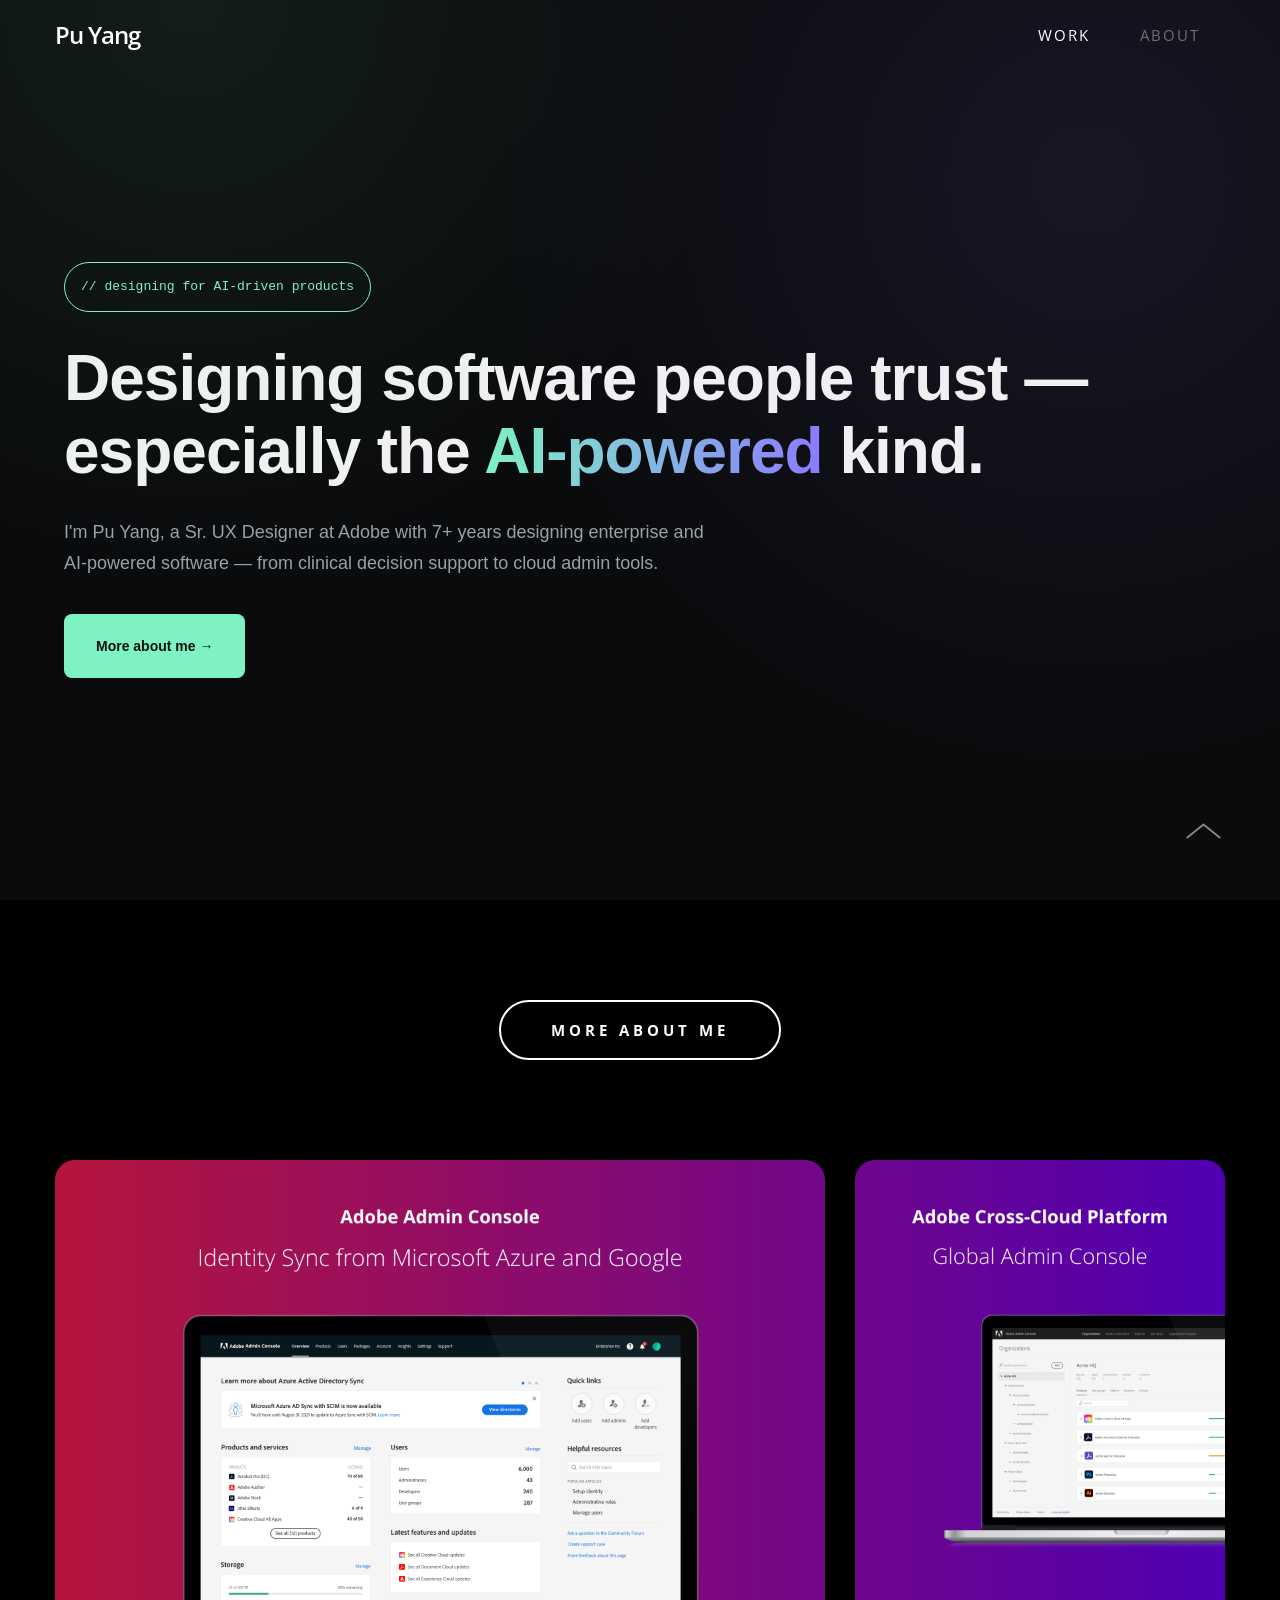
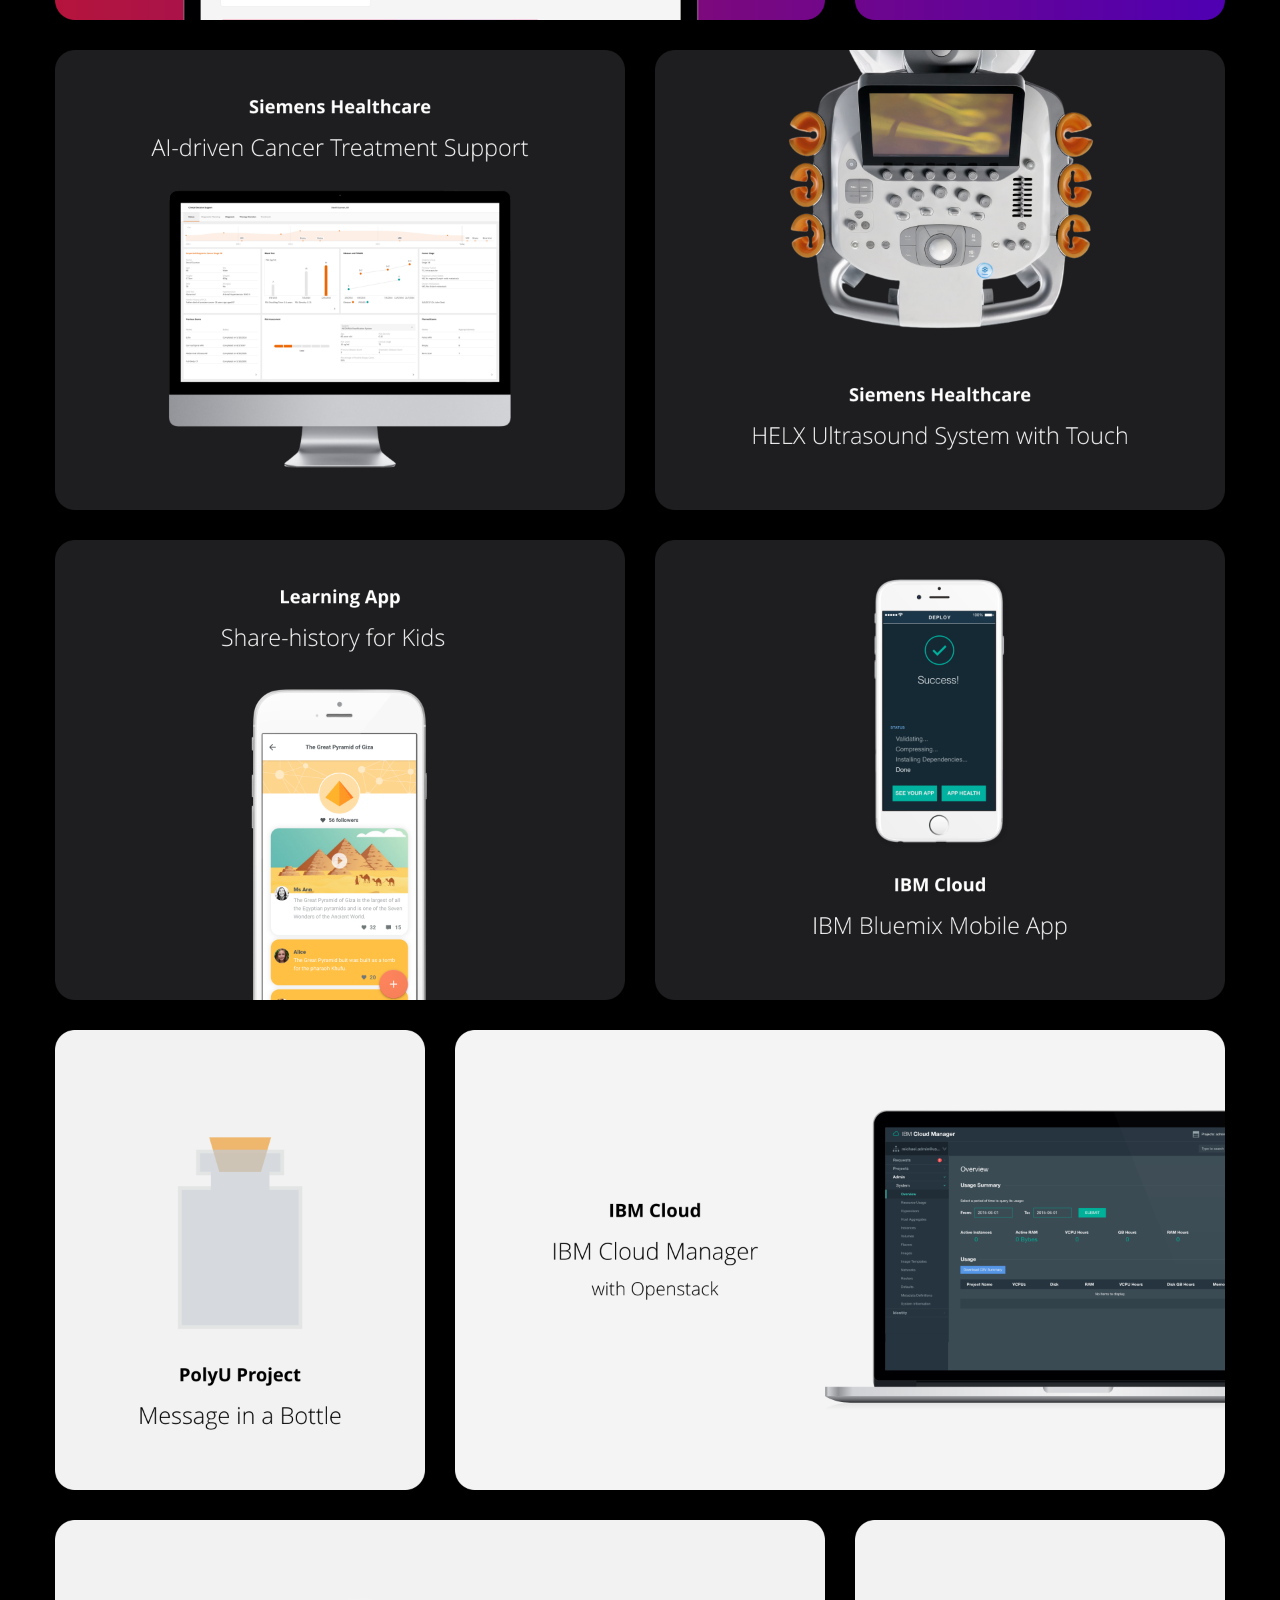
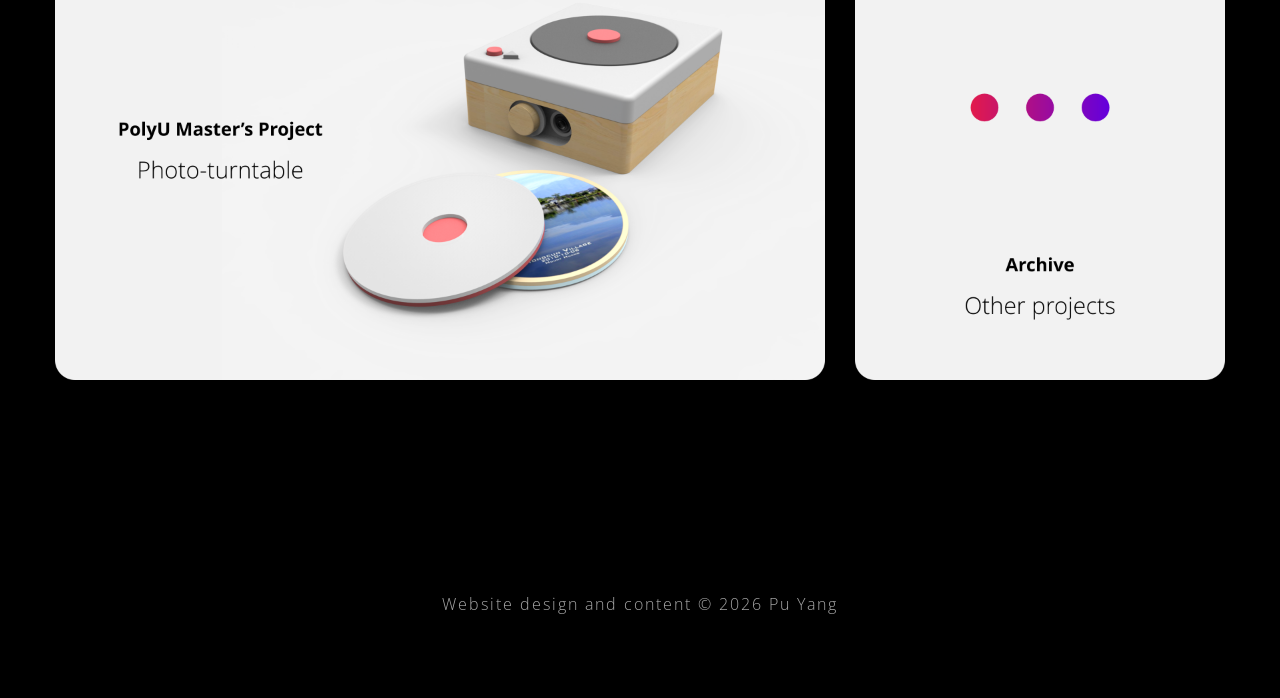
<file: index.html>
<!DOCTYPE html>
<html lang="en-US" data-version="3.0.16">
	<head>
		<meta charset="UTF-8" />
		<meta name="viewport" content="width=device-width, initial-scale=1.0, maximum-scale=1.0" />
		<meta name="description" content="My Portfolio">
		<title>Pu Yang</title>

		<link type="text/css" rel="stylesheet" href="wp-content/themes/semplice/css/reset.css">
		<link data-fontset-id="ce-fontset" href="https://fonts.googleapis.com/css?family=Open+Sans:300,300italic,400,400italic,600,600italic,700,700italic" rel="stylesheet" type="text/css"><link data-fontset-id="ce-fontset" href="https://fonts.googleapis.com/css?family=PT+Serif:400,400italic" rel="stylesheet" type="text/css"><style id="ce-fontset" type="text/css">.light,.light_italic{font-family:"Open Sans", Arial, sans-serif;font-weight:300;}.regular,.regular_italic{font-family:"Open Sans", Arial, sans-serif;font-weight:400;}.semibold,.semibold_italic{font-family:"Open Sans", Arial, sans-serif;font-weight:600;}.bold,.bold_italic,strong,b{font-family:"Open Sans", Arial, sans-serif;font-weight:700;}.custom_one,.custom_one_italic{font-family:"PT Serif", Georgia, serif;font-weight:400;}.light_italic, .regular_italic, .semibold_italic, .bold_italic, .custom_one_italic {font-style:italic}.wysiwyg-ce h1, .wysiwyg-ce h2, .wysiwyg-ce h3, .wysiwyg-ce h4, .wysiwyg-ce h5, .wysiwyg-ce h6, #semplice h1, #semplice h2, #semplice h3, #semplice h4, #semplice h5, #semplice h6 { font-weight: 700; }</style>		<link type="text/css" rel="stylesheet" href="wp-content/themes/semplice/style.css">
		<style type="text/css" id="semplice-custom-css">.cover-62 .cover-headline h1 { font-size: 45px !important; line-height: 60px !important; }@media (min-width: 980px) and (max-width: 1199px) {.cover-62 .cover-headline h1 { font-size: 30px !important; line-height: 34.615384615385px !important; }}@media (min-width: 768px) and (max-width: 979px) {.cover-62 .cover-headline h1 { font-size: 26.470588235294px !important; line-height: 32.142857142857px !important; }}@media (max-width: 767px) {.cover-62 .cover-headline h1 { font-size: 17.307692307692px !important; line-height: 20.454545454545px !important; }}@media (max-width: 567px) {.cover-62 .cover-headline h1 { font-size: 13.235294117647px !important; line-height: 15px !important; }}#content { height: 100%; }.cover-62, .cover-62 .cover-image, .cover-62 .video-fadein { background-color: #000000 !important; }.cover-62 .cover-video-responsive { background-image: url(wp-content/uploads/2021/01/Group-172780@2x.png); }.cover-62 .cover-video-responsive { background-position: 50% 0; }.cover-62 .cover-video { opacity: 0.35}.cover-62 { background: #000000}.cover-62 .cover-headline h1 { color: #ffffff !important; }.cover-62 .cover-headline h1 { text-transform: none !important; }.bar { background: #d84c36 !important; }.cover-62 .see-more:hover .icon { transform: scale(1.15);-ms-transform: scale(1.15);-webkit-transform: scale(1.15); }div.logo a { color: #ffffff !important; }header { top: -70px; }#fullscreen-menu { top: 70px; }#navbar, .controls a, div.loader, div.header-icon, #navbar-bg, .controls a span { height: 70px; }div.logo h1 { line-height: 70px !important; }.controls a svg, div.header-icon { margin-top: 23px !important; }section#blog, .post-password-form, section#not-found { margin-top: 70px !important; }.menu-style-nobutton ul li a, nav.standard ul li a { line-height: 70px !important; }.title-top { top: 70px; }.logo svg { margin-top: 24px; }#navbar-bg { background: #161617 !important; }#fullscreen-menu { background: rgb(0, 0, 0); background: rgba(0, 0, 0, 1); }#navbar-bg { opacity: 1; }#navbar { border-bottom: 1px solid transparent !important; }.transparent { opacity: 0 !important; }@media (max-width: 767px) {.transparent { background: #161617 !important; }}#navbar .controls a .nav-icon { background: #707070 !important; }#navbar .controls a svg { fill: #707070 !important; }#fullscreen-menu .menu-inner nav ul li a, .follow-links ul li a svg, nav.standard ul li a { letter-spacing: 2px !important; }#fullscreen-menu .menu-inner nav ul li a, .follow-links ul li a svg, nav.standard ul li a { text-transform: uppercase !important; }#navbar .controls a.project-panel-button { margin-right: -10px; padding-left: 10px; }nav.standard ul li a { padding: 0px 25px; }#fullscreen-menu .menu-inner nav { padding: 40px 0px; }#fullscreen-menu .menu-inner nav ul li a, .follow-links ul li a svg, nav.standard ul li a { color: #707070 !important; }.follow-links ul li a svg { fill: #707070 !important; }nav.standard ul li a { text-decoration: none !important; }#fullscreen-menu .menu-inner nav ul li a { border-color: #e6e6e6 !important; }#fullscreen-menu .menu-inner nav ul li.current-menu-item a, #fullscreen-menu .menu-inner nav ul li.current_page_item a, nav.standard ul li.current-menu-item a, nav.standard ul li.current_page_item a, #fullscreen-menu .menu-inner nav ul li.current-menu-item a:hover, #fullscreen-menu .menu-inner nav ul li.current_page_item a:hover, nav.standard ul li.current-menu-item a:hover, nav.standard ul li.current_page_item a:hover, .is-work nav.standard ul li.portfolio-grid a, .is-work #fullscreen-menu .menu-inner nav ul li.portfolio-grid a { color: #ffffff !important; }nav.standard ul li.current-menu-item a, nav.standard ul li.current_page_item a, nav.standard ul li.current-menu-item a:hover, nav.standard ul li.current_page_item a:hover, .is-work nav.standard ul li.portfolio-grid a { text-decoration: none !important; }#fullscreen-menu .menu-inner nav ul li.current-menu-item a, #fullscreen-menu .menu-inner nav ul li.current_page_item a, #fullscreen-menu .menu-inner nav ul li.current-menu-item a:hover, #fullscreen-menu .menu-inner nav ul li.current_page_item a:hover, .is-work #fullscreen-menu .menu-inner nav ul li.portfolio-grid a { border-color: #000000 !important; }#fullscreen-menu .menu-inner nav ul li a:hover, .follow-links ul li a svg, nav.standard ul li a:hover { color: #d84c36 !important; }.follow-links ul li a:hover svg { fill: #d84c36 !important; }nav.standard ul li a:hover { text-decoration: none !important; }#fullscreen-menu .menu-inner nav ul li a:hover { border-color: #000000 !important; }nav.standard ul li a:hover { background: transparent !important; }nav.standard ul li a { font-size: 15px !important; }#fullscreen-menu .menu-inner nav { margin-top: 70px !important; }#fullscreen-menu .menu-inner nav { top: 70px; transform: translate(0px, 0px); -webkit-transform: translate(0px, 0px); }#fullscreen-menu .menu-inner nav ul li { text-align: center; }#fullscreen-menu .menu-inner .follow-links { background: rgb(255, 255, 255); background: rgba(255, 255, 255, 1); }#fullscreen-menu .menu-inner .follow-links ul li a { padding-top: 5px; padding-bottom: 5px; }#fullscreen-menu .menu-inner .follow-links { border-top: 1px solid transparent !important; }#fullscreen-menu .menu-inner .follow-links ul li a { padding-right: 10px; padding-left: 10px; }#fullscreen-menu .menu-inner .follow-links ul li a svg { fill: #aaaaaa !important; }#fullscreen-menu .menu-inner .follow-links ul li a:hover svg { fill: #000000 !important; }#fullscreen-menu .menu-inner .follow-links ul li a:hover { background: #ffffff !important; }.share-box { background: #ffffff !important; }.share-icons-wrapper p { color: #000000 !important; }.share-icon a svg { fill: #000000 !important; }body {background-color: #ffffff !important;}header { top: 0px !important; opacity: 1; }.fade-content, #project-panel-footer, #blog { opacity: 1 }.no-gutter-grid-sizer { width: 8.3333% !important; }.no-gutter-gutter-sizer { width: 0px; }.remove-gutter-yes { margin: 0px !important; }.masonry-span0{ width: 0% !important; float: left; }.masonry-span1{ width: 8.3333% !important; float: left; }.masonry-span2{ width: 16.6667% !important; float: left; }.masonry-span3{ width: 25% !important; float: left; }.masonry-span4{ width: 33.3333% !important; float: left; }.masonry-span5{ width: 41.6667% !important; float: left; }.masonry-span6{ width: 50% !important; float: left; }.masonry-span7{ width: 58.3333% !important; float: left; }.masonry-span8{ width: 66.6667% !important; float: left; }.masonry-span9{ width: 75% !important; float: left; }.masonry-span10{ width: 83.3333% !important; float: left; }.masonry-span11{ width: 91.6667% !important; float: left; }.masonry-span12{ width: 100% !important; float: left; }@media (max-width: 767px) {.masonry-span1, .masonry-span2, .masonry-span3, .masonry-span4, .masonry-span5, .masonry-span6, .masonry-span7, .masonry-span8, .masonry-span9, .masonry-span10, .masonry-span11, .masonry-span12 { width: 100% !important; }}.lightbox-overlay { background-color: rgba(255,255,255,0.98); -webkit-animation: fadein 0.35s; -moz-animation: fadein 0.35s; -ms-animation: fadein 0.35s; -o-animation: fadein 0.35s; animation: fadein 0.35s; }@keyframes fadein { from { background-color: rgba(255,255,255,0); } to { background-color: rgba(255,255,255,0.98); } }@-moz-keyframes fadein { from { background-color: rgba(255,255,255,0); } to { background-color: rgba(255,255,255,0.98); } }@-webkit-keyframes fadein { from { background-color: rgba(255,255,255,0); } to { background-color: rgba(255,255,255,0.98); } }@-ms-keyframes fadein { from { background-color: rgba(255,255,255,0); } to { background-color: rgba(255,255,255,0.98); } }@-o-keyframes fadein { from { background-color: rgba(255,255,255,0); } to { background-color: rgba(255,255,255,0.98); } }</style>

<link rel='stylesheet' id='wp-block-library-css' href='assets/vendor/css/block-library.min.css' type='text/css' media='all' />
<style id='wp-block-library-inline-css' type='text/css'>
.has-text-align-justify{text-align:justify;}
</style>
<style id='classic-theme-styles-inline-css' type='text/css'>
/*! This file is auto-generated */
.wp-block-button__link{color:#fff;background-color:#32373c;border-radius:9999px;box-shadow:none;text-decoration:none;padding:calc(.667em + 2px) calc(1.333em + 2px);font-size:1.125em}.wp-block-file__button{background:#32373c;color:#fff;text-decoration:none}
</style>
<style id='global-styles-inline-css' type='text/css'>
body{--wp--preset--color--black: #000000;--wp--preset--color--cyan-bluish-gray: #abb8c3;--wp--preset--color--white: #ffffff;--wp--preset--color--pale-pink: #f78da7;--wp--preset--color--vivid-red: #cf2e2e;--wp--preset--color--luminous-vivid-orange: #ff6900;--wp--preset--color--luminous-vivid-amber: #fcb900;--wp--preset--color--light-green-cyan: #7bdcb5;--wp--preset--color--vivid-green-cyan: #00d084;--wp--preset--color--pale-cyan-blue: #8ed1fc;--wp--preset--color--vivid-cyan-blue: #0693e3;--wp--preset--color--vivid-purple: #9b51e0;--wp--preset--gradient--vivid-cyan-blue-to-vivid-purple: linear-gradient(135deg,rgba(6,147,227,1) 0%,rgb(155,81,224) 100%);--wp--preset--gradient--light-green-cyan-to-vivid-green-cyan: linear-gradient(135deg,rgb(122,220,180) 0%,rgb(0,208,130) 100%);--wp--preset--gradient--luminous-vivid-amber-to-luminous-vivid-orange: linear-gradient(135deg,rgba(252,185,0,1) 0%,rgba(255,105,0,1) 100%);--wp--preset--gradient--luminous-vivid-orange-to-vivid-red: linear-gradient(135deg,rgba(255,105,0,1) 0%,rgb(207,46,46) 100%);--wp--preset--gradient--very-light-gray-to-cyan-bluish-gray: linear-gradient(135deg,rgb(238,238,238) 0%,rgb(169,184,195) 100%);--wp--preset--gradient--cool-to-warm-spectrum: linear-gradient(135deg,rgb(74,234,220) 0%,rgb(151,120,209) 20%,rgb(207,42,186) 40%,rgb(238,44,130) 60%,rgb(251,105,98) 80%,rgb(254,248,76) 100%);--wp--preset--gradient--blush-light-purple: linear-gradient(135deg,rgb(255,206,236) 0%,rgb(152,150,240) 100%);--wp--preset--gradient--blush-bordeaux: linear-gradient(135deg,rgb(254,205,165) 0%,rgb(254,45,45) 50%,rgb(107,0,62) 100%);--wp--preset--gradient--luminous-dusk: linear-gradient(135deg,rgb(255,203,112) 0%,rgb(199,81,192) 50%,rgb(65,88,208) 100%);--wp--preset--gradient--pale-ocean: linear-gradient(135deg,rgb(255,245,203) 0%,rgb(182,227,212) 50%,rgb(51,167,181) 100%);--wp--preset--gradient--electric-grass: linear-gradient(135deg,rgb(202,248,128) 0%,rgb(113,206,126) 100%);--wp--preset--gradient--midnight: linear-gradient(135deg,rgb(2,3,129) 0%,rgb(40,116,252) 100%);--wp--preset--font-size--small: 13px;--wp--preset--font-size--medium: 20px;--wp--preset--font-size--large: 36px;--wp--preset--font-size--x-large: 42px;--wp--preset--spacing--20: 0.44rem;--wp--preset--spacing--30: 0.67rem;--wp--preset--spacing--40: 1rem;--wp--preset--spacing--50: 1.5rem;--wp--preset--spacing--60: 2.25rem;--wp--preset--spacing--70: 3.38rem;--wp--preset--spacing--80: 5.06rem;--wp--preset--shadow--natural: 6px 6px 9px rgba(0, 0, 0, 0.2);--wp--preset--shadow--deep: 12px 12px 50px rgba(0, 0, 0, 0.4);--wp--preset--shadow--sharp: 6px 6px 0px rgba(0, 0, 0, 0.2);--wp--preset--shadow--outlined: 6px 6px 0px -3px rgba(255, 255, 255, 1), 6px 6px rgba(0, 0, 0, 1);--wp--preset--shadow--crisp: 6px 6px 0px rgba(0, 0, 0, 1);}:where(.is-layout-flex){gap: 0.5em;}:where(.is-layout-grid){gap: 0.5em;}body .is-layout-flow > .alignleft{float: left;margin-inline-start: 0;margin-inline-end: 2em;}body .is-layout-flow > .alignright{float: right;margin-inline-start: 2em;margin-inline-end: 0;}body .is-layout-flow > .aligncenter{margin-left: auto !important;margin-right: auto !important;}body .is-layout-constrained > .alignleft{float: left;margin-inline-start: 0;margin-inline-end: 2em;}body .is-layout-constrained > .alignright{float: right;margin-inline-start: 2em;margin-inline-end: 0;}body .is-layout-constrained > .aligncenter{margin-left: auto !important;margin-right: auto !important;}body .is-layout-constrained > :where(:not(.alignleft):not(.alignright):not(.alignfull)){max-width: var(--wp--style--global--content-size);margin-left: auto !important;margin-right: auto !important;}body .is-layout-constrained > .alignwide{max-width: var(--wp--style--global--wide-size);}body .is-layout-flex{display: flex;}body .is-layout-flex{flex-wrap: wrap;align-items: center;}body .is-layout-flex > *{margin: 0;}body .is-layout-grid{display: grid;}body .is-layout-grid > *{margin: 0;}:where(.wp-block-columns.is-layout-flex){gap: 2em;}:where(.wp-block-columns.is-layout-grid){gap: 2em;}:where(.wp-block-post-template.is-layout-flex){gap: 1.25em;}:where(.wp-block-post-template.is-layout-grid){gap: 1.25em;}.has-black-color{color: var(--wp--preset--color--black) !important;}.has-cyan-bluish-gray-color{color: var(--wp--preset--color--cyan-bluish-gray) !important;}.has-white-color{color: var(--wp--preset--color--white) !important;}.has-pale-pink-color{color: var(--wp--preset--color--pale-pink) !important;}.has-vivid-red-color{color: var(--wp--preset--color--vivid-red) !important;}.has-luminous-vivid-orange-color{color: var(--wp--preset--color--luminous-vivid-orange) !important;}.has-luminous-vivid-amber-color{color: var(--wp--preset--color--luminous-vivid-amber) !important;}.has-light-green-cyan-color{color: var(--wp--preset--color--light-green-cyan) !important;}.has-vivid-green-cyan-color{color: var(--wp--preset--color--vivid-green-cyan) !important;}.has-pale-cyan-blue-color{color: var(--wp--preset--color--pale-cyan-blue) !important;}.has-vivid-cyan-blue-color{color: var(--wp--preset--color--vivid-cyan-blue) !important;}.has-vivid-purple-color{color: var(--wp--preset--color--vivid-purple) !important;}.has-black-background-color{background-color: var(--wp--preset--color--black) !important;}.has-cyan-bluish-gray-background-color{background-color: var(--wp--preset--color--cyan-bluish-gray) !important;}.has-white-background-color{background-color: var(--wp--preset--color--white) !important;}.has-pale-pink-background-color{background-color: var(--wp--preset--color--pale-pink) !important;}.has-vivid-red-background-color{background-color: var(--wp--preset--color--vivid-red) !important;}.has-luminous-vivid-orange-background-color{background-color: var(--wp--preset--color--luminous-vivid-orange) !important;}.has-luminous-vivid-amber-background-color{background-color: var(--wp--preset--color--luminous-vivid-amber) !important;}.has-light-green-cyan-background-color{background-color: var(--wp--preset--color--light-green-cyan) !important;}.has-vivid-green-cyan-background-color{background-color: var(--wp--preset--color--vivid-green-cyan) !important;}.has-pale-cyan-blue-background-color{background-color: var(--wp--preset--color--pale-cyan-blue) !important;}.has-vivid-cyan-blue-background-color{background-color: var(--wp--preset--color--vivid-cyan-blue) !important;}.has-vivid-purple-background-color{background-color: var(--wp--preset--color--vivid-purple) !important;}.has-black-border-color{border-color: var(--wp--preset--color--black) !important;}.has-cyan-bluish-gray-border-color{border-color: var(--wp--preset--color--cyan-bluish-gray) !important;}.has-white-border-color{border-color: var(--wp--preset--color--white) !important;}.has-pale-pink-border-color{border-color: var(--wp--preset--color--pale-pink) !important;}.has-vivid-red-border-color{border-color: var(--wp--preset--color--vivid-red) !important;}.has-luminous-vivid-orange-border-color{border-color: var(--wp--preset--color--luminous-vivid-orange) !important;}.has-luminous-vivid-amber-border-color{border-color: var(--wp--preset--color--luminous-vivid-amber) !important;}.has-light-green-cyan-border-color{border-color: var(--wp--preset--color--light-green-cyan) !important;}.has-vivid-green-cyan-border-color{border-color: var(--wp--preset--color--vivid-green-cyan) !important;}.has-pale-cyan-blue-border-color{border-color: var(--wp--preset--color--pale-cyan-blue) !important;}.has-vivid-cyan-blue-border-color{border-color: var(--wp--preset--color--vivid-cyan-blue) !important;}.has-vivid-purple-border-color{border-color: var(--wp--preset--color--vivid-purple) !important;}.has-vivid-cyan-blue-to-vivid-purple-gradient-background{background: var(--wp--preset--gradient--vivid-cyan-blue-to-vivid-purple) !important;}.has-light-green-cyan-to-vivid-green-cyan-gradient-background{background: var(--wp--preset--gradient--light-green-cyan-to-vivid-green-cyan) !important;}.has-luminous-vivid-amber-to-luminous-vivid-orange-gradient-background{background: var(--wp--preset--gradient--luminous-vivid-amber-to-luminous-vivid-orange) !important;}.has-luminous-vivid-orange-to-vivid-red-gradient-background{background: var(--wp--preset--gradient--luminous-vivid-orange-to-vivid-red) !important;}.has-very-light-gray-to-cyan-bluish-gray-gradient-background{background: var(--wp--preset--gradient--very-light-gray-to-cyan-bluish-gray) !important;}.has-cool-to-warm-spectrum-gradient-background{background: var(--wp--preset--gradient--cool-to-warm-spectrum) !important;}.has-blush-light-purple-gradient-background{background: var(--wp--preset--gradient--blush-light-purple) !important;}.has-blush-bordeaux-gradient-background{background: var(--wp--preset--gradient--blush-bordeaux) !important;}.has-luminous-dusk-gradient-background{background: var(--wp--preset--gradient--luminous-dusk) !important;}.has-pale-ocean-gradient-background{background: var(--wp--preset--gradient--pale-ocean) !important;}.has-electric-grass-gradient-background{background: var(--wp--preset--gradient--electric-grass) !important;}.has-midnight-gradient-background{background: var(--wp--preset--gradient--midnight) !important;}.has-small-font-size{font-size: var(--wp--preset--font-size--small) !important;}.has-medium-font-size{font-size: var(--wp--preset--font-size--medium) !important;}.has-large-font-size{font-size: var(--wp--preset--font-size--large) !important;}.has-x-large-font-size{font-size: var(--wp--preset--font-size--x-large) !important;}
.wp-block-navigation a:where(:not(.wp-element-button)){color: inherit;}
:where(.wp-block-post-template.is-layout-flex){gap: 1.25em;}:where(.wp-block-post-template.is-layout-grid){gap: 1.25em;}
:where(.wp-block-columns.is-layout-flex){gap: 2em;}:where(.wp-block-columns.is-layout-grid){gap: 2em;}
.wp-block-pullquote{font-size: 1.5em;line-height: 1.6;}
</style>
<link rel='stylesheet' id='mediaelement-css' href='assets/vendor/mediaelement/mediaelementplayer-legacy.min.css' type='text/css' media='all' />
<link rel='stylesheet' id='wp-mediaelement-css' href='assets/vendor/mediaelement/wp-mediaelement.min.css' type='text/css' media='all' />
<script type="text/javascript" src="assets/vendor/jquery/jquery.min.js" id="jquery-core-js"></script>
<script type="text/javascript" src="assets/vendor/jquery/jquery-migrate.min.js" id="jquery-migrate-js"></script>

<link rel="canonical" href="index.html" />

<!-- Jetpack Open Graph Tags -->
<meta property="og:type" content="website" />
<meta property="og:title" content="Pu Yang" />
<meta property="og:description" content="My Portfolio" />
<meta property="og:url" content="./" />
<meta property="og:site_name" content="Pu Yang" />
<meta property="og:image" content="./wp-content/uploads/2021/03/cropped-Group-168716@2x.png" />
<meta property="og:image:width" content="512" />
<meta property="og:image:height" content="512" />
<meta property="og:locale" content="en_US" />
<meta name="twitter:text:title" content="Work" />
<meta name="twitter:image" content="./wp-content/uploads/2021/03/cropped-Group-168716@2x-270x270.png" />
<meta name="twitter:card" content="summary" />

<!-- End Jetpack Open Graph Tags -->
<link rel="icon" href="wp-content/uploads/2021/03/cropped-Group-168716@2x-32x32.png" sizes="32x32" />
<link rel="icon" href="wp-content/uploads/2021/03/cropped-Group-168716@2x-192x192.png" sizes="192x192" />
<link rel="apple-touch-icon" href="wp-content/uploads/2021/03/cropped-Group-168716@2x-180x180.png" />
<meta name="msapplication-TileImage" content="./wp-content/uploads/2021/03/cropped-Group-168716@2x-270x270.png" />
		<!-- Facebook -->
		<meta property="og:title" content="Pu Yang" />
		<meta property="og:url" content="./" />
		<meta property="og:site_name" content="Pu Yang"/>
							<meta property="og:image" content="" />
		   
		<!-- bottom admin bar -->
		<style>html{margin-top:0px!important;}#wpadminbar{top:auto!important;bottom:0;}}</style>

		<!-- Option B style hero banner -->
		<style>
			.hero-b{position:relative;min-height:100vh;display:flex;align-items:center;overflow:hidden;padding:140px 64px 100px;box-sizing:border-box;
			    background:#0a0b0d;background-image:radial-gradient(circle at 15% 0%, rgba(126,242,195,.08), transparent 40%),
			                       radial-gradient(circle at 85% 20%, rgba(139,123,255,.10), transparent 45%);}
			.hero-b video{position:absolute;inset:0;width:100%;height:100%;object-fit:cover;opacity:.6;filter:grayscale(20%) brightness(.85);}
			.hero-b-inner{position:relative;z-index:2;max-width:1100px;font-family:"Helvetica Neue",Arial,sans-serif;}
			.hero-b-tag{display:inline-block;font-family:ui-monospace,SFMono-Regular,Menlo,monospace;font-size:13px;color:#7ef2c3;
			    border:1px solid #7ef2c3;padding:8px 16px;border-radius:100px;margin-bottom:30px;}
			.hero-b-headline{font-size:clamp(34px,5.2vw,64px);line-height:1.15;font-weight:700;color:#eef0f2;margin:0 0 28px;letter-spacing:-1px;}
			.hero-b-headline .grad{background:linear-gradient(90deg,#7ef2c3,#8b7bff);-webkit-background-clip:text;background-clip:text;color:transparent;}
			.hero-b-sub{font-size:18px;line-height:1.7;color:#9aa0a6;max-width:640px;margin:0 0 36px;font-family:"Helvetica Neue",Arial,sans-serif;}
			.hero-b-btn{display:inline-flex;align-items:center;gap:8px;background:#7ef2c3;color:#06110c;padding:16px 32px;
			    border-radius:8px;font-size:14px;font-weight:700;font-family:"Helvetica Neue",Arial,sans-serif;transition:.25s;text-decoration:none;}
			.hero-b-btn:hover{transform:translateY(-2px);box-shadow:0 10px 30px -8px rgba(126,242,195,.5);}
		</style>
	</head>
	<body class="home page-template-default page page-id-62 no-transitions mejs-semplice-ui">
						<header >
			<div id="navbar-bg" class="transparent" data-transparent-bar="true" data-navbar-opacity="1" data-dropdown-transparent="disabled"><!-- header bar background --></div>
			<div id="navbar">
			<div class="container"><div class="row"><div class="span12 navbar-inner"><div class="logo twenty"><h1 class="semibold"><nobr><a id="logo" href="index.html">Pu Yang</a></nobr></h1></div><div class="nav-wrapper"><nav class="standard regular"><div class="menu"><ul>
<li class="page_item page-item-62 current_page_item"><a href="index.html" aria-current="page">Work</a></li>
<li class="page_item page-item-284"><a href="about/">About</a></li>
</ul></div>
</nav><div class="controls">
					<a class="open-nav menu-responsive">
						<span class="nav-icon"></span>
					</a>
				</div></div></div></div></div>			</div>
		</header>
		<div id="fullscreen-menu" class="standard-height">
			<div class="menu-inner">
				<nav class="fs-26px light">
					<div class="menu"><ul>
<li class="page_item page-item-62 current_page_item"><a href="index.html" aria-current="page">Work</a></li>
<li class="page_item page-item-284"><a href="about/">About</a></li>
</ul></div>
				</nav>
				<div class="follow-links">
					<ul>
											</ul>
				</div>
			</div>
		</div>
		<div id="wrapper">
			<div id="content">

						<div class="hero-b">
			<video autoplay muted loop playsinline>
				<source src="wp-content/uploads/2021/08/Homepage_new_loop.mp4" type="video/mp4">
			</video>
			<div class="hero-b-inner">
				<span class="hero-b-tag">// designing for AI-driven products</span>
				<h1 class="hero-b-headline">Designing software people trust —<br>especially the <span class="grad">AI-powered</span> kind.</h1>
				<p class="hero-b-sub">I'm Pu Yang, a Sr. UX Designer at Adobe with 7+ years designing enterprise and AI-powered software — from clinical decision support to cloud admin tools.</p>
				<a class="hero-b-btn" href="about/">More about me →</a>
			</div>
				</div>
			<!-- content fade -->
			<div class="fade-content">
				<div id="content-holder" class=""><div id="content_2e7n1bdjj" class="multi-column" data-sort="1">

				<div class="mc-content-container" style="padding-top: 100px;background-color: #000000;" data-content-id="content_2e7n1bdjj" data-content-type="multi-column"><div id="masonry-content_2e7n1bdjj" class="container" style="background-color: transparent; position: relative; height: 60px;"><div class="row"><div class="grid-sizer"></div><div class="gutter-sizer"></div><div class="span3 masonry-item remove-gutter- masonry-offset" style="background-color: transparent; position: absolute; left: 0px; top: 0px;"><!-- Masonry offset --></div><div class="span6 masonry-item remove-gutter-" style="background-color: transparent; position: absolute; left: 300px; top: 0px;"><div class="mc-sub-content-container" style="background-color: transparent;" data-content-id="content_2e7n1bdjj" data-content-type="multi-column" data-modules-array="button">
				<div class="single-edit" style="display: none;">
					<ul>
						<li><a class="edit-single" data-single-edit-content-id="column_content_mad2proki" data-single-edit-column-id="#column_g009p4cso" data-single-edit-content-type="custom-module">Single Edit</a></li>
						<li><a class="edit-column">Column Edit</a></li>
					</ul>
				</div>
			<div class="is-shortcode"><div class="executed"><script type="text/javascript">(function($){$(document).ready(function(){$("head").append('<style type="text/css">#content_2e7n1bdjj #button_column_content_mad2proki:hover {background-color:#d84c36 !important;color:#ffffff !important;border-color:#d84c36 !important;letter-spacing:4px !important;}</style>');});})(jQuery);</script><div class="button-wrapper" style="width: 100%; text-align: center;"><a id="button_column_content_mad2proki" href="about/" target="_self" data-font-size="15px" class="ce-button  bold" style="width: auto !important;color:#ffffff;letter-spacing:4px;background-color:transparent;padding:15px 50px 15px 50px !important;border-width:2px !important;border-color:#ffffff;border-radius:100px !important;-moz-border-radius:100px !important;-webkit-border-radius:100px !important;">MORE ABOUT ME</a></div></div><div class="unexecuted">[unex_ce_button id="content_2e7n1bdjj,column_content_mad2proki" button_text_color="#ffffff" button_font="bold" button_font_size="15px" button_width="auto" button_alignment="center" button_text_spacing="4px" button_bg_color="transparent" button_padding="15px 50px 15px 50px" button_border_width="2px" button_border_color="#ffffff" button_border_radius="100px" button_text_hover_color="#ffffff" button_text_spacing_hover="4px" button_bg_hover_color="#d84c36" button_border_hover_color="#d84c36" button_link="./about/" button_link_type="url" button_link_target="_self" has_container="" in_column="1"]MORE ABOUT ME[/ce_button]</div></div></div></div></div></div>
		<script type="text/javascript">
			(function ($) {
				$(document).ready(function () {
					/* init masonry */
					var $grid = $("#masonry-content_2e7n1bdjj");

					$grid.masonry({
						itemSelector: ".masonry-item",
						columnWidth: ".grid-sizer",
						gutter: ".gutter-sizer",
						transitionDuration: 0,
						isResizable: true,

					});

                	/* layout Masonry after each image loads */
                	$grid.imagesLoaded().progress(function() {
	                  	$grid.masonry("layout");
                	});

				});
			})(jQuery);
		</script>
		</div></div><div id="content_ene4fbmjj" class="content-thumbnails" data-sort="1">

				<div class="content-container" style="padding-top: 100px;padding-bottom: 100px;background-color: #000000;" data-content-id="content_ene4fbmjj" data-content-type="content-thumbnails"><div class="thumbs-content"><section id="thumbnails"><div id="masonry-content_ene4fbmjj" class="container"><div class="grid-sizer"></div><div class="gutter-sizer"></div><div style="line-height: 0 !important; font-size: 0 !important;" class="thumb grid-item masonry-thumbs-item masonry-content_ene4fbmjj-item masonry-content_ene4fbmjj-item-0 span8" data-thumb-src="./wp-content/uploads/2020/12/big1-1.png"><a href="work/microsoft-azure-and-google-sync/" title="Microsoft Azure Sync and Google Sync"><div class="thumb-inner"><div class="thumb-hover" style="background-color: rgb(0, 0, 0) !important; background-color: rgba(0, 0, 0, 0.80) !important;background-image: url(wp-content/uploads/2020/12/view1.png); background-repeat: no-repeat; background-position: center center; !important;background-size: cover !important;"><h3 class="light fs-22px lh-22px" style="text-align: left; top: 0;display: none;color: #ffffff !important;">Microsoft Azure Sync and Google Sync<br /><span class="regular fs-14px lh-14px" style="color: #999999 !important;">ADOBE</span></h3></div><img decoding="async" alt="Microsoft Azure Sync and Google Sync" src="wp-content/uploads/2020/12/big1-1.png" /></div></a></div><div style="line-height: 0 !important; font-size: 0 !important;" class="thumb grid-item masonry-thumbs-item masonry-content_ene4fbmjj-item masonry-content_ene4fbmjj-item-1 span4" data-thumb-src="./wp-content/uploads/2020/11/big2.png"><a href="work/adobe-global-admin-console/" title="Global Admin Console"><div class="thumb-inner"><div class="thumb-hover" style="background-color: rgb(0, 0, 0) !important; background-color: rgba(0, 0, 0, 0.80) !important;background-image: url(wp-content/uploads/2020/11/view2.png); background-repeat: no-repeat; background-position: center center; !important;background-size: cover !important;"><h3 class="light fs-22px lh-22px" style="text-align: center; 
							top: 50%; 
							-webkit-transform: translateY(-50%);
							-moz-transform: translateY(-50%);
							-ms-transform: translateY(-50%);
							transform: translateY(-50%);
						display: none;color: #ffffff !important;">Global Admin Console<br /><span class="regular fs-14px lh-14px" style="color: #999999 !important;">ADOBE</span></h3></div><img decoding="async" alt="Global Admin Console" src="wp-content/uploads/2020/11/big2.png" /></div></a></div><div style="line-height: 0 !important; font-size: 0 !important;" class="thumb grid-item masonry-thumbs-item masonry-content_ene4fbmjj-item masonry-content_ene4fbmjj-item-2 span6" data-thumb-src="./wp-content/uploads/2017/08/ai.png"><a href="work/decision-support-for-cancer-treatment/" title="AI-driven Cancer Treatment Support"><div class="thumb-inner"><div class="thumb-hover" style="background-color: rgb(0, 0, 0) !important; background-color: rgba(0, 0, 0, 0.80) !important;background-image: url(wp-content/uploads/2021/01/view_3@2x.png); background-repeat: no-repeat; background-position: center center; !important;background-size: cover !important;"><h3 class="light fs-22px lh-22px" style="text-align: center; 
							top: 50%; 
							-webkit-transform: translateY(-50%);
							-moz-transform: translateY(-50%);
							-ms-transform: translateY(-50%);
							transform: translateY(-50%);
						display: none;color: #000000 !important;">AI-driven Cancer Treatment Support<br /><span class="semibold fs-14px lh-14px" style="color: #000000 !important;">SIEMENS HEALTHCARE</span></h3></div><img decoding="async" alt="AI-driven Cancer Treatment Support" src="wp-content/uploads/2017/08/ai.png" /></div></a></div><div style="line-height: 0 !important; font-size: 0 !important;" class="thumb grid-item masonry-thumbs-item masonry-content_ene4fbmjj-item masonry-content_ene4fbmjj-item-3 span6" data-thumb-src="./wp-content/uploads/2017/05/5-1.png"><a href="work/helx-touch/" title="Helx Ultrasound System with Touch"><div class="thumb-inner"><div class="thumb-hover" style="background-color: rgb(0, 0, 0) !important; background-color: rgba(0, 0, 0, 0.80) !important;background-image: url(wp-content/uploads/2021/01/view_3@2x.png); background-repeat: no-repeat; background-position: center center; !important;background-size: cover !important;"><h3 class="light fs-22px lh-22px" style="text-align: center; 
							top: 50%; 
							-webkit-transform: translateY(-50%);
							-moz-transform: translateY(-50%);
							-ms-transform: translateY(-50%);
							transform: translateY(-50%);
						display: none;color: #000000 !important;">Helx Ultrasound System with Touch<br /><span class="semibold fs-14px lh-14px" style="color: #000000 !important;">SIEMENS HEALTHCARE</span></h3></div><img decoding="async" alt="Helx Ultrasound System with Touch" src="wp-content/uploads/2017/05/5-1.png" /></div></a></div><div style="line-height: 0 !important; font-size: 0 !important;" class="thumb grid-item masonry-thumbs-item masonry-content_ene4fbmjj-item masonry-content_ene4fbmjj-item-4 span6" data-thumb-src="./wp-content/uploads/2021/01/3.png"><a href="work/sharestory/" title="Share-history"><div class="thumb-inner"><div class="thumb-hover" style="background-color: rgb(0, 0, 0) !important; background-color: rgba(0, 0, 0, 0.80) !important;background-image: url(wp-content/uploads/2021/01/view_3@2x.png); background-repeat: no-repeat; background-position: center center; !important;background-size: cover !important;"><h3 class="light fs-22px lh-22px" style="text-align: left; top: 0;display: none;color: #ffffff !important;">Share-history<br /><span class="regular fs-14px lh-14px" style="color: #999999 !important;">MOBILE APP</span></h3></div><img decoding="async" alt="Share-history" src="wp-content/uploads/2021/01/3.png" /></div></a></div><div style="line-height: 0 !important; font-size: 0 !important;" class="thumb grid-item masonry-thumbs-item masonry-content_ene4fbmjj-item masonry-content_ene4fbmjj-item-5 span6" data-thumb-src="./wp-content/uploads/2015/04/Group-172786.png"><a href="work/bluemix/" title="IBM Bluemix App"><div class="thumb-inner"><div class="thumb-hover" style="background-color: rgb(0, 0, 0) !important; background-color: rgba(0, 0, 0, 0.80) !important;background-image: url(wp-content/uploads/2021/01/view_3@2x.png); background-repeat: no-repeat; background-position: center center; !important;background-size: cover !important;"><h3 class="light fs-22px lh-22px" style="text-align: center; 
							top: 50%; 
							-webkit-transform: translateY(-50%);
							-moz-transform: translateY(-50%);
							-ms-transform: translateY(-50%);
							transform: translateY(-50%);
						display: none;color: #000000 !important;">IBM Bluemix App<br /><span class="semibold fs-14px lh-14px" style="color: #000000 !important;">IBM CLOUD</span></h3></div><img decoding="async" alt="IBM Bluemix App" src="wp-content/uploads/2015/04/Group-172786.png" /></div></a></div><div style="line-height: 0 !important; font-size: 0 !important;" class="thumb grid-item masonry-thumbs-item masonry-content_ene4fbmjj-item masonry-content_ene4fbmjj-item-6 span4" data-thumb-src="./wp-content/uploads/2017/06/Group-172788.png"><a href="work/message-in-the-bottle/" title="Message in a Bottle"><div class="thumb-inner"><div class="thumb-hover" style="background-color: rgb(0, 0, 0) !important; background-color: rgba(0, 0, 0, 0.80) !important;background-image: url(wp-content/uploads/2020/12/view_2@2x.png); background-repeat: no-repeat; background-position: center center; !important;background-size: cover !important;"><h3 class="light fs-22px lh-22px" style="text-align: center; 
							top: 50%; 
							-webkit-transform: translateY(-50%);
							-moz-transform: translateY(-50%);
							-ms-transform: translateY(-50%);
							transform: translateY(-50%);
						display: none;color: #000000 !important;">Message in a Bottle<br /><span class="semibold fs-14px lh-14px" style="color: #000000 !important;">SCHOOL PROJECT</span></h3></div><img decoding="async" alt="Message in a Bottle" src="wp-content/uploads/2017/06/Group-172788.png" /></div></a></div><div style="line-height: 0 !important; font-size: 0 !important;" class="thumb grid-item masonry-thumbs-item masonry-content_ene4fbmjj-item masonry-content_ene4fbmjj-item-7 span8" data-thumb-src="./wp-content/uploads/2017/07/8-2.png"><a href="work/ibm-cloud-manager/" title="IBM Cloud Manager with Openstack"><div class="thumb-inner"><div class="thumb-hover" style="background-color: rgb(0, 0, 0) !important; background-color: rgba(0, 0, 0, 0.80) !important;background-image: url(wp-content/uploads/2020/11/view_1@2x.png); background-repeat: no-repeat; background-position: center center; !important;background-size: cover !important;"><h3 class="light fs-22px lh-22px" style="text-align: center; 
							top: 50%; 
							-webkit-transform: translateY(-50%);
							-moz-transform: translateY(-50%);
							-ms-transform: translateY(-50%);
							transform: translateY(-50%);
						display: none;color: #000000 !important;">IBM Cloud Manager with Openstack<br /><span class="semibold fs-14px lh-14px" style="color: #000000 !important;">IBM CLOUD</span></h3></div><img decoding="async" alt="IBM Cloud Manager with Openstack" src="wp-content/uploads/2017/07/8-2.png" /></div></a></div><div style="line-height: 0 !important; font-size: 0 !important;" class="thumb grid-item masonry-thumbs-item masonry-content_ene4fbmjj-item masonry-content_ene4fbmjj-item-8 span8" data-thumb-src="./wp-content/uploads/2017/05/master-project.png"><a href="work/photo-turntable/" title="Photo Turntable"><div class="thumb-inner"><div class="thumb-hover" style="background-color: rgb(0, 0, 0) !important; background-color: rgba(0, 0, 0, 0.80) !important;background-image: url(wp-content/uploads/2020/11/view_1@2x.png); background-repeat: no-repeat; background-position: center center; !important;background-size: cover !important;"><h3 class="light fs-22px lh-22px" style="text-align: center; 
							top: 50%; 
							-webkit-transform: translateY(-50%);
							-moz-transform: translateY(-50%);
							-ms-transform: translateY(-50%);
							transform: translateY(-50%);
						display: none;color: #000000 !important;">Photo Turntable<br /><span class="semibold fs-14px lh-14px" style="color: #000000 !important;">MASTER'S FINAL PROJECT</span></h3></div><img decoding="async" alt="Photo Turntable" src="wp-content/uploads/2017/05/master-project.png" /></div></a></div><div style="line-height: 0 !important; font-size: 0 !important;" class="thumb grid-item masonry-thumbs-item masonry-content_ene4fbmjj-item masonry-content_ene4fbmjj-item-9 span4" data-thumb-src="./wp-content/uploads/2017/06/10.png"><a href="work/work-collection/" title="Other Projects"><div class="thumb-inner"><div class="thumb-hover" style="background-color: rgb(0, 0, 0) !important; background-color: rgba(0, 0, 0, 0.80) !important;background-image: url(wp-content/uploads/2020/12/view_2@2x.png); background-repeat: no-repeat; background-position: center center; !important;background-size: cover !important;"><h3 class="light fs-22px lh-22px" style="text-align: center; 
							top: 50%; 
							-webkit-transform: translateY(-50%);
							-moz-transform: translateY(-50%);
							-ms-transform: translateY(-50%);
							transform: translateY(-50%);
						display: none;color: #000000 !important;">Other Projects<br /><span class="semibold fs-14px lh-14px" style="color: #000000 !important;">ARCHIVE</span></h3></div><img decoding="async" alt="Other Projects" src="wp-content/uploads/2017/06/10.png" /></div></a></div></div>
		<script type="text/javascript">
			(function ($) {
				$(document).ready(function () {
					
					/* init masonry */
					var $grid = $("#masonry-content_ene4fbmjj");
					$grid.masonry({
						itemSelector: ".masonry-content_ene4fbmjj-item",
						columnWidth: ".grid-sizer",
						gutter: ".gutter-sizer",
						transitionDuration: 0,
						isResizable: true,

					});

                	var index = 0;

                	/* layout Masonry after each image loads */
                	$grid.imagesLoaded().progress(function() {
                		
	                  	$(".masonry-content_ene4fbmjj-item-" + index).css("opacity", 1);
	                  	$grid.masonry("layout");
	                  	index++;
                	});
				});
			})(jQuery);
		</script>
	</section></div><div class="container"><div class="row"><div class="span12"><div class="thumbnails-edit"><div class="is-thumbnails"></div></div></div></div></div></div></div></div>			</div>	
			
									<div class="fade-content footer"><div id="footer-holder"><div id="content_gaym8dpeb" class="content-p">

				<div class="content-container" style="padding-top: 80px;padding-bottom: 80px;background-color: #000000;" data-content-id="content_gaym8dpeb" data-content-type="content-p"><div class="container"><div class="row"><div data-content-id="content_gaym8dpeb" data-paragraph-id="content_gaym8dpeb" data-content-type="content-p" class="wysiwyg-ce offset2 span8"><p style="text-align: center;" data-font-size="16px"><span style="letter-spacing:2px;"><span style="color:#A9A9A9;"><span class="light">Website design and content © 2026 Pu Yang</span></span></span></p></div></div></div></div></div></div></div>			<!-- content -->
			</div>
		<!-- wrapper -->
		</div>
		<div class="to-the-top">
			<a class="top-button"><svg version="1.1" id="Ebene_1" xmlns="http://www.w3.org/2000/svg" xmlns:xlink="http://www.w3.org/1999/xlink" x="0px" y="0px"
	 width="53px" height="20px" viewBox="0 0 53 20" enable-background="new 0 0 53 20" xml:space="preserve">
<g id="Ebene_3">
</g>
<g>
	<polygon points="43.886,16.221 42.697,17.687 26.5,4.731 10.303,17.688 9.114,16.221 26.5,2.312 	"/>
</g>
</svg>
</a>
		</div>
		<div class="overlay fade"></div>
		<script type="text/javascript" id="mediaelement-core-js-before">
/* <![CDATA[ */
var mejsL10n = {"language":"en","strings":{"mejs.download-file":"Download File","mejs.install-flash":"You are using a browser that does not have Flash player enabled or installed. Please turn on your Flash player plugin or download the latest version from https:\/\/get.adobe.com\/flashplayer\/","mejs.fullscreen":"Fullscreen","mejs.play":"Play","mejs.pause":"Pause","mejs.time-slider":"Time Slider","mejs.time-help-text":"Use Left\/Right Arrow keys to advance one second, Up\/Down arrows to advance ten seconds.","mejs.live-broadcast":"Live Broadcast","mejs.volume-help-text":"Use Up\/Down Arrow keys to increase or decrease volume.","mejs.unmute":"Unmute","mejs.mute":"Mute","mejs.volume-slider":"Volume Slider","mejs.video-player":"Video Player","mejs.audio-player":"Audio Player","mejs.captions-subtitles":"Captions\/Subtitles","mejs.captions-chapters":"Chapters","mejs.none":"None","mejs.afrikaans":"Afrikaans","mejs.albanian":"Albanian","mejs.arabic":"Arabic","mejs.belarusian":"Belarusian","mejs.bulgarian":"Bulgarian","mejs.catalan":"Catalan","mejs.chinese":"Chinese","mejs.chinese-simplified":"Chinese (Simplified)","mejs.chinese-traditional":"Chinese (Traditional)","mejs.croatian":"Croatian","mejs.czech":"Czech","mejs.danish":"Danish","mejs.dutch":"Dutch","mejs.english":"English","mejs.estonian":"Estonian","mejs.filipino":"Filipino","mejs.finnish":"Finnish","mejs.french":"French","mejs.galician":"Galician","mejs.german":"German","mejs.greek":"Greek","mejs.haitian-creole":"Haitian Creole","mejs.hebrew":"Hebrew","mejs.hindi":"Hindi","mejs.hungarian":"Hungarian","mejs.icelandic":"Icelandic","mejs.indonesian":"Indonesian","mejs.irish":"Irish","mejs.italian":"Italian","mejs.japanese":"Japanese","mejs.korean":"Korean","mejs.latvian":"Latvian","mejs.lithuanian":"Lithuanian","mejs.macedonian":"Macedonian","mejs.malay":"Malay","mejs.maltese":"Maltese","mejs.norwegian":"Norwegian","mejs.persian":"Persian","mejs.polish":"Polish","mejs.portuguese":"Portuguese","mejs.romanian":"Romanian","mejs.russian":"Russian","mejs.serbian":"Serbian","mejs.slovak":"Slovak","mejs.slovenian":"Slovenian","mejs.spanish":"Spanish","mejs.swahili":"Swahili","mejs.swedish":"Swedish","mejs.tagalog":"Tagalog","mejs.thai":"Thai","mejs.turkish":"Turkish","mejs.ukrainian":"Ukrainian","mejs.vietnamese":"Vietnamese","mejs.welsh":"Welsh","mejs.yiddish":"Yiddish"}};
/* ]]> */
</script>
<script type="text/javascript" src="assets/vendor/mediaelement/mediaelement-and-player.min.js" id="mediaelement-core-js"></script>
<script type="text/javascript" src="assets/vendor/mediaelement/mediaelement-migrate.min.js" id="mediaelement-migrate-js"></script>
<script type="text/javascript" id="mediaelement-js-extra">
/* <![CDATA[ */
var _wpmejsSettings = {"pluginPath":"assets\/vendor\/mediaelement\/","classPrefix":"mejs-","stretching":"responsive","audioShortcodeLibrary":"mediaelement","videoShortcodeLibrary":"mediaelement"};
/* ]]> */
</script>
<script type="text/javascript" src="assets/vendor/mediaelement/wp-mediaelement.min.js" id="wp-mediaelement-js"></script>
<script type="text/javascript" id="semplice-minified-scripts-js-extra">
/* <![CDATA[ */
var semplice = {"gallery_prev":"<svg version=\"1.1\" id=\"Ebene_1\" xmlns=\"http:\/\/www.w3.org\/2000\/svg\" xmlns:xlink=\"http:\/\/www.w3.org\/1999\/xlink\" x=\"0px\" y=\"0px\"\r\n\twidth=\"18px\" height=\"40px\"  viewBox=\"0 0 18 40\" enable-background=\"new 0 0 18 40\" xml:space=\"preserve\">\r\n<g id=\"Ebene_2\">\r\n\t<g>\r\n\t\t<polygon points=\"16.3,40 0.3,20 16.3,0 17.7,1 2.5,20 17.7,39 \t\t\"\/>\r\n\t<\/g>\r\n<\/g>\r\n<\/svg>\r\n","gallery_next":"<svg version=\"1.1\" id=\"Ebene_1\" xmlns=\"http:\/\/www.w3.org\/2000\/svg\" xmlns:xlink=\"http:\/\/www.w3.org\/1999\/xlink\" x=\"0px\" y=\"0px\"\r\n\twidth=\"18px\" height=\"40px\" viewBox=\"0 0 18 40\" enable-background=\"new 0 0 18 40\" xml:space=\"preserve\">\r\n<g id=\"Ebene_2\">\r\n\t<g>\r\n\t\t<polygon points=\"0.3,39 15.5,20 0.3,1 1.7,0 17.7,20 1.7,40 \t\t\"\/>\r\n\t<\/g>\r\n<\/g>\r\n<\/svg>\r\n","lightbox_prev":"<svg xmlns=\"http:\/\/www.w3.org\/2000\/svg\" xmlns:xlink=\"http:\/\/www.w3.org\/1999\/xlink\" preserveAspectRatio=\"xMidYMid\" width=\"30\" height=\"20\" viewBox=\"0 0 30 20\">\n  <path d=\"M29.255,10.804 L2.624,10.804 L10.327,18.696 C10.619,18.995 10.619,19.481 10.327,19.780 C10.181,19.930 9.989,20.005 9.798,20.005 C9.607,20.005 9.415,19.930 9.269,19.780 L0.290,10.580 C0.220,10.509 0.165,10.424 0.127,10.330 C0.090,10.238 0.071,10.141 0.071,10.043 C0.071,10.041 0.070,10.039 0.070,10.037 C0.070,10.035 0.071,10.034 0.071,10.032 C0.071,9.934 0.090,9.836 0.127,9.745 C0.165,9.650 0.220,9.565 0.290,9.494 L9.269,0.294 C9.561,-0.005 10.035,-0.005 10.327,0.294 C10.619,0.594 10.619,1.079 10.327,1.378 L2.624,9.270 L29.255,9.270 C29.669,9.270 30.003,9.613 30.003,10.037 C30.003,10.461 29.669,10.804 29.255,10.804 Z\"\/>\n<\/svg>\n","lightbox_next":"<svg xmlns=\"http:\/\/www.w3.org\/2000\/svg\" xmlns:xlink=\"http:\/\/www.w3.org\/1999\/xlink\" preserveAspectRatio=\"xMidYMid\" width=\"30\" height=\"20\" viewBox=\"0 0 30 20\">\n  <path d=\"M29.873,9.745 C29.910,9.836 29.929,9.934 29.929,10.032 C29.929,10.034 29.930,10.035 29.930,10.037 C29.930,10.039 29.929,10.041 29.929,10.043 C29.929,10.141 29.910,10.238 29.873,10.330 C29.835,10.424 29.780,10.509 29.710,10.580 L20.731,19.780 C20.585,19.930 20.393,20.005 20.202,20.005 C20.011,20.005 19.819,19.930 19.673,19.780 C19.381,19.481 19.381,18.995 19.673,18.696 L27.376,10.804 L0.745,10.804 C0.331,10.804 -0.003,10.461 -0.003,10.037 C-0.003,9.613 0.331,9.270 0.745,9.270 L27.376,9.270 L19.673,1.378 C19.381,1.079 19.381,0.594 19.673,0.294 C19.965,-0.005 20.439,-0.005 20.731,0.294 L29.710,9.494 C29.780,9.565 29.835,9.650 29.873,9.745 Z\"\/>\n<\/svg>\n"};
/* ]]> */
</script>
<script type="text/javascript" src="wp-content/themes/semplice/js/scripts.min.js" id="semplice-minified-scripts-js"></script>
		<script type="text/javascript">
			(function($) {

				// back button fix (firefox) thx to Jesse from stack overfllow
				$(window).on('unload', function() {
					$(window).unbind('unload');
				});
				// back button fix (safari)
				$(window).on('pageshow', function(event) {
					if (event.originalEvent.persisted) {
						window.location.reload() 
					}
				});
				
				$(document).ready(function () {

					/* ce images */
					$('.ce-image').each(function(){ var parentTag = $(this).parent().get(0).tagName; if(parentTag == 'A') { $(this).parent().remove(); } else { $(this).remove(); }});

					/* remove single edit div */
					$('.single-edit').remove();

					/* delete gallery brs */
					$('.gallery br').each(function() {
						$(this).remove();
					});

					/* image lightbox */
					var showOverlay = function() {
						$('<div class="lightbox-overlay"></div>').appendTo('body');
					};

					var hideOverlay = function() {
						$('.lightbox-overlay').remove();
					};

					/* arrows */

					var arrowsOn = function(instance, selector) {

						var $arrows = $('<div class="lightbox-arrows"><a type="button" class="imagelightbox-arrow imagelightbox-arrow-left">' + semplice.lightbox_prev + '</a><a type="button" class="imagelightbox-arrow imagelightbox-arrow-right">' + semplice.lightbox_next + '</a></div>');

						$arrows.appendTo('body');

						// fade in
						$('.lightbox-arrows').delay(200).fadeIn('slow');

						$('.imagelightbox-arrow').on('click touchend', function(e) {
							e.preventDefault();

							var $this	= $(this),
								$target	= $( selector + '[href="' + $('#imagelightbox').attr('src') + '"]'),
								index	= $target.index(selector);

							if( $this.hasClass('imagelightbox-arrow-left'))
							{
								index = index - 1;
								if(!$(selector).eq(index).length)
									index = $(selector).length;
							}
							else
							{
								index = index + 1;
								if( !$(selector).eq(index).length)
									index = 0;
							}

							instance.switchImageLightbox(index);
							return false;
						});
					};

					var arrowsOff = function() {
						$('.lightbox-arrows').fadeOut('fast', function() {
							$('.lightbox-arrows').remove();
						});
					};

					/* blog gallery */
					$('.gallery-icon a').each(function () {

						/* check if attachment or media file type */
						var isAttachment = $(this).attr('href').slice(-1);

						if(isAttachment !== '/') {
							$(this).attr('data-rel', 'lightbox');
						}

					});

					var selectorG = 'a[data-rel^=lightbox]';
					var instanceG = $(selectorG).imageLightbox(
					{
						selector:       'id="imagelightbox"',
						allowedTypes:   'png|jpg|jpeg|gif|svg',
						animationSpeed: 250,
						preloadNext:    true,
						enableKeyboard: true,
						quitOnEnd:      false,
						quitOnImgClick: false,
						quitOnDocClick: true,
						onStart:        function() { arrowsOn(instanceG,selectorG); showOverlay(); },
						onEnd:          function() { arrowsOff(); hideOverlay(); },
						onLoadStart:    false,
						onLoadEnd:      false
					});
					
					// content editor self hosted video and blog video
					$(".live-video video, .live-audio audio, .wysiwyg video, .wysiwyg audio").mediaelementplayer({
						// options
						pauseOtherPlayers: false,
						stretching: 'responsive',
						success:  function (mediaElement, domObject) { 
							meSuccessCallback(mediaElement, domObject);
				        }
					});

					// cover video
					$(".cover-video video").mediaelementplayer({
						// options
						pauseOtherPlayers: false,
						success:  function (mediaElement, domObject) { 
							meSuccessCallback(mediaElement, domObject);
				        }
					});

					// mediaelement success callback
					function meSuccessCallback(mediaElement, domObject) {
						// get media element
						var $thisMediaElement = (mediaElement.id) ? $("#"+mediaElement.id) : $(mediaElement);

						if($thisMediaElement.attr('data-masonry-id')) {
							// layout masonry to avoid overlapping
							$('#masonry-' + $thisMediaElement.attr('data-masonry-id')).masonry('layout');
						}

						// empty poster image to avoid double images
						$thisMediaElement.attr('poster', '');

						// resize multicolumn on play if needed
				        mediaElement.addEventListener('canplay', function(e) {
							$('#masonry-' + $thisMediaElement.attr('data-masonry-id')).masonry('layout');
						}, false);

						// show poster image after video finished
			            mediaElement.addEventListener("ended", function(e){
			                $thisMediaElement.parents(".mejs-inner").find(".mejs-poster").show();
			            });
					}
				});
			})(jQuery);
		</script>
			</body>
</html>
</file>
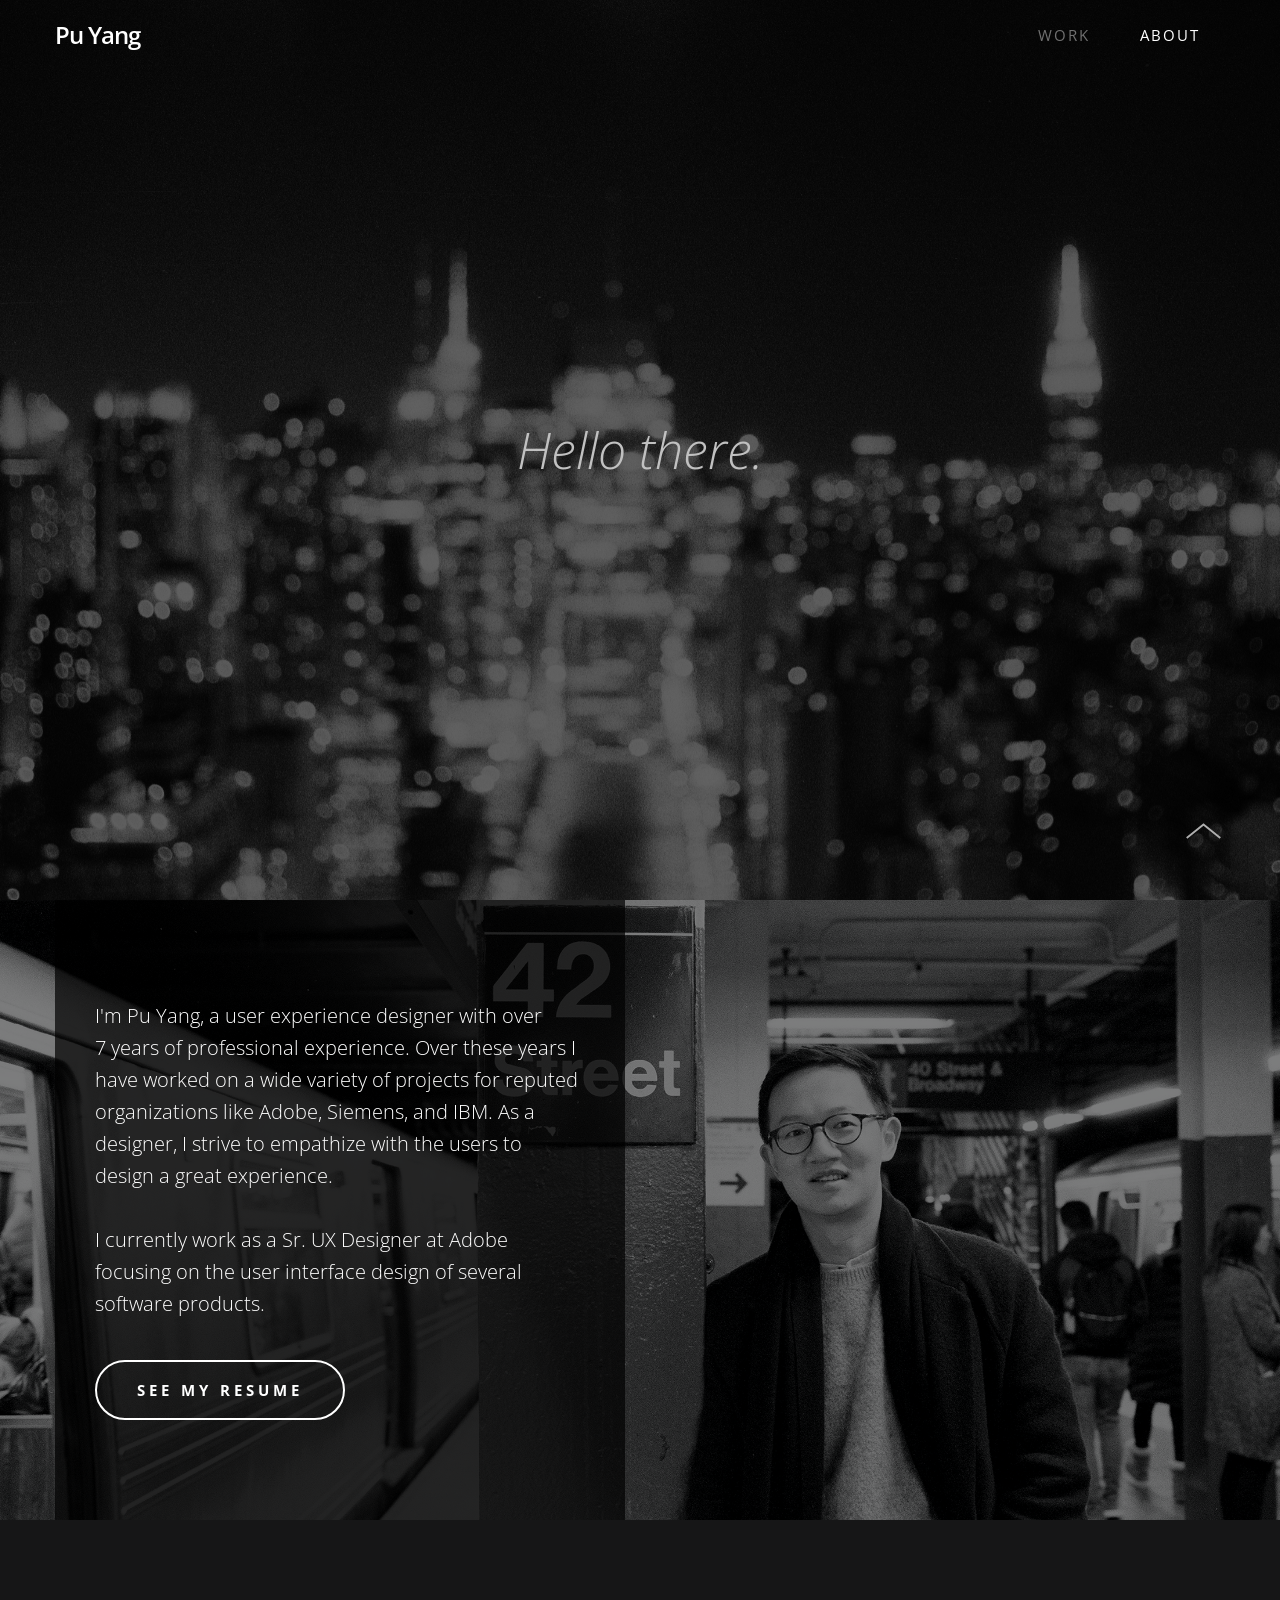
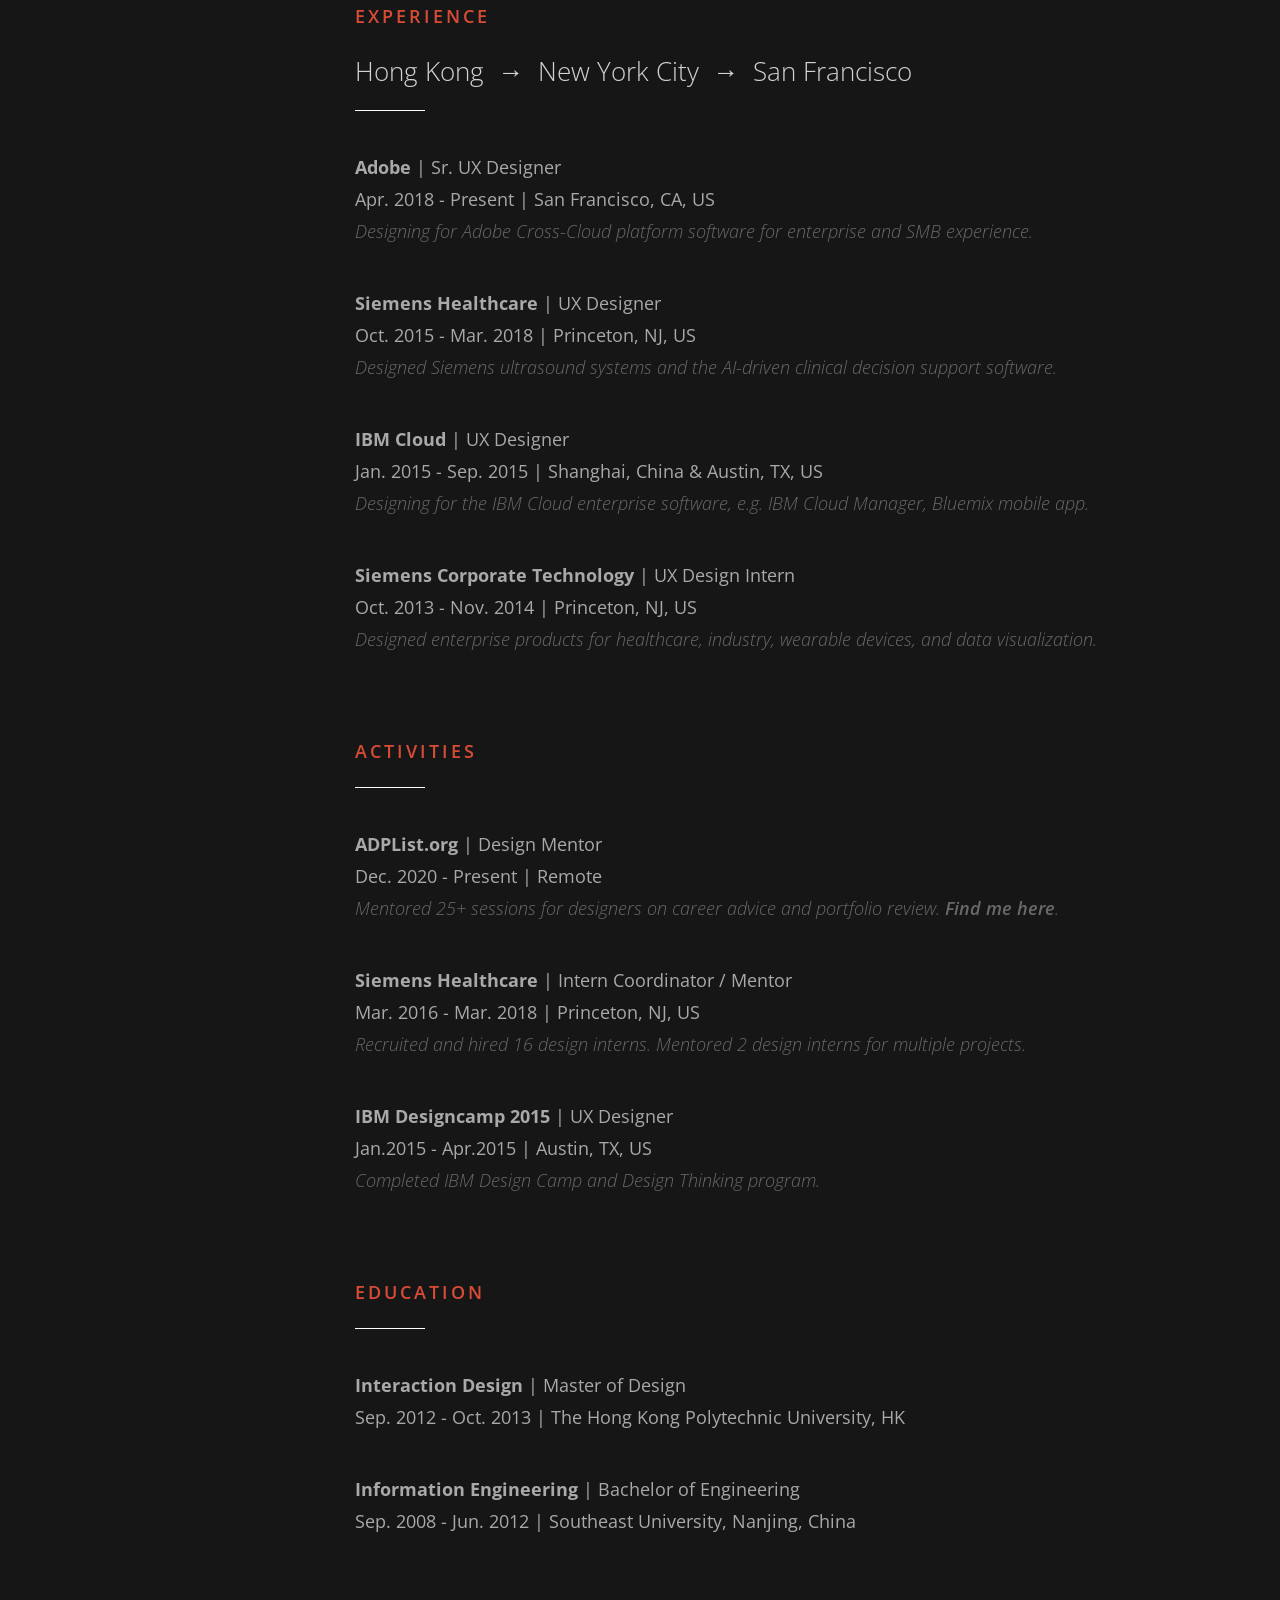
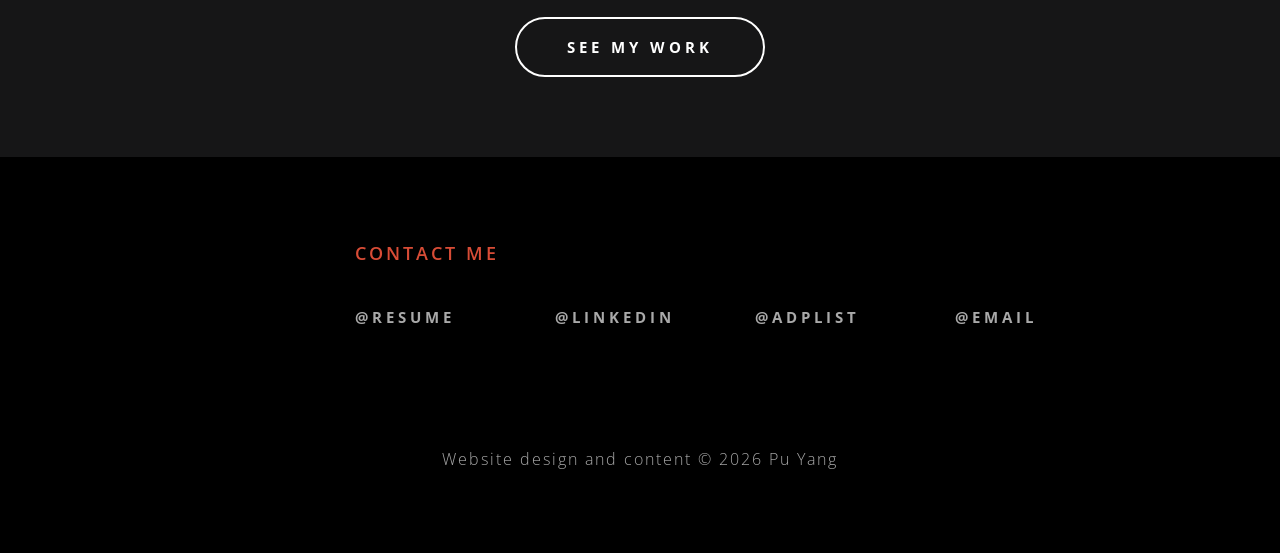
<file: about/index.html>
<!DOCTYPE html>
<html lang="en-US" data-version="3.0.16">
	<head>
		<meta charset="UTF-8" />
		<meta name="viewport" content="width=device-width, initial-scale=1.0, maximum-scale=1.0" />
		<meta name="description" content="My Portfolio">
		<title>Pu Yang &rsaquo; About</title>

		<link type="text/css" rel="stylesheet" href="../wp-content/themes/semplice/css/reset.css">
		<link data-fontset-id="ce-fontset" href="https://fonts.googleapis.com/css?family=Open+Sans:300,300italic,400,400italic,600,600italic,700,700italic" rel="stylesheet" type="text/css"><link data-fontset-id="ce-fontset" href="https://fonts.googleapis.com/css?family=PT+Serif:400,400italic" rel="stylesheet" type="text/css"><style id="ce-fontset" type="text/css">.light,.light_italic{font-family:"Open Sans", Arial, sans-serif;font-weight:300;}.regular,.regular_italic{font-family:"Open Sans", Arial, sans-serif;font-weight:400;}.semibold,.semibold_italic{font-family:"Open Sans", Arial, sans-serif;font-weight:600;}.bold,.bold_italic,strong,b{font-family:"Open Sans", Arial, sans-serif;font-weight:700;}.custom_one,.custom_one_italic{font-family:"PT Serif", Georgia, serif;font-weight:400;}.light_italic, .regular_italic, .semibold_italic, .bold_italic, .custom_one_italic {font-style:italic}.wysiwyg-ce h1, .wysiwyg-ce h2, .wysiwyg-ce h3, .wysiwyg-ce h4, .wysiwyg-ce h5, .wysiwyg-ce h6, #semplice h1, #semplice h2, #semplice h3, #semplice h4, #semplice h5, #semplice h6 { font-weight: 700; }</style>		<link type="text/css" rel="stylesheet" href="../wp-content/themes/semplice/style.css">
		<style type="text/css" id="semplice-custom-css">.cover-284 .cover-headline h1 { font-size: 50px !important; line-height: 65px !important; }@media (min-width: 980px) and (max-width: 1199px) {.cover-284 .cover-headline h1 { font-size: 33.333333333333px !important; line-height: 38.461538461538px !important; }}@media (min-width: 768px) and (max-width: 979px) {.cover-284 .cover-headline h1 { font-size: 29.411764705882px !important; line-height: 35.714285714286px !important; }}@media (max-width: 767px) {.cover-284 .cover-headline h1 { font-size: 19.230769230769px !important; line-height: 22.727272727273px !important; }}@media (max-width: 567px) {.cover-284 .cover-headline h1 { font-size: 14.705882352941px !important; line-height: 16.666666666667px !important; }}#content { height: 100%; }.cover-284, .cover-284 .cover-image, .cover-284 .video-fadein { background-color: #000000 !important; }.cover-284 .cover-image { background-image: url(../wp-content/uploads/2021/03/Mask-Group-22-1.png); }.cover-284 .cover-image { opacity: 0.40; }.cover-284 .cover-image { background-repeat:  !important; }.cover-284 .cover-image { background-size: cover; }.cover-284 .cover-image { background-position: top center; }.cover-284 .cover-headline h1 { color: #c1c1c1 !important; }.cover-284 .cover-headline h1 { text-transform: none !important; }.bar { background: #ffffff !important; }.cover-284 .see-more:hover .icon { transform: scale(1.15);-ms-transform: scale(1.15);-webkit-transform: scale(1.15); }div.logo a { color: #ffffff !important; }header { top: -70px; }#fullscreen-menu { top: 70px; }#navbar, .controls a, div.loader, div.header-icon, #navbar-bg, .controls a span { height: 70px; }div.logo h1 { line-height: 70px !important; }.controls a svg, div.header-icon { margin-top: 23px !important; }section#blog, .post-password-form, section#not-found { margin-top: 70px !important; }.menu-style-nobutton ul li a, nav.standard ul li a { line-height: 70px !important; }.title-top { top: 70px; }.logo svg { margin-top: 24px; }#navbar-bg { background: #161617 !important; }#fullscreen-menu { background: rgb(0, 0, 0); background: rgba(0, 0, 0, 1); }#navbar-bg { opacity: 1; }#navbar { border-bottom: 1px solid transparent !important; }.transparent { opacity: 0 !important; }@media (max-width: 767px) {.transparent { background: #161617 !important; }}#navbar .controls a .nav-icon { background: #707070 !important; }#navbar .controls a svg { fill: #707070 !important; }#fullscreen-menu .menu-inner nav ul li a, .follow-links ul li a svg, nav.standard ul li a { letter-spacing: 2px !important; }#fullscreen-menu .menu-inner nav ul li a, .follow-links ul li a svg, nav.standard ul li a { text-transform: uppercase !important; }#navbar .controls a.project-panel-button { margin-right: -10px; padding-left: 10px; }nav.standard ul li a { padding: 0px 25px; }#fullscreen-menu .menu-inner nav { padding: 40px 0px; }#fullscreen-menu .menu-inner nav ul li a, .follow-links ul li a svg, nav.standard ul li a { color: #707070 !important; }.follow-links ul li a svg { fill: #707070 !important; }nav.standard ul li a { text-decoration: none !important; }#fullscreen-menu .menu-inner nav ul li a { border-color: #e6e6e6 !important; }#fullscreen-menu .menu-inner nav ul li.current-menu-item a, #fullscreen-menu .menu-inner nav ul li.current_page_item a, nav.standard ul li.current-menu-item a, nav.standard ul li.current_page_item a, #fullscreen-menu .menu-inner nav ul li.current-menu-item a:hover, #fullscreen-menu .menu-inner nav ul li.current_page_item a:hover, nav.standard ul li.current-menu-item a:hover, nav.standard ul li.current_page_item a:hover, .is-work nav.standard ul li.portfolio-grid a, .is-work #fullscreen-menu .menu-inner nav ul li.portfolio-grid a { color: #ffffff !important; }nav.standard ul li.current-menu-item a, nav.standard ul li.current_page_item a, nav.standard ul li.current-menu-item a:hover, nav.standard ul li.current_page_item a:hover, .is-work nav.standard ul li.portfolio-grid a { text-decoration: none !important; }#fullscreen-menu .menu-inner nav ul li.current-menu-item a, #fullscreen-menu .menu-inner nav ul li.current_page_item a, #fullscreen-menu .menu-inner nav ul li.current-menu-item a:hover, #fullscreen-menu .menu-inner nav ul li.current_page_item a:hover, .is-work #fullscreen-menu .menu-inner nav ul li.portfolio-grid a { border-color: #000000 !important; }#fullscreen-menu .menu-inner nav ul li a:hover, .follow-links ul li a svg, nav.standard ul li a:hover { color: #d84c36 !important; }.follow-links ul li a:hover svg { fill: #d84c36 !important; }nav.standard ul li a:hover { text-decoration: none !important; }#fullscreen-menu .menu-inner nav ul li a:hover { border-color: #000000 !important; }nav.standard ul li a:hover { background: transparent !important; }nav.standard ul li a { font-size: 15px !important; }#fullscreen-menu .menu-inner nav { margin-top: 70px !important; }#fullscreen-menu .menu-inner nav { top: 70px; transform: translate(0px, 0px); -webkit-transform: translate(0px, 0px); }#fullscreen-menu .menu-inner nav ul li { text-align: center; }#fullscreen-menu .menu-inner .follow-links { background: rgb(255, 255, 255); background: rgba(255, 255, 255, 1); }#fullscreen-menu .menu-inner .follow-links ul li a { padding-top: 5px; padding-bottom: 5px; }#fullscreen-menu .menu-inner .follow-links { border-top: 1px solid transparent !important; }#fullscreen-menu .menu-inner .follow-links ul li a { padding-right: 10px; padding-left: 10px; }#fullscreen-menu .menu-inner .follow-links ul li a svg { fill: #aaaaaa !important; }#fullscreen-menu .menu-inner .follow-links ul li a:hover svg { fill: #000000 !important; }#fullscreen-menu .menu-inner .follow-links ul li a:hover { background: #ffffff !important; }.share-box { background: #ffffff !important; }.share-icons-wrapper p { color: #000000 !important; }.share-icon a svg { fill: #000000 !important; }body {background-color: #ffffff !important;}header { top: 0px !important; opacity: 1; }.fade-content, #project-panel-footer, #blog { opacity: 1 }.no-gutter-grid-sizer { width: 8.3333% !important; }.no-gutter-gutter-sizer { width: 0px; }.remove-gutter-yes { margin: 0px !important; }.masonry-span0{ width: 0% !important; float: left; }.masonry-span1{ width: 8.3333% !important; float: left; }.masonry-span2{ width: 16.6667% !important; float: left; }.masonry-span3{ width: 25% !important; float: left; }.masonry-span4{ width: 33.3333% !important; float: left; }.masonry-span5{ width: 41.6667% !important; float: left; }.masonry-span6{ width: 50% !important; float: left; }.masonry-span7{ width: 58.3333% !important; float: left; }.masonry-span8{ width: 66.6667% !important; float: left; }.masonry-span9{ width: 75% !important; float: left; }.masonry-span10{ width: 83.3333% !important; float: left; }.masonry-span11{ width: 91.6667% !important; float: left; }.masonry-span12{ width: 100% !important; float: left; }@media (max-width: 767px) {.masonry-span1, .masonry-span2, .masonry-span3, .masonry-span4, .masonry-span5, .masonry-span6, .masonry-span7, .masonry-span8, .masonry-span9, .masonry-span10, .masonry-span11, .masonry-span12 { width: 100% !important; }}.lightbox-overlay { background-color: rgba(255,255,255,0.98); -webkit-animation: fadein 0.35s; -moz-animation: fadein 0.35s; -ms-animation: fadein 0.35s; -o-animation: fadein 0.35s; animation: fadein 0.35s; }@keyframes fadein { from { background-color: rgba(255,255,255,0); } to { background-color: rgba(255,255,255,0.98); } }@-moz-keyframes fadein { from { background-color: rgba(255,255,255,0); } to { background-color: rgba(255,255,255,0.98); } }@-webkit-keyframes fadein { from { background-color: rgba(255,255,255,0); } to { background-color: rgba(255,255,255,0.98); } }@-ms-keyframes fadein { from { background-color: rgba(255,255,255,0); } to { background-color: rgba(255,255,255,0.98); } }@-o-keyframes fadein { from { background-color: rgba(255,255,255,0); } to { background-color: rgba(255,255,255,0.98); } }</style>

<link rel='stylesheet' id='wp-block-library-css' href='../assets/vendor/css/block-library.min.css' type='text/css' media='all' />
<style id='wp-block-library-inline-css' type='text/css'>
.has-text-align-justify{text-align:justify;}
</style>
<style id='classic-theme-styles-inline-css' type='text/css'>
/*! This file is auto-generated */
.wp-block-button__link{color:#fff;background-color:#32373c;border-radius:9999px;box-shadow:none;text-decoration:none;padding:calc(.667em + 2px) calc(1.333em + 2px);font-size:1.125em}.wp-block-file__button{background:#32373c;color:#fff;text-decoration:none}
</style>
<style id='global-styles-inline-css' type='text/css'>
body{--wp--preset--color--black: #000000;--wp--preset--color--cyan-bluish-gray: #abb8c3;--wp--preset--color--white: #ffffff;--wp--preset--color--pale-pink: #f78da7;--wp--preset--color--vivid-red: #cf2e2e;--wp--preset--color--luminous-vivid-orange: #ff6900;--wp--preset--color--luminous-vivid-amber: #fcb900;--wp--preset--color--light-green-cyan: #7bdcb5;--wp--preset--color--vivid-green-cyan: #00d084;--wp--preset--color--pale-cyan-blue: #8ed1fc;--wp--preset--color--vivid-cyan-blue: #0693e3;--wp--preset--color--vivid-purple: #9b51e0;--wp--preset--gradient--vivid-cyan-blue-to-vivid-purple: linear-gradient(135deg,rgba(6,147,227,1) 0%,rgb(155,81,224) 100%);--wp--preset--gradient--light-green-cyan-to-vivid-green-cyan: linear-gradient(135deg,rgb(122,220,180) 0%,rgb(0,208,130) 100%);--wp--preset--gradient--luminous-vivid-amber-to-luminous-vivid-orange: linear-gradient(135deg,rgba(252,185,0,1) 0%,rgba(255,105,0,1) 100%);--wp--preset--gradient--luminous-vivid-orange-to-vivid-red: linear-gradient(135deg,rgba(255,105,0,1) 0%,rgb(207,46,46) 100%);--wp--preset--gradient--very-light-gray-to-cyan-bluish-gray: linear-gradient(135deg,rgb(238,238,238) 0%,rgb(169,184,195) 100%);--wp--preset--gradient--cool-to-warm-spectrum: linear-gradient(135deg,rgb(74,234,220) 0%,rgb(151,120,209) 20%,rgb(207,42,186) 40%,rgb(238,44,130) 60%,rgb(251,105,98) 80%,rgb(254,248,76) 100%);--wp--preset--gradient--blush-light-purple: linear-gradient(135deg,rgb(255,206,236) 0%,rgb(152,150,240) 100%);--wp--preset--gradient--blush-bordeaux: linear-gradient(135deg,rgb(254,205,165) 0%,rgb(254,45,45) 50%,rgb(107,0,62) 100%);--wp--preset--gradient--luminous-dusk: linear-gradient(135deg,rgb(255,203,112) 0%,rgb(199,81,192) 50%,rgb(65,88,208) 100%);--wp--preset--gradient--pale-ocean: linear-gradient(135deg,rgb(255,245,203) 0%,rgb(182,227,212) 50%,rgb(51,167,181) 100%);--wp--preset--gradient--electric-grass: linear-gradient(135deg,rgb(202,248,128) 0%,rgb(113,206,126) 100%);--wp--preset--gradient--midnight: linear-gradient(135deg,rgb(2,3,129) 0%,rgb(40,116,252) 100%);--wp--preset--font-size--small: 13px;--wp--preset--font-size--medium: 20px;--wp--preset--font-size--large: 36px;--wp--preset--font-size--x-large: 42px;--wp--preset--spacing--20: 0.44rem;--wp--preset--spacing--30: 0.67rem;--wp--preset--spacing--40: 1rem;--wp--preset--spacing--50: 1.5rem;--wp--preset--spacing--60: 2.25rem;--wp--preset--spacing--70: 3.38rem;--wp--preset--spacing--80: 5.06rem;--wp--preset--shadow--natural: 6px 6px 9px rgba(0, 0, 0, 0.2);--wp--preset--shadow--deep: 12px 12px 50px rgba(0, 0, 0, 0.4);--wp--preset--shadow--sharp: 6px 6px 0px rgba(0, 0, 0, 0.2);--wp--preset--shadow--outlined: 6px 6px 0px -3px rgba(255, 255, 255, 1), 6px 6px rgba(0, 0, 0, 1);--wp--preset--shadow--crisp: 6px 6px 0px rgba(0, 0, 0, 1);}:where(.is-layout-flex){gap: 0.5em;}:where(.is-layout-grid){gap: 0.5em;}body .is-layout-flow > .alignleft{float: left;margin-inline-start: 0;margin-inline-end: 2em;}body .is-layout-flow > .alignright{float: right;margin-inline-start: 2em;margin-inline-end: 0;}body .is-layout-flow > .aligncenter{margin-left: auto !important;margin-right: auto !important;}body .is-layout-constrained > .alignleft{float: left;margin-inline-start: 0;margin-inline-end: 2em;}body .is-layout-constrained > .alignright{float: right;margin-inline-start: 2em;margin-inline-end: 0;}body .is-layout-constrained > .aligncenter{margin-left: auto !important;margin-right: auto !important;}body .is-layout-constrained > :where(:not(.alignleft):not(.alignright):not(.alignfull)){max-width: var(--wp--style--global--content-size);margin-left: auto !important;margin-right: auto !important;}body .is-layout-constrained > .alignwide{max-width: var(--wp--style--global--wide-size);}body .is-layout-flex{display: flex;}body .is-layout-flex{flex-wrap: wrap;align-items: center;}body .is-layout-flex > *{margin: 0;}body .is-layout-grid{display: grid;}body .is-layout-grid > *{margin: 0;}:where(.wp-block-columns.is-layout-flex){gap: 2em;}:where(.wp-block-columns.is-layout-grid){gap: 2em;}:where(.wp-block-post-template.is-layout-flex){gap: 1.25em;}:where(.wp-block-post-template.is-layout-grid){gap: 1.25em;}.has-black-color{color: var(--wp--preset--color--black) !important;}.has-cyan-bluish-gray-color{color: var(--wp--preset--color--cyan-bluish-gray) !important;}.has-white-color{color: var(--wp--preset--color--white) !important;}.has-pale-pink-color{color: var(--wp--preset--color--pale-pink) !important;}.has-vivid-red-color{color: var(--wp--preset--color--vivid-red) !important;}.has-luminous-vivid-orange-color{color: var(--wp--preset--color--luminous-vivid-orange) !important;}.has-luminous-vivid-amber-color{color: var(--wp--preset--color--luminous-vivid-amber) !important;}.has-light-green-cyan-color{color: var(--wp--preset--color--light-green-cyan) !important;}.has-vivid-green-cyan-color{color: var(--wp--preset--color--vivid-green-cyan) !important;}.has-pale-cyan-blue-color{color: var(--wp--preset--color--pale-cyan-blue) !important;}.has-vivid-cyan-blue-color{color: var(--wp--preset--color--vivid-cyan-blue) !important;}.has-vivid-purple-color{color: var(--wp--preset--color--vivid-purple) !important;}.has-black-background-color{background-color: var(--wp--preset--color--black) !important;}.has-cyan-bluish-gray-background-color{background-color: var(--wp--preset--color--cyan-bluish-gray) !important;}.has-white-background-color{background-color: var(--wp--preset--color--white) !important;}.has-pale-pink-background-color{background-color: var(--wp--preset--color--pale-pink) !important;}.has-vivid-red-background-color{background-color: var(--wp--preset--color--vivid-red) !important;}.has-luminous-vivid-orange-background-color{background-color: var(--wp--preset--color--luminous-vivid-orange) !important;}.has-luminous-vivid-amber-background-color{background-color: var(--wp--preset--color--luminous-vivid-amber) !important;}.has-light-green-cyan-background-color{background-color: var(--wp--preset--color--light-green-cyan) !important;}.has-vivid-green-cyan-background-color{background-color: var(--wp--preset--color--vivid-green-cyan) !important;}.has-pale-cyan-blue-background-color{background-color: var(--wp--preset--color--pale-cyan-blue) !important;}.has-vivid-cyan-blue-background-color{background-color: var(--wp--preset--color--vivid-cyan-blue) !important;}.has-vivid-purple-background-color{background-color: var(--wp--preset--color--vivid-purple) !important;}.has-black-border-color{border-color: var(--wp--preset--color--black) !important;}.has-cyan-bluish-gray-border-color{border-color: var(--wp--preset--color--cyan-bluish-gray) !important;}.has-white-border-color{border-color: var(--wp--preset--color--white) !important;}.has-pale-pink-border-color{border-color: var(--wp--preset--color--pale-pink) !important;}.has-vivid-red-border-color{border-color: var(--wp--preset--color--vivid-red) !important;}.has-luminous-vivid-orange-border-color{border-color: var(--wp--preset--color--luminous-vivid-orange) !important;}.has-luminous-vivid-amber-border-color{border-color: var(--wp--preset--color--luminous-vivid-amber) !important;}.has-light-green-cyan-border-color{border-color: var(--wp--preset--color--light-green-cyan) !important;}.has-vivid-green-cyan-border-color{border-color: var(--wp--preset--color--vivid-green-cyan) !important;}.has-pale-cyan-blue-border-color{border-color: var(--wp--preset--color--pale-cyan-blue) !important;}.has-vivid-cyan-blue-border-color{border-color: var(--wp--preset--color--vivid-cyan-blue) !important;}.has-vivid-purple-border-color{border-color: var(--wp--preset--color--vivid-purple) !important;}.has-vivid-cyan-blue-to-vivid-purple-gradient-background{background: var(--wp--preset--gradient--vivid-cyan-blue-to-vivid-purple) !important;}.has-light-green-cyan-to-vivid-green-cyan-gradient-background{background: var(--wp--preset--gradient--light-green-cyan-to-vivid-green-cyan) !important;}.has-luminous-vivid-amber-to-luminous-vivid-orange-gradient-background{background: var(--wp--preset--gradient--luminous-vivid-amber-to-luminous-vivid-orange) !important;}.has-luminous-vivid-orange-to-vivid-red-gradient-background{background: var(--wp--preset--gradient--luminous-vivid-orange-to-vivid-red) !important;}.has-very-light-gray-to-cyan-bluish-gray-gradient-background{background: var(--wp--preset--gradient--very-light-gray-to-cyan-bluish-gray) !important;}.has-cool-to-warm-spectrum-gradient-background{background: var(--wp--preset--gradient--cool-to-warm-spectrum) !important;}.has-blush-light-purple-gradient-background{background: var(--wp--preset--gradient--blush-light-purple) !important;}.has-blush-bordeaux-gradient-background{background: var(--wp--preset--gradient--blush-bordeaux) !important;}.has-luminous-dusk-gradient-background{background: var(--wp--preset--gradient--luminous-dusk) !important;}.has-pale-ocean-gradient-background{background: var(--wp--preset--gradient--pale-ocean) !important;}.has-electric-grass-gradient-background{background: var(--wp--preset--gradient--electric-grass) !important;}.has-midnight-gradient-background{background: var(--wp--preset--gradient--midnight) !important;}.has-small-font-size{font-size: var(--wp--preset--font-size--small) !important;}.has-medium-font-size{font-size: var(--wp--preset--font-size--medium) !important;}.has-large-font-size{font-size: var(--wp--preset--font-size--large) !important;}.has-x-large-font-size{font-size: var(--wp--preset--font-size--x-large) !important;}
.wp-block-navigation a:where(:not(.wp-element-button)){color: inherit;}
:where(.wp-block-post-template.is-layout-flex){gap: 1.25em;}:where(.wp-block-post-template.is-layout-grid){gap: 1.25em;}
:where(.wp-block-columns.is-layout-flex){gap: 2em;}:where(.wp-block-columns.is-layout-grid){gap: 2em;}
.wp-block-pullquote{font-size: 1.5em;line-height: 1.6;}
</style>
<link rel='stylesheet' id='mediaelement-css' href='../assets/vendor/mediaelement/mediaelementplayer-legacy.min.css' type='text/css' media='all' />
<link rel='stylesheet' id='wp-mediaelement-css' href='../assets/vendor/mediaelement/wp-mediaelement.min.css' type='text/css' media='all' />
<script type="text/javascript" src="../assets/vendor/jquery/jquery.min.js" id="jquery-core-js"></script>
<script type="text/javascript" src="../assets/vendor/jquery/jquery-migrate.min.js" id="jquery-migrate-js"></script>

<link rel="canonical" href="../about/" />

<!-- Jetpack Open Graph Tags -->
<meta property="og:type" content="article" />
<meta property="og:title" content="About" />
<meta property="og:url" content="../about/" />
<meta property="og:description" content="Visit the post for more." />
<meta property="article:published_time" content="2017-06-06T03:51:20+00:00" />
<meta property="article:modified_time" content="2021-04-22T03:16:10+00:00" />
<meta property="og:site_name" content="Pu Yang" />
<meta property="og:image" content="../wp-content/uploads/2021/03/cropped-Group-168716@2x.png" />
<meta property="og:image:width" content="512" />
<meta property="og:image:height" content="512" />
<meta property="og:locale" content="en_US" />
<meta name="twitter:text:title" content="About" />
<meta name="twitter:image" content="../wp-content/uploads/2021/03/cropped-Group-168716@2x-270x270.png" />
<meta name="twitter:card" content="summary" />
<meta name="twitter:description" content="Visit the post for more." />

<!-- End Jetpack Open Graph Tags -->
<link rel="icon" href="../wp-content/uploads/2021/03/cropped-Group-168716@2x-32x32.png" sizes="32x32" />
<link rel="icon" href="../wp-content/uploads/2021/03/cropped-Group-168716@2x-192x192.png" sizes="192x192" />
<link rel="apple-touch-icon" href="../wp-content/uploads/2021/03/cropped-Group-168716@2x-180x180.png" />
<meta name="msapplication-TileImage" content="../wp-content/uploads/2021/03/cropped-Group-168716@2x-270x270.png" />
		<!-- Facebook -->
		<meta property="og:title" content="Pu Yang &rsaquo; About" />
		<meta property="og:url" content="../about/" />
		<meta property="og:site_name" content="Pu Yang"/>
							<meta property="og:image" content="" />
		   
		<!-- bottom admin bar -->
		<style>html{margin-top:0px!important;}#wpadminbar{top:auto!important;bottom:0;}}</style>
	</head>
	<body class="page-template-default page page-id-284 no-transitions mejs-semplice-ui">
						<header >
			<div id="navbar-bg" class="transparent" data-transparent-bar="true" data-navbar-opacity="1" data-dropdown-transparent="disabled"><!-- header bar background --></div>
			<div id="navbar">
			<div class="container"><div class="row"><div class="span12 navbar-inner"><div class="logo twenty"><h1 class="semibold"><nobr><a id="logo" href="../index.html">Pu Yang</a></nobr></h1></div><div class="nav-wrapper"><nav class="standard regular"><div class="menu"><ul>
<li class="page_item page-item-62"><a href="../index.html">Work</a></li>
<li class="page_item page-item-284 current_page_item"><a href="../about/" aria-current="page">About</a></li>
</ul></div>
</nav><div class="controls">
					<a class="open-nav menu-responsive">
						<span class="nav-icon"></span>
					</a>
				</div></div></div></div></div>			</div>
		</header>
		<div id="fullscreen-menu" class="standard-height">
			<div class="menu-inner">
				<nav class="fs-26px light">
					<div class="menu"><ul>
<li class="page_item page-item-62"><a href="../index.html">Work</a></li>
<li class="page_item page-item-284 current_page_item"><a href="../about/" aria-current="page">About</a></li>
</ul></div>
				</nav>
				<div class="follow-links">
					<ul>
											</ul>
				</div>
			</div>
		</div>
		<div id="wrapper">
			<div id="content">

						<div class="cover-284 fullscreen-cover" data-bg-type="image" data-cover-id="284">						<div class="cover-image" data-parallax-scrolling="enabled"  ></div>
									<div class="container">
				<div class="row">
					<div class="cover-headline span12 middle center" data-headline-format="text">
													<h1 class="light_italic">Hello there.</h1>
											</div>
				</div>
			</div>
				</div>						
			<!-- content fade -->
			<div class="fade-content">
				<div id="content-holder" class=""><div id="content_brk9i99v8" class="multi-column" style="">

				<div class="mc-content-container" style="padding-top: 100 px;background-image: url(../wp-content/uploads/2021/01/Artboard-–-2@2x.png);background-repeat: no-repeat;background-size: cover;background-position: 50% 50%;background-color: #000000;" data-content-id="content_brk9i99v8" data-content-type="multi-column"><div id="masonry-content_brk9i99v8" class="container" style="background-color: transparent; position: relative; height: 620px;"><div class="row"><div class="grid-sizer"></div><div class="gutter-sizer"></div><div class="span6 masonry-item remove-gutter-" style="background-color: transparent; position: absolute; left: 0px; top: 0px;"><div class="mc-sub-content-container" style="padding-top: 100px;padding-bottom: 40px;padding-right: 40px;padding-left: 40px;background-image: url(../wp-content/uploads/2021/01/Rectangle-153940.png);background-repeat: no-repeat;background-size: cover;background-position: 50% 50%;background-color: transparent;" data-content-id="content_brk9i99v8" data-content-type="multi-column">
				<div class="single-edit" style="display: none;">
					<ul>
						<li><a class="edit-single" data-single-edit-content-id="column_content_rkx90xm30" data-single-edit-column-id="#column_xz32sxhst" data-single-edit-content-type="column-content-p">Single Edit</a></li>
						<li><a class="edit-column">Column Edit</a></li>
					</ul>
				</div>
			<div data-content-id="content_brk9i99v8" data-paragraph-id="content_brk9i99v8" data-content-type="multi-column" class="wysiwyg-ce  "><p data-font-size="20px"><span class="light"><span style="color:#FFFFFF;">I'm Pu Yang, a user experience designer with over 7&nbsp;years of professional experience. Over these years I have worked on a wide variety of projects for reputed organizations like Adobe, Siemens, and IBM. As a designer, I strive to empathize with the users to design a great experience.</span></span></p><p data-font-size="20px"><span class="light"><span style="color:#FFFFFF;">I currently work as a Sr. UX Designer at Adobe focusing on the user interface design of several software products.</span></span></p></div></div><div class="mc-sub-content-container" style="padding-bottom: 100px;padding-right: 40px;padding-left: 40px;background-image: url(../wp-content/uploads/2021/01/Rectangle-153940.png);background-repeat: no-repeat;background-position: 50% 0%;background-color: transparent;" data-content-id="content_brk9i99v8" data-content-type="multi-column" data-modules-array="button">
				<div class="single-edit" style="display: none;">
					<ul>
						<li><a class="edit-single" data-single-edit-content-id="column_content_dnaw6opkf" data-single-edit-column-id="#column_xz32sxhst" data-single-edit-content-type="custom-module">Single Edit</a></li>
						<li><a class="edit-column">Column Edit</a></li>
					</ul>
				</div>
			<div class="is-shortcode"><div class="executed"><script type="text/javascript">(function($){$(document).ready(function(){$("head").append('<style type="text/css">#content_brk9i99v8 #button_column_content_dnaw6opkf:hover {background-color:#d84c36 !important;color:#ffffff !important;border-color:#d84c36 !important;letter-spacing:4px !important;}</style>');});})(jQuery);</script><div class="button-wrapper" style="width: 100%; text-align: left;"><a id="button_column_content_dnaw6opkf" href="../wp-content/uploads/2021/04/Resume_PuYang_2021.pdf" target="_blank" data-font-size="15px" class="ce-button  bold" style="width: auto !important;color:#ffffff;letter-spacing:4px;background-color:#transparent ;padding:15px 40px 15px 40px !important;border-width:2px !important;border-color:#ffffff;border-radius:100px !important;-moz-border-radius:100px !important;-webkit-border-radius:100px !important;">SEE MY RESUME</a></div></div><div class="unexecuted">[unex_ce_button id="content_brk9i99v8,column_content_dnaw6opkf" button_text_color="#ffffff" button_font="bold" button_font_size="15px" button_width="auto" button_alignment="left" button_text_spacing="4px" button_bg_color="#transparent " button_padding="15px 40px 15px 40px" button_border_width="2px" button_border_color="#ffffff" button_border_radius="100px" button_text_hover_color="#ffffff" button_text_spacing_hover="4px" button_bg_hover_color="#d84c36" button_border_hover_color="#d84c36" button_link="../wp-content/uploads/2021/04/Resume_PuYang_2021.pdf" button_link_type="url" button_link_target="_blank" has_container="" in_column="1"]SEE MY RESUME[/ce_button]</div></div></div></div></div></div>
		<script type="text/javascript">
			(function ($) {
				$(document).ready(function () {
					/* init masonry */
					var $grid = $("#masonry-content_brk9i99v8");

					$grid.masonry({
						itemSelector: ".masonry-item",
						columnWidth: ".grid-sizer",
						gutter: ".gutter-sizer",
						transitionDuration: 0,
						isResizable: true,

					});

                	/* layout Masonry after each image loads */
                	$grid.imagesLoaded().progress(function() {
	                  	$grid.masonry("layout");
                	});

				});
			})(jQuery);
		</script>
		</div></div><div id="content_qz22ei3by" class="multi-column" data-sort="1" style="">

				<div class="mc-content-container" style="padding-top: 80px; background-color: rgb(22, 22, 23);" data-content-id="content_qz22ei3by" data-content-type="multi-column"><div id="masonry-content_qz22ei3by" class="container" style="background-color: transparent; position: relative; height: 33px;"><div class="row"><div class="grid-sizer"></div><div class="gutter-sizer"></div><div class="span3 masonry-item remove-gutter- masonry-offset" style="background-color: transparent; position: absolute; left: 0px; top: 0px;"><!-- Masonry offset --></div><div class="span8 masonry-item remove-gutter-" style="background-color: transparent; position: absolute; left: 300px; top: 0px;"><div class="mc-sub-content-container" style="background-color: transparent;" data-content-id="content_qz22ei3by" data-content-type="multi-column">
				<div class="single-edit" style="display: none;">
					<ul>
						<li><a class="edit-single" data-single-edit-content-id="column_content_wqmpusdbt" data-single-edit-column-id="#column_vv8thtbed" data-single-edit-content-type="column-content-p">Single Edit</a></li>
						<li><a class="edit-column">Column Edit</a></li>
					</ul>
				</div>
			<div data-content-id="content_qz22ei3by" data-paragraph-id="content_qz22ei3by" data-content-type="multi-column" class="wysiwyg-ce  "><p><span style="color:#d84c36;"><font face="Open Sans, Arial, sans-serif"><span style="font-weight: 600; letter-spacing: 3px;">EXPERIENCE</span></font></span></p></div></div></div></div></div>
		<script type="text/javascript">
			(function ($) {
				$(document).ready(function () {
					/* init masonry */
					var $grid = $("#masonry-content_qz22ei3by");

					$grid.masonry({
						itemSelector: ".masonry-item",
						columnWidth: ".grid-sizer",
						gutter: ".gutter-sizer",
						transitionDuration: 0,
						isResizable: true,

					});

                	/* layout Masonry after each image loads */
                	$grid.imagesLoaded().progress(function() {
	                  	$grid.masonry("layout");
                	});

				});
			})(jQuery);
		</script>
		</div></div><div id="content_nsytivn9t" class="multi-column" data-sort="1" style="">

				<div class="mc-content-container" style="padding-top: 20px; background-color: rgb(22, 22, 23);" data-content-id="content_nsytivn9t" data-content-type="multi-column"><div id="masonry-content_nsytivn9t" class="container" style="background-color: transparent; position: relative; height: 38px;"><div class="row"><div class="grid-sizer"></div><div class="gutter-sizer"></div><div class="span3 masonry-item remove-gutter- masonry-offset" style="background-color: transparent; position: absolute; left: 0px; top: 0px;"><!-- Masonry offset --></div><div class="span8 masonry-item remove-gutter-" style="background-color: transparent; position: absolute; left: 300px; top: 0px;"><div class="mc-sub-content-container" style="background-color: transparent;" data-content-id="content_nsytivn9t" data-content-type="multi-column">
				<div class="single-edit" style="display: none;">
					<ul>
						<li><a class="edit-single" data-single-edit-content-id="column_content_7v9bksnsc" data-single-edit-column-id="#column_dcxwi11x5" data-single-edit-content-type="column-content-p">Single Edit</a></li>
						<li><a class="edit-column">Column Edit</a></li>
					</ul>
				</div>
			<div data-content-id="content_nsytivn9t" data-paragraph-id="content_nsytivn9t" data-content-type="multi-column" class="wysiwyg-ce  "><p data-font-size="26px"><span style="color:#D3D3D3;"><span class="light">Hong Kong&nbsp;&nbsp;→&nbsp; New York City&nbsp;&nbsp;→&nbsp; San Francisco</span></span></p></div></div></div></div></div>
		<script type="text/javascript">
			(function ($) {
				$(document).ready(function () {
					/* init masonry */
					var $grid = $("#masonry-content_nsytivn9t");

					$grid.masonry({
						itemSelector: ".masonry-item",
						columnWidth: ".grid-sizer",
						gutter: ".gutter-sizer",
						transitionDuration: 0,
						isResizable: true,

					});

                	/* layout Masonry after each image loads */
                	$grid.imagesLoaded().progress(function() {
	                  	$grid.masonry("layout");
                	});

				});
			})(jQuery);
		</script>
		</div></div><div id="content_vr2vuy06n" class="multi-column" style="">

				<div class="mc-content-container" style="padding-top: 20px; padding-bottom: 40px; background-color: rgb(22, 22, 23);" data-content-id="content_vr2vuy06n" data-content-type="multi-column"><div id="masonry-content_vr2vuy06n" class="container" style="background-color: transparent; position: relative; height: 1px;"><div class="row"><div class="grid-sizer"></div><div class="gutter-sizer"></div><div class="span3 masonry-item remove-gutter- masonry-offset" style="background-color: transparent; position: absolute; left: 0px; top: 0px;"><!-- Masonry offset --></div><div class="span1 masonry-item remove-gutter-" style="background-color: transparent; position: absolute; left: 300px; top: 0px;"><div class="mc-sub-content-container" style="background-color: transparent;" data-content-id="content_vr2vuy06n" data-content-type="multi-column">
				<div class="single-edit" style="display: none;">
					<ul>
						<li><a class="edit-single" data-single-edit-content-id="column_content_4qvaetkj6" data-single-edit-column-id="#column_dcxwi11x5" data-single-edit-content-type="column-content-spacer">Single Edit</a></li>
						<li><a class="edit-column">Column Edit</a></li>
					</ul>
				</div>
			<div class="hr-container" style=""><div class="spacer spacer-full-width" style="height:1px;margin-top:0px;margin-bottom:0px;background-color:#ffffff;"><!-- Horizontal Rule --></div></div></div></div></div></div>
		<script type="text/javascript">
			(function ($) {
				$(document).ready(function () {
					/* init masonry */
					var $grid = $("#masonry-content_vr2vuy06n");

					$grid.masonry({
						itemSelector: ".masonry-item",
						columnWidth: ".grid-sizer",
						gutter: ".gutter-sizer",
						transitionDuration: 0,
						isResizable: true,

					});

                	/* layout Masonry after each image loads */
                	$grid.imagesLoaded().progress(function() {
	                  	$grid.masonry("layout");
                	});

				});
			})(jQuery);
		</script>
		</div></div><div id="content_oepdv97uo" class="multi-column" data-sort="1">

				<div class="mc-content-container" style="background-color: #161617;" data-content-id="content_oepdv97uo" data-content-type="multi-column"><div id="masonry-content_oepdv97uo" class="container" style="background-color: transparent; position: relative; height: 96px;"><div class="row"><div class="grid-sizer"></div><div class="gutter-sizer"></div><div class="span3 masonry-item remove-gutter- masonry-offset" style="background-color: transparent; position: absolute; left: 0px; top: 0px;"><!-- Masonry offset --></div><div class="span8 masonry-item remove-gutter-" style="background-color: transparent; position: absolute; left: 300px; top: 0px;"><div class="mc-sub-content-container" style="background-color: transparent;" data-content-id="content_oepdv97uo" data-content-type="multi-column">
				<div class="single-edit" style="display: none;">
					<ul>
						<li><a class="edit-single" data-single-edit-content-id="column_content_zkw8j5jz1" data-single-edit-column-id="#column_dcxwi11x5" data-single-edit-content-type="column-content-p">Single Edit</a></li>
						<li><a class="edit-column">Column Edit</a></li>
					</ul>
				</div>
			<div data-content-id="content_oepdv97uo" data-paragraph-id="content_oepdv97uo" data-content-type="multi-column" class="wysiwyg-ce  "><p><span style="color:#A9A9A9;"><strong>Adobe</strong>&nbsp;| Sr. UX Designer<br>Apr. 2018&nbsp;- Present | San Francisco, CA, US</span><br><span class="light_italic"><span style="color:#696969;">Designing for Adobe Cross-Cloud platform software&nbsp;for enterprise and SMB experience.&nbsp;</span></span></p></div></div></div></div></div>
		<script type="text/javascript">
			(function ($) {
				$(document).ready(function () {
					/* init masonry */
					var $grid = $("#masonry-content_oepdv97uo");

					$grid.masonry({
						itemSelector: ".masonry-item",
						columnWidth: ".grid-sizer",
						gutter: ".gutter-sizer",
						transitionDuration: 0,
						isResizable: true,

					});

                	/* layout Masonry after each image loads */
                	$grid.imagesLoaded().progress(function() {
	                  	$grid.masonry("layout");
                	});

				});
			})(jQuery);
		</script>
		</div></div><div id="content_c1g7kkeem" class="multi-column" data-sort="1" style="">

				<div class="mc-content-container" style="padding-top: 40px;background-color: #161617;" data-content-id="content_c1g7kkeem" data-content-type="multi-column"><div id="masonry-content_c1g7kkeem" class="container" style="background-color: transparent; position: relative; height: 96px;"><div class="row"><div class="grid-sizer"></div><div class="gutter-sizer"></div><div class="span3 masonry-item remove-gutter- masonry-offset" style="background-color: transparent; position: absolute; left: 0px; top: 0px;"><!-- Masonry offset --></div><div class="span8 masonry-item remove-gutter-" style="background-color: transparent; position: absolute; left: 300px; top: 0px;"><div class="mc-sub-content-container" style="background-color: transparent;" data-content-id="content_c1g7kkeem" data-content-type="multi-column">
				<div class="single-edit" style="display: none;">
					<ul>
						<li><a class="edit-single" data-single-edit-content-id="column_content_zkw8j5jz1" data-single-edit-column-id="#column_dcxwi11x5" data-single-edit-content-type="column-content-p">Single Edit</a></li>
						<li><a class="edit-column">Column Edit</a></li>
					</ul>
				</div>
			<div data-content-id="content_c1g7kkeem" data-paragraph-id="content_c1g7kkeem" data-content-type="multi-column" class="wysiwyg-ce  "><p><span style="color:#A9A9A9;"><strong>Siemens Healthcare</strong>&nbsp;| UX Designer<br>Oct. 2015 - Mar. 2018 | Princeton, NJ, US</span><br><span style="color:#696969;"><span class="light_italic">Designed Siemens ultrasound systems and the&nbsp;AI-driven clinical decision support software. </span></span></p></div></div></div></div></div>
		<script type="text/javascript">
			(function ($) {
				$(document).ready(function () {
					/* init masonry */
					var $grid = $("#masonry-content_c1g7kkeem");

					$grid.masonry({
						itemSelector: ".masonry-item",
						columnWidth: ".grid-sizer",
						gutter: ".gutter-sizer",
						transitionDuration: 0,
						isResizable: true,

					});

                	/* layout Masonry after each image loads */
                	$grid.imagesLoaded().progress(function() {
	                  	$grid.masonry("layout");
                	});

				});
			})(jQuery);
		</script>
		</div></div><div id="content_jc2mo6hlu" class="multi-column" data-sort="1">

				<div class="mc-content-container" style="padding-top: 40px; background-color: rgb(22, 22, 23);" data-content-id="content_jc2mo6hlu" data-content-type="multi-column"><div id="masonry-content_jc2mo6hlu" class="container" style="background-color: transparent; position: relative; height: 96px;"><div class="row"><div class="grid-sizer"></div><div class="gutter-sizer"></div><div class="span3 masonry-item remove-gutter- masonry-offset" style="background-color: transparent; position: absolute; left: 0px; top: 0px;"><!-- Masonry offset --></div><div class="span8 masonry-item remove-gutter-" style="background-color: transparent; position: absolute; left: 300px; top: 0px;"><div class="mc-sub-content-container" style="background-color: transparent;" data-content-id="content_jc2mo6hlu" data-content-type="multi-column">
				<div class="single-edit" style="top: 31.2181px; left: 308.545px; display: none;">
					<ul>
						<li><a class="edit-single" data-single-edit-content-id="column_content_zkw8j5jz1" data-single-edit-column-id="#column_dcxwi11x5" data-single-edit-content-type="column-content-p">Single Edit</a></li>
						<li><a class="edit-column">Column Edit</a></li>
					</ul>
				</div>
			<div data-content-id="content_jc2mo6hlu" data-paragraph-id="content_jc2mo6hlu" data-content-type="multi-column" class="wysiwyg-ce  "><p><span style="color:#A9A9A9;"><strong>IBM Cloud&nbsp;</strong>| UX Designer<br>Jan. 2015 - Sep. 2015 | Shanghai, China &amp; Austin, TX, US</span><br><span style="color:#696969;"><span class="light_italic">Designing&nbsp;for the IBM Cloud enterprise software, e.g. IBM Cloud Manager, Bluemix mobile app.&nbsp;</span></span></p></div></div></div></div></div>
		<script type="text/javascript">
			(function ($) {
				$(document).ready(function () {
					/* init masonry */
					var $grid = $("#masonry-content_jc2mo6hlu");

					$grid.masonry({
						itemSelector: ".masonry-item",
						columnWidth: ".grid-sizer",
						gutter: ".gutter-sizer",
						transitionDuration: 0,
						isResizable: true,

					});

                	/* layout Masonry after each image loads */
                	$grid.imagesLoaded().progress(function() {
	                  	$grid.masonry("layout");
                	});

				});
			})(jQuery);
		</script>
		</div></div><div id="content_4269plonb" class="multi-column">

				<div class="mc-content-container" style="padding-top: 40px; background-color: rgb(22, 22, 23);" data-content-id="content_4269plonb" data-content-type="multi-column"><div id="masonry-content_4269plonb" class="container" style="background-color: transparent; position: relative; height: 96px;"><div class="row"><div class="grid-sizer"></div><div class="gutter-sizer"></div><div class="span3 masonry-item remove-gutter- masonry-offset" style="background-color: transparent; position: absolute; left: 0px; top: 0px;"><!-- Masonry offset --></div><div class="span8 masonry-item remove-gutter-" style="background-color: transparent; position: absolute; left: 300px; top: 0px;"><div class="mc-sub-content-container" style="background-color: transparent;" data-content-id="content_4269plonb" data-content-type="multi-column">
				<div class="single-edit" style="display: none;">
					<ul>
						<li><a class="edit-single" data-single-edit-content-id="column_content_zkw8j5jz1" data-single-edit-column-id="#column_dcxwi11x5" data-single-edit-content-type="column-content-p">Single Edit</a></li>
						<li><a class="edit-column">Column Edit</a></li>
					</ul>
				</div>
			<div data-content-id="content_4269plonb" data-paragraph-id="content_4269plonb" data-content-type="multi-column" class="wysiwyg-ce  "><p><span style="color:#A9A9A9;"><strong>Siemens Corporate Technology</strong>&nbsp;| UX Design Intern<br>Oct. 2013 - Nov. 2014 | Princeton, NJ, US</span><br><span class="light_italic"><span style="color:#696969;">Designed enterprise products for healthcare, industry, wearable devices, and data visualization. </span></span></p></div></div></div></div></div>
		<script type="text/javascript">
			(function ($) {
				$(document).ready(function () {
					/* init masonry */
					var $grid = $("#masonry-content_4269plonb");

					$grid.masonry({
						itemSelector: ".masonry-item",
						columnWidth: ".grid-sizer",
						gutter: ".gutter-sizer",
						transitionDuration: 0,
						isResizable: true,

					});

                	/* layout Masonry after each image loads */
                	$grid.imagesLoaded().progress(function() {
	                  	$grid.masonry("layout");
                	});

				});
			})(jQuery);
		</script>
		</div></div><div id="content_xe14kcu5n" class="multi-column">

				<div class="mc-content-container" style="padding-top: 80px; background-color: rgb(22, 22, 23);" data-content-id="content_xe14kcu5n" data-content-type="multi-column"><div id="masonry-content_xe14kcu5n" class="container" style="background-color: transparent; position: relative; height: 33px;"><div class="row"><div class="grid-sizer"></div><div class="gutter-sizer"></div><div class="span3 masonry-item remove-gutter- masonry-offset" style="background-color: transparent; position: absolute; left: 0px; top: 0px;"><!-- Masonry offset --></div><div class="span8 masonry-item remove-gutter-" style="background-color: transparent; position: absolute; left: 300px; top: 0px;"><div class="mc-sub-content-container" style="background-color: transparent;" data-content-id="content_xe14kcu5n" data-content-type="multi-column">
				<div class="single-edit" style="display: none;">
					<ul>
						<li><a class="edit-single" data-single-edit-content-id="column_content_wqmpusdbt" data-single-edit-column-id="#column_vv8thtbed" data-single-edit-content-type="column-content-p">Single Edit</a></li>
						<li><a class="edit-column">Column Edit</a></li>
					</ul>
				</div>
			<div data-content-id="content_xe14kcu5n" data-paragraph-id="content_xe14kcu5n" data-content-type="multi-column" class="wysiwyg-ce  "><p><span style="color:#d84c36;"><font face="Open Sans, Arial, sans-serif"><span style="font-weight: 600; letter-spacing: 3px;">ACTIVITIES</span></font></span></p></div></div></div></div></div>
		<script type="text/javascript">
			(function ($) {
				$(document).ready(function () {
					/* init masonry */
					var $grid = $("#masonry-content_xe14kcu5n");

					$grid.masonry({
						itemSelector: ".masonry-item",
						columnWidth: ".grid-sizer",
						gutter: ".gutter-sizer",
						transitionDuration: 0,
						isResizable: true,

					});

                	/* layout Masonry after each image loads */
                	$grid.imagesLoaded().progress(function() {
	                  	$grid.masonry("layout");
                	});

				});
			})(jQuery);
		</script>
		</div></div><div id="content_rszw6ulfj" class="multi-column" style="">

				<div class="mc-content-container" style="padding-top: 20px; padding-bottom: 40px; background-color: rgb(22, 22, 23);" data-content-id="content_rszw6ulfj" data-content-type="multi-column"><div id="masonry-content_rszw6ulfj" class="container" style="background-color: transparent; position: relative; height: 1px;"><div class="row"><div class="grid-sizer"></div><div class="gutter-sizer"></div><div class="span3 masonry-item remove-gutter- masonry-offset" style="background-color: transparent; position: absolute; left: 0px; top: 0px;"><!-- Masonry offset --></div><div class="span1 masonry-item remove-gutter-" style="background-color: transparent; position: absolute; left: 300px; top: 0px;"><div class="mc-sub-content-container" style="background-color: transparent;" data-content-id="content_rszw6ulfj" data-content-type="multi-column">
				<div class="single-edit" style="display: none;">
					<ul>
						<li><a class="edit-single" data-single-edit-content-id="column_content_367sxz275" data-single-edit-column-id="#column_dcxwi11x5" data-single-edit-content-type="column-content-spacer">Single Edit</a></li>
						<li><a class="edit-column">Column Edit</a></li>
					</ul>
				</div>
			<div class="hr-container" style=""><div class="spacer spacer-full-width" style="height:1px;margin-top:0px;margin-bottom:0px;background-color:#ffffff;"><!-- Horizontal Rule --></div></div></div></div></div></div>
		<script type="text/javascript">
			(function ($) {
				$(document).ready(function () {
					/* init masonry */
					var $grid = $("#masonry-content_rszw6ulfj");

					$grid.masonry({
						itemSelector: ".masonry-item",
						columnWidth: ".grid-sizer",
						gutter: ".gutter-sizer",
						transitionDuration: 0,
						isResizable: true,

					});

                	/* layout Masonry after each image loads */
                	$grid.imagesLoaded().progress(function() {
	                  	$grid.masonry("layout");
                	});

				});
			})(jQuery);
		</script>
		</div></div><div id="content_rgd4h5v4i" class="multi-column">

				<div class="mc-content-container" style="background-color: #161617;" data-content-id="content_rgd4h5v4i" data-content-type="multi-column"><div id="masonry-content_rgd4h5v4i" class="container" style="background-color: transparent; position: relative; height: 96px;"><div class="row"><div class="grid-sizer"></div><div class="gutter-sizer"></div><div class="span3 masonry-item remove-gutter- masonry-offset" style="background-color: transparent; position: absolute; left: 0px; top: 0px;"><!-- Masonry offset --></div><div class="span8 masonry-item remove-gutter-" style="background-color: transparent; position: absolute; left: 300px; top: 0px;"><div class="mc-sub-content-container" style="background-color: transparent;" data-content-id="content_rgd4h5v4i" data-content-type="multi-column">
				<div class="single-edit" style="display: none;">
					<ul>
						<li><a class="edit-single" data-single-edit-content-id="column_content_zkw8j5jz1" data-single-edit-column-id="#column_dcxwi11x5" data-single-edit-content-type="column-content-p">Single Edit</a></li>
						<li><a class="edit-column">Column Edit</a></li>
					</ul>
				</div>
			<div data-content-id="content_rgd4h5v4i" data-paragraph-id="content_rgd4h5v4i" data-content-type="multi-column" class="wysiwyg-ce  "><p data-font-size="18px"><span style="color:#A9A9A9;"><strong>ADPList.org</strong> | Design Mentor&nbsp;<br>Dec. 2020 - Present | Remote</span><br><span class="light_italic"><span style="color:#696969;">Mentored 25+&nbsp;sessions for designers on career advice and&nbsp;portfolio review.&nbsp;</span><span class="semibold"><a href="https://adplist.org/mentors/pu-yang"><span style="color:#696969;">Find me here</span></a></span><span style="color:#696969;">.&nbsp;</span></span></p></div></div></div></div></div>
		<script type="text/javascript">
			(function ($) {
				$(document).ready(function () {
					/* init masonry */
					var $grid = $("#masonry-content_rgd4h5v4i");

					$grid.masonry({
						itemSelector: ".masonry-item",
						columnWidth: ".grid-sizer",
						gutter: ".gutter-sizer",
						transitionDuration: 0,
						isResizable: true,

					});

                	/* layout Masonry after each image loads */
                	$grid.imagesLoaded().progress(function() {
	                  	$grid.masonry("layout");
                	});

				});
			})(jQuery);
		</script>
		</div></div><div id="content_dfa4dwkt0" class="multi-column">

				<div class="mc-content-container" style="padding-top: 40px; background-color: rgb(22, 22, 23);" data-content-id="content_dfa4dwkt0" data-content-type="multi-column"><div id="masonry-content_dfa4dwkt0" class="container" style="background-color: transparent; position: relative; height: 96px;"><div class="row"><div class="grid-sizer"></div><div class="gutter-sizer"></div><div class="span3 masonry-item remove-gutter- masonry-offset" style="background-color: transparent; position: absolute; left: 0px; top: 0px;"><!-- Masonry offset --></div><div class="span8 masonry-item remove-gutter-" style="background-color: transparent; position: absolute; left: 300px; top: 0px;"><div class="mc-sub-content-container" style="background-color: transparent;" data-content-id="content_dfa4dwkt0" data-content-type="multi-column">
				<div class="single-edit" style="display: none;">
					<ul>
						<li><a class="edit-single" data-single-edit-content-id="column_content_zkw8j5jz1" data-single-edit-column-id="#column_dcxwi11x5" data-single-edit-content-type="column-content-p">Single Edit</a></li>
						<li><a class="edit-column">Column Edit</a></li>
					</ul>
				</div>
			<div data-content-id="content_dfa4dwkt0" data-paragraph-id="content_dfa4dwkt0" data-content-type="multi-column" class="wysiwyg-ce  "><p><span style="color:#A9A9A9;"><strong>Siemens Healthcare</strong> | Intern Coordinator / Mentor<br>Mar. 2016 - Mar. 2018 | Princeton, NJ, US</span><br><span style="color:#696969;"><span class="light_italic">Recruited and hired 16 design interns. Mentored 2 design interns for multiple projects.</span></span></p></div></div></div></div></div>
		<script type="text/javascript">
			(function ($) {
				$(document).ready(function () {
					/* init masonry */
					var $grid = $("#masonry-content_dfa4dwkt0");

					$grid.masonry({
						itemSelector: ".masonry-item",
						columnWidth: ".grid-sizer",
						gutter: ".gutter-sizer",
						transitionDuration: 0,
						isResizable: true,

					});

                	/* layout Masonry after each image loads */
                	$grid.imagesLoaded().progress(function() {
	                  	$grid.masonry("layout");
                	});

				});
			})(jQuery);
		</script>
		</div></div><div id="content_64wl5zbxv" class="multi-column">

				<div class="mc-content-container" style="padding-top: 40px; background-color: rgb(22, 22, 23);" data-content-id="content_64wl5zbxv" data-content-type="multi-column"><div id="masonry-content_64wl5zbxv" class="container" style="background-color: transparent; position: relative; height: 96px;"><div class="row"><div class="grid-sizer"></div><div class="gutter-sizer"></div><div class="span3 masonry-item remove-gutter- masonry-offset" style="background-color: transparent; position: absolute; left: 0px; top: 0px;"><!-- Masonry offset --></div><div class="span8 masonry-item remove-gutter-" style="background-color: transparent; position: absolute; left: 300px; top: 0px;"><div class="mc-sub-content-container" style="background-color: transparent;" data-content-id="content_64wl5zbxv" data-content-type="multi-column">
				<div class="single-edit" style="top: 58.6806px; left: 652.051px; display: none;">
					<ul>
						<li><a class="edit-single" data-single-edit-content-id="column_content_zkw8j5jz1" data-single-edit-column-id="#column_dcxwi11x5" data-single-edit-content-type="column-content-p">Single Edit</a></li>
						<li><a class="edit-column">Column Edit</a></li>
					</ul>
				</div>
			<div data-content-id="content_64wl5zbxv" data-paragraph-id="content_64wl5zbxv" data-content-type="multi-column" class="wysiwyg-ce  "><p><span style="color:#A9A9A9;"><strong>IBM Designcamp 2015</strong> | UX Designer<br>Jan.2015 - Apr.2015 | Austin, TX, US</span><br><span class="light_italic"><span style="color:#696969;">Completed&nbsp;IBM Design Camp and Design Thinking program.</span></span><span style="color:#A9A9A9;"><span class="light">&nbsp;</span></span></p></div></div></div></div></div>
		<script type="text/javascript">
			(function ($) {
				$(document).ready(function () {
					/* init masonry */
					var $grid = $("#masonry-content_64wl5zbxv");

					$grid.masonry({
						itemSelector: ".masonry-item",
						columnWidth: ".grid-sizer",
						gutter: ".gutter-sizer",
						transitionDuration: 0,
						isResizable: true,

					});

                	/* layout Masonry after each image loads */
                	$grid.imagesLoaded().progress(function() {
	                  	$grid.masonry("layout");
                	});

				});
			})(jQuery);
		</script>
		</div></div><div id="content_ymjhryghh" class="multi-column">

				<div class="mc-content-container" style="padding-top: 80px; background-color: rgb(22, 22, 23);" data-content-id="content_ymjhryghh" data-content-type="multi-column"><div id="masonry-content_ymjhryghh" class="container" style="background-color: transparent; position: relative; height: 33px;"><div class="row"><div class="grid-sizer"></div><div class="gutter-sizer"></div><div class="span3 masonry-item remove-gutter- masonry-offset" style="background-color: transparent; position: absolute; left: 0px; top: 0px;"><!-- Masonry offset --></div><div class="span8 masonry-item remove-gutter-" style="background-color: transparent; position: absolute; left: 300px; top: 0px;"><div class="mc-sub-content-container" style="background-color: transparent;" data-content-id="content_ymjhryghh" data-content-type="multi-column">
				<div class="single-edit" style="display: none;">
					<ul>
						<li><a class="edit-single" data-single-edit-content-id="column_content_wqmpusdbt" data-single-edit-column-id="#column_vv8thtbed" data-single-edit-content-type="column-content-p">Single Edit</a></li>
						<li><a class="edit-column">Column Edit</a></li>
					</ul>
				</div>
			<div data-content-id="content_ymjhryghh" data-paragraph-id="content_ymjhryghh" data-content-type="multi-column" class="wysiwyg-ce  "><p><span style="color:#d84c36;"><font face="Open Sans, Arial, sans-serif"><span style="font-weight: 600; letter-spacing: 3px;">EDUCATION</span></font></span></p></div></div></div></div></div>
		<script type="text/javascript">
			(function ($) {
				$(document).ready(function () {
					/* init masonry */
					var $grid = $("#masonry-content_ymjhryghh");

					$grid.masonry({
						itemSelector: ".masonry-item",
						columnWidth: ".grid-sizer",
						gutter: ".gutter-sizer",
						transitionDuration: 0,
						isResizable: true,

					});

                	/* layout Masonry after each image loads */
                	$grid.imagesLoaded().progress(function() {
	                  	$grid.masonry("layout");
                	});

				});
			})(jQuery);
		</script>
		</div></div><div id="content_yi1hcugj8" class="multi-column" style="">

				<div class="mc-content-container" style="padding-top: 20px; padding-bottom: 40px; background-color: rgb(22, 22, 23);" data-content-id="content_yi1hcugj8" data-content-type="multi-column"><div id="masonry-content_yi1hcugj8" class="container" style="background-color: transparent; position: relative; height: 1px;"><div class="row"><div class="grid-sizer"></div><div class="gutter-sizer"></div><div class="span3 masonry-item remove-gutter- masonry-offset" style="background-color: transparent; position: absolute; left: 0px; top: 0px;"><!-- Masonry offset --></div><div class="span1 masonry-item remove-gutter-" style="background-color: transparent; position: absolute; left: 300px; top: 0px;"><div class="mc-sub-content-container" style="background-color: transparent;" data-content-id="content_yi1hcugj8" data-content-type="multi-column">
				<div class="single-edit" style="display: none;">
					<ul>
						<li><a class="edit-single" data-single-edit-content-id="column_content_ofhjms8i9" data-single-edit-column-id="#column_dcxwi11x5" data-single-edit-content-type="column-content-spacer">Single Edit</a></li>
						<li><a class="edit-column">Column Edit</a></li>
					</ul>
				</div>
			<div class="hr-container" style=""><div class="spacer spacer-full-width" style="height:1px;margin-top:0px;margin-bottom:0px;background-color:#ffffff;"><!-- Horizontal Rule --></div></div></div></div></div></div>
		<script type="text/javascript">
			(function ($) {
				$(document).ready(function () {
					/* init masonry */
					var $grid = $("#masonry-content_yi1hcugj8");

					$grid.masonry({
						itemSelector: ".masonry-item",
						columnWidth: ".grid-sizer",
						gutter: ".gutter-sizer",
						transitionDuration: 0,
						isResizable: true,

					});

                	/* layout Masonry after each image loads */
                	$grid.imagesLoaded().progress(function() {
	                  	$grid.masonry("layout");
                	});

				});
			})(jQuery);
		</script>
		</div></div><div id="content_8mrn4g8ok" class="multi-column">

				<div class="mc-content-container" style="background-color: #161617;" data-content-id="content_8mrn4g8ok" data-content-type="multi-column"><div id="masonry-content_8mrn4g8ok" class="container" style="background-color: transparent; position: relative; height: 64px;"><div class="row"><div class="grid-sizer"></div><div class="gutter-sizer"></div><div class="span3 masonry-item remove-gutter- masonry-offset" style="background-color: transparent; position: absolute; left: 0px; top: 0px;"><!-- Masonry offset --></div><div class="span8 masonry-item remove-gutter-" style="background-color: transparent; position: absolute; left: 300px; top: 0px;"><div class="mc-sub-content-container" style="background-color: transparent;" data-content-id="content_8mrn4g8ok" data-content-type="multi-column">
				<div class="single-edit" style="display: none;">
					<ul>
						<li><a class="edit-single" data-single-edit-content-id="column_content_zkw8j5jz1" data-single-edit-column-id="#column_dcxwi11x5" data-single-edit-content-type="column-content-p">Single Edit</a></li>
						<li><a class="edit-column">Column Edit</a></li>
					</ul>
				</div>
			<div data-content-id="content_8mrn4g8ok" data-paragraph-id="content_8mrn4g8ok" data-content-type="multi-column" class="wysiwyg-ce  "><p><span style="color:#A9A9A9;"><strong>Interaction Design</strong> | Master of Design<br>Sep. 2012 - Oct. 2013 | The Hong Kong Polytechnic University, HK</span></p></div></div></div></div></div>
		<script type="text/javascript">
			(function ($) {
				$(document).ready(function () {
					/* init masonry */
					var $grid = $("#masonry-content_8mrn4g8ok");

					$grid.masonry({
						itemSelector: ".masonry-item",
						columnWidth: ".grid-sizer",
						gutter: ".gutter-sizer",
						transitionDuration: 0,
						isResizable: true,

					});

                	/* layout Masonry after each image loads */
                	$grid.imagesLoaded().progress(function() {
	                  	$grid.masonry("layout");
                	});

				});
			})(jQuery);
		</script>
		</div></div><div id="content_h4p3r0wku" class="multi-column">

				<div class="mc-content-container" style="padding-top: 40px;padding-bottom: 80px;background-color: #161617;" data-content-id="content_h4p3r0wku" data-content-type="multi-column"><div id="masonry-content_h4p3r0wku" class="container" style="background-color: transparent; position: relative; height: 64px;"><div class="row"><div class="grid-sizer"></div><div class="gutter-sizer"></div><div class="span3 masonry-item remove-gutter- masonry-offset" style="background-color: transparent; position: absolute; left: 0px; top: 0px;"><!-- Masonry offset --></div><div class="span8 masonry-item remove-gutter-" style="background-color: transparent; position: absolute; left: 300px; top: 0px;"><div class="mc-sub-content-container" style="background-color: transparent;" data-content-id="content_h4p3r0wku" data-content-type="multi-column">
				<div class="single-edit" style="display: none;">
					<ul>
						<li><a class="edit-single" data-single-edit-content-id="column_content_zkw8j5jz1" data-single-edit-column-id="#column_dcxwi11x5" data-single-edit-content-type="column-content-p">Single Edit</a></li>
						<li><a class="edit-column">Column Edit</a></li>
					</ul>
				</div>
			<div data-content-id="content_h4p3r0wku" data-paragraph-id="content_h4p3r0wku" data-content-type="multi-column" class="wysiwyg-ce  "><p><span style="color:#A9A9A9;"><strong>Information Engineering</strong><strong> </strong>| Bachelor of Engineering<br>Sep. 2008 - Jun. 2012 | Southeast University, Nanjing, China</span></p></div></div></div></div></div>
		<script type="text/javascript">
			(function ($) {
				$(document).ready(function () {
					/* init masonry */
					var $grid = $("#masonry-content_h4p3r0wku");

					$grid.masonry({
						itemSelector: ".masonry-item",
						columnWidth: ".grid-sizer",
						gutter: ".gutter-sizer",
						transitionDuration: 0,
						isResizable: true,

					});

                	/* layout Masonry after each image loads */
                	$grid.imagesLoaded().progress(function() {
	                  	$grid.masonry("layout");
                	});

				});
			})(jQuery);
		</script>
		</div></div><div id="content_pe0tespox" class="multi-column" style="">

				<div class="mc-content-container" style="padding-bottom: 80px;background-color: #161617;" data-content-id="content_pe0tespox" data-content-type="multi-column"><div id="masonry-content_pe0tespox" class="container" style="background-color: transparent; position: relative; height: 60px;"><div class="row"><div class="grid-sizer"></div><div class="gutter-sizer"></div><div class="span3 masonry-item remove-gutter- masonry-offset" style="background-color: transparent; position: absolute; left: 0px; top: 0px;"><!-- Masonry offset --></div><div class="span6 masonry-item remove-gutter-" style="background-color: transparent; position: absolute; left: 300px; top: 0px;"><div class="mc-sub-content-container" style="background-color: transparent;" data-content-id="content_pe0tespox" data-content-type="multi-column" data-modules-array="button">
				<div class="single-edit" style="display: none;">
					<ul>
						<li><a class="edit-single" data-single-edit-content-id="column_content_mad2proki" data-single-edit-column-id="#column_g009p4cso" data-single-edit-content-type="custom-module">Single Edit</a></li>
						<li><a class="edit-column">Column Edit</a></li>
					</ul>
				</div>
			<div class="is-shortcode"><div class="executed"><script type="text/javascript">(function($){$(document).ready(function(){$("head").append('<style type="text/css">#content_pe0tespox #button_column_content_mad2proki:hover {background-color:#d84c36 !important;color:#ffffff !important;border-color:#d84c36 !important;letter-spacing:4px !important;}</style>');});})(jQuery);</script><div class="button-wrapper" style="width: 100%; text-align: center;"><a id="button_column_content_mad2proki" href="../index.html" target="_self" data-font-size="15px" class="ce-button  bold" style="width: auto !important;color:#ffffff;letter-spacing:4px;background-color:transparent;padding:15px 50px 15px 50px !important;border-width:2px !important;border-color:#ffffff;border-radius:100px !important;-moz-border-radius:100px !important;-webkit-border-radius:100px !important;">SEE MY WORK</a></div></div><div class="unexecuted">[unex_ce_button id="content_pe0tespox,column_content_mad2proki" button_text_color="#ffffff" button_font="bold" button_font_size="15px" button_width="auto" button_alignment="center" button_text_spacing="4px" button_bg_color="transparent" button_padding="15px 50px 15px 50px" button_border_width="2px" button_border_color="#ffffff" button_border_radius="100px" button_text_hover_color="#ffffff" button_text_spacing_hover="4px" button_bg_hover_color="#d84c36" button_border_hover_color="#d84c36" button_link="../" button_link_type="url" button_link_target="_self" has_container="" in_column="1"]SEE MY WORK[/ce_button]</div></div></div></div></div></div>
		<script type="text/javascript">
			(function ($) {
				$(document).ready(function () {
					/* init masonry */
					var $grid = $("#masonry-content_pe0tespox");

					$grid.masonry({
						itemSelector: ".masonry-item",
						columnWidth: ".grid-sizer",
						gutter: ".gutter-sizer",
						transitionDuration: 0,
						isResizable: true,

					});

                	/* layout Masonry after each image loads */
                	$grid.imagesLoaded().progress(function() {
	                  	$grid.masonry("layout");
                	});

				});
			})(jQuery);
		</script>
		</div></div><div id="content_6cburqts9" class="multi-column" style="">

				<div class="mc-content-container" style="padding-top: 80px;background-color: #000000;" data-content-id="content_6cburqts9" data-content-type="multi-column"><div id="masonry-content_6cburqts9" class="container" style="background-color: transparent; position: relative; height: 33px;"><div class="row"><div class="grid-sizer"></div><div class="gutter-sizer"></div><div class="span3 masonry-item remove-gutter- masonry-offset" style="background-color: transparent; position: absolute; left: 0px; top: 0px;"><!-- Masonry offset --></div><div class="span8 masonry-item remove-gutter-" style="background-color: transparent; position: absolute; left: 300px; top: 0px;"><div class="mc-sub-content-container" style="background-color: transparent;" data-content-id="content_6cburqts9" data-content-type="multi-column">
				<div class="single-edit" style="top: 17.1846px; left: 309.411px; display: none;">
					<ul>
						<li><a class="edit-single" data-single-edit-content-id="column_content_wqmpusdbt" data-single-edit-column-id="#column_vv8thtbed" data-single-edit-content-type="column-content-p">Single Edit</a></li>
						<li><a class="edit-column">Column Edit</a></li>
					</ul>
				</div>
			<div data-content-id="content_6cburqts9" data-paragraph-id="content_6cburqts9" data-content-type="multi-column" class="wysiwyg-ce  "><p><span style="color:#d84c36;"><font face="Open Sans, Arial, sans-serif"><span style="font-weight: 600; letter-spacing: 3px;">CONTACT ME</span></font></span></p></div></div></div></div></div>
		<script type="text/javascript">
			(function ($) {
				$(document).ready(function () {
					/* init masonry */
					var $grid = $("#masonry-content_6cburqts9");

					$grid.masonry({
						itemSelector: ".masonry-item",
						columnWidth: ".grid-sizer",
						gutter: ".gutter-sizer",
						transitionDuration: 0,
						isResizable: true,

					});

                	/* layout Masonry after each image loads */
                	$grid.imagesLoaded().progress(function() {
	                  	$grid.masonry("layout");
                	});

				});
			})(jQuery);
		</script>
		</div></div><div id="content_a81sbfq5p" class="multi-column" style="">

				<div class="mc-content-container" style="padding-top: 20px;padding-bottom: 20px;background-color: #000000;" data-content-id="content_a81sbfq5p" data-content-type="multi-column"><div id="masonry-content_a81sbfq5p" class="container" style="background-color: transparent; position: relative; height: 56px;"><div class="row"><div class="grid-sizer"></div><div class="gutter-sizer"></div><div class="span3 masonry-item remove-gutter- masonry-offset" style="background-color: transparent; position: absolute; left: 0px; top: 0px;"><!-- Masonry offset --></div><div class="span2 masonry-item remove-gutter-" style="background-color: transparent; position: absolute; left: 300px; top: 0px;"><div class="mc-sub-content-container" style="background-color: transparent;" data-content-id="content_a81sbfq5p" data-content-type="multi-column" data-modules-array="button">
				<div class="single-edit" style="display: none;">
					<ul>
						<li><a class="edit-single" data-single-edit-content-id="column_content_iku6ri47m" data-single-edit-column-id="#column_qupw2ws8a" data-single-edit-content-type="custom-module">Single Edit</a></li>
						<li><a class="edit-column">Column Edit</a></li>
					</ul>
				</div>
			<div class="is-shortcode"><div class="executed"><script type="text/javascript">(function($){$(document).ready(function(){$("head").append('<style type="text/css">#content_a81sbfq5p #button_column_content_iku6ri47m:hover {background-color:#transparent !important;color:#d84c36 !important;border-color:#transparent  !important;letter-spacing:4px !important;}</style>');});})(jQuery);</script><div class="button-wrapper" style="width: 100%; text-align: left;"><a id="button_column_content_iku6ri47m" href="../wp-content/uploads/2021/04/Resume_PuYang_2021.pdf" target="_blank" data-font-size="15px" class="ce-button  bold" style="width: auto !important;color:#a9a9a9;letter-spacing:4px;background-color:#transparent ;padding:15px 0px 15px 0px !important;border-width:0px !important;border-color:#ffffff;border-radius:0px !important;-moz-border-radius:0px !important;-webkit-border-radius:0px !important;">@RESUME</a></div></div><div class="unexecuted">[unex_ce_button id="content_a81sbfq5p,column_content_iku6ri47m" button_text_color="#a9a9a9" button_font="bold" button_font_size="15px" button_width="auto" button_alignment="left" button_text_spacing="4px" button_bg_color="#transparent " button_padding="15px 0px 15px 0px" button_border_width="0px" button_border_color="#ffffff" button_border_radius="0px" button_text_hover_color="#d84c36" button_text_spacing_hover="4px" button_bg_hover_color="#transparent" button_border_hover_color="#transparent " button_link="../wp-content/uploads/2021/04/Resume_PuYang_2021.pdf" button_link_type="url" button_link_target="_blank" has_container="" in_column="1"]@RESUME[/ce_button]</div></div></div></div><div class="span2 masonry-item remove-gutter-" style="background-color: transparent; position: absolute; left: 500px; top: 0px;"><div class="mc-sub-content-container" style="background-color: transparent;" data-content-id="content_a81sbfq5p" data-content-type="multi-column" data-modules-array="button">
				<div class="single-edit" style="display: none;">
					<ul>
						<li><a class="edit-single" data-single-edit-content-id="column_content_1gvidk70o" data-single-edit-column-id="#column_dcxwi11x5" data-single-edit-content-type="custom-module">Single Edit</a></li>
						<li><a class="edit-column">Column Edit</a></li>
					</ul>
				</div>
			<div class="is-shortcode"><div class="executed"><script type="text/javascript">(function($){$(document).ready(function(){$("head").append('<style type="text/css">#content_a81sbfq5p #button_column_content_1gvidk70o:hover {background-color:transparent !important;color:#d84c36 !important;border-color:#transparent  !important;letter-spacing:4px !important;}</style>');});})(jQuery);</script><div class="button-wrapper" style="width: 100%; text-align: left;"><a id="button_column_content_1gvidk70o" href="https://www.linkedin.com/in/puyangdesign" target="_blank" data-font-size="15px" class="ce-button  bold" style="width: auto !important;color:#a9a9a9;letter-spacing:4px;background-color:#transparent ;padding:15px 0px 15px 0px !important;border-width:0px !important;border-color:#ffffff;border-radius:0px !important;-moz-border-radius:0px !important;-webkit-border-radius:0px !important;">@LINKEDIN</a></div></div><div class="unexecuted">[unex_ce_button id="content_a81sbfq5p,column_content_1gvidk70o" button_text_color="#a9a9a9" button_font="bold" button_font_size="15px" button_width="auto" button_alignment="left" button_text_spacing="4px" button_bg_color="#transparent " button_padding="15px 0px 15px 0px" button_border_width="0px" button_border_color="#ffffff" button_border_radius="0px" button_text_hover_color="#d84c36" button_text_spacing_hover="4px" button_bg_hover_color="transparent" button_border_hover_color="#transparent " button_link="https://www.linkedin.com/in/puyangdesign" button_link_type="url" button_link_target="_blank" has_container="" in_column="1"]@LINKEDIN[/ce_button]</div></div></div></div><div class="span2 masonry-item remove-gutter-" style="background-color: transparent; position: absolute; left: 700px; top: 0px;"><div class="mc-sub-content-container" style="background-color: transparent;" data-content-id="content_a81sbfq5p" data-content-type="multi-column" data-modules-array="button">
				<div class="single-edit" style="display: none;">
					<ul>
						<li><a class="edit-single" data-single-edit-content-id="column_content_5mxf3hf5c" data-single-edit-column-id="#column_41r9ns8pt" data-single-edit-content-type="custom-module">Single Edit</a></li>
						<li><a class="edit-column">Column Edit</a></li>
					</ul>
				</div>
			<div class="is-shortcode"><div class="executed"><script type="text/javascript">(function($){$(document).ready(function(){$("head").append('<style type="text/css">#content_a81sbfq5p #button_column_content_5mxf3hf5c:hover {background-color:#transparent  !important;color:#d84c36 !important;border-color:#transparent  !important;letter-spacing:4px !important;}</style>');});})(jQuery);</script><div class="button-wrapper" style="width: 100%; text-align: left;"><a id="button_column_content_5mxf3hf5c" href="https://adplist.org/mentors/pu-yang" target="_blank" data-font-size="15px" class="ce-button  bold" style="width: auto !important;color:#a9a9a9;letter-spacing:4px;background-color:#transparent ;padding:15px 0px 15px 0px !important;border-width:0px !important;border-color:#ffffff;border-radius:0px !important;-moz-border-radius:0px !important;-webkit-border-radius:0px !important;">@ADPLIST</a></div></div><div class="unexecuted">[unex_ce_button id="content_a81sbfq5p,column_content_5mxf3hf5c" button_text_color="#a9a9a9" button_font="bold" button_font_size="15px" button_width="auto" button_alignment="left" button_text_spacing="4px" button_bg_color="#transparent " button_padding="15px 0px 15px 0px" button_border_width="0px" button_border_color="#ffffff" button_border_radius="0px" button_text_hover_color="#d84c36" button_text_spacing_hover="4px" button_bg_hover_color="#transparent " button_border_hover_color="#transparent " button_link="https://adplist.org/mentors/pu-yang" button_link_type="url" button_link_target="_blank" has_container="" in_column="1"]@ADPLIST[/ce_button]</div></div></div></div><div class="span2 masonry-item remove-gutter-" style="background-color: transparent; position: absolute; left: 900px; top: 0px;"><div class="mc-sub-content-container" style="background-color: transparent;" data-content-id="content_a81sbfq5p" data-content-type="multi-column" data-modules-array="button">
				<div class="single-edit" style="display: none;">
					<ul>
						<li><a class="edit-single" data-single-edit-content-id="column_content_fk2wmb0ti" data-single-edit-column-id="#column_fzy42fz3l" data-single-edit-content-type="custom-module">Single Edit</a></li>
						<li><a class="edit-column">Column Edit</a></li>
					</ul>
				</div>
			<div class="is-shortcode"><div class="executed"><script type="text/javascript">(function($){$(document).ready(function(){$("head").append('<style type="text/css">#content_a81sbfq5p #button_column_content_fk2wmb0ti:hover {background-color:#transparent  !important;color:#d84c36 !important;border-color:#transparent  !important;letter-spacing:4px !important;}</style>');});})(jQuery);</script><div class="button-wrapper" style="width: 100%; text-align: left;"><a id="button_column_content_fk2wmb0ti" href="mailto:depp899@gmail.com" target="_blank" data-font-size="15px" class="ce-button  bold" style="width: auto !important;color:#a9a9a9;letter-spacing:4px;background-color:#transparent ;padding:15px 0px 15px 0px !important;border-width:0px !important;border-color:#ffffff;border-radius:0px !important;-moz-border-radius:0px !important;-webkit-border-radius:0px !important;">@EMAIL</a></div></div><div class="unexecuted">[unex_ce_button id="content_a81sbfq5p,column_content_fk2wmb0ti" button_text_color="#a9a9a9" button_font="bold" button_font_size="15px" button_width="auto" button_alignment="left" button_text_spacing="4px" button_bg_color="#transparent " button_padding="15px 0px 15px 0px" button_border_width="0px" button_border_color="#ffffff" button_border_radius="0px" button_text_hover_color="#d84c36" button_text_spacing_hover="4px" button_bg_hover_color="#transparent " button_border_hover_color="#transparent " button_link="depp899@gmail.com" button_link_type="email" button_link_target="_blank" has_container="" in_column="1"]@EMAIL[/ce_button]</div></div></div></div></div></div>
		<script type="text/javascript">
			(function ($) {
				$(document).ready(function () {
					/* init masonry */
					var $grid = $("#masonry-content_a81sbfq5p");

					$grid.masonry({
						itemSelector: ".masonry-item",
						columnWidth: ".grid-sizer",
						gutter: ".gutter-sizer",
						transitionDuration: 0,
						isResizable: true,

					});

                	/* layout Masonry after each image loads */
                	$grid.imagesLoaded().progress(function() {
	                  	$grid.masonry("layout");
                	});

				});
			})(jQuery);
		</script>
		</div></div></div>			</div>	
			
									<div class="fade-content footer"><div id="footer-holder"><div id="content_gaym8dpeb" class="content-p">

				<div class="content-container" style="padding-top: 80px;padding-bottom: 80px;background-color: #000000;" data-content-id="content_gaym8dpeb" data-content-type="content-p"><div class="container"><div class="row"><div data-content-id="content_gaym8dpeb" data-paragraph-id="content_gaym8dpeb" data-content-type="content-p" class="wysiwyg-ce offset2 span8"><p style="text-align: center;" data-font-size="16px"><span style="letter-spacing:2px;"><span style="color:#A9A9A9;"><span class="light">Website design and content © 2026 Pu Yang</span></span></span></p></div></div></div></div></div></div></div>			<!-- content -->
			</div>
		<!-- wrapper -->
		</div>
		<div class="to-the-top">
			<a class="top-button"><svg version="1.1" id="Ebene_1" xmlns="http://www.w3.org/2000/svg" xmlns:xlink="http://www.w3.org/1999/xlink" x="0px" y="0px"
	 width="53px" height="20px" viewBox="0 0 53 20" enable-background="new 0 0 53 20" xml:space="preserve">
<g id="Ebene_3">
</g>
<g>
	<polygon points="43.886,16.221 42.697,17.687 26.5,4.731 10.303,17.688 9.114,16.221 26.5,2.312 	"/>
</g>
</svg>
</a>
		</div>
		<div class="overlay fade"></div>
		<script type="text/javascript" id="mediaelement-core-js-before">
/* <![CDATA[ */
var mejsL10n = {"language":"en","strings":{"mejs.download-file":"Download File","mejs.install-flash":"You are using a browser that does not have Flash player enabled or installed. Please turn on your Flash player plugin or download the latest version from https:\/\/get.adobe.com\/flashplayer\/","mejs.fullscreen":"Fullscreen","mejs.play":"Play","mejs.pause":"Pause","mejs.time-slider":"Time Slider","mejs.time-help-text":"Use Left\/Right Arrow keys to advance one second, Up\/Down arrows to advance ten seconds.","mejs.live-broadcast":"Live Broadcast","mejs.volume-help-text":"Use Up\/Down Arrow keys to increase or decrease volume.","mejs.unmute":"Unmute","mejs.mute":"Mute","mejs.volume-slider":"Volume Slider","mejs.video-player":"Video Player","mejs.audio-player":"Audio Player","mejs.captions-subtitles":"Captions\/Subtitles","mejs.captions-chapters":"Chapters","mejs.none":"None","mejs.afrikaans":"Afrikaans","mejs.albanian":"Albanian","mejs.arabic":"Arabic","mejs.belarusian":"Belarusian","mejs.bulgarian":"Bulgarian","mejs.catalan":"Catalan","mejs.chinese":"Chinese","mejs.chinese-simplified":"Chinese (Simplified)","mejs.chinese-traditional":"Chinese (Traditional)","mejs.croatian":"Croatian","mejs.czech":"Czech","mejs.danish":"Danish","mejs.dutch":"Dutch","mejs.english":"English","mejs.estonian":"Estonian","mejs.filipino":"Filipino","mejs.finnish":"Finnish","mejs.french":"French","mejs.galician":"Galician","mejs.german":"German","mejs.greek":"Greek","mejs.haitian-creole":"Haitian Creole","mejs.hebrew":"Hebrew","mejs.hindi":"Hindi","mejs.hungarian":"Hungarian","mejs.icelandic":"Icelandic","mejs.indonesian":"Indonesian","mejs.irish":"Irish","mejs.italian":"Italian","mejs.japanese":"Japanese","mejs.korean":"Korean","mejs.latvian":"Latvian","mejs.lithuanian":"Lithuanian","mejs.macedonian":"Macedonian","mejs.malay":"Malay","mejs.maltese":"Maltese","mejs.norwegian":"Norwegian","mejs.persian":"Persian","mejs.polish":"Polish","mejs.portuguese":"Portuguese","mejs.romanian":"Romanian","mejs.russian":"Russian","mejs.serbian":"Serbian","mejs.slovak":"Slovak","mejs.slovenian":"Slovenian","mejs.spanish":"Spanish","mejs.swahili":"Swahili","mejs.swedish":"Swedish","mejs.tagalog":"Tagalog","mejs.thai":"Thai","mejs.turkish":"Turkish","mejs.ukrainian":"Ukrainian","mejs.vietnamese":"Vietnamese","mejs.welsh":"Welsh","mejs.yiddish":"Yiddish"}};
/* ]]> */
</script>
<script type="text/javascript" src="../assets/vendor/mediaelement/mediaelement-and-player.min.js" id="mediaelement-core-js"></script>
<script type="text/javascript" src="../assets/vendor/mediaelement/mediaelement-migrate.min.js" id="mediaelement-migrate-js"></script>
<script type="text/javascript" id="mediaelement-js-extra">
/* <![CDATA[ */
var _wpmejsSettings = {"pluginPath":"..\/assets\/vendor\/mediaelement\/","classPrefix":"mejs-","stretching":"responsive","audioShortcodeLibrary":"mediaelement","videoShortcodeLibrary":"mediaelement"};
/* ]]> */
</script>
<script type="text/javascript" src="../assets/vendor/mediaelement/wp-mediaelement.min.js" id="wp-mediaelement-js"></script>
<script type="text/javascript" id="semplice-minified-scripts-js-extra">
/* <![CDATA[ */
var semplice = {"gallery_prev":"<svg version=\"1.1\" id=\"Ebene_1\" xmlns=\"http:\/\/www.w3.org\/2000\/svg\" xmlns:xlink=\"http:\/\/www.w3.org\/1999\/xlink\" x=\"0px\" y=\"0px\"\r\n\twidth=\"18px\" height=\"40px\"  viewBox=\"0 0 18 40\" enable-background=\"new 0 0 18 40\" xml:space=\"preserve\">\r\n<g id=\"Ebene_2\">\r\n\t<g>\r\n\t\t<polygon points=\"16.3,40 0.3,20 16.3,0 17.7,1 2.5,20 17.7,39 \t\t\"\/>\r\n\t<\/g>\r\n<\/g>\r\n<\/svg>\r\n","gallery_next":"<svg version=\"1.1\" id=\"Ebene_1\" xmlns=\"http:\/\/www.w3.org\/2000\/svg\" xmlns:xlink=\"http:\/\/www.w3.org\/1999\/xlink\" x=\"0px\" y=\"0px\"\r\n\twidth=\"18px\" height=\"40px\" viewBox=\"0 0 18 40\" enable-background=\"new 0 0 18 40\" xml:space=\"preserve\">\r\n<g id=\"Ebene_2\">\r\n\t<g>\r\n\t\t<polygon points=\"0.3,39 15.5,20 0.3,1 1.7,0 17.7,20 1.7,40 \t\t\"\/>\r\n\t<\/g>\r\n<\/g>\r\n<\/svg>\r\n","lightbox_prev":"<svg xmlns=\"http:\/\/www.w3.org\/2000\/svg\" xmlns:xlink=\"http:\/\/www.w3.org\/1999\/xlink\" preserveAspectRatio=\"xMidYMid\" width=\"30\" height=\"20\" viewBox=\"0 0 30 20\">\n  <path d=\"M29.255,10.804 L2.624,10.804 L10.327,18.696 C10.619,18.995 10.619,19.481 10.327,19.780 C10.181,19.930 9.989,20.005 9.798,20.005 C9.607,20.005 9.415,19.930 9.269,19.780 L0.290,10.580 C0.220,10.509 0.165,10.424 0.127,10.330 C0.090,10.238 0.071,10.141 0.071,10.043 C0.071,10.041 0.070,10.039 0.070,10.037 C0.070,10.035 0.071,10.034 0.071,10.032 C0.071,9.934 0.090,9.836 0.127,9.745 C0.165,9.650 0.220,9.565 0.290,9.494 L9.269,0.294 C9.561,-0.005 10.035,-0.005 10.327,0.294 C10.619,0.594 10.619,1.079 10.327,1.378 L2.624,9.270 L29.255,9.270 C29.669,9.270 30.003,9.613 30.003,10.037 C30.003,10.461 29.669,10.804 29.255,10.804 Z\"\/>\n<\/svg>\n","lightbox_next":"<svg xmlns=\"http:\/\/www.w3.org\/2000\/svg\" xmlns:xlink=\"http:\/\/www.w3.org\/1999\/xlink\" preserveAspectRatio=\"xMidYMid\" width=\"30\" height=\"20\" viewBox=\"0 0 30 20\">\n  <path d=\"M29.873,9.745 C29.910,9.836 29.929,9.934 29.929,10.032 C29.929,10.034 29.930,10.035 29.930,10.037 C29.930,10.039 29.929,10.041 29.929,10.043 C29.929,10.141 29.910,10.238 29.873,10.330 C29.835,10.424 29.780,10.509 29.710,10.580 L20.731,19.780 C20.585,19.930 20.393,20.005 20.202,20.005 C20.011,20.005 19.819,19.930 19.673,19.780 C19.381,19.481 19.381,18.995 19.673,18.696 L27.376,10.804 L0.745,10.804 C0.331,10.804 -0.003,10.461 -0.003,10.037 C-0.003,9.613 0.331,9.270 0.745,9.270 L27.376,9.270 L19.673,1.378 C19.381,1.079 19.381,0.594 19.673,0.294 C19.965,-0.005 20.439,-0.005 20.731,0.294 L29.710,9.494 C29.780,9.565 29.835,9.650 29.873,9.745 Z\"\/>\n<\/svg>\n"};
/* ]]> */
</script>
<script type="text/javascript" src="../wp-content/themes/semplice/js/scripts.min.js" id="semplice-minified-scripts-js"></script>
		<script type="text/javascript">
			(function($) {

				// back button fix (firefox) thx to Jesse from stack overfllow
				$(window).on('unload', function() {
					$(window).unbind('unload');
				});
				// back button fix (safari)
				$(window).on('pageshow', function(event) {
					if (event.originalEvent.persisted) {
						window.location.reload() 
					}
				});
				
				$(document).ready(function () {

					/* ce images */
					$('.ce-image').each(function(){ var parentTag = $(this).parent().get(0).tagName; if(parentTag == 'A') { $(this).parent().remove(); } else { $(this).remove(); }});

					/* remove single edit div */
					$('.single-edit').remove();

					/* delete gallery brs */
					$('.gallery br').each(function() {
						$(this).remove();
					});

					/* image lightbox */
					var showOverlay = function() {
						$('<div class="lightbox-overlay"></div>').appendTo('body');
					};

					var hideOverlay = function() {
						$('.lightbox-overlay').remove();
					};

					/* arrows */

					var arrowsOn = function(instance, selector) {

						var $arrows = $('<div class="lightbox-arrows"><a type="button" class="imagelightbox-arrow imagelightbox-arrow-left">' + semplice.lightbox_prev + '</a><a type="button" class="imagelightbox-arrow imagelightbox-arrow-right">' + semplice.lightbox_next + '</a></div>');

						$arrows.appendTo('body');

						// fade in
						$('.lightbox-arrows').delay(200).fadeIn('slow');

						$('.imagelightbox-arrow').on('click touchend', function(e) {
							e.preventDefault();

							var $this	= $(this),
								$target	= $( selector + '[href="' + $('#imagelightbox').attr('src') + '"]'),
								index	= $target.index(selector);

							if( $this.hasClass('imagelightbox-arrow-left'))
							{
								index = index - 1;
								if(!$(selector).eq(index).length)
									index = $(selector).length;
							}
							else
							{
								index = index + 1;
								if( !$(selector).eq(index).length)
									index = 0;
							}

							instance.switchImageLightbox(index);
							return false;
						});
					};

					var arrowsOff = function() {
						$('.lightbox-arrows').fadeOut('fast', function() {
							$('.lightbox-arrows').remove();
						});
					};

					/* blog gallery */
					$('.gallery-icon a').each(function () {

						/* check if attachment or media file type */
						var isAttachment = $(this).attr('href').slice(-1);

						if(isAttachment !== '/') {
							$(this).attr('data-rel', 'lightbox');
						}

					});

					var selectorG = 'a[data-rel^=lightbox]';
					var instanceG = $(selectorG).imageLightbox(
					{
						selector:       'id="imagelightbox"',
						allowedTypes:   'png|jpg|jpeg|gif|svg',
						animationSpeed: 250,
						preloadNext:    true,
						enableKeyboard: true,
						quitOnEnd:      false,
						quitOnImgClick: false,
						quitOnDocClick: true,
						onStart:        function() { arrowsOn(instanceG,selectorG); showOverlay(); },
						onEnd:          function() { arrowsOff(); hideOverlay(); },
						onLoadStart:    false,
						onLoadEnd:      false
					});
					
					// content editor self hosted video and blog video
					$(".live-video video, .live-audio audio, .wysiwyg video, .wysiwyg audio").mediaelementplayer({
						// options
						pauseOtherPlayers: false,
						stretching: 'responsive',
						success:  function (mediaElement, domObject) { 
							meSuccessCallback(mediaElement, domObject);
				        }
					});

					// cover video
					$(".cover-video video").mediaelementplayer({
						// options
						pauseOtherPlayers: false,
						success:  function (mediaElement, domObject) { 
							meSuccessCallback(mediaElement, domObject);
				        }
					});

					// mediaelement success callback
					function meSuccessCallback(mediaElement, domObject) {
						// get media element
						var $thisMediaElement = (mediaElement.id) ? $("#"+mediaElement.id) : $(mediaElement);

						if($thisMediaElement.attr('data-masonry-id')) {
							// layout masonry to avoid overlapping
							$('#masonry-' + $thisMediaElement.attr('data-masonry-id')).masonry('layout');
						}

						// empty poster image to avoid double images
						$thisMediaElement.attr('poster', '');

						// resize multicolumn on play if needed
				        mediaElement.addEventListener('canplay', function(e) {
							$('#masonry-' + $thisMediaElement.attr('data-masonry-id')).masonry('layout');
						}, false);

						// show poster image after video finished
			            mediaElement.addEventListener("ended", function(e){
			                $thisMediaElement.parents(".mejs-inner").find(".mejs-poster").show();
			            });
					}
				});
			})(jQuery);
		</script>
			</body>
</html>
</file>
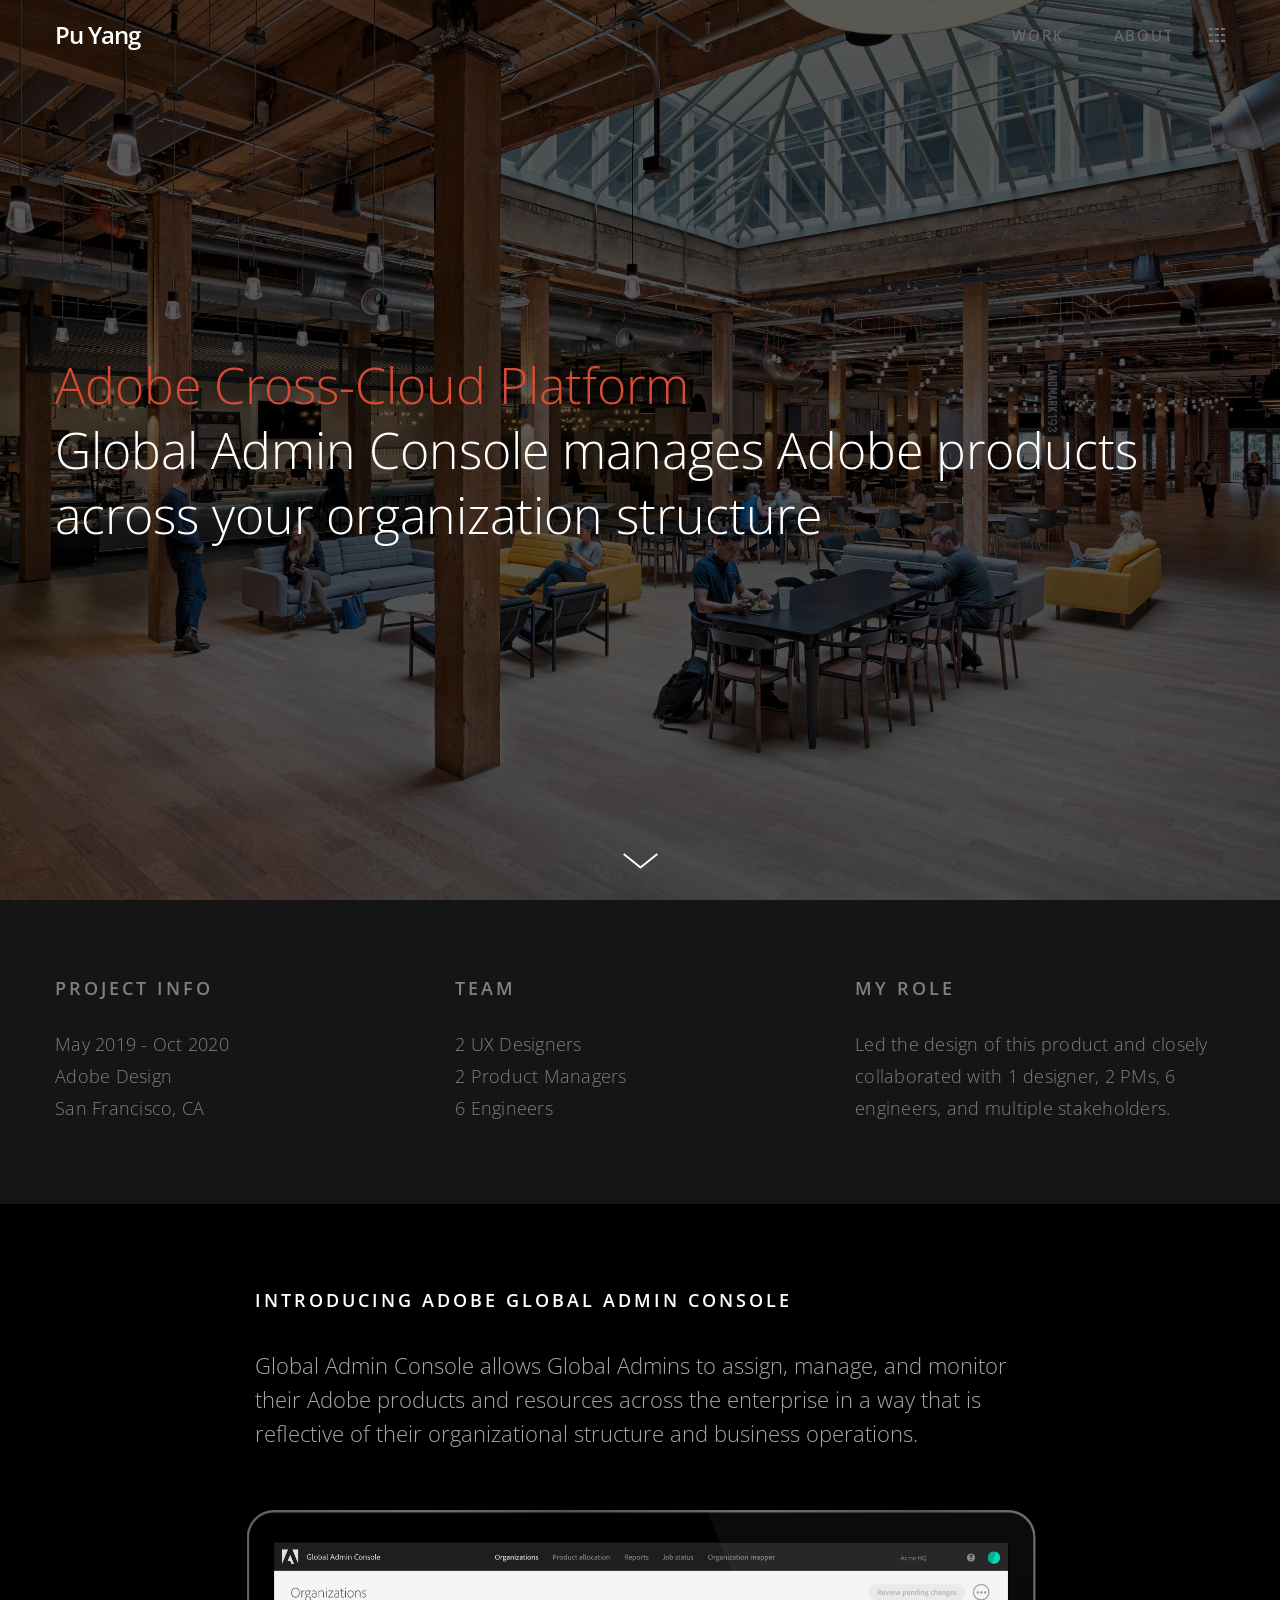
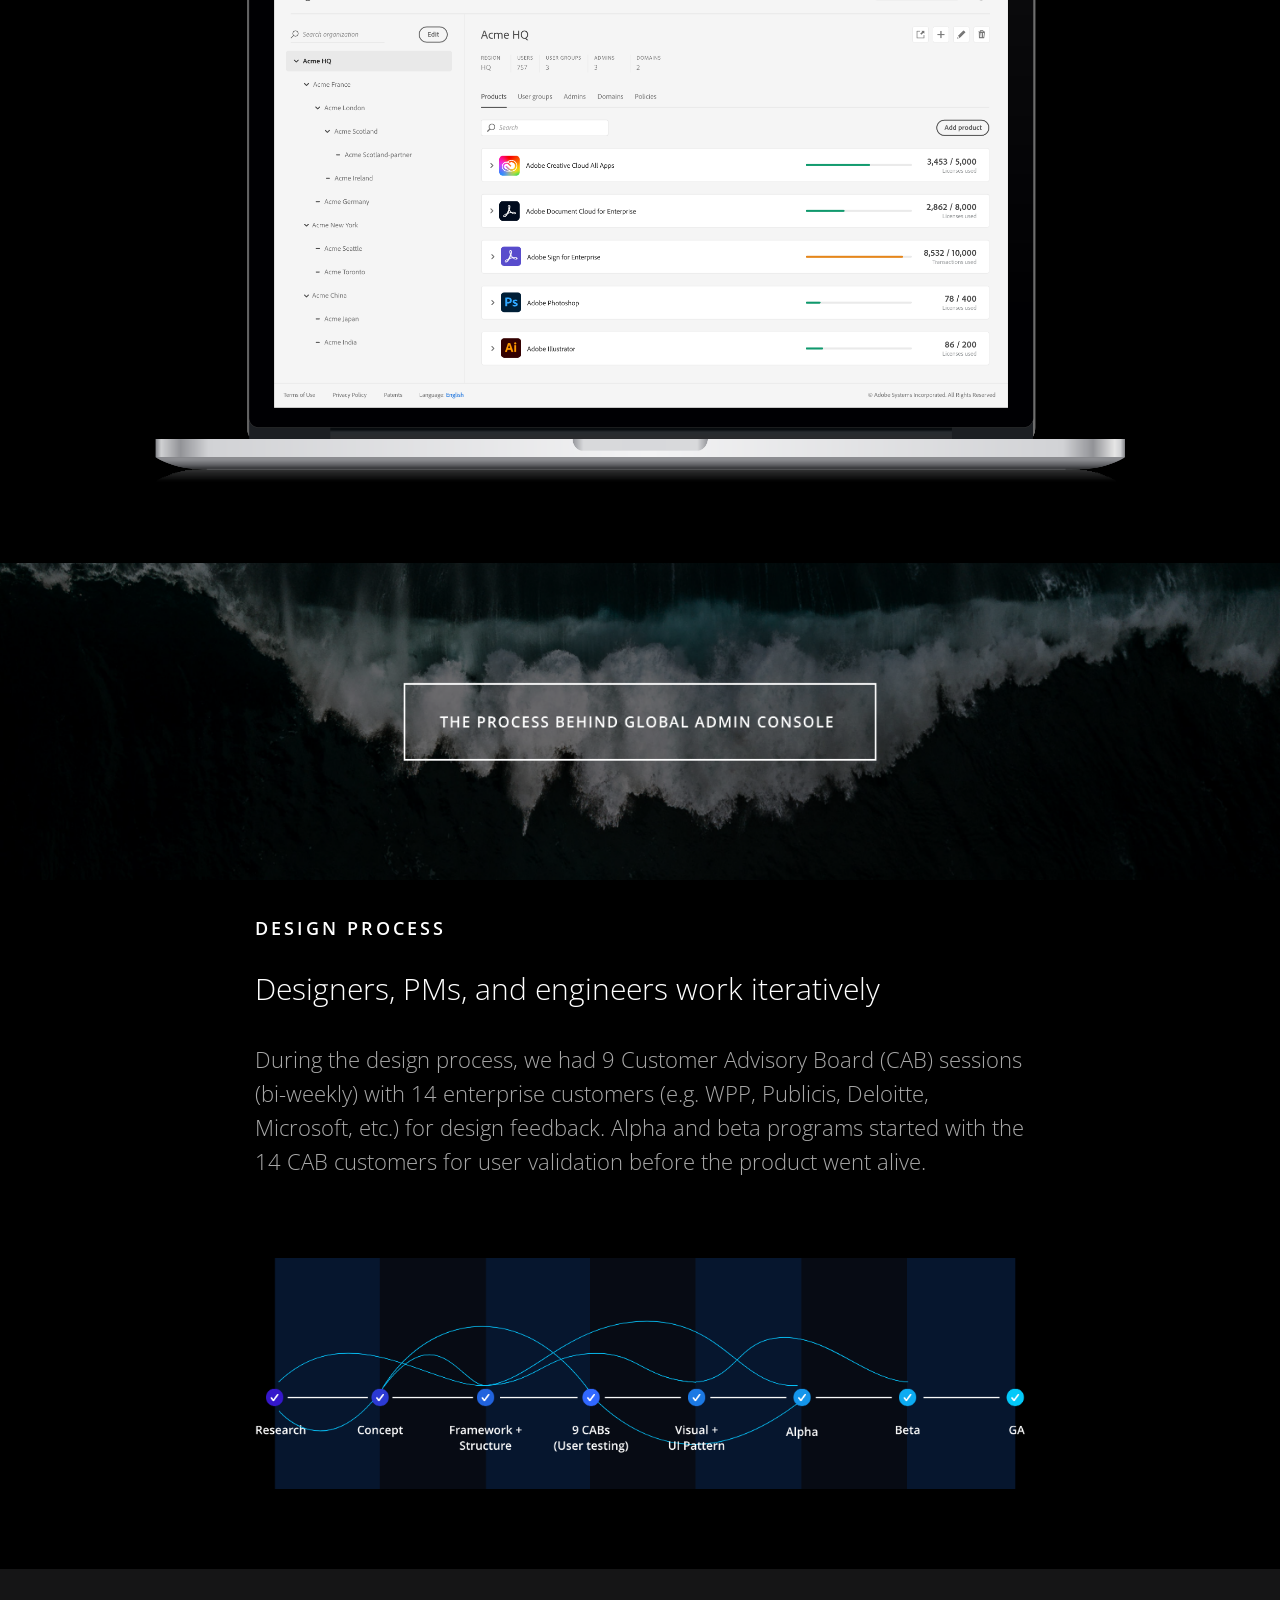
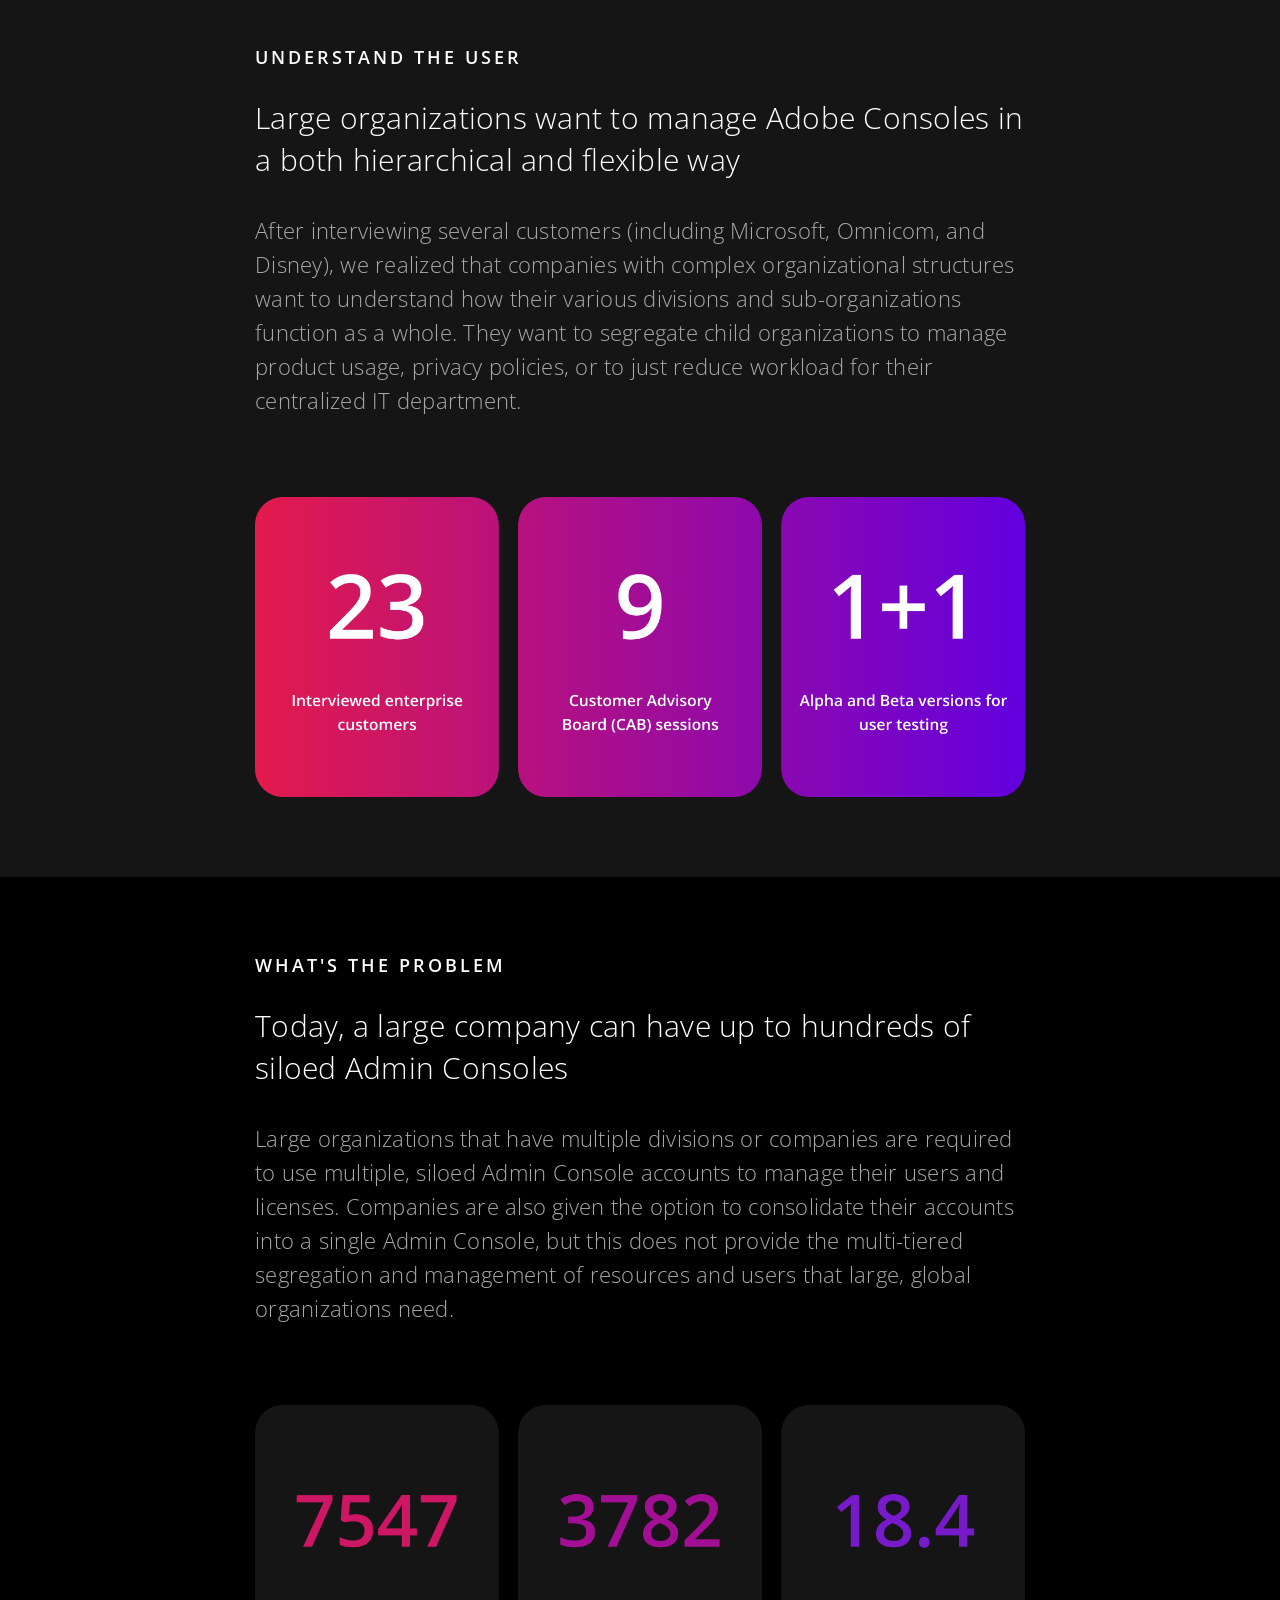
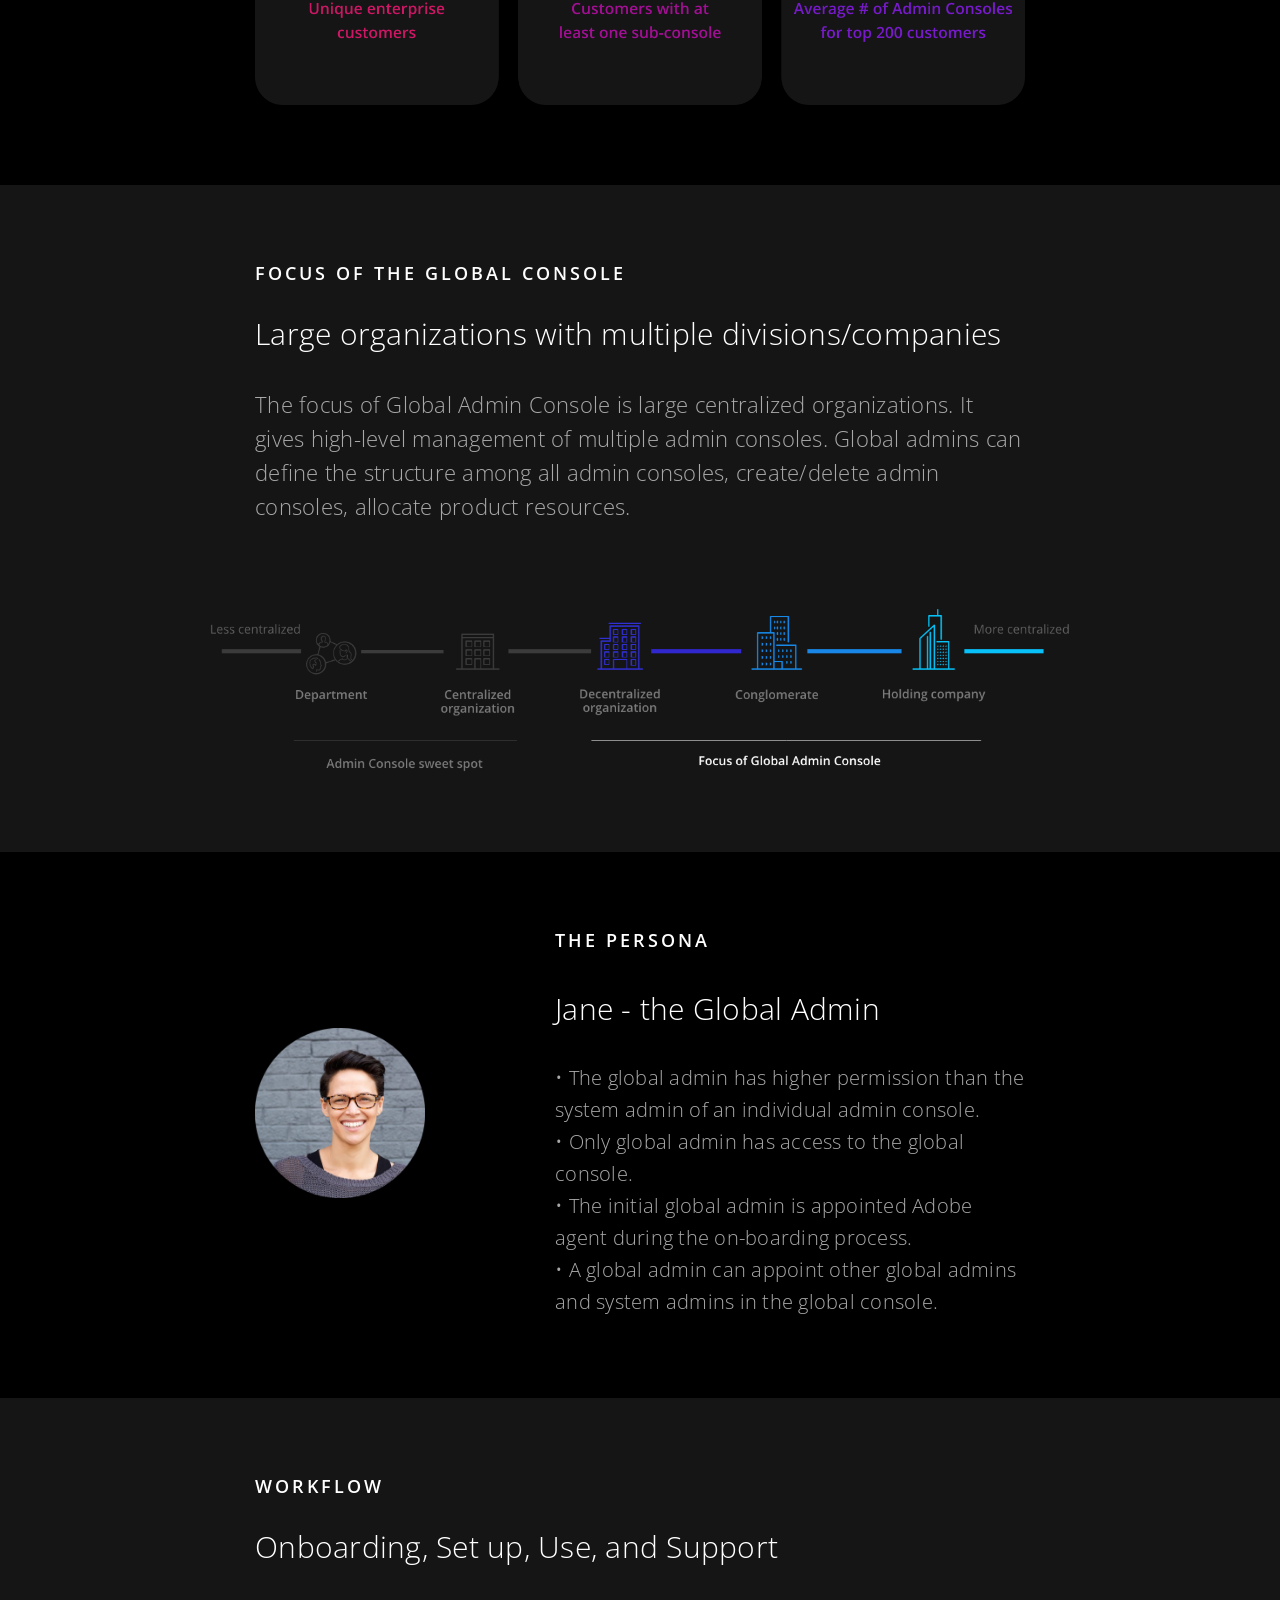
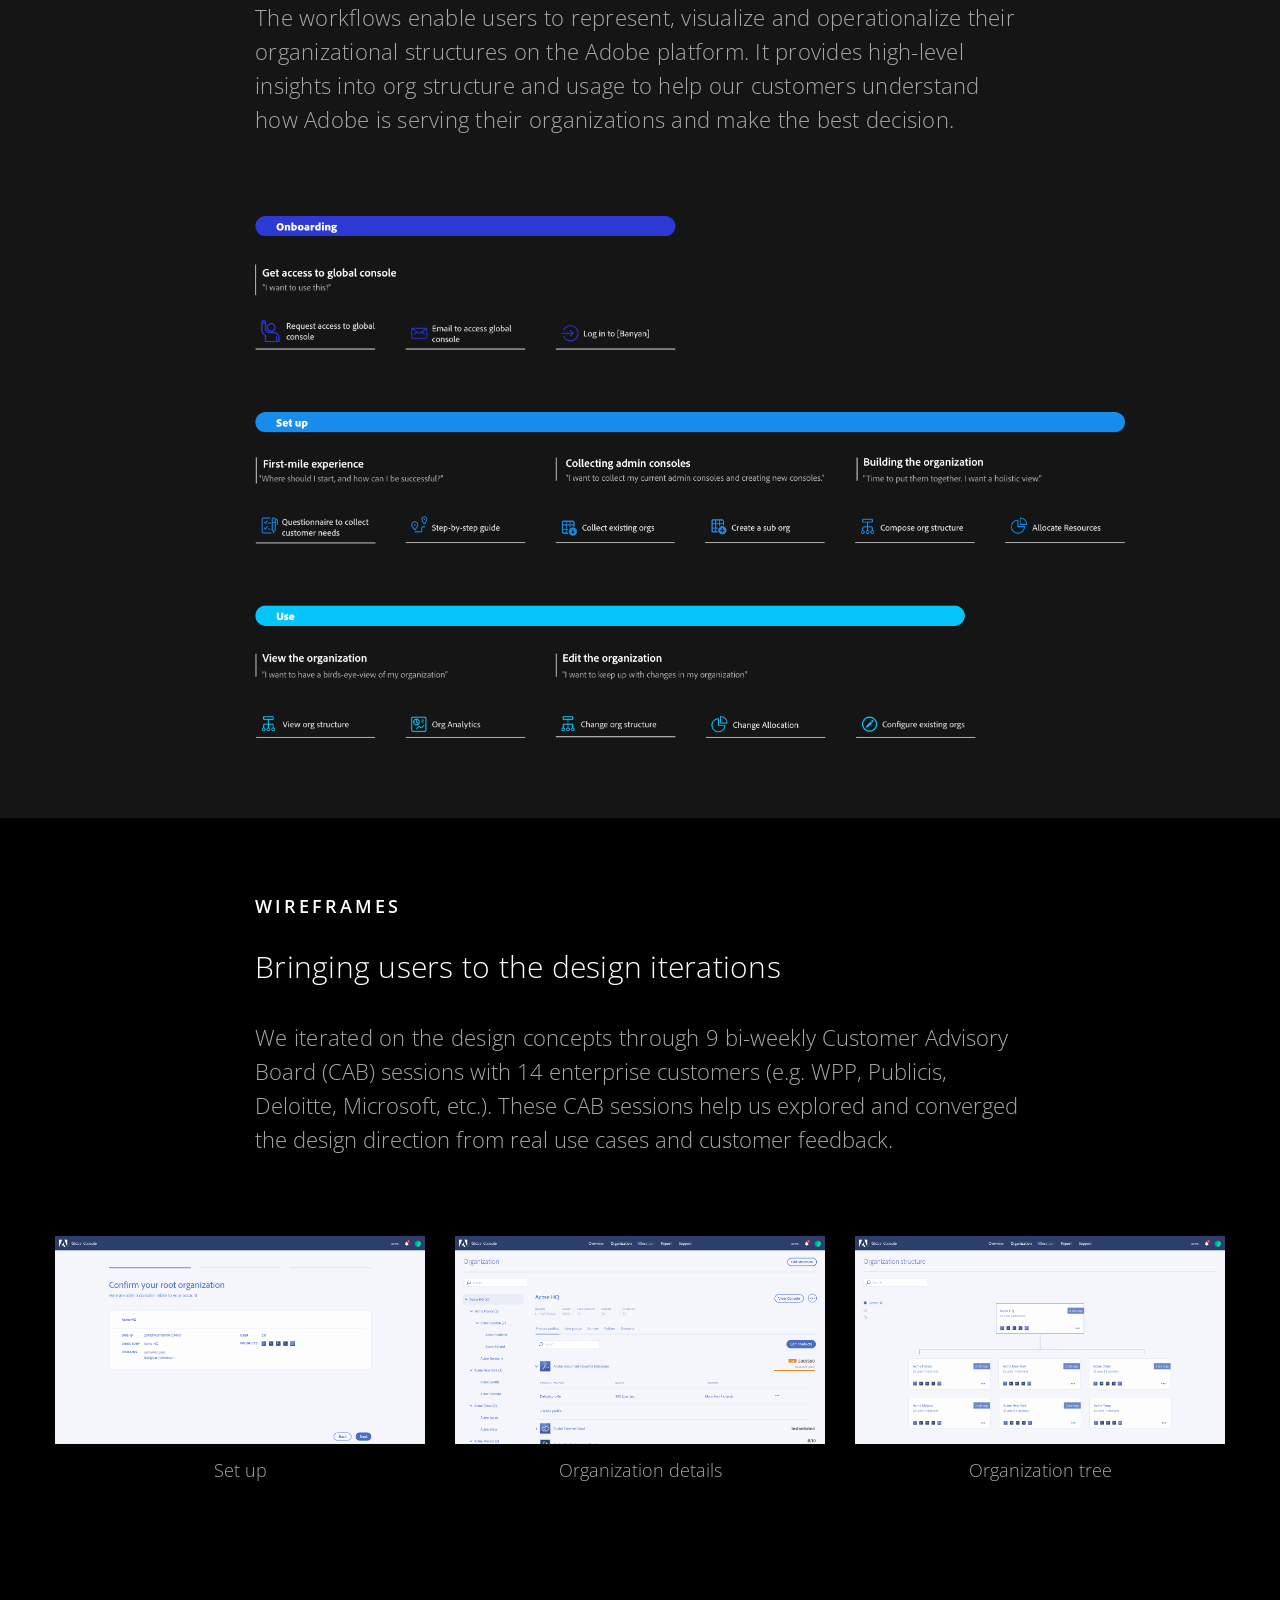
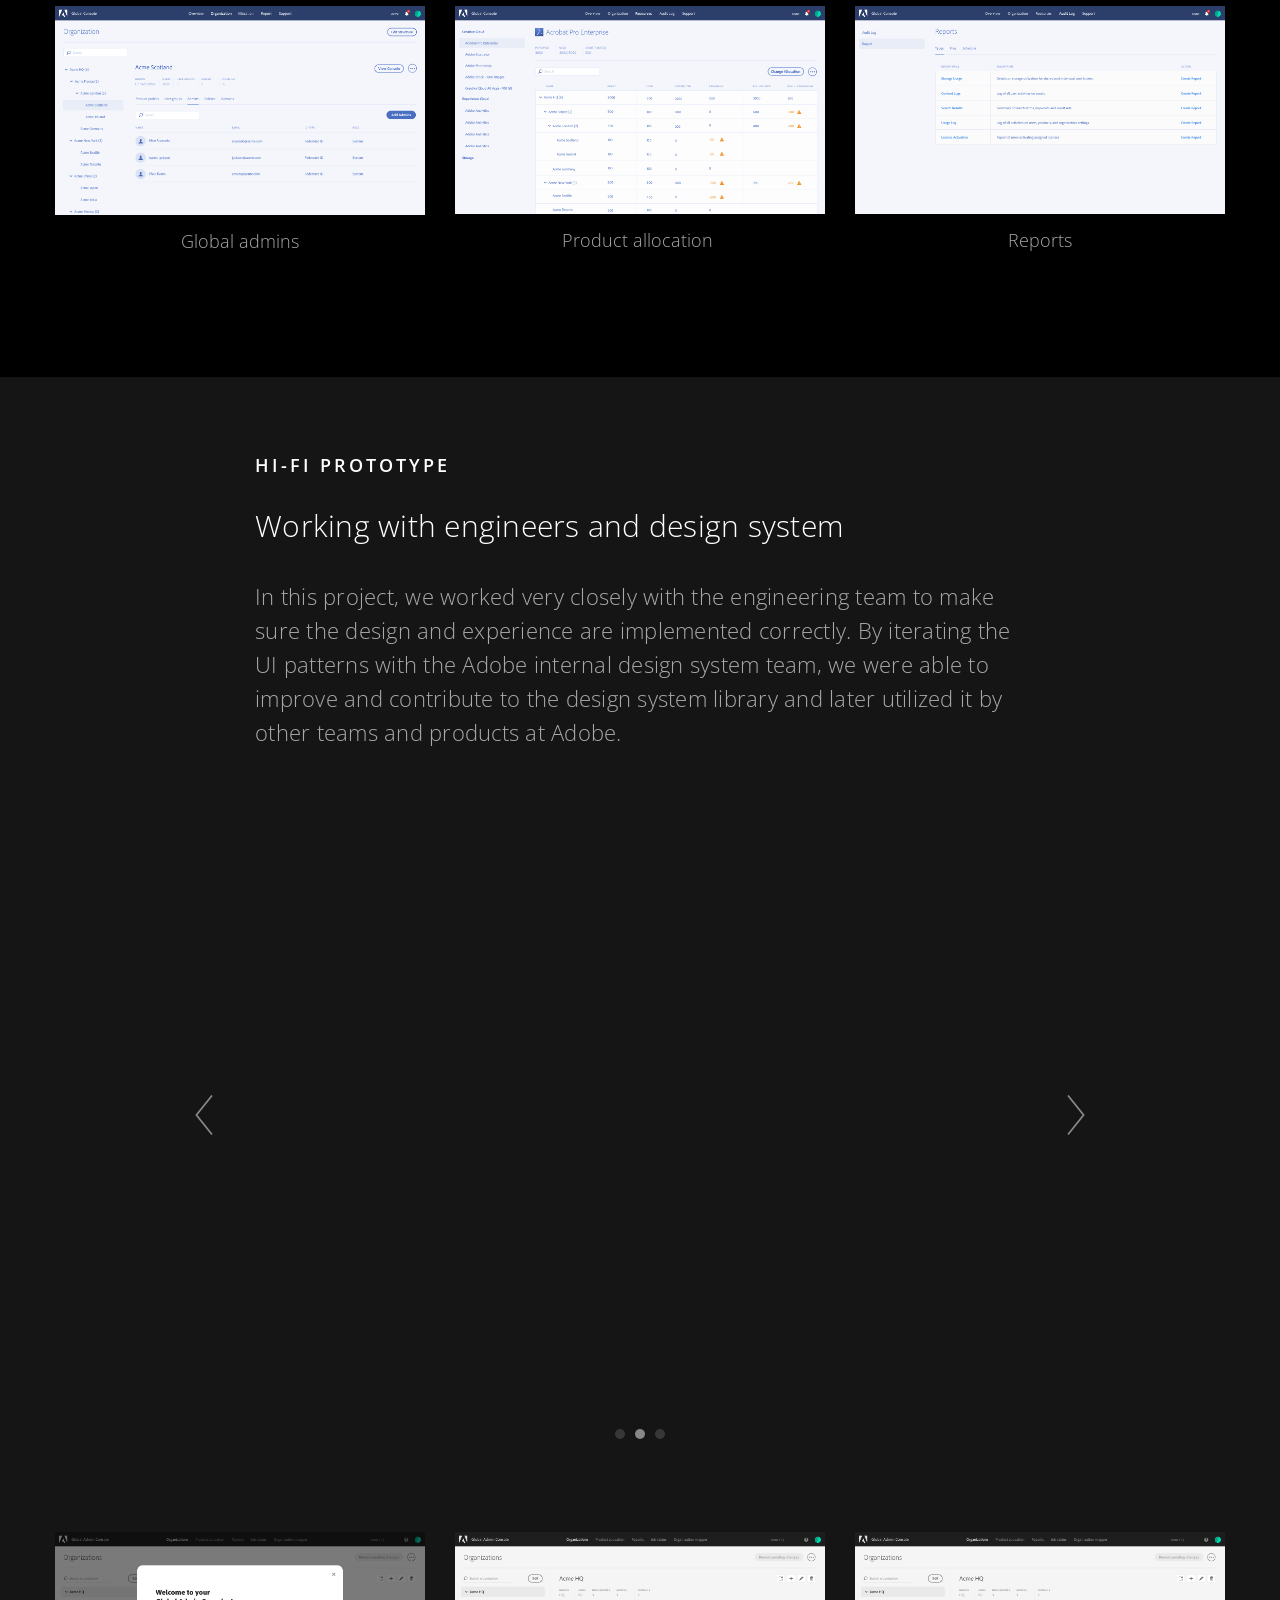
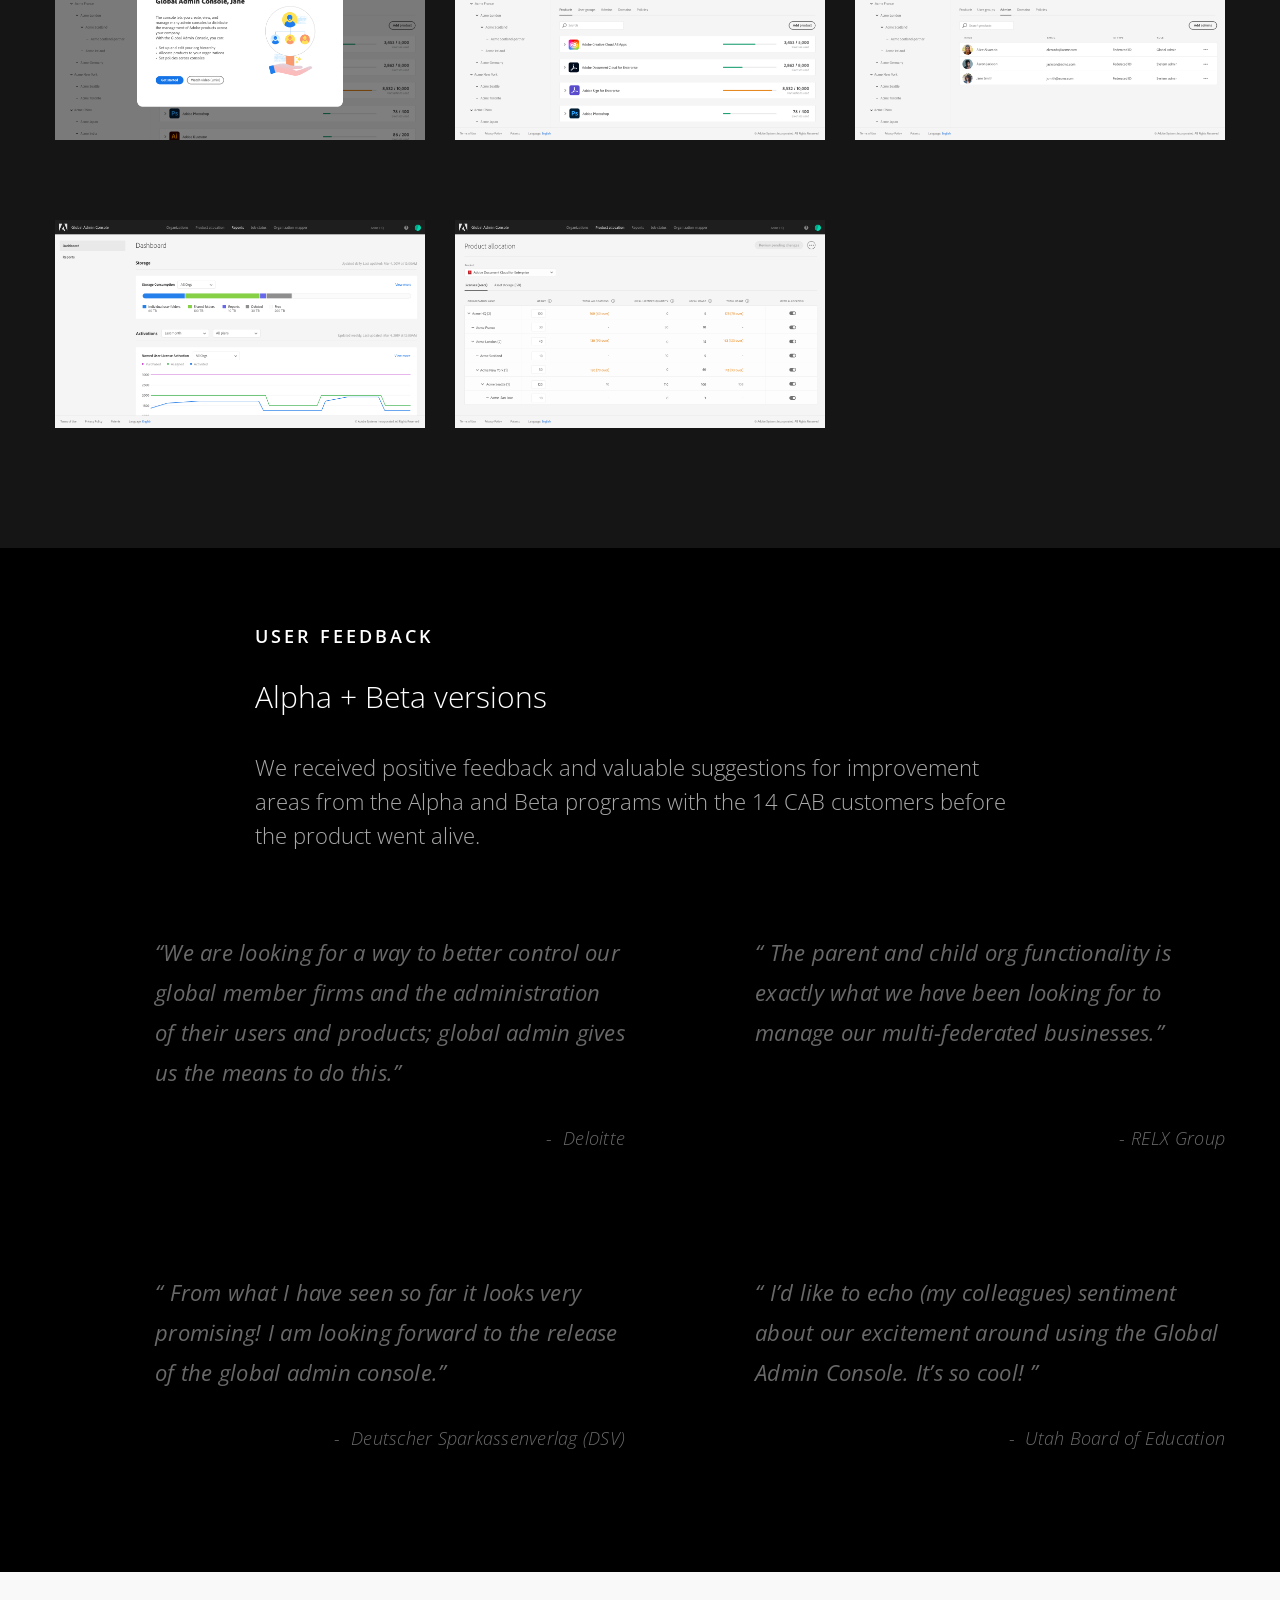
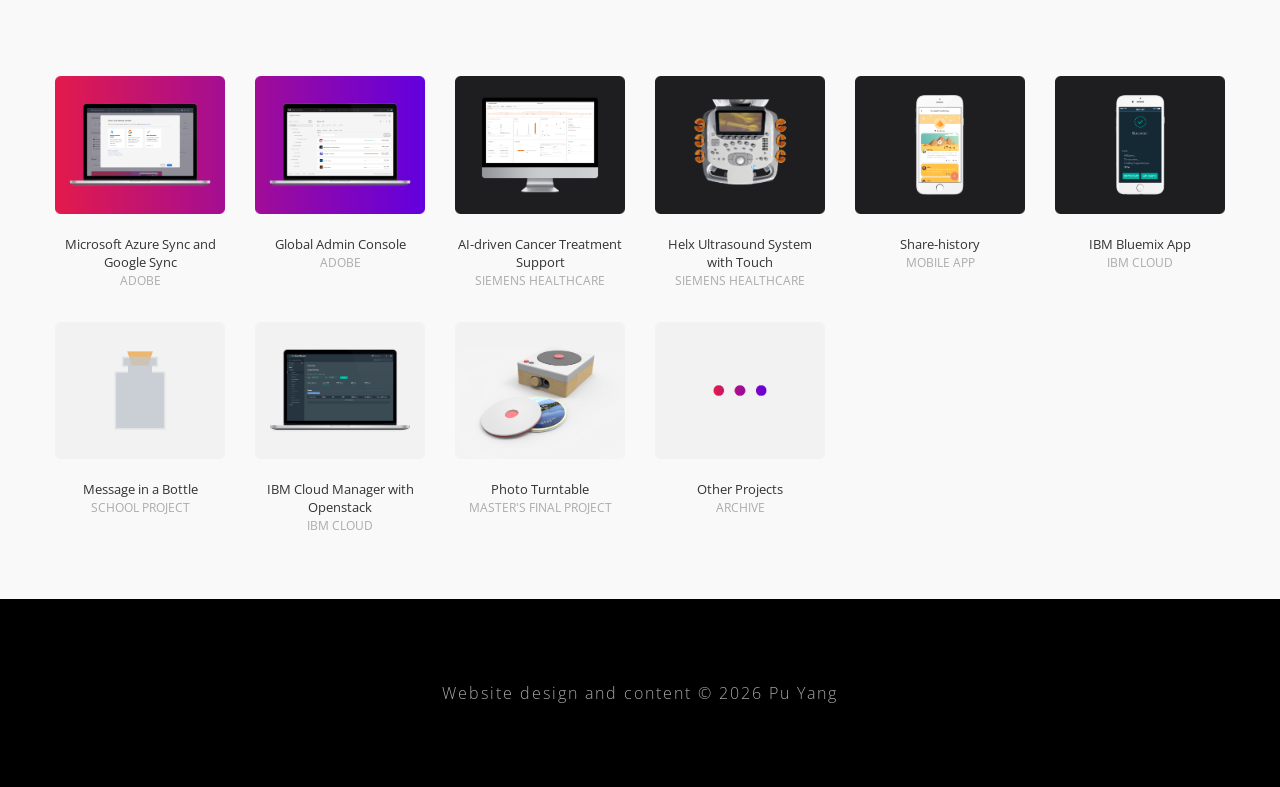
<file: work/adobe-global-admin-console/index.html>
<!DOCTYPE html>
<html lang="en-US" data-version="3.0.16">
	<head>
		<meta charset="UTF-8" />
		<meta name="viewport" content="width=device-width, initial-scale=1.0, maximum-scale=1.0" />
		<meta name="description" content="My Portfolio">
		<title>Pu Yang &rsaquo; Global Admin Console</title>

		<link type="text/css" rel="stylesheet" href="../../wp-content/themes/semplice/css/reset.css">
		<link data-fontset-id="ce-fontset" href="https://fonts.googleapis.com/css?family=Open+Sans:300,300italic,400,400italic,600,600italic,700,700italic" rel="stylesheet" type="text/css"><link data-fontset-id="ce-fontset" href="https://fonts.googleapis.com/css?family=PT+Serif:400,400italic" rel="stylesheet" type="text/css"><style id="ce-fontset" type="text/css">.light,.light_italic{font-family:"Open Sans", Arial, sans-serif;font-weight:300;}.regular,.regular_italic{font-family:"Open Sans", Arial, sans-serif;font-weight:400;}.semibold,.semibold_italic{font-family:"Open Sans", Arial, sans-serif;font-weight:600;}.bold,.bold_italic,strong,b{font-family:"Open Sans", Arial, sans-serif;font-weight:700;}.custom_one,.custom_one_italic{font-family:"PT Serif", Georgia, serif;font-weight:400;}.light_italic, .regular_italic, .semibold_italic, .bold_italic, .custom_one_italic {font-style:italic}.wysiwyg-ce h1, .wysiwyg-ce h2, .wysiwyg-ce h3, .wysiwyg-ce h4, .wysiwyg-ce h5, .wysiwyg-ce h6, #semplice h1, #semplice h2, #semplice h3, #semplice h4, #semplice h5, #semplice h6 { font-weight: 700; }</style>		<link type="text/css" rel="stylesheet" href="../../wp-content/themes/semplice/style.css">
		<style type="text/css" id="semplice-custom-css">.cover-552 .cover-headline h1 { font-size: 50px !important; line-height: 65px !important; }@media (min-width: 980px) and (max-width: 1199px) {.cover-552 .cover-headline h1 { font-size: 33.333333333333px !important; line-height: 38.461538461538px !important; }}@media (min-width: 768px) and (max-width: 979px) {.cover-552 .cover-headline h1 { font-size: 29.411764705882px !important; line-height: 35.714285714286px !important; }}@media (max-width: 767px) {.cover-552 .cover-headline h1 { font-size: 19.230769230769px !important; line-height: 22.727272727273px !important; }}@media (max-width: 567px) {.cover-552 .cover-headline h1 { font-size: 14.705882352941px !important; line-height: 16.666666666667px !important; }}#content { height: 100%; }.cover-552, .cover-552 .cover-image, .cover-552 .video-fadein { background-color: #000000 !important; }.cover-552 .cover-image { background-image: url(../../wp-content/uploads/2020/11/Adobe_San_Francisco_Town_Hall_18-2-scaled.jpg); }.cover-552 .cover-image { opacity: 0.35; }.cover-552 .cover-image { background-repeat:  !important; }.cover-552 .cover-image { background-size: cover; }.cover-552 .cover-image { background-position: top center; }.cover-552 .cover-headline h1 { color: #ffffff !important; }.cover-552 .cover-headline h1 { text-transform: none !important; }.bar { background: #ffffff !important; }.cover-552 .see-more .icon svg { fill: #ffffff !important; }.cover-552 .see-more:hover .icon { transform: scale(1.15);-ms-transform: scale(1.15);-webkit-transform: scale(1.15); }div.logo a { color: #ffffff !important; }header { top: -70px; }#fullscreen-menu { top: 70px; }#navbar, .controls a, div.loader, div.header-icon, #navbar-bg, .controls a span { height: 70px; }div.logo h1 { line-height: 70px !important; }.controls a svg, div.header-icon { margin-top: 23px !important; }section#blog, .post-password-form, section#not-found { margin-top: 70px !important; }.menu-style-nobutton ul li a, nav.standard ul li a { line-height: 70px !important; }.title-top { top: 70px; }.logo svg { margin-top: 24px; }#navbar-bg { background: #161617 !important; }#fullscreen-menu { background: rgb(0, 0, 0); background: rgba(0, 0, 0, 1); }#navbar-bg { opacity: 1; }#navbar { border-bottom: 1px solid transparent !important; }.transparent { opacity: 0 !important; }@media (max-width: 767px) {.transparent { background: #161617 !important; }}#navbar .controls a .nav-icon { background: #707070 !important; }#navbar .controls a svg { fill: #707070 !important; }#fullscreen-menu .menu-inner nav ul li a, .follow-links ul li a svg, nav.standard ul li a { letter-spacing: 2px !important; }#fullscreen-menu .menu-inner nav ul li a, .follow-links ul li a svg, nav.standard ul li a { text-transform: uppercase !important; }#navbar .controls a.project-panel-button { margin-right: -10px; padding-left: 10px; }nav.standard ul li a { padding: 0px 25px; }#fullscreen-menu .menu-inner nav { padding: 40px 0px; }#fullscreen-menu .menu-inner nav ul li a, .follow-links ul li a svg, nav.standard ul li a { color: #707070 !important; }.follow-links ul li a svg { fill: #707070 !important; }nav.standard ul li a { text-decoration: none !important; }#fullscreen-menu .menu-inner nav ul li a { border-color: #e6e6e6 !important; }#fullscreen-menu .menu-inner nav ul li.current-menu-item a, #fullscreen-menu .menu-inner nav ul li.current_page_item a, nav.standard ul li.current-menu-item a, nav.standard ul li.current_page_item a, #fullscreen-menu .menu-inner nav ul li.current-menu-item a:hover, #fullscreen-menu .menu-inner nav ul li.current_page_item a:hover, nav.standard ul li.current-menu-item a:hover, nav.standard ul li.current_page_item a:hover, .is-work nav.standard ul li.portfolio-grid a, .is-work #fullscreen-menu .menu-inner nav ul li.portfolio-grid a { color: #ffffff !important; }nav.standard ul li.current-menu-item a, nav.standard ul li.current_page_item a, nav.standard ul li.current-menu-item a:hover, nav.standard ul li.current_page_item a:hover, .is-work nav.standard ul li.portfolio-grid a { text-decoration: none !important; }#fullscreen-menu .menu-inner nav ul li.current-menu-item a, #fullscreen-menu .menu-inner nav ul li.current_page_item a, #fullscreen-menu .menu-inner nav ul li.current-menu-item a:hover, #fullscreen-menu .menu-inner nav ul li.current_page_item a:hover, .is-work #fullscreen-menu .menu-inner nav ul li.portfolio-grid a { border-color: #000000 !important; }#fullscreen-menu .menu-inner nav ul li a:hover, .follow-links ul li a svg, nav.standard ul li a:hover { color: #d84c36 !important; }.follow-links ul li a:hover svg { fill: #d84c36 !important; }nav.standard ul li a:hover { text-decoration: none !important; }#fullscreen-menu .menu-inner nav ul li a:hover { border-color: #000000 !important; }nav.standard ul li a:hover { background: transparent !important; }nav.standard ul li a { font-size: 15px !important; }#fullscreen-menu .menu-inner nav { margin-top: 70px !important; }#fullscreen-menu .menu-inner nav { top: 70px; transform: translate(0px, 0px); -webkit-transform: translate(0px, 0px); }#fullscreen-menu .menu-inner nav ul li { text-align: center; }#fullscreen-menu .menu-inner .follow-links { background: rgb(255, 255, 255); background: rgba(255, 255, 255, 1); }#fullscreen-menu .menu-inner .follow-links ul li a { padding-top: 5px; padding-bottom: 5px; }#fullscreen-menu .menu-inner .follow-links { border-top: 1px solid transparent !important; }#fullscreen-menu .menu-inner .follow-links ul li a { padding-right: 10px; padding-left: 10px; }#fullscreen-menu .menu-inner .follow-links ul li a svg { fill: #aaaaaa !important; }#fullscreen-menu .menu-inner .follow-links ul li a:hover svg { fill: #000000 !important; }#fullscreen-menu .menu-inner .follow-links ul li a:hover { background: #ffffff !important; }.project-panel-title h3 { opacity: 0; }.share-box { background: #ffffff !important; }.share-icons-wrapper p { color: #000000 !important; }.share-icon a svg { fill: #000000 !important; }body {background-color: #ffffff !important;}header { top: 0px !important; opacity: 1; }.fade-content, #project-panel-footer, #blog { opacity: 1 }.no-gutter-grid-sizer { width: 8.3333% !important; }.no-gutter-gutter-sizer { width: 0px; }.remove-gutter-yes { margin: 0px !important; }.masonry-span0{ width: 0% !important; float: left; }.masonry-span1{ width: 8.3333% !important; float: left; }.masonry-span2{ width: 16.6667% !important; float: left; }.masonry-span3{ width: 25% !important; float: left; }.masonry-span4{ width: 33.3333% !important; float: left; }.masonry-span5{ width: 41.6667% !important; float: left; }.masonry-span6{ width: 50% !important; float: left; }.masonry-span7{ width: 58.3333% !important; float: left; }.masonry-span8{ width: 66.6667% !important; float: left; }.masonry-span9{ width: 75% !important; float: left; }.masonry-span10{ width: 83.3333% !important; float: left; }.masonry-span11{ width: 91.6667% !important; float: left; }.masonry-span12{ width: 100% !important; float: left; }@media (max-width: 767px) {.masonry-span1, .masonry-span2, .masonry-span3, .masonry-span4, .masonry-span5, .masonry-span6, .masonry-span7, .masonry-span8, .masonry-span9, .masonry-span10, .masonry-span11, .masonry-span12 { width: 100% !important; }}.lightbox-overlay { background-color: rgba(255,255,255,0.98); -webkit-animation: fadein 0.35s; -moz-animation: fadein 0.35s; -ms-animation: fadein 0.35s; -o-animation: fadein 0.35s; animation: fadein 0.35s; }@keyframes fadein { from { background-color: rgba(255,255,255,0); } to { background-color: rgba(255,255,255,0.98); } }@-moz-keyframes fadein { from { background-color: rgba(255,255,255,0); } to { background-color: rgba(255,255,255,0.98); } }@-webkit-keyframes fadein { from { background-color: rgba(255,255,255,0); } to { background-color: rgba(255,255,255,0.98); } }@-ms-keyframes fadein { from { background-color: rgba(255,255,255,0); } to { background-color: rgba(255,255,255,0.98); } }@-o-keyframes fadein { from { background-color: rgba(255,255,255,0); } to { background-color: rgba(255,255,255,0.98); } }</style>

<link rel='stylesheet' id='wp-block-library-css' href='../../assets/vendor/css/block-library.min.css' type='text/css' media='all' />
<style id='wp-block-library-inline-css' type='text/css'>
.has-text-align-justify{text-align:justify;}
</style>
<style id='classic-theme-styles-inline-css' type='text/css'>
/*! This file is auto-generated */
.wp-block-button__link{color:#fff;background-color:#32373c;border-radius:9999px;box-shadow:none;text-decoration:none;padding:calc(.667em + 2px) calc(1.333em + 2px);font-size:1.125em}.wp-block-file__button{background:#32373c;color:#fff;text-decoration:none}
</style>
<style id='global-styles-inline-css' type='text/css'>
body{--wp--preset--color--black: #000000;--wp--preset--color--cyan-bluish-gray: #abb8c3;--wp--preset--color--white: #ffffff;--wp--preset--color--pale-pink: #f78da7;--wp--preset--color--vivid-red: #cf2e2e;--wp--preset--color--luminous-vivid-orange: #ff6900;--wp--preset--color--luminous-vivid-amber: #fcb900;--wp--preset--color--light-green-cyan: #7bdcb5;--wp--preset--color--vivid-green-cyan: #00d084;--wp--preset--color--pale-cyan-blue: #8ed1fc;--wp--preset--color--vivid-cyan-blue: #0693e3;--wp--preset--color--vivid-purple: #9b51e0;--wp--preset--gradient--vivid-cyan-blue-to-vivid-purple: linear-gradient(135deg,rgba(6,147,227,1) 0%,rgb(155,81,224) 100%);--wp--preset--gradient--light-green-cyan-to-vivid-green-cyan: linear-gradient(135deg,rgb(122,220,180) 0%,rgb(0,208,130) 100%);--wp--preset--gradient--luminous-vivid-amber-to-luminous-vivid-orange: linear-gradient(135deg,rgba(252,185,0,1) 0%,rgba(255,105,0,1) 100%);--wp--preset--gradient--luminous-vivid-orange-to-vivid-red: linear-gradient(135deg,rgba(255,105,0,1) 0%,rgb(207,46,46) 100%);--wp--preset--gradient--very-light-gray-to-cyan-bluish-gray: linear-gradient(135deg,rgb(238,238,238) 0%,rgb(169,184,195) 100%);--wp--preset--gradient--cool-to-warm-spectrum: linear-gradient(135deg,rgb(74,234,220) 0%,rgb(151,120,209) 20%,rgb(207,42,186) 40%,rgb(238,44,130) 60%,rgb(251,105,98) 80%,rgb(254,248,76) 100%);--wp--preset--gradient--blush-light-purple: linear-gradient(135deg,rgb(255,206,236) 0%,rgb(152,150,240) 100%);--wp--preset--gradient--blush-bordeaux: linear-gradient(135deg,rgb(254,205,165) 0%,rgb(254,45,45) 50%,rgb(107,0,62) 100%);--wp--preset--gradient--luminous-dusk: linear-gradient(135deg,rgb(255,203,112) 0%,rgb(199,81,192) 50%,rgb(65,88,208) 100%);--wp--preset--gradient--pale-ocean: linear-gradient(135deg,rgb(255,245,203) 0%,rgb(182,227,212) 50%,rgb(51,167,181) 100%);--wp--preset--gradient--electric-grass: linear-gradient(135deg,rgb(202,248,128) 0%,rgb(113,206,126) 100%);--wp--preset--gradient--midnight: linear-gradient(135deg,rgb(2,3,129) 0%,rgb(40,116,252) 100%);--wp--preset--font-size--small: 13px;--wp--preset--font-size--medium: 20px;--wp--preset--font-size--large: 36px;--wp--preset--font-size--x-large: 42px;--wp--preset--spacing--20: 0.44rem;--wp--preset--spacing--30: 0.67rem;--wp--preset--spacing--40: 1rem;--wp--preset--spacing--50: 1.5rem;--wp--preset--spacing--60: 2.25rem;--wp--preset--spacing--70: 3.38rem;--wp--preset--spacing--80: 5.06rem;--wp--preset--shadow--natural: 6px 6px 9px rgba(0, 0, 0, 0.2);--wp--preset--shadow--deep: 12px 12px 50px rgba(0, 0, 0, 0.4);--wp--preset--shadow--sharp: 6px 6px 0px rgba(0, 0, 0, 0.2);--wp--preset--shadow--outlined: 6px 6px 0px -3px rgba(255, 255, 255, 1), 6px 6px rgba(0, 0, 0, 1);--wp--preset--shadow--crisp: 6px 6px 0px rgba(0, 0, 0, 1);}:where(.is-layout-flex){gap: 0.5em;}:where(.is-layout-grid){gap: 0.5em;}body .is-layout-flow > .alignleft{float: left;margin-inline-start: 0;margin-inline-end: 2em;}body .is-layout-flow > .alignright{float: right;margin-inline-start: 2em;margin-inline-end: 0;}body .is-layout-flow > .aligncenter{margin-left: auto !important;margin-right: auto !important;}body .is-layout-constrained > .alignleft{float: left;margin-inline-start: 0;margin-inline-end: 2em;}body .is-layout-constrained > .alignright{float: right;margin-inline-start: 2em;margin-inline-end: 0;}body .is-layout-constrained > .aligncenter{margin-left: auto !important;margin-right: auto !important;}body .is-layout-constrained > :where(:not(.alignleft):not(.alignright):not(.alignfull)){max-width: var(--wp--style--global--content-size);margin-left: auto !important;margin-right: auto !important;}body .is-layout-constrained > .alignwide{max-width: var(--wp--style--global--wide-size);}body .is-layout-flex{display: flex;}body .is-layout-flex{flex-wrap: wrap;align-items: center;}body .is-layout-flex > *{margin: 0;}body .is-layout-grid{display: grid;}body .is-layout-grid > *{margin: 0;}:where(.wp-block-columns.is-layout-flex){gap: 2em;}:where(.wp-block-columns.is-layout-grid){gap: 2em;}:where(.wp-block-post-template.is-layout-flex){gap: 1.25em;}:where(.wp-block-post-template.is-layout-grid){gap: 1.25em;}.has-black-color{color: var(--wp--preset--color--black) !important;}.has-cyan-bluish-gray-color{color: var(--wp--preset--color--cyan-bluish-gray) !important;}.has-white-color{color: var(--wp--preset--color--white) !important;}.has-pale-pink-color{color: var(--wp--preset--color--pale-pink) !important;}.has-vivid-red-color{color: var(--wp--preset--color--vivid-red) !important;}.has-luminous-vivid-orange-color{color: var(--wp--preset--color--luminous-vivid-orange) !important;}.has-luminous-vivid-amber-color{color: var(--wp--preset--color--luminous-vivid-amber) !important;}.has-light-green-cyan-color{color: var(--wp--preset--color--light-green-cyan) !important;}.has-vivid-green-cyan-color{color: var(--wp--preset--color--vivid-green-cyan) !important;}.has-pale-cyan-blue-color{color: var(--wp--preset--color--pale-cyan-blue) !important;}.has-vivid-cyan-blue-color{color: var(--wp--preset--color--vivid-cyan-blue) !important;}.has-vivid-purple-color{color: var(--wp--preset--color--vivid-purple) !important;}.has-black-background-color{background-color: var(--wp--preset--color--black) !important;}.has-cyan-bluish-gray-background-color{background-color: var(--wp--preset--color--cyan-bluish-gray) !important;}.has-white-background-color{background-color: var(--wp--preset--color--white) !important;}.has-pale-pink-background-color{background-color: var(--wp--preset--color--pale-pink) !important;}.has-vivid-red-background-color{background-color: var(--wp--preset--color--vivid-red) !important;}.has-luminous-vivid-orange-background-color{background-color: var(--wp--preset--color--luminous-vivid-orange) !important;}.has-luminous-vivid-amber-background-color{background-color: var(--wp--preset--color--luminous-vivid-amber) !important;}.has-light-green-cyan-background-color{background-color: var(--wp--preset--color--light-green-cyan) !important;}.has-vivid-green-cyan-background-color{background-color: var(--wp--preset--color--vivid-green-cyan) !important;}.has-pale-cyan-blue-background-color{background-color: var(--wp--preset--color--pale-cyan-blue) !important;}.has-vivid-cyan-blue-background-color{background-color: var(--wp--preset--color--vivid-cyan-blue) !important;}.has-vivid-purple-background-color{background-color: var(--wp--preset--color--vivid-purple) !important;}.has-black-border-color{border-color: var(--wp--preset--color--black) !important;}.has-cyan-bluish-gray-border-color{border-color: var(--wp--preset--color--cyan-bluish-gray) !important;}.has-white-border-color{border-color: var(--wp--preset--color--white) !important;}.has-pale-pink-border-color{border-color: var(--wp--preset--color--pale-pink) !important;}.has-vivid-red-border-color{border-color: var(--wp--preset--color--vivid-red) !important;}.has-luminous-vivid-orange-border-color{border-color: var(--wp--preset--color--luminous-vivid-orange) !important;}.has-luminous-vivid-amber-border-color{border-color: var(--wp--preset--color--luminous-vivid-amber) !important;}.has-light-green-cyan-border-color{border-color: var(--wp--preset--color--light-green-cyan) !important;}.has-vivid-green-cyan-border-color{border-color: var(--wp--preset--color--vivid-green-cyan) !important;}.has-pale-cyan-blue-border-color{border-color: var(--wp--preset--color--pale-cyan-blue) !important;}.has-vivid-cyan-blue-border-color{border-color: var(--wp--preset--color--vivid-cyan-blue) !important;}.has-vivid-purple-border-color{border-color: var(--wp--preset--color--vivid-purple) !important;}.has-vivid-cyan-blue-to-vivid-purple-gradient-background{background: var(--wp--preset--gradient--vivid-cyan-blue-to-vivid-purple) !important;}.has-light-green-cyan-to-vivid-green-cyan-gradient-background{background: var(--wp--preset--gradient--light-green-cyan-to-vivid-green-cyan) !important;}.has-luminous-vivid-amber-to-luminous-vivid-orange-gradient-background{background: var(--wp--preset--gradient--luminous-vivid-amber-to-luminous-vivid-orange) !important;}.has-luminous-vivid-orange-to-vivid-red-gradient-background{background: var(--wp--preset--gradient--luminous-vivid-orange-to-vivid-red) !important;}.has-very-light-gray-to-cyan-bluish-gray-gradient-background{background: var(--wp--preset--gradient--very-light-gray-to-cyan-bluish-gray) !important;}.has-cool-to-warm-spectrum-gradient-background{background: var(--wp--preset--gradient--cool-to-warm-spectrum) !important;}.has-blush-light-purple-gradient-background{background: var(--wp--preset--gradient--blush-light-purple) !important;}.has-blush-bordeaux-gradient-background{background: var(--wp--preset--gradient--blush-bordeaux) !important;}.has-luminous-dusk-gradient-background{background: var(--wp--preset--gradient--luminous-dusk) !important;}.has-pale-ocean-gradient-background{background: var(--wp--preset--gradient--pale-ocean) !important;}.has-electric-grass-gradient-background{background: var(--wp--preset--gradient--electric-grass) !important;}.has-midnight-gradient-background{background: var(--wp--preset--gradient--midnight) !important;}.has-small-font-size{font-size: var(--wp--preset--font-size--small) !important;}.has-medium-font-size{font-size: var(--wp--preset--font-size--medium) !important;}.has-large-font-size{font-size: var(--wp--preset--font-size--large) !important;}.has-x-large-font-size{font-size: var(--wp--preset--font-size--x-large) !important;}
.wp-block-navigation a:where(:not(.wp-element-button)){color: inherit;}
:where(.wp-block-post-template.is-layout-flex){gap: 1.25em;}:where(.wp-block-post-template.is-layout-grid){gap: 1.25em;}
:where(.wp-block-columns.is-layout-flex){gap: 2em;}:where(.wp-block-columns.is-layout-grid){gap: 2em;}
.wp-block-pullquote{font-size: 1.5em;line-height: 1.6;}
</style>
<link rel='stylesheet' id='mediaelement-css' href='../../assets/vendor/mediaelement/mediaelementplayer-legacy.min.css' type='text/css' media='all' />
<link rel='stylesheet' id='wp-mediaelement-css' href='../../assets/vendor/mediaelement/wp-mediaelement.min.css' type='text/css' media='all' />
<script type="text/javascript" src="../../assets/vendor/jquery/jquery.min.js" id="jquery-core-js"></script>
<script type="text/javascript" src="../../assets/vendor/jquery/jquery-migrate.min.js" id="jquery-migrate-js"></script>

<link rel="canonical" href="../../work/adobe-global-admin-console/" />

<!-- Jetpack Open Graph Tags -->
<meta property="og:type" content="article" />
<meta property="og:title" content="Global Admin Console" />
<meta property="og:url" content="../../work/adobe-global-admin-console/" />
<meta property="og:description" content="Visit the post for more." />
<meta property="article:published_time" content="2020-11-12T06:13:00+00:00" />
<meta property="article:modified_time" content="2021-08-27T05:31:29+00:00" />
<meta property="og:site_name" content="Pu Yang" />
<meta property="og:image" content="../../wp-content/uploads/2021/03/cropped-Group-168716@2x.png" />
<meta property="og:image:width" content="512" />
<meta property="og:image:height" content="512" />
<meta property="og:locale" content="en_US" />
<meta name="twitter:text:title" content="Global Admin Console" />
<meta name="twitter:image" content="../../wp-content/uploads/2021/03/cropped-Group-168716@2x-270x270.png" />
<meta name="twitter:card" content="summary" />
<meta name="twitter:description" content="Visit the post for more." />

<!-- End Jetpack Open Graph Tags -->
<link rel="icon" href="../../wp-content/uploads/2021/03/cropped-Group-168716@2x-32x32.png" sizes="32x32" />
<link rel="icon" href="../../wp-content/uploads/2021/03/cropped-Group-168716@2x-192x192.png" sizes="192x192" />
<link rel="apple-touch-icon" href="../../wp-content/uploads/2021/03/cropped-Group-168716@2x-180x180.png" />
<meta name="msapplication-TileImage" content="../../wp-content/uploads/2021/03/cropped-Group-168716@2x-270x270.png" />
		<!-- Facebook -->
		<meta property="og:title" content="Pu Yang &rsaquo; Global Admin Console" />
		<meta property="og:url" content="../../work/adobe-global-admin-console/" />
		<meta property="og:site_name" content="Pu Yang"/>
							<meta property="og:image" content="" />
		   
		<!-- bottom admin bar -->
		<style>html{margin-top:0px!important;}#wpadminbar{top:auto!important;bottom:0;}}</style>
	</head>
	<body class="work-template-default single single-work postid-552 no-transitions is-work mejs-semplice-ui">
				<div id="project-panel-header">
			
<!-- Project Panel -->
<section id="project-panel" class="fade">
	<div class="project-panel">
		<div class="container">
			<div class="row">
				<div class="project-panel-title span11">
					<h3 class="light ">More selected projects</h3>
				</div>
								<div class="project-panel-close span1">
            		<div class="close-project-panel light"><svg version="1.1" id="Ebene_1" xmlns="http://www.w3.org/2000/svg" xmlns:xlink="http://www.w3.org/1999/xlink" x="0px" y="0px"
	 width="20px" height="20px" viewBox="0 0 20 20" enable-background="new 0 0 20 20" xml:space="preserve">
<g>
	
		<rect x="-4.164" y="9.532" transform="matrix(0.706 0.7082 -0.7082 0.706 10.0446 -4.1327)" width="28.329" height="1"/>
</g>
<g>
	<rect x="9.5" y="-4.142" transform="matrix(0.7071 0.7071 -0.7071 0.7071 10 -4.1421)" width="1" height="28.284"/>
</g>
</svg>
</div>
				</div>
							</div>
			
			<div class="row">
        		<div class="project-panel-thumbs">
														<div class="project-panel-thumb">
										<a class="project-panel-link" data-project-panel="true" href="../../work/microsoft-azure-and-google-sync/" title="Microsoft Azure Sync and Google Sync">
																							<img alt="Microsoft Azure Sync and Google Sync" src="../../wp-content/uploads/2020/12/small1.png" width="1710" height="1380" />
																						<h3>Microsoft Azure Sync and Google Sync<br /><span class="regular">ADOBE</span></h3>
										</a>
									</div>
														<div class="project-panel-thumb">
										<a class="project-panel-link" data-project-panel="true" href="../../work/adobe-global-admin-console/" title="Global Admin Console">
																							<img alt="Global Admin Console" src="../../wp-content/uploads/2020/11/small2.png" width="1710" height="1380" />
																						<h3>Global Admin Console<br /><span class="regular">ADOBE</span></h3>
										</a>
									</div>
														<div class="project-panel-thumb">
										<a class="project-panel-link" data-project-panel="true" href="../../work/decision-support-for-cancer-treatment/" title="AI-driven Cancer Treatment Support">
																							<img alt="AI-driven Cancer Treatment Support" src="../../wp-content/uploads/2017/08/4-1.png" width="1710" height="1380" />
																						<h3>AI-driven Cancer Treatment Support<br /><span class="regular">SIEMENS HEALTHCARE</span></h3>
										</a>
									</div>
														<div class="project-panel-thumb">
										<a class="project-panel-link" data-project-panel="true" href="../../work/helx-touch/" title="Helx Ultrasound System with Touch">
																							<img alt="Helx Ultrasound System with Touch" src="../../wp-content/uploads/2017/05/5-2.png" width="1710" height="1380" />
																						<h3>Helx Ultrasound System with Touch<br /><span class="regular">SIEMENS HEALTHCARE</span></h3>
										</a>
									</div>
														<div class="project-panel-thumb">
										<a class="project-panel-link" data-project-panel="true" href="../../work/sharestory/" title="Share-history">
																							<img alt="Share-history" src="../../wp-content/uploads/2021/01/3-1.png" width="1710" height="1380" />
																						<h3>Share-history<br /><span class="regular">MOBILE APP</span></h3>
										</a>
									</div>
														<div class="project-panel-thumb">
										<a class="project-panel-link" data-project-panel="true" href="../../work/bluemix/" title="IBM Bluemix App">
																							<img alt="IBM Bluemix App" src="../../wp-content/uploads/2015/04/6-1.png" width="1710" height="1380" />
																						<h3>IBM Bluemix App<br /><span class="regular">IBM CLOUD</span></h3>
										</a>
									</div>
														<div class="project-panel-thumb">
										<a class="project-panel-link" data-project-panel="true" href="../../work/message-in-the-bottle/" title="Message in a Bottle">
																							<img alt="Message in a Bottle" src="../../wp-content/uploads/2017/06/7-1.png" width="1710" height="1380" />
																						<h3>Message in a Bottle<br /><span class="regular">SCHOOL PROJECT</span></h3>
										</a>
									</div>
														<div class="project-panel-thumb">
										<a class="project-panel-link" data-project-panel="true" href="../../work/ibm-cloud-manager/" title="IBM Cloud Manager with Openstack">
																							<img alt="IBM Cloud Manager with Openstack" src="../../wp-content/uploads/2017/07/8-3.png" width="1710" height="1380" />
																						<h3>IBM Cloud Manager with Openstack<br /><span class="regular">IBM CLOUD</span></h3>
										</a>
									</div>
														<div class="project-panel-thumb">
										<a class="project-panel-link" data-project-panel="true" href="../../work/photo-turntable/" title="Photo Turntable">
																							<img alt="Photo Turntable" src="../../wp-content/uploads/2017/05/9-2.png" width="1710" height="1380" />
																						<h3>Photo Turntable<br /><span class="regular">MASTER'S FINAL PROJECT</span></h3>
										</a>
									</div>
														<div class="project-panel-thumb">
										<a class="project-panel-link" data-project-panel="true" href="../../work/work-collection/" title="Other Projects">
																							<img alt="Other Projects" src="../../wp-content/uploads/2017/06/10-1.png" width="1710" height="1380" />
																						<h3>Other Projects<br /><span class="regular">ARCHIVE</span></h3>
										</a>
									</div>
					        		</div>
			</div>
		</div>
	</div>
</section>
		</div>
						<header >
			<div id="navbar-bg" class="transparent" data-transparent-bar="true" data-navbar-opacity="1" data-dropdown-transparent="disabled"><!-- header bar background --></div>
			<div id="navbar">
			<div class="container"><div class="row"><div class="span12 navbar-inner"><div class="logo twenty"><h1 class="semibold"><nobr><a id="logo" href="../../index.html">Pu Yang</a></nobr></h1></div><div class="nav-wrapper"><nav class="standard regular"><div class="menu"><ul>
<li class="page_item page-item-62"><a href="../../index.html">Work</a></li>
<li class="page_item page-item-284"><a href="../../about/">About</a></li>
</ul></div>
</nav><div class="controls">
					<a class="open-nav menu-responsive">
						<span class="nav-icon"></span>
					</a>
				
					<a class="project-panel-button menu-icon">
						<span><svg version="1.1" id="Ebene_1" xmlns="http://www.w3.org/2000/svg" xmlns:xlink="http://www.w3.org/1999/xlink" x="0px" y="0px"
	 width="16px" height="24px" viewBox="0 0 16 24" enable-background="new 0 0 16 24" xml:space="preserve">
<rect x="12" y="5" width="4" height="2"/>
<rect x="6" y="5" width="4" height="2"/>
<rect y="5" width="4" height="2"/>
<rect x="12" y="11" width="4" height="2"/>
<rect x="6" y="11" width="4" height="2"/>
<rect y="11" width="4" height="2"/>
<rect x="12" y="17" width="4" height="2"/>
<rect x="6" y="17" width="4" height="2"/>
<rect y="17" width="4" height="2"/>
</svg></span>
					</a>
				</div></div></div></div></div>			</div>
		</header>
		<div id="fullscreen-menu" class="standard-height">
			<div class="menu-inner">
				<nav class="fs-26px light">
					<div class="menu"><ul>
<li class="page_item page-item-62"><a href="../../index.html">Work</a></li>
<li class="page_item page-item-284"><a href="../../about/">About</a></li>
</ul></div>
				</nav>
				<div class="follow-links">
					<ul>
											</ul>
				</div>
			</div>
		</div>
		<div id="wrapper">
			<div id="content">
	
		<div class="cover-552 fullscreen-cover" data-bg-type="image" data-cover-id="552">						<div class="cover-image" data-parallax-scrolling="enabled"  ></div>
									<div class="container">
				<div class="row">
					<div class="cover-headline span12 middle left" data-headline-format="text">
													<h1 class="light"><font color="#D84C36">Adobe Cross-Cloud Platform </font>
<br/>
Global Admin Console manages Adobe products across your organization structure<br/>  </h1>
											</div>
				</div>
			</div>
						<div class="see-more">
			<div class="icon"><svg version="1.1" id="Ebene_2_1_" xmlns="http://www.w3.org/2000/svg" xmlns:xlink="http://www.w3.org/1999/xlink" x="0px" y="0px"
	 width="53px" height="20px" viewBox="0 0 53 20" enable-background="new 0 0 53 20" xml:space="preserve">
<g>
	<polygon points="26.5,17.688 9.114,3.779 10.303,2.312 26.5,15.269 42.697,2.313 43.886,3.779 	"/>
</g>
</svg>
</div>
		</div>
	</div>		
			<!-- content fade -->
		<div class="fade-content">
			<div id="content-holder" class=""><div id="content_9vutd5hv8" class="multi-column" data-sort="1">

				<div class="mc-content-container" style="padding-top: 80px;padding-bottom: 40px;background-color: #151516;" data-content-id="content_9vutd5hv8" data-content-type="multi-column"><div id="masonry-content_9vutd5hv8" class="container" style="position: relative; height: 187px;"><div class="row"><div class="grid-sizer"></div><div class="gutter-sizer"></div><div class="span4 masonry-item remove-gutter-" style="background-color: transparent; position: absolute; left: 0px; top: 0px;"><div class="mc-sub-content-container" style="padding-bottom: 40px;background-color: transparent;" data-content-id="content_9vutd5hv8" data-content-type="multi-column">
				<div class="single-edit" style="display: none;">
					<ul>
						<li><a class="edit-single" data-single-edit-content-id="column_content_f60y4lt2d" data-single-edit-column-id="#column_lakl71xcq" data-single-edit-content-type="column-content-p">Single Edit</a></li>
						<li><a class="edit-column">Column Edit</a></li>
					</ul>
				</div>
			<div data-content-id="content_9vutd5hv8" data-paragraph-id="content_9vutd5hv8" data-content-type="multi-column" class="wysiwyg-ce  "><p data-line-height="16px" data-font-size="18px"><span style="color:#808080;"><span style="letter-spacing:3px;"><span class="semibold">PROJECT INFO</span></span></span></p><p data-font-size="18px"><span style="color:#808080;"><span class="light"><font face="Open Sans, Arial, sans-serif"><span style="letter-spacing: 0.25px;">May 2019 - Oct 2020<br>Adobe Design <br>San Francisco, CA</span></font></span></span></p></div></div></div><div class="span4 masonry-item remove-gutter-" style="background-color: transparent; position: absolute; left: 400px; top: 0px;"><div class="mc-sub-content-container" style="padding-bottom: 40px;background-color: transparent;" data-content-id="content_9vutd5hv8" data-content-type="multi-column">
				<div class="single-edit" style="display: none;">
					<ul>
						<li><a class="edit-single" data-single-edit-content-id="column_content_01l6s6ipv" data-single-edit-column-id="#column_junbon224" data-single-edit-content-type="column-content-p">Single Edit</a></li>
						<li><a class="edit-column">Column Edit</a></li>
					</ul>
				</div>
			<div data-content-id="content_9vutd5hv8" data-paragraph-id="content_9vutd5hv8" data-content-type="multi-column" class="wysiwyg-ce  "><p data-line-height="16px" data-font-size="18px"><span style="color:#808080;"><span style="letter-spacing:3px;"><span class="semibold">TEAM</span></span></span></p><p data-font-size="18px"><span style="color:#808080;"><span style="letter-spacing:0.25px;"><span class="light">2 UX Designers</span></span><br><span style="letter-spacing:0.25px;"><span class="light">2 Product Managers <br>6 Engineers </span></span></span></p></div></div></div><div class="span4 masonry-item remove-gutter-" style="background-color: transparent; position: absolute; left: 800px; top: 0px;"><div class="mc-sub-content-container" style="padding-bottom: 40px;background-color: transparent;" data-content-id="content_9vutd5hv8" data-content-type="multi-column">
				<div class="single-edit" style="display: none;">
					<ul>
						<li><a class="edit-single" data-single-edit-content-id="column_content_f1tphx1u4" data-single-edit-column-id="#column_41p3k3fi7" data-single-edit-content-type="column-content-p">Single Edit</a></li>
						<li><a class="edit-column">Column Edit</a></li>
					</ul>
				</div>
			<div data-content-id="content_9vutd5hv8" data-paragraph-id="content_9vutd5hv8" data-content-type="multi-column" class="wysiwyg-ce  "><p data-line-height="16px" data-font-size="18px"><span style="color:#808080;"><span style="letter-spacing:3px;"><span class="semibold">MY ROLE</span></span></span></p><p data-font-size="18px"><span style="color:#808080;"><span style="letter-spacing:0.25px;"><span class="light">Led the design of this product and closely collaborated with 1 designer, 2 PMs, 6 engineers, and multiple stakeholders. </span></span></span></p></div></div></div></div></div>
		<script type="text/javascript">
			(function ($) {
				$(document).ready(function () {
					/* init masonry */
					var $grid = $("#masonry-content_9vutd5hv8");

					$grid.masonry({
						itemSelector: ".masonry-item",
						columnWidth: ".grid-sizer",
						gutter: ".gutter-sizer",
						transitionDuration: 0,
						isResizable: true,

					});

                	/* layout Masonry after each image loads */
                	$grid.imagesLoaded().progress(function() {
	                  	$grid.masonry("layout");
                	});

				});
			})(jQuery);
		</script>
		</div></div><div id="content_bxw7h0yr6" class="content-p" data-sort="1">

				<div class="content-container" style="padding-top: 80px;padding-bottom: 40px;background-color: #000000;" data-content-id="content_bxw7h0yr6" data-content-type="content-p"><div class="container"><div class="row"><div data-content-id="content_bxw7h0yr6" data-paragraph-id="content_bxw7h0yr6" data-content-type="content-p" class="wysiwyg-ce offset2 span8"><p><span style="color:#FFFFFF;"><span style="letter-spacing:3px;"><span class="semibold">INTRODUCING ADOBE GLOBAL ADMIN CONSOLE</span></span></span></p><p data-font-size="22px"><span style="color:#A9A9A9;"><span class="light">Global Admin Console allows Global Admins to assign, manage, and monitor their Adobe products and resources across the enterprise in a way that is reflective of their organizational structure and business operations. </span></span></p></div></div></div></div></div><div id="content_hwo0fccoc" class="multi-column" data-sort="1">

				<div class="mc-content-container" style="padding-bottom: 80px; background-color: rgb(0, 0, 0);" data-content-id="content_hwo0fccoc" data-content-type="multi-column"><div id="masonry-content_hwo0fccoc" class="container" style="background-color: transparent; position: relative; height: 593.469px;"><div class="row"><div class="grid-sizer"></div><div class="gutter-sizer"></div><div class="span1 masonry-item remove-gutter- masonry-offset" style="background-color: transparent; position: absolute; left: 0px; top: 0px;"><!-- Masonry offset --></div><div class="span10 masonry-item remove-gutter-" style="background-color: transparent; position: absolute; left: 100px; top: 0px;"><div class="mc-sub-content-container" style="padding-top: 20px;background-color: transparent;" data-content-id="content_hwo0fccoc" data-content-type="multi-column">
				<div class="single-edit" style="display: none;">
					<ul>
						<li><a class="edit-single" data-single-edit-content-id="column_content_kqwq5995w" data-single-edit-column-id="#column_dm18oevdv" data-single-edit-content-type="column-content-img">Single Edit</a></li>
						<li><a class="edit-column">Column Edit</a></li>
					</ul>
				</div>
			<div class="column-image no left"><img decoding="async" class="ce-image" src="../../wp-content/uploads/2020/11/Group-168634@2x.png" alt="Group 168634@2x" style=""><img decoding="async" class="live-image" src="../../wp-content/uploads/2020/11/Group-168634@2x.png" alt="Group 168634@2x" style="" /></div></div></div></div></div>
		<script type="text/javascript">
			(function ($) {
				$(document).ready(function () {
					/* init masonry */
					var $grid = $("#masonry-content_hwo0fccoc");

					$grid.masonry({
						itemSelector: ".masonry-item",
						columnWidth: ".grid-sizer",
						gutter: ".gutter-sizer",
						transitionDuration: 0,
						isResizable: true,

					});

                	/* layout Masonry after each image loads */
                	$grid.imagesLoaded().progress(function() {
	                  	$grid.masonry("layout");
                	});

				});
			})(jQuery);
		</script>
		</div></div><div id="content_76xj8zrpr" class="content-img" data-sort="1">

				<div class="content-container" style="background-color: transparent;" data-content-id="content_76xj8zrpr" data-content-type="content-img"><div class="image full"><img decoding="async" class="ce-image" src="../../wp-content/uploads/2020/11/Artboard-–-4@2x.png" alt="Artboard – 4@2x" style=""><img decoding="async" class="live-image" src="../../wp-content/uploads/2020/11/Artboard-–-4@2x.png" alt="Artboard – 4@2x" style="" /></div></div></div><div id="content_rclm36joa" class="content-p" data-sort="1">

				<div class="content-container" style="padding-top: 40px;padding-bottom: 40px;background-color: #000000;" data-content-id="content_rclm36joa" data-content-type="content-p"><div class="container"><div class="row"><div data-content-id="content_rclm36joa" data-paragraph-id="content_rclm36joa" data-content-type="content-p" class="wysiwyg-ce offset2 span8"><p data-line-height="16px" data-font-size="18px"><span style="color:#FFFFFF;"><span style="letter-spacing:3px;"><span class="semibold">DESIGN PROCESS</span></span></span></p><p data-font-size="30px"><span class="light"><span style="color:#FFFFFF;">Designers, PMs, and engineers work iteratively </span></span></p><p data-font-size="22px"><span style="color:#A9A9A9;"><span class="light">During the design process, we had 9 Customer Advisory Board (CAB) sessions (bi-weekly) with 14 enterprise customers (e.g. WPP, Publicis, Deloitte, Microsoft, etc.) for design feedback. Alpha and beta programs started with the 14 CAB customers for user validation before the product went alive.  </span></span></p></div></div></div></div></div><div id="content_tnslg98vk" class="multi-column" data-sort="1" style="">

				<div class="mc-content-container" style="padding-top: 40px; padding-bottom: 80px; background-color: rgb(0, 0, 0);" data-content-id="content_tnslg98vk" data-content-type="multi-column"><div id="masonry-content_tnslg98vk" class="container" style="background-color: transparent; position: relative; height: 230.188px;"><div class="row"><div class="grid-sizer"></div><div class="gutter-sizer"></div><div class="span2 masonry-item remove-gutter- masonry-offset" style="background-color: transparent; position: absolute; left: 0px; top: 0px;"><!-- Masonry offset --></div><div class="span8 masonry-item remove-gutter-" style="background-color: transparent; position: absolute; left: 200px; top: 0px;"><div class="mc-sub-content-container" style="background-color: transparent;" data-content-id="content_tnslg98vk" data-content-type="multi-column">
				<div class="single-edit" style="display: none;">
					<ul>
						<li><a class="edit-single" data-single-edit-content-id="column_content_644wznvkl" data-single-edit-column-id="#column_infbcc04p" data-single-edit-content-type="column-content-img">Single Edit</a></li>
						<li><a class="edit-column">Column Edit</a></li>
					</ul>
				</div>
			<div class="column-image no left"><img decoding="async" class="ce-image" src="../../wp-content/uploads/2020/11/Group-156960@2x.png" alt="Group 156960@2x" style=""><img decoding="async" class="live-image" src="../../wp-content/uploads/2020/11/Group-156960@2x.png" alt="Group 156960@2x" style="" /></div></div></div></div></div>
		<script type="text/javascript">
			(function ($) {
				$(document).ready(function () {
					/* init masonry */
					var $grid = $("#masonry-content_tnslg98vk");

					$grid.masonry({
						itemSelector: ".masonry-item",
						columnWidth: ".grid-sizer",
						gutter: ".gutter-sizer",
						transitionDuration: 0,
						isResizable: true,

					});

                	/* layout Masonry after each image loads */
                	$grid.imagesLoaded().progress(function() {
	                  	$grid.masonry("layout");
                	});

				});
			})(jQuery);
		</script>
		</div></div><div id="content_l9uvvydru" class="content-p" data-sort="1" style="">

				<div class="content-container" style="padding-top: 80px;padding-bottom: 80px;background-color: #151516;" data-content-id="content_l9uvvydru" data-content-type="content-p"><div class="container"><div class="row"><div data-content-id="content_l9uvvydru" data-paragraph-id="content_l9uvvydru" data-content-type="content-p" class="wysiwyg-ce offset2 span8"><p data-line-height="16px" data-font-size="18px"><span style="color:#FFFFFF;"><span style="letter-spacing:3px;"><span class="semibold">UNDERSTAND THE USER</span></span></span></p><p data-font-size="30px"><span class="light"><span style="color:#FFFFFF;"><font face="Open Sans, Arial, sans-serif"><span style="letter-spacing: 0.25px;">Large organizations want to manage Adobe Consoles in a both hierarchical and flexible way </span></font></span></span></p><p data-font-size="22px"><span style="color:#A9A9A9;"><span class="light"><font face="Open Sans, Arial, sans-serif"><span style="letter-spacing: 0.25px;">After interviewing several customers (including Microsoft, Omnicom, and Disney), we realized that companies with complex organizational structures </span></font></span></span><span style="color:#A9A9A9;"><span class="light"><font face="Open Sans, Arial, sans-serif"><span style="letter-spacing: 0.25px;">want to </span></font></span></span><span style="color:#A9A9A9;"><span class="light"><font face="Open Sans, Arial, sans-serif"><span style="letter-spacing: 0.25px;">understand how their various divisions and sub-organizations function as a whole. They want to segregate child organizations to manage product usage, privacy policies, or to just reduce workload for their centralized IT department. </span></font></span></span></p></div></div></div></div></div><div id="content_ay130e100" class="multi-column" style="">

				<div class="mc-content-container" style="padding-bottom: 80px;background-color: #151516;" data-content-id="content_ay130e100" data-content-type="multi-column"><div id="masonry-content_ay130e100" class="container" style="background-color: transparent; position: relative; height: 299.969px;"><div class="row"><div class="grid-sizer"></div><div class="gutter-sizer"></div><div class="span2 masonry-item remove-gutter- masonry-offset" style="background-color: transparent; position: absolute; left: 0px; top: 0px;"><!-- Masonry offset --></div><div class="span8 masonry-item remove-gutter-" style="background-color: transparent; position: absolute; left: 200px; top: 0px;"><div class="mc-sub-content-container" style="background-color: transparent;" data-content-id="content_ay130e100" data-content-type="multi-column">
				<div class="single-edit" style="display: none;">
					<ul>
						<li><a class="edit-single" data-single-edit-content-id="column_content_ekp72qvot" data-single-edit-column-id="#column_wwehzgp7f" data-single-edit-content-type="column-content-img">Single Edit</a></li>
						<li><a class="edit-column">Column Edit</a></li>
					</ul>
				</div>
			<div class="column-image no left"><img decoding="async" class="ce-image" src="../../wp-content/uploads/2020/11/user-research-@2x.png" alt="user research @2x" style=""><img decoding="async" class="live-image" src="../../wp-content/uploads/2020/11/user-research-@2x.png" alt="user research @2x" style="" /></div></div></div></div></div>
		<script type="text/javascript">
			(function ($) {
				$(document).ready(function () {
					/* init masonry */
					var $grid = $("#masonry-content_ay130e100");

					$grid.masonry({
						itemSelector: ".masonry-item",
						columnWidth: ".grid-sizer",
						gutter: ".gutter-sizer",
						transitionDuration: 0,
						isResizable: true,

					});

                	/* layout Masonry after each image loads */
                	$grid.imagesLoaded().progress(function() {
	                  	$grid.masonry("layout");
                	});

				});
			})(jQuery);
		</script>
		</div></div><div id="content_lv4gouigf" class="content-p" data-sort="1">

				<div class="content-container" style="padding-top: 80px;padding-bottom: 40px;background-color: #000000;" data-content-id="content_lv4gouigf" data-content-type="content-p"><div class="container"><div class="row"><div data-content-id="content_lv4gouigf" data-paragraph-id="content_lv4gouigf" data-content-type="content-p" class="wysiwyg-ce offset2 span8"><p data-line-height="16px" data-font-size="18px"><span style="color:#FFFFFF;"><span style="letter-spacing:3px;"><span class="semibold">WHAT'S THE PROBLEM</span></span></span></p><p data-font-size="30px"><span style="color:#FFFFFF;"><span class="regular"><font face="Open Sans, Arial, sans-serif"><span style="letter-spacing: 0.25px;"><span class="light">Today, a large company can have up to hundreds of siloed Admin Consoles </span> </span></font></span></span></p><p data-font-size="22px"><span style="color:#A9A9A9;"><span class="light"><font face="Open Sans, Arial, sans-serif"><span style="letter-spacing: 0.25px;">Large organizations that have multiple divisions or companies are required to use multiple, siloed Admin Console accounts to manage their users and licenses. Companies are also given the option to consolidate their accounts into a single Admin Console, but this does not provide the multi-tiered segregation and management of resources and users that large, global organizations need.</span></font></span></span></p></div></div></div></div></div><div id="content_a76qssjeb" class="multi-column" data-sort="1">

				<div class="mc-content-container" style="padding-top: 40px; padding-bottom: 80px; background-color: rgb(0, 0, 0);" data-content-id="content_a76qssjeb" data-content-type="multi-column"><div id="masonry-content_a76qssjeb" class="container" style="background-color: transparent; position: relative; height: 299.969px;"><div class="row"><div class="grid-sizer"></div><div class="gutter-sizer"></div><div class="span2 masonry-item remove-gutter- masonry-offset" style="background-color: transparent; position: absolute; left: 0px; top: 0px;"><!-- Masonry offset --></div><div class="span8 masonry-item remove-gutter-" style="background-color: transparent; position: absolute; left: 200px; top: 0px;"><div class="mc-sub-content-container" style="background-color: transparent;" data-content-id="content_a76qssjeb" data-content-type="multi-column">
				<div class="single-edit" style="display: none;">
					<ul>
						<li><a class="edit-single" data-single-edit-content-id="column_content_644wznvkl" data-single-edit-column-id="#column_infbcc04p" data-single-edit-content-type="column-content-img">Single Edit</a></li>
						<li><a class="edit-column">Column Edit</a></li>
					</ul>
				</div>
			<div class="column-image no left"><img decoding="async" class="ce-image" src="../../wp-content/uploads/2020/11/Group-168714@2x.png" alt="Group 168714@2x" style=""><img decoding="async" class="live-image" src="../../wp-content/uploads/2020/11/Group-168714@2x.png" alt="Group 168714@2x" style="" /></div></div></div></div></div>
		<script type="text/javascript">
			(function ($) {
				$(document).ready(function () {
					/* init masonry */
					var $grid = $("#masonry-content_a76qssjeb");

					$grid.masonry({
						itemSelector: ".masonry-item",
						columnWidth: ".grid-sizer",
						gutter: ".gutter-sizer",
						transitionDuration: 0,
						isResizable: true,

					});

                	/* layout Masonry after each image loads */
                	$grid.imagesLoaded().progress(function() {
	                  	$grid.masonry("layout");
                	});

				});
			})(jQuery);
		</script>
		</div></div><div id="content_4wmllhd41" class="content-p" data-sort="1">

				<div class="content-container" style="padding-top: 80px;background-color: #151516;" data-content-id="content_4wmllhd41" data-content-type="content-p"><div class="container"><div class="row"><div data-content-id="content_4wmllhd41" data-paragraph-id="content_4wmllhd41" data-content-type="content-p" class="wysiwyg-ce offset2 span8"><p data-line-height="16px" data-font-size="18px"><span style="color:#FFFFFF;"><span style="letter-spacing:3px;"><span class="semibold">FOCUS OF THE GLOBAL CONSOLE</span></span></span></p><p data-font-size="30px"><span style="color:#FFFFFF;"><span class="light"><font face="Open Sans, Arial, sans-serif"><span style="letter-spacing: 0.25px;">Large organizations with multiple divisions/companies</span></font></span></span></p><p data-font-size="22px"><span style="color:#A9A9A9;"><span class="light"><font face="Open Sans, Arial, sans-serif"><span style="letter-spacing: 0.25px;">The focus of Global Admin Console is large centralized organizations. It gives high-level management of multiple admin consoles. Global admins can define the structure among all admin consoles, create/delete admin consoles, allocate product resources. </span></font></span></span></p><p data-font-size="22px"> </p></div></div></div></div></div><div id="content_dz08gce6m" class="multi-column" data-sort="1">

				<div class="mc-content-container" style="padding-top: 20px; padding-bottom: 80px; background-color: rgb(21, 21, 22);" data-content-id="content_dz08gce6m" data-content-type="multi-column"><div id="masonry-content_dz08gce6m" class="container" style="background-color: transparent; position: relative; height: 163.125px;"><div class="row"><div class="grid-sizer"></div><div class="gutter-sizer"></div><div class="span1 masonry-item remove-gutter- masonry-offset" style="background-color: transparent; position: absolute; left: 0px; top: 0px;"><!-- Masonry offset --></div><div class="span10 masonry-item remove-gutter-" style="background-color: transparent; position: absolute; left: 100px; top: 0px;"><div class="mc-sub-content-container" style="padding-right: 55px;padding-left: 55px;background-color: transparent;" data-content-id="content_dz08gce6m" data-content-type="multi-column">
				<div class="single-edit" style="display: none;">
					<ul>
						<li><a class="edit-single" data-single-edit-content-id="column_content_m3vg7ctxx" data-single-edit-column-id="#column_o7qki47h2" data-single-edit-content-type="column-content-img">Single Edit</a></li>
						<li><a class="edit-column">Column Edit</a></li>
					</ul>
				</div>
			<div class="column-image yes center"><img decoding="async" class="ce-image" src="../../wp-content/uploads/2020/11/Group-156969@2x-2.png" alt="Group 156969@2x" style=""><img decoding="async" class="live-image" src="../../wp-content/uploads/2020/11/Group-156969@2x-2.png" alt="Group 156969@2x" style="" /></div></div></div></div></div>
		<script type="text/javascript">
			(function ($) {
				$(document).ready(function () {
					/* init masonry */
					var $grid = $("#masonry-content_dz08gce6m");

					$grid.masonry({
						itemSelector: ".masonry-item",
						columnWidth: ".grid-sizer",
						gutter: ".gutter-sizer",
						transitionDuration: 0,
						isResizable: true,

					});

                	/* layout Masonry after each image loads */
                	$grid.imagesLoaded().progress(function() {
	                  	$grid.masonry("layout");
                	});

				});
			})(jQuery);
		</script>
		</div></div><div id="content_jdyq4skry" class="content-p" data-sort="1">

				<div class="content-container" style="padding-top: 80px; padding-bottom: 40px; background-color: rgb(0, 0, 0);" data-content-id="content_jdyq4skry" data-content-type="content-p"><div class="container"><div class="row"><div data-content-id="content_jdyq4skry" data-paragraph-id="content_jdyq4skry" data-content-type="content-p" class="wysiwyg-ce offset5 span5"><p data-line-height="16px" data-font-size="18px"><span style="color:#FFFFFF;"><span style="letter-spacing:3px;"><span class="semibold">THE PERSONA</span></span></span></p></div></div></div></div></div><div id="content_edtpqzt82" class="multi-column" data-sort="1">

				<div class="mc-content-container" style="padding-bottom: 80px;background-color: #000000;" data-content-id="content_edtpqzt82" data-content-type="multi-column"><div id="masonry-content_edtpqzt82" class="container" style="background-color: transparent; position: relative; height: 330px;"><div class="row"><div class="grid-sizer"></div><div class="gutter-sizer"></div><div class="span2 masonry-item remove-gutter- masonry-offset" style="background-color: transparent; position: absolute; left: 0px; top: 0px;"><!-- Masonry offset --></div><div class="span2 masonry-item remove-gutter-" style="background-color: transparent; position: absolute; left: 200px; top: 0px;"><div class="mc-sub-content-container" style="padding-top: 40px;padding-bottom: 40px;background-color: transparent;" data-content-id="content_edtpqzt82" data-content-type="multi-column">
				<div class="single-edit" style="display: none;">
					<ul>
						<li><a class="edit-single" data-single-edit-content-id="column_content_z2de5g6c2" data-single-edit-column-id="#column_4kcf886cq" data-single-edit-content-type="column-content-img">Single Edit</a></li>
						<li><a class="edit-column">Column Edit</a></li>
					</ul>
				</div>
			<div class="column-image no left"><img decoding="async" class="ce-image" src="../../wp-content/uploads/2020/11/Mask-Group-11@2x-1.png" alt="Mask Group 11@2x" style=""><img decoding="async" class="live-image" src="../../wp-content/uploads/2020/11/Mask-Group-11@2x-1.png" alt="Mask Group 11@2x" style="" /></div></div></div><div class="span1 masonry-item remove-gutter- masonry-offset" style="background-color: transparent; position: absolute; left: 400px; top: 0px;"><!-- Masonry offset --></div><div class="span5 masonry-item remove-gutter-" style="background-color: transparent; position: absolute; left: 500px; top: 0px;"><div class="mc-sub-content-container" style="background-color: transparent;" data-content-id="content_edtpqzt82" data-content-type="multi-column">
				<div class="single-edit" style="display: none;">
					<ul>
						<li><a class="edit-single" data-single-edit-content-id="column_content_7foyws0f0" data-single-edit-column-id="#column_2duilgd9f" data-single-edit-content-type="column-content-p">Single Edit</a></li>
						<li><a class="edit-column">Column Edit</a></li>
					</ul>
				</div>
			<div data-content-id="content_edtpqzt82" data-paragraph-id="content_edtpqzt82" data-content-type="multi-column" class="wysiwyg-ce  "><p data-font-size="30px"><span class="light"><span style="color:#FFFFFF;"><font face="Open Sans, Arial, sans-serif"><span style="letter-spacing: 0.25px;">Jane - the Global Admin</span></font></span></span><span style="color:#A9A9A9;"><span class="light"><font face="Open Sans, Arial, sans-serif"><span style="letter-spacing: 0.25px;"> </span></font></span></span></p><p data-font-size="20px"><span style="color:#A9A9A9;"><span class="light"><font face="Open Sans, Arial, sans-serif"><span style="letter-spacing: 0.25px;">• The global admin has higher permission than the system admin of an individual admin console. <br>• Only global admin has access to the global console.<br>• The initial global admin is appointed Adobe agent during the on-boarding process.<br>• A global admin can appoint other global admins and system admins in the global console. </span></font></span></span></p></div></div></div></div></div>
		<script type="text/javascript">
			(function ($) {
				$(document).ready(function () {
					/* init masonry */
					var $grid = $("#masonry-content_edtpqzt82");

					$grid.masonry({
						itemSelector: ".masonry-item",
						columnWidth: ".grid-sizer",
						gutter: ".gutter-sizer",
						transitionDuration: 0,
						isResizable: true,

					});

                	/* layout Masonry after each image loads */
                	$grid.imagesLoaded().progress(function() {
	                  	$grid.masonry("layout");
                	});

				});
			})(jQuery);
		</script>
		</div></div><div id="content_vv1dnatrp" class="content-p" data-sort="1" style="">

				<div class="content-container" style="padding-top: 80px;padding-bottom: 80px;background-color: #151516;" data-content-id="content_vv1dnatrp" data-content-type="content-p"><div class="container"><div class="row"><div data-content-id="content_vv1dnatrp" data-paragraph-id="content_vv1dnatrp" data-content-type="content-p" class="wysiwyg-ce offset2 span8"><p data-line-height="16px" data-font-size="18px"><span style="color:#FFFFFF;"><span style="letter-spacing:3px;"><span class="semibold">WORKFLOW</span></span></span></p><p data-font-size="30px"><span class="light"><span style="color:#FFFFFF;"><font face="Open Sans, Arial, sans-serif"><span style="letter-spacing: 0.25px;">Onboarding, Set up, Use, and Support</span></font></span></span></p><p data-font-size="22px"><span style="color:#A9A9A9;"><span class="light"><font face="Open Sans, Arial, sans-serif"><span style="letter-spacing: 0.25px;">The workflows enable users to represent, visualize and operationalize their organizational structures on the Adobe platform. It provides high-level insights into org structure and usage to help our customers understand how Adobe is serving their organizations and make the best decision. </span></font></span></span></p></div></div></div></div></div><div id="content_cw4ziyqo8" class="multi-column" data-sort="1">

				<div class="mc-content-container" style="padding-bottom: 80px; background-color: rgb(21, 21, 22);" data-content-id="content_cw4ziyqo8" data-content-type="multi-column"><div id="masonry-content_cw4ziyqo8" class="container" style="background-color: transparent; position: relative; height: 522.188px;"><div class="row"><div class="grid-sizer"></div><div class="gutter-sizer"></div><div class="span2 masonry-item remove-gutter- masonry-offset" style="background-color: transparent; position: absolute; left: 0px; top: 0px;"><!-- Masonry offset --></div><div class="span9 masonry-item remove-gutter-" style="background-color: transparent; position: absolute; left: 200px; top: 0px;"><div class="mc-sub-content-container" style="background-color: transparent;" data-content-id="content_cw4ziyqo8" data-content-type="multi-column">
				<div class="single-edit" style="display: none;">
					<ul>
						<li><a class="edit-single" data-single-edit-content-id="column_content_t9gjbgtub" data-single-edit-column-id="#column_wwehzgp7f" data-single-edit-content-type="column-content-img">Single Edit</a></li>
						<li><a class="edit-column">Column Edit</a></li>
					</ul>
				</div>
			<div class="column-image no left"><img decoding="async" class="ce-image" src="../../wp-content/uploads/2020/11/workflow@2x-1.png" alt="workflow@2x" style=""><img decoding="async" class="live-image" src="../../wp-content/uploads/2020/11/workflow@2x-1.png" alt="workflow@2x" style="" /></div></div></div></div></div>
		<script type="text/javascript">
			(function ($) {
				$(document).ready(function () {
					/* init masonry */
					var $grid = $("#masonry-content_cw4ziyqo8");

					$grid.masonry({
						itemSelector: ".masonry-item",
						columnWidth: ".grid-sizer",
						gutter: ".gutter-sizer",
						transitionDuration: 0,
						isResizable: true,

					});

                	/* layout Masonry after each image loads */
                	$grid.imagesLoaded().progress(function() {
	                  	$grid.masonry("layout");
                	});

				});
			})(jQuery);
		</script>
		</div></div><div id="content_cu8tnc5yt" class="content-p" data-sort="1">

				<div class="content-container" style="padding-top: 80px;padding-bottom: 80px;background-color: #000000;" data-content-id="content_cu8tnc5yt" data-content-type="content-p"><div class="container"><div class="row"><div data-content-id="content_cu8tnc5yt" data-paragraph-id="content_cu8tnc5yt" data-content-type="content-p" class="wysiwyg-ce offset2 span8"><p data-line-height="16px" data-font-size="18px"><span style="color:#FFFFFF;"><span style="letter-spacing:3px;"><span class="semibold">WIREFRAMES</span></span></span></p><p data-font-size="30px"><span class="light"><span style="color:#FFFFFF;"><font face="Open Sans, Arial, sans-serif"><span style="letter-spacing: 0.25px;">Bringing users to the design iterations</span></font></span></span><span style="color:#A9A9A9;"><span class="light"><font face="Open Sans, Arial, sans-serif"><span style="letter-spacing: 0.25px;"> </span></font></span></span></p><p data-font-size="22px"><span style="color:#A9A9A9;"><span class="light"><font face="Open Sans, Arial, sans-serif"><span style="letter-spacing: 0.25px;">We iterated on the design concepts through </span></font>9 bi-weekly Customer Advisory Board (CAB) sessions with 14 enterprise customers (e.g. WPP, Publicis, Deloitte, Microsoft, etc.). These CAB sessions help us explored and converged the design direction from real use cases and customer feedback. </span></span></p></div></div></div></div></div><div id="content_b9vush89d" class="multi-column" data-sort="1">

				<div class="mc-content-container" style="padding-bottom: 80px;background-color: #000000;" data-content-id="content_b9vush89d" data-content-type="multi-column"><div id="masonry-content_b9vush89d" class="container" style="background-color: transparent; position: relative; height: 291.125px;"><div class="row"><div class="grid-sizer"></div><div class="gutter-sizer"></div><div class="span4 masonry-item remove-gutter-" style="background-color: transparent; position: absolute; left: 0px; top: 0px;"><div class="mc-sub-content-container" style="background-color: transparent;" data-content-id="content_b9vush89d" data-content-type="multi-column">
				<div class="single-edit" style="display: none;">
					<ul>
						<li><a class="edit-single" data-single-edit-content-id="column_content_lzmtllrto" data-single-edit-column-id="#column_o4pow6r8o" data-single-edit-content-type="column-content-img">Single Edit</a></li>
						<li><a class="edit-column">Column Edit</a></li>
					</ul>
				</div>
			<div class="column-image no left"><a data-rel="lightbox" class="ce-image" href="../../wp-content/uploads/2020/11/wireframe_1@2x.png"><img decoding="async" class="ce-image" src="../../wp-content/uploads/2020/11/wireframe_1@2x.png" alt="wireframe_1@2x" style=""></a><a data-rel="lightbox" class="live-image" href="../../wp-content/uploads/2020/11/wireframe_1@2x.png"><img decoding="async" class="live-image" src="../../wp-content/uploads/2020/11/wireframe_1@2x.png" alt="wireframe_1@2x" style="" /></a></div></div><div class="mc-sub-content-container" style="padding-top: 10px;padding-bottom: 40px;background-color: transparent;" data-content-id="content_b9vush89d" data-content-type="multi-column">
				<div class="single-edit" style="display: none;">
					<ul>
						<li><a class="edit-single" data-single-edit-content-id="column_content_wyc141hs7" data-single-edit-column-id="#column_o4pow6r8o" data-single-edit-content-type="column-content-p">Single Edit</a></li>
						<li><a class="edit-column">Column Edit</a></li>
					</ul>
				</div>
			<div data-content-id="content_b9vush89d" data-paragraph-id="content_b9vush89d" data-content-type="multi-column" class="wysiwyg-ce  "><p style="text-align: center;"><span class="light"><font color="#a9a9a9" face="Open Sans, Arial, sans-serif">Set up</font></span></p></div></div></div><div class="span4 masonry-item remove-gutter-" style="background-color: transparent; position: absolute; left: 400px; top: 0px;"><div class="mc-sub-content-container" style="background-color: transparent;" data-content-id="content_b9vush89d" data-content-type="multi-column">
				<div class="single-edit" style="display: none;">
					<ul>
						<li><a class="edit-single" data-single-edit-content-id="column_content_0ol717hyy" data-single-edit-column-id="#column_6ufihrz31" data-single-edit-content-type="column-content-img">Single Edit</a></li>
						<li><a class="edit-column">Column Edit</a></li>
					</ul>
				</div>
			<div class="column-image no left"><a data-rel="lightbox" class="ce-image" href="../../wp-content/uploads/2020/11/wireframe_2@2x.png"><img decoding="async" class="ce-image" src="../../wp-content/uploads/2020/11/wireframe_2@2x.png" alt="wireframe_2@2x" style=""></a><a data-rel="lightbox" class="live-image" href="../../wp-content/uploads/2020/11/wireframe_2@2x.png"><img decoding="async" class="live-image" src="../../wp-content/uploads/2020/11/wireframe_2@2x.png" alt="wireframe_2@2x" style="" /></a></div></div><div class="mc-sub-content-container" style="padding-top: 10px;padding-bottom: 40px;background-color: transparent;" data-content-id="content_b9vush89d" data-content-type="multi-column">
				<div class="single-edit" style="display: none;">
					<ul>
						<li><a class="edit-single" data-single-edit-content-id="column_content_jevitqjxq" data-single-edit-column-id="#column_6ufihrz31" data-single-edit-content-type="column-content-p">Single Edit</a></li>
						<li><a class="edit-column">Column Edit</a></li>
					</ul>
				</div>
			<div data-content-id="content_b9vush89d" data-paragraph-id="content_b9vush89d" data-content-type="multi-column" class="wysiwyg-ce  "><p style="text-align: center;"><span class="light"><font color="#a9a9a9" face="Open Sans, Arial, sans-serif">Organization details</font></span></p></div></div></div><div class="span4 masonry-item remove-gutter-" style="background-color: transparent; position: absolute; left: 800px; top: 0px;"><div class="mc-sub-content-container" style="background-color: transparent;" data-content-id="content_b9vush89d" data-content-type="multi-column">
				<div class="single-edit" style="display: none;">
					<ul>
						<li><a class="edit-single" data-single-edit-content-id="column_content_60owajib0" data-single-edit-column-id="#column_gkbj9vjwn" data-single-edit-content-type="column-content-img">Single Edit</a></li>
						<li><a class="edit-column">Column Edit</a></li>
					</ul>
				</div>
			<div class="column-image no left"><a data-rel="lightbox" class="ce-image" href="../../wp-content/uploads/2020/11/wireframe_3@2x.png"><img decoding="async" class="ce-image" src="../../wp-content/uploads/2020/11/wireframe_3@2x.png" alt="wireframe_3@2x" style=""></a><a data-rel="lightbox" class="live-image" href="../../wp-content/uploads/2020/11/wireframe_3@2x.png"><img decoding="async" class="live-image" src="../../wp-content/uploads/2020/11/wireframe_3@2x.png" alt="wireframe_3@2x" style="" /></a></div></div><div class="mc-sub-content-container" style="padding-top: 10px;padding-bottom: 40px;background-color: transparent;" data-content-id="content_b9vush89d" data-content-type="multi-column">
				<div class="single-edit" style="display: none;">
					<ul>
						<li><a class="edit-single" data-single-edit-content-id="column_content_zfe3xj2lk" data-single-edit-column-id="#column_gkbj9vjwn" data-single-edit-content-type="column-content-p">Single Edit</a></li>
						<li><a class="edit-column">Column Edit</a></li>
					</ul>
				</div>
			<div data-content-id="content_b9vush89d" data-paragraph-id="content_b9vush89d" data-content-type="multi-column" class="wysiwyg-ce  "><p style="text-align: center;"><span class="light"><font color="#a9a9a9" face="Open Sans, Arial, sans-serif">Organization tree</font></span></p></div></div></div></div></div>
		<script type="text/javascript">
			(function ($) {
				$(document).ready(function () {
					/* init masonry */
					var $grid = $("#masonry-content_b9vush89d");

					$grid.masonry({
						itemSelector: ".masonry-item",
						columnWidth: ".grid-sizer",
						gutter: ".gutter-sizer",
						transitionDuration: 0,
						isResizable: true,

					});

                	/* layout Masonry after each image loads */
                	$grid.imagesLoaded().progress(function() {
	                  	$grid.masonry("layout");
                	});

				});
			})(jQuery);
		</script>
		</div></div><div id="content_334871kou" class="multi-column" data-sort="1">

				<div class="mc-content-container" style="padding-bottom: 80px;background-color: #000000;" data-content-id="content_334871kou" data-content-type="multi-column"><div id="masonry-content_334871kou" class="container" style="background-color: transparent; position: relative; height: 291.625px;"><div class="row"><div class="grid-sizer"></div><div class="gutter-sizer"></div><div class="span4 masonry-item remove-gutter-" style="background-color: transparent; position: absolute; left: 0px; top: 0px;"><div class="mc-sub-content-container" style="background-color: transparent;" data-content-id="content_334871kou" data-content-type="multi-column">
				<div class="single-edit" style="display: none;">
					<ul>
						<li><a class="edit-single" data-single-edit-content-id="column_content_lzmtllrto" data-single-edit-column-id="#column_o4pow6r8o" data-single-edit-content-type="column-content-img">Single Edit</a></li>
						<li><a class="edit-column">Column Edit</a></li>
					</ul>
				</div>
			<div class="column-image no left"><a data-rel="lightbox" class="ce-image" href="../../wp-content/uploads/2020/11/wireframe_4@2x.png"><img decoding="async" class="ce-image" src="../../wp-content/uploads/2020/11/wireframe_4@2x.png" alt="wireframe_4@2x" style=""></a><a data-rel="lightbox" class="live-image" href="../../wp-content/uploads/2020/11/wireframe_4@2x.png"><img decoding="async" class="live-image" src="../../wp-content/uploads/2020/11/wireframe_4@2x.png" alt="wireframe_4@2x" style="" /></a></div></div><div class="mc-sub-content-container" style="padding-top: 10px;padding-bottom: 40px;background-color: transparent;" data-content-id="content_334871kou" data-content-type="multi-column">
				<div class="single-edit" style="display: none;">
					<ul>
						<li><a class="edit-single" data-single-edit-content-id="column_content_h9c042i4j" data-single-edit-column-id="#column_o4pow6r8o" data-single-edit-content-type="column-content-p">Single Edit</a></li>
						<li><a class="edit-column">Column Edit</a></li>
					</ul>
				</div>
			<div data-content-id="content_334871kou" data-paragraph-id="content_334871kou" data-content-type="multi-column" class="wysiwyg-ce  "><p style="text-align: center;"><span class="light"><font color="#a9a9a9" face="Open Sans, Arial, sans-serif">Global admins</font></span></p></div></div></div><div class="span4 masonry-item remove-gutter-" style="background-color: transparent; position: absolute; left: 400px; top: 0px;"><div class="mc-sub-content-container" style="background-color: transparent;" data-content-id="content_334871kou" data-content-type="multi-column">
				<div class="single-edit" style="display: none;">
					<ul>
						<li><a class="edit-single" data-single-edit-content-id="column_content_0ol717hyy" data-single-edit-column-id="#column_6ufihrz31" data-single-edit-content-type="column-content-img">Single Edit</a></li>
						<li><a class="edit-column">Column Edit</a></li>
					</ul>
				</div>
			<div class="column-image no left"><a data-rel="lightbox" class="ce-image" href="../../wp-content/uploads/2020/11/wireframe_5@2x.png"><img decoding="async" class="ce-image" src="../../wp-content/uploads/2020/11/wireframe_5@2x.png" alt="wireframe_5@2x" style=""></a><a data-rel="lightbox" class="live-image" href="../../wp-content/uploads/2020/11/wireframe_5@2x.png"><img decoding="async" class="live-image" src="../../wp-content/uploads/2020/11/wireframe_5@2x.png" alt="wireframe_5@2x" style="" /></a></div></div><div class="mc-sub-content-container" style="padding-top: 10px;padding-bottom: 40px;background-color: transparent;" data-content-id="content_334871kou" data-content-type="multi-column">
				<div class="single-edit" style="display: none;">
					<ul>
						<li><a class="edit-single" data-single-edit-content-id="column_content_1oyitddzd" data-single-edit-column-id="#column_6ufihrz31" data-single-edit-content-type="column-content-p">Single Edit</a></li>
						<li><a class="edit-column">Column Edit</a></li>
					</ul>
				</div>
			<div data-content-id="content_334871kou" data-paragraph-id="content_334871kou" data-content-type="multi-column" class="wysiwyg-ce  "><p style="text-align: center;"><span class="light"><font color="#a9a9a9" face="Open Sans, Arial, sans-serif">Product allocation </font></span></p></div></div></div><div class="span4 masonry-item remove-gutter-" style="background-color: transparent; position: absolute; left: 800px; top: 0px;"><div class="mc-sub-content-container" style="background-color: transparent;" data-content-id="content_334871kou" data-content-type="multi-column">
				<div class="single-edit" style="display: none;">
					<ul>
						<li><a class="edit-single" data-single-edit-content-id="column_content_60owajib0" data-single-edit-column-id="#column_gkbj9vjwn" data-single-edit-content-type="column-content-img">Single Edit</a></li>
						<li><a class="edit-column">Column Edit</a></li>
					</ul>
				</div>
			<div class="column-image no left"><a data-rel="lightbox" class="ce-image" href="../../wp-content/uploads/2020/11/wireframe_6@2x.png"><img decoding="async" class="ce-image" src="../../wp-content/uploads/2020/11/wireframe_6@2x.png" alt="wireframe_6@2x" style=""></a><a data-rel="lightbox" class="live-image" href="../../wp-content/uploads/2020/11/wireframe_6@2x.png"><img decoding="async" class="live-image" src="../../wp-content/uploads/2020/11/wireframe_6@2x.png" alt="wireframe_6@2x" style="" /></a></div></div><div class="mc-sub-content-container" style="padding-top: 10px;padding-bottom: 40px;background-color: transparent;" data-content-id="content_334871kou" data-content-type="multi-column">
				<div class="single-edit" style="display: none;">
					<ul>
						<li><a class="edit-single" data-single-edit-content-id="column_content_xnuoione8" data-single-edit-column-id="#column_gkbj9vjwn" data-single-edit-content-type="column-content-p">Single Edit</a></li>
						<li><a class="edit-column">Column Edit</a></li>
					</ul>
				</div>
			<div data-content-id="content_334871kou" data-paragraph-id="content_334871kou" data-content-type="multi-column" class="wysiwyg-ce  "><p style="text-align: center;"><span class="light"><font color="#a9a9a9" face="Open Sans, Arial, sans-serif">Reports</font></span></p></div></div></div></div></div>
		<script type="text/javascript">
			(function ($) {
				$(document).ready(function () {
					/* init masonry */
					var $grid = $("#masonry-content_334871kou");

					$grid.masonry({
						itemSelector: ".masonry-item",
						columnWidth: ".grid-sizer",
						gutter: ".gutter-sizer",
						transitionDuration: 0,
						isResizable: true,

					});

                	/* layout Masonry after each image loads */
                	$grid.imagesLoaded().progress(function() {
	                  	$grid.masonry("layout");
                	});

				});
			})(jQuery);
		</script>
		</div></div><div id="content_tc4vi1z9x" class="content-p">

				<div class="content-container" style="padding-top: 80px;padding-bottom: 80px;background-color: #151516;" data-content-id="content_tc4vi1z9x" data-content-type="content-p"><div class="container"><div class="row"><div data-content-id="content_tc4vi1z9x" data-paragraph-id="content_tc4vi1z9x" data-content-type="content-p" class="wysiwyg-ce offset2 span8"><p data-line-height="16px" data-font-size="18px"><span style="color:#FFFFFF;"><span style="letter-spacing:3px;"><span class="semibold">HI-FI PROTOTYPE</span></span></span></p><p data-font-size="30px"><span style="color:#FFFFFF;"><span class="light"><font face="Open Sans, Arial, sans-serif"><span style="letter-spacing: 0.25px;">Working with engineers and design system</span></font></span></span></p><p data-font-size="22px"><span style="color:#A9A9A9;"><span class="light"><font face="Open Sans, Arial, sans-serif"><span style="letter-spacing: 0.25px;">In this project, we worked very closely with the engineering team to make sure the design and experience are implemented correctly. By iterating the UI patterns with the Adobe internal design system team, we were able to improve and contribute to the design system library and later utilized it by other teams and products at Adobe. </span></font></span></span></p></div></div></div></div></div><div id="content_r3e4iyoff" class="multi-column">

				<div class="mc-content-container" style="padding-bottom: 80px; background-color: rgb(21, 21, 22);" data-content-id="content_r3e4iyoff" data-content-type="multi-column"><div id="masonry-content_r3e4iyoff" class="container" style="background-color: transparent; position: relative; height: 573.469px;"><div class="row"><div class="grid-sizer"></div><div class="gutter-sizer"></div><div class="span1 masonry-item remove-gutter- masonry-offset" style="background-color: transparent; position: absolute; left: 0px; top: 0px;"><!-- Masonry offset --></div><div class="span10 masonry-item remove-gutter-" style="background-color: transparent; position: absolute; left: 100px; top: 0px;"><div class="mc-sub-content-container" style="background-color: transparent;" data-content-id="content_r3e4iyoff" data-content-type="multi-column">
				<div class="single-edit" style="display: none;">
					<ul>
						<li><a class="edit-single" data-single-edit-content-id="column_content_zby835fuu" data-single-edit-column-id="#column_jfpb8z08e" data-single-edit-content-type="column-content-gallery">Single Edit</a></li>
						<li><a class="edit-column">Column Edit</a></li>
					</ul>
				</div>
			<div class="slider-wrapper pagination-below" data-gallery-mc-id="column_content_zby835fuu"><div class="is-gallery"></div><div class="gallery-preview"><img decoding="async" src="../../wp-content/uploads/2020/11/1@2x.png"></div><ul class="slider" id="slider-column_content_zby835fuu"><li><img decoding="async" src="../../wp-content/uploads/2020/11/1@2x.png" alt="" /></li><li><img decoding="async" src="../../wp-content/uploads/2020/11/2@2x.png" alt="" /></li><li><img decoding="async" src="../../wp-content/uploads/2020/11/3@2x.png" alt="" /></li></ul>
		<script>
			(function($) {
				$(document).ready(function () {
					$("head").append('<style id="gallery_css_content_r3e4iyoff #slider-column_content_zby835fuu">#content_r3e4iyoff [data-gallery-mc-id="column_content_zby835fuu"] .slider_nav svg { fill: #878787 !important; }#content_r3e4iyoff [data-gallery-mc-id="column_content_zby835fuu"] .slider_tabs li a { background: #878787 !important; }</style>');
					$("#content_r3e4iyoff #slider-column_content_zby835fuu").responsiveSlides({
						auto: true,
						nav: true,
						pager: true,
						speed: 500,
						timeout: 3000,
						namespace: "slider"
					});
				});
			})(jQuery);
		</script>
	</div></div></div></div></div>
		<script type="text/javascript">
			(function ($) {
				$(document).ready(function () {
					/* init masonry */
					var $grid = $("#masonry-content_r3e4iyoff");

					$grid.masonry({
						itemSelector: ".masonry-item",
						columnWidth: ".grid-sizer",
						gutter: ".gutter-sizer",
						transitionDuration: 0,
						isResizable: true,

					});

                	/* layout Masonry after each image loads */
                	$grid.imagesLoaded().progress(function() {
	                  	$grid.masonry("layout");
                	});

				});
			})(jQuery);
		</script>
		</div></div><div id="content_9xqlmn1ig" class="multi-column">

				<div class="mc-content-container" style="padding-bottom: 40px;background-color: #151516;" data-content-id="content_9xqlmn1ig" data-content-type="multi-column"><div id="masonry-content_9xqlmn1ig" class="container" style="background-color: transparent; position: relative; height: 248.125px;"><div class="row"><div class="grid-sizer"></div><div class="gutter-sizer"></div><div class="span4 masonry-item remove-gutter-" style="background-color: transparent; position: absolute; left: 0px; top: 0px;"><div class="mc-sub-content-container" style="padding-bottom: 40px;background-color: transparent;" data-content-id="content_9xqlmn1ig" data-content-type="multi-column">
				<div class="single-edit" style="display: none;">
					<ul>
						<li><a class="edit-single" data-single-edit-content-id="column_content_lnl2p96u4" data-single-edit-column-id="#column_dwkx2jbvl" data-single-edit-content-type="column-content-img">Single Edit</a></li>
						<li><a class="edit-column">Column Edit</a></li>
					</ul>
				</div>
			<div class="column-image no left"><a data-rel="lightbox" class="ce-image" href="../../wp-content/uploads/2020/11/Visual_0@2x.png"><img decoding="async" class="ce-image" src="../../wp-content/uploads/2020/11/Visual_0@2x.png" alt="Visual_0@2x" style=""></a><a data-rel="lightbox" class="live-image" href="../../wp-content/uploads/2020/11/Visual_0@2x.png"><img decoding="async" class="live-image" src="../../wp-content/uploads/2020/11/Visual_0@2x.png" alt="Visual_0@2x" style="" /></a></div></div></div><div class="span4 masonry-item remove-gutter-" style="background-color: transparent; position: absolute; left: 400px; top: 0px;"><div class="mc-sub-content-container" style="padding-bottom: 40px;background-color: transparent;" data-content-id="content_9xqlmn1ig" data-content-type="multi-column">
				<div class="single-edit" style="display: none;">
					<ul>
						<li><a class="edit-single" data-single-edit-content-id="column_content_ekp72qvot" data-single-edit-column-id="#column_wwehzgp7f" data-single-edit-content-type="column-content-img">Single Edit</a></li>
						<li><a class="edit-column">Column Edit</a></li>
					</ul>
				</div>
			<div class="column-image no left"><a data-rel="lightbox" class="ce-image" href="../../wp-content/uploads/2020/11/Visual_1@2x.png"><img decoding="async" class="ce-image" src="../../wp-content/uploads/2020/11/Visual_1@2x.png" alt="Visual_1@2x" style=""></a><a data-rel="lightbox" class="live-image" href="../../wp-content/uploads/2020/11/Visual_1@2x.png"><img decoding="async" class="live-image" src="../../wp-content/uploads/2020/11/Visual_1@2x.png" alt="Visual_1@2x" style="" /></a></div></div></div><div class="span4 masonry-item remove-gutter-" style="background-color: transparent; position: absolute; left: 800px; top: 0px;"><div class="mc-sub-content-container" style="padding-bottom: 40px;background-color: transparent;" data-content-id="content_9xqlmn1ig" data-content-type="multi-column">
				<div class="single-edit" style="display: none;">
					<ul>
						<li><a class="edit-single" data-single-edit-content-id="column_content_etrksejtk" data-single-edit-column-id="#column_rh00t3rfr" data-single-edit-content-type="column-content-img">Single Edit</a></li>
						<li><a class="edit-column">Column Edit</a></li>
					</ul>
				</div>
			<div class="column-image no left"><a data-rel="lightbox" class="ce-image" href="../../wp-content/uploads/2020/11/Visual_2@2x-1.png"><img decoding="async" class="ce-image" src="../../wp-content/uploads/2020/11/Visual_2@2x-1.png" alt="Visual_2@2x" style=""></a><a data-rel="lightbox" class="live-image" href="../../wp-content/uploads/2020/11/Visual_2@2x-1.png"><img decoding="async" class="live-image" src="../../wp-content/uploads/2020/11/Visual_2@2x-1.png" alt="Visual_2@2x" style="" /></a></div></div></div></div></div>
		<script type="text/javascript">
			(function ($) {
				$(document).ready(function () {
					/* init masonry */
					var $grid = $("#masonry-content_9xqlmn1ig");

					$grid.masonry({
						itemSelector: ".masonry-item",
						columnWidth: ".grid-sizer",
						gutter: ".gutter-sizer",
						transitionDuration: 0,
						isResizable: true,

					});

                	/* layout Masonry after each image loads */
                	$grid.imagesLoaded().progress(function() {
	                  	$grid.masonry("layout");
                	});

				});
			})(jQuery);
		</script>
		</div></div><div id="content_z3gluttgx" class="multi-column">

				<div class="mc-content-container" style="padding-bottom: 80px;background-color: #151516;" data-content-id="content_z3gluttgx" data-content-type="multi-column"><div id="masonry-content_z3gluttgx" class="container" style="background-color: transparent; position: relative; height: 248.125px;"><div class="row"><div class="grid-sizer"></div><div class="gutter-sizer"></div><div class="span4 masonry-item remove-gutter-" style="background-color: transparent; position: absolute; left: 0px; top: 0px;"><div class="mc-sub-content-container" style="padding-bottom: 40px;background-color: transparent;" data-content-id="content_z3gluttgx" data-content-type="multi-column">
				<div class="single-edit" style="display: none;">
					<ul>
						<li><a class="edit-single" data-single-edit-content-id="column_content_ekp72qvot" data-single-edit-column-id="#column_wwehzgp7f" data-single-edit-content-type="column-content-img">Single Edit</a></li>
						<li><a class="edit-column">Column Edit</a></li>
					</ul>
				</div>
			<div class="column-image no left"><a data-rel="lightbox" class="ce-image" href="../../wp-content/uploads/2020/11/Visual_4@2x.png"><img decoding="async" class="ce-image" src="../../wp-content/uploads/2020/11/Visual_4@2x.png" alt="Visual_4@2x" style=""></a><a data-rel="lightbox" class="live-image" href="../../wp-content/uploads/2020/11/Visual_4@2x.png"><img decoding="async" class="live-image" src="../../wp-content/uploads/2020/11/Visual_4@2x.png" alt="Visual_4@2x" style="" /></a></div></div></div><div class="span4 masonry-item remove-gutter-" style="background-color: transparent; position: absolute; left: 400px; top: 0px;"><div class="mc-sub-content-container" style="padding-bottom: 40px;background-color: transparent;" data-content-id="content_z3gluttgx" data-content-type="multi-column">
				<div class="single-edit" style="display: none;">
					<ul>
						<li><a class="edit-single" data-single-edit-content-id="column_content_etrksejtk" data-single-edit-column-id="#column_rh00t3rfr" data-single-edit-content-type="column-content-img">Single Edit</a></li>
						<li><a class="edit-column">Column Edit</a></li>
					</ul>
				</div>
			<div class="column-image no left"><a data-rel="lightbox" class="ce-image" href="../../wp-content/uploads/2020/11/Visual_3@2x.png"><img decoding="async" class="ce-image" src="../../wp-content/uploads/2020/11/Visual_3@2x.png" alt="Visual_3@2x" style=""></a><a data-rel="lightbox" class="live-image" href="../../wp-content/uploads/2020/11/Visual_3@2x.png"><img decoding="async" class="live-image" src="../../wp-content/uploads/2020/11/Visual_3@2x.png" alt="Visual_3@2x" style="" /></a></div></div></div><div class="span4 masonry-item remove-gutter-" style="background-color: transparent; position: absolute; left: 800px; top: 0px;"><div class="mc-sub-content-container" style="padding-bottom: 40px;background-color: transparent;" data-content-id="content_z3gluttgx" data-content-type="multi-column">
				<div class="single-edit" style="display: none;">
					<ul>
						<li><a class="edit-single" data-single-edit-content-id="column_content_lnl2p96u4" data-single-edit-column-id="#column_dwkx2jbvl" data-single-edit-content-type="column-content-img">Single Edit</a></li>
						<li><a class="edit-column">Column Edit</a></li>
					</ul>
				</div>
			<div class="column-image no left"><a data-rel="lightbox" class="ce-image" href="../../wp-content/uploads/2020/11/Visual_6@2x.png"><img decoding="async" class="ce-image" src="../../wp-content/uploads/2020/11/Visual_6@2x.png" alt="Visual_6@2x" style=""></a><a data-rel="lightbox" class="live-image" href="../../wp-content/uploads/2020/11/Visual_6@2x.png"><img decoding="async" class="live-image" src="../../wp-content/uploads/2020/11/Visual_6@2x.png" alt="Visual_6@2x" style="" /></a></div></div></div></div></div>
		<script type="text/javascript">
			(function ($) {
				$(document).ready(function () {
					/* init masonry */
					var $grid = $("#masonry-content_z3gluttgx");

					$grid.masonry({
						itemSelector: ".masonry-item",
						columnWidth: ".grid-sizer",
						gutter: ".gutter-sizer",
						transitionDuration: 0,
						isResizable: true,

					});

                	/* layout Masonry after each image loads */
                	$grid.imagesLoaded().progress(function() {
	                  	$grid.masonry("layout");
                	});

				});
			})(jQuery);
		</script>
		</div></div><div id="content_ta1xzb3w4" class="content-p" style="">

				<div class="content-container" style="padding-top: 80px;padding-bottom: 80px;background-color: #000000;" data-content-id="content_ta1xzb3w4" data-content-type="content-p"><div class="container"><div class="row"><div data-content-id="content_ta1xzb3w4" data-paragraph-id="content_ta1xzb3w4" data-content-type="content-p" class="wysiwyg-ce offset2 span8"><p data-line-height="16px" data-font-size="18px"><span style="color:#FFFFFF;"><span style="letter-spacing:3px;"><span class="semibold">USER FEEDBACK</span></span></span></p><p data-font-size="30px"><span class="light"><span style="color:#FFFFFF;">Alpha + Beta versions  </span></span></p><p data-font-size="22px"><span style="color:#A9A9A9;"><span class="light">We received positive feedback and valuable suggestions for improvement areas from the Alpha and Beta programs with the 14 CAB customers before the product went alive.  </span></span></p></div></div></div></div></div><div id="content_oczac73nv" class="multi-column" data-sort="1" style="">

				<div class="mc-content-container" style="padding-bottom: 80px;background-color: #000000;" data-content-id="content_oczac73nv" data-content-type="multi-column"><div id="masonry-content_oczac73nv" class="container" style="background-color: transparent; position: relative; height: 260px;"><div class="row"><div class="grid-sizer"></div><div class="gutter-sizer"></div><div class="span1 masonry-item remove-gutter- masonry-offset" style="background-color: transparent; position: absolute; left: 0px; top: 0px;"><!-- Masonry offset --></div><div class="span5 masonry-item remove-gutter-" style="background-color: transparent; position: absolute; left: 100px; top: 0px;"><div class="mc-sub-content-container" style="padding-bottom: 40px;background-color: transparent;" data-content-id="content_oczac73nv" data-content-type="multi-column">
				<div class="single-edit" style="display: none;">
					<ul>
						<li><a class="edit-single" data-single-edit-content-id="column_content_c5av4xo6b" data-single-edit-column-id="#column_fae7kx2dz" data-single-edit-content-type="column-content-p">Single Edit</a></li>
						<li><a class="edit-column">Column Edit</a></li>
					</ul>
				</div>
			<div data-content-id="content_oczac73nv" data-paragraph-id="content_oczac73nv" data-content-type="multi-column" class="wysiwyg-ce  "><p data-line-height="40px" data-font-size="22px"><span style="color:#696969;"><span class="regular_italic"><span style="letter-spacing:0.25px;">“We are looking for a way to better control our global member firms and the administration of their users and products; global admin gives us the means to do this.”</span></span></span></p><p data-font-size="18px" data-line-height="28px" style="text-align: right;"><span style="color:#696969;"><span class="light_italic"><span style="letter-spacing:0.25px;">-  Deloitte</span></span></span></p></div></div></div><div class="span1 masonry-item remove-gutter- masonry-offset" style="background-color: transparent; position: absolute; left: 600px; top: 0px;"><!-- Masonry offset --></div><div class="span5 masonry-item remove-gutter-" style="background-color: transparent; position: absolute; left: 700px; top: 0px;"><div class="mc-sub-content-container" style="background-color: transparent;" data-content-id="content_oczac73nv" data-content-type="multi-column">
				<div class="single-edit" style="display: none;">
					<ul>
						<li><a class="edit-single" data-single-edit-content-id="column_content_mg4yxmin7" data-single-edit-column-id="#column_o91x73biv" data-single-edit-content-type="column-content-p">Single Edit</a></li>
						<li><a class="edit-column">Column Edit</a></li>
					</ul>
				</div>
			<div data-content-id="content_oczac73nv" data-paragraph-id="content_oczac73nv" data-content-type="multi-column" class="wysiwyg-ce  "><p data-line-height="40px" data-font-size="22px"><span style="color:#696969;"><span class="regular_italic"><span style="letter-spacing:0.25px;">“ The parent and child org functionality is exactly what we have been looking for to manage our multi-federated businesses.”</span></span></span><br> </p><p data-font-size="18px" data-line-height="28px" style="text-align: right;"><span style="color:#696969;"><span class="light_italic"><span style="letter-spacing:0.25px;">- RELX Group</span></span></span></p></div></div></div></div></div>
		<script type="text/javascript">
			(function ($) {
				$(document).ready(function () {
					/* init masonry */
					var $grid = $("#masonry-content_oczac73nv");

					$grid.masonry({
						itemSelector: ".masonry-item",
						columnWidth: ".grid-sizer",
						gutter: ".gutter-sizer",
						transitionDuration: 0,
						isResizable: true,

					});

                	/* layout Masonry after each image loads */
                	$grid.imagesLoaded().progress(function() {
	                  	$grid.masonry("layout");
                	});

				});
			})(jQuery);
		</script>
		</div></div><div id="content_c4nt0jcse" class="multi-column" data-sort="1" style="">

				<div class="mc-content-container" style="padding-bottom: 80px;background-color: #000000;" data-content-id="content_c4nt0jcse" data-content-type="multi-column"><div id="masonry-content_c4nt0jcse" class="container" style="background-color: transparent; position: relative; height: 220px;"><div class="row"><div class="grid-sizer"></div><div class="gutter-sizer"></div><div class="span1 masonry-item remove-gutter- masonry-offset" style="background-color: transparent; position: absolute; left: 0px; top: 0px;"><!-- Masonry offset --></div><div class="span5 masonry-item remove-gutter-" style="background-color: transparent; position: absolute; left: 100px; top: 0px;"><div class="mc-sub-content-container" style="padding-bottom: 40px;background-color: transparent;" data-content-id="content_c4nt0jcse" data-content-type="multi-column">
				<div class="single-edit" style="display: none;">
					<ul>
						<li><a class="edit-single" data-single-edit-content-id="column_content_8lznmu7b9" data-single-edit-column-id="#column_8pg7rx1tl" data-single-edit-content-type="column-content-p">Single Edit</a></li>
						<li><a class="edit-column">Column Edit</a></li>
					</ul>
				</div>
			<div data-content-id="content_c4nt0jcse" data-paragraph-id="content_c4nt0jcse" data-content-type="multi-column" class="wysiwyg-ce  "><p data-line-height="40px" data-font-size="22px"><span style="color:#696969;"><span class="regular_italic"><span style="letter-spacing:0.25px;">“ From what I have seen so far it looks very promising! I am looking forward to the release of the global admin console.”</span></span></span></p><p data-font-size="18px" data-line-height="28px" style="text-align: right;"><span style="color:#696969;"><span class="light_italic"><span style="letter-spacing:0.25px;">-  Deutscher Sparkassenverlag (DSV)</span></span></span></p></div></div></div><div class="span1 masonry-item remove-gutter- masonry-offset" style="background-color: transparent; position: absolute; left: 600px; top: 0px;"><!-- Masonry offset --></div><div class="span5 masonry-item remove-gutter-" style="background-color: transparent; position: absolute; left: 700px; top: 0px;"><div class="mc-sub-content-container" style="background-color: transparent;" data-content-id="content_c4nt0jcse" data-content-type="multi-column">
				<div class="single-edit" style="display: none;">
					<ul>
						<li><a class="edit-single" data-single-edit-content-id="column_content_c5av4xo6b" data-single-edit-column-id="#column_fae7kx2dz" data-single-edit-content-type="column-content-p">Single Edit</a></li>
						<li><a class="edit-column">Column Edit</a></li>
					</ul>
				</div>
			<div data-content-id="content_c4nt0jcse" data-paragraph-id="content_c4nt0jcse" data-content-type="multi-column" class="wysiwyg-ce  "><p data-line-height="40px" data-font-size="22px"><span style="color:#696969;"><span class="regular_italic"><span style="letter-spacing:0.25px;">“ I’d like to echo (my colleagues) sentiment about our excitement around using the Global Admin Console. It’s so cool! ”</span></span></span></p><p data-font-size="18px" data-line-height="28px" style="text-align: right;"><span style="color:#696969;"><span class="light_italic"><span style="letter-spacing:0.25px;">-  Utah Board of Education</span></span></span></p></div></div></div></div></div>
		<script type="text/javascript">
			(function ($) {
				$(document).ready(function () {
					/* init masonry */
					var $grid = $("#masonry-content_c4nt0jcse");

					$grid.masonry({
						itemSelector: ".masonry-item",
						columnWidth: ".grid-sizer",
						gutter: ".gutter-sizer",
						transitionDuration: 0,
						isResizable: true,

					});

                	/* layout Masonry after each image loads */
                	$grid.imagesLoaded().progress(function() {
	                  	$grid.masonry("layout");
                	});

				});
			})(jQuery);
		</script>
		</div></div></div>		</div>
		
				<div id="project-panel-footer" class="fade-content">
			
<!-- Project Panel -->
<section id="project-panel" class="fade">
	<div class="project-panel">
		<div class="container">
			<div class="row">
				<div class="project-panel-title span11">
					<h3 class="light ">More selected projects</h3>
				</div>
							</div>
			
			<div class="row">
        		<div class="project-panel-thumbs">
														<div class="project-panel-thumb">
										<a class="project-panel-link"  href="../../work/microsoft-azure-and-google-sync/" title="Microsoft Azure Sync and Google Sync">
																							<img alt="Microsoft Azure Sync and Google Sync" src="../../wp-content/uploads/2020/12/small1.png" width="1710" height="1380" />
																						<h3>Microsoft Azure Sync and Google Sync<br /><span class="regular">ADOBE</span></h3>
										</a>
									</div>
														<div class="project-panel-thumb">
										<a class="project-panel-link"  href="../../work/adobe-global-admin-console/" title="Global Admin Console">
																							<img alt="Global Admin Console" src="../../wp-content/uploads/2020/11/small2.png" width="1710" height="1380" />
																						<h3>Global Admin Console<br /><span class="regular">ADOBE</span></h3>
										</a>
									</div>
														<div class="project-panel-thumb">
										<a class="project-panel-link"  href="../../work/decision-support-for-cancer-treatment/" title="AI-driven Cancer Treatment Support">
																							<img alt="AI-driven Cancer Treatment Support" src="../../wp-content/uploads/2017/08/4-1.png" width="1710" height="1380" />
																						<h3>AI-driven Cancer Treatment Support<br /><span class="regular">SIEMENS HEALTHCARE</span></h3>
										</a>
									</div>
														<div class="project-panel-thumb">
										<a class="project-panel-link"  href="../../work/helx-touch/" title="Helx Ultrasound System with Touch">
																							<img alt="Helx Ultrasound System with Touch" src="../../wp-content/uploads/2017/05/5-2.png" width="1710" height="1380" />
																						<h3>Helx Ultrasound System with Touch<br /><span class="regular">SIEMENS HEALTHCARE</span></h3>
										</a>
									</div>
														<div class="project-panel-thumb">
										<a class="project-panel-link"  href="../../work/sharestory/" title="Share-history">
																							<img alt="Share-history" src="../../wp-content/uploads/2021/01/3-1.png" width="1710" height="1380" />
																						<h3>Share-history<br /><span class="regular">MOBILE APP</span></h3>
										</a>
									</div>
														<div class="project-panel-thumb">
										<a class="project-panel-link"  href="../../work/bluemix/" title="IBM Bluemix App">
																							<img alt="IBM Bluemix App" src="../../wp-content/uploads/2015/04/6-1.png" width="1710" height="1380" />
																						<h3>IBM Bluemix App<br /><span class="regular">IBM CLOUD</span></h3>
										</a>
									</div>
														<div class="project-panel-thumb">
										<a class="project-panel-link"  href="../../work/message-in-the-bottle/" title="Message in a Bottle">
																							<img alt="Message in a Bottle" src="../../wp-content/uploads/2017/06/7-1.png" width="1710" height="1380" />
																						<h3>Message in a Bottle<br /><span class="regular">SCHOOL PROJECT</span></h3>
										</a>
									</div>
														<div class="project-panel-thumb">
										<a class="project-panel-link"  href="../../work/ibm-cloud-manager/" title="IBM Cloud Manager with Openstack">
																							<img alt="IBM Cloud Manager with Openstack" src="../../wp-content/uploads/2017/07/8-3.png" width="1710" height="1380" />
																						<h3>IBM Cloud Manager with Openstack<br /><span class="regular">IBM CLOUD</span></h3>
										</a>
									</div>
														<div class="project-panel-thumb">
										<a class="project-panel-link"  href="../../work/photo-turntable/" title="Photo Turntable">
																							<img alt="Photo Turntable" src="../../wp-content/uploads/2017/05/9-2.png" width="1710" height="1380" />
																						<h3>Photo Turntable<br /><span class="regular">MASTER'S FINAL PROJECT</span></h3>
										</a>
									</div>
														<div class="project-panel-thumb">
										<a class="project-panel-link"  href="../../work/work-collection/" title="Other Projects">
																							<img alt="Other Projects" src="../../wp-content/uploads/2017/06/10-1.png" width="1710" height="1380" />
																						<h3>Other Projects<br /><span class="regular">ARCHIVE</span></h3>
										</a>
									</div>
					        		</div>
			</div>
		</div>
	</div>
</section>
		</div>

			<div class="fade-content footer"><div id="footer-holder"><div id="content_gaym8dpeb" class="content-p">

				<div class="content-container" style="padding-top: 80px;padding-bottom: 80px;background-color: #000000;" data-content-id="content_gaym8dpeb" data-content-type="content-p"><div class="container"><div class="row"><div data-content-id="content_gaym8dpeb" data-paragraph-id="content_gaym8dpeb" data-content-type="content-p" class="wysiwyg-ce offset2 span8"><p style="text-align: center;" data-font-size="16px"><span style="letter-spacing:2px;"><span style="color:#A9A9A9;"><span class="light">Website design and content © 2026 Pu Yang</span></span></span></p></div></div></div></div></div></div></div>			<!-- content -->
			</div>
		<!-- wrapper -->
		</div>
		<div class="to-the-top">
			<a class="top-button"><svg version="1.1" id="Ebene_1" xmlns="http://www.w3.org/2000/svg" xmlns:xlink="http://www.w3.org/1999/xlink" x="0px" y="0px"
	 width="53px" height="20px" viewBox="0 0 53 20" enable-background="new 0 0 53 20" xml:space="preserve">
<g id="Ebene_3">
</g>
<g>
	<polygon points="43.886,16.221 42.697,17.687 26.5,4.731 10.303,17.688 9.114,16.221 26.5,2.312 	"/>
</g>
</svg>
</a>
		</div>
		<div class="overlay fade"></div>
		<script type="text/javascript" id="mediaelement-core-js-before">
/* <![CDATA[ */
var mejsL10n = {"language":"en","strings":{"mejs.download-file":"Download File","mejs.install-flash":"You are using a browser that does not have Flash player enabled or installed. Please turn on your Flash player plugin or download the latest version from https:\/\/get.adobe.com\/flashplayer\/","mejs.fullscreen":"Fullscreen","mejs.play":"Play","mejs.pause":"Pause","mejs.time-slider":"Time Slider","mejs.time-help-text":"Use Left\/Right Arrow keys to advance one second, Up\/Down arrows to advance ten seconds.","mejs.live-broadcast":"Live Broadcast","mejs.volume-help-text":"Use Up\/Down Arrow keys to increase or decrease volume.","mejs.unmute":"Unmute","mejs.mute":"Mute","mejs.volume-slider":"Volume Slider","mejs.video-player":"Video Player","mejs.audio-player":"Audio Player","mejs.captions-subtitles":"Captions\/Subtitles","mejs.captions-chapters":"Chapters","mejs.none":"None","mejs.afrikaans":"Afrikaans","mejs.albanian":"Albanian","mejs.arabic":"Arabic","mejs.belarusian":"Belarusian","mejs.bulgarian":"Bulgarian","mejs.catalan":"Catalan","mejs.chinese":"Chinese","mejs.chinese-simplified":"Chinese (Simplified)","mejs.chinese-traditional":"Chinese (Traditional)","mejs.croatian":"Croatian","mejs.czech":"Czech","mejs.danish":"Danish","mejs.dutch":"Dutch","mejs.english":"English","mejs.estonian":"Estonian","mejs.filipino":"Filipino","mejs.finnish":"Finnish","mejs.french":"French","mejs.galician":"Galician","mejs.german":"German","mejs.greek":"Greek","mejs.haitian-creole":"Haitian Creole","mejs.hebrew":"Hebrew","mejs.hindi":"Hindi","mejs.hungarian":"Hungarian","mejs.icelandic":"Icelandic","mejs.indonesian":"Indonesian","mejs.irish":"Irish","mejs.italian":"Italian","mejs.japanese":"Japanese","mejs.korean":"Korean","mejs.latvian":"Latvian","mejs.lithuanian":"Lithuanian","mejs.macedonian":"Macedonian","mejs.malay":"Malay","mejs.maltese":"Maltese","mejs.norwegian":"Norwegian","mejs.persian":"Persian","mejs.polish":"Polish","mejs.portuguese":"Portuguese","mejs.romanian":"Romanian","mejs.russian":"Russian","mejs.serbian":"Serbian","mejs.slovak":"Slovak","mejs.slovenian":"Slovenian","mejs.spanish":"Spanish","mejs.swahili":"Swahili","mejs.swedish":"Swedish","mejs.tagalog":"Tagalog","mejs.thai":"Thai","mejs.turkish":"Turkish","mejs.ukrainian":"Ukrainian","mejs.vietnamese":"Vietnamese","mejs.welsh":"Welsh","mejs.yiddish":"Yiddish"}};
/* ]]> */
</script>
<script type="text/javascript" src="../../assets/vendor/mediaelement/mediaelement-and-player.min.js" id="mediaelement-core-js"></script>
<script type="text/javascript" src="../../assets/vendor/mediaelement/mediaelement-migrate.min.js" id="mediaelement-migrate-js"></script>
<script type="text/javascript" id="mediaelement-js-extra">
/* <![CDATA[ */
var _wpmejsSettings = {"pluginPath":"..\/..\/assets\/vendor\/mediaelement\/","classPrefix":"mejs-","stretching":"responsive","audioShortcodeLibrary":"mediaelement","videoShortcodeLibrary":"mediaelement"};
/* ]]> */
</script>
<script type="text/javascript" src="../../assets/vendor/mediaelement/wp-mediaelement.min.js" id="wp-mediaelement-js"></script>
<script type="text/javascript" id="semplice-minified-scripts-js-extra">
/* <![CDATA[ */
var semplice = {"gallery_prev":"<svg version=\"1.1\" id=\"Ebene_1\" xmlns=\"http:\/\/www.w3.org\/2000\/svg\" xmlns:xlink=\"http:\/\/www.w3.org\/1999\/xlink\" x=\"0px\" y=\"0px\"\r\n\twidth=\"18px\" height=\"40px\"  viewBox=\"0 0 18 40\" enable-background=\"new 0 0 18 40\" xml:space=\"preserve\">\r\n<g id=\"Ebene_2\">\r\n\t<g>\r\n\t\t<polygon points=\"16.3,40 0.3,20 16.3,0 17.7,1 2.5,20 17.7,39 \t\t\"\/>\r\n\t<\/g>\r\n<\/g>\r\n<\/svg>\r\n","gallery_next":"<svg version=\"1.1\" id=\"Ebene_1\" xmlns=\"http:\/\/www.w3.org\/2000\/svg\" xmlns:xlink=\"http:\/\/www.w3.org\/1999\/xlink\" x=\"0px\" y=\"0px\"\r\n\twidth=\"18px\" height=\"40px\" viewBox=\"0 0 18 40\" enable-background=\"new 0 0 18 40\" xml:space=\"preserve\">\r\n<g id=\"Ebene_2\">\r\n\t<g>\r\n\t\t<polygon points=\"0.3,39 15.5,20 0.3,1 1.7,0 17.7,20 1.7,40 \t\t\"\/>\r\n\t<\/g>\r\n<\/g>\r\n<\/svg>\r\n","lightbox_prev":"<svg xmlns=\"http:\/\/www.w3.org\/2000\/svg\" xmlns:xlink=\"http:\/\/www.w3.org\/1999\/xlink\" preserveAspectRatio=\"xMidYMid\" width=\"30\" height=\"20\" viewBox=\"0 0 30 20\">\n  <path d=\"M29.255,10.804 L2.624,10.804 L10.327,18.696 C10.619,18.995 10.619,19.481 10.327,19.780 C10.181,19.930 9.989,20.005 9.798,20.005 C9.607,20.005 9.415,19.930 9.269,19.780 L0.290,10.580 C0.220,10.509 0.165,10.424 0.127,10.330 C0.090,10.238 0.071,10.141 0.071,10.043 C0.071,10.041 0.070,10.039 0.070,10.037 C0.070,10.035 0.071,10.034 0.071,10.032 C0.071,9.934 0.090,9.836 0.127,9.745 C0.165,9.650 0.220,9.565 0.290,9.494 L9.269,0.294 C9.561,-0.005 10.035,-0.005 10.327,0.294 C10.619,0.594 10.619,1.079 10.327,1.378 L2.624,9.270 L29.255,9.270 C29.669,9.270 30.003,9.613 30.003,10.037 C30.003,10.461 29.669,10.804 29.255,10.804 Z\"\/>\n<\/svg>\n","lightbox_next":"<svg xmlns=\"http:\/\/www.w3.org\/2000\/svg\" xmlns:xlink=\"http:\/\/www.w3.org\/1999\/xlink\" preserveAspectRatio=\"xMidYMid\" width=\"30\" height=\"20\" viewBox=\"0 0 30 20\">\n  <path d=\"M29.873,9.745 C29.910,9.836 29.929,9.934 29.929,10.032 C29.929,10.034 29.930,10.035 29.930,10.037 C29.930,10.039 29.929,10.041 29.929,10.043 C29.929,10.141 29.910,10.238 29.873,10.330 C29.835,10.424 29.780,10.509 29.710,10.580 L20.731,19.780 C20.585,19.930 20.393,20.005 20.202,20.005 C20.011,20.005 19.819,19.930 19.673,19.780 C19.381,19.481 19.381,18.995 19.673,18.696 L27.376,10.804 L0.745,10.804 C0.331,10.804 -0.003,10.461 -0.003,10.037 C-0.003,9.613 0.331,9.270 0.745,9.270 L27.376,9.270 L19.673,1.378 C19.381,1.079 19.381,0.594 19.673,0.294 C19.965,-0.005 20.439,-0.005 20.731,0.294 L29.710,9.494 C29.780,9.565 29.835,9.650 29.873,9.745 Z\"\/>\n<\/svg>\n"};
/* ]]> */
</script>
<script type="text/javascript" src="../../wp-content/themes/semplice/js/scripts.min.js" id="semplice-minified-scripts-js"></script>
		<script type="text/javascript">
			(function($) {

				// back button fix (firefox) thx to Jesse from stack overfllow
				$(window).on('unload', function() {
					$(window).unbind('unload');
				});
				// back button fix (safari)
				$(window).on('pageshow', function(event) {
					if (event.originalEvent.persisted) {
						window.location.reload() 
					}
				});
				
				$(document).ready(function () {

					/* ce images */
					$('.ce-image').each(function(){ var parentTag = $(this).parent().get(0).tagName; if(parentTag == 'A') { $(this).parent().remove(); } else { $(this).remove(); }});

					/* remove single edit div */
					$('.single-edit').remove();

					/* delete gallery brs */
					$('.gallery br').each(function() {
						$(this).remove();
					});

					/* image lightbox */
					var showOverlay = function() {
						$('<div class="lightbox-overlay"></div>').appendTo('body');
					};

					var hideOverlay = function() {
						$('.lightbox-overlay').remove();
					};

					/* arrows */

					var arrowsOn = function(instance, selector) {

						var $arrows = $('<div class="lightbox-arrows"><a type="button" class="imagelightbox-arrow imagelightbox-arrow-left">' + semplice.lightbox_prev + '</a><a type="button" class="imagelightbox-arrow imagelightbox-arrow-right">' + semplice.lightbox_next + '</a></div>');

						$arrows.appendTo('body');

						// fade in
						$('.lightbox-arrows').delay(200).fadeIn('slow');

						$('.imagelightbox-arrow').on('click touchend', function(e) {
							e.preventDefault();

							var $this	= $(this),
								$target	= $( selector + '[href="' + $('#imagelightbox').attr('src') + '"]'),
								index	= $target.index(selector);

							if( $this.hasClass('imagelightbox-arrow-left'))
							{
								index = index - 1;
								if(!$(selector).eq(index).length)
									index = $(selector).length;
							}
							else
							{
								index = index + 1;
								if( !$(selector).eq(index).length)
									index = 0;
							}

							instance.switchImageLightbox(index);
							return false;
						});
					};

					var arrowsOff = function() {
						$('.lightbox-arrows').fadeOut('fast', function() {
							$('.lightbox-arrows').remove();
						});
					};

					/* blog gallery */
					$('.gallery-icon a').each(function () {

						/* check if attachment or media file type */
						var isAttachment = $(this).attr('href').slice(-1);

						if(isAttachment !== '/') {
							$(this).attr('data-rel', 'lightbox');
						}

					});

					var selectorG = 'a[data-rel^=lightbox]';
					var instanceG = $(selectorG).imageLightbox(
					{
						selector:       'id="imagelightbox"',
						allowedTypes:   'png|jpg|jpeg|gif|svg',
						animationSpeed: 250,
						preloadNext:    true,
						enableKeyboard: true,
						quitOnEnd:      false,
						quitOnImgClick: false,
						quitOnDocClick: true,
						onStart:        function() { arrowsOn(instanceG,selectorG); showOverlay(); },
						onEnd:          function() { arrowsOff(); hideOverlay(); },
						onLoadStart:    false,
						onLoadEnd:      false
					});
					
					// content editor self hosted video and blog video
					$(".live-video video, .live-audio audio, .wysiwyg video, .wysiwyg audio").mediaelementplayer({
						// options
						pauseOtherPlayers: false,
						stretching: 'responsive',
						success:  function (mediaElement, domObject) { 
							meSuccessCallback(mediaElement, domObject);
				        }
					});

					// cover video
					$(".cover-video video").mediaelementplayer({
						// options
						pauseOtherPlayers: false,
						success:  function (mediaElement, domObject) { 
							meSuccessCallback(mediaElement, domObject);
				        }
					});

					// mediaelement success callback
					function meSuccessCallback(mediaElement, domObject) {
						// get media element
						var $thisMediaElement = (mediaElement.id) ? $("#"+mediaElement.id) : $(mediaElement);

						if($thisMediaElement.attr('data-masonry-id')) {
							// layout masonry to avoid overlapping
							$('#masonry-' + $thisMediaElement.attr('data-masonry-id')).masonry('layout');
						}

						// empty poster image to avoid double images
						$thisMediaElement.attr('poster', '');

						// resize multicolumn on play if needed
				        mediaElement.addEventListener('canplay', function(e) {
							$('#masonry-' + $thisMediaElement.attr('data-masonry-id')).masonry('layout');
						}, false);

						// show poster image after video finished
			            mediaElement.addEventListener("ended", function(e){
			                $thisMediaElement.parents(".mejs-inner").find(".mejs-poster").show();
			            });
					}
				});
			})(jQuery);
		</script>
			</body>
</html>
</file>
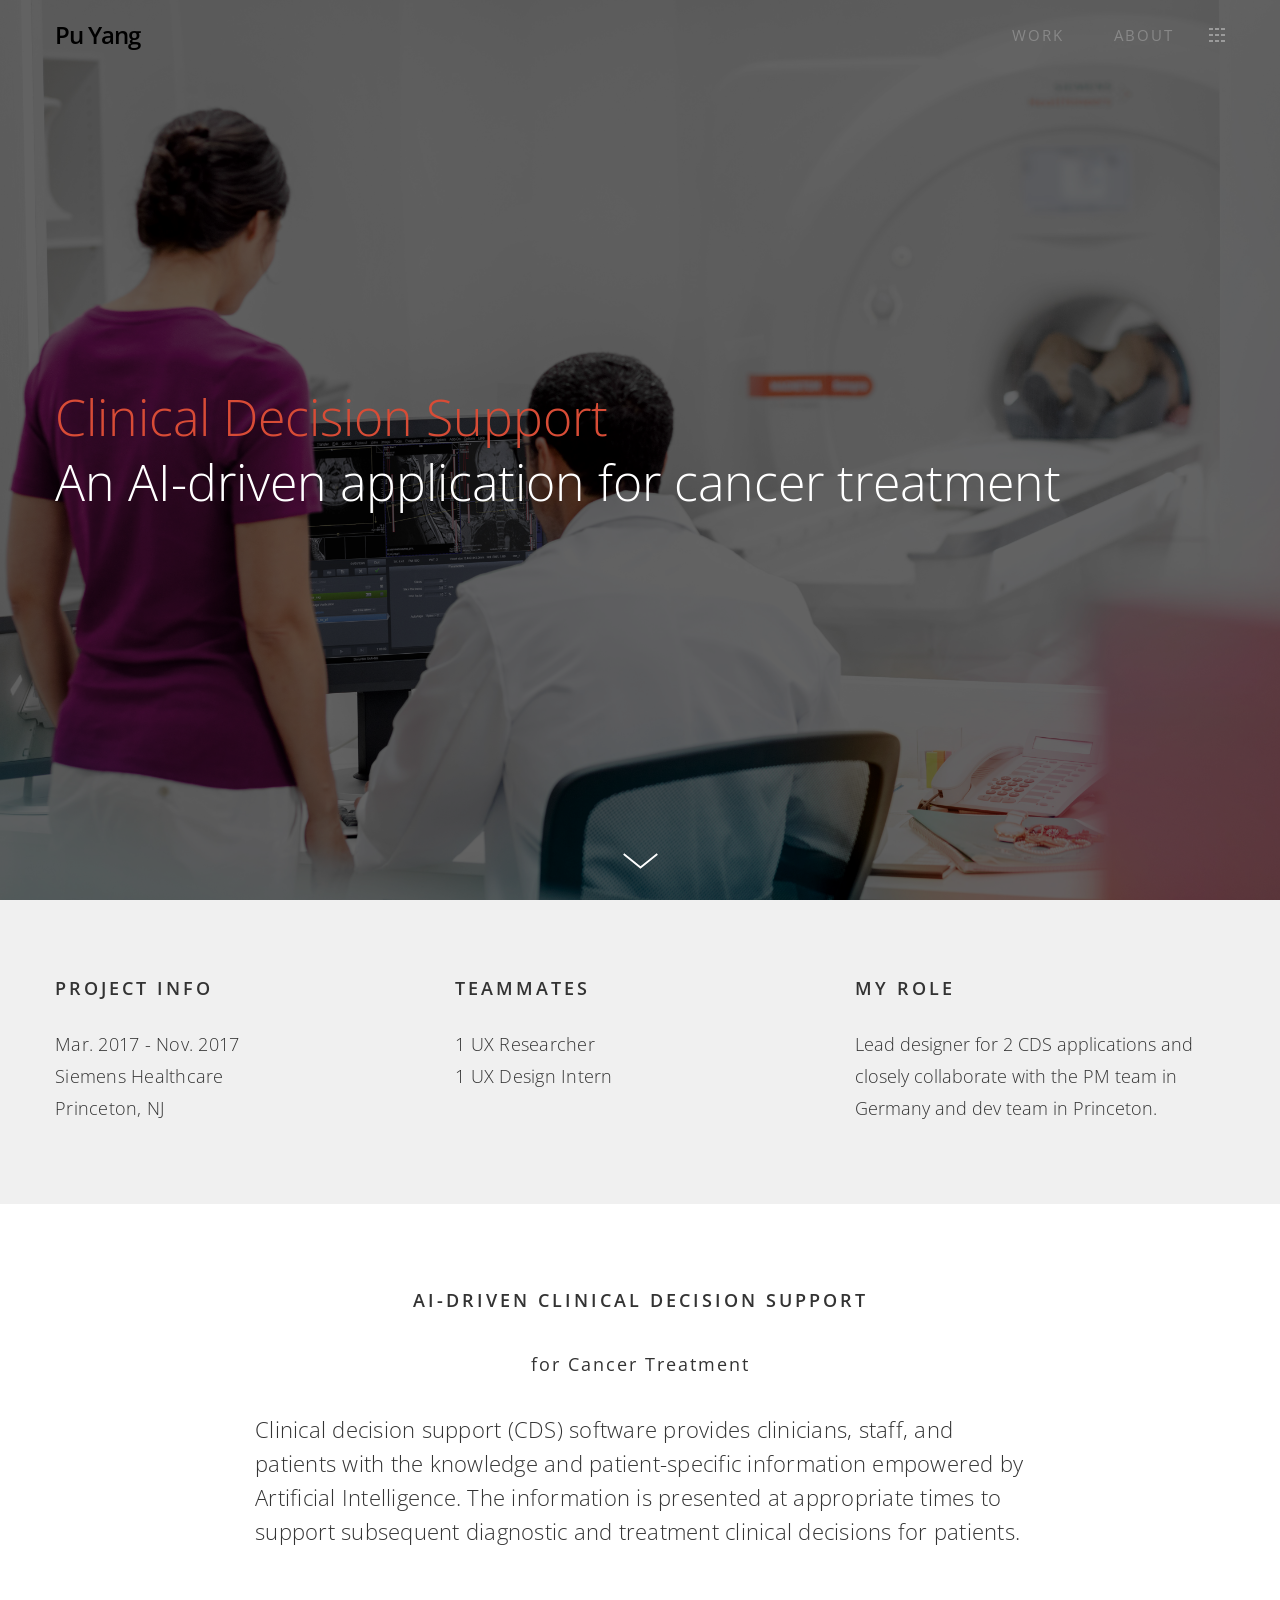
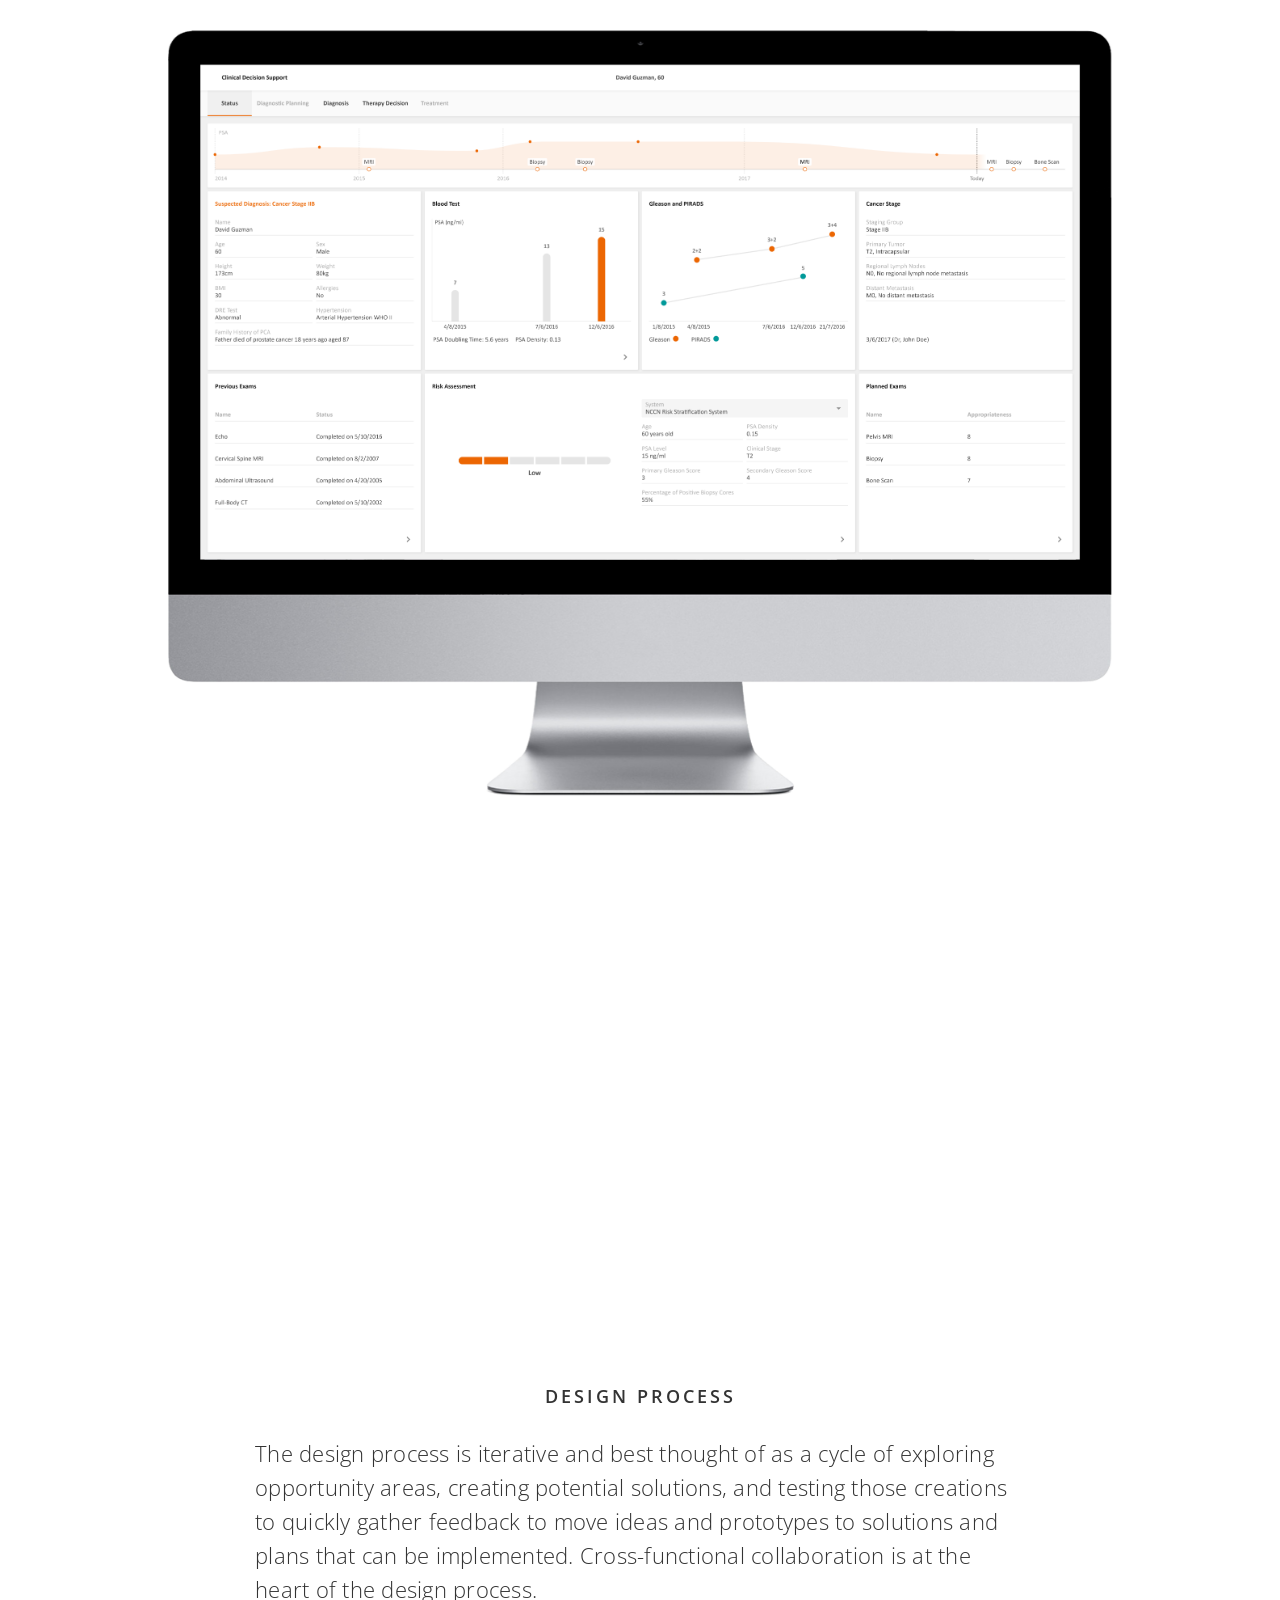
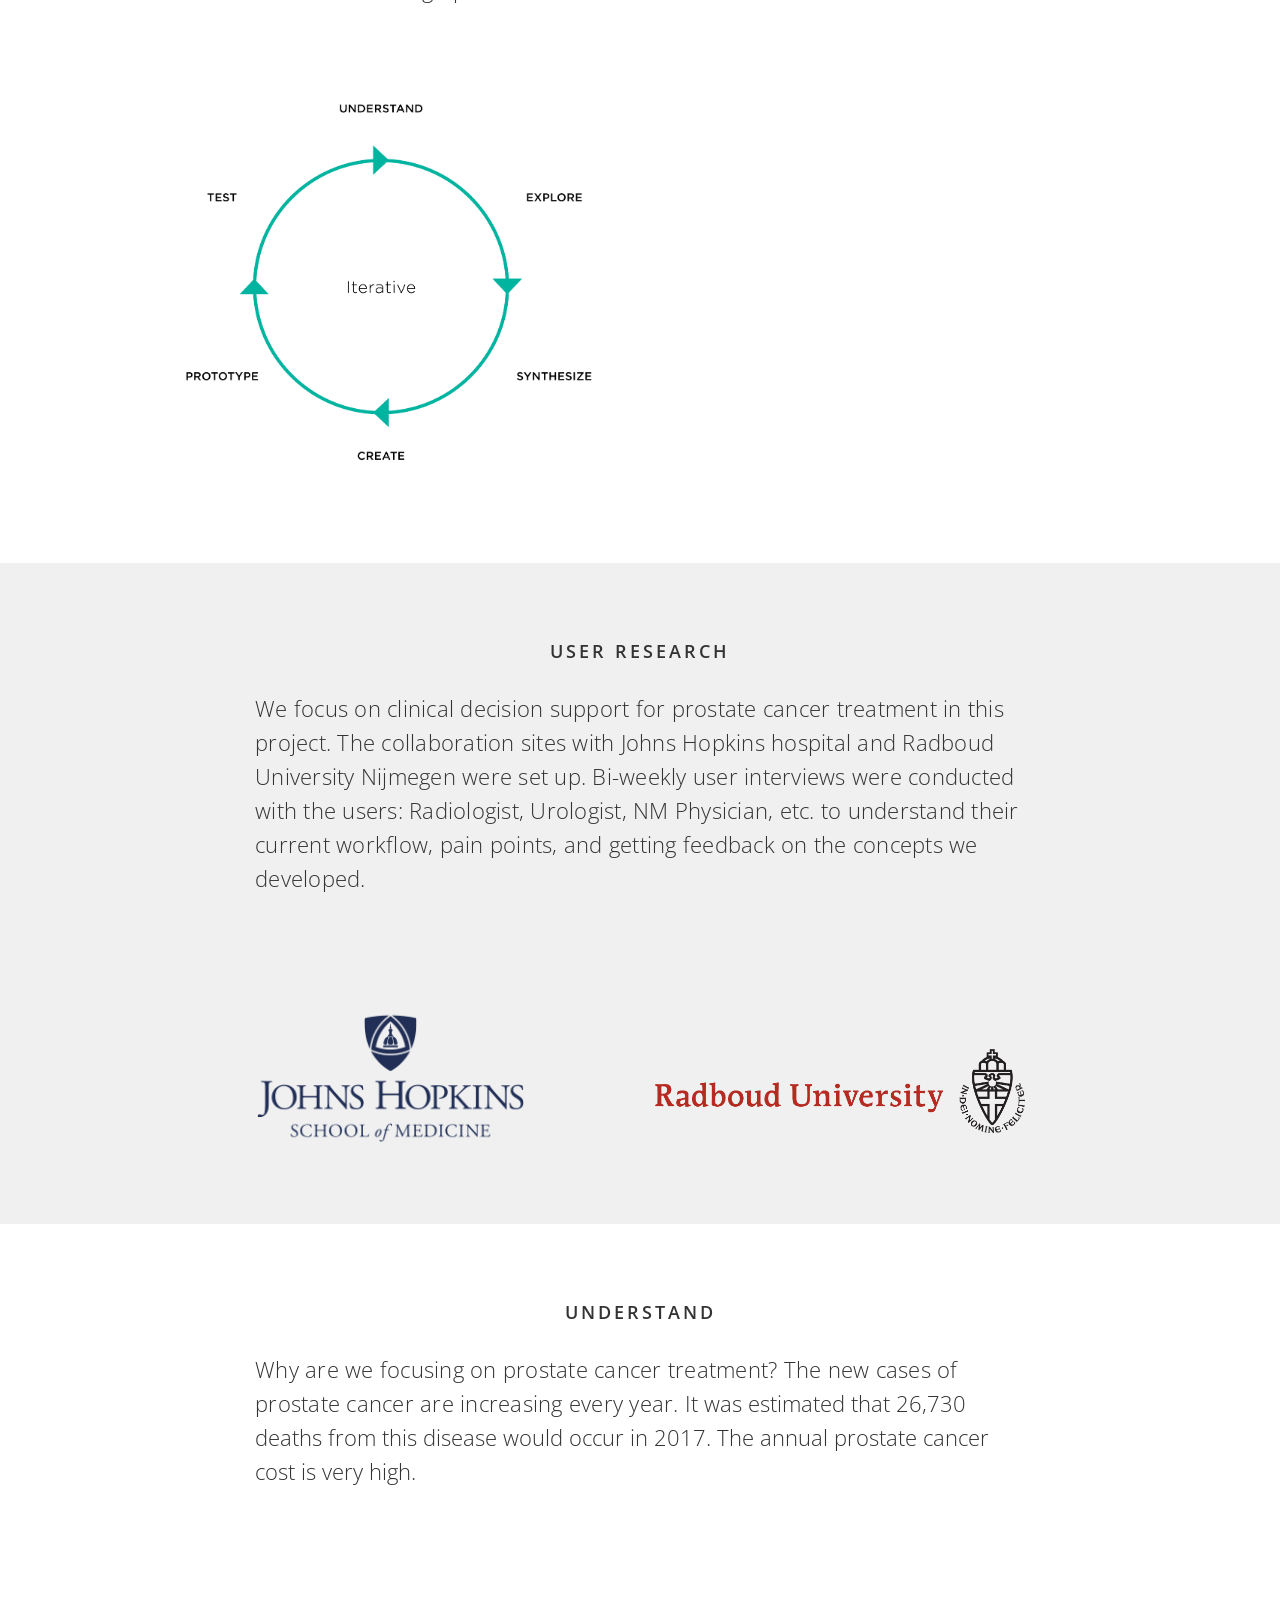
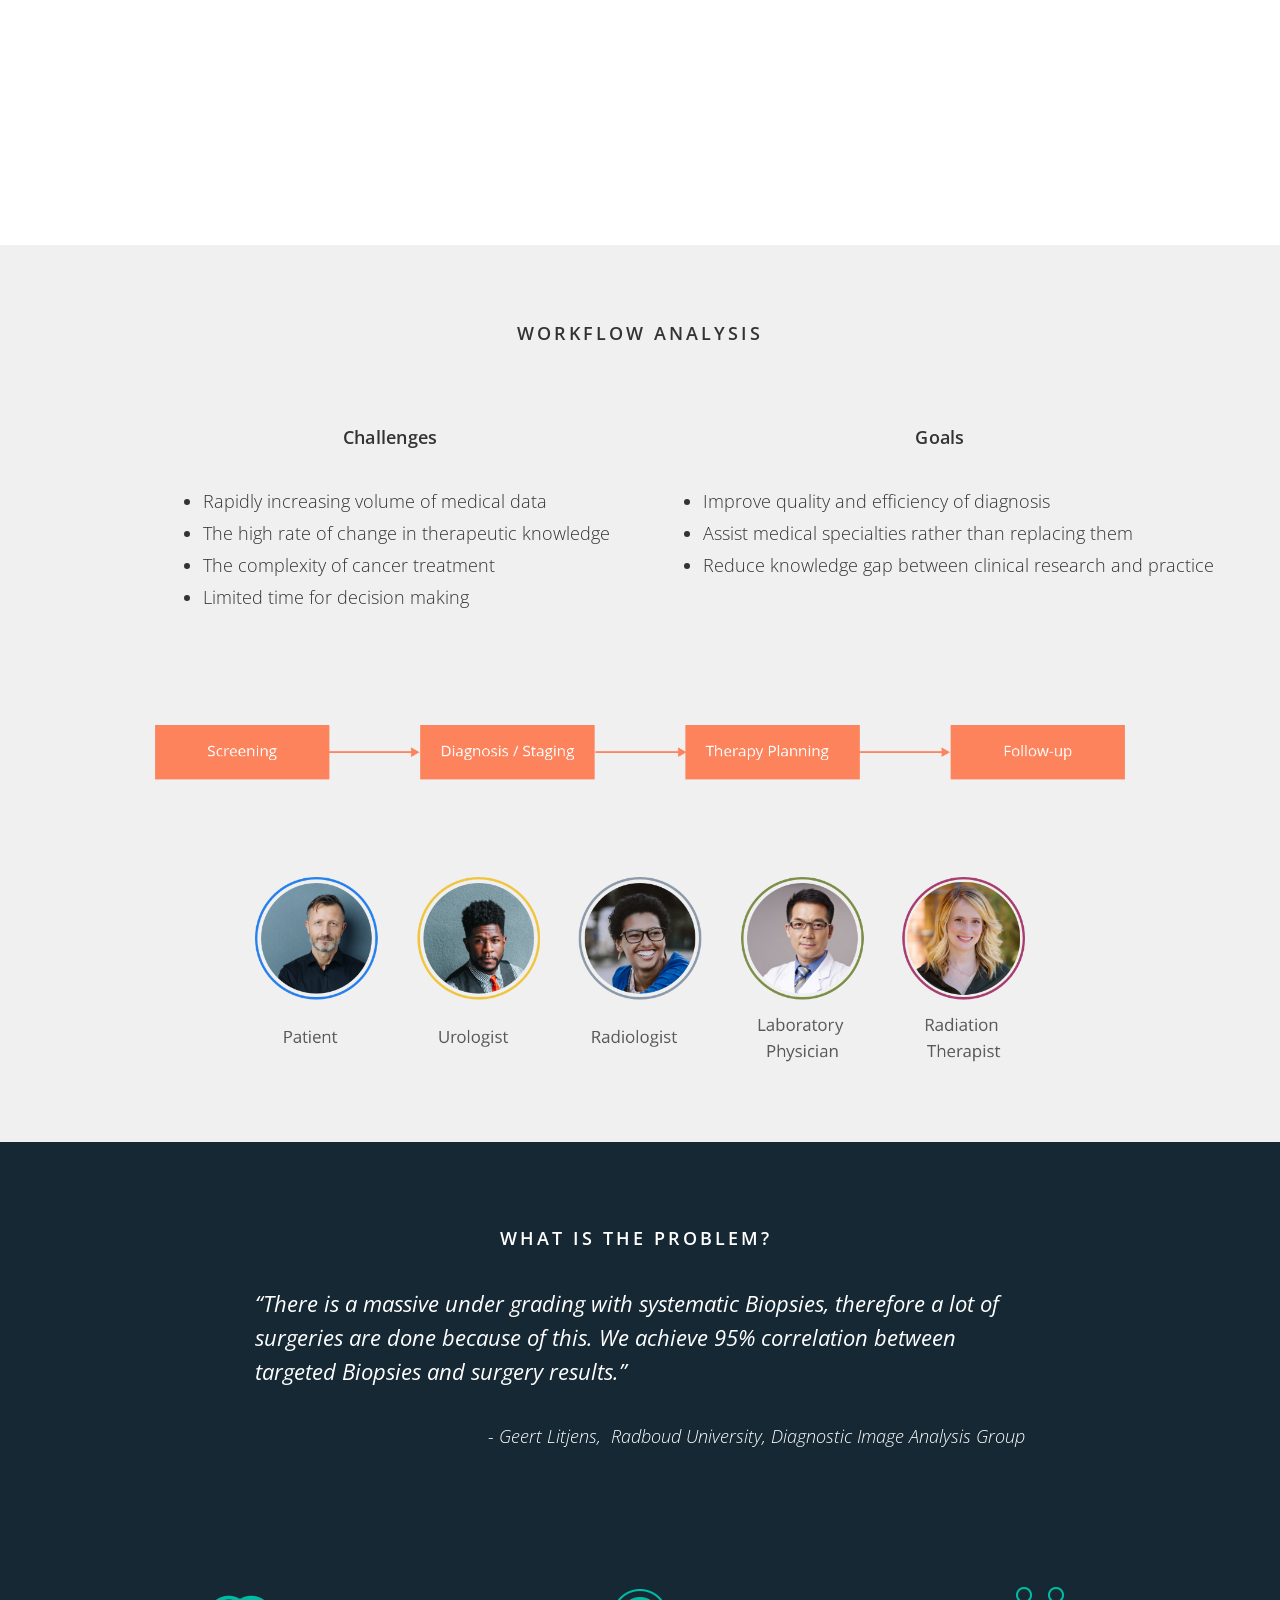
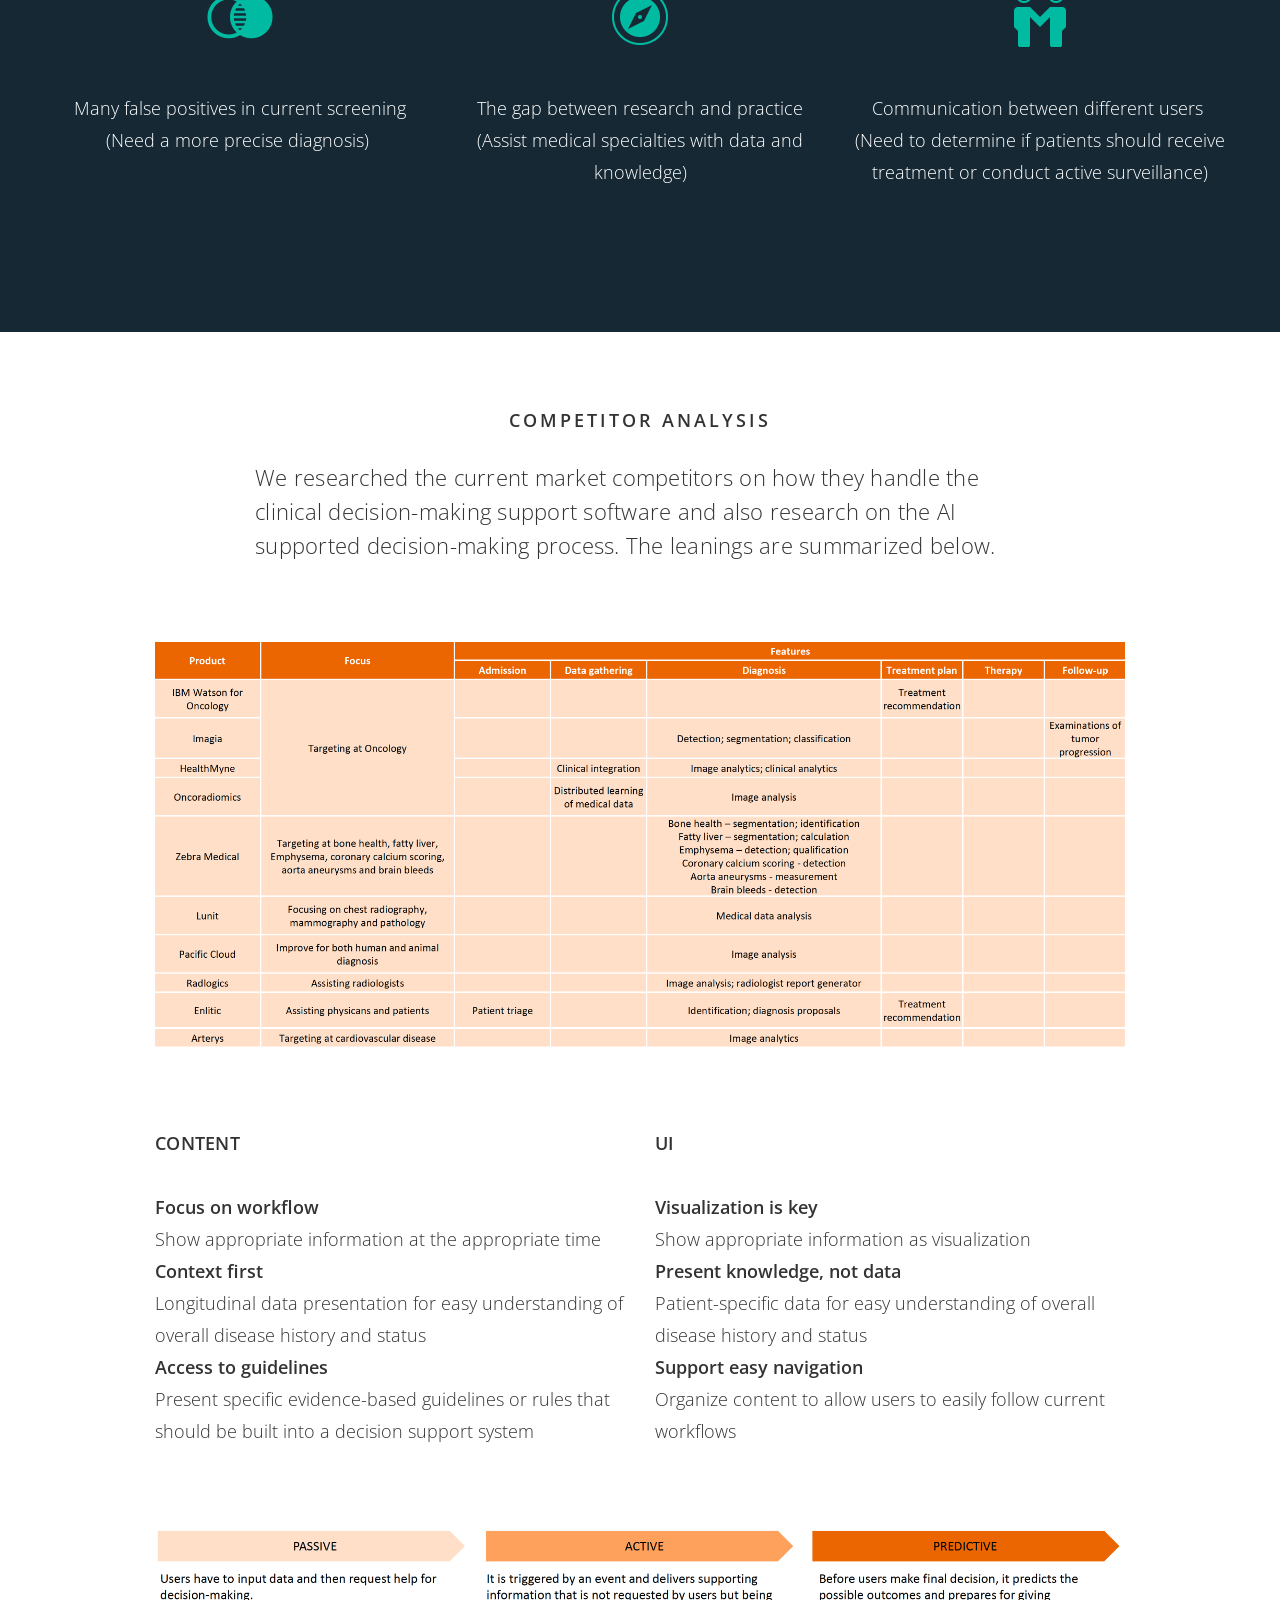
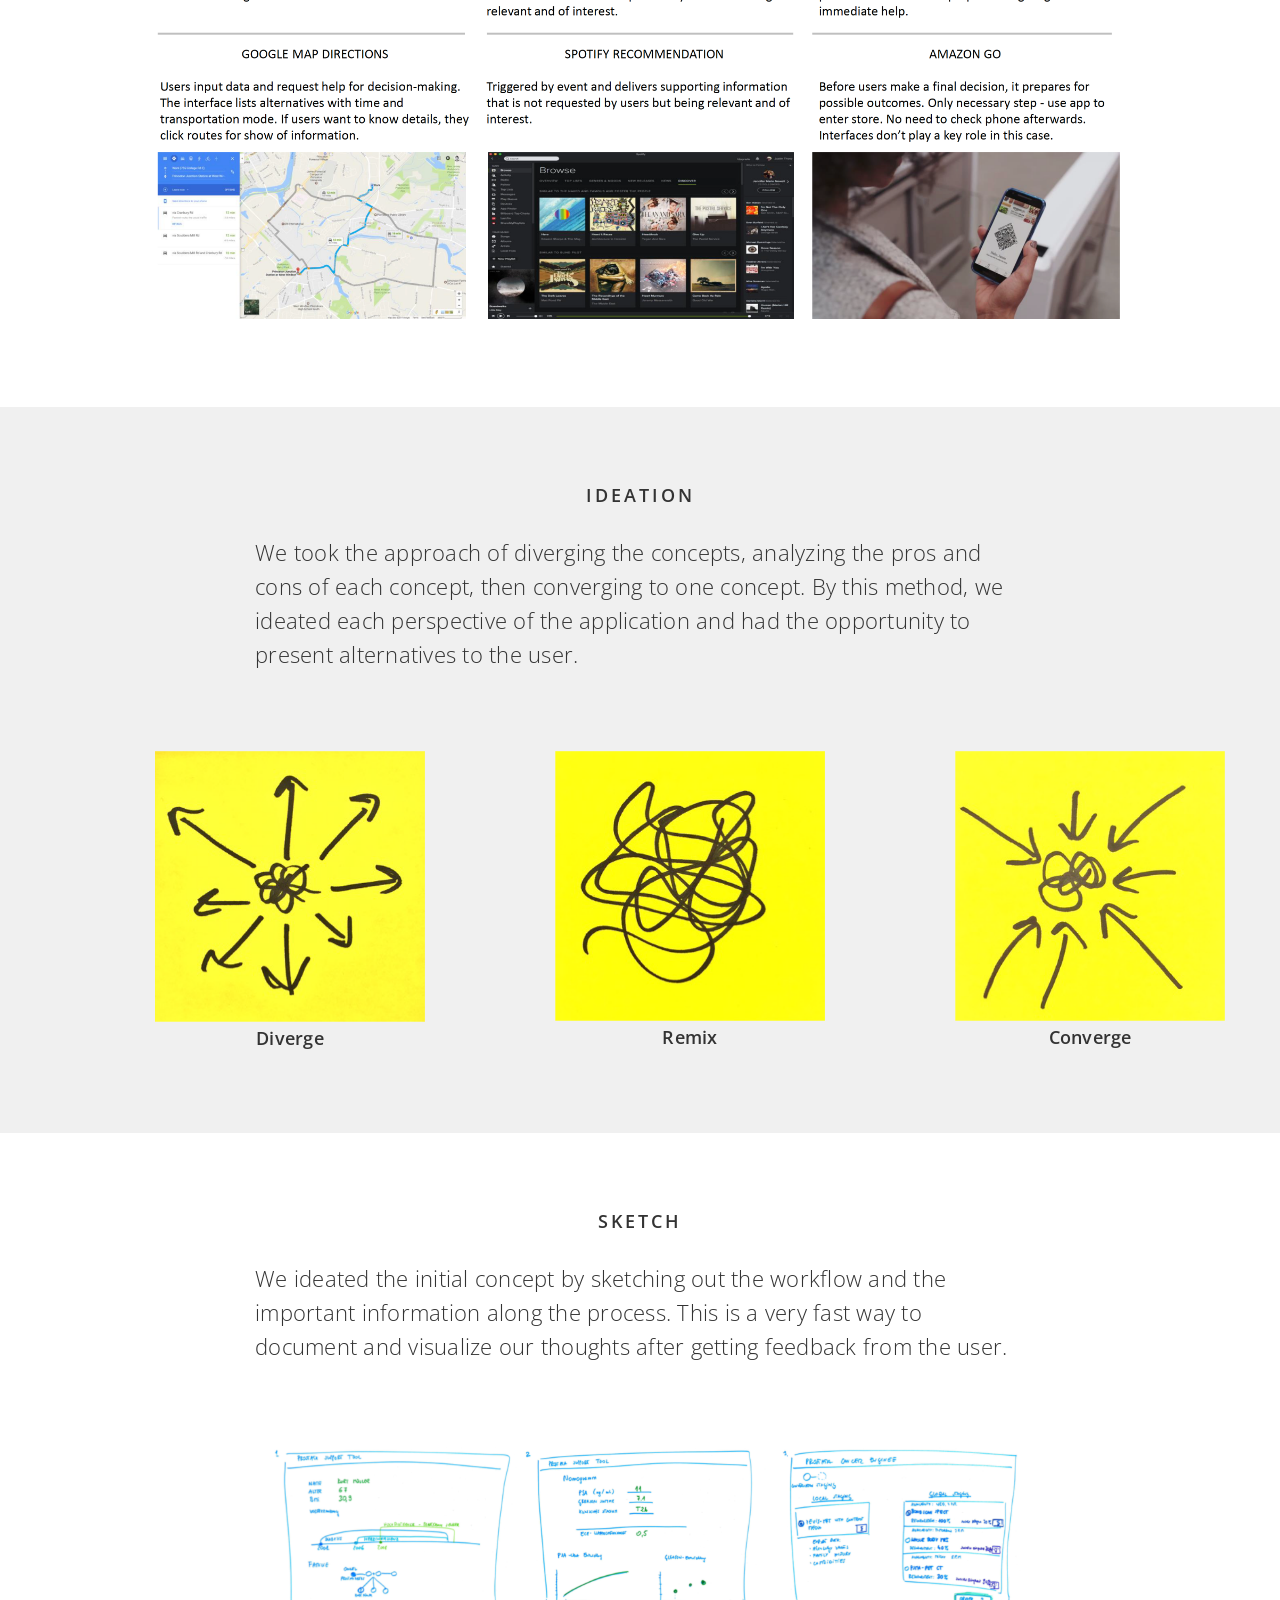
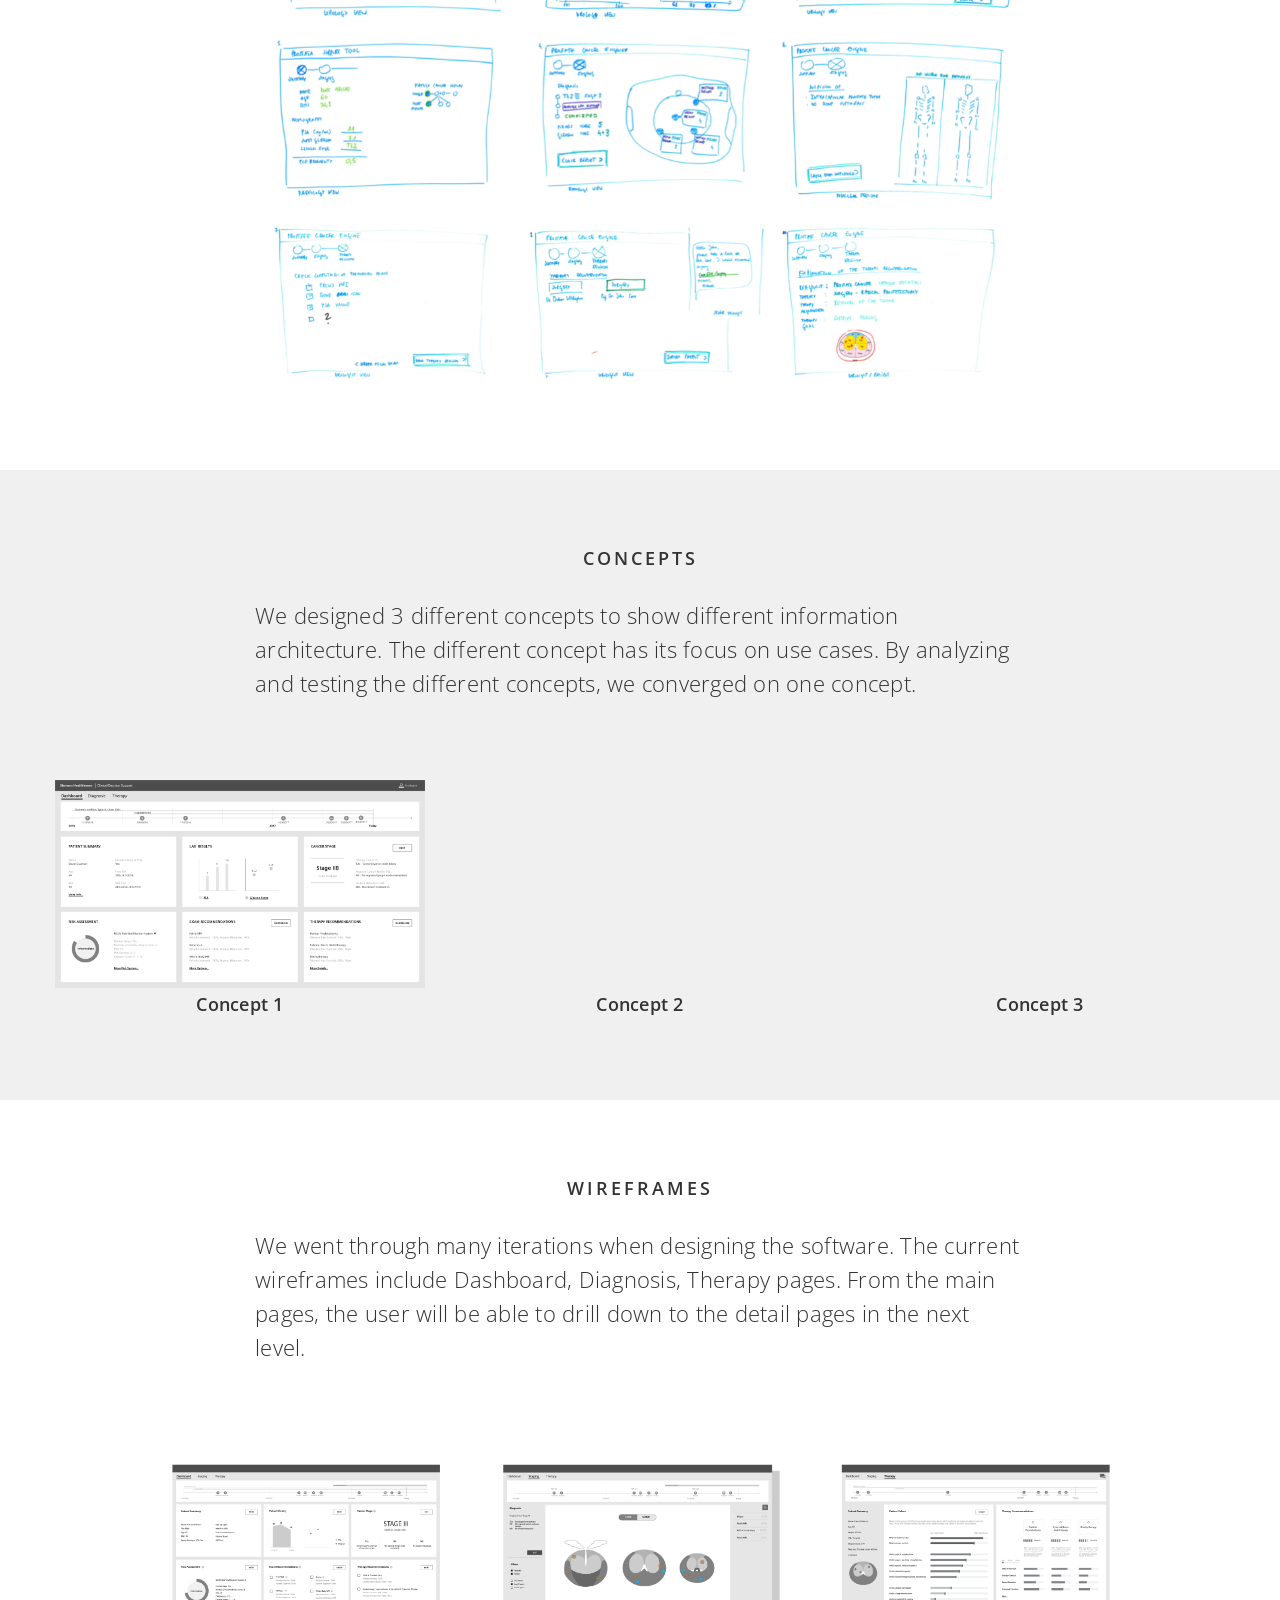
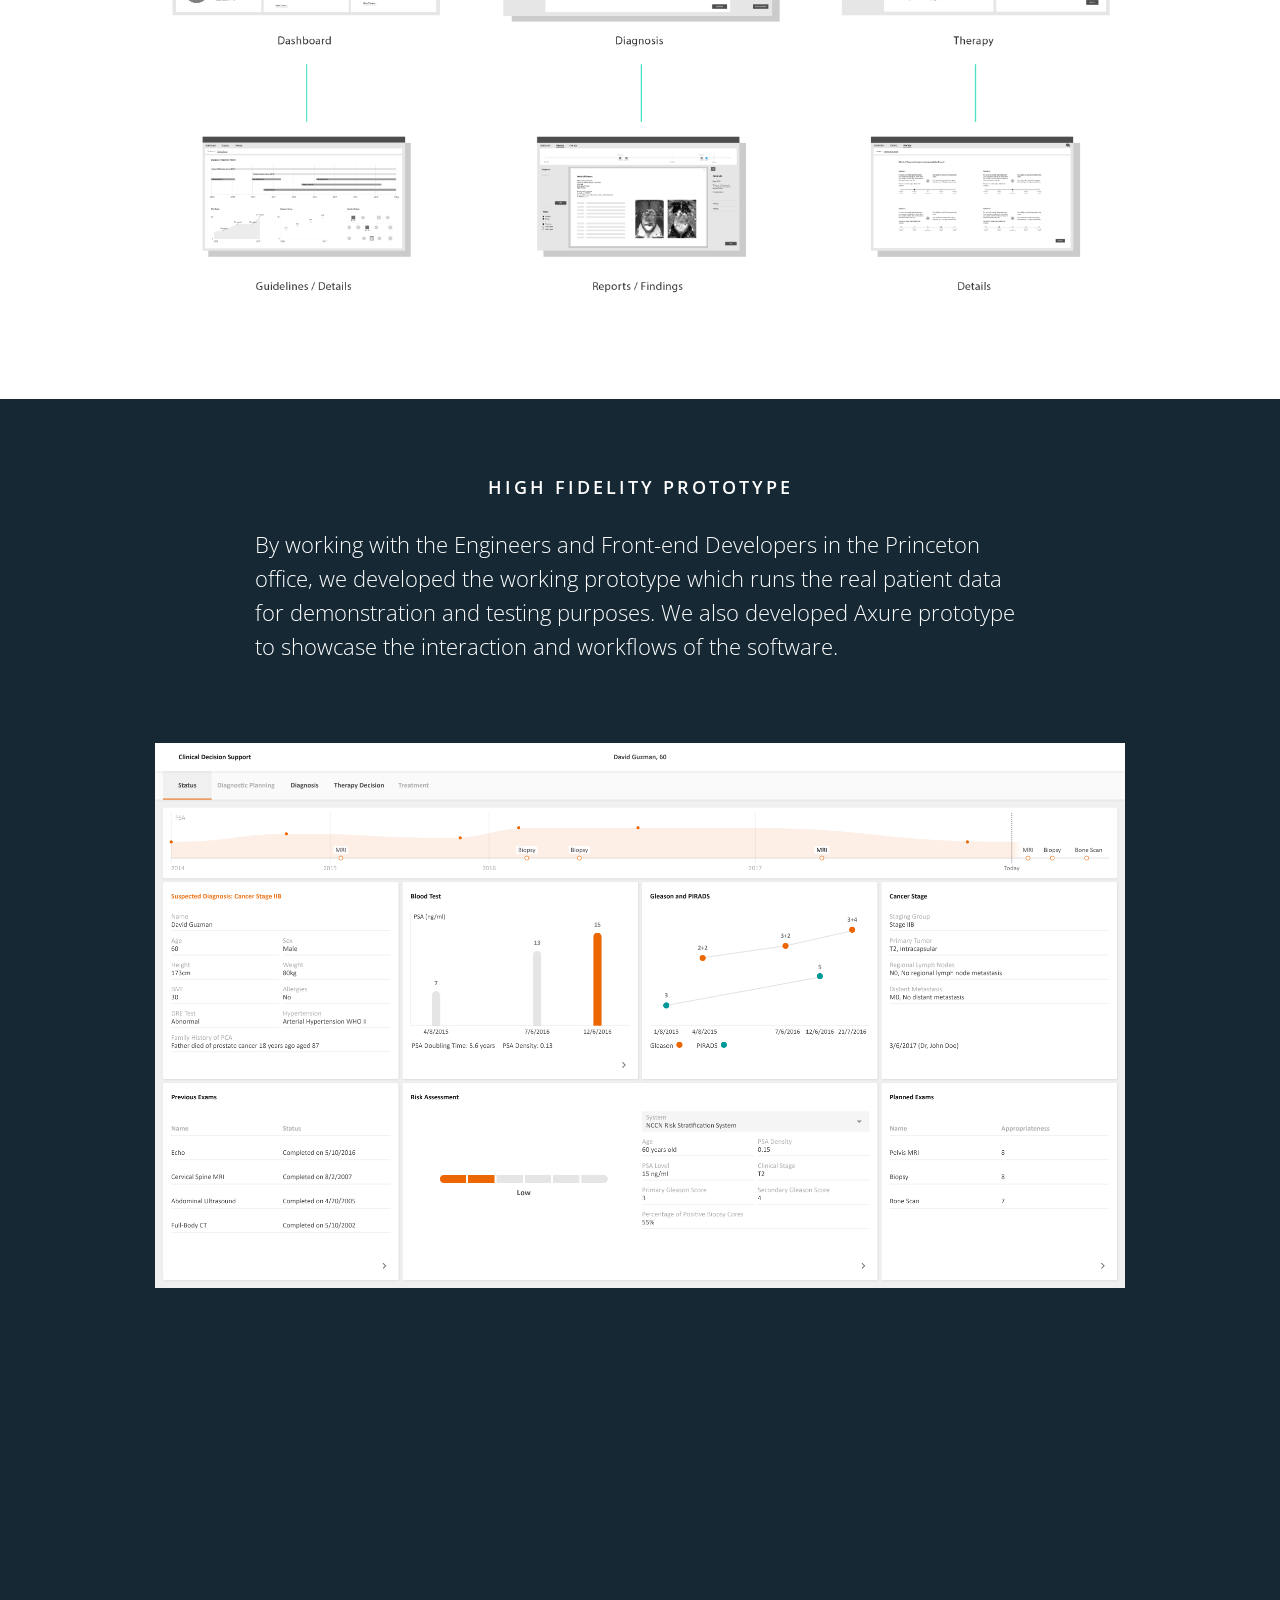
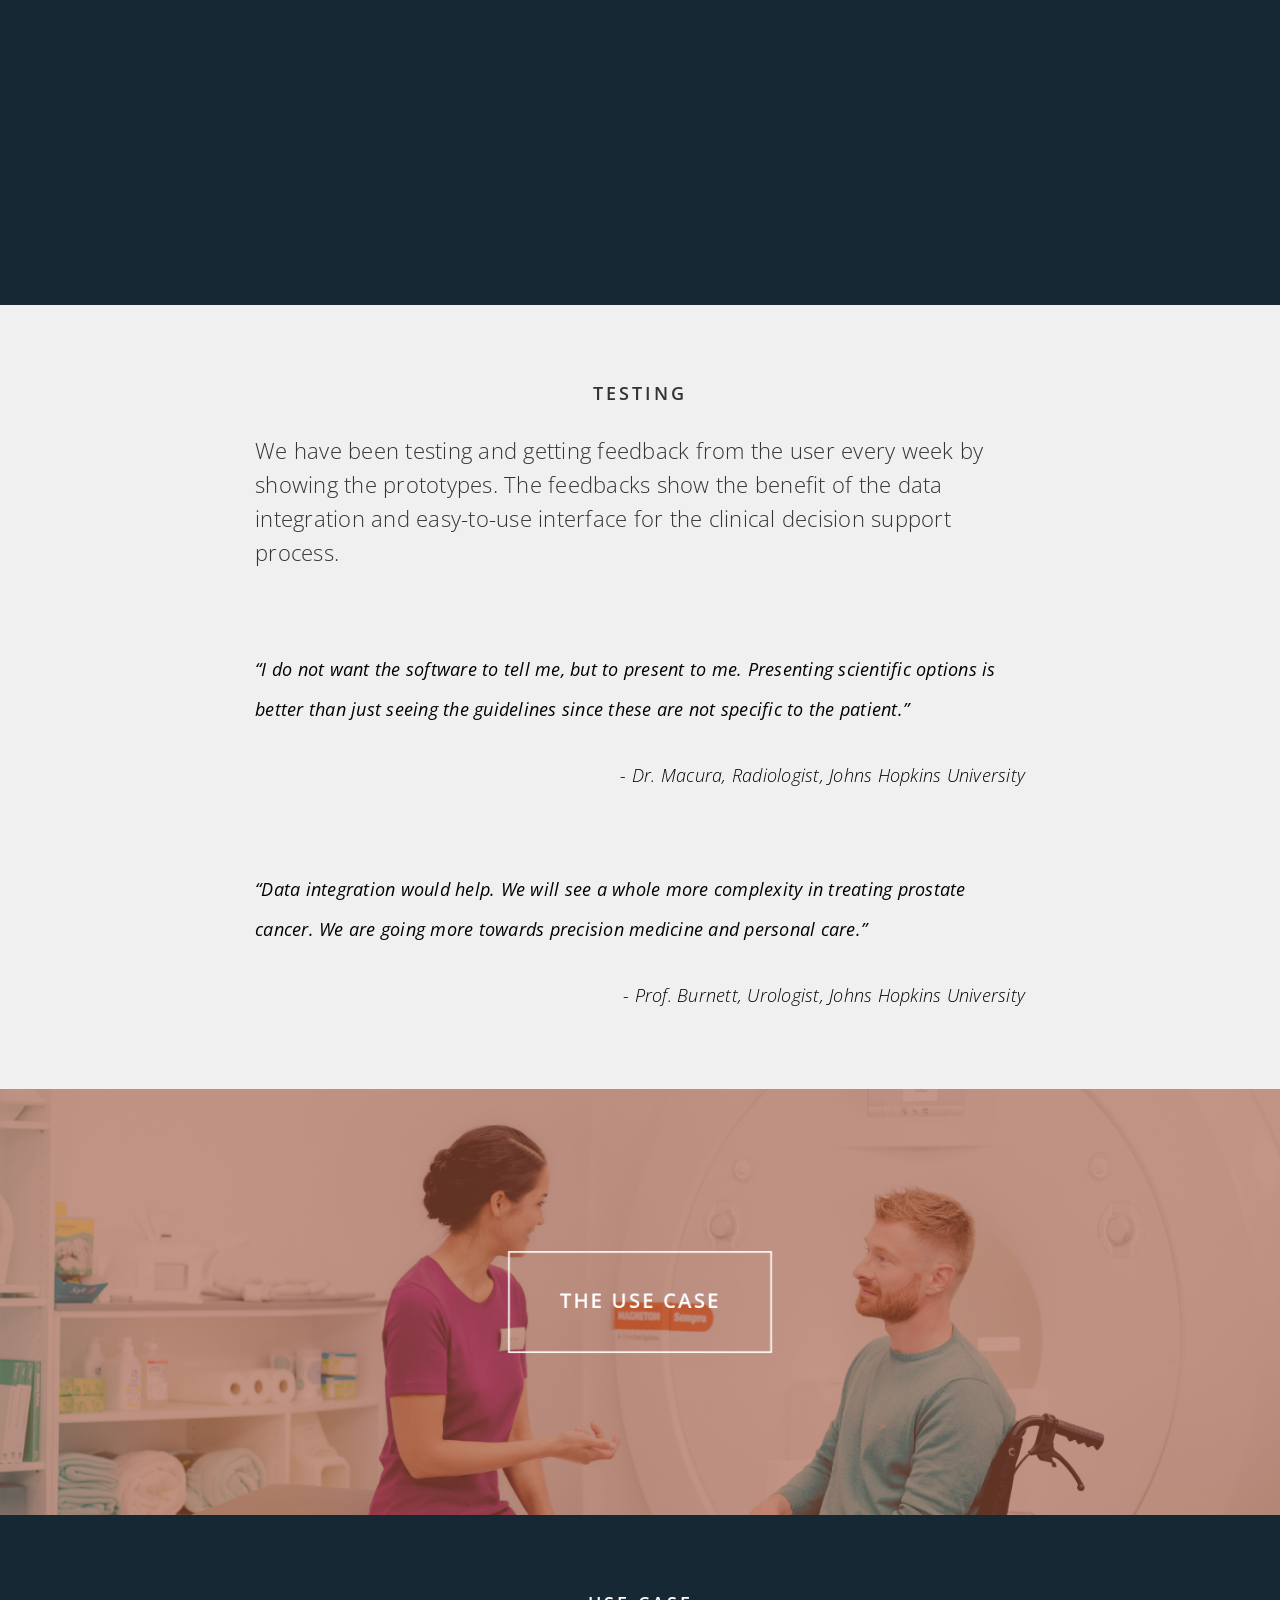
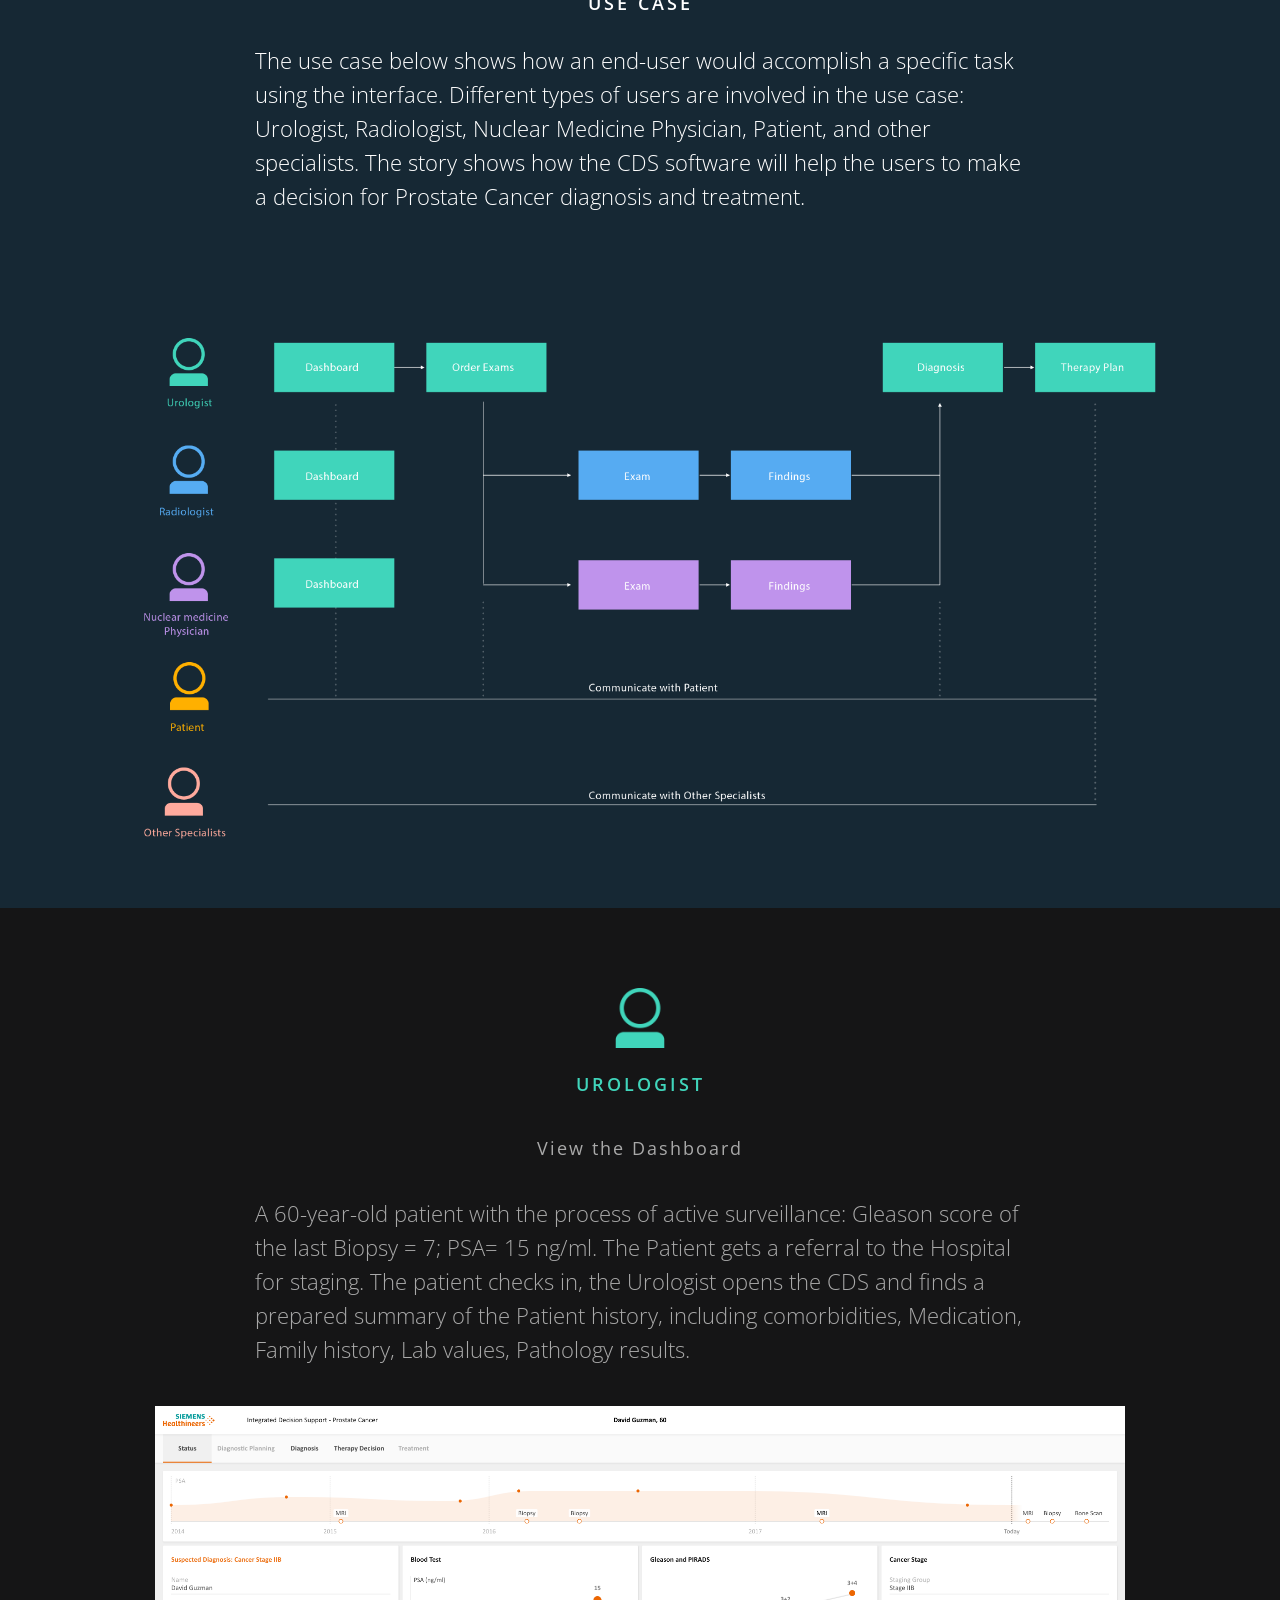
<file: work/decision-support-for-cancer-treatment/index.html>
<!DOCTYPE html>
<html lang="en-US" data-version="3.0.16">
	<head>
		<meta charset="UTF-8" />
		<meta name="viewport" content="width=device-width, initial-scale=1.0, maximum-scale=1.0" />
		<meta name="description" content="My Portfolio">
		<title>Pu Yang &rsaquo; AI-driven Cancer Treatment Support</title>

		<link type="text/css" rel="stylesheet" href="../../wp-content/themes/semplice/css/reset.css">
		<link data-fontset-id="ce-fontset" href="https://fonts.googleapis.com/css?family=Open+Sans:300,300italic,400,400italic,600,600italic,700,700italic" rel="stylesheet" type="text/css"><link data-fontset-id="ce-fontset" href="https://fonts.googleapis.com/css?family=PT+Serif:400,400italic" rel="stylesheet" type="text/css"><style id="ce-fontset" type="text/css">.light,.light_italic{font-family:"Open Sans", Arial, sans-serif;font-weight:300;}.regular,.regular_italic{font-family:"Open Sans", Arial, sans-serif;font-weight:400;}.semibold,.semibold_italic{font-family:"Open Sans", Arial, sans-serif;font-weight:600;}.bold,.bold_italic,strong,b{font-family:"Open Sans", Arial, sans-serif;font-weight:700;}.custom_one,.custom_one_italic{font-family:"PT Serif", Georgia, serif;font-weight:400;}.light_italic, .regular_italic, .semibold_italic, .bold_italic, .custom_one_italic {font-style:italic}.wysiwyg-ce h1, .wysiwyg-ce h2, .wysiwyg-ce h3, .wysiwyg-ce h4, .wysiwyg-ce h5, .wysiwyg-ce h6, #semplice h1, #semplice h2, #semplice h3, #semplice h4, #semplice h5, #semplice h6 { font-weight: 700; }</style>		<link type="text/css" rel="stylesheet" href="../../wp-content/themes/semplice/style.css">
		<style type="text/css" id="semplice-custom-css">.cover-446 .cover-headline h1 { font-size: 50px !important; line-height: 65px !important; }@media (min-width: 980px) and (max-width: 1199px) {.cover-446 .cover-headline h1 { font-size: 33.333333333333px !important; line-height: 38.461538461538px !important; }}@media (min-width: 768px) and (max-width: 979px) {.cover-446 .cover-headline h1 { font-size: 29.411764705882px !important; line-height: 35.714285714286px !important; }}@media (max-width: 767px) {.cover-446 .cover-headline h1 { font-size: 19.230769230769px !important; line-height: 22.727272727273px !important; }}@media (max-width: 567px) {.cover-446 .cover-headline h1 { font-size: 14.705882352941px !important; line-height: 16.666666666667px !important; }}#content { height: 100%; }.cover-446, .cover-446 .cover-image, .cover-446 .video-fadein { background-color: #000000 !important; }.cover-446 .cover-image { background-image: url(../../wp-content/uploads/2017/08/IM2016110145HC_300dpi.jpg); }.cover-446 .cover-image { opacity: 0.40; }.cover-446 .cover-image { background-repeat:  !important; }.cover-446 .cover-image { background-size: cover; }.cover-446 .cover-image { background-position: top center; }.cover-446 .cover-headline h1 { color: #ffffff !important; }.cover-446 .cover-headline h1 { text-transform: none !important; }.bar { background: #ffffff !important; }.cover-446 .see-more .icon svg { fill: #ffffff !important; }.cover-446 .see-more:hover .icon { transform: scale(1.15);-ms-transform: scale(1.15);-webkit-transform: scale(1.15); }div.logo a { color: #000000 !important; }header { top: -70px; }#fullscreen-menu { top: 70px; }#navbar, .controls a, div.loader, div.header-icon, #navbar-bg, .controls a span { height: 70px; }div.logo h1 { line-height: 70px !important; }.controls a svg, div.header-icon { margin-top: 23px !important; }section#blog, .post-password-form, section#not-found { margin-top: 70px !important; }.menu-style-nobutton ul li a, nav.standard ul li a { line-height: 70px !important; }.title-top { top: 70px; }.logo svg { margin-top: 24px; }#navbar-bg { background: #f9f9f9 !important; }#fullscreen-menu { background: rgb(255, 255, 255); background: rgba(255, 255, 255, 1); }#navbar-bg { opacity: 1; }#navbar { border-bottom: 1px solid transparent !important; }.transparent { opacity: 0 !important; }@media (max-width: 767px) {.transparent { background: #f9f9f9 !important; }}#navbar .controls a .nav-icon { background: #9b9b9b !important; }#navbar .controls a svg { fill: #9b9b9b !important; }#fullscreen-menu .menu-inner nav ul li a, .follow-links ul li a svg, nav.standard ul li a { letter-spacing: 2px !important; }#fullscreen-menu .menu-inner nav ul li a, .follow-links ul li a svg, nav.standard ul li a { text-transform: uppercase !important; }#navbar .controls a.project-panel-button { margin-right: -10px; padding-left: 10px; }nav.standard ul li a { padding: 0px 25px; }#fullscreen-menu .menu-inner nav { padding: 40px 0px; }nav.standard ul li a { text-decoration: none !important; }#fullscreen-menu .menu-inner nav ul li a { border-color:  !important; }#fullscreen-menu .menu-inner nav ul li.current-menu-item a, #fullscreen-menu .menu-inner nav ul li.current_page_item a, nav.standard ul li.current-menu-item a, nav.standard ul li.current_page_item a, #fullscreen-menu .menu-inner nav ul li.current-menu-item a:hover, #fullscreen-menu .menu-inner nav ul li.current_page_item a:hover, nav.standard ul li.current-menu-item a:hover, nav.standard ul li.current_page_item a:hover, .is-work nav.standard ul li.portfolio-grid a, .is-work #fullscreen-menu .menu-inner nav ul li.portfolio-grid a { color: #000000 !important; }nav.standard ul li.current-menu-item a, nav.standard ul li.current_page_item a, nav.standard ul li.current-menu-item a:hover, nav.standard ul li.current_page_item a:hover, .is-work nav.standard ul li.portfolio-grid a { text-decoration: none !important; }#fullscreen-menu .menu-inner nav ul li.current-menu-item a, #fullscreen-menu .menu-inner nav ul li.current_page_item a, #fullscreen-menu .menu-inner nav ul li.current-menu-item a:hover, #fullscreen-menu .menu-inner nav ul li.current_page_item a:hover, .is-work #fullscreen-menu .menu-inner nav ul li.portfolio-grid a { border-color: #000000 !important; }#fullscreen-menu .menu-inner nav ul li a:hover, .follow-links ul li a svg, nav.standard ul li a:hover { color: #d84c36 !important; }.follow-links ul li a:hover svg { fill: #d84c36 !important; }nav.standard ul li a:hover { text-decoration: none !important; }#fullscreen-menu .menu-inner nav ul li a:hover { border-color: #000000 !important; }nav.standard ul li a:hover { background: #transparent !important; }nav.standard ul li a { font-size: 15px !important; }#fullscreen-menu .menu-inner nav { margin-top: 70px !important; }#fullscreen-menu .menu-inner nav { top: 70px; transform: translate(0px, 0px); -webkit-transform: translate(0px, 0px); }#fullscreen-menu .menu-inner nav ul li { text-align: center; }#fullscreen-menu .menu-inner .follow-links { background: rgb(255, 255, 255); background: rgba(255, 255, 255, 1); }#fullscreen-menu .menu-inner .follow-links ul li a { padding-top: 5px; padding-bottom: 5px; }#fullscreen-menu .menu-inner .follow-links { border-top: 1px solid transparent !important; }#fullscreen-menu .menu-inner .follow-links ul li a { padding-right: 10px; padding-left: 10px; }#fullscreen-menu .menu-inner .follow-links ul li a svg { fill: #aaaaaa !important; }#fullscreen-menu .menu-inner .follow-links ul li a:hover svg { fill: #000000 !important; }#fullscreen-menu .menu-inner .follow-links ul li a:hover { background: #ffffff !important; }.project-panel-title h3 { opacity: 0; }.share-box { background: #ffffff !important; }.share-icons-wrapper p { color: #000000 !important; }.share-icon a svg { fill: #000000 !important; }body {background-color: #ffffff !important;}header { top: 0px !important; opacity: 1; }.fade-content, #project-panel-footer, #blog { opacity: 1 }.no-gutter-grid-sizer { width: 8.3333% !important; }.no-gutter-gutter-sizer { width: 0px; }.remove-gutter-yes { margin: 0px !important; }.masonry-span0{ width: 0% !important; float: left; }.masonry-span1{ width: 8.3333% !important; float: left; }.masonry-span2{ width: 16.6667% !important; float: left; }.masonry-span3{ width: 25% !important; float: left; }.masonry-span4{ width: 33.3333% !important; float: left; }.masonry-span5{ width: 41.6667% !important; float: left; }.masonry-span6{ width: 50% !important; float: left; }.masonry-span7{ width: 58.3333% !important; float: left; }.masonry-span8{ width: 66.6667% !important; float: left; }.masonry-span9{ width: 75% !important; float: left; }.masonry-span10{ width: 83.3333% !important; float: left; }.masonry-span11{ width: 91.6667% !important; float: left; }.masonry-span12{ width: 100% !important; float: left; }@media (max-width: 767px) {.masonry-span1, .masonry-span2, .masonry-span3, .masonry-span4, .masonry-span5, .masonry-span6, .masonry-span7, .masonry-span8, .masonry-span9, .masonry-span10, .masonry-span11, .masonry-span12 { width: 100% !important; }}.lightbox-overlay { background-color: rgba(255,255,255,0.98); -webkit-animation: fadein 0.35s; -moz-animation: fadein 0.35s; -ms-animation: fadein 0.35s; -o-animation: fadein 0.35s; animation: fadein 0.35s; }@keyframes fadein { from { background-color: rgba(255,255,255,0); } to { background-color: rgba(255,255,255,0.98); } }@-moz-keyframes fadein { from { background-color: rgba(255,255,255,0); } to { background-color: rgba(255,255,255,0.98); } }@-webkit-keyframes fadein { from { background-color: rgba(255,255,255,0); } to { background-color: rgba(255,255,255,0.98); } }@-ms-keyframes fadein { from { background-color: rgba(255,255,255,0); } to { background-color: rgba(255,255,255,0.98); } }@-o-keyframes fadein { from { background-color: rgba(255,255,255,0); } to { background-color: rgba(255,255,255,0.98); } }</style>

<link rel='stylesheet' id='wp-block-library-css' href='../../assets/vendor/css/block-library.min.css' type='text/css' media='all' />
<style id='wp-block-library-inline-css' type='text/css'>
.has-text-align-justify{text-align:justify;}
</style>
<style id='classic-theme-styles-inline-css' type='text/css'>
/*! This file is auto-generated */
.wp-block-button__link{color:#fff;background-color:#32373c;border-radius:9999px;box-shadow:none;text-decoration:none;padding:calc(.667em + 2px) calc(1.333em + 2px);font-size:1.125em}.wp-block-file__button{background:#32373c;color:#fff;text-decoration:none}
</style>
<style id='global-styles-inline-css' type='text/css'>
body{--wp--preset--color--black: #000000;--wp--preset--color--cyan-bluish-gray: #abb8c3;--wp--preset--color--white: #ffffff;--wp--preset--color--pale-pink: #f78da7;--wp--preset--color--vivid-red: #cf2e2e;--wp--preset--color--luminous-vivid-orange: #ff6900;--wp--preset--color--luminous-vivid-amber: #fcb900;--wp--preset--color--light-green-cyan: #7bdcb5;--wp--preset--color--vivid-green-cyan: #00d084;--wp--preset--color--pale-cyan-blue: #8ed1fc;--wp--preset--color--vivid-cyan-blue: #0693e3;--wp--preset--color--vivid-purple: #9b51e0;--wp--preset--gradient--vivid-cyan-blue-to-vivid-purple: linear-gradient(135deg,rgba(6,147,227,1) 0%,rgb(155,81,224) 100%);--wp--preset--gradient--light-green-cyan-to-vivid-green-cyan: linear-gradient(135deg,rgb(122,220,180) 0%,rgb(0,208,130) 100%);--wp--preset--gradient--luminous-vivid-amber-to-luminous-vivid-orange: linear-gradient(135deg,rgba(252,185,0,1) 0%,rgba(255,105,0,1) 100%);--wp--preset--gradient--luminous-vivid-orange-to-vivid-red: linear-gradient(135deg,rgba(255,105,0,1) 0%,rgb(207,46,46) 100%);--wp--preset--gradient--very-light-gray-to-cyan-bluish-gray: linear-gradient(135deg,rgb(238,238,238) 0%,rgb(169,184,195) 100%);--wp--preset--gradient--cool-to-warm-spectrum: linear-gradient(135deg,rgb(74,234,220) 0%,rgb(151,120,209) 20%,rgb(207,42,186) 40%,rgb(238,44,130) 60%,rgb(251,105,98) 80%,rgb(254,248,76) 100%);--wp--preset--gradient--blush-light-purple: linear-gradient(135deg,rgb(255,206,236) 0%,rgb(152,150,240) 100%);--wp--preset--gradient--blush-bordeaux: linear-gradient(135deg,rgb(254,205,165) 0%,rgb(254,45,45) 50%,rgb(107,0,62) 100%);--wp--preset--gradient--luminous-dusk: linear-gradient(135deg,rgb(255,203,112) 0%,rgb(199,81,192) 50%,rgb(65,88,208) 100%);--wp--preset--gradient--pale-ocean: linear-gradient(135deg,rgb(255,245,203) 0%,rgb(182,227,212) 50%,rgb(51,167,181) 100%);--wp--preset--gradient--electric-grass: linear-gradient(135deg,rgb(202,248,128) 0%,rgb(113,206,126) 100%);--wp--preset--gradient--midnight: linear-gradient(135deg,rgb(2,3,129) 0%,rgb(40,116,252) 100%);--wp--preset--font-size--small: 13px;--wp--preset--font-size--medium: 20px;--wp--preset--font-size--large: 36px;--wp--preset--font-size--x-large: 42px;--wp--preset--spacing--20: 0.44rem;--wp--preset--spacing--30: 0.67rem;--wp--preset--spacing--40: 1rem;--wp--preset--spacing--50: 1.5rem;--wp--preset--spacing--60: 2.25rem;--wp--preset--spacing--70: 3.38rem;--wp--preset--spacing--80: 5.06rem;--wp--preset--shadow--natural: 6px 6px 9px rgba(0, 0, 0, 0.2);--wp--preset--shadow--deep: 12px 12px 50px rgba(0, 0, 0, 0.4);--wp--preset--shadow--sharp: 6px 6px 0px rgba(0, 0, 0, 0.2);--wp--preset--shadow--outlined: 6px 6px 0px -3px rgba(255, 255, 255, 1), 6px 6px rgba(0, 0, 0, 1);--wp--preset--shadow--crisp: 6px 6px 0px rgba(0, 0, 0, 1);}:where(.is-layout-flex){gap: 0.5em;}:where(.is-layout-grid){gap: 0.5em;}body .is-layout-flow > .alignleft{float: left;margin-inline-start: 0;margin-inline-end: 2em;}body .is-layout-flow > .alignright{float: right;margin-inline-start: 2em;margin-inline-end: 0;}body .is-layout-flow > .aligncenter{margin-left: auto !important;margin-right: auto !important;}body .is-layout-constrained > .alignleft{float: left;margin-inline-start: 0;margin-inline-end: 2em;}body .is-layout-constrained > .alignright{float: right;margin-inline-start: 2em;margin-inline-end: 0;}body .is-layout-constrained > .aligncenter{margin-left: auto !important;margin-right: auto !important;}body .is-layout-constrained > :where(:not(.alignleft):not(.alignright):not(.alignfull)){max-width: var(--wp--style--global--content-size);margin-left: auto !important;margin-right: auto !important;}body .is-layout-constrained > .alignwide{max-width: var(--wp--style--global--wide-size);}body .is-layout-flex{display: flex;}body .is-layout-flex{flex-wrap: wrap;align-items: center;}body .is-layout-flex > *{margin: 0;}body .is-layout-grid{display: grid;}body .is-layout-grid > *{margin: 0;}:where(.wp-block-columns.is-layout-flex){gap: 2em;}:where(.wp-block-columns.is-layout-grid){gap: 2em;}:where(.wp-block-post-template.is-layout-flex){gap: 1.25em;}:where(.wp-block-post-template.is-layout-grid){gap: 1.25em;}.has-black-color{color: var(--wp--preset--color--black) !important;}.has-cyan-bluish-gray-color{color: var(--wp--preset--color--cyan-bluish-gray) !important;}.has-white-color{color: var(--wp--preset--color--white) !important;}.has-pale-pink-color{color: var(--wp--preset--color--pale-pink) !important;}.has-vivid-red-color{color: var(--wp--preset--color--vivid-red) !important;}.has-luminous-vivid-orange-color{color: var(--wp--preset--color--luminous-vivid-orange) !important;}.has-luminous-vivid-amber-color{color: var(--wp--preset--color--luminous-vivid-amber) !important;}.has-light-green-cyan-color{color: var(--wp--preset--color--light-green-cyan) !important;}.has-vivid-green-cyan-color{color: var(--wp--preset--color--vivid-green-cyan) !important;}.has-pale-cyan-blue-color{color: var(--wp--preset--color--pale-cyan-blue) !important;}.has-vivid-cyan-blue-color{color: var(--wp--preset--color--vivid-cyan-blue) !important;}.has-vivid-purple-color{color: var(--wp--preset--color--vivid-purple) !important;}.has-black-background-color{background-color: var(--wp--preset--color--black) !important;}.has-cyan-bluish-gray-background-color{background-color: var(--wp--preset--color--cyan-bluish-gray) !important;}.has-white-background-color{background-color: var(--wp--preset--color--white) !important;}.has-pale-pink-background-color{background-color: var(--wp--preset--color--pale-pink) !important;}.has-vivid-red-background-color{background-color: var(--wp--preset--color--vivid-red) !important;}.has-luminous-vivid-orange-background-color{background-color: var(--wp--preset--color--luminous-vivid-orange) !important;}.has-luminous-vivid-amber-background-color{background-color: var(--wp--preset--color--luminous-vivid-amber) !important;}.has-light-green-cyan-background-color{background-color: var(--wp--preset--color--light-green-cyan) !important;}.has-vivid-green-cyan-background-color{background-color: var(--wp--preset--color--vivid-green-cyan) !important;}.has-pale-cyan-blue-background-color{background-color: var(--wp--preset--color--pale-cyan-blue) !important;}.has-vivid-cyan-blue-background-color{background-color: var(--wp--preset--color--vivid-cyan-blue) !important;}.has-vivid-purple-background-color{background-color: var(--wp--preset--color--vivid-purple) !important;}.has-black-border-color{border-color: var(--wp--preset--color--black) !important;}.has-cyan-bluish-gray-border-color{border-color: var(--wp--preset--color--cyan-bluish-gray) !important;}.has-white-border-color{border-color: var(--wp--preset--color--white) !important;}.has-pale-pink-border-color{border-color: var(--wp--preset--color--pale-pink) !important;}.has-vivid-red-border-color{border-color: var(--wp--preset--color--vivid-red) !important;}.has-luminous-vivid-orange-border-color{border-color: var(--wp--preset--color--luminous-vivid-orange) !important;}.has-luminous-vivid-amber-border-color{border-color: var(--wp--preset--color--luminous-vivid-amber) !important;}.has-light-green-cyan-border-color{border-color: var(--wp--preset--color--light-green-cyan) !important;}.has-vivid-green-cyan-border-color{border-color: var(--wp--preset--color--vivid-green-cyan) !important;}.has-pale-cyan-blue-border-color{border-color: var(--wp--preset--color--pale-cyan-blue) !important;}.has-vivid-cyan-blue-border-color{border-color: var(--wp--preset--color--vivid-cyan-blue) !important;}.has-vivid-purple-border-color{border-color: var(--wp--preset--color--vivid-purple) !important;}.has-vivid-cyan-blue-to-vivid-purple-gradient-background{background: var(--wp--preset--gradient--vivid-cyan-blue-to-vivid-purple) !important;}.has-light-green-cyan-to-vivid-green-cyan-gradient-background{background: var(--wp--preset--gradient--light-green-cyan-to-vivid-green-cyan) !important;}.has-luminous-vivid-amber-to-luminous-vivid-orange-gradient-background{background: var(--wp--preset--gradient--luminous-vivid-amber-to-luminous-vivid-orange) !important;}.has-luminous-vivid-orange-to-vivid-red-gradient-background{background: var(--wp--preset--gradient--luminous-vivid-orange-to-vivid-red) !important;}.has-very-light-gray-to-cyan-bluish-gray-gradient-background{background: var(--wp--preset--gradient--very-light-gray-to-cyan-bluish-gray) !important;}.has-cool-to-warm-spectrum-gradient-background{background: var(--wp--preset--gradient--cool-to-warm-spectrum) !important;}.has-blush-light-purple-gradient-background{background: var(--wp--preset--gradient--blush-light-purple) !important;}.has-blush-bordeaux-gradient-background{background: var(--wp--preset--gradient--blush-bordeaux) !important;}.has-luminous-dusk-gradient-background{background: var(--wp--preset--gradient--luminous-dusk) !important;}.has-pale-ocean-gradient-background{background: var(--wp--preset--gradient--pale-ocean) !important;}.has-electric-grass-gradient-background{background: var(--wp--preset--gradient--electric-grass) !important;}.has-midnight-gradient-background{background: var(--wp--preset--gradient--midnight) !important;}.has-small-font-size{font-size: var(--wp--preset--font-size--small) !important;}.has-medium-font-size{font-size: var(--wp--preset--font-size--medium) !important;}.has-large-font-size{font-size: var(--wp--preset--font-size--large) !important;}.has-x-large-font-size{font-size: var(--wp--preset--font-size--x-large) !important;}
.wp-block-navigation a:where(:not(.wp-element-button)){color: inherit;}
:where(.wp-block-post-template.is-layout-flex){gap: 1.25em;}:where(.wp-block-post-template.is-layout-grid){gap: 1.25em;}
:where(.wp-block-columns.is-layout-flex){gap: 2em;}:where(.wp-block-columns.is-layout-grid){gap: 2em;}
.wp-block-pullquote{font-size: 1.5em;line-height: 1.6;}
</style>
<link rel='stylesheet' id='mediaelement-css' href='../../assets/vendor/mediaelement/mediaelementplayer-legacy.min.css' type='text/css' media='all' />
<link rel='stylesheet' id='wp-mediaelement-css' href='../../assets/vendor/mediaelement/wp-mediaelement.min.css' type='text/css' media='all' />
<script type="text/javascript" src="../../assets/vendor/jquery/jquery.min.js" id="jquery-core-js"></script>
<script type="text/javascript" src="../../assets/vendor/jquery/jquery-migrate.min.js" id="jquery-migrate-js"></script>

<link rel="canonical" href="../../work/decision-support-for-cancer-treatment/" />

<!-- Jetpack Open Graph Tags -->
<meta property="og:type" content="article" />
<meta property="og:title" content="AI-driven Cancer Treatment Support" />
<meta property="og:url" content="../../work/decision-support-for-cancer-treatment/" />
<meta property="og:description" content="Visit the post for more." />
<meta property="article:published_time" content="2017-08-09T02:36:42+00:00" />
<meta property="article:modified_time" content="2021-05-28T00:02:17+00:00" />
<meta property="og:site_name" content="Pu Yang" />
<meta property="og:image" content="../../wp-content/uploads/2021/03/cropped-Group-168716@2x.png" />
<meta property="og:image:width" content="512" />
<meta property="og:image:height" content="512" />
<meta property="og:locale" content="en_US" />
<meta name="twitter:text:title" content="AI-driven Cancer Treatment Support" />
<meta name="twitter:image" content="../../wp-content/uploads/2021/03/cropped-Group-168716@2x-270x270.png" />
<meta name="twitter:card" content="summary" />
<meta name="twitter:description" content="Visit the post for more." />

<!-- End Jetpack Open Graph Tags -->
<link rel="icon" href="../../wp-content/uploads/2021/03/cropped-Group-168716@2x-32x32.png" sizes="32x32" />
<link rel="icon" href="../../wp-content/uploads/2021/03/cropped-Group-168716@2x-192x192.png" sizes="192x192" />
<link rel="apple-touch-icon" href="../../wp-content/uploads/2021/03/cropped-Group-168716@2x-180x180.png" />
<meta name="msapplication-TileImage" content="../../wp-content/uploads/2021/03/cropped-Group-168716@2x-270x270.png" />
		<!-- Facebook -->
		<meta property="og:title" content="Pu Yang &rsaquo; AI-driven Cancer Treatment Support" />
		<meta property="og:url" content="../../work/decision-support-for-cancer-treatment/" />
		<meta property="og:site_name" content="Pu Yang"/>
							<meta property="og:image" content="" />
		   
		<!-- bottom admin bar -->
		<style>html{margin-top:0px!important;}#wpadminbar{top:auto!important;bottom:0;}}</style>
	</head>
	<body class="work-template-default single single-work postid-446 no-transitions is-work mejs-semplice-ui">
				<div id="project-panel-header">
			
<!-- Project Panel -->
<section id="project-panel" class="fade">
	<div class="project-panel">
		<div class="container">
			<div class="row">
				<div class="project-panel-title span11">
					<h3 class="light ">More selected projects</h3>
				</div>
								<div class="project-panel-close span1">
            		<div class="close-project-panel light"><svg version="1.1" id="Ebene_1" xmlns="http://www.w3.org/2000/svg" xmlns:xlink="http://www.w3.org/1999/xlink" x="0px" y="0px"
	 width="20px" height="20px" viewBox="0 0 20 20" enable-background="new 0 0 20 20" xml:space="preserve">
<g>
	
		<rect x="-4.164" y="9.532" transform="matrix(0.706 0.7082 -0.7082 0.706 10.0446 -4.1327)" width="28.329" height="1"/>
</g>
<g>
	<rect x="9.5" y="-4.142" transform="matrix(0.7071 0.7071 -0.7071 0.7071 10 -4.1421)" width="1" height="28.284"/>
</g>
</svg>
</div>
				</div>
							</div>
			
			<div class="row">
        		<div class="project-panel-thumbs">
														<div class="project-panel-thumb">
										<a class="project-panel-link" data-project-panel="true" href="../../work/microsoft-azure-and-google-sync/" title="Microsoft Azure Sync and Google Sync">
																							<img alt="Microsoft Azure Sync and Google Sync" src="../../wp-content/uploads/2020/12/small1.png" width="1710" height="1380" />
																						<h3>Microsoft Azure Sync and Google Sync<br /><span class="regular">ADOBE</span></h3>
										</a>
									</div>
														<div class="project-panel-thumb">
										<a class="project-panel-link" data-project-panel="true" href="../../work/adobe-global-admin-console/" title="Global Admin Console">
																							<img alt="Global Admin Console" src="../../wp-content/uploads/2020/11/small2.png" width="1710" height="1380" />
																						<h3>Global Admin Console<br /><span class="regular">ADOBE</span></h3>
										</a>
									</div>
														<div class="project-panel-thumb">
										<a class="project-panel-link" data-project-panel="true" href="../../work/decision-support-for-cancer-treatment/" title="AI-driven Cancer Treatment Support">
																							<img alt="AI-driven Cancer Treatment Support" src="../../wp-content/uploads/2017/08/4-1.png" width="1710" height="1380" />
																						<h3>AI-driven Cancer Treatment Support<br /><span class="regular">SIEMENS HEALTHCARE</span></h3>
										</a>
									</div>
														<div class="project-panel-thumb">
										<a class="project-panel-link" data-project-panel="true" href="../../work/helx-touch/" title="Helx Ultrasound System with Touch">
																							<img alt="Helx Ultrasound System with Touch" src="../../wp-content/uploads/2017/05/5-2.png" width="1710" height="1380" />
																						<h3>Helx Ultrasound System with Touch<br /><span class="regular">SIEMENS HEALTHCARE</span></h3>
										</a>
									</div>
														<div class="project-panel-thumb">
										<a class="project-panel-link" data-project-panel="true" href="../../work/sharestory/" title="Share-history">
																							<img alt="Share-history" src="../../wp-content/uploads/2021/01/3-1.png" width="1710" height="1380" />
																						<h3>Share-history<br /><span class="regular">MOBILE APP</span></h3>
										</a>
									</div>
														<div class="project-panel-thumb">
										<a class="project-panel-link" data-project-panel="true" href="../../work/bluemix/" title="IBM Bluemix App">
																							<img alt="IBM Bluemix App" src="../../wp-content/uploads/2015/04/6-1.png" width="1710" height="1380" />
																						<h3>IBM Bluemix App<br /><span class="regular">IBM CLOUD</span></h3>
										</a>
									</div>
														<div class="project-panel-thumb">
										<a class="project-panel-link" data-project-panel="true" href="../../work/message-in-the-bottle/" title="Message in a Bottle">
																							<img alt="Message in a Bottle" src="../../wp-content/uploads/2017/06/7-1.png" width="1710" height="1380" />
																						<h3>Message in a Bottle<br /><span class="regular">SCHOOL PROJECT</span></h3>
										</a>
									</div>
														<div class="project-panel-thumb">
										<a class="project-panel-link" data-project-panel="true" href="../../work/ibm-cloud-manager/" title="IBM Cloud Manager with Openstack">
																							<img alt="IBM Cloud Manager with Openstack" src="../../wp-content/uploads/2017/07/8-3.png" width="1710" height="1380" />
																						<h3>IBM Cloud Manager with Openstack<br /><span class="regular">IBM CLOUD</span></h3>
										</a>
									</div>
														<div class="project-panel-thumb">
										<a class="project-panel-link" data-project-panel="true" href="../../work/photo-turntable/" title="Photo Turntable">
																							<img alt="Photo Turntable" src="../../wp-content/uploads/2017/05/9-2.png" width="1710" height="1380" />
																						<h3>Photo Turntable<br /><span class="regular">MASTER'S FINAL PROJECT</span></h3>
										</a>
									</div>
														<div class="project-panel-thumb">
										<a class="project-panel-link" data-project-panel="true" href="../../work/work-collection/" title="Other Projects">
																							<img alt="Other Projects" src="../../wp-content/uploads/2017/06/10-1.png" width="1710" height="1380" />
																						<h3>Other Projects<br /><span class="regular">ARCHIVE</span></h3>
										</a>
									</div>
					        		</div>
			</div>
		</div>
	</div>
</section>
		</div>
						<header >
			<div id="navbar-bg" class="transparent" data-transparent-bar="true" data-navbar-opacity="1" data-dropdown-transparent="disabled"><!-- header bar background --></div>
			<div id="navbar">
			<div class="container"><div class="row"><div class="span12 navbar-inner"><div class="logo custom"><h1 class="semibold"><nobr><a id="logo" href="../../index.html">Pu Yang</a></nobr></h1></div><div class="nav-wrapper"><nav class="standard regular"><div class="menu"><ul>
<li class="page_item page-item-62"><a href="../../index.html">Work</a></li>
<li class="page_item page-item-284"><a href="../../about/">About</a></li>
</ul></div>
</nav><div class="controls">
					<a class="open-nav menu-responsive">
						<span class="nav-icon"></span>
					</a>
				
					<a class="project-panel-button menu-icon">
						<span><svg version="1.1" id="Ebene_1" xmlns="http://www.w3.org/2000/svg" xmlns:xlink="http://www.w3.org/1999/xlink" x="0px" y="0px"
	 width="16px" height="24px" viewBox="0 0 16 24" enable-background="new 0 0 16 24" xml:space="preserve">
<rect x="12" y="5" width="4" height="2"/>
<rect x="6" y="5" width="4" height="2"/>
<rect y="5" width="4" height="2"/>
<rect x="12" y="11" width="4" height="2"/>
<rect x="6" y="11" width="4" height="2"/>
<rect y="11" width="4" height="2"/>
<rect x="12" y="17" width="4" height="2"/>
<rect x="6" y="17" width="4" height="2"/>
<rect y="17" width="4" height="2"/>
</svg></span>
					</a>
				</div></div></div></div></div>			</div>
		</header>
		<div id="fullscreen-menu" class="standard-height">
			<div class="menu-inner">
				<nav class="fs-26px light">
					<div class="menu"><ul>
<li class="page_item page-item-62"><a href="../../index.html">Work</a></li>
<li class="page_item page-item-284"><a href="../../about/">About</a></li>
</ul></div>
				</nav>
				<div class="follow-links">
					<ul>
											</ul>
				</div>
			</div>
		</div>
		<div id="wrapper">
			<div id="content">
	
		<div class="cover-446 fullscreen-cover" data-bg-type="image" data-cover-id="446">						<div class="cover-image" data-parallax-scrolling="enabled"  ></div>
									<div class="container">
				<div class="row">
					<div class="cover-headline span12 middle left" data-headline-format="text">
													<h1 class="light"><font color="#D84C36">Clinical Decision Support</font>
<br/>
An AI-driven application for cancer treatment <br/>  </h1>
											</div>
				</div>
			</div>
						<div class="see-more">
			<div class="icon"><svg version="1.1" id="Ebene_2_1_" xmlns="http://www.w3.org/2000/svg" xmlns:xlink="http://www.w3.org/1999/xlink" x="0px" y="0px"
	 width="53px" height="20px" viewBox="0 0 53 20" enable-background="new 0 0 53 20" xml:space="preserve">
<g>
	<polygon points="26.5,17.688 9.114,3.779 10.303,2.312 26.5,15.269 42.697,2.313 43.886,3.779 	"/>
</g>
</svg>
</div>
		</div>
	</div>		
			<!-- content fade -->
		<div class="fade-content">
			<div id="content-holder" class=""><div id="content_56szcpvwq" class="multi-column">

				<div class="mc-content-container" style="padding-top: 80px; padding-bottom: 40px; background-color: rgb(240, 240, 240);" data-content-id="content_56szcpvwq" data-content-type="multi-column"><div id="masonry-content_56szcpvwq" class="container" style="background-color: transparent; position: relative; height: 187px;"><div class="row"><div class="grid-sizer"></div><div class="gutter-sizer"></div><div class="span4 masonry-item remove-gutter-" style="background-color: transparent; position: absolute; left: 0px; top: 0px;"><div class="mc-sub-content-container" style="padding-bottom: 40px;background-color: transparent;" data-content-id="content_56szcpvwq" data-content-type="multi-column">
				<div class="single-edit" style="display: none;">
					<ul>
						<li><a class="edit-single" data-single-edit-content-id="column_content_f60y4lt2d" data-single-edit-column-id="#column_lakl71xcq" data-single-edit-content-type="column-content-p">Single Edit</a></li>
						<li><a class="edit-column">Column Edit</a></li>
					</ul>
				</div>
			<div data-content-id="content_56szcpvwq" data-paragraph-id="content_56szcpvwq" data-content-type="multi-column" class="wysiwyg-ce  "><p data-line-height="16px" data-font-size="18px"><span style="letter-spacing:3px;"><span class="semibold">PROJECT INFO</span></span></p><p data-font-size="18px"><span class="light"><font face="Open Sans, Arial, sans-serif"><span style="letter-spacing: 0.25px;">Mar. 2017&nbsp;- Nov. 2017<br>Siemens Healthcare<br>Princeton, NJ</span></font></span></p></div></div></div><div class="span4 masonry-item remove-gutter-" style="background-color: transparent; position: absolute; left: 400px; top: 0px;"><div class="mc-sub-content-container" style="padding-bottom: 40px;background-color: transparent;" data-content-id="content_56szcpvwq" data-content-type="multi-column">
				<div class="single-edit" style="display: none;">
					<ul>
						<li><a class="edit-single" data-single-edit-content-id="column_content_01l6s6ipv" data-single-edit-column-id="#column_junbon224" data-single-edit-content-type="column-content-p">Single Edit</a></li>
						<li><a class="edit-column">Column Edit</a></li>
					</ul>
				</div>
			<div data-content-id="content_56szcpvwq" data-paragraph-id="content_56szcpvwq" data-content-type="multi-column" class="wysiwyg-ce  "><p data-line-height="16px" data-font-size="18px"><span style="letter-spacing:3px;"><span class="semibold">TEAMMATES</span></span></p><p data-font-size="18px"><span style="letter-spacing:0.25px;"><span class="light">1 UX Researcher&nbsp;<br>1 UX Design Intern</span></span></p></div></div></div><div class="span4 masonry-item remove-gutter-" style="background-color: transparent; position: absolute; left: 800px; top: 0px;"><div class="mc-sub-content-container" style="padding-bottom: 40px;background-color: transparent;" data-content-id="content_56szcpvwq" data-content-type="multi-column">
				<div class="single-edit" style="display: none;">
					<ul>
						<li><a class="edit-single" data-single-edit-content-id="column_content_f1tphx1u4" data-single-edit-column-id="#column_41p3k3fi7" data-single-edit-content-type="column-content-p">Single Edit</a></li>
						<li><a class="edit-column">Column Edit</a></li>
					</ul>
				</div>
			<div data-content-id="content_56szcpvwq" data-paragraph-id="content_56szcpvwq" data-content-type="multi-column" class="wysiwyg-ce  "><p data-line-height="16px" data-font-size="18px"><span style="letter-spacing:3px;"><span class="semibold">MY ROLE</span></span></p><p data-font-size="18px"><span class="light">Lead designer for 2 CDS applications and closely collaborate with the PM team in Germany and dev team in Princeton.&nbsp;<span style="letter-spacing:0.25px;">&nbsp;</span></span></p></div></div></div></div></div>
		<script type="text/javascript">
			(function ($) {
				$(document).ready(function () {
					/* init masonry */
					var $grid = $("#masonry-content_56szcpvwq");

					$grid.masonry({
						itemSelector: ".masonry-item",
						columnWidth: ".grid-sizer",
						gutter: ".gutter-sizer",
						transitionDuration: 0,
						isResizable: true,

					});

                	/* layout Masonry after each image loads */
                	$grid.imagesLoaded().progress(function() {
	                  	$grid.masonry("layout");
                	});

				});
			})(jQuery);
		</script>
		</div></div><div id="content_ltauczrbt" class="content-p">

				<div class="content-container" style="padding-top: 80px; padding-bottom: 80px; background-color: rgb(255, 255, 255);" data-content-id="content_ltauczrbt" data-content-type="content-p"><div class="container"><div class="row"><div data-content-id="content_ltauczrbt" data-paragraph-id="content_ltauczrbt" data-content-type="content-p" class="wysiwyg-ce offset2 span8"><p data-line-height="11px" data-font-size="18px" style="text-align: center;"><span class="light"><font face="Open Sans, Arial, sans-serif"><span style="font-weight: 600; letter-spacing: 3px;">AI-DRIVEN CLINICAL DECISION SUPPORT</span></font></span></p><p data-line-height="11px" style="text-align: center;"><span style="letter-spacing:2px;"><span class="regular">for Cancer Treatment</span></span></p><p data-font-size="22px"><span class="light"><span style="letter-spacing: 0.25px;">Clinical decision support (CDS) software provides clinicians, staff, and patients with the knowledge and patient-specific information empowered by Artificial Intelligence. The information is presented at appropriate times to support subsequent diagnostic and treatment clinical decisions for patients.</span></span></p></div></div></div></div></div><div id="content_7poly5tmq" class="multi-column">

				<div class="mc-content-container" style="padding-bottom: 80px; background-color: rgb(255, 255, 255);" data-content-id="content_7poly5tmq" data-content-type="multi-column"><div id="masonry-content_7poly5tmq" class="container" style="background-color: transparent; position: relative; height: 772.594px;"><div class="row"><div class="grid-sizer"></div><div class="gutter-sizer"></div><div class="span1 masonry-item remove-gutter- masonry-offset" style="background-color: transparent; position: absolute; left: 0px; top: 0px;"><!-- Masonry offset --></div><div class="span10 masonry-item remove-gutter-" style="background-color: transparent; position: absolute; left: 100px; top: 0px;"><div class="mc-sub-content-container" style="background-color: transparent;" data-content-id="content_7poly5tmq" data-content-type="multi-column">
				<div class="single-edit" style="display: none;">
					<ul>
						<li><a class="edit-single" data-single-edit-content-id="column_content_ekp72qvot" data-single-edit-column-id="#column_wwehzgp7f" data-single-edit-content-type="column-content-img">Single Edit</a></li>
						<li><a class="edit-column">Column Edit</a></li>
					</ul>
				</div>
			<div class="column-image no center"><img decoding="async" class="ce-image" src="../../wp-content/uploads/2017/08/Asset-16@4x.png" alt="Asset 16@4x" style=""><img decoding="async" class="live-image" src="../../wp-content/uploads/2017/08/Asset-16@4x.png" alt="Asset 16@4x" style="" /></div></div></div></div></div>
		<script type="text/javascript">
			(function ($) {
				$(document).ready(function () {
					/* init masonry */
					var $grid = $("#masonry-content_7poly5tmq");

					$grid.masonry({
						itemSelector: ".masonry-item",
						columnWidth: ".grid-sizer",
						gutter: ".gutter-sizer",
						transitionDuration: 0,
						isResizable: true,

					});

                	/* layout Masonry after each image loads */
                	$grid.imagesLoaded().progress(function() {
	                  	$grid.masonry("layout");
                	});

				});
			})(jQuery);
		</script>
		</div></div><div id="content_tkqf14lsd" class="content-img" style="">

				<div class="content-container" style="background-color: transparent; display: block;" data-content-id="content_tkqf14lsd" data-content-type="content-img"><div class="image full"><img decoding="async" class="ce-image" src="../../wp-content/uploads/2017/08/2Artboard-5.png" alt="2Artboard 5" style="" scale="0"><img decoding="async" class="live-image" src="../../wp-content/uploads/2017/08/2Artboard-5.png" alt="2Artboard 5" style="" /></div></div></div><div id="content_ciopozh9i" class="content-p" style="">

				<div class="content-container" style="padding-top: 80px; padding-bottom: 80px; background-color: rgb(255, 255, 255);" data-content-id="content_ciopozh9i" data-content-type="content-p"><div class="container"><div class="row"><div data-content-id="content_ciopozh9i" data-paragraph-id="content_ciopozh9i" data-content-type="content-p" class="wysiwyg-ce offset2 span8"><p data-line-height="16px" data-font-size="18px" style="text-align: center;"><span style="letter-spacing:3px;"><span class="semibold">DESIGN PROCESS</span></span></p><p data-font-size="22px"><span class="light"><font face="Open Sans, Arial, sans-serif"><span style="letter-spacing: 0.25px;">The design process is iterative and best thought of as a&nbsp;cycle of exploring opportunity areas, creating potential solutions, and testing those creations to quickly gather feedback to move ideas and prototypes to solutions and plans that can be implemented.&nbsp;</span></font></span><span class="light"><font face="Open Sans, Arial, sans-serif"><span style="letter-spacing: 0.25px;">Cross-functional collaboration is at the heart of the design process.</span></font></span></p></div></div></div></div></div><div id="content_sn0ptiwf0" class="multi-column" style="">

				<div class="mc-content-container" style="padding-bottom: 80px; background-color: rgb(255, 255, 255);" data-content-id="content_sn0ptiwf0" data-content-type="multi-column"><div id="masonry-content_sn0ptiwf0" class="container" style="background-color: transparent; position: relative; height: 397.859px;"><div class="row"><div class="grid-sizer"></div><div class="gutter-sizer"></div><div class="span1 masonry-item remove-gutter- masonry-offset" style="background-color: transparent; position: absolute; left: 0px; top: 0px;"><!-- Masonry offset --></div><div class="span5 masonry-item remove-gutter-" style="background-color: transparent; position: absolute; left: 100px; top: 0px;"><div class="mc-sub-content-container" style="background-color: transparent;" data-content-id="content_sn0ptiwf0" data-content-type="multi-column">
				<div class="single-edit" style="top: 197.781px; left: 225.5px; display: none;">
					<ul>
						<li><a class="edit-single" data-single-edit-content-id="column_content_lzmtllrto" data-single-edit-column-id="#column_o4pow6r8o" data-single-edit-content-type="column-content-img">Single Edit</a></li>
						<li><a class="edit-column">Column Edit</a></li>
					</ul>
				</div>
			<div class="column-image no left"><img decoding="async" class="ce-image" src="../../wp-content/uploads/2017/08/Screen-Shot-2018-01-07-at-3.35.04-PM.png" alt="Screen Shot 2018-01-07 at 3.35.04 PM" style="" scale="0"><img decoding="async" class="live-image" src="../../wp-content/uploads/2017/08/Screen-Shot-2018-01-07-at-3.35.04-PM.png" alt="Screen Shot 2018-01-07 at 3.35.04 PM" style="" /></div></div></div><div class="span1 masonry-item remove-gutter- masonry-offset" style="background-color: transparent; position: absolute; left: 600px; top: 0px;"><!-- Masonry offset --></div><div class="span4 masonry-item remove-gutter-" style="background-color: transparent; position: absolute; left: 700px; top: 0px;"><div class="mc-sub-content-container" style="padding-top: 40px;background-color: transparent;" data-content-id="content_sn0ptiwf0" data-content-type="multi-column">
				<div class="single-edit" style="display: none;">
					<ul>
						<li><a class="edit-single" data-single-edit-content-id="column_content_0ol717hyy" data-single-edit-column-id="#column_6ufihrz31" data-single-edit-content-type="column-content-img">Single Edit</a></li>
						<li><a class="edit-column">Column Edit</a></li>
					</ul>
				</div>
			<div class="column-image no left"><img decoding="async" class="ce-image" src="../../wp-content/uploads/2017/08/Screen-Shot-2018-01-07-at-3.43.35-PM.png" alt="Screen Shot 2018-01-07 at 3.43.35 PM" style="" scale="0"><img decoding="async" class="live-image" src="../../wp-content/uploads/2017/08/Screen-Shot-2018-01-07-at-3.43.35-PM.png" alt="Screen Shot 2018-01-07 at 3.43.35 PM" style="" /></div></div></div></div></div>
		<script type="text/javascript">
			(function ($) {
				$(document).ready(function () {
					/* init masonry */
					var $grid = $("#masonry-content_sn0ptiwf0");

					$grid.masonry({
						itemSelector: ".masonry-item",
						columnWidth: ".grid-sizer",
						gutter: ".gutter-sizer",
						transitionDuration: 0,
						isResizable: true,

					});

                	/* layout Masonry after each image loads */
                	$grid.imagesLoaded().progress(function() {
	                  	$grid.masonry("layout");
                	});

				});
			})(jQuery);
		</script>
		</div></div><div id="content_t8fdk9mga" class="content-p" style="">

				<div class="content-container" style="padding-top: 80px; padding-bottom: 80px; background-color: rgb(240, 240, 240);" data-content-id="content_t8fdk9mga" data-content-type="content-p"><div class="container"><div class="row"><div data-content-id="content_t8fdk9mga" data-paragraph-id="content_t8fdk9mga" data-content-type="content-p" class="wysiwyg-ce offset2 span8"><p data-line-height="16px" data-font-size="18px" style="text-align: center;"><span style="letter-spacing:3px;"><span class="semibold">USER RESEARCH</span></span></p><p data-font-size="22px"><span class="light"><font face="Open Sans, Arial, sans-serif"><span style="letter-spacing: 0.25px;">We focus&nbsp;on clinical decision support for prostate cancer treatment in this project. The collaboration sites with Johns Hopkins hospital and Radboud University Nijmegen were set up. Bi-weekly user interviews were conducted with the users: Radiologist, Urologist, NM Physician, etc. to understand their current workflow,&nbsp;pain points, and getting feedback on the concepts we developed.&nbsp;&nbsp;&nbsp;</span></font></span><br><span class="light"><font face="Open Sans, Arial, sans-serif"><span style="letter-spacing: 0.25px;">&nbsp;&nbsp;</span></font></span></p></div></div></div></div></div><div id="content_ayaegr1ri" class="multi-column" style="">

				<div class="mc-content-container" style="padding-bottom: 80px; background-color: rgb(240, 240, 240); display: block;" data-content-id="content_ayaegr1ri" data-content-type="multi-column"><div id="masonry-content_ayaegr1ri" class="container" style="background-color: transparent; position: relative; height: 135px;"><div class="row"><div class="grid-sizer"></div><div class="gutter-sizer"></div><div class="span2 masonry-item remove-gutter- masonry-offset" style="background-color: transparent; position: absolute; left: 0px; top: 0px;"><!-- Masonry offset --></div><div class="span3 masonry-item remove-gutter-" style="background-color: transparent; position: absolute; left: 200px; top: 0px;"><div class="mc-sub-content-container" style="background-color: transparent;" data-content-id="content_ayaegr1ri" data-content-type="multi-column">
				<div class="single-edit" style="display: none;">
					<ul>
						<li><a class="edit-single" data-single-edit-content-id="column_content_lzmtllrto" data-single-edit-column-id="#column_o4pow6r8o" data-single-edit-content-type="column-content-img">Single Edit</a></li>
						<li><a class="edit-column">Column Edit</a></li>
					</ul>
				</div>
			<div class="column-image no left"><img decoding="async" class="ce-image" src="../../wp-content/uploads/2017/08/SOM_logo2x.png" alt="SOM_logo2x" style="" scale="0"><img decoding="async" class="live-image" src="../../wp-content/uploads/2017/08/SOM_logo2x.png" alt="SOM_logo2x" style="" /></div></div></div><div class="span1 masonry-item remove-gutter- masonry-offset" style="background-color: transparent; position: absolute; left: 500px; top: 0px;"><!-- Masonry offset --></div><div class="span4 masonry-item remove-gutter-" style="background-color: transparent; position: absolute; left: 600px; top: 0px;"><div class="mc-sub-content-container" style="padding-top: 40px;background-color: transparent;" data-content-id="content_ayaegr1ri" data-content-type="multi-column">
				<div class="single-edit" style="display: none;">
					<ul>
						<li><a class="edit-single" data-single-edit-content-id="column_content_0ol717hyy" data-single-edit-column-id="#column_6ufihrz31" data-single-edit-content-type="column-content-img">Single Edit</a></li>
						<li><a class="edit-column">Column Edit</a></li>
					</ul>
				</div>
			<div class="column-image no left"><img decoding="async" class="ce-image" src="../../wp-content/uploads/2017/08/Asset-1@2x-1.png" alt="Asset 1@2x" style="" scale="0"><img decoding="async" class="live-image" src="../../wp-content/uploads/2017/08/Asset-1@2x-1.png" alt="Asset 1@2x" style="" /></div></div></div></div></div>
		<script type="text/javascript">
			(function ($) {
				$(document).ready(function () {
					/* init masonry */
					var $grid = $("#masonry-content_ayaegr1ri");

					$grid.masonry({
						itemSelector: ".masonry-item",
						columnWidth: ".grid-sizer",
						gutter: ".gutter-sizer",
						transitionDuration: 0,
						isResizable: true,

					});

                	/* layout Masonry after each image loads */
                	$grid.imagesLoaded().progress(function() {
	                  	$grid.masonry("layout");
                	});

				});
			})(jQuery);
		</script>
		</div></div><div id="content_1i5685hgh" class="content-p" style="">

				<div class="content-container" style="padding-top: 80px; padding-bottom: 80px; background-color: rgb(255, 255, 255);" data-content-id="content_1i5685hgh" data-content-type="content-p"><div class="container"><div class="row"><div data-content-id="content_1i5685hgh" data-paragraph-id="content_1i5685hgh" data-content-type="content-p" class="wysiwyg-ce offset2 span8"><p data-line-height="16px" data-font-size="18px" style="text-align: center;"><span style="letter-spacing:3px;"><span class="semibold">UNDERSTAND</span></span></p><p data-font-size="22px"><span class="light"><font face="Open Sans, Arial, sans-serif"><span style="letter-spacing: 0.25px;">Why are we focusing on prostate cancer treatment? The new cases of prostate cancer are increasing every year.&nbsp;</span></font>It was estimated that 26,730 deaths from this disease would occur in 2017. The annual prostate cancer cost is very high.&nbsp;&nbsp;</span></p></div></div></div></div></div><div id="content_27n9ft784" class="multi-column" style="">

				<div class="mc-content-container" style="padding-bottom: 80px; background-color: rgb(255, 255, 255); display: block;" data-content-id="content_27n9ft784" data-content-type="multi-column"><div id="masonry-content_27n9ft784" class="container" style="background-color: transparent; position: relative; height: 196.172px;"><div class="row"><div class="grid-sizer"></div><div class="gutter-sizer"></div><div class="span1 masonry-item remove-gutter- masonry-offset" style="background-color: transparent; position: absolute; left: 0px; top: 0px;"><!-- Masonry offset --></div><div class="span11 masonry-item remove-gutter-" style="background-color: transparent; position: absolute; left: 100px; top: 0px;"><div class="mc-sub-content-container" style="background-color: transparent;" data-content-id="content_27n9ft784" data-content-type="multi-column">
				<div class="single-edit" style="display: none;">
					<ul>
						<li><a class="edit-single" data-single-edit-content-id="column_content_t9gjbgtub" data-single-edit-column-id="#column_wwehzgp7f" data-single-edit-content-type="column-content-img">Single Edit</a></li>
						<li><a class="edit-column">Column Edit</a></li>
					</ul>
				</div>
			<div class="column-image no left"><img decoding="async" class="ce-image" src="../../wp-content/uploads/2017/08/Asset-4@2x-1.png" alt="Asset 4@2x" style="" scale="0"><img decoding="async" class="live-image" src="../../wp-content/uploads/2017/08/Asset-4@2x-1.png" alt="Asset 4@2x" style="" /></div></div></div></div></div>
		<script type="text/javascript">
			(function ($) {
				$(document).ready(function () {
					/* init masonry */
					var $grid = $("#masonry-content_27n9ft784");

					$grid.masonry({
						itemSelector: ".masonry-item",
						columnWidth: ".grid-sizer",
						gutter: ".gutter-sizer",
						transitionDuration: 0,
						isResizable: true,

					});

                	/* layout Masonry after each image loads */
                	$grid.imagesLoaded().progress(function() {
	                  	$grid.masonry("layout");
                	});

				});
			})(jQuery);
		</script>
		</div></div><div id="content_44qf9ajtf" class="content-p" style="">

				<div class="content-container" style="padding-top: 80px; padding-bottom: 80px; background-color: rgb(240, 240, 240); display: block;" data-content-id="content_44qf9ajtf" data-content-type="content-p"><div class="container"><div class="row"><div data-content-id="content_44qf9ajtf" data-paragraph-id="content_44qf9ajtf" data-content-type="content-p" class="wysiwyg-ce offset2 span8"><p data-line-height="16px" data-font-size="18px" style="text-align: center;"><span style="letter-spacing:3px;"><span class="semibold">WORKFLOW ANALYSIS</span></span></p></div></div></div></div></div><div id="content_mp2wd4rp2" class="multi-column" style="">

				<div class="mc-content-container" style="padding-bottom: 80px; background-color: rgb(240, 240, 240);" data-content-id="content_mp2wd4rp2" data-content-type="multi-column"><div id="masonry-content_mp2wd4rp2" class="container" style="background-color: transparent; position: relative; height: 192px;"><div class="row"><div class="grid-sizer"></div><div class="gutter-sizer"></div><div class="span1 masonry-item remove-gutter- masonry-offset" style="background-color: transparent; position: absolute; left: 0px; top: 0px;"><!-- Masonry offset --></div><div class="span5 masonry-item remove-gutter-" style="background-color: transparent; position: absolute; left: 100px; top: 0px;"><div class="mc-sub-content-container" style="background-color: transparent;" data-content-id="content_mp2wd4rp2" data-content-type="multi-column">
				<div class="single-edit" style="display: none;">
					<ul>
						<li><a class="edit-single" data-single-edit-content-id="column_content_6pwocqh1k" data-single-edit-column-id="#column_o4pow6r8o" data-single-edit-content-type="column-content-p">Single Edit</a></li>
						<li><a class="edit-column">Column Edit</a></li>
					</ul>
				</div>
			<div data-content-id="content_mp2wd4rp2" data-paragraph-id="content_mp2wd4rp2" data-content-type="multi-column" class="wysiwyg-ce  "><p data-font-size="18px" style="text-align: center;"><span class="semibold"><span style="letter-spacing: 0.25px;">Challenges</span></span></p><ul><li data-font-size="18px"><span class="light">Rapidly increasing volume of medical data&nbsp;</span></li><li data-font-size="18px"><span class="light">The high rate of change in therapeutic knowledge&nbsp;</span></li><li data-font-size="18px"><span class="light">The complexity of cancer treatment&nbsp;</span></li><li data-font-size="18px"><span class="light">Limited time for decision making&nbsp;</span></li></ul></div></div></div><div class="span6 masonry-item remove-gutter-" style="background-color: transparent; position: absolute; left: 600px; top: 0px;"><div class="mc-sub-content-container" style="background-color: transparent;" data-content-id="content_mp2wd4rp2" data-content-type="multi-column">
				<div class="single-edit" style="display: none;">
					<ul>
						<li><a class="edit-single" data-single-edit-content-id="column_content_2jd82rjnn" data-single-edit-column-id="#column_6ufihrz31" data-single-edit-content-type="column-content-p">Single Edit</a></li>
						<li><a class="edit-column">Column Edit</a></li>
					</ul>
				</div>
			<div data-content-id="content_mp2wd4rp2" data-paragraph-id="content_mp2wd4rp2" data-content-type="multi-column" class="wysiwyg-ce  "><p data-font-size="18px" style="text-align: center;"><span class="semibold"><span style="letter-spacing: 0.25px;">Goals</span></span></p><ul><li data-font-size="18px"><span class="light">Improve quality and efficiency of diagnosis</span></li><li data-font-size="18px"><span class="light">Assist medical specialties rather than replacing them&nbsp;</span></li><li data-font-size="18px"><span class="light">Reduce knowledge gap between clinical research and practice&nbsp;</span></li></ul><p>&nbsp;</p></div></div></div></div></div>
		<script type="text/javascript">
			(function ($) {
				$(document).ready(function () {
					/* init masonry */
					var $grid = $("#masonry-content_mp2wd4rp2");

					$grid.masonry({
						itemSelector: ".masonry-item",
						columnWidth: ".grid-sizer",
						gutter: ".gutter-sizer",
						transitionDuration: 0,
						isResizable: true,

					});

                	/* layout Masonry after each image loads */
                	$grid.imagesLoaded().progress(function() {
	                  	$grid.masonry("layout");
                	});

				});
			})(jQuery);
		</script>
		</div></div><div id="content_b246mzvaz" class="multi-column" style="">

				<div class="mc-content-container" style="padding-bottom: 80px;background-color: #f0f0f0;" data-content-id="content_b246mzvaz" data-content-type="multi-column"><div id="masonry-content_b246mzvaz" class="container" style="background-color: transparent; position: relative; height: 72.4688px;"><div class="row"><div class="grid-sizer"></div><div class="gutter-sizer"></div><div class="span1 masonry-item remove-gutter- masonry-offset" style="background-color: transparent; position: absolute; left: 0px; top: 0px;"><!-- Masonry offset --></div><div class="span10 masonry-item remove-gutter-" style="background-color: transparent; position: absolute; left: 100px; top: 0px;"><div class="mc-sub-content-container" style="background-color: transparent;" data-content-id="content_b246mzvaz" data-content-type="multi-column">
				<div class="single-edit" style="display: none;">
					<ul>
						<li><a class="edit-single" data-single-edit-content-id="column_content_t9gjbgtub" data-single-edit-column-id="#column_wwehzgp7f" data-single-edit-content-type="column-content-img">Single Edit</a></li>
						<li><a class="edit-column">Column Edit</a></li>
					</ul>
				</div>
			<div class="column-image no left"><img decoding="async" class="ce-image" src="../../wp-content/uploads/2017/08/Asset-3@2x.png" alt="Asset 3@2x" style=""><img decoding="async" class="live-image" src="../../wp-content/uploads/2017/08/Asset-3@2x.png" alt="Asset 3@2x" style="" /></div></div></div></div></div>
		<script type="text/javascript">
			(function ($) {
				$(document).ready(function () {
					/* init masonry */
					var $grid = $("#masonry-content_b246mzvaz");

					$grid.masonry({
						itemSelector: ".masonry-item",
						columnWidth: ".grid-sizer",
						gutter: ".gutter-sizer",
						transitionDuration: 0,
						isResizable: true,

					});

                	/* layout Masonry after each image loads */
                	$grid.imagesLoaded().progress(function() {
	                  	$grid.masonry("layout");
                	});

				});
			})(jQuery);
		</script>
		</div></div><div id="content_yiwn186l6" class="multi-column" style="">

				<div class="mc-content-container" style="padding-bottom: 80px;background-color: #f0f0f0;" data-content-id="content_yiwn186l6" data-content-type="multi-column"><div id="masonry-content_yiwn186l6" class="container" style="background-color: transparent; position: relative; height: 185.281px;"><div class="row"><div class="grid-sizer"></div><div class="gutter-sizer"></div><div class="span2 masonry-item remove-gutter- masonry-offset" style="background-color: transparent; position: absolute; left: 0px; top: 0px;"><!-- Masonry offset --></div><div class="span8 masonry-item remove-gutter-" style="background-color: transparent; position: absolute; left: 200px; top: 0px;"><div class="mc-sub-content-container" style="background-color: transparent;" data-content-id="content_yiwn186l6" data-content-type="multi-column">
				<div class="single-edit" style="display: none;">
					<ul>
						<li><a class="edit-single" data-single-edit-content-id="column_content_t9gjbgtub" data-single-edit-column-id="#column_wwehzgp7f" data-single-edit-content-type="column-content-img">Single Edit</a></li>
						<li><a class="edit-column">Column Edit</a></li>
					</ul>
				</div>
			<div class="column-image no left"><img decoding="async" class="ce-image" src="../../wp-content/uploads/2017/08/1.png" alt="1" style=""><img decoding="async" class="live-image" src="../../wp-content/uploads/2017/08/1.png" alt="1" style="" /></div></div></div></div></div>
		<script type="text/javascript">
			(function ($) {
				$(document).ready(function () {
					/* init masonry */
					var $grid = $("#masonry-content_yiwn186l6");

					$grid.masonry({
						itemSelector: ".masonry-item",
						columnWidth: ".grid-sizer",
						gutter: ".gutter-sizer",
						transitionDuration: 0,
						isResizable: true,

					});

                	/* layout Masonry after each image loads */
                	$grid.imagesLoaded().progress(function() {
	                  	$grid.masonry("layout");
                	});

				});
			})(jQuery);
		</script>
		</div></div><div id="content_8a9oa94ne" class="content-p" style="">

				<div class="content-container" style="padding-top: 80px; background-color: rgb(21, 40, 52);" data-content-id="content_8a9oa94ne" data-content-type="content-p"><div class="container"><div class="row"><div data-content-id="content_8a9oa94ne" data-paragraph-id="content_8a9oa94ne" data-content-type="content-p" class="wysiwyg-ce offset2 span8"><p data-font-size="18px" style="text-align: center;"><span style="color:#FFFFFF;"><span style="letter-spacing:3px;"><span class="semibold">WHAT IS THE PROBLEM?&nbsp;</span></span></span></p><p data-font-size="22px"><span style="color:#FFFFFF;"><span class="regular_italic">“There is a massive under grading with systematic Biopsies, therefore a lot of surgeries are done because of this. We achieve 95% correlation between targeted Biopsies and surgery results.” </span></span></p><p data-font-size="18px" style="text-align: right;"><span class="light_italic"><span style="color:#FFFFFF;">- Geert Litjens,&nbsp; Radboud University, Diagnostic Image Analysis Group</span></span></p><p data-font-size="18px" style="text-align: center;">&nbsp;</p><p data-font-size="22px">&nbsp;</p></div></div></div></div></div><div id="content_l0chmz36e" class="multi-column" style="">

				<div class="mc-content-container" style="padding-bottom: 80px; background-color: rgb(21, 40, 52);" data-content-id="content_l0chmz36e" data-content-type="multi-column"><div id="masonry-content_l0chmz36e" class="container" style="background-color: transparent; position: relative; height: 273px;"><div class="row"><div class="grid-sizer"></div><div class="gutter-sizer"></div><div class="span4 masonry-item remove-gutter-" style="background-color: transparent; position: absolute; left: 0px; top: 0px;"><div class="mc-sub-content-container" style="padding-right: 150px;padding-left: 150px;background-color: transparent;" data-content-id="content_l0chmz36e" data-content-type="multi-column">
				<div class="single-edit" style="display: none;">
					<ul>
						<li><a class="edit-single" data-single-edit-content-id="column_content_1o0qib5h0" data-single-edit-column-id="#column_5ky06ywm1" data-single-edit-content-type="column-content-img">Single Edit</a></li>
						<li><a class="edit-column">Column Edit</a></li>
					</ul>
				</div>
			<div class="column-image no center"><img decoding="async" class="ce-image" src="../../wp-content/uploads/2017/08/Artboard-4-copy@2x.png" alt="Artboard 4 copy@2x" style=""><img decoding="async" class="live-image" src="../../wp-content/uploads/2017/08/Artboard-4-copy@2x.png" alt="Artboard 4 copy@2x" style="" /></div></div><div class="mc-sub-content-container" style="padding-top: 40px;background-color: transparent;" data-content-id="content_l0chmz36e" data-content-type="multi-column">
				<div class="single-edit" style="display: none;">
					<ul>
						<li><a class="edit-single" data-single-edit-content-id="column_content_wlli4lgdw" data-single-edit-column-id="#column_5ky06ywm1" data-single-edit-content-type="column-content-p">Single Edit</a></li>
						<li><a class="edit-column">Column Edit</a></li>
					</ul>
				</div>
			<div data-content-id="content_l0chmz36e" data-paragraph-id="content_l0chmz36e" data-content-type="multi-column" class="wysiwyg-ce  "><p style="text-align: center;"><span class="light"><span style="color:#FFFFFF;">Many false positives in current screening<br>(Need a more precise diagnosis)&nbsp;</span></span></p></div></div></div><div class="span4 masonry-item remove-gutter-" style="background-color: transparent; position: absolute; left: 400px; top: 0px;"><div class="mc-sub-content-container" style="padding-right: 150px;padding-left: 150px;background-color: transparent;" data-content-id="content_l0chmz36e" data-content-type="multi-column">
				<div class="single-edit" style="display: none;">
					<ul>
						<li><a class="edit-single" data-single-edit-content-id="column_content_txcqg9btl" data-single-edit-column-id="#column_junbon224" data-single-edit-content-type="column-content-img">Single Edit</a></li>
						<li><a class="edit-column">Column Edit</a></li>
					</ul>
				</div>
			<div class="column-image no center"><img decoding="async" class="ce-image" src="../../wp-content/uploads/2017/08/Artboard-5-copy@2x.png" alt="Artboard 5 copy@2x" style=""><img decoding="async" class="live-image" src="../../wp-content/uploads/2017/08/Artboard-5-copy@2x.png" alt="Artboard 5 copy@2x" style="" /></div></div><div class="mc-sub-content-container" style="padding-top: 40px;background-color: transparent;" data-content-id="content_l0chmz36e" data-content-type="multi-column">
				<div class="single-edit" style="display: none;">
					<ul>
						<li><a class="edit-single" data-single-edit-content-id="column_content_cohhqd3lm" data-single-edit-column-id="#column_junbon224" data-single-edit-content-type="column-content-p">Single Edit</a></li>
						<li><a class="edit-column">Column Edit</a></li>
					</ul>
				</div>
			<div data-content-id="content_l0chmz36e" data-paragraph-id="content_l0chmz36e" data-content-type="multi-column" class="wysiwyg-ce  "><p style="text-align: center;"><span class="light"><span style="color:#FFFFFF;">The gap between research and practice<br>(Assist medical specialties with data and knowledge)</span></span></p></div></div></div><div class="span4 masonry-item remove-gutter-" style="background-color: transparent; position: absolute; left: 800px; top: 0px;"><div class="mc-sub-content-container" style="padding-right: 150px;padding-left: 150px;background-color: transparent;" data-content-id="content_l0chmz36e" data-content-type="multi-column">
				<div class="single-edit" style="display: none;">
					<ul>
						<li><a class="edit-single" data-single-edit-content-id="column_content_kiv2i5z6n" data-single-edit-column-id="#column_41p3k3fi7" data-single-edit-content-type="column-content-img">Single Edit</a></li>
						<li><a class="edit-column">Column Edit</a></li>
					</ul>
				</div>
			<div class="column-image no left"><img decoding="async" class="ce-image" src="../../wp-content/uploads/2017/08/Artboard-6-copy@2x.png" alt="Artboard 6 copy@2x" style=""><img decoding="async" class="live-image" src="../../wp-content/uploads/2017/08/Artboard-6-copy@2x.png" alt="Artboard 6 copy@2x" style="" /></div></div><div class="mc-sub-content-container" style="padding-top: 40px;background-color: transparent;" data-content-id="content_l0chmz36e" data-content-type="multi-column">
				<div class="single-edit" style="display: none;">
					<ul>
						<li><a class="edit-single" data-single-edit-content-id="column_content_f1tphx1u4" data-single-edit-column-id="#column_41p3k3fi7" data-single-edit-content-type="column-content-p">Single Edit</a></li>
						<li><a class="edit-column">Column Edit</a></li>
					</ul>
				</div>
			<div data-content-id="content_l0chmz36e" data-paragraph-id="content_l0chmz36e" data-content-type="multi-column" class="wysiwyg-ce  "><p style="text-align: center;"><span class="light"><span style="color:#FFFFFF;">Communication between different users&nbsp;<br>(Need to determine if patients should receive treatment or conduct active surveillance)</span></span></p><p data-font-size="18px" style="text-align: center;">&nbsp;</p></div></div></div></div></div>
		<script type="text/javascript">
			(function ($) {
				$(document).ready(function () {
					/* init masonry */
					var $grid = $("#masonry-content_l0chmz36e");

					$grid.masonry({
						itemSelector: ".masonry-item",
						columnWidth: ".grid-sizer",
						gutter: ".gutter-sizer",
						transitionDuration: 0,
						isResizable: true,

					});

                	/* layout Masonry after each image loads */
                	$grid.imagesLoaded().progress(function() {
	                  	$grid.masonry("layout");
                	});

				});
			})(jQuery);
		</script>
		</div></div><div id="content_pqr9wdfn7" class="content-p" style="">

				<div class="content-container" style="padding-top: 80px; padding-bottom: 80px; background-color: rgb(255, 255, 255);" data-content-id="content_pqr9wdfn7" data-content-type="content-p"><div class="container"><div class="row"><div data-content-id="content_pqr9wdfn7" data-paragraph-id="content_pqr9wdfn7" data-content-type="content-p" class="wysiwyg-ce offset2 span8"><p data-line-height="16px" data-font-size="18px" style="text-align: center;"><span style="letter-spacing:3px;"><span class="semibold">COMPETITOR ANALYSIS</span></span></p><p data-font-size="22px"><span class="light"><font face="Open Sans, Arial, sans-serif"><span style="letter-spacing: 0.25px;">We researched the current market competitors on how they handle the clinical decision-making support software and also research on the AI supported decision-making process. The leanings are summarized below.</span></font></span></p></div></div></div></div></div><div id="content_01rkewbg9" class="multi-column" style="">

				<div class="mc-content-container" style="padding-bottom: 80px; background-color: rgb(255, 255, 255);" data-content-id="content_01rkewbg9" data-content-type="multi-column"><div id="masonry-content_01rkewbg9" class="container" style="background-color: transparent; position: relative; height: 405.109px;"><div class="row"><div class="grid-sizer"></div><div class="gutter-sizer"></div><div class="span1 masonry-item remove-gutter- masonry-offset" style="background-color: transparent; position: absolute; left: 0px; top: 0px;"><!-- Masonry offset --></div><div class="span10 masonry-item remove-gutter-" style="background-color: transparent; position: absolute; left: 100px; top: 0px;"><div class="mc-sub-content-container" style="background-color: transparent;" data-content-id="content_01rkewbg9" data-content-type="multi-column">
				<div class="single-edit" style="display: none;">
					<ul>
						<li><a class="edit-single" data-single-edit-content-id="column_content_ekp72qvot" data-single-edit-column-id="#column_wwehzgp7f" data-single-edit-content-type="column-content-img">Single Edit</a></li>
						<li><a class="edit-column">Column Edit</a></li>
					</ul>
				</div>
			<div class="column-image no center"><img decoding="async" class="ce-image" src="../../wp-content/uploads/2017/08/Screen-Shot-2017-08-10-at-11.37.13-AM.png" alt="Screen Shot 2017-08-10 at 11.37.13 AM" style=""><img decoding="async" class="live-image" src="../../wp-content/uploads/2017/08/Screen-Shot-2017-08-10-at-11.37.13-AM.png" alt="Screen Shot 2017-08-10 at 11.37.13 AM" style="" /></div></div></div></div></div>
		<script type="text/javascript">
			(function ($) {
				$(document).ready(function () {
					/* init masonry */
					var $grid = $("#masonry-content_01rkewbg9");

					$grid.masonry({
						itemSelector: ".masonry-item",
						columnWidth: ".grid-sizer",
						gutter: ".gutter-sizer",
						transitionDuration: 0,
						isResizable: true,

					});

                	/* layout Masonry after each image loads */
                	$grid.imagesLoaded().progress(function() {
	                  	$grid.masonry("layout");
                	});

				});
			})(jQuery);
		</script>
		</div></div><div id="content_g0yktogzv" class="multi-column" style="">

				<div class="mc-content-container" style="padding-bottom: 80px; background-color: rgb(255, 255, 255);" data-content-id="content_g0yktogzv" data-content-type="multi-column"><div id="masonry-content_g0yktogzv" class="container" style="background-color: transparent; position: relative; height: 320px;"><div class="row"><div class="grid-sizer"></div><div class="gutter-sizer"></div><div class="span1 masonry-item remove-gutter- masonry-offset" style="background-color: transparent; position: absolute; left: 0px; top: 0px;"><!-- Masonry offset --></div><div class="span5 masonry-item remove-gutter-" style="background-color: transparent; position: absolute; left: 100px; top: 0px;"><div class="mc-sub-content-container" style="background-color: transparent;" data-content-id="content_g0yktogzv" data-content-type="multi-column">
				<div class="single-edit" style="display: none;">
					<ul>
						<li><a class="edit-single" data-single-edit-content-id="column_content_6pwocqh1k" data-single-edit-column-id="#column_o4pow6r8o" data-single-edit-content-type="column-content-p">Single Edit</a></li>
						<li><a class="edit-column">Column Edit</a></li>
					</ul>
				</div>
			<div data-content-id="content_g0yktogzv" data-paragraph-id="content_g0yktogzv" data-content-type="multi-column" class="wysiwyg-ce  "><p data-font-size="18px"><span class="semibold"><span style="letter-spacing: 0.25px;">CONTENT</span></span></p><p><span class="light"><span class="semibold">Focus on workflow&nbsp;</span><br>Show appropriate information at the appropriate time&nbsp;</span><br><span class="light"><span class="semibold">Context first&nbsp;</span><br>Longitudinal data presentation for easy understanding of overall disease history and status&nbsp;</span><br><span class="light"><span class="semibold">Access to guidelines&nbsp;</span><br>Present specific evidence-based guidelines or rules that should be built into a decision support system</span></p></div></div></div><div class="span5 masonry-item remove-gutter-" style="background-color: transparent; position: absolute; left: 600px; top: 0px;"><div class="mc-sub-content-container" style="background-color: transparent;" data-content-id="content_g0yktogzv" data-content-type="multi-column">
				<div class="single-edit" style="display: none;">
					<ul>
						<li><a class="edit-single" data-single-edit-content-id="column_content_2jd82rjnn" data-single-edit-column-id="#column_6ufihrz31" data-single-edit-content-type="column-content-p">Single Edit</a></li>
						<li><a class="edit-column">Column Edit</a></li>
					</ul>
				</div>
			<div data-content-id="content_g0yktogzv" data-paragraph-id="content_g0yktogzv" data-content-type="multi-column" class="wysiwyg-ce  "><p data-font-size="18px"><span class="semibold"><span style="letter-spacing: 0.25px;">UI</span></span></p><p><span class="light"><span class="semibold">Visualization is key</span>&nbsp;<br>Show appropriate information as visualization&nbsp;</span><br><span class="light"><span class="semibold">Present knowledge, not data&nbsp;</span><br>Patient-specific data for easy understanding of overall disease history and status&nbsp;<br><span class="semibold">Support easy navigation</span></span><br><span class="light">Organize content to allow users to easily follow current workflows</span></p></div></div></div></div></div>
		<script type="text/javascript">
			(function ($) {
				$(document).ready(function () {
					/* init masonry */
					var $grid = $("#masonry-content_g0yktogzv");

					$grid.masonry({
						itemSelector: ".masonry-item",
						columnWidth: ".grid-sizer",
						gutter: ".gutter-sizer",
						transitionDuration: 0,
						isResizable: true,

					});

                	/* layout Masonry after each image loads */
                	$grid.imagesLoaded().progress(function() {
	                  	$grid.masonry("layout");
                	});

				});
			})(jQuery);
		</script>
		</div></div><div id="content_p9zimbn6p" class="multi-column" style="">

				<div class="mc-content-container" style="padding-bottom: 80px; background-color: rgb(255, 255, 255); display: block;" data-content-id="content_p9zimbn6p" data-content-type="multi-column"><div id="masonry-content_p9zimbn6p" class="container" style="background-color: transparent; position: relative; height: 399.812px;"><div class="row"><div class="grid-sizer"></div><div class="gutter-sizer"></div><div class="span1 masonry-item remove-gutter- masonry-offset" style="background-color: transparent; position: absolute; left: 0px; top: 0px;"><!-- Masonry offset --></div><div class="span10 masonry-item remove-gutter-" style="background-color: transparent; position: absolute; left: 100px; top: 0px;"><div class="mc-sub-content-container" style="background-color: transparent;" data-content-id="content_p9zimbn6p" data-content-type="multi-column">
				<div class="single-edit" style="top: 128.203px; left: 482.5px; display: none;">
					<ul>
						<li><a class="edit-single" data-single-edit-content-id="column_content_ekp72qvot" data-single-edit-column-id="#column_wwehzgp7f" data-single-edit-content-type="column-content-img">Single Edit</a></li>
						<li><a class="edit-column">Column Edit</a></li>
					</ul>
				</div>
			<div class="column-image no center"><img decoding="async" class="ce-image" src="../../wp-content/uploads/2017/08/Screen-Shot-2017-08-10-at-11.49.00-AM.png" alt="Screen Shot 2017-08-10 at 11.49.00 AM" style="" scale="0"><img decoding="async" class="live-image" src="../../wp-content/uploads/2017/08/Screen-Shot-2017-08-10-at-11.49.00-AM.png" alt="Screen Shot 2017-08-10 at 11.49.00 AM" style="" /></div></div></div></div></div>
		<script type="text/javascript">
			(function ($) {
				$(document).ready(function () {
					/* init masonry */
					var $grid = $("#masonry-content_p9zimbn6p");

					$grid.masonry({
						itemSelector: ".masonry-item",
						columnWidth: ".grid-sizer",
						gutter: ".gutter-sizer",
						transitionDuration: 0,
						isResizable: true,

					});

                	/* layout Masonry after each image loads */
                	$grid.imagesLoaded().progress(function() {
	                  	$grid.masonry("layout");
                	});

				});
			})(jQuery);
		</script>
		</div></div><div id="content_e58drlftb" class="content-p" style="">

				<div class="content-container" style="padding-top: 80px; padding-bottom: 80px; background-color: rgb(240, 240, 240);" data-content-id="content_e58drlftb" data-content-type="content-p"><div class="container"><div class="row"><div data-content-id="content_e58drlftb" data-paragraph-id="content_e58drlftb" data-content-type="content-p" class="wysiwyg-ce offset2 span8"><p data-line-height="16px" data-font-size="18px" style="text-align: center;"><span style="letter-spacing:3px;"><span class="semibold">IDEATION</span></span></p><p data-font-size="22px"><span class="light"><font face="Open Sans, Arial, sans-serif"><span style="letter-spacing: 0.25px;">We took the approach of diverging the concepts, analyzing&nbsp;the pros and cons of each concept, then converging&nbsp;to one concept. By this method, we ideated each perspective of the application and had the opportunity to present alternatives to the user.&nbsp;</span></font></span></p></div></div></div></div></div><div id="content_fivt4gkxj" class="multi-column" style="">

				<div class="mc-content-container" style="padding-bottom: 80px; background-color: rgb(240, 240, 240); display: block;" data-content-id="content_fivt4gkxj" data-content-type="multi-column"><div id="masonry-content_fivt4gkxj" class="container" style="background-color: transparent; position: relative; height: 303.328px;"><div class="row"><div class="grid-sizer"></div><div class="gutter-sizer"></div><div class="span1 masonry-item remove-gutter- masonry-offset" style="background-color: transparent; position: absolute; left: 0px; top: 0px;"><!-- Masonry offset --></div><div class="span3 masonry-item remove-gutter-" style="background-color: transparent; position: absolute; left: 100px; top: 0px;"><div class="mc-sub-content-container" style="background-color: transparent;" data-content-id="content_fivt4gkxj" data-content-type="multi-column">
				<div class="single-edit" style="display: none;">
					<ul>
						<li><a class="edit-single" data-single-edit-content-id="column_content_lzmtllrto" data-single-edit-column-id="#column_o4pow6r8o" data-single-edit-content-type="column-content-img">Single Edit</a></li>
						<li><a class="edit-column">Column Edit</a></li>
					</ul>
				</div>
			<div class="column-image no left"><img decoding="async" loading="lazy" class="ce-image" src="../../wp-content/uploads/2017/08/Artboard-8@2x.png" alt="Artboard 8@2x" style="" width="270" height="270" scale="2"><img decoding="async" class="live-image" src="../../wp-content/uploads/2017/08/Artboard-8@2x.png" alt="Artboard 8@2x" style="" /></div></div><div class="mc-sub-content-container" style="background-color: transparent;" data-content-id="content_fivt4gkxj" data-content-type="multi-column">
				<div class="single-edit" style="display: none;">
					<ul>
						<li><a class="edit-single" data-single-edit-content-id="column_content_6pwocqh1k" data-single-edit-column-id="#column_o4pow6r8o" data-single-edit-content-type="column-content-p">Single Edit</a></li>
						<li><a class="edit-column">Column Edit</a></li>
					</ul>
				</div>
			<div data-content-id="content_fivt4gkxj" data-paragraph-id="content_fivt4gkxj" data-content-type="multi-column" class="wysiwyg-ce  "><p style="text-align: center;" data-font-size="18px"><font face="Open Sans, Arial, sans-serif"><span style="font-weight: 600; letter-spacing: 0.25px;">Diverge</span></font></p></div></div></div><div class="span1 masonry-item remove-gutter- masonry-offset" style="background-color: transparent; position: absolute; left: 400px; top: 0px;"><!-- Masonry offset --></div><div class="span3 masonry-item remove-gutter-" style="background-color: transparent; position: absolute; left: 500px; top: 0px;"><div class="mc-sub-content-container" style="background-color: transparent;" data-content-id="content_fivt4gkxj" data-content-type="multi-column">
				<div class="single-edit" style="display: none;">
					<ul>
						<li><a class="edit-single" data-single-edit-content-id="column_content_0ol717hyy" data-single-edit-column-id="#column_6ufihrz31" data-single-edit-content-type="column-content-img">Single Edit</a></li>
						<li><a class="edit-column">Column Edit</a></li>
					</ul>
				</div>
			<div class="column-image no left"><img decoding="async" loading="lazy" class="ce-image" src="../../wp-content/uploads/2017/08/Artboard-9@2x.png" alt="Artboard 9@2x" style="" width="270" height="270" scale="2"><img decoding="async" class="live-image" src="../../wp-content/uploads/2017/08/Artboard-9@2x.png" alt="Artboard 9@2x" style="" /></div></div><div class="mc-sub-content-container" style="background-color: transparent;" data-content-id="content_fivt4gkxj" data-content-type="multi-column">
				<div class="single-edit" style="display: none;">
					<ul>
						<li><a class="edit-single" data-single-edit-content-id="column_content_2jd82rjnn" data-single-edit-column-id="#column_6ufihrz31" data-single-edit-content-type="column-content-p">Single Edit</a></li>
						<li><a class="edit-column">Column Edit</a></li>
					</ul>
				</div>
			<div data-content-id="content_fivt4gkxj" data-paragraph-id="content_fivt4gkxj" data-content-type="multi-column" class="wysiwyg-ce  "><p style="text-align: center;" data-font-size="18px"><font face="Open Sans, Arial, sans-serif"><span style="font-weight: 600; letter-spacing: 0.25px;">Remix</span></font></p></div></div></div><div class="span1 masonry-item remove-gutter- masonry-offset" style="background-color: transparent; position: absolute; left: 800px; top: 0px;"><!-- Masonry offset --></div><div class="span3 masonry-item remove-gutter-" style="background-color: transparent; position: absolute; left: 900px; top: 0px;"><div class="mc-sub-content-container" style="background-color: transparent;" data-content-id="content_fivt4gkxj" data-content-type="multi-column">
				<div class="single-edit" style="display: none;">
					<ul>
						<li><a class="edit-single" data-single-edit-content-id="column_content_j6qjiugre" data-single-edit-column-id="#column_8urnjj7z1" data-single-edit-content-type="column-content-img">Single Edit</a></li>
						<li><a class="edit-column">Column Edit</a></li>
					</ul>
				</div>
			<div class="column-image no left"><img decoding="async" loading="lazy" class="ce-image" src="../../wp-content/uploads/2017/08/Artboard-10@2x.png" alt="Artboard 10@2x" style="" width="270" height="270" scale="2"><img decoding="async" class="live-image" src="../../wp-content/uploads/2017/08/Artboard-10@2x.png" alt="Artboard 10@2x" style="" /></div></div><div class="mc-sub-content-container" style="background-color: transparent;" data-content-id="content_fivt4gkxj" data-content-type="multi-column">
				<div class="single-edit" style="display: none;">
					<ul>
						<li><a class="edit-single" data-single-edit-content-id="column_content_kammv2dml" data-single-edit-column-id="#column_8urnjj7z1" data-single-edit-content-type="column-content-p">Single Edit</a></li>
						<li><a class="edit-column">Column Edit</a></li>
					</ul>
				</div>
			<div data-content-id="content_fivt4gkxj" data-paragraph-id="content_fivt4gkxj" data-content-type="multi-column" class="wysiwyg-ce  "><p style="text-align: center;"><font face="Open Sans, Arial, sans-serif"><span style="font-weight: 600; letter-spacing: 0.25px;">Converge</span></font></p></div></div></div></div></div>
		<script type="text/javascript">
			(function ($) {
				$(document).ready(function () {
					/* init masonry */
					var $grid = $("#masonry-content_fivt4gkxj");

					$grid.masonry({
						itemSelector: ".masonry-item",
						columnWidth: ".grid-sizer",
						gutter: ".gutter-sizer",
						transitionDuration: 0,
						isResizable: true,

					});

                	/* layout Masonry after each image loads */
                	$grid.imagesLoaded().progress(function() {
	                  	$grid.masonry("layout");
                	});

				});
			})(jQuery);
		</script>
		</div></div><div id="content_qnh7kuwdi" class="content-p" style="">

				<div class="content-container" style="padding-top: 80px; padding-bottom: 80px; background-color: rgb(255, 255, 255);" data-content-id="content_qnh7kuwdi" data-content-type="content-p"><div class="container"><div class="row"><div data-content-id="content_qnh7kuwdi" data-paragraph-id="content_qnh7kuwdi" data-content-type="content-p" class="wysiwyg-ce offset2 span8"><p data-line-height="16px" data-font-size="18px" style="text-align: center;"><font face="Open Sans, Arial, sans-serif"><span style="font-weight: 600; letter-spacing: 3px;">SKETCH</span></font></p><p data-font-size="22px"><span class="light"><font face="Open Sans, Arial, sans-serif"><span style="letter-spacing: 0.25px;">We ideated the initial concept by sketching out the workflow and the important information along the process. This is a very fast way to document and visualize our thoughts after getting feedback from the user.</span></font></span></p></div></div></div></div></div><div id="content_mr65t7yqw" class="multi-column" style="">

				<div class="mc-content-container" style="padding-bottom: 80px; background-color: rgb(255, 255, 255);" data-content-id="content_mr65t7yqw" data-content-type="multi-column"><div id="masonry-content_mr65t7yqw" class="container" style="background-color: transparent; position: relative; height: 546.328px;"><div class="row"><div class="grid-sizer"></div><div class="gutter-sizer"></div><div class="span2 masonry-item remove-gutter- masonry-offset" style="background-color: transparent; position: absolute; left: 0px; top: 0px;"><!-- Masonry offset --></div><div class="span8 masonry-item remove-gutter-" style="background-color: transparent; position: absolute; left: 200px; top: 0px;"><div class="mc-sub-content-container" style="background-color: transparent;" data-content-id="content_mr65t7yqw" data-content-type="multi-column">
				<div class="single-edit" style="display: none;">
					<ul>
						<li><a class="edit-single" data-single-edit-content-id="column_content_t9gjbgtub" data-single-edit-column-id="#column_wwehzgp7f" data-single-edit-content-type="column-content-img">Single Edit</a></li>
						<li><a class="edit-column">Column Edit</a></li>
					</ul>
				</div>
			<div class="column-image no left"><a data-rel="lightbox" class="ce-image" href="../../wp-content/uploads/2017/08/Screen-Shot-2017-08-10-at-12.12.13-PM.png"><img decoding="async" class="ce-image" src="../../wp-content/uploads/2017/08/Screen-Shot-2017-08-10-at-12.12.13-PM.png" alt="Screen Shot 2017-08-10 at 12.12.13 PM" style=""></a><a data-rel="lightbox" class="live-image" href="../../wp-content/uploads/2017/08/Screen-Shot-2017-08-10-at-12.12.13-PM.png"><img decoding="async" class="live-image" src="../../wp-content/uploads/2017/08/Screen-Shot-2017-08-10-at-12.12.13-PM.png" alt="Screen Shot 2017-08-10 at 12.12.13 PM" style="" /></a></div></div></div></div></div>
		<script type="text/javascript">
			(function ($) {
				$(document).ready(function () {
					/* init masonry */
					var $grid = $("#masonry-content_mr65t7yqw");

					$grid.masonry({
						itemSelector: ".masonry-item",
						columnWidth: ".grid-sizer",
						gutter: ".gutter-sizer",
						transitionDuration: 0,
						isResizable: true,

					});

                	/* layout Masonry after each image loads */
                	$grid.imagesLoaded().progress(function() {
	                  	$grid.masonry("layout");
                	});

				});
			})(jQuery);
		</script>
		</div></div><div id="content_m5ohs42id" class="content-p" style="">

				<div class="content-container" style="padding-top: 80px; padding-bottom: 80px; background-color: rgb(240, 240, 240);" data-content-id="content_m5ohs42id" data-content-type="content-p"><div class="container"><div class="row"><div data-content-id="content_m5ohs42id" data-paragraph-id="content_m5ohs42id" data-content-type="content-p" class="wysiwyg-ce offset2 span8"><p data-line-height="16px" data-font-size="18px" style="text-align: center;"><span style="letter-spacing:3px;"><span class="semibold">CONCEPTS</span></span></p><p data-font-size="22px"><span class="light"><font face="Open Sans, Arial, sans-serif"><span style="letter-spacing: 0.25px;">We designed 3 different concepts to show different information architecture. The different concept has its focus on use cases. By analyzing and testing the different concepts, we converged on one concept.&nbsp;</span></font></span></p></div></div></div></div></div><div id="content_lezs988ob" class="multi-column" style="">

				<div class="mc-content-container" style="padding-bottom: 80px; background-color: rgb(240, 240, 240);" data-content-id="content_lezs988ob" data-content-type="multi-column"><div id="masonry-content_lezs988ob" class="container" style="background-color: transparent; position: relative; height: 241.125px;"><div class="row"><div class="grid-sizer"></div><div class="gutter-sizer"></div><div class="span4 masonry-item remove-gutter-" style="background-color: transparent; position: absolute; left: 0px; top: 0px;"><div class="mc-sub-content-container" style="background-color: transparent;" data-content-id="content_lezs988ob" data-content-type="multi-column">
				<div class="single-edit" style="display: none;">
					<ul>
						<li><a class="edit-single" data-single-edit-content-id="column_content_lzmtllrto" data-single-edit-column-id="#column_o4pow6r8o" data-single-edit-content-type="column-content-img">Single Edit</a></li>
						<li><a class="edit-column">Column Edit</a></li>
					</ul>
				</div>
			<div class="column-image no left"><a data-rel="lightbox" class="ce-image" href="../../wp-content/uploads/2017/08/c1.png"><img decoding="async" class="ce-image" src="../../wp-content/uploads/2017/08/c1.png" alt="c1" style=""></a><a data-rel="lightbox" class="live-image" href="../../wp-content/uploads/2017/08/c1.png"><img decoding="async" class="live-image" src="../../wp-content/uploads/2017/08/c1.png" alt="c1" style="" /></a></div></div><div class="mc-sub-content-container" style="background-color: transparent;" data-content-id="content_lezs988ob" data-content-type="multi-column">
				<div class="single-edit" style="display: none;">
					<ul>
						<li><a class="edit-single" data-single-edit-content-id="column_content_6pwocqh1k" data-single-edit-column-id="#column_o4pow6r8o" data-single-edit-content-type="column-content-p">Single Edit</a></li>
						<li><a class="edit-column">Column Edit</a></li>
					</ul>
				</div>
			<div data-content-id="content_lezs988ob" data-paragraph-id="content_lezs988ob" data-content-type="multi-column" class="wysiwyg-ce  "><p style="text-align: center;" data-font-size="18px"><font face="Open Sans, Arial, sans-serif"><span style="font-weight: 600; letter-spacing: 0.25px;">Concept 1</span></font></p></div></div></div><div class="span4 masonry-item remove-gutter-" style="background-color: transparent; position: absolute; left: 400px; top: 0px;"><div class="mc-sub-content-container" style="background-color: transparent;" data-content-id="content_lezs988ob" data-content-type="multi-column">
				<div class="single-edit" style="display: none;">
					<ul>
						<li><a class="edit-single" data-single-edit-content-id="column_content_0ol717hyy" data-single-edit-column-id="#column_6ufihrz31" data-single-edit-content-type="column-content-img">Single Edit</a></li>
						<li><a class="edit-column">Column Edit</a></li>
					</ul>
				</div>
			<div class="column-image no left"><a data-rel="lightbox" class="ce-image" href="../../wp-content/uploads/2017/08/c2.png"><img decoding="async" class="ce-image" src="../../wp-content/uploads/2017/08/c2.png" alt="c2" style=""></a><a data-rel="lightbox" class="live-image" href="../../wp-content/uploads/2017/08/c2.png"><img decoding="async" class="live-image" src="../../wp-content/uploads/2017/08/c2.png" alt="c2" style="" /></a></div></div><div class="mc-sub-content-container" style="background-color: transparent;" data-content-id="content_lezs988ob" data-content-type="multi-column">
				<div class="single-edit" style="display: none;">
					<ul>
						<li><a class="edit-single" data-single-edit-content-id="column_content_2jd82rjnn" data-single-edit-column-id="#column_6ufihrz31" data-single-edit-content-type="column-content-p">Single Edit</a></li>
						<li><a class="edit-column">Column Edit</a></li>
					</ul>
				</div>
			<div data-content-id="content_lezs988ob" data-paragraph-id="content_lezs988ob" data-content-type="multi-column" class="wysiwyg-ce  "><p style="text-align: center;" data-font-size="18px"><font face="Open Sans, Arial, sans-serif"><span style="font-weight: 600; letter-spacing: 0.25px;">Concept 2</span></font></p></div></div></div><div class="span4 masonry-item remove-gutter-" style="background-color: transparent; position: absolute; left: 800px; top: 0px;"><div class="mc-sub-content-container" style="background-color: transparent;" data-content-id="content_lezs988ob" data-content-type="multi-column">
				<div class="single-edit" style="display: none;">
					<ul>
						<li><a class="edit-single" data-single-edit-content-id="column_content_j6qjiugre" data-single-edit-column-id="#column_8urnjj7z1" data-single-edit-content-type="column-content-img">Single Edit</a></li>
						<li><a class="edit-column">Column Edit</a></li>
					</ul>
				</div>
			<div class="column-image no left"><a data-rel="lightbox" class="ce-image" href="../../wp-content/uploads/2017/08/c3.png"><img decoding="async" class="ce-image" src="../../wp-content/uploads/2017/08/c3.png" alt="c3" style=""></a><a data-rel="lightbox" class="live-image" href="../../wp-content/uploads/2017/08/c3.png"><img decoding="async" class="live-image" src="../../wp-content/uploads/2017/08/c3.png" alt="c3" style="" /></a></div></div><div class="mc-sub-content-container" style="background-color: transparent;" data-content-id="content_lezs988ob" data-content-type="multi-column">
				<div class="single-edit" style="display: none;">
					<ul>
						<li><a class="edit-single" data-single-edit-content-id="column_content_kammv2dml" data-single-edit-column-id="#column_8urnjj7z1" data-single-edit-content-type="column-content-p">Single Edit</a></li>
						<li><a class="edit-column">Column Edit</a></li>
					</ul>
				</div>
			<div data-content-id="content_lezs988ob" data-paragraph-id="content_lezs988ob" data-content-type="multi-column" class="wysiwyg-ce  "><p style="text-align: center;"><font face="Open Sans, Arial, sans-serif"><span style="font-weight: 600; letter-spacing: 0.25px;">Concept 3</span></font></p></div></div></div></div></div>
		<script type="text/javascript">
			(function ($) {
				$(document).ready(function () {
					/* init masonry */
					var $grid = $("#masonry-content_lezs988ob");

					$grid.masonry({
						itemSelector: ".masonry-item",
						columnWidth: ".grid-sizer",
						gutter: ".gutter-sizer",
						transitionDuration: 0,
						isResizable: true,

					});

                	/* layout Masonry after each image loads */
                	$grid.imagesLoaded().progress(function() {
	                  	$grid.masonry("layout");
                	});

				});
			})(jQuery);
		</script>
		</div></div><div id="content_ocy2rejqx" class="content-p" style="">

				<div class="content-container" style="padding-top: 80px; padding-bottom: 80px; background-color: rgb(255, 255, 255);" data-content-id="content_ocy2rejqx" data-content-type="content-p"><div class="container"><div class="row"><div data-content-id="content_ocy2rejqx" data-paragraph-id="content_ocy2rejqx" data-content-type="content-p" class="wysiwyg-ce offset2 span8"><p data-line-height="16px" data-font-size="18px" style="text-align: center;"><span style="letter-spacing:3px;"><span class="semibold">WIREFRAMES</span></span></p><p data-font-size="22px"><span class="light"><font face="Open Sans, Arial, sans-serif"><span style="letter-spacing: 0.25px;">We went through many iterations when designing the software. The current wireframes include Dashboard, Diagnosis, Therapy pages. From the main pages, the user will be able to drill down to the detail pages in the next level. </span></font></span></p></div></div></div></div></div><div id="content_uog17w5lf" class="multi-column" style="">

				<div class="mc-content-container" style="padding-bottom: 80px; background-color: rgb(255, 255, 255); display: block;" data-content-id="content_uog17w5lf" data-content-type="multi-column"><div id="masonry-content_uog17w5lf" class="container" style="background-color: transparent; position: relative; height: 474.781px;"><div class="row"><div class="grid-sizer"></div><div class="gutter-sizer"></div><div class="span1 masonry-item remove-gutter- masonry-offset" style="background-color: transparent; position: absolute; left: 0px; top: 0px;"><!-- Masonry offset --></div><div class="span10 masonry-item remove-gutter-" style="background-color: transparent; position: absolute; left: 100px; top: 0px;"><div class="mc-sub-content-container" style="background-color: transparent;" data-content-id="content_uog17w5lf" data-content-type="multi-column">
				<div class="single-edit" style="display: none;">
					<ul>
						<li><a class="edit-single" data-single-edit-content-id="column_content_ekp72qvot" data-single-edit-column-id="#column_wwehzgp7f" data-single-edit-content-type="column-content-img">Single Edit</a></li>
						<li><a class="edit-column">Column Edit</a></li>
					</ul>
				</div>
			<div class="column-image no center"><a data-rel="lightbox" class="ce-image" href="../../wp-content/uploads/2017/08/2Artboard-1@2x-1.png"><img decoding="async" class="ce-image" src="../../wp-content/uploads/2017/08/2Artboard-1@2x-1.png" alt="2Artboard 1@2x" style="" scale="0"></a><a data-rel="lightbox" class="live-image" href="../../wp-content/uploads/2017/08/2Artboard-1@2x-1.png"><img decoding="async" class="live-image" src="../../wp-content/uploads/2017/08/2Artboard-1@2x-1.png" alt="2Artboard 1@2x" style="" /></a></div></div></div></div></div>
		<script type="text/javascript">
			(function ($) {
				$(document).ready(function () {
					/* init masonry */
					var $grid = $("#masonry-content_uog17w5lf");

					$grid.masonry({
						itemSelector: ".masonry-item",
						columnWidth: ".grid-sizer",
						gutter: ".gutter-sizer",
						transitionDuration: 0,
						isResizable: true,

					});

                	/* layout Masonry after each image loads */
                	$grid.imagesLoaded().progress(function() {
	                  	$grid.masonry("layout");
                	});

				});
			})(jQuery);
		</script>
		</div></div><div id="content_tr562ngzt" class="content-p" style="">

				<div class="content-container" style="padding-top: 80px; padding-bottom: 80px; background-color: rgb(21, 40, 52);" data-content-id="content_tr562ngzt" data-content-type="content-p"><div class="container"><div class="row"><div data-content-id="content_tr562ngzt" data-paragraph-id="content_tr562ngzt" data-content-type="content-p" class="wysiwyg-ce offset2 span8"><p data-line-height="16px" data-font-size="18px" style="text-align: center;"><span style="color:#FFFFFF;"><font face="Open Sans, Arial, sans-serif"><span style="font-weight: 600; letter-spacing: 3px;">HIGH FIDELITY PROTOTYPE</span></font></span></p><p data-font-size="22px"><span style="color:#FFFFFF;"><span class="light">By working with the Engineers and Front-end Developers in the Princeton office, we developed the working prototype which runs the real patient data for demonstration and testing purposes. We also developed Axure prototype to showcase the interaction and workflows of the software.</span></span></p></div></div></div></div></div><div id="content_l41p5qh50" class="multi-column" style="">

				<div class="mc-content-container" style="padding-bottom: 80px; background-color: rgb(21, 40, 52);" data-content-id="content_l41p5qh50" data-content-type="multi-column"><div id="masonry-content_l41p5qh50" class="container" style="background-color: transparent; position: relative; height: 545.625px;"><div class="row"><div class="grid-sizer"></div><div class="gutter-sizer"></div><div class="span1 masonry-item remove-gutter- masonry-offset" style="background-color: transparent; position: absolute; left: 0px; top: 0px;"><!-- Masonry offset --></div><div class="span10 masonry-item remove-gutter-" style="background-color: transparent; position: absolute; left: 100px; top: 0px;"><div class="mc-sub-content-container" style="background-color: transparent;" data-content-id="content_l41p5qh50" data-content-type="multi-column">
				<div class="single-edit" style="display: none;">
					<ul>
						<li><a class="edit-single" data-single-edit-content-id="column_content_ekp72qvot" data-single-edit-column-id="#column_wwehzgp7f" data-single-edit-content-type="column-content-img">Single Edit</a></li>
						<li><a class="edit-column">Column Edit</a></li>
					</ul>
				</div>
			<div class="column-image no center"><a data-rel="lightbox" class="ce-image" href="../../wp-content/uploads/2017/08/cds_prostate-2-copy-8@4x.png"><img decoding="async" class="ce-image" src="../../wp-content/uploads/2017/08/cds_prostate-2-copy-8@4x.png" alt="cds_prostate-2 copy 8@4x" style=""></a><a data-rel="lightbox" class="live-image" href="../../wp-content/uploads/2017/08/cds_prostate-2-copy-8@4x.png"><img decoding="async" class="live-image" src="../../wp-content/uploads/2017/08/cds_prostate-2-copy-8@4x.png" alt="cds_prostate-2 copy 8@4x" style="" /></a></div></div></div></div></div>
		<script type="text/javascript">
			(function ($) {
				$(document).ready(function () {
					/* init masonry */
					var $grid = $("#masonry-content_l41p5qh50");

					$grid.masonry({
						itemSelector: ".masonry-item",
						columnWidth: ".grid-sizer",
						gutter: ".gutter-sizer",
						transitionDuration: 0,
						isResizable: true,

					});

                	/* layout Masonry after each image loads */
                	$grid.imagesLoaded().progress(function() {
	                  	$grid.masonry("layout");
                	});

				});
			})(jQuery);
		</script>
		</div></div><div id="content_wip32kua5" class="multi-column" style="">

				<div class="mc-content-container" style="padding-bottom: 40px; background-color: rgb(21, 40, 52);" data-content-id="content_wip32kua5" data-content-type="multi-column"><div id="masonry-content_wip32kua5" class="container" style="background-color: transparent; position: relative; height: 208.125px;"><div class="row"><div class="grid-sizer"></div><div class="gutter-sizer"></div><div class="span4 masonry-item remove-gutter-" style="background-color: transparent; position: absolute; left: 0px; top: 0px;"><div class="mc-sub-content-container" style="background-color: transparent;" data-content-id="content_wip32kua5" data-content-type="multi-column">
				<div class="single-edit" style="display: none;">
					<ul>
						<li><a class="edit-single" data-single-edit-content-id="column_content_lzmtllrto" data-single-edit-column-id="#column_o4pow6r8o" data-single-edit-content-type="column-content-img">Single Edit</a></li>
						<li><a class="edit-column">Column Edit</a></li>
					</ul>
				</div>
			<div class="column-image no left"><a data-rel="lightbox" class="ce-image" href="../../wp-content/uploads/2017/08/cds_cad-2-copy-9@4x.png"><img decoding="async" class="ce-image" src="../../wp-content/uploads/2017/08/cds_cad-2-copy-9@4x.png" alt="cds_cad-2 copy 9@4x" style=""></a><a data-rel="lightbox" class="live-image" href="../../wp-content/uploads/2017/08/cds_cad-2-copy-9@4x.png"><img decoding="async" class="live-image" src="../../wp-content/uploads/2017/08/cds_cad-2-copy-9@4x.png" alt="cds_cad-2 copy 9@4x" style="" /></a></div></div></div><div class="span4 masonry-item remove-gutter-" style="background-color: transparent; position: absolute; left: 400px; top: 0px;"><div class="mc-sub-content-container" style="background-color: transparent;" data-content-id="content_wip32kua5" data-content-type="multi-column">
				<div class="single-edit" style="display: none;">
					<ul>
						<li><a class="edit-single" data-single-edit-content-id="column_content_0ol717hyy" data-single-edit-column-id="#column_6ufihrz31" data-single-edit-content-type="column-content-img">Single Edit</a></li>
						<li><a class="edit-column">Column Edit</a></li>
					</ul>
				</div>
			<div class="column-image no left"><a data-rel="lightbox" class="ce-image" href="../../wp-content/uploads/2017/08/cds_prostate-2-copy-6@4x.png"><img decoding="async" class="ce-image" src="../../wp-content/uploads/2017/08/cds_prostate-2-copy-6@4x.png" alt="cds_prostate-2 copy 6@4x" style=""></a><a data-rel="lightbox" class="live-image" href="../../wp-content/uploads/2017/08/cds_prostate-2-copy-6@4x.png"><img decoding="async" class="live-image" src="../../wp-content/uploads/2017/08/cds_prostate-2-copy-6@4x.png" alt="cds_prostate-2 copy 6@4x" style="" /></a></div></div></div><div class="span4 masonry-item remove-gutter-" style="background-color: transparent; position: absolute; left: 800px; top: 0px;"><div class="mc-sub-content-container" style="background-color: transparent;" data-content-id="content_wip32kua5" data-content-type="multi-column">
				<div class="single-edit" style="display: none;">
					<ul>
						<li><a class="edit-single" data-single-edit-content-id="column_content_fa7sxuvwc" data-single-edit-column-id="#column_dmgbr3mtp" data-single-edit-content-type="column-content-img">Single Edit</a></li>
						<li><a class="edit-column">Column Edit</a></li>
					</ul>
				</div>
			<div class="column-image no left"><a data-rel="lightbox" class="ce-image" href="../../wp-content/uploads/2017/08/cds_cad-2-copy-12@4x.png"><img decoding="async" class="ce-image" src="../../wp-content/uploads/2017/08/cds_cad-2-copy-12@4x.png" alt="cds_cad-2 copy 12@4x" style=""></a><a data-rel="lightbox" class="live-image" href="../../wp-content/uploads/2017/08/cds_cad-2-copy-12@4x.png"><img decoding="async" class="live-image" src="../../wp-content/uploads/2017/08/cds_cad-2-copy-12@4x.png" alt="cds_cad-2 copy 12@4x" style="" /></a></div></div></div></div></div>
		<script type="text/javascript">
			(function ($) {
				$(document).ready(function () {
					/* init masonry */
					var $grid = $("#masonry-content_wip32kua5");

					$grid.masonry({
						itemSelector: ".masonry-item",
						columnWidth: ".grid-sizer",
						gutter: ".gutter-sizer",
						transitionDuration: 0,
						isResizable: true,

					});

                	/* layout Masonry after each image loads */
                	$grid.imagesLoaded().progress(function() {
	                  	$grid.masonry("layout");
                	});

				});
			})(jQuery);
		</script>
		</div></div><div id="content_d2xgcncka" class="multi-column" style="">

				<div class="mc-content-container" style="padding-bottom: 80px; background-color: rgb(21, 40, 52);" data-content-id="content_d2xgcncka" data-content-type="multi-column"><div id="masonry-content_d2xgcncka" class="container" style="background-color: transparent; position: relative; height: 208.125px;"><div class="row"><div class="grid-sizer"></div><div class="gutter-sizer"></div><div class="span4 masonry-item remove-gutter-" style="background-color: transparent; position: absolute; left: 0px; top: 0px;"><div class="mc-sub-content-container" style="background-color: transparent;" data-content-id="content_d2xgcncka" data-content-type="multi-column">
				<div class="single-edit" style="display: none;">
					<ul>
						<li><a class="edit-single" data-single-edit-content-id="column_content_lzmtllrto" data-single-edit-column-id="#column_o4pow6r8o" data-single-edit-content-type="column-content-img">Single Edit</a></li>
						<li><a class="edit-column">Column Edit</a></li>
					</ul>
				</div>
			<div class="column-image no left"><a data-rel="lightbox" class="ce-image" href="../../wp-content/uploads/2017/08/cds_prostate-2-copy-11@4x.png"><img decoding="async" class="ce-image" src="../../wp-content/uploads/2017/08/cds_prostate-2-copy-11@4x.png" alt="cds_prostate-2 copy 11@4x" style=""></a><a data-rel="lightbox" class="live-image" href="../../wp-content/uploads/2017/08/cds_prostate-2-copy-11@4x.png"><img decoding="async" class="live-image" src="../../wp-content/uploads/2017/08/cds_prostate-2-copy-11@4x.png" alt="cds_prostate-2 copy 11@4x" style="" /></a></div></div></div><div class="span4 masonry-item remove-gutter-" style="background-color: transparent; position: absolute; left: 400px; top: 0px;"><div class="mc-sub-content-container" style="background-color: transparent;" data-content-id="content_d2xgcncka" data-content-type="multi-column">
				<div class="single-edit" style="display: none;">
					<ul>
						<li><a class="edit-single" data-single-edit-content-id="column_content_0ol717hyy" data-single-edit-column-id="#column_6ufihrz31" data-single-edit-content-type="column-content-img">Single Edit</a></li>
						<li><a class="edit-column">Column Edit</a></li>
					</ul>
				</div>
			<div class="column-image no left"><a data-rel="lightbox" class="ce-image" href="../../wp-content/uploads/2017/08/cds_prostate-2-copy-13@4x.png"><img decoding="async" class="ce-image" src="../../wp-content/uploads/2017/08/cds_prostate-2-copy-13@4x.png" alt="cds_prostate-2 copy 13@4x" style=""></a><a data-rel="lightbox" class="live-image" href="../../wp-content/uploads/2017/08/cds_prostate-2-copy-13@4x.png"><img decoding="async" class="live-image" src="../../wp-content/uploads/2017/08/cds_prostate-2-copy-13@4x.png" alt="cds_prostate-2 copy 13@4x" style="" /></a></div></div></div><div class="span4 masonry-item remove-gutter-" style="background-color: transparent; position: absolute; left: 800px; top: 0px;"><div class="mc-sub-content-container" style="background-color: transparent;" data-content-id="content_d2xgcncka" data-content-type="multi-column">
				<div class="single-edit" style="display: none;">
					<ul>
						<li><a class="edit-single" data-single-edit-content-id="column_content_fa7sxuvwc" data-single-edit-column-id="#column_dmgbr3mtp" data-single-edit-content-type="column-content-img">Single Edit</a></li>
						<li><a class="edit-column">Column Edit</a></li>
					</ul>
				</div>
			<div class="column-image no left"><a data-rel="lightbox" class="ce-image" href="../../wp-content/uploads/2017/08/cds_prostate-2-copy-20@4x.png"><img decoding="async" class="ce-image" src="../../wp-content/uploads/2017/08/cds_prostate-2-copy-20@4x.png" alt="cds_prostate-2 copy 20@4x" style=""></a><a data-rel="lightbox" class="live-image" href="../../wp-content/uploads/2017/08/cds_prostate-2-copy-20@4x.png"><img decoding="async" class="live-image" src="../../wp-content/uploads/2017/08/cds_prostate-2-copy-20@4x.png" alt="cds_prostate-2 copy 20@4x" style="" /></a></div></div></div></div></div>
		<script type="text/javascript">
			(function ($) {
				$(document).ready(function () {
					/* init masonry */
					var $grid = $("#masonry-content_d2xgcncka");

					$grid.masonry({
						itemSelector: ".masonry-item",
						columnWidth: ".grid-sizer",
						gutter: ".gutter-sizer",
						transitionDuration: 0,
						isResizable: true,

					});

                	/* layout Masonry after each image loads */
                	$grid.imagesLoaded().progress(function() {
	                  	$grid.masonry("layout");
                	});

				});
			})(jQuery);
		</script>
		</div></div><div id="content_zm3gtkx0z" class="content-p" style="">

				<div class="content-container" style="padding-top: 80px; padding-bottom: 80px; background-color: rgb(240, 240, 240);" data-content-id="content_zm3gtkx0z" data-content-type="content-p"><div class="container"><div class="row"><div data-content-id="content_zm3gtkx0z" data-paragraph-id="content_zm3gtkx0z" data-content-type="content-p" class="wysiwyg-ce offset2 span8"><p data-line-height="16px" data-font-size="18px" style="text-align: center;"><span style="letter-spacing:3px;"><span class="semibold">TESTING</span></span></p><p data-font-size="22px"><span class="light"><font face="Open Sans, Arial, sans-serif"><span style="letter-spacing: 0.25px;">We have been testing and getting feedback from the user every week by showing the prototypes. The feedbacks show the benefit of the data integration and easy-to-use interface for the clinical decision support process.&nbsp;</span></font></span></p></div></div></div></div></div><div id="content_w4dr0mg54" class="multi-column" style="">

				<div class="mc-content-container" style="padding-bottom: 80px; background-color: rgb(240, 240, 240);" data-content-id="content_w4dr0mg54" data-content-type="multi-column"><div id="masonry-content_w4dr0mg54" class="container" style="background-color: transparent; position: relative; height: 140px;"><div class="row"><div class="grid-sizer"></div><div class="gutter-sizer"></div><div class="span2 masonry-item remove-gutter- masonry-offset" style="background-color: transparent; position: absolute; left: 0px; top: 0px;"><!-- Masonry offset --></div><div class="span8 masonry-item remove-gutter-" style="background-color: transparent; position: absolute; left: 200px; top: 0px;"><div class="mc-sub-content-container" style="background-color: transparent;" data-content-id="content_w4dr0mg54" data-content-type="multi-column">
				<div class="single-edit" style="display: none;">
					<ul>
						<li><a class="edit-single" data-single-edit-content-id="column_content_c5av4xo6b" data-single-edit-column-id="#column_fae7kx2dz" data-single-edit-content-type="column-content-p">Single Edit</a></li>
						<li><a class="edit-column">Column Edit</a></li>
					</ul>
				</div>
			<div data-content-id="content_w4dr0mg54" data-paragraph-id="content_w4dr0mg54" data-content-type="multi-column" class="wysiwyg-ce  "><p data-line-height="40px" data-font-size="18px"><span class="regular_italic"><span style="color:#000000;"><span style="letter-spacing:0.25px;">“I do not want the software&nbsp;to tell me, but to present to me.&nbsp;Presenting scientific options is better than just seeing the guidelines since these are not specific to the patient.” </span></span></span></p><p data-font-size="18px" data-line-height="28px" style="text-align: right;"><span style="color:#000000;"><span class="light_italic"><span style="letter-spacing:0.25px;">- Dr. Macura, Radiologist,&nbsp;Johns Hopkins University</span></span></span></p></div></div></div></div></div>
		<script type="text/javascript">
			(function ($) {
				$(document).ready(function () {
					/* init masonry */
					var $grid = $("#masonry-content_w4dr0mg54");

					$grid.masonry({
						itemSelector: ".masonry-item",
						columnWidth: ".grid-sizer",
						gutter: ".gutter-sizer",
						transitionDuration: 0,
						isResizable: true,

					});

                	/* layout Masonry after each image loads */
                	$grid.imagesLoaded().progress(function() {
	                  	$grid.masonry("layout");
                	});

				});
			})(jQuery);
		</script>
		</div></div><div id="content_ls8ctnfkb" class="multi-column" style="">

				<div class="mc-content-container" style="padding-bottom: 80px; background-color: rgb(240, 240, 240);" data-content-id="content_ls8ctnfkb" data-content-type="multi-column"><div id="masonry-content_ls8ctnfkb" class="container" style="background-color: transparent; position: relative; height: 140px;"><div class="row"><div class="grid-sizer"></div><div class="gutter-sizer"></div><div class="span2 masonry-item remove-gutter- masonry-offset" style="background-color: transparent; position: absolute; left: 0px; top: 0px;"><!-- Masonry offset --></div><div class="span8 masonry-item remove-gutter-" style="background-color: transparent; position: absolute; left: 200px; top: 0px;"><div class="mc-sub-content-container" style="background-color: transparent;" data-content-id="content_ls8ctnfkb" data-content-type="multi-column">
				<div class="single-edit" style="display: none;">
					<ul>
						<li><a class="edit-single" data-single-edit-content-id="column_content_c5av4xo6b" data-single-edit-column-id="#column_fae7kx2dz" data-single-edit-content-type="column-content-p">Single Edit</a></li>
						<li><a class="edit-column">Column Edit</a></li>
					</ul>
				</div>
			<div data-content-id="content_ls8ctnfkb" data-paragraph-id="content_ls8ctnfkb" data-content-type="multi-column" class="wysiwyg-ce  "><p data-line-height="40px" data-font-size="18px"><span class="regular_italic"><span style="color:#000000;"><span style="letter-spacing:0.25px;">“Data integration would help. We will see a whole more complexity in treating prostate cancer. We are going more towards precision medicine&nbsp;and personal care.” </span></span></span></p><p data-font-size="18px" data-line-height="28px" style="text-align: right;"><span style="color:#000000;"><span class="light_italic"><span style="letter-spacing:0.25px;">- Prof. Burnett, Urologist, Johns Hopkins University</span></span></span></p></div></div></div></div></div>
		<script type="text/javascript">
			(function ($) {
				$(document).ready(function () {
					/* init masonry */
					var $grid = $("#masonry-content_ls8ctnfkb");

					$grid.masonry({
						itemSelector: ".masonry-item",
						columnWidth: ".grid-sizer",
						gutter: ".gutter-sizer",
						transitionDuration: 0,
						isResizable: true,

					});

                	/* layout Masonry after each image loads */
                	$grid.imagesLoaded().progress(function() {
	                  	$grid.masonry("layout");
                	});

				});
			})(jQuery);
		</script>
		</div></div><div id="content_wd4o1dq5u" class="content-img" style="">

				<div class="content-container" style="background-color: transparent; display: block;" data-content-id="content_wd4o1dq5u" data-content-type="content-img"><div class="image full"><img decoding="async" class="ce-image" src="../../wp-content/uploads/2017/08/2Artboard-2.png" alt="2Artboard 2" style="" scale="0"><img decoding="async" class="live-image" src="../../wp-content/uploads/2017/08/2Artboard-2.png" alt="2Artboard 2" style="" /></div></div></div><div id="content_snb212g2o" class="content-p" style="">

				<div class="content-container" style="padding-top: 80px; padding-bottom: 40px; background-color: rgb(22, 40, 52);" data-content-id="content_snb212g2o" data-content-type="content-p"><div class="container"><div class="row"><div data-content-id="content_snb212g2o" data-paragraph-id="content_snb212g2o" data-content-type="content-p" class="wysiwyg-ce offset2 span8"><p data-line-height="16px" data-font-size="18px" style="text-align: center;"><span style="color:#FFFFFF;"><span style="letter-spacing:3px;"><span class="semibold">USE CASE</span></span></span></p><p data-font-size="22px"><span style="color:#FFFFFF;"><span class="light">The use case below shows how an end-user would accomplish a specific task using the interface. Different types of users are involved in the use case: Urologist, Radiologist, Nuclear Medicine Physician, Patient, and other specialists. The story shows how the CDS software will help the users to make a decision for Prostate Cancer diagnosis and treatment.&nbsp;</span></span></p></div></div></div></div></div><div id="content_gv4kiz40s" class="multi-column" style="">

				<div class="mc-content-container" style="padding-top: 40px; padding-bottom: 40px; background-color: rgb(22, 40, 52); display: block;" data-content-id="content_gv4kiz40s" data-content-type="multi-column"><div id="masonry-content_gv4kiz40s" class="container" style="background-color: transparent; position: relative; height: 575.25px;"><div class="row"><div class="grid-sizer"></div><div class="gutter-sizer"></div><div class="span12 masonry-item remove-gutter-" style="background-color: transparent; position: absolute; left: 0px; top: 0px;"><div class="mc-sub-content-container" style="background-color: transparent;" data-content-id="content_gv4kiz40s" data-content-type="multi-column">
				<div class="single-edit" style="display: none;">
					<ul>
						<li><a class="edit-single" data-single-edit-content-id="column_content_ekp72qvot" data-single-edit-column-id="#column_wwehzgp7f" data-single-edit-content-type="column-content-img">Single Edit</a></li>
						<li><a class="edit-column">Column Edit</a></li>
					</ul>
				</div>
			<div class="column-image no center"><a data-rel="lightbox" class="ce-image" href="../../wp-content/uploads/2017/08/Artboard-1@2x.png"><img decoding="async" loading="lazy" class="ce-image" src="../../wp-content/uploads/2017/08/Artboard-1@2x.png" alt="Artboard 1@2x" style="" width="1170" height="575" src-orig="../../wp-content/uploads/2017/08/Artboard-1@2x.png" scale="0.5" scale-fail="1"></a><a data-rel="lightbox" class="live-image" href="../../wp-content/uploads/2017/08/Artboard-1@2x.png"><img decoding="async" class="live-image" src="../../wp-content/uploads/2017/08/Artboard-1@2x.png" alt="Artboard 1@2x" style="" /></a></div></div></div></div></div>
		<script type="text/javascript">
			(function ($) {
				$(document).ready(function () {
					/* init masonry */
					var $grid = $("#masonry-content_gv4kiz40s");

					$grid.masonry({
						itemSelector: ".masonry-item",
						columnWidth: ".grid-sizer",
						gutter: ".gutter-sizer",
						transitionDuration: 0,
						isResizable: true,

					});

                	/* layout Masonry after each image loads */
                	$grid.imagesLoaded().progress(function() {
	                  	$grid.masonry("layout");
                	});

				});
			})(jQuery);
		</script>
		</div></div><div id="content_6b9gb13fm" class="multi-column" style="">

				<div class="mc-content-container" style="padding-top: 80px; background-color: rgb(21, 21, 22);" data-content-id="content_6b9gb13fm" data-content-type="multi-column"><div id="masonry-content_6b9gb13fm" class="container" style="background-color: transparent; position: relative; height: 60px;"><div class="row"><div class="grid-sizer"></div><div class="gutter-sizer"></div><div class="span5 masonry-item remove-gutter- masonry-offset" style="background-color: transparent; position: absolute; left: 0px; top: 0px;"><!-- Masonry offset --></div><div class="span2 masonry-item remove-gutter-" style="background-color: transparent; position: absolute; left: 500px; top: 0px;"><div class="mc-sub-content-container" style="padding-right: 55px;padding-left: 55px;background-color: transparent;" data-content-id="content_6b9gb13fm" data-content-type="multi-column">
				<div class="single-edit" style="display: none;">
					<ul>
						<li><a class="edit-single" data-single-edit-content-id="column_content_m3vg7ctxx" data-single-edit-column-id="#column_o7qki47h2" data-single-edit-content-type="column-content-img">Single Edit</a></li>
						<li><a class="edit-column">Column Edit</a></li>
					</ul>
				</div>
			<div class="column-image yes center"><img decoding="async" class="ce-image" src="../../wp-content/uploads/2017/08/Artboard-4@2x.png" alt="Artboard 4@2x" style=""><img decoding="async" class="live-image" src="../../wp-content/uploads/2017/08/Artboard-4@2x.png" alt="Artboard 4@2x" style="" /></div></div></div></div></div>
		<script type="text/javascript">
			(function ($) {
				$(document).ready(function () {
					/* init masonry */
					var $grid = $("#masonry-content_6b9gb13fm");

					$grid.masonry({
						itemSelector: ".masonry-item",
						columnWidth: ".grid-sizer",
						gutter: ".gutter-sizer",
						transitionDuration: 0,
						isResizable: true,

					});

                	/* layout Masonry after each image loads */
                	$grid.imagesLoaded().progress(function() {
	                  	$grid.masonry("layout");
                	});

				});
			})(jQuery);
		</script>
		</div></div><div id="content_4radv1cvn" class="content-p">

				<div class="content-container" style="padding-top: 20px; background-color: rgb(21, 21, 22);" data-content-id="content_4radv1cvn" data-content-type="content-p"><div class="container"><div class="row"><div data-content-id="content_4radv1cvn" data-paragraph-id="content_4radv1cvn" data-content-type="content-p" class="wysiwyg-ce offset2 span8"><p data-line-height="11px" data-font-size="18px" style="text-align: center;"><span style="color:#40d5bb;"><font face="Open Sans, Arial, sans-serif"><span style="font-weight: 600; letter-spacing: 3px;">UROLOGIST</span></font></span></p><p data-line-height="11px" style="text-align: center;"><span style="color:#A9A9A9;"><span style="letter-spacing:2px;"><span class="regular">View the Dashboard</span></span></span></p><p data-font-size="22px"><span style="color:#A9A9A9;"><span class="light">A 60-year-old patient with the process of active surveillance: Gleason score of the last Biopsy = 7; PSA= 15 ng/ml. The Patient gets a referral to the Hospital for staging. The patient checks in, the Urologist&nbsp;opens the CDS and finds a prepared summary of the Patient history, including comorbidities, Medication, Family history, Lab values, Pathology results.</span></span></p></div></div></div></div></div><div id="content_8v2ah3wei" class="multi-column">

				<div class="mc-content-container" style="padding-top: 40px; padding-bottom: 40px; background-color: rgb(21, 21, 22);" data-content-id="content_8v2ah3wei" data-content-type="multi-column"><div id="masonry-content_8v2ah3wei" class="container" style="background-color: transparent; position: relative; height: 545.625px;"><div class="row"><div class="grid-sizer"></div><div class="gutter-sizer"></div><div class="span1 masonry-item remove-gutter- masonry-offset" style="background-color: transparent; position: absolute; left: 0px; top: 0px;"><!-- Masonry offset --></div><div class="span10 masonry-item remove-gutter-" style="background-color: transparent; position: absolute; left: 100px; top: 0px;"><div class="mc-sub-content-container" style="background-color: transparent;" data-content-id="content_8v2ah3wei" data-content-type="multi-column">
				<div class="single-edit" style="display: none;">
					<ul>
						<li><a class="edit-single" data-single-edit-content-id="column_content_ekp72qvot" data-single-edit-column-id="#column_wwehzgp7f" data-single-edit-content-type="column-content-img">Single Edit</a></li>
						<li><a class="edit-column">Column Edit</a></li>
					</ul>
				</div>
			<div class="column-image no center"><a data-rel="lightbox" class="ce-image" href="../../wp-content/uploads/2017/08/1@2x-1.png"><img decoding="async" class="ce-image" src="../../wp-content/uploads/2017/08/1@2x-1.png" alt="1@2x" style=""></a><a data-rel="lightbox" class="live-image" href="../../wp-content/uploads/2017/08/1@2x-1.png"><img decoding="async" class="live-image" src="../../wp-content/uploads/2017/08/1@2x-1.png" alt="1@2x" style="" /></a></div></div></div></div></div>
		<script type="text/javascript">
			(function ($) {
				$(document).ready(function () {
					/* init masonry */
					var $grid = $("#masonry-content_8v2ah3wei");

					$grid.masonry({
						itemSelector: ".masonry-item",
						columnWidth: ".grid-sizer",
						gutter: ".gutter-sizer",
						transitionDuration: 0,
						isResizable: true,

					});

                	/* layout Masonry after each image loads */
                	$grid.imagesLoaded().progress(function() {
	                  	$grid.masonry("layout");
                	});

				});
			})(jQuery);
		</script>
		</div></div><div id="content_976yvkq5o" class="content-p">

				<div class="content-container" style="padding-top: 40px; background-color: rgb(21, 21, 22);" data-content-id="content_976yvkq5o" data-content-type="content-p"><div class="container"><div class="row"><div data-content-id="content_976yvkq5o" data-paragraph-id="content_976yvkq5o" data-content-type="content-p" class="wysiwyg-ce offset2 span8"><p data-line-height="11px" data-font-size="18px" style="text-align: center;"><span style="color:#A9A9A9;"><span style="letter-spacing:2px;"><span class="regular">Plan the Exams</span></span></span></p><p data-font-size="22px"><span style="color:#A9A9A9;"><span class="light">The urologist discusses the next steps with the Patient. The patient will get an MRI of the Pelvis and a Bone scan to perform a screening of possible Bone metastasis.</span></span></p></div></div></div></div></div><div id="content_15fkdzmyt" class="multi-column">

				<div class="mc-content-container" style="padding-top: 40px; padding-bottom: 80px; background-color: rgb(21, 21, 22);" data-content-id="content_15fkdzmyt" data-content-type="multi-column"><div id="masonry-content_15fkdzmyt" class="container" style="background-color: transparent; position: relative; height: 545.625px;"><div class="row"><div class="grid-sizer"></div><div class="gutter-sizer"></div><div class="span1 masonry-item remove-gutter- masonry-offset" style="background-color: transparent; position: absolute; left: 0px; top: 0px;"><!-- Masonry offset --></div><div class="span10 masonry-item remove-gutter-" style="background-color: transparent; position: absolute; left: 100px; top: 0px;"><div class="mc-sub-content-container" style="background-color: transparent;" data-content-id="content_15fkdzmyt" data-content-type="multi-column">
				<div class="single-edit" style="display: none;">
					<ul>
						<li><a class="edit-single" data-single-edit-content-id="column_content_ekp72qvot" data-single-edit-column-id="#column_wwehzgp7f" data-single-edit-content-type="column-content-img">Single Edit</a></li>
						<li><a class="edit-column">Column Edit</a></li>
					</ul>
				</div>
			<div class="column-image no center"><a data-rel="lightbox" class="ce-image" href="../../wp-content/uploads/2017/08/2@2x-1.png"><img decoding="async" class="ce-image" src="../../wp-content/uploads/2017/08/2@2x-1.png" alt="2@2x" style=""></a><a data-rel="lightbox" class="live-image" href="../../wp-content/uploads/2017/08/2@2x-1.png"><img decoding="async" class="live-image" src="../../wp-content/uploads/2017/08/2@2x-1.png" alt="2@2x" style="" /></a></div></div></div></div></div>
		<script type="text/javascript">
			(function ($) {
				$(document).ready(function () {
					/* init masonry */
					var $grid = $("#masonry-content_15fkdzmyt");

					$grid.masonry({
						itemSelector: ".masonry-item",
						columnWidth: ".grid-sizer",
						gutter: ".gutter-sizer",
						transitionDuration: 0,
						isResizable: true,

					});

                	/* layout Masonry after each image loads */
                	$grid.imagesLoaded().progress(function() {
	                  	$grid.masonry("layout");
                	});

				});
			})(jQuery);
		</script>
		</div></div><div id="content_o3zulpgjs" class="multi-column" style="">

				<div class="mc-content-container" style="padding-top: 80px; background-color: rgb(0, 0, 0);" data-content-id="content_o3zulpgjs" data-content-type="multi-column"><div id="masonry-content_o3zulpgjs" class="container" style="background-color: transparent; position: relative; height: 60px;"><div class="row"><div class="grid-sizer"></div><div class="gutter-sizer"></div><div class="span5 masonry-item remove-gutter- masonry-offset" style="background-color: transparent; position: absolute; left: 0px; top: 0px;"><!-- Masonry offset --></div><div class="span2 masonry-item remove-gutter-" style="background-color: transparent; position: absolute; left: 500px; top: 0px;"><div class="mc-sub-content-container" style="padding-right: 55px;padding-left: 55px;background-color: transparent;" data-content-id="content_o3zulpgjs" data-content-type="multi-column">
				<div class="single-edit" style="display: none;">
					<ul>
						<li><a class="edit-single" data-single-edit-content-id="column_content_m3vg7ctxx" data-single-edit-column-id="#column_o7qki47h2" data-single-edit-content-type="column-content-img">Single Edit</a></li>
						<li><a class="edit-column">Column Edit</a></li>
					</ul>
				</div>
			<div class="column-image yes center"><img decoding="async" class="ce-image" src="../../wp-content/uploads/2017/08/Artboard-4-copy@2x-1.png" alt="Artboard 4 copy@2x" style=""><img decoding="async" class="live-image" src="../../wp-content/uploads/2017/08/Artboard-4-copy@2x-1.png" alt="Artboard 4 copy@2x" style="" /></div></div></div></div></div>
		<script type="text/javascript">
			(function ($) {
				$(document).ready(function () {
					/* init masonry */
					var $grid = $("#masonry-content_o3zulpgjs");

					$grid.masonry({
						itemSelector: ".masonry-item",
						columnWidth: ".grid-sizer",
						gutter: ".gutter-sizer",
						transitionDuration: 0,
						isResizable: true,

					});

                	/* layout Masonry after each image loads */
                	$grid.imagesLoaded().progress(function() {
	                  	$grid.masonry("layout");
                	});

				});
			})(jQuery);
		</script>
		</div></div><div id="content_9kvp6it5c" class="content-p">

				<div class="content-container" style="padding-top: 20px; background-color: rgb(0, 0, 0);" data-content-id="content_9kvp6it5c" data-content-type="content-p"><div class="container"><div class="row"><div data-content-id="content_9kvp6it5c" data-paragraph-id="content_9kvp6it5c" data-content-type="content-p" class="wysiwyg-ce offset2 span8"><p data-line-height="11px" data-font-size="18px" style="text-align: center;"><span style="color:#56acf2;"><font face="Open Sans, Arial, sans-serif"><span style="font-weight: 600; letter-spacing: 3px;">RADIOLOGIST</span></font></span></p><p data-line-height="11px" style="text-align: center;"><span style="color:#A9A9A9;"><span style="letter-spacing:2px;"><span class="regular">Perform&nbsp;the Exam</span></span></span></p><p data-font-size="22px"><span style="color:#A9A9A9;"><span class="light">The radiologist opens up the CDS and works with the relevant data (Lab values, Biopsy results, Patient history, Comorbidities, genetic disposition, etc.) to perform a precise diagnosis of the Pelvis MRI. The report of the MRI exam is sent to CDS.&nbsp;</span></span></p></div></div></div></div></div><div id="content_myp9n2v9n" class="multi-column">

				<div class="mc-content-container" style="background-color: rgb(0, 0, 0);" data-content-id="content_myp9n2v9n" data-content-type="multi-column"><div id="masonry-content_myp9n2v9n" class="container" style="background-color: transparent; position: relative; height: 312.984px;"><div class="row"><div class="grid-sizer"></div><div class="gutter-sizer"></div><div class="span2 masonry-item remove-gutter- masonry-offset" style="background-color: transparent; position: absolute; left: 0px; top: 0px;"><!-- Masonry offset --></div><div class="span8 masonry-item remove-gutter-" style="background-color: transparent; position: absolute; left: 200px; top: 0px;"><div class="mc-sub-content-container" style="background-color: transparent;" data-content-id="content_myp9n2v9n" data-content-type="multi-column">
				<div class="single-edit" style="display: none;">
					<ul>
						<li><a class="edit-single" data-single-edit-content-id="column_content_ekp72qvot" data-single-edit-column-id="#column_wwehzgp7f" data-single-edit-content-type="column-content-img">Single Edit</a></li>
						<li><a class="edit-column">Column Edit</a></li>
					</ul>
				</div>
			<div class="column-image no center"><img decoding="async" class="ce-image" src="../../wp-content/uploads/2017/08/1Artboard-1@2x.png" alt="1Artboard 1@2x" style=""><img decoding="async" class="live-image" src="../../wp-content/uploads/2017/08/1Artboard-1@2x.png" alt="1Artboard 1@2x" style="" /></div></div></div></div></div>
		<script type="text/javascript">
			(function ($) {
				$(document).ready(function () {
					/* init masonry */
					var $grid = $("#masonry-content_myp9n2v9n");

					$grid.masonry({
						itemSelector: ".masonry-item",
						columnWidth: ".grid-sizer",
						gutter: ".gutter-sizer",
						transitionDuration: 0,
						isResizable: true,

					});

                	/* layout Masonry after each image loads */
                	$grid.imagesLoaded().progress(function() {
	                  	$grid.masonry("layout");
                	});

				});
			})(jQuery);
		</script>
		</div></div><div id="content_s67ov76ex" class="multi-column">

				<div class="mc-content-container" style="padding-bottom: 40px; background-color: rgb(0, 0, 0);" data-content-id="content_s67ov76ex" data-content-type="multi-column"><div id="masonry-content_s67ov76ex" class="container" style="background-color: transparent; position: relative; height: 545.625px;"><div class="row"><div class="grid-sizer"></div><div class="gutter-sizer"></div><div class="span1 masonry-item remove-gutter- masonry-offset" style="background-color: transparent; position: absolute; left: 0px; top: 0px;"><!-- Masonry offset --></div><div class="span10 masonry-item remove-gutter-" style="background-color: transparent; position: absolute; left: 100px; top: 0px;"><div class="mc-sub-content-container" style="background-color: transparent;" data-content-id="content_s67ov76ex" data-content-type="multi-column">
				<div class="single-edit" style="display: none;">
					<ul>
						<li><a class="edit-single" data-single-edit-content-id="column_content_ekp72qvot" data-single-edit-column-id="#column_wwehzgp7f" data-single-edit-content-type="column-content-img">Single Edit</a></li>
						<li><a class="edit-column">Column Edit</a></li>
					</ul>
				</div>
			<div class="column-image no center"><a data-rel="lightbox" class="ce-image" href="../../wp-content/uploads/2017/08/1@2x-1.png"><img decoding="async" class="ce-image" src="../../wp-content/uploads/2017/08/1@2x-1.png" alt="1@2x" style=""></a><a data-rel="lightbox" class="live-image" href="../../wp-content/uploads/2017/08/1@2x-1.png"><img decoding="async" class="live-image" src="../../wp-content/uploads/2017/08/1@2x-1.png" alt="1@2x" style="" /></a></div></div></div></div></div>
		<script type="text/javascript">
			(function ($) {
				$(document).ready(function () {
					/* init masonry */
					var $grid = $("#masonry-content_s67ov76ex");

					$grid.masonry({
						itemSelector: ".masonry-item",
						columnWidth: ".grid-sizer",
						gutter: ".gutter-sizer",
						transitionDuration: 0,
						isResizable: true,

					});

                	/* layout Masonry after each image loads */
                	$grid.imagesLoaded().progress(function() {
	                  	$grid.masonry("layout");
                	});

				});
			})(jQuery);
		</script>
		</div></div><div id="content_7gf2whujf" class="content-p">

				<div class="content-container" style="padding-top: 40px; background-color: rgb(0, 0, 0);" data-content-id="content_7gf2whujf" data-content-type="content-p"><div class="container"><div class="row"><div data-content-id="content_7gf2whujf" data-paragraph-id="content_7gf2whujf" data-content-type="content-p" class="wysiwyg-ce offset2 span8"><p data-line-height="11px" data-font-size="18px" style="text-align: center;"><span style="color:#A9A9A9;"><span style="letter-spacing:2px;"><span class="regular">Validate Findings</span></span></span></p><p data-font-size="22px"><span style="color:#A9A9A9;"><span class="light">The radiologist goes to&nbsp;the Diagnosis page. The recent exam report is open and the findings are extracted from the report and organized in the CDS tool. The radiologist can review and validate the findings.&nbsp;</span></span></p></div></div></div></div></div><div id="content_r73ej3oma" class="multi-column" style="">

				<div class="mc-content-container" style="padding-top: 40px; padding-bottom: 40px; background-color: rgb(0, 0, 0);" data-content-id="content_r73ej3oma" data-content-type="multi-column"><div id="masonry-content_r73ej3oma" class="container" style="background-color: transparent; position: relative; height: 545.625px;"><div class="row"><div class="grid-sizer"></div><div class="gutter-sizer"></div><div class="span1 masonry-item remove-gutter- masonry-offset" style="background-color: transparent; position: absolute; left: 0px; top: 0px;"><!-- Masonry offset --></div><div class="span10 masonry-item remove-gutter-" style="background-color: transparent; position: absolute; left: 100px; top: 0px;"><div class="mc-sub-content-container" style="background-color: transparent;" data-content-id="content_r73ej3oma" data-content-type="multi-column">
				<div class="single-edit" style="display: none;">
					<ul>
						<li><a class="edit-single" data-single-edit-content-id="column_content_ekp72qvot" data-single-edit-column-id="#column_wwehzgp7f" data-single-edit-content-type="column-content-img">Single Edit</a></li>
						<li><a class="edit-column">Column Edit</a></li>
					</ul>
				</div>
			<div class="column-image no center"><a data-rel="lightbox" class="ce-image" href="../../wp-content/uploads/2017/08/3@2x.png"><img decoding="async" class="ce-image" src="../../wp-content/uploads/2017/08/3@2x.png" alt="3@2x" style=""></a><a data-rel="lightbox" class="live-image" href="../../wp-content/uploads/2017/08/3@2x.png"><img decoding="async" class="live-image" src="../../wp-content/uploads/2017/08/3@2x.png" alt="3@2x" style="" /></a></div></div></div></div></div>
		<script type="text/javascript">
			(function ($) {
				$(document).ready(function () {
					/* init masonry */
					var $grid = $("#masonry-content_r73ej3oma");

					$grid.masonry({
						itemSelector: ".masonry-item",
						columnWidth: ".grid-sizer",
						gutter: ".gutter-sizer",
						transitionDuration: 0,
						isResizable: true,

					});

                	/* layout Masonry after each image loads */
                	$grid.imagesLoaded().progress(function() {
	                  	$grid.masonry("layout");
                	});

				});
			})(jQuery);
		</script>
		</div></div><div id="content_2qt7jnecn" class="content-p">

				<div class="content-container" style="padding-top: 40px; background-color: rgb(0, 0, 0);" data-content-id="content_2qt7jnecn" data-content-type="content-p"><div class="container"><div class="row"><div data-content-id="content_2qt7jnecn" data-paragraph-id="content_2qt7jnecn" data-content-type="content-p" class="wysiwyg-ce offset2 span8"><p data-line-height="11px" data-font-size="18px" style="text-align: center;"><span style="color:#A9A9A9;"><span style="letter-spacing:2px;"><span class="regular">Findings are Visualized</span></span></span></p><p data-font-size="22px"><span style="color:#A9A9A9;"><span class="light">By clicking validate button, the report is closed. The exam findings including previous imaging exams and biopsy exams are overlaid and visualized in the cartoon automatically.</span></span></p></div></div></div></div></div><div id="content_3l9hag77h" class="multi-column">

				<div class="mc-content-container" style="padding-top: 40px; padding-bottom: 80px; background-color: rgb(0, 0, 0);" data-content-id="content_3l9hag77h" data-content-type="multi-column"><div id="masonry-content_3l9hag77h" class="container" style="background-color: transparent; position: relative; height: 545.625px;"><div class="row"><div class="grid-sizer"></div><div class="gutter-sizer"></div><div class="span1 masonry-item remove-gutter- masonry-offset" style="background-color: transparent; position: absolute; left: 0px; top: 0px;"><!-- Masonry offset --></div><div class="span10 masonry-item remove-gutter-" style="background-color: transparent; position: absolute; left: 100px; top: 0px;"><div class="mc-sub-content-container" style="background-color: transparent;" data-content-id="content_3l9hag77h" data-content-type="multi-column">
				<div class="single-edit" style="display: none;">
					<ul>
						<li><a class="edit-single" data-single-edit-content-id="column_content_ekp72qvot" data-single-edit-column-id="#column_wwehzgp7f" data-single-edit-content-type="column-content-img">Single Edit</a></li>
						<li><a class="edit-column">Column Edit</a></li>
					</ul>
				</div>
			<div class="column-image no center"><a data-rel="lightbox" class="ce-image" href="../../wp-content/uploads/2017/08/5@2x-1.png"><img decoding="async" class="ce-image" src="../../wp-content/uploads/2017/08/5@2x-1.png" alt="5@2x" style=""></a><a data-rel="lightbox" class="live-image" href="../../wp-content/uploads/2017/08/5@2x-1.png"><img decoding="async" class="live-image" src="../../wp-content/uploads/2017/08/5@2x-1.png" alt="5@2x" style="" /></a></div></div></div></div></div>
		<script type="text/javascript">
			(function ($) {
				$(document).ready(function () {
					/* init masonry */
					var $grid = $("#masonry-content_3l9hag77h");

					$grid.masonry({
						itemSelector: ".masonry-item",
						columnWidth: ".grid-sizer",
						gutter: ".gutter-sizer",
						transitionDuration: 0,
						isResizable: true,

					});

                	/* layout Masonry after each image loads */
                	$grid.imagesLoaded().progress(function() {
	                  	$grid.masonry("layout");
                	});

				});
			})(jQuery);
		</script>
		</div></div><div id="content_zeqzkxyb0" class="multi-column" style="">

				<div class="mc-content-container" style="padding-top: 80px; background-color: rgb(21, 21, 22);" data-content-id="content_zeqzkxyb0" data-content-type="multi-column"><div id="masonry-content_zeqzkxyb0" class="container" style="background-color: transparent; position: relative; height: 60.2031px;"><div class="row"><div class="grid-sizer"></div><div class="gutter-sizer"></div><div class="span5 masonry-item remove-gutter- masonry-offset" style="background-color: transparent; position: absolute; left: 0px; top: 0px;"><!-- Masonry offset --></div><div class="span2 masonry-item remove-gutter-" style="background-color: transparent; position: absolute; left: 500px; top: 0px;"><div class="mc-sub-content-container" style="padding-right: 55px;padding-left: 55px;background-color: transparent;" data-content-id="content_zeqzkxyb0" data-content-type="multi-column">
				<div class="single-edit" style="display: none;">
					<ul>
						<li><a class="edit-single" data-single-edit-content-id="column_content_m3vg7ctxx" data-single-edit-column-id="#column_o7qki47h2" data-single-edit-content-type="column-content-img">Single Edit</a></li>
						<li><a class="edit-column">Column Edit</a></li>
					</ul>
				</div>
			<div class="column-image yes center"><img decoding="async" class="ce-image" src="../../wp-content/uploads/2017/08/Artboard-4-copy-2@2x.png" alt="Artboard 4 copy 2@2x" style=""><img decoding="async" class="live-image" src="../../wp-content/uploads/2017/08/Artboard-4-copy-2@2x.png" alt="Artboard 4 copy 2@2x" style="" /></div></div></div></div></div>
		<script type="text/javascript">
			(function ($) {
				$(document).ready(function () {
					/* init masonry */
					var $grid = $("#masonry-content_zeqzkxyb0");

					$grid.masonry({
						itemSelector: ".masonry-item",
						columnWidth: ".grid-sizer",
						gutter: ".gutter-sizer",
						transitionDuration: 0,
						isResizable: true,

					});

                	/* layout Masonry after each image loads */
                	$grid.imagesLoaded().progress(function() {
	                  	$grid.masonry("layout");
                	});

				});
			})(jQuery);
		</script>
		</div></div><div id="content_lpnf43elb" class="content-p">

				<div class="content-container" style="padding-top: 20px; background-color: rgb(21, 21, 22);" data-content-id="content_lpnf43elb" data-content-type="content-p"><div class="container"><div class="row"><div data-content-id="content_lpnf43elb" data-paragraph-id="content_lpnf43elb" data-content-type="content-p" class="wysiwyg-ce offset2 span8"><p data-line-height="11px" data-font-size="18px" style="text-align: center;"><span style="color:#bf93ec;"><font face="Open Sans, Arial, sans-serif"><span style="font-weight: 600; letter-spacing: 3px;">NUCLEAR MEDICINE PHYSICIAN</span></font></span></p><p data-line-height="11px" style="text-align: center;"><span style="color:#A9A9A9;"><font face="Open Sans, Arial, sans-serif"><span style="letter-spacing: 2px;">Perform the Exam</span></font></span></p><p data-font-size="22px"><span style="color:#A9A9A9;"><span class="light">The NM physician opens the CDS to work with the relevant data (Anamnesis if bone pain is described by the Patient, Patient history, genetic disposition, Biopsy results, etc.)&nbsp;The NM physician diagnoses that no bone metastasis is detected. The Bone Scan report is sent to the CDS tool. Similar to the Radiologist, the NM physician validates the finding and the finding is visualized on the global staging.&nbsp;</span></span></p></div></div></div></div></div><div id="content_p23c1mei3" class="multi-column">

				<div class="mc-content-container" style="background-color: rgb(21, 21, 22);" data-content-id="content_p23c1mei3" data-content-type="multi-column"><div id="masonry-content_p23c1mei3" class="container" style="background-color: transparent; position: relative; height: 312.984px;"><div class="row"><div class="grid-sizer"></div><div class="gutter-sizer"></div><div class="span2 masonry-item remove-gutter- masonry-offset" style="background-color: transparent; position: absolute; left: 0px; top: 0px;"><!-- Masonry offset --></div><div class="span8 masonry-item remove-gutter-" style="background-color: transparent; position: absolute; left: 200px; top: 0px;"><div class="mc-sub-content-container" style="background-color: transparent;" data-content-id="content_p23c1mei3" data-content-type="multi-column">
				<div class="single-edit" style="display: none;">
					<ul>
						<li><a class="edit-single" data-single-edit-content-id="column_content_ekp72qvot" data-single-edit-column-id="#column_wwehzgp7f" data-single-edit-content-type="column-content-img">Single Edit</a></li>
						<li><a class="edit-column">Column Edit</a></li>
					</ul>
				</div>
			<div class="column-image no center"><img decoding="async" class="ce-image" src="../../wp-content/uploads/2017/08/1Artboard-1-copy-2@2x.png" alt="1Artboard 1 copy 2@2x" style=""><img decoding="async" class="live-image" src="../../wp-content/uploads/2017/08/1Artboard-1-copy-2@2x.png" alt="1Artboard 1 copy 2@2x" style="" /></div></div></div></div></div>
		<script type="text/javascript">
			(function ($) {
				$(document).ready(function () {
					/* init masonry */
					var $grid = $("#masonry-content_p23c1mei3");

					$grid.masonry({
						itemSelector: ".masonry-item",
						columnWidth: ".grid-sizer",
						gutter: ".gutter-sizer",
						transitionDuration: 0,
						isResizable: true,

					});

                	/* layout Masonry after each image loads */
                	$grid.imagesLoaded().progress(function() {
	                  	$grid.masonry("layout");
                	});

				});
			})(jQuery);
		</script>
		</div></div><div id="content_dgu5la8ew" class="multi-column">

				<div class="mc-content-container" style="padding-bottom: 80px; background-color: rgb(21, 21, 22);" data-content-id="content_dgu5la8ew" data-content-type="multi-column"><div id="masonry-content_dgu5la8ew" class="container" style="background-color: transparent; position: relative; height: 545.625px;"><div class="row"><div class="grid-sizer"></div><div class="gutter-sizer"></div><div class="span1 masonry-item remove-gutter- masonry-offset" style="background-color: transparent; position: absolute; left: 0px; top: 0px;"><!-- Masonry offset --></div><div class="span10 masonry-item remove-gutter-" style="background-color: transparent; position: absolute; left: 100px; top: 0px;"><div class="mc-sub-content-container" style="background-color: transparent;" data-content-id="content_dgu5la8ew" data-content-type="multi-column">
				<div class="single-edit" style="display: none;">
					<ul>
						<li><a class="edit-single" data-single-edit-content-id="column_content_ekp72qvot" data-single-edit-column-id="#column_wwehzgp7f" data-single-edit-content-type="column-content-img">Single Edit</a></li>
						<li><a class="edit-column">Column Edit</a></li>
					</ul>
				</div>
			<div class="column-image no center"><a data-rel="lightbox" class="ce-image" href="../../wp-content/uploads/2017/08/4@2x-1.png"><img decoding="async" class="ce-image" src="../../wp-content/uploads/2017/08/4@2x-1.png" alt="4@2x" style=""></a><a data-rel="lightbox" class="live-image" href="../../wp-content/uploads/2017/08/4@2x-1.png"><img decoding="async" class="live-image" src="../../wp-content/uploads/2017/08/4@2x-1.png" alt="4@2x" style="" /></a></div></div></div></div></div>
		<script type="text/javascript">
			(function ($) {
				$(document).ready(function () {
					/* init masonry */
					var $grid = $("#masonry-content_dgu5la8ew");

					$grid.masonry({
						itemSelector: ".masonry-item",
						columnWidth: ".grid-sizer",
						gutter: ".gutter-sizer",
						transitionDuration: 0,
						isResizable: true,

					});

                	/* layout Masonry after each image loads */
                	$grid.imagesLoaded().progress(function() {
	                  	$grid.masonry("layout");
                	});

				});
			})(jQuery);
		</script>
		</div></div><div id="content_h79d5iuto" class="multi-column" style="">

				<div class="mc-content-container" style="padding-top: 80px; background-color: rgb(0, 0, 0);" data-content-id="content_h79d5iuto" data-content-type="multi-column"><div id="masonry-content_h79d5iuto" class="container" style="background-color: transparent; position: relative; height: 60px;"><div class="row"><div class="grid-sizer"></div><div class="gutter-sizer"></div><div class="span5 masonry-item remove-gutter- masonry-offset" style="background-color: transparent; position: absolute; left: 0px; top: 0px;"><!-- Masonry offset --></div><div class="span2 masonry-item remove-gutter-" style="background-color: transparent; position: absolute; left: 500px; top: 0px;"><div class="mc-sub-content-container" style="padding-right: 55px;padding-left: 55px;background-color: transparent;" data-content-id="content_h79d5iuto" data-content-type="multi-column">
				<div class="single-edit" style="display: none;">
					<ul>
						<li><a class="edit-single" data-single-edit-content-id="column_content_m3vg7ctxx" data-single-edit-column-id="#column_o7qki47h2" data-single-edit-content-type="column-content-img">Single Edit</a></li>
						<li><a class="edit-column">Column Edit</a></li>
					</ul>
				</div>
			<div class="column-image yes center"><img decoding="async" class="ce-image" src="../../wp-content/uploads/2017/08/Artboard-4@2x.png" alt="Artboard 4@2x" style=""><img decoding="async" class="live-image" src="../../wp-content/uploads/2017/08/Artboard-4@2x.png" alt="Artboard 4@2x" style="" /></div></div></div></div></div>
		<script type="text/javascript">
			(function ($) {
				$(document).ready(function () {
					/* init masonry */
					var $grid = $("#masonry-content_h79d5iuto");

					$grid.masonry({
						itemSelector: ".masonry-item",
						columnWidth: ".grid-sizer",
						gutter: ".gutter-sizer",
						transitionDuration: 0,
						isResizable: true,

					});

                	/* layout Masonry after each image loads */
                	$grid.imagesLoaded().progress(function() {
	                  	$grid.masonry("layout");
                	});

				});
			})(jQuery);
		</script>
		</div></div><div id="content_w86pjtjvn" class="content-p">

				<div class="content-container" style="padding-top: 20px; background-color: rgb(0, 0, 0);" data-content-id="content_w86pjtjvn" data-content-type="content-p"><div class="container"><div class="row"><div data-content-id="content_w86pjtjvn" data-paragraph-id="content_w86pjtjvn" data-content-type="content-p" class="wysiwyg-ce offset2 span8"><p data-line-height="11px" data-font-size="18px" style="text-align: center;"><span style="color:#40d5bb;"><font face="Open Sans, Arial, sans-serif"><span style="font-weight: 600; letter-spacing: 3px;">UROLOGIST</span></font></span></p><p data-line-height="11px" style="text-align: center;"><span style="color:#A9A9A9;"><span style="letter-spacing:2px;"><span class="regular">Review&nbsp;the Dashboard</span></span></span></p><p data-font-size="22px"><span style="color:#A9A9A9;"><span class="light">The Patient goes to the Urologist to review the results of the examinations. At this stage, the cancer stage and risk are calculated by the system.&nbsp;</span></span></p></div></div></div></div></div><div id="content_c9kdqlxk9" class="multi-column">

				<div class="mc-content-container" style="padding-top: 40px; padding-bottom: 40px; background-color: rgb(0, 0, 0);" data-content-id="content_c9kdqlxk9" data-content-type="multi-column"><div id="masonry-content_c9kdqlxk9" class="container" style="background-color: transparent; position: relative; height: 545.625px;"><div class="row"><div class="grid-sizer"></div><div class="gutter-sizer"></div><div class="span1 masonry-item remove-gutter- masonry-offset" style="background-color: transparent; position: absolute; left: 0px; top: 0px;"><!-- Masonry offset --></div><div class="span10 masonry-item remove-gutter-" style="background-color: transparent; position: absolute; left: 100px; top: 0px;"><div class="mc-sub-content-container" style="background-color: transparent;" data-content-id="content_c9kdqlxk9" data-content-type="multi-column">
				<div class="single-edit" style="display: none;">
					<ul>
						<li><a class="edit-single" data-single-edit-content-id="column_content_ekp72qvot" data-single-edit-column-id="#column_wwehzgp7f" data-single-edit-content-type="column-content-img">Single Edit</a></li>
						<li><a class="edit-column">Column Edit</a></li>
					</ul>
				</div>
			<div class="column-image no center"><a data-rel="lightbox" class="ce-image" href="../../wp-content/uploads/2017/08/1@2x-1.png"><img decoding="async" class="ce-image" src="../../wp-content/uploads/2017/08/1@2x-1.png" alt="1@2x" style=""></a><a data-rel="lightbox" class="live-image" href="../../wp-content/uploads/2017/08/1@2x-1.png"><img decoding="async" class="live-image" src="../../wp-content/uploads/2017/08/1@2x-1.png" alt="1@2x" style="" /></a></div></div></div></div></div>
		<script type="text/javascript">
			(function ($) {
				$(document).ready(function () {
					/* init masonry */
					var $grid = $("#masonry-content_c9kdqlxk9");

					$grid.masonry({
						itemSelector: ".masonry-item",
						columnWidth: ".grid-sizer",
						gutter: ".gutter-sizer",
						transitionDuration: 0,
						isResizable: true,

					});

                	/* layout Masonry after each image loads */
                	$grid.imagesLoaded().progress(function() {
	                  	$grid.masonry("layout");
                	});

				});
			})(jQuery);
		</script>
		</div></div><div id="content_3nic0tf9o" class="content-p">

				<div class="content-container" style="padding-top: 40px; background-color: rgb(0, 0, 0);" data-content-id="content_3nic0tf9o" data-content-type="content-p"><div class="container"><div class="row"><div data-content-id="content_3nic0tf9o" data-paragraph-id="content_3nic0tf9o" data-content-type="content-p" class="wysiwyg-ce offset2 span8"><p data-line-height="11px" data-font-size="18px" style="text-align: center;"><span style="color:#A9A9A9;"><span style="letter-spacing:2px;"><span class="regular">Review the Diagnosis</span></span></span></p><p data-font-size="22px"><span style="color:#A9A9A9;"><span class="light">The urologist goes to the staging page and checks the result of the Pelvis MRI and Bone Scan.&nbsp;The tumor is intracapsular, with no enlarged Lymph nodes in the pelvic area; the result is a PI-RADS score of 5. The Urologist edits the diagnosis when needed.&nbsp;</span></span></p></div></div></div></div></div><div id="content_lt05t1ev6" class="multi-column">

				<div class="mc-content-container" style="padding-top: 40px; padding-bottom: 40px; background-color: rgb(0, 0, 0);" data-content-id="content_lt05t1ev6" data-content-type="multi-column"><div id="masonry-content_lt05t1ev6" class="container" style="background-color: transparent; position: relative; height: 545.625px;"><div class="row"><div class="grid-sizer"></div><div class="gutter-sizer"></div><div class="span1 masonry-item remove-gutter- masonry-offset" style="background-color: transparent; position: absolute; left: 0px; top: 0px;"><!-- Masonry offset --></div><div class="span10 masonry-item remove-gutter-" style="background-color: transparent; position: absolute; left: 100px; top: 0px;"><div class="mc-sub-content-container" style="background-color: transparent;" data-content-id="content_lt05t1ev6" data-content-type="multi-column">
				<div class="single-edit" style="display: none;">
					<ul>
						<li><a class="edit-single" data-single-edit-content-id="column_content_ekp72qvot" data-single-edit-column-id="#column_wwehzgp7f" data-single-edit-content-type="column-content-img">Single Edit</a></li>
						<li><a class="edit-column">Column Edit</a></li>
					</ul>
				</div>
			<div class="column-image no center"><a data-rel="lightbox" class="ce-image" href="../../wp-content/uploads/2017/08/5@2x-1.png"><img decoding="async" class="ce-image" src="../../wp-content/uploads/2017/08/5@2x-1.png" alt="5@2x" style=""></a><a data-rel="lightbox" class="live-image" href="../../wp-content/uploads/2017/08/5@2x-1.png"><img decoding="async" class="live-image" src="../../wp-content/uploads/2017/08/5@2x-1.png" alt="5@2x" style="" /></a></div></div></div></div></div>
		<script type="text/javascript">
			(function ($) {
				$(document).ready(function () {
					/* init masonry */
					var $grid = $("#masonry-content_lt05t1ev6");

					$grid.masonry({
						itemSelector: ".masonry-item",
						columnWidth: ".grid-sizer",
						gutter: ".gutter-sizer",
						transitionDuration: 0,
						isResizable: true,

					});

                	/* layout Masonry after each image loads */
                	$grid.imagesLoaded().progress(function() {
	                  	$grid.masonry("layout");
                	});

				});
			})(jQuery);
		</script>
		</div></div><div id="content_vxamva0my" class="content-p">

				<div class="content-container" style="padding-top: 40px; background-color: rgb(0, 0, 0);" data-content-id="content_vxamva0my" data-content-type="content-p"><div class="container"><div class="row"><div data-content-id="content_vxamva0my" data-paragraph-id="content_vxamva0my" data-content-type="content-p" class="wysiwyg-ce offset2 span8"><p data-line-height="11px" data-font-size="18px" style="text-align: center;"><span style="color:#A9A9A9;"><span style="letter-spacing:2px;"><span class="regular">Recommend the Therapy</span></span></span></p><p data-font-size="22px"><span style="color:#A9A9A9;"><span class="light">By clicking the therapy page, the Urologist gets therapy recommendations. The patient value and side effects of each therapy are visualized to help the patient and Urologist make the decision. The urologist recommends a radical prostatectomy to approach cancer curative. The urologist can communicate with a senior Urologist about the therapy recommendation.&nbsp;</span></span></p><p>&nbsp;</p></div></div></div></div></div><div id="content_2sldv0kvg" class="multi-column">

				<div class="mc-content-container" style="padding-bottom: 40px; background-color: rgb(0, 0, 0);" data-content-id="content_2sldv0kvg" data-content-type="multi-column"><div id="masonry-content_2sldv0kvg" class="container" style="background-color: transparent; position: relative; height: 545.625px;"><div class="row"><div class="grid-sizer"></div><div class="gutter-sizer"></div><div class="span1 masonry-item remove-gutter- masonry-offset" style="background-color: transparent; position: absolute; left: 0px; top: 0px;"><!-- Masonry offset --></div><div class="span10 masonry-item remove-gutter-" style="background-color: transparent; position: absolute; left: 100px; top: 0px;"><div class="mc-sub-content-container" style="background-color: transparent;" data-content-id="content_2sldv0kvg" data-content-type="multi-column">
				<div class="single-edit" style="display: none;">
					<ul>
						<li><a class="edit-single" data-single-edit-content-id="column_content_ekp72qvot" data-single-edit-column-id="#column_wwehzgp7f" data-single-edit-content-type="column-content-img">Single Edit</a></li>
						<li><a class="edit-column">Column Edit</a></li>
					</ul>
				</div>
			<div class="column-image no center"><a data-rel="lightbox" class="ce-image" href="../../wp-content/uploads/2017/08/8@2x-1.png"><img decoding="async" class="ce-image" src="../../wp-content/uploads/2017/08/8@2x-1.png" alt="8@2x" style=""></a><a data-rel="lightbox" class="live-image" href="../../wp-content/uploads/2017/08/8@2x-1.png"><img decoding="async" class="live-image" src="../../wp-content/uploads/2017/08/8@2x-1.png" alt="8@2x" style="" /></a></div></div></div></div></div>
		<script type="text/javascript">
			(function ($) {
				$(document).ready(function () {
					/* init masonry */
					var $grid = $("#masonry-content_2sldv0kvg");

					$grid.masonry({
						itemSelector: ".masonry-item",
						columnWidth: ".grid-sizer",
						gutter: ".gutter-sizer",
						transitionDuration: 0,
						isResizable: true,

					});

                	/* layout Masonry after each image loads */
                	$grid.imagesLoaded().progress(function() {
	                  	$grid.masonry("layout");
                	});

				});
			})(jQuery);
		</script>
		</div></div><div id="content_c6chdzz6u" class="content-p">

				<div class="content-container" style="padding-top: 40px; background-color: rgb(0, 0, 0);" data-content-id="content_c6chdzz6u" data-content-type="content-p"><div class="container"><div class="row"><div data-content-id="content_c6chdzz6u" data-paragraph-id="content_c6chdzz6u" data-content-type="content-p" class="wysiwyg-ce offset2 span8"><p data-line-height="11px" data-font-size="18px" style="text-align: center;"><span style="color:#A9A9A9;"><span style="letter-spacing:2px;"><span class="regular">Detail Pages</span></span></span></p><p data-font-size="22px"><span style="color:#A9A9A9;"><span class="light">The user can drill down to the detail pages from the dashboard to review more information such as a previous exam, risk assessment, previous exam data, family history, guidelines, etc.&nbsp;</span></span></p></div></div></div></div></div><div id="content_ejp7vsmgf" class="multi-column">

				<div class="mc-content-container" style="padding-top: 40px; padding-bottom: 80px; background-color: rgb(0, 0, 0);" data-content-id="content_ejp7vsmgf" data-content-type="multi-column"><div id="masonry-content_ejp7vsmgf" class="container" style="background-color: transparent; position: relative; height: 264.375px;"><div class="row"><div class="grid-sizer"></div><div class="gutter-sizer"></div><div class="span1 masonry-item remove-gutter- masonry-offset" style="background-color: transparent; position: absolute; left: 0px; top: 0px;"><!-- Masonry offset --></div><div class="span5 masonry-item remove-gutter-" style="background-color: transparent; position: absolute; left: 100px; top: 0px;"><div class="mc-sub-content-container" style="background-color: transparent;" data-content-id="content_ejp7vsmgf" data-content-type="multi-column">
				<div class="single-edit" style="display: none;">
					<ul>
						<li><a class="edit-single" data-single-edit-content-id="column_content_lzmtllrto" data-single-edit-column-id="#column_o4pow6r8o" data-single-edit-content-type="column-content-img">Single Edit</a></li>
						<li><a class="edit-column">Column Edit</a></li>
					</ul>
				</div>
			<div class="column-image no left"><a data-rel="lightbox" class="ce-image" href="../../wp-content/uploads/2017/08/7@2x.png"><img decoding="async" class="ce-image" src="../../wp-content/uploads/2017/08/7@2x.png" alt="7@2x" style=""></a><a data-rel="lightbox" class="live-image" href="../../wp-content/uploads/2017/08/7@2x.png"><img decoding="async" class="live-image" src="../../wp-content/uploads/2017/08/7@2x.png" alt="7@2x" style="" /></a></div></div></div><div class="span5 masonry-item remove-gutter-" style="background-color: transparent; position: absolute; left: 600px; top: 0px;"><div class="mc-sub-content-container" style="background-color: transparent;" data-content-id="content_ejp7vsmgf" data-content-type="multi-column">
				<div class="single-edit" style="display: none;">
					<ul>
						<li><a class="edit-single" data-single-edit-content-id="column_content_0ol717hyy" data-single-edit-column-id="#column_6ufihrz31" data-single-edit-content-type="column-content-img">Single Edit</a></li>
						<li><a class="edit-column">Column Edit</a></li>
					</ul>
				</div>
			<div class="column-image no left"><a data-rel="lightbox" class="ce-image" href="../../wp-content/uploads/2017/08/6@2x-1.png"><img decoding="async" class="ce-image" src="../../wp-content/uploads/2017/08/6@2x-1.png" alt="6@2x" style=""></a><a data-rel="lightbox" class="live-image" href="../../wp-content/uploads/2017/08/6@2x-1.png"><img decoding="async" class="live-image" src="../../wp-content/uploads/2017/08/6@2x-1.png" alt="6@2x" style="" /></a></div></div></div></div></div>
		<script type="text/javascript">
			(function ($) {
				$(document).ready(function () {
					/* init masonry */
					var $grid = $("#masonry-content_ejp7vsmgf");

					$grid.masonry({
						itemSelector: ".masonry-item",
						columnWidth: ".grid-sizer",
						gutter: ".gutter-sizer",
						transitionDuration: 0,
						isResizable: true,

					});

                	/* layout Masonry after each image loads */
                	$grid.imagesLoaded().progress(function() {
	                  	$grid.masonry("layout");
                	});

				});
			})(jQuery);
		</script>
		</div></div></div>		</div>
		
				<div id="project-panel-footer" class="fade-content">
			
<!-- Project Panel -->
<section id="project-panel" class="fade">
	<div class="project-panel">
		<div class="container">
			<div class="row">
				<div class="project-panel-title span11">
					<h3 class="light ">More selected projects</h3>
				</div>
							</div>
			
			<div class="row">
        		<div class="project-panel-thumbs">
														<div class="project-panel-thumb">
										<a class="project-panel-link"  href="../../work/microsoft-azure-and-google-sync/" title="Microsoft Azure Sync and Google Sync">
																							<img alt="Microsoft Azure Sync and Google Sync" src="../../wp-content/uploads/2020/12/small1.png" width="1710" height="1380" />
																						<h3>Microsoft Azure Sync and Google Sync<br /><span class="regular">ADOBE</span></h3>
										</a>
									</div>
														<div class="project-panel-thumb">
										<a class="project-panel-link"  href="../../work/adobe-global-admin-console/" title="Global Admin Console">
																							<img alt="Global Admin Console" src="../../wp-content/uploads/2020/11/small2.png" width="1710" height="1380" />
																						<h3>Global Admin Console<br /><span class="regular">ADOBE</span></h3>
										</a>
									</div>
														<div class="project-panel-thumb">
										<a class="project-panel-link"  href="../../work/decision-support-for-cancer-treatment/" title="AI-driven Cancer Treatment Support">
																							<img alt="AI-driven Cancer Treatment Support" src="../../wp-content/uploads/2017/08/4-1.png" width="1710" height="1380" />
																						<h3>AI-driven Cancer Treatment Support<br /><span class="regular">SIEMENS HEALTHCARE</span></h3>
										</a>
									</div>
														<div class="project-panel-thumb">
										<a class="project-panel-link"  href="../../work/helx-touch/" title="Helx Ultrasound System with Touch">
																							<img alt="Helx Ultrasound System with Touch" src="../../wp-content/uploads/2017/05/5-2.png" width="1710" height="1380" />
																						<h3>Helx Ultrasound System with Touch<br /><span class="regular">SIEMENS HEALTHCARE</span></h3>
										</a>
									</div>
														<div class="project-panel-thumb">
										<a class="project-panel-link"  href="../../work/sharestory/" title="Share-history">
																							<img alt="Share-history" src="../../wp-content/uploads/2021/01/3-1.png" width="1710" height="1380" />
																						<h3>Share-history<br /><span class="regular">MOBILE APP</span></h3>
										</a>
									</div>
														<div class="project-panel-thumb">
										<a class="project-panel-link"  href="../../work/bluemix/" title="IBM Bluemix App">
																							<img alt="IBM Bluemix App" src="../../wp-content/uploads/2015/04/6-1.png" width="1710" height="1380" />
																						<h3>IBM Bluemix App<br /><span class="regular">IBM CLOUD</span></h3>
										</a>
									</div>
														<div class="project-panel-thumb">
										<a class="project-panel-link"  href="../../work/message-in-the-bottle/" title="Message in a Bottle">
																							<img alt="Message in a Bottle" src="../../wp-content/uploads/2017/06/7-1.png" width="1710" height="1380" />
																						<h3>Message in a Bottle<br /><span class="regular">SCHOOL PROJECT</span></h3>
										</a>
									</div>
														<div class="project-panel-thumb">
										<a class="project-panel-link"  href="../../work/ibm-cloud-manager/" title="IBM Cloud Manager with Openstack">
																							<img alt="IBM Cloud Manager with Openstack" src="../../wp-content/uploads/2017/07/8-3.png" width="1710" height="1380" />
																						<h3>IBM Cloud Manager with Openstack<br /><span class="regular">IBM CLOUD</span></h3>
										</a>
									</div>
														<div class="project-panel-thumb">
										<a class="project-panel-link"  href="../../work/photo-turntable/" title="Photo Turntable">
																							<img alt="Photo Turntable" src="../../wp-content/uploads/2017/05/9-2.png" width="1710" height="1380" />
																						<h3>Photo Turntable<br /><span class="regular">MASTER'S FINAL PROJECT</span></h3>
										</a>
									</div>
														<div class="project-panel-thumb">
										<a class="project-panel-link"  href="../../work/work-collection/" title="Other Projects">
																							<img alt="Other Projects" src="../../wp-content/uploads/2017/06/10-1.png" width="1710" height="1380" />
																						<h3>Other Projects<br /><span class="regular">ARCHIVE</span></h3>
										</a>
									</div>
					        		</div>
			</div>
		</div>
	</div>
</section>
		</div>

			<div class="fade-content footer"><div id="footer-holder"><div id="content_o8yi4z7mw" class="content-p" data-sort="1">

				<div class="content-container" style="padding-top: 80px;padding-bottom: 80px;background-color: #f0f0f0;" data-content-id="content_o8yi4z7mw" data-content-type="content-p"><div class="container"><div class="row"><div data-content-id="content_o8yi4z7mw" data-paragraph-id="content_o8yi4z7mw" data-content-type="content-p" class="wysiwyg-ce no-offset span12"><p style="text-align: center;" data-font-size="16px"><span style="letter-spacing:2px;"><span class="light">Website design and content © 2026 Pu Yang</span></span></p></div></div></div></div></div></div></div>			<!-- content -->
			</div>
		<!-- wrapper -->
		</div>
		<div class="to-the-top">
			<a class="top-button"><svg version="1.1" id="Ebene_1" xmlns="http://www.w3.org/2000/svg" xmlns:xlink="http://www.w3.org/1999/xlink" x="0px" y="0px"
	 width="53px" height="20px" viewBox="0 0 53 20" enable-background="new 0 0 53 20" xml:space="preserve">
<g id="Ebene_3">
</g>
<g>
	<polygon points="43.886,16.221 42.697,17.687 26.5,4.731 10.303,17.688 9.114,16.221 26.5,2.312 	"/>
</g>
</svg>
</a>
		</div>
		<div class="overlay fade"></div>
		<script type="text/javascript" id="mediaelement-core-js-before">
/* <![CDATA[ */
var mejsL10n = {"language":"en","strings":{"mejs.download-file":"Download File","mejs.install-flash":"You are using a browser that does not have Flash player enabled or installed. Please turn on your Flash player plugin or download the latest version from https:\/\/get.adobe.com\/flashplayer\/","mejs.fullscreen":"Fullscreen","mejs.play":"Play","mejs.pause":"Pause","mejs.time-slider":"Time Slider","mejs.time-help-text":"Use Left\/Right Arrow keys to advance one second, Up\/Down arrows to advance ten seconds.","mejs.live-broadcast":"Live Broadcast","mejs.volume-help-text":"Use Up\/Down Arrow keys to increase or decrease volume.","mejs.unmute":"Unmute","mejs.mute":"Mute","mejs.volume-slider":"Volume Slider","mejs.video-player":"Video Player","mejs.audio-player":"Audio Player","mejs.captions-subtitles":"Captions\/Subtitles","mejs.captions-chapters":"Chapters","mejs.none":"None","mejs.afrikaans":"Afrikaans","mejs.albanian":"Albanian","mejs.arabic":"Arabic","mejs.belarusian":"Belarusian","mejs.bulgarian":"Bulgarian","mejs.catalan":"Catalan","mejs.chinese":"Chinese","mejs.chinese-simplified":"Chinese (Simplified)","mejs.chinese-traditional":"Chinese (Traditional)","mejs.croatian":"Croatian","mejs.czech":"Czech","mejs.danish":"Danish","mejs.dutch":"Dutch","mejs.english":"English","mejs.estonian":"Estonian","mejs.filipino":"Filipino","mejs.finnish":"Finnish","mejs.french":"French","mejs.galician":"Galician","mejs.german":"German","mejs.greek":"Greek","mejs.haitian-creole":"Haitian Creole","mejs.hebrew":"Hebrew","mejs.hindi":"Hindi","mejs.hungarian":"Hungarian","mejs.icelandic":"Icelandic","mejs.indonesian":"Indonesian","mejs.irish":"Irish","mejs.italian":"Italian","mejs.japanese":"Japanese","mejs.korean":"Korean","mejs.latvian":"Latvian","mejs.lithuanian":"Lithuanian","mejs.macedonian":"Macedonian","mejs.malay":"Malay","mejs.maltese":"Maltese","mejs.norwegian":"Norwegian","mejs.persian":"Persian","mejs.polish":"Polish","mejs.portuguese":"Portuguese","mejs.romanian":"Romanian","mejs.russian":"Russian","mejs.serbian":"Serbian","mejs.slovak":"Slovak","mejs.slovenian":"Slovenian","mejs.spanish":"Spanish","mejs.swahili":"Swahili","mejs.swedish":"Swedish","mejs.tagalog":"Tagalog","mejs.thai":"Thai","mejs.turkish":"Turkish","mejs.ukrainian":"Ukrainian","mejs.vietnamese":"Vietnamese","mejs.welsh":"Welsh","mejs.yiddish":"Yiddish"}};
/* ]]> */
</script>
<script type="text/javascript" src="../../assets/vendor/mediaelement/mediaelement-and-player.min.js" id="mediaelement-core-js"></script>
<script type="text/javascript" src="../../assets/vendor/mediaelement/mediaelement-migrate.min.js" id="mediaelement-migrate-js"></script>
<script type="text/javascript" id="mediaelement-js-extra">
/* <![CDATA[ */
var _wpmejsSettings = {"pluginPath":"..\/..\/assets\/vendor\/mediaelement\/","classPrefix":"mejs-","stretching":"responsive","audioShortcodeLibrary":"mediaelement","videoShortcodeLibrary":"mediaelement"};
/* ]]> */
</script>
<script type="text/javascript" src="../../assets/vendor/mediaelement/wp-mediaelement.min.js" id="wp-mediaelement-js"></script>
<script type="text/javascript" id="semplice-minified-scripts-js-extra">
/* <![CDATA[ */
var semplice = {"gallery_prev":"<svg version=\"1.1\" id=\"Ebene_1\" xmlns=\"http:\/\/www.w3.org\/2000\/svg\" xmlns:xlink=\"http:\/\/www.w3.org\/1999\/xlink\" x=\"0px\" y=\"0px\"\r\n\twidth=\"18px\" height=\"40px\"  viewBox=\"0 0 18 40\" enable-background=\"new 0 0 18 40\" xml:space=\"preserve\">\r\n<g id=\"Ebene_2\">\r\n\t<g>\r\n\t\t<polygon points=\"16.3,40 0.3,20 16.3,0 17.7,1 2.5,20 17.7,39 \t\t\"\/>\r\n\t<\/g>\r\n<\/g>\r\n<\/svg>\r\n","gallery_next":"<svg version=\"1.1\" id=\"Ebene_1\" xmlns=\"http:\/\/www.w3.org\/2000\/svg\" xmlns:xlink=\"http:\/\/www.w3.org\/1999\/xlink\" x=\"0px\" y=\"0px\"\r\n\twidth=\"18px\" height=\"40px\" viewBox=\"0 0 18 40\" enable-background=\"new 0 0 18 40\" xml:space=\"preserve\">\r\n<g id=\"Ebene_2\">\r\n\t<g>\r\n\t\t<polygon points=\"0.3,39 15.5,20 0.3,1 1.7,0 17.7,20 1.7,40 \t\t\"\/>\r\n\t<\/g>\r\n<\/g>\r\n<\/svg>\r\n","lightbox_prev":"<svg xmlns=\"http:\/\/www.w3.org\/2000\/svg\" xmlns:xlink=\"http:\/\/www.w3.org\/1999\/xlink\" preserveAspectRatio=\"xMidYMid\" width=\"30\" height=\"20\" viewBox=\"0 0 30 20\">\n  <path d=\"M29.255,10.804 L2.624,10.804 L10.327,18.696 C10.619,18.995 10.619,19.481 10.327,19.780 C10.181,19.930 9.989,20.005 9.798,20.005 C9.607,20.005 9.415,19.930 9.269,19.780 L0.290,10.580 C0.220,10.509 0.165,10.424 0.127,10.330 C0.090,10.238 0.071,10.141 0.071,10.043 C0.071,10.041 0.070,10.039 0.070,10.037 C0.070,10.035 0.071,10.034 0.071,10.032 C0.071,9.934 0.090,9.836 0.127,9.745 C0.165,9.650 0.220,9.565 0.290,9.494 L9.269,0.294 C9.561,-0.005 10.035,-0.005 10.327,0.294 C10.619,0.594 10.619,1.079 10.327,1.378 L2.624,9.270 L29.255,9.270 C29.669,9.270 30.003,9.613 30.003,10.037 C30.003,10.461 29.669,10.804 29.255,10.804 Z\"\/>\n<\/svg>\n","lightbox_next":"<svg xmlns=\"http:\/\/www.w3.org\/2000\/svg\" xmlns:xlink=\"http:\/\/www.w3.org\/1999\/xlink\" preserveAspectRatio=\"xMidYMid\" width=\"30\" height=\"20\" viewBox=\"0 0 30 20\">\n  <path d=\"M29.873,9.745 C29.910,9.836 29.929,9.934 29.929,10.032 C29.929,10.034 29.930,10.035 29.930,10.037 C29.930,10.039 29.929,10.041 29.929,10.043 C29.929,10.141 29.910,10.238 29.873,10.330 C29.835,10.424 29.780,10.509 29.710,10.580 L20.731,19.780 C20.585,19.930 20.393,20.005 20.202,20.005 C20.011,20.005 19.819,19.930 19.673,19.780 C19.381,19.481 19.381,18.995 19.673,18.696 L27.376,10.804 L0.745,10.804 C0.331,10.804 -0.003,10.461 -0.003,10.037 C-0.003,9.613 0.331,9.270 0.745,9.270 L27.376,9.270 L19.673,1.378 C19.381,1.079 19.381,0.594 19.673,0.294 C19.965,-0.005 20.439,-0.005 20.731,0.294 L29.710,9.494 C29.780,9.565 29.835,9.650 29.873,9.745 Z\"\/>\n<\/svg>\n"};
/* ]]> */
</script>
<script type="text/javascript" src="../../wp-content/themes/semplice/js/scripts.min.js" id="semplice-minified-scripts-js"></script>
		<script type="text/javascript">
			(function($) {

				// back button fix (firefox) thx to Jesse from stack overfllow
				$(window).on('unload', function() {
					$(window).unbind('unload');
				});
				// back button fix (safari)
				$(window).on('pageshow', function(event) {
					if (event.originalEvent.persisted) {
						window.location.reload() 
					}
				});
				
				$(document).ready(function () {

					/* ce images */
					$('.ce-image').each(function(){ var parentTag = $(this).parent().get(0).tagName; if(parentTag == 'A') { $(this).parent().remove(); } else { $(this).remove(); }});

					/* remove single edit div */
					$('.single-edit').remove();

					/* delete gallery brs */
					$('.gallery br').each(function() {
						$(this).remove();
					});

					/* image lightbox */
					var showOverlay = function() {
						$('<div class="lightbox-overlay"></div>').appendTo('body');
					};

					var hideOverlay = function() {
						$('.lightbox-overlay').remove();
					};

					/* arrows */

					var arrowsOn = function(instance, selector) {

						var $arrows = $('<div class="lightbox-arrows"><a type="button" class="imagelightbox-arrow imagelightbox-arrow-left">' + semplice.lightbox_prev + '</a><a type="button" class="imagelightbox-arrow imagelightbox-arrow-right">' + semplice.lightbox_next + '</a></div>');

						$arrows.appendTo('body');

						// fade in
						$('.lightbox-arrows').delay(200).fadeIn('slow');

						$('.imagelightbox-arrow').on('click touchend', function(e) {
							e.preventDefault();

							var $this	= $(this),
								$target	= $( selector + '[href="' + $('#imagelightbox').attr('src') + '"]'),
								index	= $target.index(selector);

							if( $this.hasClass('imagelightbox-arrow-left'))
							{
								index = index - 1;
								if(!$(selector).eq(index).length)
									index = $(selector).length;
							}
							else
							{
								index = index + 1;
								if( !$(selector).eq(index).length)
									index = 0;
							}

							instance.switchImageLightbox(index);
							return false;
						});
					};

					var arrowsOff = function() {
						$('.lightbox-arrows').fadeOut('fast', function() {
							$('.lightbox-arrows').remove();
						});
					};

					/* blog gallery */
					$('.gallery-icon a').each(function () {

						/* check if attachment or media file type */
						var isAttachment = $(this).attr('href').slice(-1);

						if(isAttachment !== '/') {
							$(this).attr('data-rel', 'lightbox');
						}

					});

					var selectorG = 'a[data-rel^=lightbox]';
					var instanceG = $(selectorG).imageLightbox(
					{
						selector:       'id="imagelightbox"',
						allowedTypes:   'png|jpg|jpeg|gif|svg',
						animationSpeed: 250,
						preloadNext:    true,
						enableKeyboard: true,
						quitOnEnd:      false,
						quitOnImgClick: false,
						quitOnDocClick: true,
						onStart:        function() { arrowsOn(instanceG,selectorG); showOverlay(); },
						onEnd:          function() { arrowsOff(); hideOverlay(); },
						onLoadStart:    false,
						onLoadEnd:      false
					});
					
					// content editor self hosted video and blog video
					$(".live-video video, .live-audio audio, .wysiwyg video, .wysiwyg audio").mediaelementplayer({
						// options
						pauseOtherPlayers: false,
						stretching: 'responsive',
						success:  function (mediaElement, domObject) { 
							meSuccessCallback(mediaElement, domObject);
				        }
					});

					// cover video
					$(".cover-video video").mediaelementplayer({
						// options
						pauseOtherPlayers: false,
						success:  function (mediaElement, domObject) { 
							meSuccessCallback(mediaElement, domObject);
				        }
					});

					// mediaelement success callback
					function meSuccessCallback(mediaElement, domObject) {
						// get media element
						var $thisMediaElement = (mediaElement.id) ? $("#"+mediaElement.id) : $(mediaElement);

						if($thisMediaElement.attr('data-masonry-id')) {
							// layout masonry to avoid overlapping
							$('#masonry-' + $thisMediaElement.attr('data-masonry-id')).masonry('layout');
						}

						// empty poster image to avoid double images
						$thisMediaElement.attr('poster', '');

						// resize multicolumn on play if needed
				        mediaElement.addEventListener('canplay', function(e) {
							$('#masonry-' + $thisMediaElement.attr('data-masonry-id')).masonry('layout');
						}, false);

						// show poster image after video finished
			            mediaElement.addEventListener("ended", function(e){
			                $thisMediaElement.parents(".mejs-inner").find(".mejs-poster").show();
			            });
					}
				});
			})(jQuery);
		</script>
			</body>
</html>
</file>
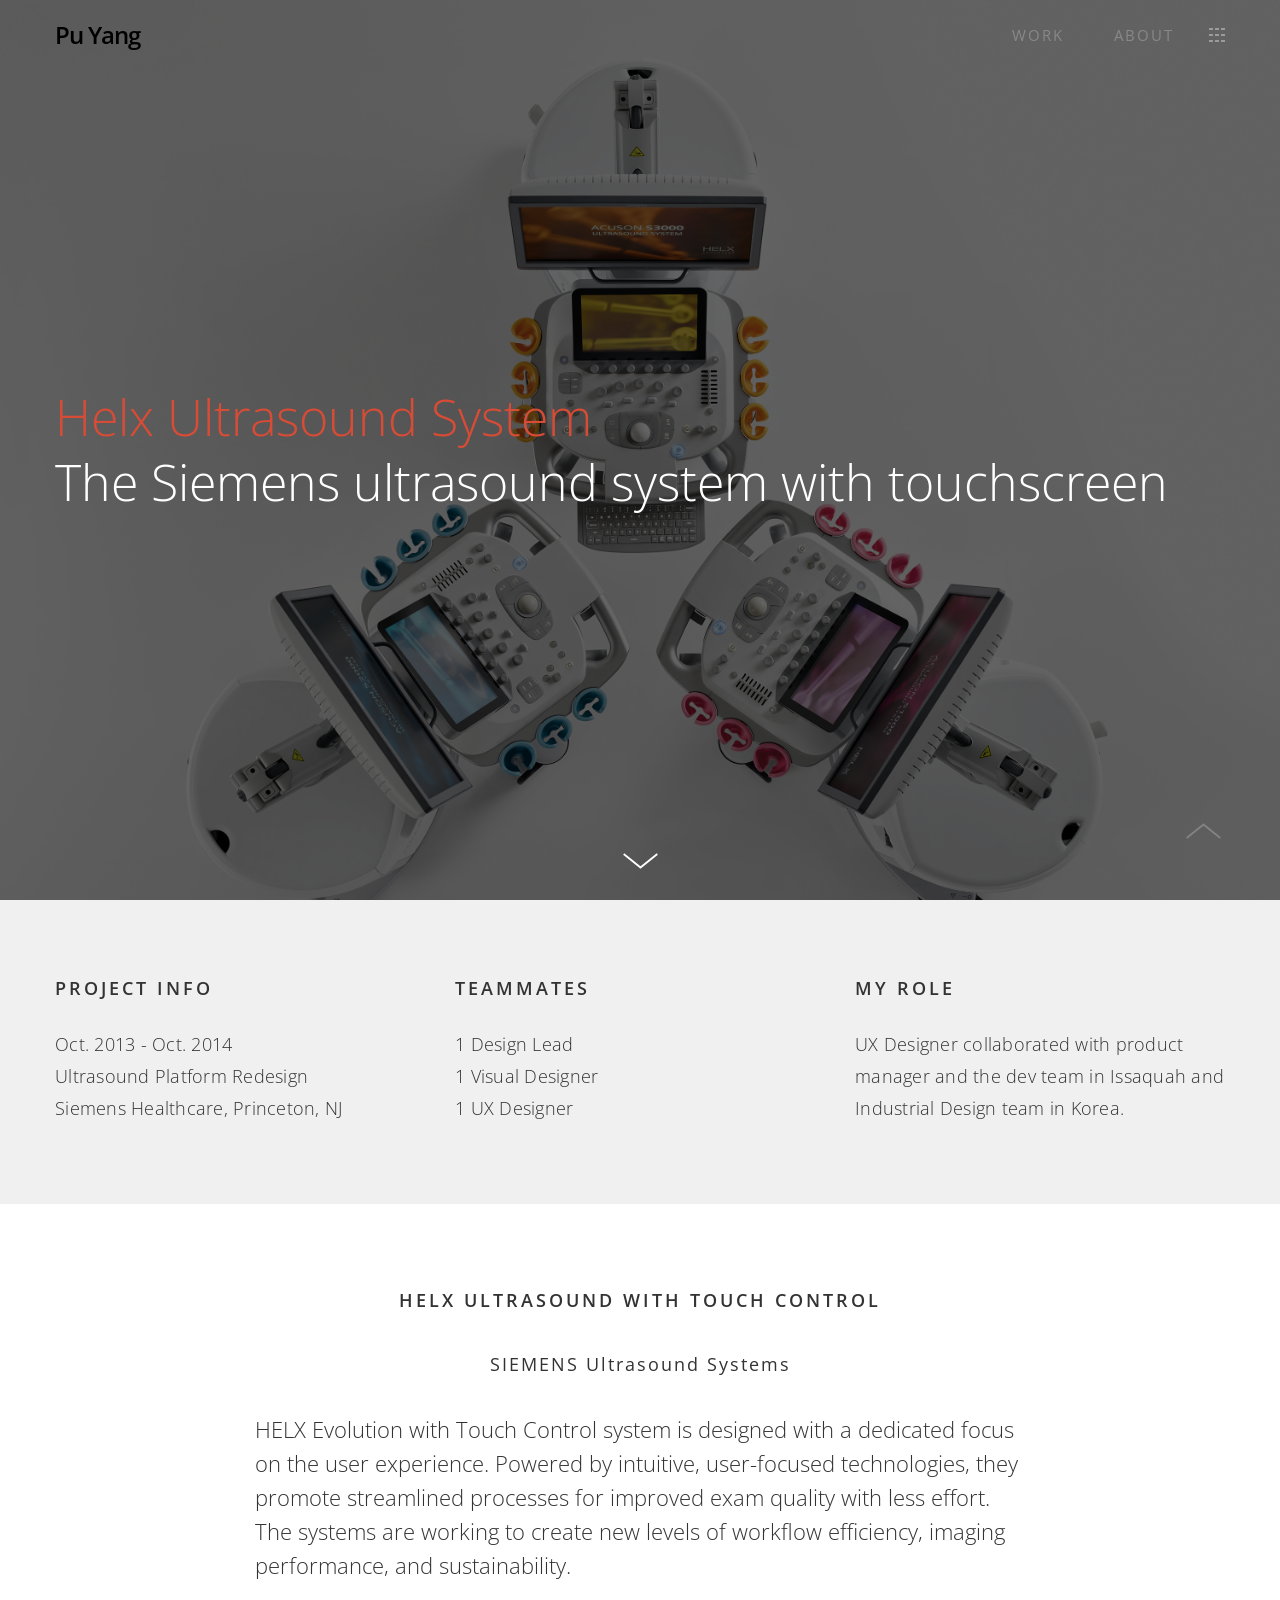
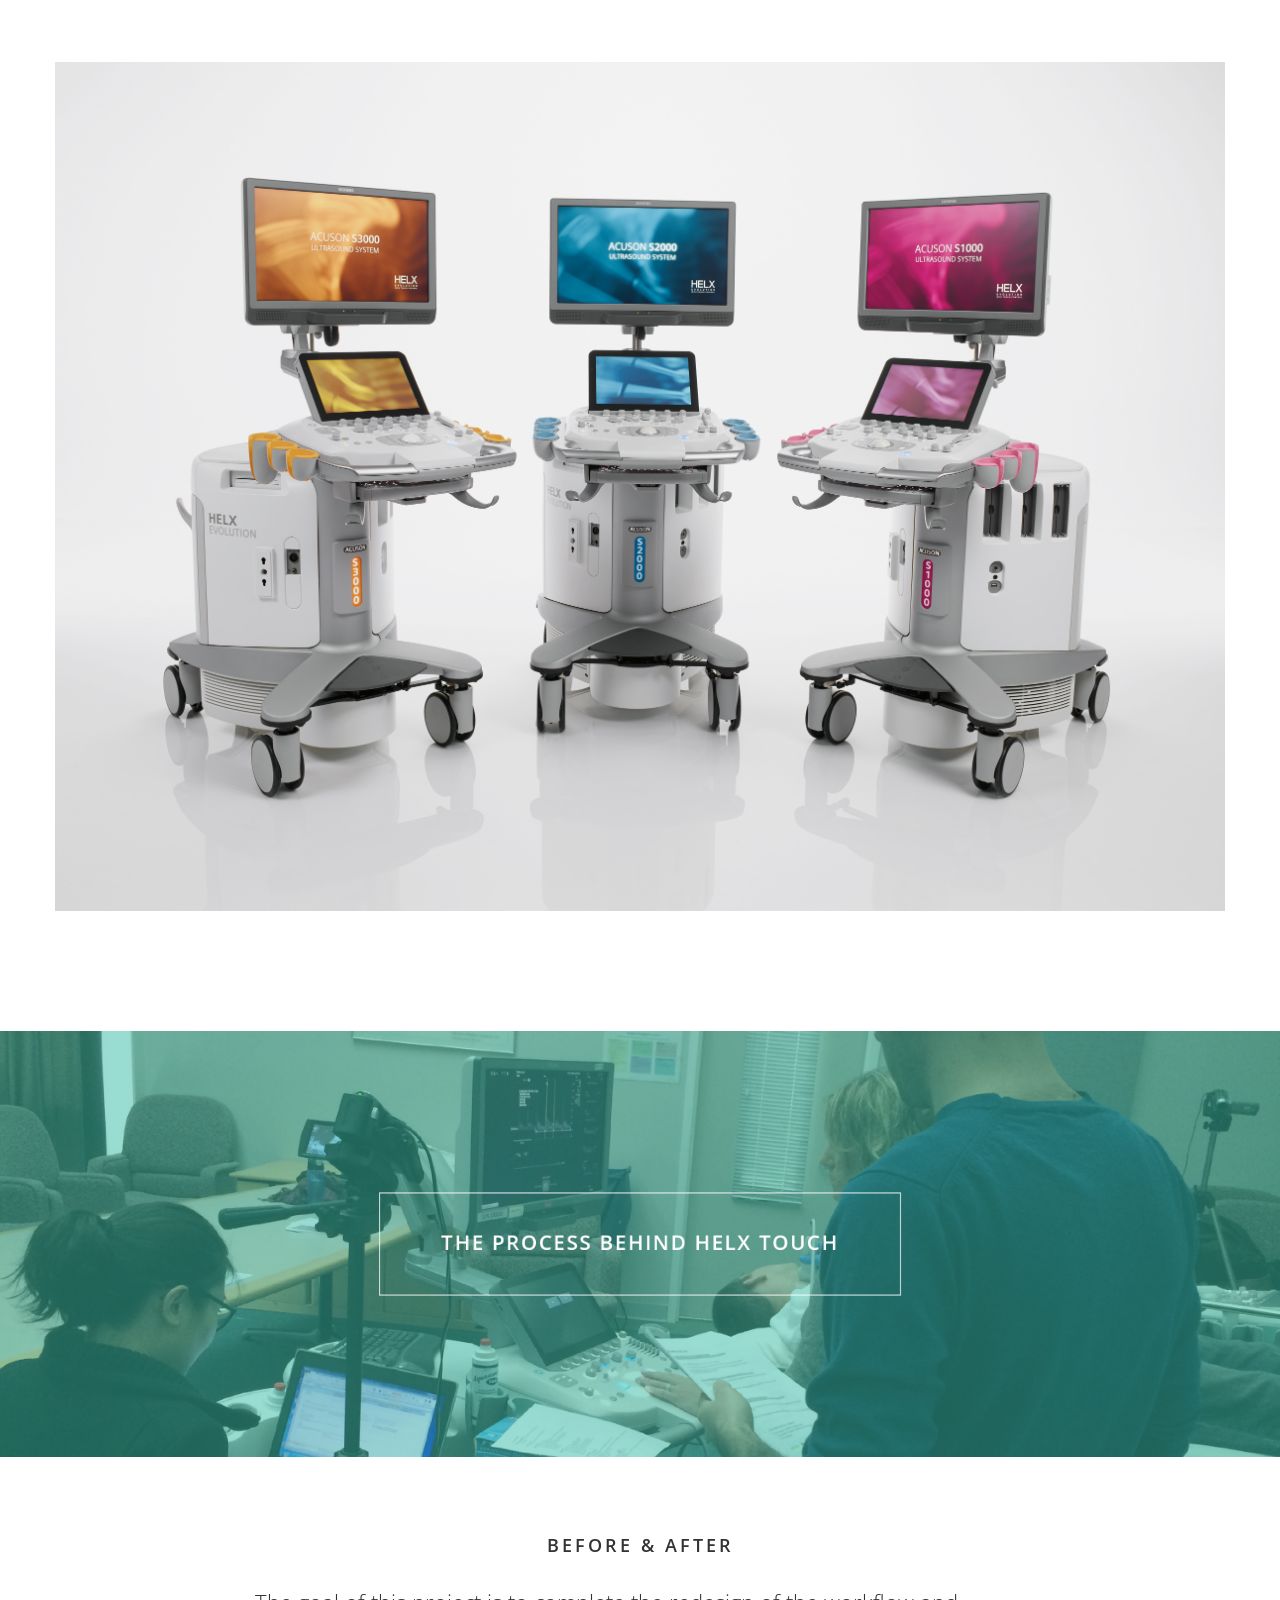
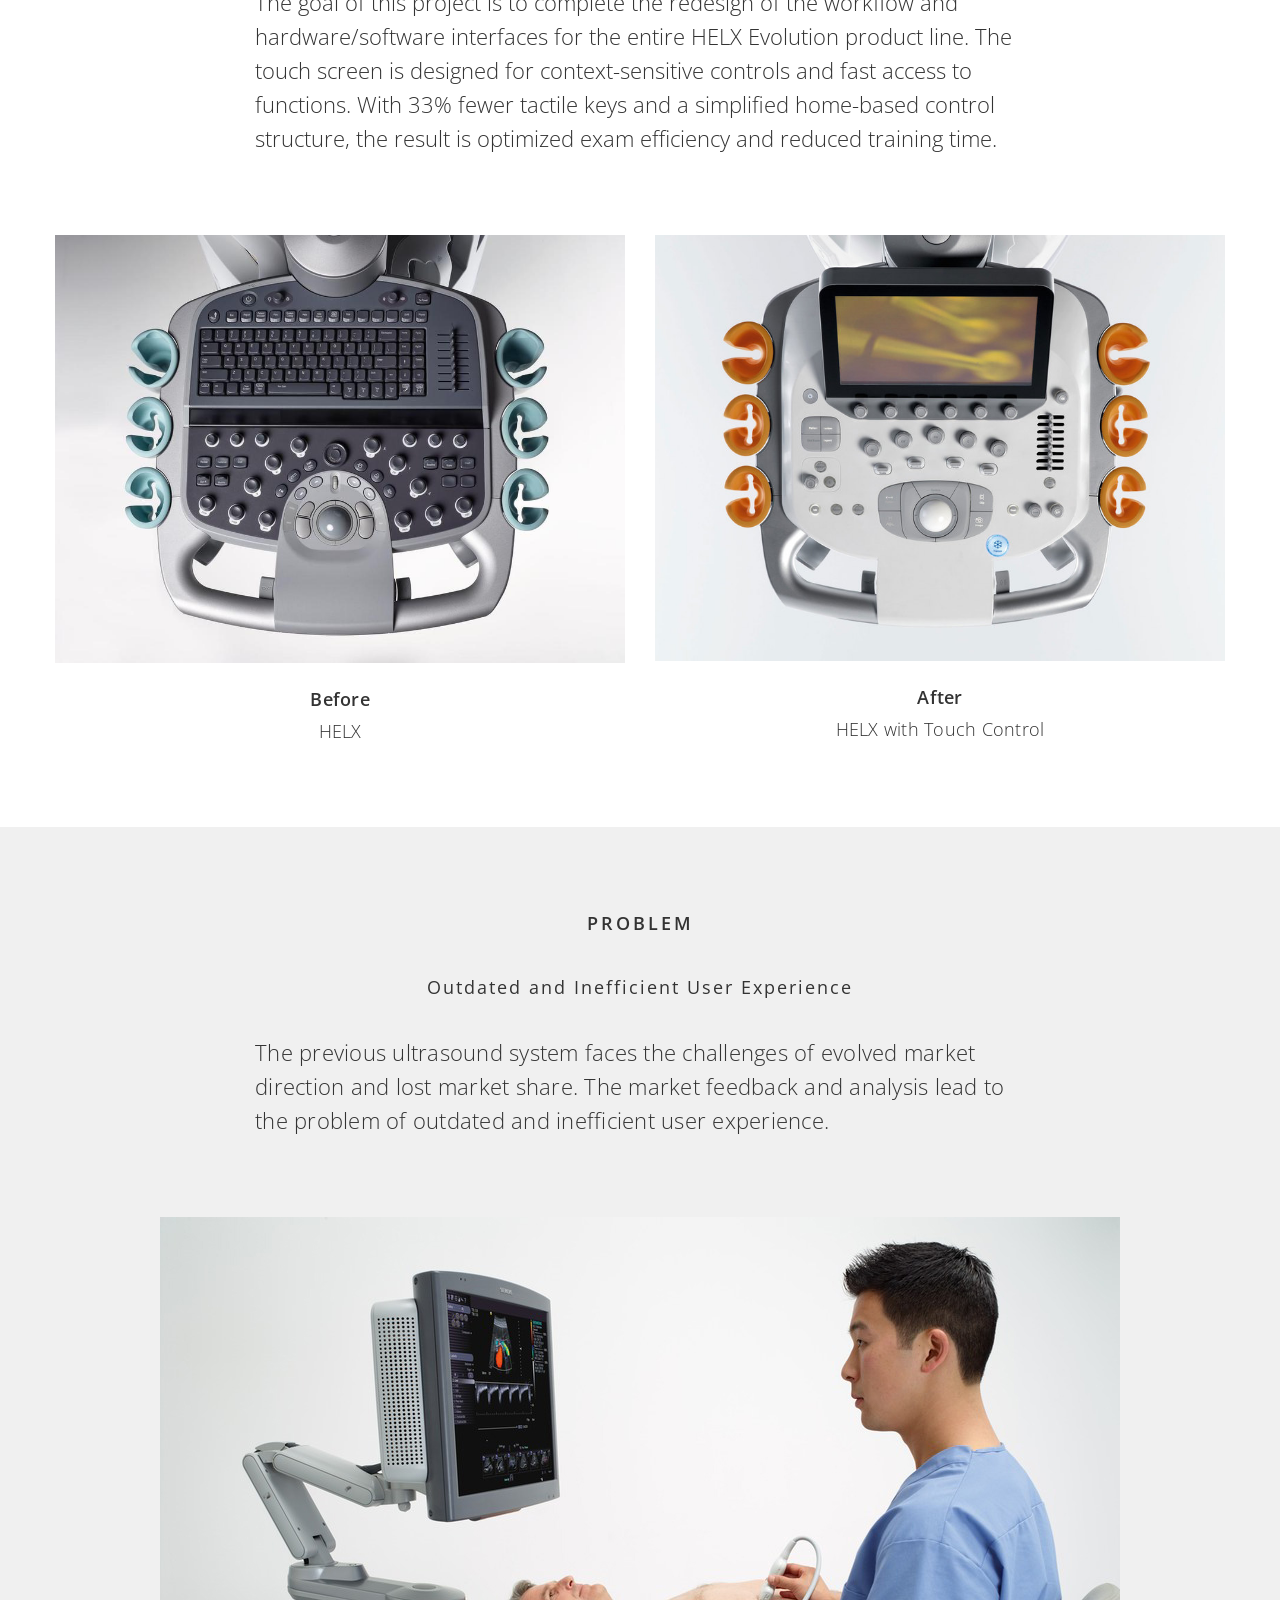
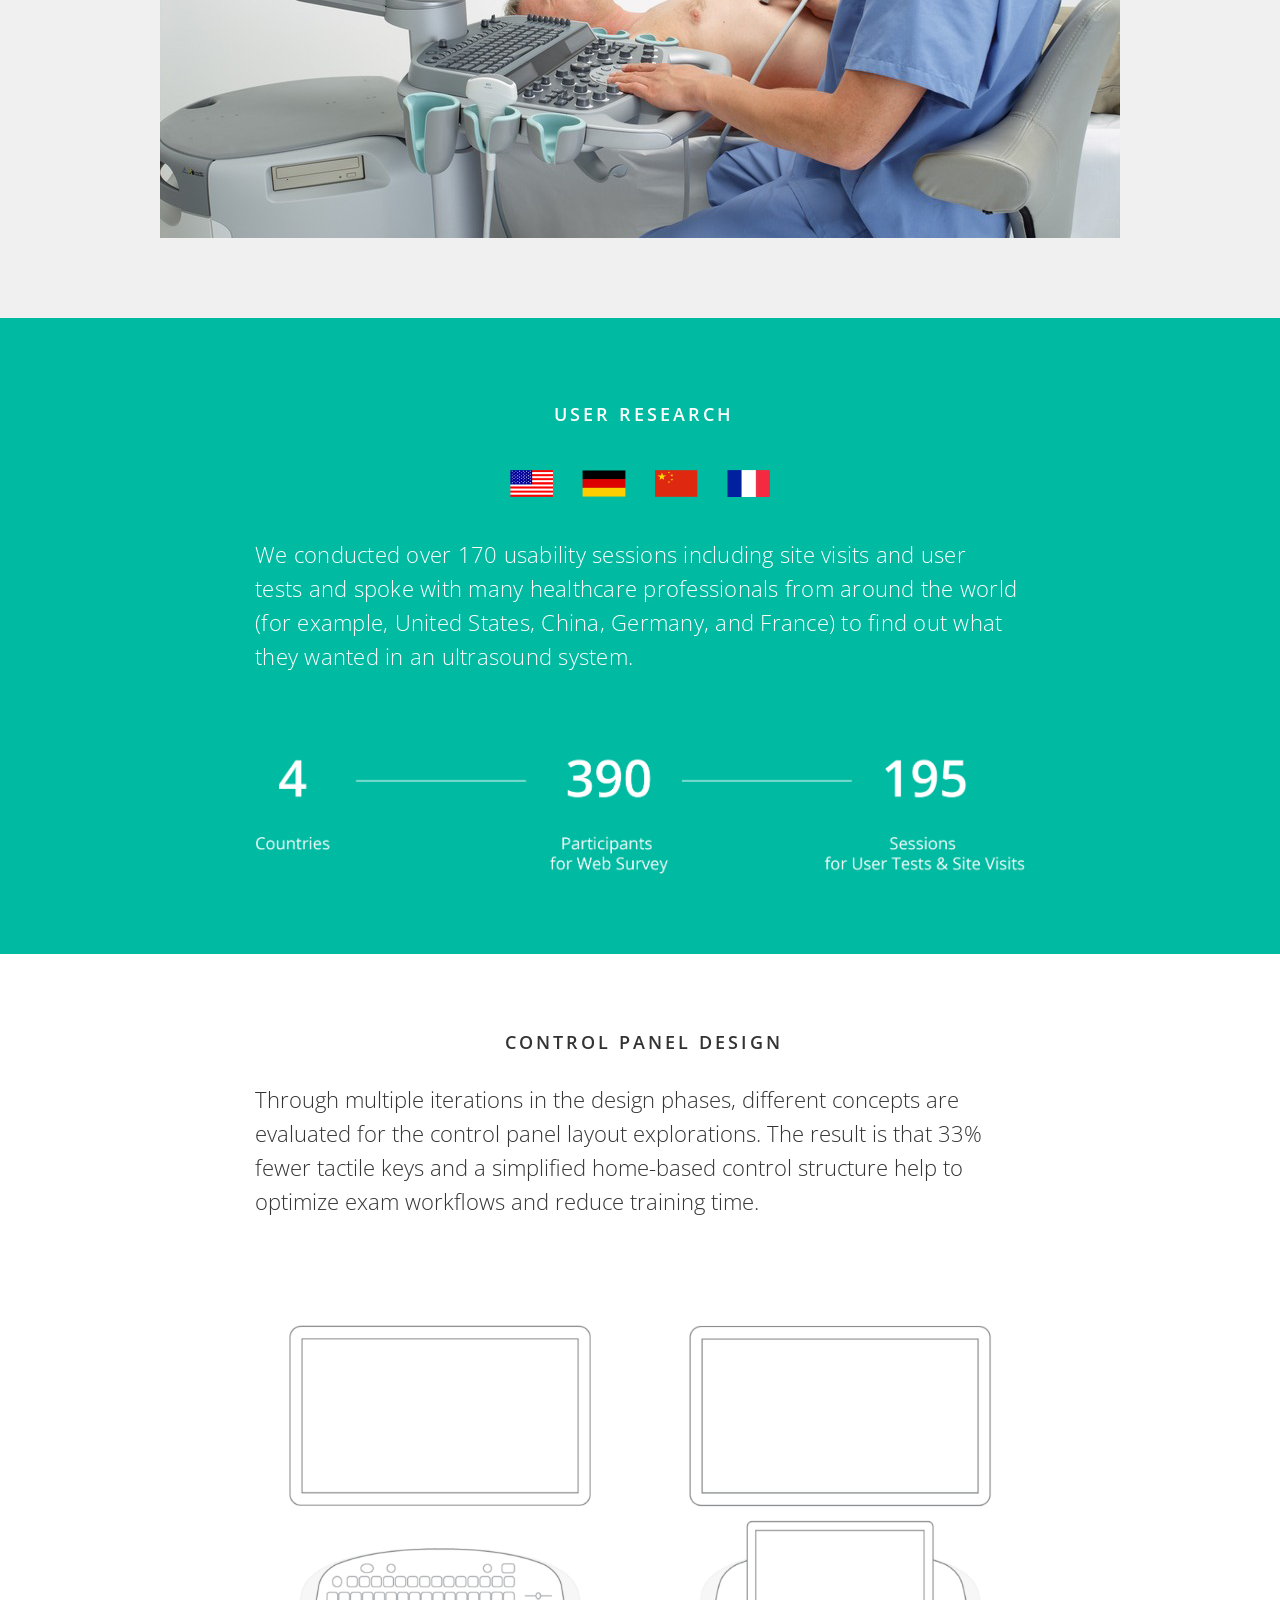
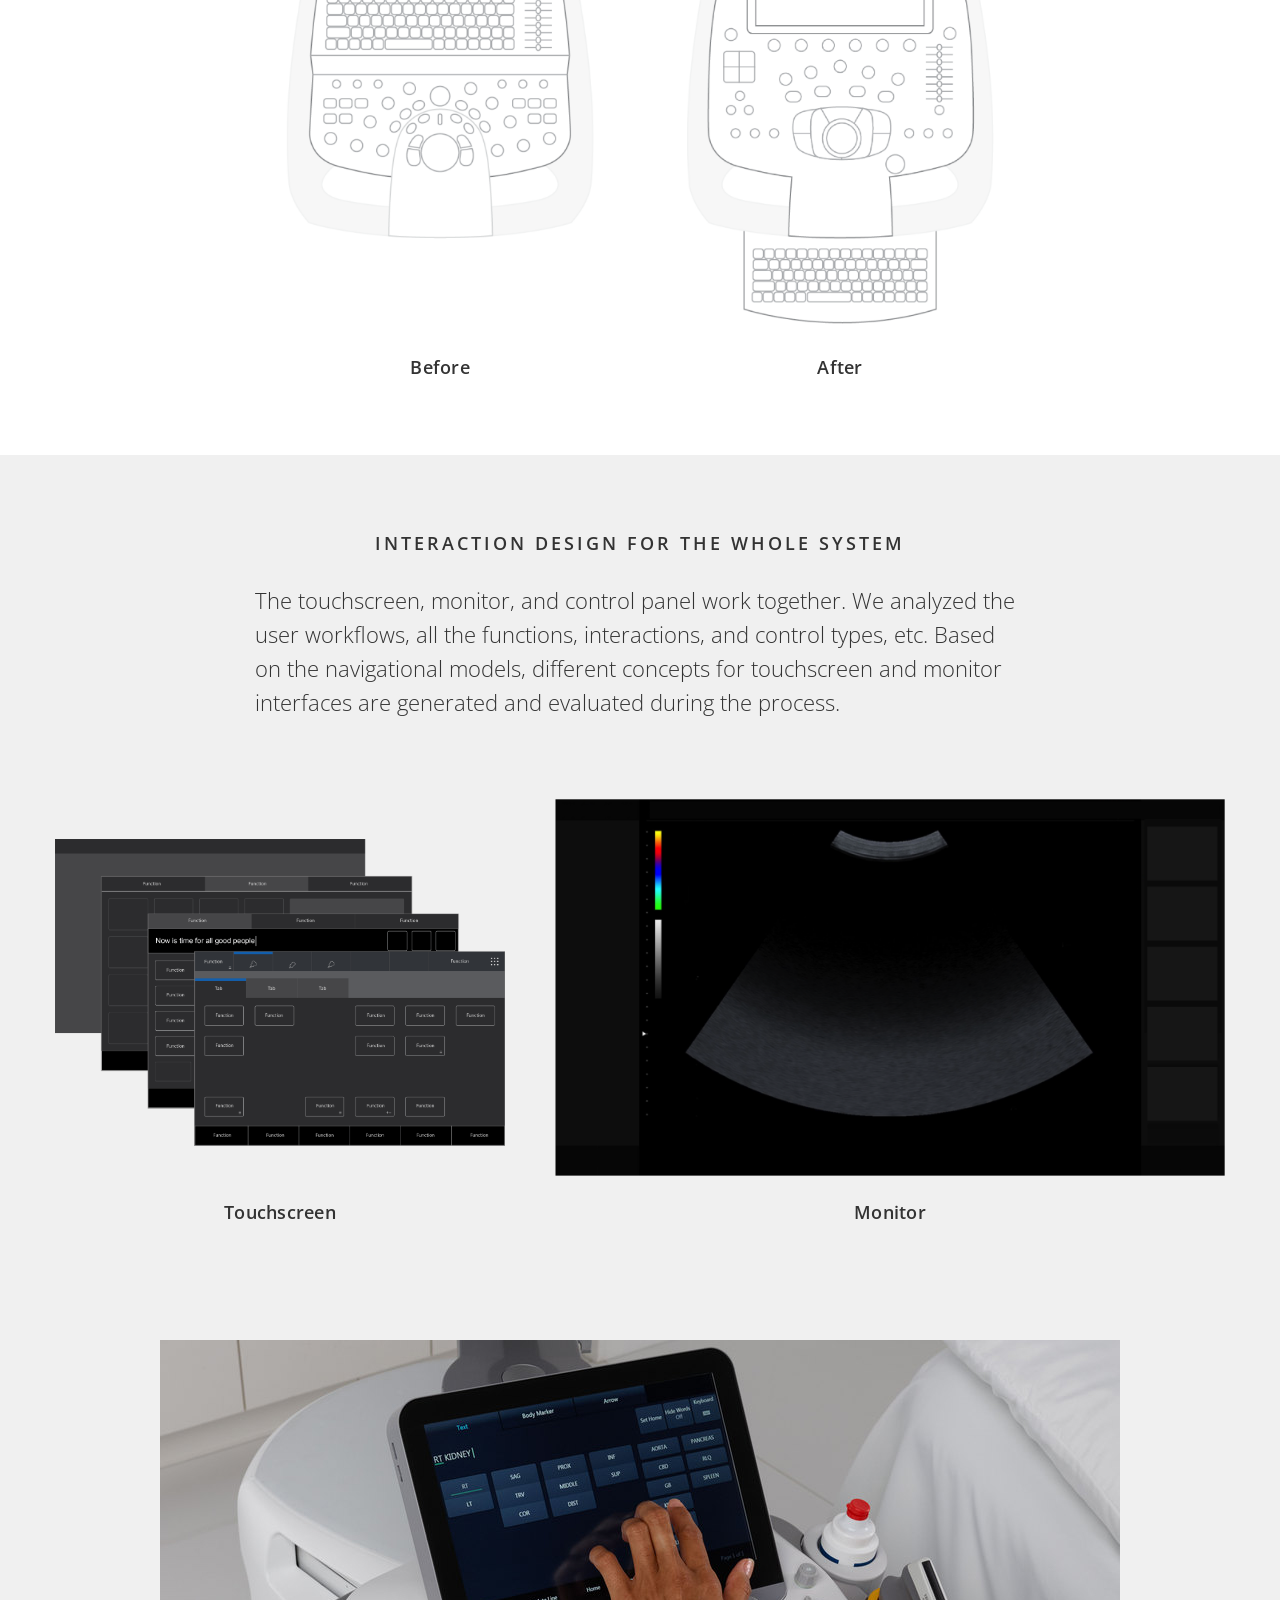
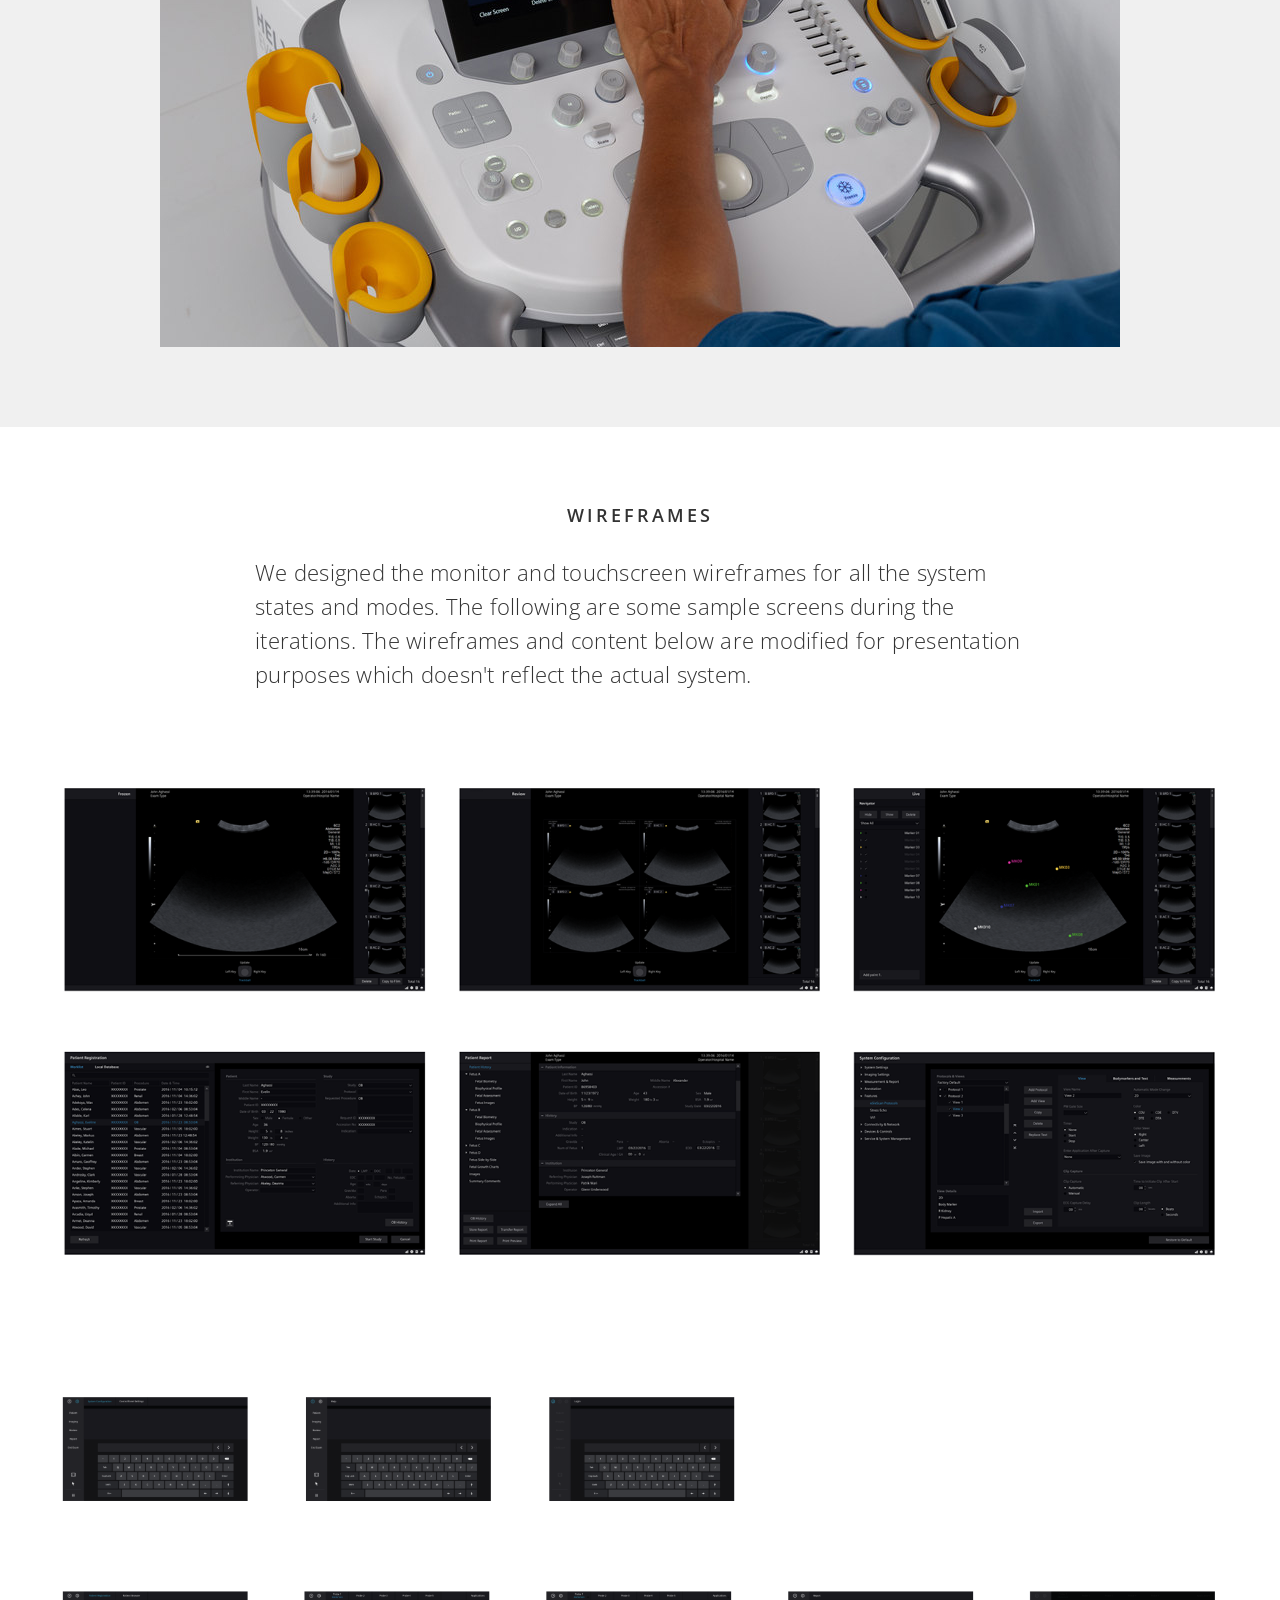
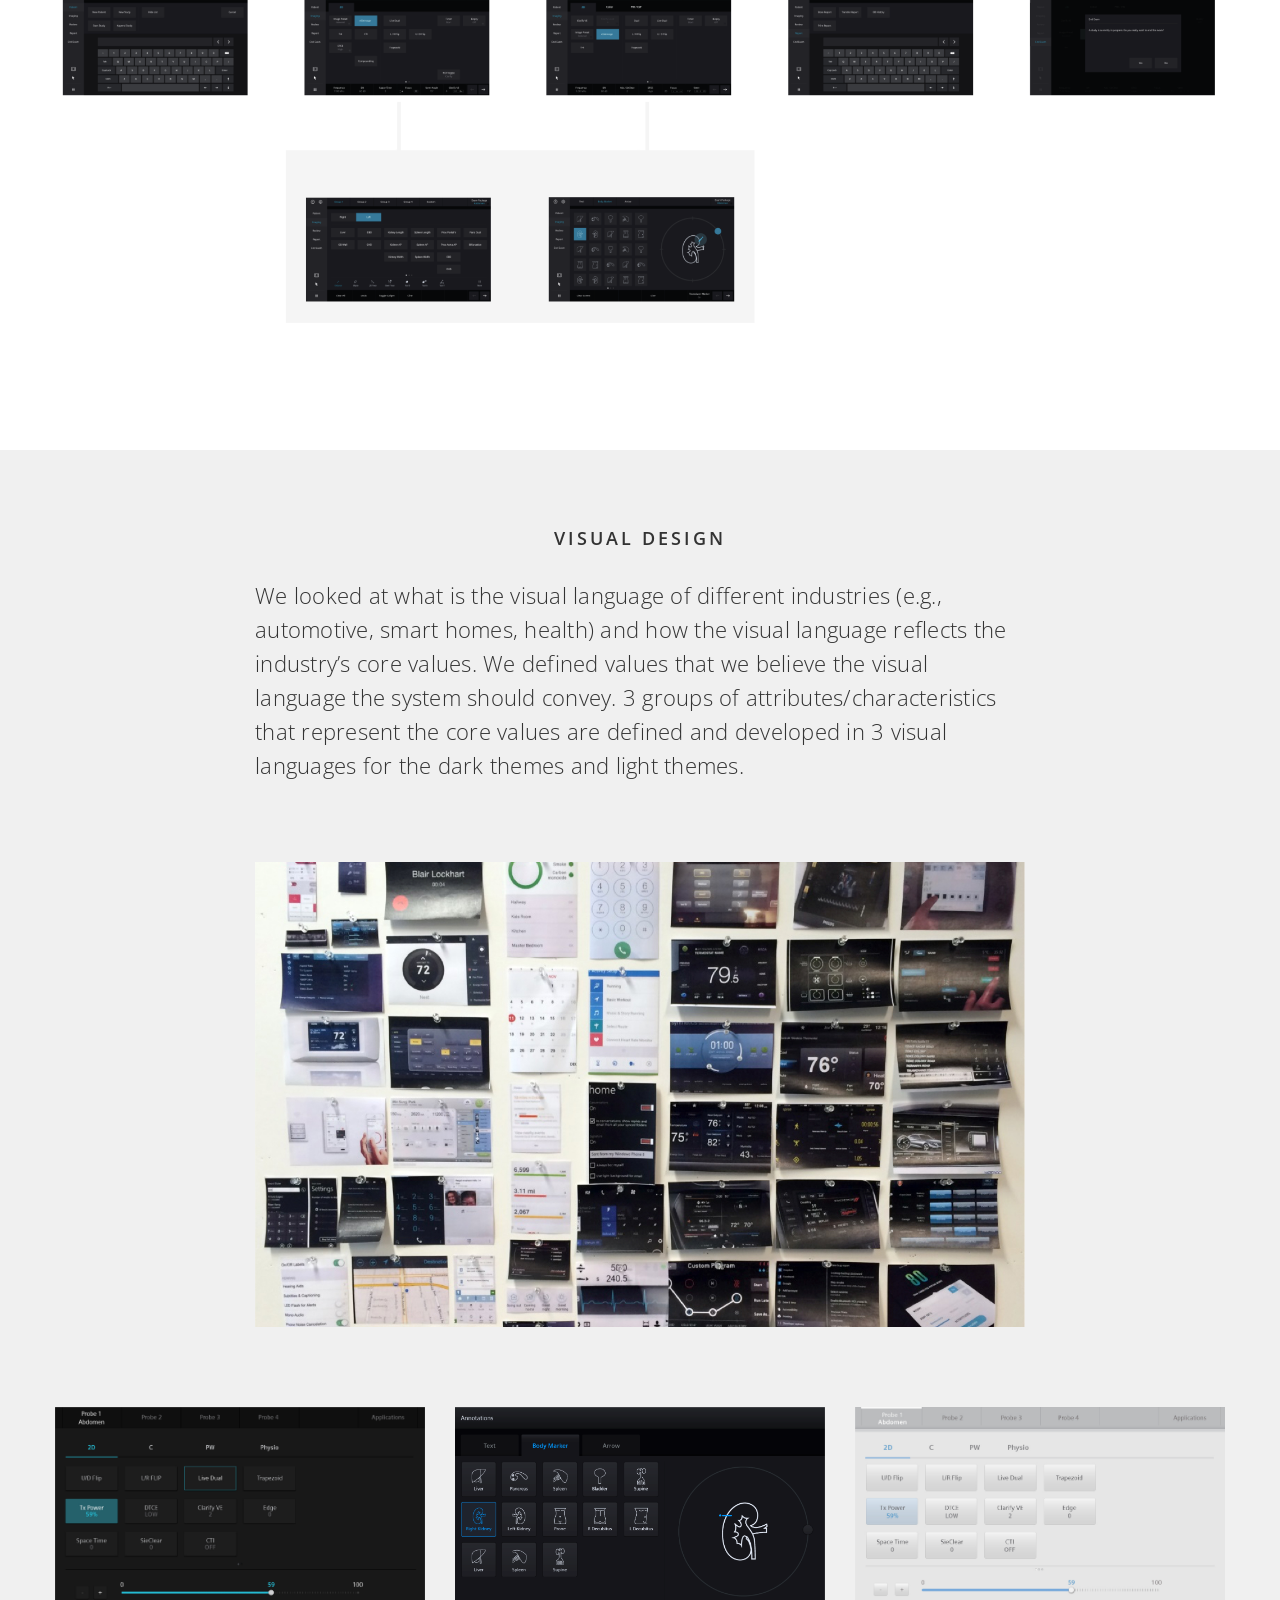
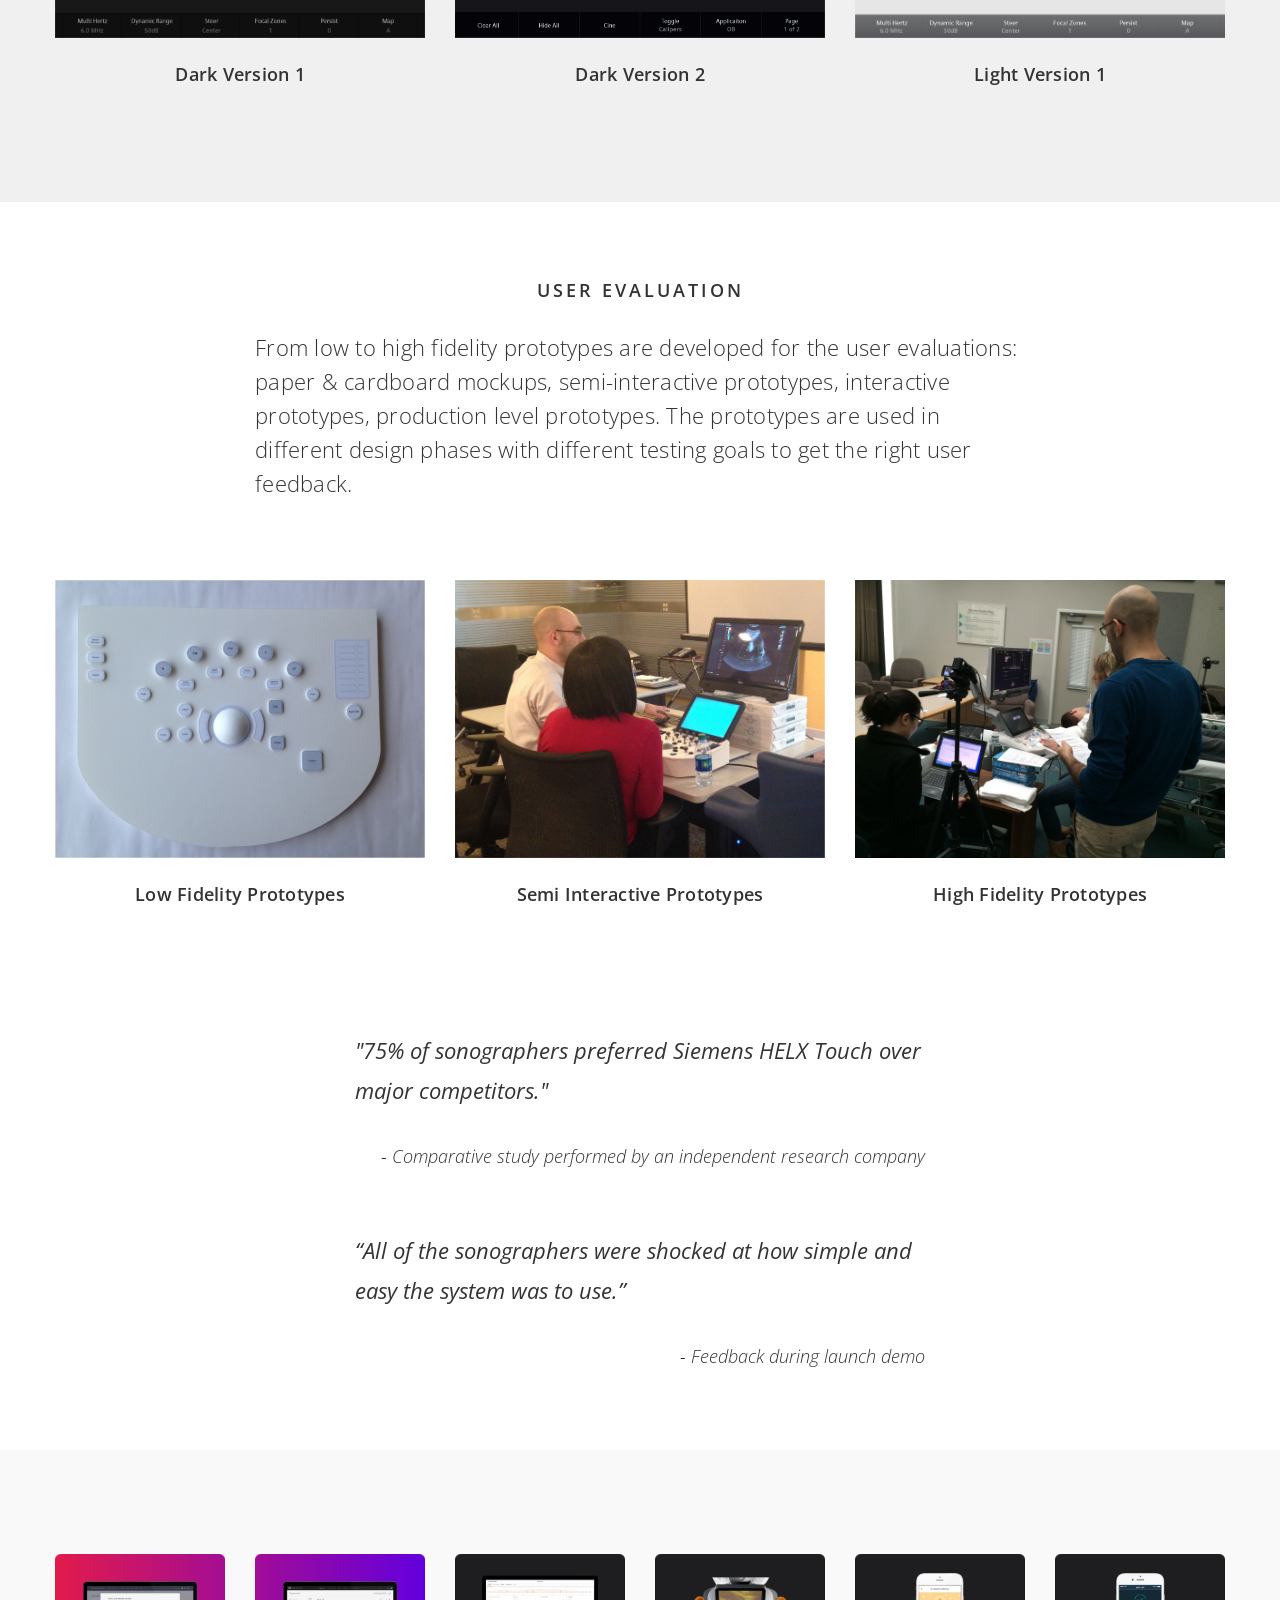
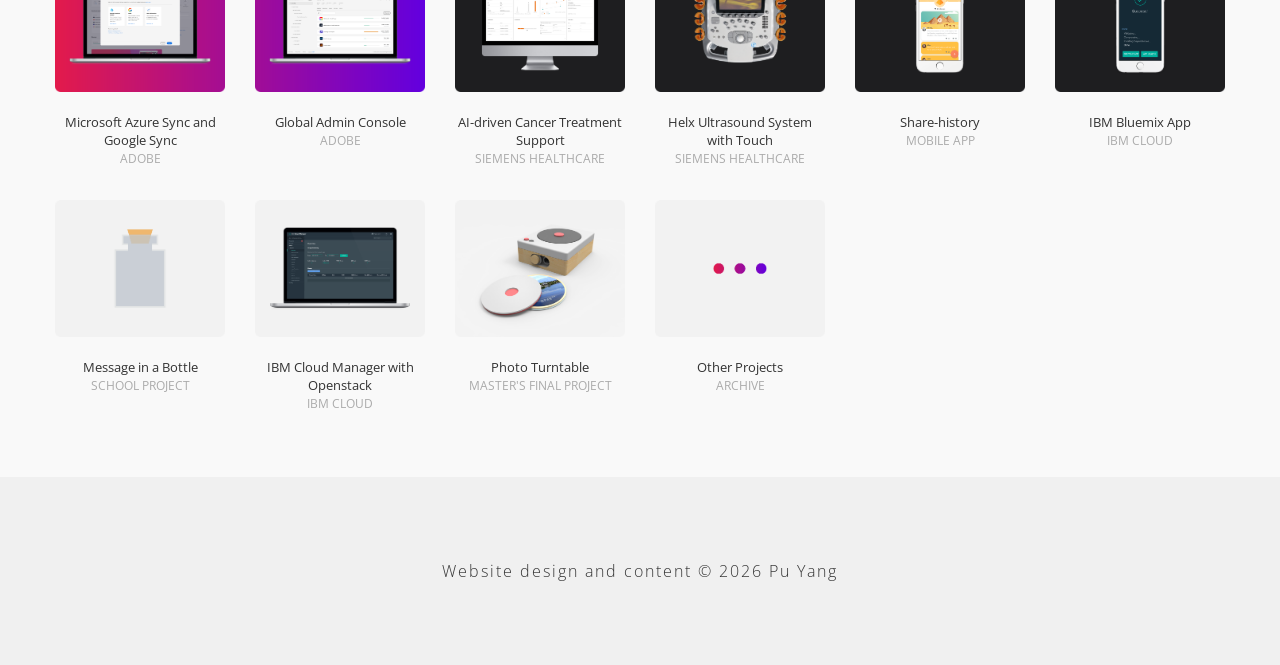
<file: work/helx-touch/index.html>
<!DOCTYPE html>
<html lang="en-US" data-version="3.0.16">
	<head>
		<meta charset="UTF-8" />
		<meta name="viewport" content="width=device-width, initial-scale=1.0, maximum-scale=1.0" />
		<meta name="description" content="My Portfolio">
		<title>Pu Yang &rsaquo; Helx Ultrasound System with Touch</title>

		<link type="text/css" rel="stylesheet" href="../../wp-content/themes/semplice/css/reset.css">
		<link data-fontset-id="ce-fontset" href="https://fonts.googleapis.com/css?family=Open+Sans:300,300italic,400,400italic,600,600italic,700,700italic" rel="stylesheet" type="text/css"><link data-fontset-id="ce-fontset" href="https://fonts.googleapis.com/css?family=PT+Serif:400,400italic" rel="stylesheet" type="text/css"><style id="ce-fontset" type="text/css">.light,.light_italic{font-family:"Open Sans", Arial, sans-serif;font-weight:300;}.regular,.regular_italic{font-family:"Open Sans", Arial, sans-serif;font-weight:400;}.semibold,.semibold_italic{font-family:"Open Sans", Arial, sans-serif;font-weight:600;}.bold,.bold_italic,strong,b{font-family:"Open Sans", Arial, sans-serif;font-weight:700;}.custom_one,.custom_one_italic{font-family:"PT Serif", Georgia, serif;font-weight:400;}.light_italic, .regular_italic, .semibold_italic, .bold_italic, .custom_one_italic {font-style:italic}.wysiwyg-ce h1, .wysiwyg-ce h2, .wysiwyg-ce h3, .wysiwyg-ce h4, .wysiwyg-ce h5, .wysiwyg-ce h6, #semplice h1, #semplice h2, #semplice h3, #semplice h4, #semplice h5, #semplice h6 { font-weight: 700; }</style>		<link type="text/css" rel="stylesheet" href="../../wp-content/themes/semplice/style.css">
		<style type="text/css" id="semplice-custom-css">.cover-214 .cover-headline h1 { font-size: 50px !important; line-height: 65px !important; }@media (min-width: 980px) and (max-width: 1199px) {.cover-214 .cover-headline h1 { font-size: 33.333333333333px !important; line-height: 38.461538461538px !important; }}@media (min-width: 768px) and (max-width: 979px) {.cover-214 .cover-headline h1 { font-size: 29.411764705882px !important; line-height: 35.714285714286px !important; }}@media (max-width: 767px) {.cover-214 .cover-headline h1 { font-size: 19.230769230769px !important; line-height: 22.727272727273px !important; }}@media (max-width: 567px) {.cover-214 .cover-headline h1 { font-size: 14.705882352941px !important; line-height: 16.666666666667px !important; }}#content { height: 100%; }.cover-214, .cover-214 .cover-image, .cover-214 .video-fadein { background-color: #000000 !important; }.cover-214 .cover-image { background-image: url(../../wp-content/uploads/2017/05/1.jpg); }.cover-214 .cover-image { opacity: 0.40; }.cover-214 .cover-image { background-repeat:  !important; }.cover-214 .cover-image { background-size: cover; }.cover-214 .cover-image { background-position: top center; }.cover-214 .cover-headline h1 { color: #ffffff !important; }.cover-214 .cover-headline h1 { text-transform: none !important; }.bar { background: #ffffff !important; }.cover-214 .see-more .icon svg { fill: #ffffff !important; }.cover-214 .see-more:hover .icon { transform: scale(1.15);-ms-transform: scale(1.15);-webkit-transform: scale(1.15); }div.logo a { color: #000000 !important; }header { top: -70px; }#fullscreen-menu { top: 70px; }#navbar, .controls a, div.loader, div.header-icon, #navbar-bg, .controls a span { height: 70px; }div.logo h1 { line-height: 70px !important; }.controls a svg, div.header-icon { margin-top: 23px !important; }section#blog, .post-password-form, section#not-found { margin-top: 70px !important; }.menu-style-nobutton ul li a, nav.standard ul li a { line-height: 70px !important; }.title-top { top: 70px; }.logo svg { margin-top: 24px; }#navbar-bg { background: #f9f9f9 !important; }#fullscreen-menu { background: rgb(255, 255, 255); background: rgba(255, 255, 255, 1); }#navbar-bg { opacity: 1; }#navbar { border-bottom: 1px solid transparent !important; }.transparent { opacity: 0 !important; }@media (max-width: 767px) {.transparent { background: #f9f9f9 !important; }}#navbar .controls a .nav-icon { background: #9b9b9b !important; }#navbar .controls a svg { fill: #9b9b9b !important; }#fullscreen-menu .menu-inner nav ul li a, .follow-links ul li a svg, nav.standard ul li a { letter-spacing: 2px !important; }#fullscreen-menu .menu-inner nav ul li a, .follow-links ul li a svg, nav.standard ul li a { text-transform: uppercase !important; }#navbar .controls a.project-panel-button { margin-right: -10px; padding-left: 10px; }nav.standard ul li a { padding: 0px 25px; }#fullscreen-menu .menu-inner nav { padding: 40px 0px; }nav.standard ul li a { text-decoration: none !important; }#fullscreen-menu .menu-inner nav ul li a { border-color:  !important; }#fullscreen-menu .menu-inner nav ul li.current-menu-item a, #fullscreen-menu .menu-inner nav ul li.current_page_item a, nav.standard ul li.current-menu-item a, nav.standard ul li.current_page_item a, #fullscreen-menu .menu-inner nav ul li.current-menu-item a:hover, #fullscreen-menu .menu-inner nav ul li.current_page_item a:hover, nav.standard ul li.current-menu-item a:hover, nav.standard ul li.current_page_item a:hover, .is-work nav.standard ul li.portfolio-grid a, .is-work #fullscreen-menu .menu-inner nav ul li.portfolio-grid a { color: #000000 !important; }nav.standard ul li.current-menu-item a, nav.standard ul li.current_page_item a, nav.standard ul li.current-menu-item a:hover, nav.standard ul li.current_page_item a:hover, .is-work nav.standard ul li.portfolio-grid a { text-decoration: none !important; }#fullscreen-menu .menu-inner nav ul li.current-menu-item a, #fullscreen-menu .menu-inner nav ul li.current_page_item a, #fullscreen-menu .menu-inner nav ul li.current-menu-item a:hover, #fullscreen-menu .menu-inner nav ul li.current_page_item a:hover, .is-work #fullscreen-menu .menu-inner nav ul li.portfolio-grid a { border-color: #000000 !important; }#fullscreen-menu .menu-inner nav ul li a:hover, .follow-links ul li a svg, nav.standard ul li a:hover { color: #d84c36 !important; }.follow-links ul li a:hover svg { fill: #d84c36 !important; }nav.standard ul li a:hover { text-decoration: none !important; }#fullscreen-menu .menu-inner nav ul li a:hover { border-color: #000000 !important; }nav.standard ul li a:hover { background: #transparent !important; }nav.standard ul li a { font-size: 15px !important; }#fullscreen-menu .menu-inner nav { margin-top: 70px !important; }#fullscreen-menu .menu-inner nav { top: 70px; transform: translate(0px, 0px); -webkit-transform: translate(0px, 0px); }#fullscreen-menu .menu-inner nav ul li { text-align: center; }#fullscreen-menu .menu-inner .follow-links { background: rgb(255, 255, 255); background: rgba(255, 255, 255, 1); }#fullscreen-menu .menu-inner .follow-links ul li a { padding-top: 5px; padding-bottom: 5px; }#fullscreen-menu .menu-inner .follow-links { border-top: 1px solid transparent !important; }#fullscreen-menu .menu-inner .follow-links ul li a { padding-right: 10px; padding-left: 10px; }#fullscreen-menu .menu-inner .follow-links ul li a svg { fill: #aaaaaa !important; }#fullscreen-menu .menu-inner .follow-links ul li a:hover svg { fill: #000000 !important; }#fullscreen-menu .menu-inner .follow-links ul li a:hover { background: #ffffff !important; }.project-panel-title h3 { opacity: 0; }.share-box { background: #ffffff !important; }.share-icons-wrapper p { color: #000000 !important; }.share-icon a svg { fill: #000000 !important; }body {background-color: #ffffff !important;}header { top: 0px !important; opacity: 1; }.fade-content, #project-panel-footer, #blog { opacity: 1 }.no-gutter-grid-sizer { width: 8.3333% !important; }.no-gutter-gutter-sizer { width: 0px; }.remove-gutter-yes { margin: 0px !important; }.masonry-span0{ width: 0% !important; float: left; }.masonry-span1{ width: 8.3333% !important; float: left; }.masonry-span2{ width: 16.6667% !important; float: left; }.masonry-span3{ width: 25% !important; float: left; }.masonry-span4{ width: 33.3333% !important; float: left; }.masonry-span5{ width: 41.6667% !important; float: left; }.masonry-span6{ width: 50% !important; float: left; }.masonry-span7{ width: 58.3333% !important; float: left; }.masonry-span8{ width: 66.6667% !important; float: left; }.masonry-span9{ width: 75% !important; float: left; }.masonry-span10{ width: 83.3333% !important; float: left; }.masonry-span11{ width: 91.6667% !important; float: left; }.masonry-span12{ width: 100% !important; float: left; }@media (max-width: 767px) {.masonry-span1, .masonry-span2, .masonry-span3, .masonry-span4, .masonry-span5, .masonry-span6, .masonry-span7, .masonry-span8, .masonry-span9, .masonry-span10, .masonry-span11, .masonry-span12 { width: 100% !important; }}.lightbox-overlay { background-color: rgba(255,255,255,0.98); -webkit-animation: fadein 0.35s; -moz-animation: fadein 0.35s; -ms-animation: fadein 0.35s; -o-animation: fadein 0.35s; animation: fadein 0.35s; }@keyframes fadein { from { background-color: rgba(255,255,255,0); } to { background-color: rgba(255,255,255,0.98); } }@-moz-keyframes fadein { from { background-color: rgba(255,255,255,0); } to { background-color: rgba(255,255,255,0.98); } }@-webkit-keyframes fadein { from { background-color: rgba(255,255,255,0); } to { background-color: rgba(255,255,255,0.98); } }@-ms-keyframes fadein { from { background-color: rgba(255,255,255,0); } to { background-color: rgba(255,255,255,0.98); } }@-o-keyframes fadein { from { background-color: rgba(255,255,255,0); } to { background-color: rgba(255,255,255,0.98); } }</style>

<link rel='stylesheet' id='wp-block-library-css' href='../../assets/vendor/css/block-library.min.css' type='text/css' media='all' />
<style id='wp-block-library-inline-css' type='text/css'>
.has-text-align-justify{text-align:justify;}
</style>
<style id='classic-theme-styles-inline-css' type='text/css'>
/*! This file is auto-generated */
.wp-block-button__link{color:#fff;background-color:#32373c;border-radius:9999px;box-shadow:none;text-decoration:none;padding:calc(.667em + 2px) calc(1.333em + 2px);font-size:1.125em}.wp-block-file__button{background:#32373c;color:#fff;text-decoration:none}
</style>
<style id='global-styles-inline-css' type='text/css'>
body{--wp--preset--color--black: #000000;--wp--preset--color--cyan-bluish-gray: #abb8c3;--wp--preset--color--white: #ffffff;--wp--preset--color--pale-pink: #f78da7;--wp--preset--color--vivid-red: #cf2e2e;--wp--preset--color--luminous-vivid-orange: #ff6900;--wp--preset--color--luminous-vivid-amber: #fcb900;--wp--preset--color--light-green-cyan: #7bdcb5;--wp--preset--color--vivid-green-cyan: #00d084;--wp--preset--color--pale-cyan-blue: #8ed1fc;--wp--preset--color--vivid-cyan-blue: #0693e3;--wp--preset--color--vivid-purple: #9b51e0;--wp--preset--gradient--vivid-cyan-blue-to-vivid-purple: linear-gradient(135deg,rgba(6,147,227,1) 0%,rgb(155,81,224) 100%);--wp--preset--gradient--light-green-cyan-to-vivid-green-cyan: linear-gradient(135deg,rgb(122,220,180) 0%,rgb(0,208,130) 100%);--wp--preset--gradient--luminous-vivid-amber-to-luminous-vivid-orange: linear-gradient(135deg,rgba(252,185,0,1) 0%,rgba(255,105,0,1) 100%);--wp--preset--gradient--luminous-vivid-orange-to-vivid-red: linear-gradient(135deg,rgba(255,105,0,1) 0%,rgb(207,46,46) 100%);--wp--preset--gradient--very-light-gray-to-cyan-bluish-gray: linear-gradient(135deg,rgb(238,238,238) 0%,rgb(169,184,195) 100%);--wp--preset--gradient--cool-to-warm-spectrum: linear-gradient(135deg,rgb(74,234,220) 0%,rgb(151,120,209) 20%,rgb(207,42,186) 40%,rgb(238,44,130) 60%,rgb(251,105,98) 80%,rgb(254,248,76) 100%);--wp--preset--gradient--blush-light-purple: linear-gradient(135deg,rgb(255,206,236) 0%,rgb(152,150,240) 100%);--wp--preset--gradient--blush-bordeaux: linear-gradient(135deg,rgb(254,205,165) 0%,rgb(254,45,45) 50%,rgb(107,0,62) 100%);--wp--preset--gradient--luminous-dusk: linear-gradient(135deg,rgb(255,203,112) 0%,rgb(199,81,192) 50%,rgb(65,88,208) 100%);--wp--preset--gradient--pale-ocean: linear-gradient(135deg,rgb(255,245,203) 0%,rgb(182,227,212) 50%,rgb(51,167,181) 100%);--wp--preset--gradient--electric-grass: linear-gradient(135deg,rgb(202,248,128) 0%,rgb(113,206,126) 100%);--wp--preset--gradient--midnight: linear-gradient(135deg,rgb(2,3,129) 0%,rgb(40,116,252) 100%);--wp--preset--font-size--small: 13px;--wp--preset--font-size--medium: 20px;--wp--preset--font-size--large: 36px;--wp--preset--font-size--x-large: 42px;--wp--preset--spacing--20: 0.44rem;--wp--preset--spacing--30: 0.67rem;--wp--preset--spacing--40: 1rem;--wp--preset--spacing--50: 1.5rem;--wp--preset--spacing--60: 2.25rem;--wp--preset--spacing--70: 3.38rem;--wp--preset--spacing--80: 5.06rem;--wp--preset--shadow--natural: 6px 6px 9px rgba(0, 0, 0, 0.2);--wp--preset--shadow--deep: 12px 12px 50px rgba(0, 0, 0, 0.4);--wp--preset--shadow--sharp: 6px 6px 0px rgba(0, 0, 0, 0.2);--wp--preset--shadow--outlined: 6px 6px 0px -3px rgba(255, 255, 255, 1), 6px 6px rgba(0, 0, 0, 1);--wp--preset--shadow--crisp: 6px 6px 0px rgba(0, 0, 0, 1);}:where(.is-layout-flex){gap: 0.5em;}:where(.is-layout-grid){gap: 0.5em;}body .is-layout-flow > .alignleft{float: left;margin-inline-start: 0;margin-inline-end: 2em;}body .is-layout-flow > .alignright{float: right;margin-inline-start: 2em;margin-inline-end: 0;}body .is-layout-flow > .aligncenter{margin-left: auto !important;margin-right: auto !important;}body .is-layout-constrained > .alignleft{float: left;margin-inline-start: 0;margin-inline-end: 2em;}body .is-layout-constrained > .alignright{float: right;margin-inline-start: 2em;margin-inline-end: 0;}body .is-layout-constrained > .aligncenter{margin-left: auto !important;margin-right: auto !important;}body .is-layout-constrained > :where(:not(.alignleft):not(.alignright):not(.alignfull)){max-width: var(--wp--style--global--content-size);margin-left: auto !important;margin-right: auto !important;}body .is-layout-constrained > .alignwide{max-width: var(--wp--style--global--wide-size);}body .is-layout-flex{display: flex;}body .is-layout-flex{flex-wrap: wrap;align-items: center;}body .is-layout-flex > *{margin: 0;}body .is-layout-grid{display: grid;}body .is-layout-grid > *{margin: 0;}:where(.wp-block-columns.is-layout-flex){gap: 2em;}:where(.wp-block-columns.is-layout-grid){gap: 2em;}:where(.wp-block-post-template.is-layout-flex){gap: 1.25em;}:where(.wp-block-post-template.is-layout-grid){gap: 1.25em;}.has-black-color{color: var(--wp--preset--color--black) !important;}.has-cyan-bluish-gray-color{color: var(--wp--preset--color--cyan-bluish-gray) !important;}.has-white-color{color: var(--wp--preset--color--white) !important;}.has-pale-pink-color{color: var(--wp--preset--color--pale-pink) !important;}.has-vivid-red-color{color: var(--wp--preset--color--vivid-red) !important;}.has-luminous-vivid-orange-color{color: var(--wp--preset--color--luminous-vivid-orange) !important;}.has-luminous-vivid-amber-color{color: var(--wp--preset--color--luminous-vivid-amber) !important;}.has-light-green-cyan-color{color: var(--wp--preset--color--light-green-cyan) !important;}.has-vivid-green-cyan-color{color: var(--wp--preset--color--vivid-green-cyan) !important;}.has-pale-cyan-blue-color{color: var(--wp--preset--color--pale-cyan-blue) !important;}.has-vivid-cyan-blue-color{color: var(--wp--preset--color--vivid-cyan-blue) !important;}.has-vivid-purple-color{color: var(--wp--preset--color--vivid-purple) !important;}.has-black-background-color{background-color: var(--wp--preset--color--black) !important;}.has-cyan-bluish-gray-background-color{background-color: var(--wp--preset--color--cyan-bluish-gray) !important;}.has-white-background-color{background-color: var(--wp--preset--color--white) !important;}.has-pale-pink-background-color{background-color: var(--wp--preset--color--pale-pink) !important;}.has-vivid-red-background-color{background-color: var(--wp--preset--color--vivid-red) !important;}.has-luminous-vivid-orange-background-color{background-color: var(--wp--preset--color--luminous-vivid-orange) !important;}.has-luminous-vivid-amber-background-color{background-color: var(--wp--preset--color--luminous-vivid-amber) !important;}.has-light-green-cyan-background-color{background-color: var(--wp--preset--color--light-green-cyan) !important;}.has-vivid-green-cyan-background-color{background-color: var(--wp--preset--color--vivid-green-cyan) !important;}.has-pale-cyan-blue-background-color{background-color: var(--wp--preset--color--pale-cyan-blue) !important;}.has-vivid-cyan-blue-background-color{background-color: var(--wp--preset--color--vivid-cyan-blue) !important;}.has-vivid-purple-background-color{background-color: var(--wp--preset--color--vivid-purple) !important;}.has-black-border-color{border-color: var(--wp--preset--color--black) !important;}.has-cyan-bluish-gray-border-color{border-color: var(--wp--preset--color--cyan-bluish-gray) !important;}.has-white-border-color{border-color: var(--wp--preset--color--white) !important;}.has-pale-pink-border-color{border-color: var(--wp--preset--color--pale-pink) !important;}.has-vivid-red-border-color{border-color: var(--wp--preset--color--vivid-red) !important;}.has-luminous-vivid-orange-border-color{border-color: var(--wp--preset--color--luminous-vivid-orange) !important;}.has-luminous-vivid-amber-border-color{border-color: var(--wp--preset--color--luminous-vivid-amber) !important;}.has-light-green-cyan-border-color{border-color: var(--wp--preset--color--light-green-cyan) !important;}.has-vivid-green-cyan-border-color{border-color: var(--wp--preset--color--vivid-green-cyan) !important;}.has-pale-cyan-blue-border-color{border-color: var(--wp--preset--color--pale-cyan-blue) !important;}.has-vivid-cyan-blue-border-color{border-color: var(--wp--preset--color--vivid-cyan-blue) !important;}.has-vivid-purple-border-color{border-color: var(--wp--preset--color--vivid-purple) !important;}.has-vivid-cyan-blue-to-vivid-purple-gradient-background{background: var(--wp--preset--gradient--vivid-cyan-blue-to-vivid-purple) !important;}.has-light-green-cyan-to-vivid-green-cyan-gradient-background{background: var(--wp--preset--gradient--light-green-cyan-to-vivid-green-cyan) !important;}.has-luminous-vivid-amber-to-luminous-vivid-orange-gradient-background{background: var(--wp--preset--gradient--luminous-vivid-amber-to-luminous-vivid-orange) !important;}.has-luminous-vivid-orange-to-vivid-red-gradient-background{background: var(--wp--preset--gradient--luminous-vivid-orange-to-vivid-red) !important;}.has-very-light-gray-to-cyan-bluish-gray-gradient-background{background: var(--wp--preset--gradient--very-light-gray-to-cyan-bluish-gray) !important;}.has-cool-to-warm-spectrum-gradient-background{background: var(--wp--preset--gradient--cool-to-warm-spectrum) !important;}.has-blush-light-purple-gradient-background{background: var(--wp--preset--gradient--blush-light-purple) !important;}.has-blush-bordeaux-gradient-background{background: var(--wp--preset--gradient--blush-bordeaux) !important;}.has-luminous-dusk-gradient-background{background: var(--wp--preset--gradient--luminous-dusk) !important;}.has-pale-ocean-gradient-background{background: var(--wp--preset--gradient--pale-ocean) !important;}.has-electric-grass-gradient-background{background: var(--wp--preset--gradient--electric-grass) !important;}.has-midnight-gradient-background{background: var(--wp--preset--gradient--midnight) !important;}.has-small-font-size{font-size: var(--wp--preset--font-size--small) !important;}.has-medium-font-size{font-size: var(--wp--preset--font-size--medium) !important;}.has-large-font-size{font-size: var(--wp--preset--font-size--large) !important;}.has-x-large-font-size{font-size: var(--wp--preset--font-size--x-large) !important;}
.wp-block-navigation a:where(:not(.wp-element-button)){color: inherit;}
:where(.wp-block-post-template.is-layout-flex){gap: 1.25em;}:where(.wp-block-post-template.is-layout-grid){gap: 1.25em;}
:where(.wp-block-columns.is-layout-flex){gap: 2em;}:where(.wp-block-columns.is-layout-grid){gap: 2em;}
.wp-block-pullquote{font-size: 1.5em;line-height: 1.6;}
</style>
<link rel='stylesheet' id='mediaelement-css' href='../../assets/vendor/mediaelement/mediaelementplayer-legacy.min.css' type='text/css' media='all' />
<link rel='stylesheet' id='wp-mediaelement-css' href='../../assets/vendor/mediaelement/wp-mediaelement.min.css' type='text/css' media='all' />
<script type="text/javascript" src="../../assets/vendor/jquery/jquery.min.js" id="jquery-core-js"></script>
<script type="text/javascript" src="../../assets/vendor/jquery/jquery-migrate.min.js" id="jquery-migrate-js"></script>

<link rel="canonical" href="../../work/helx-touch/" />

<!-- Jetpack Open Graph Tags -->
<meta property="og:type" content="article" />
<meta property="og:title" content="Helx Ultrasound System with Touch" />
<meta property="og:url" content="../../work/helx-touch/" />
<meta property="og:description" content="Visit the post for more." />
<meta property="article:published_time" content="2017-05-29T03:36:34+00:00" />
<meta property="article:modified_time" content="2021-04-16T04:39:52+00:00" />
<meta property="og:site_name" content="Pu Yang" />
<meta property="og:image" content="../../wp-content/uploads/2021/03/cropped-Group-168716@2x.png" />
<meta property="og:image:width" content="512" />
<meta property="og:image:height" content="512" />
<meta property="og:locale" content="en_US" />
<meta name="twitter:text:title" content="Helx Ultrasound System with Touch" />
<meta name="twitter:image" content="../../wp-content/uploads/2021/03/cropped-Group-168716@2x-270x270.png" />
<meta name="twitter:card" content="summary" />
<meta name="twitter:description" content="Visit the post for more." />

<!-- End Jetpack Open Graph Tags -->
<link rel="icon" href="../../wp-content/uploads/2021/03/cropped-Group-168716@2x-32x32.png" sizes="32x32" />
<link rel="icon" href="../../wp-content/uploads/2021/03/cropped-Group-168716@2x-192x192.png" sizes="192x192" />
<link rel="apple-touch-icon" href="../../wp-content/uploads/2021/03/cropped-Group-168716@2x-180x180.png" />
<meta name="msapplication-TileImage" content="../../wp-content/uploads/2021/03/cropped-Group-168716@2x-270x270.png" />
		<!-- Facebook -->
		<meta property="og:title" content="Pu Yang &rsaquo; Helx Ultrasound System with Touch" />
		<meta property="og:url" content="../../work/helx-touch/" />
		<meta property="og:site_name" content="Pu Yang"/>
							<meta property="og:image" content="" />
		   
		<!-- bottom admin bar -->
		<style>html{margin-top:0px!important;}#wpadminbar{top:auto!important;bottom:0;}}</style>
	</head>
	<body class="work-template-default single single-work postid-214 no-transitions is-work mejs-semplice-ui">
				<div id="project-panel-header">
			
<!-- Project Panel -->
<section id="project-panel" class="fade">
	<div class="project-panel">
		<div class="container">
			<div class="row">
				<div class="project-panel-title span11">
					<h3 class="light ">More selected projects</h3>
				</div>
								<div class="project-panel-close span1">
            		<div class="close-project-panel light"><svg version="1.1" id="Ebene_1" xmlns="http://www.w3.org/2000/svg" xmlns:xlink="http://www.w3.org/1999/xlink" x="0px" y="0px"
	 width="20px" height="20px" viewBox="0 0 20 20" enable-background="new 0 0 20 20" xml:space="preserve">
<g>
	
		<rect x="-4.164" y="9.532" transform="matrix(0.706 0.7082 -0.7082 0.706 10.0446 -4.1327)" width="28.329" height="1"/>
</g>
<g>
	<rect x="9.5" y="-4.142" transform="matrix(0.7071 0.7071 -0.7071 0.7071 10 -4.1421)" width="1" height="28.284"/>
</g>
</svg>
</div>
				</div>
							</div>
			
			<div class="row">
        		<div class="project-panel-thumbs">
														<div class="project-panel-thumb">
										<a class="project-panel-link" data-project-panel="true" href="../../work/microsoft-azure-and-google-sync/" title="Microsoft Azure Sync and Google Sync">
																							<img alt="Microsoft Azure Sync and Google Sync" src="../../wp-content/uploads/2020/12/small1.png" width="1710" height="1380" />
																						<h3>Microsoft Azure Sync and Google Sync<br /><span class="regular">ADOBE</span></h3>
										</a>
									</div>
														<div class="project-panel-thumb">
										<a class="project-panel-link" data-project-panel="true" href="../../work/adobe-global-admin-console/" title="Global Admin Console">
																							<img alt="Global Admin Console" src="../../wp-content/uploads/2020/11/small2.png" width="1710" height="1380" />
																						<h3>Global Admin Console<br /><span class="regular">ADOBE</span></h3>
										</a>
									</div>
														<div class="project-panel-thumb">
										<a class="project-panel-link" data-project-panel="true" href="../../work/decision-support-for-cancer-treatment/" title="AI-driven Cancer Treatment Support">
																							<img alt="AI-driven Cancer Treatment Support" src="../../wp-content/uploads/2017/08/4-1.png" width="1710" height="1380" />
																						<h3>AI-driven Cancer Treatment Support<br /><span class="regular">SIEMENS HEALTHCARE</span></h3>
										</a>
									</div>
														<div class="project-panel-thumb">
										<a class="project-panel-link" data-project-panel="true" href="../../work/helx-touch/" title="Helx Ultrasound System with Touch">
																							<img alt="Helx Ultrasound System with Touch" src="../../wp-content/uploads/2017/05/5-2.png" width="1710" height="1380" />
																						<h3>Helx Ultrasound System with Touch<br /><span class="regular">SIEMENS HEALTHCARE</span></h3>
										</a>
									</div>
														<div class="project-panel-thumb">
										<a class="project-panel-link" data-project-panel="true" href="../../work/sharestory/" title="Share-history">
																							<img alt="Share-history" src="../../wp-content/uploads/2021/01/3-1.png" width="1710" height="1380" />
																						<h3>Share-history<br /><span class="regular">MOBILE APP</span></h3>
										</a>
									</div>
														<div class="project-panel-thumb">
										<a class="project-panel-link" data-project-panel="true" href="../../work/bluemix/" title="IBM Bluemix App">
																							<img alt="IBM Bluemix App" src="../../wp-content/uploads/2015/04/6-1.png" width="1710" height="1380" />
																						<h3>IBM Bluemix App<br /><span class="regular">IBM CLOUD</span></h3>
										</a>
									</div>
														<div class="project-panel-thumb">
										<a class="project-panel-link" data-project-panel="true" href="../../work/message-in-the-bottle/" title="Message in a Bottle">
																							<img alt="Message in a Bottle" src="../../wp-content/uploads/2017/06/7-1.png" width="1710" height="1380" />
																						<h3>Message in a Bottle<br /><span class="regular">SCHOOL PROJECT</span></h3>
										</a>
									</div>
														<div class="project-panel-thumb">
										<a class="project-panel-link" data-project-panel="true" href="../../work/ibm-cloud-manager/" title="IBM Cloud Manager with Openstack">
																							<img alt="IBM Cloud Manager with Openstack" src="../../wp-content/uploads/2017/07/8-3.png" width="1710" height="1380" />
																						<h3>IBM Cloud Manager with Openstack<br /><span class="regular">IBM CLOUD</span></h3>
										</a>
									</div>
														<div class="project-panel-thumb">
										<a class="project-panel-link" data-project-panel="true" href="../../work/photo-turntable/" title="Photo Turntable">
																							<img alt="Photo Turntable" src="../../wp-content/uploads/2017/05/9-2.png" width="1710" height="1380" />
																						<h3>Photo Turntable<br /><span class="regular">MASTER'S FINAL PROJECT</span></h3>
										</a>
									</div>
														<div class="project-panel-thumb">
										<a class="project-panel-link" data-project-panel="true" href="../../work/work-collection/" title="Other Projects">
																							<img alt="Other Projects" src="../../wp-content/uploads/2017/06/10-1.png" width="1710" height="1380" />
																						<h3>Other Projects<br /><span class="regular">ARCHIVE</span></h3>
										</a>
									</div>
					        		</div>
			</div>
		</div>
	</div>
</section>
		</div>
						<header >
			<div id="navbar-bg" class="transparent" data-transparent-bar="true" data-navbar-opacity="1" data-dropdown-transparent="disabled"><!-- header bar background --></div>
			<div id="navbar">
			<div class="container"><div class="row"><div class="span12 navbar-inner"><div class="logo custom"><h1 class="semibold"><nobr><a id="logo" href="../../index.html">Pu Yang</a></nobr></h1></div><div class="nav-wrapper"><nav class="standard regular"><div class="menu"><ul>
<li class="page_item page-item-62"><a href="../../index.html">Work</a></li>
<li class="page_item page-item-284"><a href="../../about/">About</a></li>
</ul></div>
</nav><div class="controls">
					<a class="open-nav menu-responsive">
						<span class="nav-icon"></span>
					</a>
				
					<a class="project-panel-button menu-icon">
						<span><svg version="1.1" id="Ebene_1" xmlns="http://www.w3.org/2000/svg" xmlns:xlink="http://www.w3.org/1999/xlink" x="0px" y="0px"
	 width="16px" height="24px" viewBox="0 0 16 24" enable-background="new 0 0 16 24" xml:space="preserve">
<rect x="12" y="5" width="4" height="2"/>
<rect x="6" y="5" width="4" height="2"/>
<rect y="5" width="4" height="2"/>
<rect x="12" y="11" width="4" height="2"/>
<rect x="6" y="11" width="4" height="2"/>
<rect y="11" width="4" height="2"/>
<rect x="12" y="17" width="4" height="2"/>
<rect x="6" y="17" width="4" height="2"/>
<rect y="17" width="4" height="2"/>
</svg></span>
					</a>
				</div></div></div></div></div>			</div>
		</header>
		<div id="fullscreen-menu" class="standard-height">
			<div class="menu-inner">
				<nav class="fs-26px light">
					<div class="menu"><ul>
<li class="page_item page-item-62"><a href="../../index.html">Work</a></li>
<li class="page_item page-item-284"><a href="../../about/">About</a></li>
</ul></div>
				</nav>
				<div class="follow-links">
					<ul>
											</ul>
				</div>
			</div>
		</div>
		<div id="wrapper">
			<div id="content">
	
		<div class="cover-214 fullscreen-cover" data-bg-type="image" data-cover-id="214">						<div class="cover-image" data-parallax-scrolling="enabled"  ></div>
									<div class="container">
				<div class="row">
					<div class="cover-headline span12 middle left" data-headline-format="text">
													<h1 class="light"><font color="#D84C36">Helx Ultrasound System </font>
<br/>
The Siemens ultrasound system with touchscreen<br/>  </h1>
											</div>
				</div>
			</div>
						<div class="see-more">
			<div class="icon"><svg version="1.1" id="Ebene_2_1_" xmlns="http://www.w3.org/2000/svg" xmlns:xlink="http://www.w3.org/1999/xlink" x="0px" y="0px"
	 width="53px" height="20px" viewBox="0 0 53 20" enable-background="new 0 0 53 20" xml:space="preserve">
<g>
	<polygon points="26.5,17.688 9.114,3.779 10.303,2.312 26.5,15.269 42.697,2.313 43.886,3.779 	"/>
</g>
</svg>
</div>
		</div>
	</div>		
			<!-- content fade -->
		<div class="fade-content">
			<div id="content-holder" class=""><div id="content_9vutd5hv8" class="multi-column" data-sort="1">

				<div class="mc-content-container" style="padding-top: 80px;padding-bottom: 40px;background-color: #f0f0f0;" data-content-id="content_9vutd5hv8" data-content-type="multi-column"><div id="masonry-content_9vutd5hv8" class="container" style="background-color: transparent; position: relative; height: 188px;"><div class="row"><div class="grid-sizer"></div><div class="gutter-sizer"></div><div class="span4 masonry-item remove-gutter-" style="background-color: transparent; position: absolute; left: 0px; top: 0px;"><div class="mc-sub-content-container" style="padding-bottom: 40px;background-color: transparent;" data-content-id="content_9vutd5hv8" data-content-type="multi-column">
				<div class="single-edit" style="display: none;">
					<ul>
						<li><a class="edit-single" data-single-edit-content-id="column_content_f60y4lt2d" data-single-edit-column-id="#column_lakl71xcq" data-single-edit-content-type="column-content-p">Single Edit</a></li>
						<li><a class="edit-column">Column Edit</a></li>
					</ul>
				</div>
			<div data-content-id="content_9vutd5hv8" data-paragraph-id="content_9vutd5hv8" data-content-type="multi-column" class="wysiwyg-ce  "><p data-line-height="16px" data-font-size="18px"><span style="letter-spacing:3px;"><span class="semibold">PROJECT INFO</span></span></p><p data-font-size="18px"><span style="letter-spacing:0.25px;"><span class="light">Oct. 2013 - Oct. 2014<br>Ultrasound Platform Redesign<br>Siemens Healthcare, Princeton, NJ&nbsp;</span></span></p></div></div></div><div class="span4 masonry-item remove-gutter-" style="background-color: transparent; position: absolute; left: 400px; top: 0px;"><div class="mc-sub-content-container" style="padding-bottom: 40px;background-color: transparent;" data-content-id="content_9vutd5hv8" data-content-type="multi-column">
				<div class="single-edit" style="display: none;">
					<ul>
						<li><a class="edit-single" data-single-edit-content-id="column_content_01l6s6ipv" data-single-edit-column-id="#column_junbon224" data-single-edit-content-type="column-content-p">Single Edit</a></li>
						<li><a class="edit-column">Column Edit</a></li>
					</ul>
				</div>
			<div data-content-id="content_9vutd5hv8" data-paragraph-id="content_9vutd5hv8" data-content-type="multi-column" class="wysiwyg-ce  "><p data-line-height="16px" data-font-size="18px"><span style="letter-spacing:3px;"><span class="semibold">TEAMMATES</span></span></p><p data-font-size="18px"><span class="light"><font face="Open Sans, Arial, sans-serif"><span style="letter-spacing: 0.25px;">1 Design Lead<br>1 Visual Designer&nbsp;<br>1&nbsp;UX Designer&nbsp;&nbsp;</span></font></span><font face="Open Sans, Arial, sans-serif"><span style="letter-spacing: 0.25px;">&nbsp;</span></font></p></div></div></div><div class="span4 masonry-item remove-gutter-" style="background-color: transparent; position: absolute; left: 800px; top: 0px;"><div class="mc-sub-content-container" style="padding-bottom: 40px;background-color: transparent;" data-content-id="content_9vutd5hv8" data-content-type="multi-column">
				<div class="single-edit" style="display: none;">
					<ul>
						<li><a class="edit-single" data-single-edit-content-id="column_content_f1tphx1u4" data-single-edit-column-id="#column_41p3k3fi7" data-single-edit-content-type="column-content-p">Single Edit</a></li>
						<li><a class="edit-column">Column Edit</a></li>
					</ul>
				</div>
			<div data-content-id="content_9vutd5hv8" data-paragraph-id="content_9vutd5hv8" data-content-type="multi-column" class="wysiwyg-ce  "><p data-line-height="16px" data-font-size="18px"><span style="letter-spacing:3px;"><span class="semibold">MY ROLE</span></span></p><p data-font-size="18px"><span style="letter-spacing:0.25px;"><span class="light">UX Designer collaborated with product manager&nbsp;and the dev team in Issaquah and Industrial Design team in Korea.&nbsp;&nbsp;</span></span></p></div></div></div></div></div>
		<script type="text/javascript">
			(function ($) {
				$(document).ready(function () {
					/* init masonry */
					var $grid = $("#masonry-content_9vutd5hv8");

					$grid.masonry({
						itemSelector: ".masonry-item",
						columnWidth: ".grid-sizer",
						gutter: ".gutter-sizer",
						transitionDuration: 0,
						isResizable: true,

					});

                	/* layout Masonry after each image loads */
                	$grid.imagesLoaded().progress(function() {
	                  	$grid.masonry("layout");
                	});

				});
			})(jQuery);
		</script>
		</div></div><div id="content_bxw7h0yr6" class="content-p" data-sort="1">

				<div class="content-container" style="padding-top: 80px;padding-bottom: 80px;background-color: #ffffff;" data-content-id="content_bxw7h0yr6" data-content-type="content-p"><div class="container"><div class="row"><div data-content-id="content_bxw7h0yr6" data-paragraph-id="content_bxw7h0yr6" data-content-type="content-p" class="wysiwyg-ce offset2 span8"><p data-line-height="11px" data-font-size="18px" style="text-align: center;"><span class="light"><font face="Open Sans, Arial, sans-serif"><span style="font-weight: 600; letter-spacing: 3px;">HELX ULTRASOUND WITH TOUCH CONTROL</span></font></span></p><p data-line-height="11px" style="text-align: center;"><span style="letter-spacing:2px;"><span class="regular">SIEMENS Ultrasound Systems</span></span></p><p data-font-size="22px"><span class="light">HELX Evolution with Touch Control system&nbsp;is designed with a dedicated focus on the user experience. Powered by intuitive, user-focused technologies, they promote streamlined processes for improved exam quality with less effort. The systems are working to create new levels of workflow efficiency, imaging performance, and sustainability.</span></p></div></div></div></div></div><div id="content_fint6s2wu" class="multi-column">

				<div class="mc-content-container" style="padding-bottom: 40px; background-color: rgb(255, 255, 255); display: block;" data-content-id="content_fint6s2wu" data-content-type="multi-column"><div id="masonry-content_fint6s2wu" class="container" style="background-color: transparent; position: relative; height: 848.766px;"><div class="row"><div class="grid-sizer"></div><div class="gutter-sizer"></div><div class="span12 masonry-item remove-gutter-" style="background-color: transparent; position: absolute; left: 0px; top: 0px;"><div class="mc-sub-content-container" style="background-color: transparent;" data-content-id="content_fint6s2wu" data-content-type="multi-column">
				<div class="single-edit" style="display: none;">
					<ul>
						<li><a class="edit-single" data-single-edit-content-id="column_content_ekp72qvot" data-single-edit-column-id="#column_wwehzgp7f" data-single-edit-content-type="column-content-img">Single Edit</a></li>
						<li><a class="edit-column">Column Edit</a></li>
					</ul>
				</div>
			<div class="column-image no center"><img decoding="async" class="ce-image" src="../../wp-content/uploads/2017/05/2.jpg" alt="2" style="" scale="0"><img decoding="async" class="live-image" src="../../wp-content/uploads/2017/05/2.jpg" alt="2" style="" /></div></div></div></div></div>
		<script type="text/javascript">
			(function ($) {
				$(document).ready(function () {
					/* init masonry */
					var $grid = $("#masonry-content_fint6s2wu");

					$grid.masonry({
						itemSelector: ".masonry-item",
						columnWidth: ".grid-sizer",
						gutter: ".gutter-sizer",
						transitionDuration: 0,
						isResizable: true,

					});

                	/* layout Masonry after each image loads */
                	$grid.imagesLoaded().progress(function() {
	                  	$grid.masonry("layout");
                	});

				});
			})(jQuery);
		</script>
		</div></div><div id="content_l0jcjbla0" class="content-img">

				<div class="content-container" style="padding-top: 80px; padding-bottom: 80px; background-color: transparent; display: block;" data-content-id="content_l0jcjbla0" data-content-type="content-img"><div class="image full"><img decoding="async" class="ce-image" src="../../wp-content/uploads/2017/05/Artboard-2.png" alt="Artboard 2" style="" scale="0"><img decoding="async" class="live-image" src="../../wp-content/uploads/2017/05/Artboard-2.png" alt="Artboard 2" style="" /></div></div></div><div id="content_e8l2mi7cm" class="content-p">

				<div class="content-container" style="padding-bottom: 80px;background-color: #ffffff;" data-content-id="content_e8l2mi7cm" data-content-type="content-p"><div class="container"><div class="row"><div data-content-id="content_e8l2mi7cm" data-paragraph-id="content_e8l2mi7cm" data-content-type="content-p" class="wysiwyg-ce offset2 span8"><p data-line-height="16px" data-font-size="18px" style="text-align: center;"><span style="letter-spacing:3px;"><span class="semibold">BEFORE &amp; AFTER</span></span></p><p data-font-size="22px"><span class="light">The goal of this project is to complete the redesign of the workflow and hardware/software interfaces for the entire HELX Evolution product line. The touch screen is designed&nbsp;for context-sensitive controls and fast access to functions. With 33% fewer tactile keys and a simplified home-based control structure, the result is optimized exam efficiency and reduced training time.&nbsp;</span></p></div></div></div></div></div><div id="content_j6377va4x" class="multi-column">

				<div class="mc-content-container" style="padding-bottom: 80px; background-color: rgb(255, 255, 255); display: block;" data-content-id="content_j6377va4x" data-content-type="multi-column"><div id="masonry-content_j6377va4x" class="container" style="background-color: transparent; position: relative; height: 513.5px;"><div class="row"><div class="grid-sizer"></div><div class="gutter-sizer"></div><div class="span6 masonry-item remove-gutter-" style="background-color: transparent; position: absolute; left: 0px; top: 0px;"><div class="mc-sub-content-container" style="background-color: transparent;" data-content-id="content_j6377va4x" data-content-type="multi-column">
				<div class="single-edit" style="display: none;">
					<ul>
						<li><a class="edit-single" data-single-edit-content-id="column_content_lzmtllrto" data-single-edit-column-id="#column_o4pow6r8o" data-single-edit-content-type="column-content-img">Single Edit</a></li>
						<li><a class="edit-column">Column Edit</a></li>
					</ul>
				</div>
			<div class="column-image no left"><img decoding="async" class="ce-image" src="../../wp-content/uploads/2017/05/acuson_s2000_3-03371050-10.jpg" alt="acuson_s2000_3-03371050-10" style="" scale="0"><img decoding="async" class="live-image" src="../../wp-content/uploads/2017/05/acuson_s2000_3-03371050-10.jpg" alt="acuson_s2000_3-03371050-10" style="" /></div></div><div class="mc-sub-content-container" style="padding-top: 20px;background-color: transparent;" data-content-id="content_j6377va4x" data-content-type="multi-column">
				<div class="single-edit" style="display: none;">
					<ul>
						<li><a class="edit-single" data-single-edit-content-id="column_content_6pwocqh1k" data-single-edit-column-id="#column_o4pow6r8o" data-single-edit-content-type="column-content-p">Single Edit</a></li>
						<li><a class="edit-column">Column Edit</a></li>
					</ul>
				</div>
			<div data-content-id="content_j6377va4x" data-paragraph-id="content_j6377va4x" data-content-type="multi-column" class="wysiwyg-ce  "><p style="text-align: center;" data-font-size="18px"><span class="semibold"><span style="letter-spacing: 0.25px;">Before</span></span><br><span class="light"><font face="Open Sans, Arial, sans-serif"><span style="letter-spacing: 0.25px;">HELX</span></font></span></p></div></div></div><div class="span6 masonry-item remove-gutter-" style="background-color: transparent; position: absolute; left: 600px; top: 0px;"><div class="mc-sub-content-container" style="background-color: transparent;" data-content-id="content_j6377va4x" data-content-type="multi-column">
				<div class="single-edit" style="display: none;">
					<ul>
						<li><a class="edit-single" data-single-edit-content-id="column_content_0ol717hyy" data-single-edit-column-id="#column_6ufihrz31" data-single-edit-content-type="column-content-img">Single Edit</a></li>
						<li><a class="edit-column">Column Edit</a></li>
					</ul>
				</div>
			<div class="column-image no left"><img decoding="async" class="ce-image" src="../../wp-content/uploads/2017/05/2-2.png" alt="2" style="" scale="0"><img decoding="async" class="live-image" src="../../wp-content/uploads/2017/05/2-2.png" alt="2" style="" /></div></div><div class="mc-sub-content-container" style="padding-top: 20px;background-color: transparent;" data-content-id="content_j6377va4x" data-content-type="multi-column">
				<div class="single-edit" style="display: none;">
					<ul>
						<li><a class="edit-single" data-single-edit-content-id="column_content_2jd82rjnn" data-single-edit-column-id="#column_6ufihrz31" data-single-edit-content-type="column-content-p">Single Edit</a></li>
						<li><a class="edit-column">Column Edit</a></li>
					</ul>
				</div>
			<div data-content-id="content_j6377va4x" data-paragraph-id="content_j6377va4x" data-content-type="multi-column" class="wysiwyg-ce  "><p style="text-align: center;" data-font-size="18px"><span class="semibold"><span style="letter-spacing: 0.25px;">After</span></span><br><span class="light"><font face="Open Sans, Arial, sans-serif"><span style="letter-spacing: 0.25px;">HELX with Touch Control</span></font></span></p></div></div></div></div></div>
		<script type="text/javascript">
			(function ($) {
				$(document).ready(function () {
					/* init masonry */
					var $grid = $("#masonry-content_j6377va4x");

					$grid.masonry({
						itemSelector: ".masonry-item",
						columnWidth: ".grid-sizer",
						gutter: ".gutter-sizer",
						transitionDuration: 0,
						isResizable: true,

					});

                	/* layout Masonry after each image loads */
                	$grid.imagesLoaded().progress(function() {
	                  	$grid.masonry("layout");
                	});

				});
			})(jQuery);
		</script>
		</div></div><div id="content_xjmx4ww6j" class="content-p">

				<div class="content-container" style="padding-top: 80px;padding-bottom: 80px;background-color: #f0f0f0;" data-content-id="content_xjmx4ww6j" data-content-type="content-p"><div class="container"><div class="row"><div data-content-id="content_xjmx4ww6j" data-paragraph-id="content_xjmx4ww6j" data-content-type="content-p" class="wysiwyg-ce offset2 span8"><p style="text-align: center;" data-line-height="11px"><span class="light"><font face="Open Sans, Arial, sans-serif"><span style="font-weight: 600; letter-spacing: 3px;">PROBLEM</span></font></span></p><p style="text-align: center;" data-line-height="11px"><span style="letter-spacing:2px;"><span class="regular">Outdated and Inefficient User Experience</span></span></p><p data-font-size="22px"><span class="light"><font face="Open Sans, Arial, sans-serif"><span style="letter-spacing: 0.25px;">The previous ultrasound system faces&nbsp;the challenges of evolved market direction and lost market share. The market feedback and analysis lead to the problem of outdated and inefficient user experience.</span></font></span></p></div></div></div></div></div><div id="content_m7yd5y64y" class="multi-column">

				<div class="mc-content-container" style="padding-bottom: 80px; background-color: rgb(240, 240, 240); display: block;" data-content-id="content_m7yd5y64y" data-content-type="multi-column"><div id="masonry-content_m7yd5y64y" class="container" style="background-color: transparent; position: relative; height: 621px;"><div class="row"><div class="grid-sizer"></div><div class="gutter-sizer"></div><div class="span1 masonry-item remove-gutter- masonry-offset" style="background-color: transparent; position: absolute; left: 0px; top: 0px;"><!-- Masonry offset --></div><div class="span10 masonry-item remove-gutter-" style="background-color: transparent; position: absolute; left: 100px; top: 0px;"><div class="mc-sub-content-container" style="background-color: transparent;" data-content-id="content_m7yd5y64y" data-content-type="multi-column">
				<div class="single-edit" style="display: none;">
					<ul>
						<li><a class="edit-single" data-single-edit-content-id="column_content_ekp72qvot" data-single-edit-column-id="#column_wwehzgp7f" data-single-edit-content-type="column-content-img">Single Edit</a></li>
						<li><a class="edit-column">Column Edit</a></li>
					</ul>
				</div>
			<div class="column-image no center"><img decoding="async" class="ce-image" src="../../wp-content/uploads/2017/05/3-1.jpg" alt="3" style="" scale="0"><img decoding="async" class="live-image" src="../../wp-content/uploads/2017/05/3-1.jpg" alt="3" style="" /></div></div></div></div></div>
		<script type="text/javascript">
			(function ($) {
				$(document).ready(function () {
					/* init masonry */
					var $grid = $("#masonry-content_m7yd5y64y");

					$grid.masonry({
						itemSelector: ".masonry-item",
						columnWidth: ".grid-sizer",
						gutter: ".gutter-sizer",
						transitionDuration: 0,
						isResizable: true,

					});

                	/* layout Masonry after each image loads */
                	$grid.imagesLoaded().progress(function() {
	                  	$grid.masonry("layout");
                	});

				});
			})(jQuery);
		</script>
		</div></div><div id="content_nlrcfiqo6" class="multi-column">

				<div class="mc-content-container" style="padding-top: 80px; background-color: rgb(0, 186, 161); display: block;" data-content-id="content_nlrcfiqo6" data-content-type="multi-column"><div id="masonry-content_nlrcfiqo6" class="container" style="background-color: transparent; position: relative; height: 99.3281px;"><div class="row"><div class="grid-sizer"></div><div class="gutter-sizer"></div><div class="span12 masonry-item remove-gutter-" style="background-color: transparent; position: absolute; left: 0px; top: 0px;"><div class="mc-sub-content-container" style="padding-bottom: 40px;background-color: transparent;" data-content-id="content_nlrcfiqo6" data-content-type="multi-column">
				<div class="single-edit" style="display: none;">
					<ul>
						<li><a class="edit-single" data-single-edit-content-id="column_content_y96pw9sq9" data-single-edit-column-id="#column_p5cagm8gw" data-single-edit-content-type="column-content-p">Single Edit</a></li>
						<li><a class="edit-column">Column Edit</a></li>
					</ul>
				</div>
			<div data-content-id="content_nlrcfiqo6" data-paragraph-id="content_nlrcfiqo6" data-content-type="multi-column" class="wysiwyg-ce  "><p data-font-size="18px" style="text-align: center;"><span style="color:#FFFFFF;"><span style="letter-spacing:3px;"><span class="semibold">&nbsp;USER RESEARCH</span></span></span></p></div></div></div><div class="span4 masonry-item remove-gutter- masonry-offset" style="background-color: transparent; position: absolute; left: 0px; top: 72px;"><!-- Masonry offset --></div><div class="span4 masonry-item remove-gutter-" style="background-color: transparent; position: absolute; left: 400px; top: 72px;"><div class="mc-sub-content-container" style="padding-right: 55px;padding-left: 55px;background-color: transparent;" data-content-id="content_nlrcfiqo6" data-content-type="multi-column">
				<div class="single-edit" style="display: none;">
					<ul>
						<li><a class="edit-single" data-single-edit-content-id="column_content_m3vg7ctxx" data-single-edit-column-id="#column_o7qki47h2" data-single-edit-content-type="column-content-img">Single Edit</a></li>
						<li><a class="edit-column">Column Edit</a></li>
					</ul>
				</div>
			<div class="column-image yes center"><img decoding="async" class="ce-image" src="../../wp-content/uploads/2017/05/1Asset-8@2x.png" alt="1Asset 8@2x" style=""><img decoding="async" class="live-image" src="../../wp-content/uploads/2017/05/1Asset-8@2x.png" alt="1Asset 8@2x" style="" /></div></div></div></div></div>
		<script type="text/javascript">
			(function ($) {
				$(document).ready(function () {
					/* init masonry */
					var $grid = $("#masonry-content_nlrcfiqo6");

					$grid.masonry({
						itemSelector: ".masonry-item",
						columnWidth: ".grid-sizer",
						gutter: ".gutter-sizer",
						transitionDuration: 0,
						isResizable: true,

					});

                	/* layout Masonry after each image loads */
                	$grid.imagesLoaded().progress(function() {
	                  	$grid.masonry("layout");
                	});

				});
			})(jQuery);
		</script>
		</div></div><div id="content_0o4m5w7i8" class="content-p">

				<div class="content-container" style="padding-top: 40px;padding-bottom: 80px;background-color: #00baa1;" data-content-id="content_0o4m5w7i8" data-content-type="content-p"><div class="container"><div class="row"><div data-content-id="content_0o4m5w7i8" data-paragraph-id="content_0o4m5w7i8" data-content-type="content-p" class="wysiwyg-ce offset2 span8"><p data-font-size="22px"><span style="color:#FFFFFF;"><span style="letter-spacing:0.25px;"><span class="light">We conducted over 170 usability sessions including site visits and user tests&nbsp;and spoke with many&nbsp;healthcare professionals from around the world (for example, United States, China, Germany, and France)&nbsp;to find out what they wanted in an ultrasound system.&nbsp;</span></span></span></p></div></div></div></div></div><div id="content_0tuts8alc" class="multi-column" style="">
				<div class="mc-content-container" style="padding-bottom: 80px; background-color: rgb(0, 186, 161); display: block;" data-content-id="content_0tuts8alc" data-content-type="multi-column"><div id="masonry-content_0tuts8alc" class="container" style="background-color: transparent; position: relative; height: 120.312px;"><div class="row"><div class="grid-sizer"></div><div class="gutter-sizer"></div><div class="span2 masonry-item remove-gutter- masonry-offset" style="background-color: transparent; position: absolute; left: 0px; top: 0px;"><!-- Masonry offset --></div><div class="span8 masonry-item remove-gutter-" style="background-color: transparent; position: absolute; left: 200px; top: 0px;"><div class="mc-sub-content-container" style="background-color: transparent;" data-content-id="content_0tuts8alc" data-content-type="multi-column">
				<div class="single-edit" style="display: none;">
					<ul>
						<li><a class="edit-single" data-single-edit-content-id="column_content_ekp72qvot" data-single-edit-column-id="#column_wwehzgp7f" data-single-edit-content-type="column-content-img">Single Edit</a></li>
						<li><a class="edit-column">Column Edit</a></li>
					</ul>
				</div>
			<div class="column-image no center"><img decoding="async" class="ce-image" src="../../wp-content/uploads/2017/05/1Asset-10@2x.png" alt="1Asset 10@2x" style=""><img decoding="async" class="live-image" src="../../wp-content/uploads/2017/05/1Asset-10@2x.png" alt="1Asset 10@2x" style="" /></div></div></div></div></div>
		<script type="text/javascript">
			(function ($) {
				$(document).ready(function () {
					/* init masonry */
					var $grid = $("#masonry-content_0tuts8alc");

					$grid.masonry({
						itemSelector: ".masonry-item",
						columnWidth: ".grid-sizer",
						gutter: ".gutter-sizer",
						transitionDuration: 0,
						isResizable: true,

					});

                	/* layout Masonry after each image loads */
                	$grid.imagesLoaded().progress(function() {
	                  	$grid.masonry("layout");
                	});

				});
			})(jQuery);
		</script>
		</div></div><div id="content_qij99en07" class="content-p">

				<div class="content-container" style="padding-top: 80px;padding-bottom: 80px;background-color: #ffffff;" data-content-id="content_qij99en07" data-content-type="content-p"><div class="container"><div class="row"><div data-content-id="content_qij99en07" data-paragraph-id="content_qij99en07" data-content-type="content-p" class="wysiwyg-ce offset2 span8"><p data-line-height="16px" data-font-size="18px" style="text-align: center;"><font face="Open Sans, Arial, sans-serif"><span style="font-weight: 600; letter-spacing: 3px;">&nbsp;CONTROL PANEL DESIGN</span></font></p><p data-font-size="22px"><span class="light">Through multiple iterations in the design phases, different concepts are evaluated for the control panel layout explorations. The result is that 33% fewer tactile keys and a simplified home-based control structure help to optimize exam workflows and reduce training time. </span></p></div></div></div></div></div><div id="content_1lrbtouvi" class="multi-column">

				<div class="mc-content-container" style="padding-bottom: 40px; background-color: rgb(255, 255, 255); display: block;" data-content-id="content_1lrbtouvi" data-content-type="multi-column"><div id="masonry-content_1lrbtouvi" class="container" style="background-color: transparent; position: relative; height: 718.578px;"><div class="row"><div class="grid-sizer"></div><div class="gutter-sizer"></div><div class="span2 masonry-item remove-gutter- masonry-offset" style="background-color: transparent; position: absolute; left: 0px; top: 0px;"><!-- Masonry offset --></div><div class="span4 masonry-item remove-gutter-" style="background-color: transparent; position: absolute; left: 200px; top: 0px;"><div class="mc-sub-content-container" style="background-color: transparent;" data-content-id="content_1lrbtouvi" data-content-type="multi-column">
				<div class="single-edit" style="display: none;">
					<ul>
						<li><a class="edit-single" data-single-edit-content-id="column_content_lzmtllrto" data-single-edit-column-id="#column_o4pow6r8o" data-single-edit-content-type="column-content-img">Single Edit</a></li>
						<li><a class="edit-column">Column Edit</a></li>
					</ul>
				</div>
			<div class="column-image no left"><img decoding="async" class="ce-image" src="../../wp-content/uploads/2017/05/4.png" alt="4" style="" scale="0"><img decoding="async" class="live-image" src="../../wp-content/uploads/2017/05/4.png" alt="4" style="" /></div></div><div class="mc-sub-content-container" style="background-color: transparent;" data-content-id="content_1lrbtouvi" data-content-type="multi-column">
				<div class="single-edit" style="display: none;">
					<ul>
						<li><a class="edit-single" data-single-edit-content-id="column_content_6pwocqh1k" data-single-edit-column-id="#column_o4pow6r8o" data-single-edit-content-type="column-content-p">Single Edit</a></li>
						<li><a class="edit-column">Column Edit</a></li>
					</ul>
				</div>
			<div data-content-id="content_1lrbtouvi" data-paragraph-id="content_1lrbtouvi" data-content-type="multi-column" class="wysiwyg-ce  "><p style="text-align: center;" data-font-size="18px"><span class="semibold"><span style="letter-spacing: 0.25px;">Before</span></span><br>&nbsp;</p></div></div></div><div class="span4 masonry-item remove-gutter-" style="background-color: transparent; position: absolute; left: 600px; top: 0px;"><div class="mc-sub-content-container" style="background-color: transparent;" data-content-id="content_1lrbtouvi" data-content-type="multi-column">
				<div class="single-edit" style="display: none;">
					<ul>
						<li><a class="edit-single" data-single-edit-content-id="column_content_0ol717hyy" data-single-edit-column-id="#column_6ufihrz31" data-single-edit-content-type="column-content-img">Single Edit</a></li>
						<li><a class="edit-column">Column Edit</a></li>
					</ul>
				</div>
			<div class="column-image no left"><img decoding="async" class="ce-image" src="../../wp-content/uploads/2017/05/5.png" alt="5" style="" scale="0"><img decoding="async" class="live-image" src="../../wp-content/uploads/2017/05/5.png" alt="5" style="" /></div></div><div class="mc-sub-content-container" style="background-color: transparent;" data-content-id="content_1lrbtouvi" data-content-type="multi-column">
				<div class="single-edit" style="display: none;">
					<ul>
						<li><a class="edit-single" data-single-edit-content-id="column_content_2jd82rjnn" data-single-edit-column-id="#column_6ufihrz31" data-single-edit-content-type="column-content-p">Single Edit</a></li>
						<li><a class="edit-column">Column Edit</a></li>
					</ul>
				</div>
			<div data-content-id="content_1lrbtouvi" data-paragraph-id="content_1lrbtouvi" data-content-type="multi-column" class="wysiwyg-ce  "><p style="text-align: center;" data-font-size="18px"><span class="semibold"><span style="letter-spacing: 0.25px;">After</span></span><br>&nbsp;</p></div></div></div></div></div>
		<script type="text/javascript">
			(function ($) {
				$(document).ready(function () {
					/* init masonry */
					var $grid = $("#masonry-content_1lrbtouvi");

					$grid.masonry({
						itemSelector: ".masonry-item",
						columnWidth: ".grid-sizer",
						gutter: ".gutter-sizer",
						transitionDuration: 0,
						isResizable: true,

					});

                	/* layout Masonry after each image loads */
                	$grid.imagesLoaded().progress(function() {
	                  	$grid.masonry("layout");
                	});

				});
			})(jQuery);
		</script>
		</div></div><div id="content_hq2xw93ez" class="content-p">

				<div class="content-container" style="padding-top: 80px;padding-bottom: 80px;background-color: #f0f0f0;" data-content-id="content_hq2xw93ez" data-content-type="content-p"><div class="container"><div class="row"><div data-content-id="content_hq2xw93ez" data-paragraph-id="content_hq2xw93ez" data-content-type="content-p" class="wysiwyg-ce offset2 span8"><p data-line-height="16px" data-font-size="18px" style="text-align: center;"><span style="letter-spacing:3px;"><span class="semibold">INTERACTION DESIGN FOR THE WHOLE SYSTEM</span></span></p><p data-font-size="22px"><span class="light">The touchscreen, monitor, and control panel work together. We analyzed the user workflows, all the functions, interactions, and control types, etc. Based on the navigational models, different concepts for touchscreen and monitor interfaces are generated and evaluated during the process. </span></p></div></div></div></div></div><div id="content_wuo3a2rwr" class="multi-column">

				<div class="mc-content-container" style="padding-bottom: 80px; background-color: rgb(240, 240, 240); display: block;" data-content-id="content_wuo3a2rwr" data-content-type="multi-column"><div id="masonry-content_wuo3a2rwr" class="masonry-full" style="background-color: transparent;"><div class="masonry-full-inner" style="position: relative; width: 1170px; height: 462.172px;"><div class="row"><div class="grid-sizer"></div><div class="gutter-sizer"></div><div class="span5 masonry-item remove-gutter-" style="background-color: transparent; position: absolute; left: 0px; top: 0px;"><div class="mc-sub-content-container" style="padding-top: 40px;padding-right: 20px;background-color: transparent;" data-content-id="content_wuo3a2rwr" data-content-type="multi-column">
				<div class="single-edit" style="display: none;">
					<ul>
						<li><a class="edit-single" data-single-edit-content-id="column_content_lzmtllrto" data-single-edit-column-id="#column_o4pow6r8o" data-single-edit-content-type="column-content-img">Single Edit</a></li>
						<li><a class="edit-column">Column Edit</a></li>
					</ul>
				</div>
			<div class="column-image no left"><img decoding="async" class="ce-image" src="../../wp-content/uploads/2017/05/Asset-17@4x.png" alt="Asset 17@4x" style=""><img decoding="async" class="live-image" src="../../wp-content/uploads/2017/05/Asset-17@4x.png" alt="Asset 17@4x" style="" /></div></div><div class="mc-sub-content-container" style="padding-top: 50px;padding-right: 20px;background-color: transparent;" data-content-id="content_wuo3a2rwr" data-content-type="multi-column">
				<div class="single-edit" style="display: none;">
					<ul>
						<li><a class="edit-single" data-single-edit-content-id="column_content_6pwocqh1k" data-single-edit-column-id="#column_o4pow6r8o" data-single-edit-content-type="column-content-p">Single Edit</a></li>
						<li><a class="edit-column">Column Edit</a></li>
					</ul>
				</div>
			<div data-content-id="content_wuo3a2rwr" data-paragraph-id="content_wuo3a2rwr" data-content-type="multi-column" class="wysiwyg-ce  "><p style="text-align: center;" data-font-size="18px"><span class="semibold"><span style="letter-spacing: 0.25px;">Touchscreen</span></span><br>&nbsp;</p></div></div></div><div class="span7 masonry-item remove-gutter-" style="background-color: transparent; position: absolute; left: 500px; top: 0px;"><div class="mc-sub-content-container" style="background-color: transparent;" data-content-id="content_wuo3a2rwr" data-content-type="multi-column">
				<div class="single-edit" style="display: none;">
					<ul>
						<li><a class="edit-single" data-single-edit-content-id="column_content_0ol717hyy" data-single-edit-column-id="#column_6ufihrz31" data-single-edit-content-type="column-content-img">Single Edit</a></li>
						<li><a class="edit-column">Column Edit</a></li>
					</ul>
				</div>
			<div class="column-image no left"><img decoding="async" class="ce-image" src="../../wp-content/uploads/2017/05/Asset-18@2x.png" alt="Asset 18@2x" style=""><img decoding="async" class="live-image" src="../../wp-content/uploads/2017/05/Asset-18@2x.png" alt="Asset 18@2x" style="" /></div></div><div class="mc-sub-content-container" style="padding-top: 20px;background-color: transparent;" data-content-id="content_wuo3a2rwr" data-content-type="multi-column">
				<div class="single-edit" style="display: none;">
					<ul>
						<li><a class="edit-single" data-single-edit-content-id="column_content_2jd82rjnn" data-single-edit-column-id="#column_6ufihrz31" data-single-edit-content-type="column-content-p">Single Edit</a></li>
						<li><a class="edit-column">Column Edit</a></li>
					</ul>
				</div>
			<div data-content-id="content_wuo3a2rwr" data-paragraph-id="content_wuo3a2rwr" data-content-type="multi-column" class="wysiwyg-ce  "><p style="text-align: center;" data-font-size="18px"><span class="semibold"><span style="letter-spacing: 0.25px;">Monitor</span></span><br>&nbsp;</p></div></div></div></div></div></div>
		<script type="text/javascript">
			(function ($) {
				$(document).ready(function () {
					/* init masonry */
					var $grid = $("#masonry-content_wuo3a2rwr .masonry-full-inner");

					$grid.masonry({
						itemSelector: ".masonry-item",
						columnWidth: ".grid-sizer",
						gutter: ".gutter-sizer",
						transitionDuration: 0,
						isResizable: true,
						
						isFitWidth: true
					});

                	/* layout Masonry after each image loads */
                	$grid.imagesLoaded().progress(function() {
	                  	$grid.masonry("layout");
                	});

				});
			})(jQuery);
		</script>
		</div></div><div id="content_379ioyyix" class="multi-column">

				<div class="mc-content-container" style="padding-bottom: 80px; background-color: rgb(240, 240, 240); display: block;" data-content-id="content_379ioyyix" data-content-type="multi-column"><div id="masonry-content_379ioyyix" class="container" style="background-color: transparent; position: relative; height: 607px;"><div class="row"><div class="grid-sizer"></div><div class="gutter-sizer"></div><div class="span1 masonry-item remove-gutter- masonry-offset" style="background-color: transparent; position: absolute; left: 0px; top: 0px;"><!-- Masonry offset --></div><div class="span10 masonry-item remove-gutter-" style="background-color: transparent; position: absolute; left: 100px; top: 0px;"><div class="mc-sub-content-container" style="background-color: transparent;" data-content-id="content_379ioyyix" data-content-type="multi-column">
				<div class="single-edit" style="display: none;">
					<ul>
						<li><a class="edit-single" data-single-edit-content-id="column_content_ekp72qvot" data-single-edit-column-id="#column_wwehzgp7f" data-single-edit-content-type="column-content-img">Single Edit</a></li>
						<li><a class="edit-column">Column Edit</a></li>
					</ul>
				</div>
			<div class="column-image no center"><img decoding="async" class="ce-image" src="../../wp-content/uploads/2017/05/5-1.jpg" alt="5" style="" scale="0"><img decoding="async" class="live-image" src="../../wp-content/uploads/2017/05/5-1.jpg" alt="5" style="" /></div></div></div></div></div>
		<script type="text/javascript">
			(function ($) {
				$(document).ready(function () {
					/* init masonry */
					var $grid = $("#masonry-content_379ioyyix");

					$grid.masonry({
						itemSelector: ".masonry-item",
						columnWidth: ".grid-sizer",
						gutter: ".gutter-sizer",
						transitionDuration: 0,
						isResizable: true,

					});

                	/* layout Masonry after each image loads */
                	$grid.imagesLoaded().progress(function() {
	                  	$grid.masonry("layout");
                	});

				});
			})(jQuery);
		</script>
		</div></div><div id="content_0ucwrm1n3" class="content-p" style="">
				
				<div class="content-container" style="padding-top: 80px;padding-bottom: 80px;background-color: #ffffff;" data-content-id="content_0ucwrm1n3" data-content-type="content-p"><div class="container"><div class="row"><div data-content-id="content_0ucwrm1n3" data-paragraph-id="content_0ucwrm1n3" data-content-type="content-p" class="wysiwyg-ce offset2 span8"><p data-line-height="16px" data-font-size="18px" style="text-align: center;"><span style="letter-spacing:3px;"><span class="semibold">WIREFRAMES</span></span></p><p data-font-size="22px"><span style="letter-spacing:0.25px;"><span class="light">We designed the monitor and touchscreen wireframes&nbsp;for all the system states and modes. The following are some sample screens&nbsp;during the iterations. The wireframes and content below are&nbsp;modified for presentation purposes&nbsp;which doesn't reflect the actual system.&nbsp;</span></span></p></div></div></div></div></div><div id="content_1b34wbpm8" class="multi-column" style="">
				<div class="mc-content-container" style="padding-bottom: 80px; background-color: rgb(255, 255, 255); display: block;" data-content-id="content_1b34wbpm8" data-content-type="multi-column"><div id="masonry-content_1b34wbpm8" class="container" style="background-color: transparent; position: relative; height: 534.531px;"><div class="row"><div class="grid-sizer"></div><div class="gutter-sizer"></div><div class="span12 masonry-item remove-gutter-" style="background-color: transparent; position: absolute; left: 0px; top: 0px;"><div class="mc-sub-content-container" style="background-color: transparent;" data-content-id="content_1b34wbpm8" data-content-type="multi-column">
				<div class="single-edit" style="display: none;">
					<ul>
						<li><a class="edit-single" data-single-edit-content-id="column_content_ekp72qvot" data-single-edit-column-id="#column_wwehzgp7f" data-single-edit-content-type="column-content-img">Single Edit</a></li>
						<li><a class="edit-column">Column Edit</a></li>
					</ul>
				</div>
			<div class="column-image no center"><img decoding="async" class="ce-image" src="../../wp-content/uploads/2017/05/77.png" alt="77" style=""><img decoding="async" class="live-image" src="../../wp-content/uploads/2017/05/77.png" alt="77" style="" /></div></div></div></div></div>
		<script type="text/javascript">
			(function ($) {
				$(document).ready(function () {
					/* init masonry */
					var $grid = $("#masonry-content_1b34wbpm8");

					$grid.masonry({
						itemSelector: ".masonry-item",
						columnWidth: ".grid-sizer",
						gutter: ".gutter-sizer",
						transitionDuration: 0,
						isResizable: true,

					});

                	/* layout Masonry after each image loads */
                	$grid.imagesLoaded().progress(function() {
	                  	$grid.masonry("layout");
                	});

				});
			})(jQuery);
		</script>
		</div></div><div id="content_pm8wmct7h" class="multi-column" style="">
				<div class="mc-content-container" style="padding-bottom: 80px; background-color: rgb(255, 255, 255); display: block;" data-content-id="content_pm8wmct7h" data-content-type="multi-column"><div id="masonry-content_pm8wmct7h" class="container" style="background-color: transparent; position: relative; height: 584.453px;"><div class="row"><div class="grid-sizer"></div><div class="gutter-sizer"></div><div class="span12 masonry-item remove-gutter-" style="background-color: transparent; position: absolute; left: 0px; top: 0px;"><div class="mc-sub-content-container" style="background-color: transparent;" data-content-id="content_pm8wmct7h" data-content-type="multi-column">
				<div class="single-edit" style="display: none;">
					<ul>
						<li><a class="edit-single" data-single-edit-content-id="column_content_ekp72qvot" data-single-edit-column-id="#column_wwehzgp7f" data-single-edit-content-type="column-content-img">Single Edit</a></li>
						<li><a class="edit-column">Column Edit</a></li>
					</ul>
				</div>
			<div class="column-image no center"><img decoding="async" class="ce-image" src="../../wp-content/uploads/2017/05/88.png" alt="88" style=""><img decoding="async" class="live-image" src="../../wp-content/uploads/2017/05/88.png" alt="88" style="" /></div></div></div></div></div>
		<script type="text/javascript">
			(function ($) {
				$(document).ready(function () {
					/* init masonry */
					var $grid = $("#masonry-content_pm8wmct7h");

					$grid.masonry({
						itemSelector: ".masonry-item",
						columnWidth: ".grid-sizer",
						gutter: ".gutter-sizer",
						transitionDuration: 0,
						isResizable: true,

					});

                	/* layout Masonry after each image loads */
                	$grid.imagesLoaded().progress(function() {
	                  	$grid.masonry("layout");
                	});

				});
			})(jQuery);
		</script>
		</div></div><div id="content_pcy8rmhrk" class="content-p">

				<div class="content-container" style="padding-top: 80px;padding-bottom: 80px;background-color: #f0f0f0;" data-content-id="content_pcy8rmhrk" data-content-type="content-p"><div class="container"><div class="row"><div data-content-id="content_pcy8rmhrk" data-paragraph-id="content_pcy8rmhrk" data-content-type="content-p" class="wysiwyg-ce offset2 span8"><p data-line-height="16px" data-font-size="18px" style="text-align: center;"><span style="letter-spacing:3px;"><span class="semibold">VISUAL DESIGN</span></span></p><p data-font-size="22px"><span style="letter-spacing:0.25px;"><span class="light">We looked at what is the visual language of different industries (e.g., automotive, smart homes, health) and how the visual language reflects the industry’s core values. We defined values that we believe the visual language the system should convey. 3 groups of attributes/characteristics that represent the core values are defined and developed in 3 visual languages for the dark themes and light themes.</span></span></p></div></div></div></div></div><div id="content_jpev7cb5x" class="multi-column" style="">

				<div class="mc-content-container" style="padding-bottom: 80px;background-color: #f0f0f0;" data-content-id="content_jpev7cb5x" data-content-type="multi-column"><div id="masonry-content_jpev7cb5x" class="container" style="background-color: transparent; position: relative; height: 464.297px;"><div class="row"><div class="grid-sizer"></div><div class="gutter-sizer"></div><div class="span2 masonry-item remove-gutter- masonry-offset" style="background-color: transparent; position: absolute; left: 0px; top: 0px;"><!-- Masonry offset --></div><div class="span8 masonry-item remove-gutter-" style="background-color: transparent; position: absolute; left: 200px; top: 0px;"><div class="mc-sub-content-container" style="background-color: transparent;" data-content-id="content_jpev7cb5x" data-content-type="multi-column">
				<div class="single-edit" style="display: none;">
					<ul>
						<li><a class="edit-single" data-single-edit-content-id="column_content_ekp72qvot" data-single-edit-column-id="#column_wwehzgp7f" data-single-edit-content-type="column-content-img">Single Edit</a></li>
						<li><a class="edit-column">Column Edit</a></li>
					</ul>
				</div>
			<div class="column-image no center"><img decoding="async" class="ce-image" src="../../wp-content/uploads/2017/05/9.jpg" alt="9" style=""><img decoding="async" class="live-image" src="../../wp-content/uploads/2017/05/9.jpg" alt="9" style="" /></div></div></div></div></div>
		<script type="text/javascript">
			(function ($) {
				$(document).ready(function () {
					/* init masonry */
					var $grid = $("#masonry-content_jpev7cb5x");

					$grid.masonry({
						itemSelector: ".masonry-item",
						columnWidth: ".grid-sizer",
						gutter: ".gutter-sizer",
						transitionDuration: 0,
						isResizable: true,

					});

                	/* layout Masonry after each image loads */
                	$grid.imagesLoaded().progress(function() {
	                  	$grid.masonry("layout");
                	});

				});
			})(jQuery);
		</script>
		</div></div><div id="content_cnwrhlm1r" class="multi-column" style="">
				
				<div class="mc-content-container" style="padding-bottom: 80px;background-color: #f0f0f0;" data-content-id="content_cnwrhlm1r" data-content-type="multi-column"><div id="masonry-content_cnwrhlm1r" class="container" style="background-color: transparent; position: relative; height: 316.609px;"><div class="row"><div class="grid-sizer"></div><div class="gutter-sizer"></div><div class="span4 masonry-item remove-gutter-" style="background-color: transparent; position: absolute; left: 0px; top: 0px;"><div class="mc-sub-content-container" style="background-color: transparent;" data-content-id="content_cnwrhlm1r" data-content-type="multi-column">
				<div class="single-edit" style="display: none;">
					<ul>
						<li><a class="edit-single" data-single-edit-content-id="column_content_lzmtllrto" data-single-edit-column-id="#column_o4pow6r8o" data-single-edit-content-type="column-content-img">Single Edit</a></li>
						<li><a class="edit-column">Column Edit</a></li>
					</ul>
				</div>
			<div class="column-image no left"><img decoding="async" class="ce-image" src="../../wp-content/uploads/2017/05/11.png" alt="11" style=""><img decoding="async" class="live-image" src="../../wp-content/uploads/2017/05/11.png" alt="11" style="" /></div></div><div class="mc-sub-content-container" style="padding-top: 20px;background-color: transparent;" data-content-id="content_cnwrhlm1r" data-content-type="multi-column">
				<div class="single-edit" style="display: none;">
					<ul>
						<li><a class="edit-single" data-single-edit-content-id="column_content_6pwocqh1k" data-single-edit-column-id="#column_o4pow6r8o" data-single-edit-content-type="column-content-p">Single Edit</a></li>
						<li><a class="edit-column">Column Edit</a></li>
					</ul>
				</div>
			<div data-content-id="content_cnwrhlm1r" data-paragraph-id="content_cnwrhlm1r" data-content-type="multi-column" class="wysiwyg-ce  "><p style="text-align: center;" data-font-size="18px"><span class="semibold"><span style="letter-spacing: 0.25px;">Dark Version 1</span></span><br>&nbsp;</p></div></div></div><div class="span4 masonry-item remove-gutter-" style="background-color: transparent; position: absolute; left: 400px; top: 0px;"><div class="mc-sub-content-container" style="background-color: transparent;" data-content-id="content_cnwrhlm1r" data-content-type="multi-column">
				<div class="single-edit" style="display: none;">
					<ul>
						<li><a class="edit-single" data-single-edit-content-id="column_content_0ol717hyy" data-single-edit-column-id="#column_6ufihrz31" data-single-edit-content-type="column-content-img">Single Edit</a></li>
						<li><a class="edit-column">Column Edit</a></li>
					</ul>
				</div>
			<div class="column-image no left"><img decoding="async" class="ce-image" src="../../wp-content/uploads/2017/05/28-1.png" alt="28" style=""><img decoding="async" class="live-image" src="../../wp-content/uploads/2017/05/28-1.png" alt="28" style="" /></div></div><div class="mc-sub-content-container" style="padding-top: 20px;background-color: transparent;" data-content-id="content_cnwrhlm1r" data-content-type="multi-column">
				<div class="single-edit" style="display: none;">
					<ul>
						<li><a class="edit-single" data-single-edit-content-id="column_content_2jd82rjnn" data-single-edit-column-id="#column_6ufihrz31" data-single-edit-content-type="column-content-p">Single Edit</a></li>
						<li><a class="edit-column">Column Edit</a></li>
					</ul>
				</div>
			<div data-content-id="content_cnwrhlm1r" data-paragraph-id="content_cnwrhlm1r" data-content-type="multi-column" class="wysiwyg-ce  "><p style="text-align: center;" data-font-size="18px"><font face="Open Sans, Arial, sans-serif"><span style="font-weight: 600; letter-spacing: 0.25px;">Dark Version 2</span></font></p></div></div></div><div class="span4 masonry-item remove-gutter-" style="background-color: transparent; position: absolute; left: 800px; top: 0px;"><div class="mc-sub-content-container" style="background-color: transparent;" data-content-id="content_cnwrhlm1r" data-content-type="multi-column">
				<div class="single-edit" style="display: none;">
					<ul>
						<li><a class="edit-single" data-single-edit-content-id="column_content_j6qjiugre" data-single-edit-column-id="#column_8urnjj7z1" data-single-edit-content-type="column-content-img">Single Edit</a></li>
						<li><a class="edit-column">Column Edit</a></li>
					</ul>
				</div>
			<div class="column-image no left"><img decoding="async" class="ce-image" src="../../wp-content/uploads/2017/05/13.png" alt="13" style=""><img decoding="async" class="live-image" src="../../wp-content/uploads/2017/05/13.png" alt="13" style="" /></div></div><div class="mc-sub-content-container" style="padding-top: 20px;background-color: transparent;" data-content-id="content_cnwrhlm1r" data-content-type="multi-column">
				<div class="single-edit" style="display: none;">
					<ul>
						<li><a class="edit-single" data-single-edit-content-id="column_content_kammv2dml" data-single-edit-column-id="#column_8urnjj7z1" data-single-edit-content-type="column-content-p">Single Edit</a></li>
						<li><a class="edit-column">Column Edit</a></li>
					</ul>
				</div>
			<div data-content-id="content_cnwrhlm1r" data-paragraph-id="content_cnwrhlm1r" data-content-type="multi-column" class="wysiwyg-ce  "><p style="text-align: center;"><font face="Open Sans, Arial, sans-serif"><span style="font-weight: 600; letter-spacing: 0.25px;">Light Version 1</span></font></p></div></div></div></div></div>
		<script type="text/javascript">
			(function ($) {
				$(document).ready(function () {
					/* init masonry */
					var $grid = $("#masonry-content_cnwrhlm1r");

					$grid.masonry({
						itemSelector: ".masonry-item",
						columnWidth: ".grid-sizer",
						gutter: ".gutter-sizer",
						transitionDuration: 0,
						isResizable: true,

					});

                	/* layout Masonry after each image loads */
                	$grid.imagesLoaded().progress(function() {
	                  	$grid.masonry("layout");
                	});

				});
			})(jQuery);
		</script>
		</div></div><div id="content_9op435986" class="content-p">

				<div class="content-container" style="padding-top: 80px;padding-bottom: 80px;background-color: #ffffff;" data-content-id="content_9op435986" data-content-type="content-p"><div class="container"><div class="row"><div data-content-id="content_9op435986" data-paragraph-id="content_9op435986" data-content-type="content-p" class="wysiwyg-ce offset2 span8"><p data-line-height="16px" data-font-size="18px" style="text-align: center;"><span style="letter-spacing:3px;"><span class="semibold">USER EVALUATION</span></span></p><p data-font-size="22px"><span class="light"><font face="Open Sans, Arial, sans-serif"><span style="letter-spacing: 0.25px;">From low to high fidelity prototypes&nbsp;are developed for the user evaluations: paper &amp; cardboard mockups, semi-interactive prototypes, interactive prototypes, production level prototypes. The prototypes are used in different design phases with different testing goals to get the right user feedback.&nbsp;&nbsp;</span></font></span></p></div></div></div></div></div><div id="content_0fsxx30d0" class="multi-column">

				<div class="mc-content-container" style="padding-bottom: 80px;background-color: #ffffff;" data-content-id="content_0fsxx30d0" data-content-type="multi-column"><div id="masonry-content_0fsxx30d0" class="container" style="background-color: transparent; position: relative; height: 331.312px;"><div class="row"><div class="grid-sizer"></div><div class="gutter-sizer"></div><div class="span4 masonry-item remove-gutter-" style="background-color: transparent; position: absolute; left: 0px; top: 0px;"><div class="mc-sub-content-container" style="background-color: transparent;" data-content-id="content_0fsxx30d0" data-content-type="multi-column">
				<div class="single-edit" style="display: none;">
					<ul>
						<li><a class="edit-single" data-single-edit-content-id="column_content_lzmtllrto" data-single-edit-column-id="#column_o4pow6r8o" data-single-edit-content-type="column-content-img">Single Edit</a></li>
						<li><a class="edit-column">Column Edit</a></li>
					</ul>
				</div>
			<div class="column-image no left"><img decoding="async" class="ce-image" src="../../wp-content/uploads/2017/05/8.png" alt="8" style=""><img decoding="async" class="live-image" src="../../wp-content/uploads/2017/05/8.png" alt="8" style="" /></div></div><div class="mc-sub-content-container" style="padding-top: 20px;background-color: transparent;" data-content-id="content_0fsxx30d0" data-content-type="multi-column">
				<div class="single-edit" style="display: none;">
					<ul>
						<li><a class="edit-single" data-single-edit-content-id="column_content_6pwocqh1k" data-single-edit-column-id="#column_o4pow6r8o" data-single-edit-content-type="column-content-p">Single Edit</a></li>
						<li><a class="edit-column">Column Edit</a></li>
					</ul>
				</div>
			<div data-content-id="content_0fsxx30d0" data-paragraph-id="content_0fsxx30d0" data-content-type="multi-column" class="wysiwyg-ce  "><p style="text-align: center;" data-font-size="18px"><font face="Open Sans, Arial, sans-serif"><span style="font-weight: 600; letter-spacing: 0.25px;">Low Fidelity Prototypes</span></font></p></div></div></div><div class="span4 masonry-item remove-gutter-" style="background-color: transparent; position: absolute; left: 400px; top: 0px;"><div class="mc-sub-content-container" style="background-color: transparent;" data-content-id="content_0fsxx30d0" data-content-type="multi-column">
				<div class="single-edit" style="display: none;">
					<ul>
						<li><a class="edit-single" data-single-edit-content-id="column_content_0ol717hyy" data-single-edit-column-id="#column_6ufihrz31" data-single-edit-content-type="column-content-img">Single Edit</a></li>
						<li><a class="edit-column">Column Edit</a></li>
					</ul>
				</div>
			<div class="column-image no left"><img decoding="async" class="ce-image" src="../../wp-content/uploads/2017/05/6-1.png" alt="6" style=""><img decoding="async" class="live-image" src="../../wp-content/uploads/2017/05/6-1.png" alt="6" style="" /></div></div><div class="mc-sub-content-container" style="padding-top: 20px;background-color: transparent;" data-content-id="content_0fsxx30d0" data-content-type="multi-column">
				<div class="single-edit" style="display: none;">
					<ul>
						<li><a class="edit-single" data-single-edit-content-id="column_content_2jd82rjnn" data-single-edit-column-id="#column_6ufihrz31" data-single-edit-content-type="column-content-p">Single Edit</a></li>
						<li><a class="edit-column">Column Edit</a></li>
					</ul>
				</div>
			<div data-content-id="content_0fsxx30d0" data-paragraph-id="content_0fsxx30d0" data-content-type="multi-column" class="wysiwyg-ce  "><p style="text-align: center;" data-font-size="18px"><font face="Open Sans, Arial, sans-serif"><span style="font-weight: 600; letter-spacing: 0.25px;">Semi Interactive Prototypes</span></font></p></div></div></div><div class="span4 masonry-item remove-gutter-" style="background-color: transparent; position: absolute; left: 800px; top: 0px;"><div class="mc-sub-content-container" style="background-color: transparent;" data-content-id="content_0fsxx30d0" data-content-type="multi-column">
				<div class="single-edit" style="display: none;">
					<ul>
						<li><a class="edit-single" data-single-edit-content-id="column_content_j6qjiugre" data-single-edit-column-id="#column_8urnjj7z1" data-single-edit-content-type="column-content-img">Single Edit</a></li>
						<li><a class="edit-column">Column Edit</a></li>
					</ul>
				</div>
			<div class="column-image no left"><img decoding="async" class="ce-image" src="../../wp-content/uploads/2017/05/IMG_1730.jpg" alt="IMG_1730" style=""><img decoding="async" class="live-image" src="../../wp-content/uploads/2017/05/IMG_1730.jpg" alt="IMG_1730" style="" /></div></div><div class="mc-sub-content-container" style="padding-top: 20px;background-color: transparent;" data-content-id="content_0fsxx30d0" data-content-type="multi-column">
				<div class="single-edit" style="display: none;">
					<ul>
						<li><a class="edit-single" data-single-edit-content-id="column_content_kammv2dml" data-single-edit-column-id="#column_8urnjj7z1" data-single-edit-content-type="column-content-p">Single Edit</a></li>
						<li><a class="edit-column">Column Edit</a></li>
					</ul>
				</div>
			<div data-content-id="content_0fsxx30d0" data-paragraph-id="content_0fsxx30d0" data-content-type="multi-column" class="wysiwyg-ce  "><p style="text-align: center;"><font face="Open Sans, Arial, sans-serif"><span style="font-weight: 600; letter-spacing: 0.25px;">High Fidelity Prototypes</span></font></p></div></div></div></div></div>
		<script type="text/javascript">
			(function ($) {
				$(document).ready(function () {
					/* init masonry */
					var $grid = $("#masonry-content_0fsxx30d0");

					$grid.masonry({
						itemSelector: ".masonry-item",
						columnWidth: ".grid-sizer",
						gutter: ".gutter-sizer",
						transitionDuration: 0,
						isResizable: true,

					});

                	/* layout Masonry after each image loads */
                	$grid.imagesLoaded().progress(function() {
	                  	$grid.masonry("layout");
                	});

				});
			})(jQuery);
		</script>
		</div></div><div id="content_jj3i8y45k" class="multi-column">

				<div class="mc-content-container" style="padding-top: 40px;padding-bottom: 60px;background-color: #ffffff;" data-content-id="content_jj3i8y45k" data-content-type="multi-column"><div id="masonry-content_jj3i8y45k" class="container" style="background-color: transparent; position: relative; height: 140px;"><div class="row"><div class="grid-sizer"></div><div class="gutter-sizer"></div><div class="span3 masonry-item remove-gutter- masonry-offset" style="background-color: transparent; position: absolute; left: 0px; top: 0px;"><!-- Masonry offset --></div><div class="span6 masonry-item remove-gutter-" style="background-color: transparent; position: absolute; left: 300px; top: 0px;"><div class="mc-sub-content-container" style="background-color: transparent;" data-content-id="content_jj3i8y45k" data-content-type="multi-column">
				<div class="single-edit" style="display: none;">
					<ul>
						<li><a class="edit-single" data-single-edit-content-id="column_content_c5av4xo6b" data-single-edit-column-id="#column_fae7kx2dz" data-single-edit-content-type="column-content-p">Single Edit</a></li>
						<li><a class="edit-column">Column Edit</a></li>
					</ul>
				</div>
			<div data-content-id="content_jj3i8y45k" data-paragraph-id="content_jj3i8y45k" data-content-type="multi-column" class="wysiwyg-ce  "><p data-line-height="40px" data-font-size="22px"><span class="regular_italic">"75% of sonographers preferred Siemens HELX Touch over major competitors."</span></p><p data-font-size="18px" data-line-height="28px" style="text-align: right;"><span class="light_italic"><span style="color:#000000;"><span style="letter-spacing:0.25px;">- </span></span>Comparative study performed by an independent research company</span></p></div></div></div></div></div>
		<script type="text/javascript">
			(function ($) {
				$(document).ready(function () {
					/* init masonry */
					var $grid = $("#masonry-content_jj3i8y45k");

					$grid.masonry({
						itemSelector: ".masonry-item",
						columnWidth: ".grid-sizer",
						gutter: ".gutter-sizer",
						transitionDuration: 0,
						isResizable: true,

					});

                	/* layout Masonry after each image loads */
                	$grid.imagesLoaded().progress(function() {
	                  	$grid.masonry("layout");
                	});

				});
			})(jQuery);
		</script>
		</div></div><div id="content_wplqw3k5z" class="multi-column">

				<div class="mc-content-container" style="padding-bottom: 80px;background-color: #ffffff;" data-content-id="content_wplqw3k5z" data-content-type="multi-column"><div id="masonry-content_wplqw3k5z" class="container" style="background-color: transparent; position: relative; height: 140px;"><div class="row"><div class="grid-sizer"></div><div class="gutter-sizer"></div><div class="span3 masonry-item remove-gutter- masonry-offset" style="background-color: transparent; position: absolute; left: 0px; top: 0px;"><!-- Masonry offset --></div><div class="span6 masonry-item remove-gutter-" style="background-color: transparent; position: absolute; left: 300px; top: 0px;"><div class="mc-sub-content-container" style="background-color: transparent;" data-content-id="content_wplqw3k5z" data-content-type="multi-column">
				<div class="single-edit" style="display: none;">
					<ul>
						<li><a class="edit-single" data-single-edit-content-id="column_content_c5av4xo6b" data-single-edit-column-id="#column_fae7kx2dz" data-single-edit-content-type="column-content-p">Single Edit</a></li>
						<li><a class="edit-column">Column Edit</a></li>
					</ul>
				</div>
			<div data-content-id="content_wplqw3k5z" data-paragraph-id="content_wplqw3k5z" data-content-type="multi-column" class="wysiwyg-ce  "><p data-line-height="40px" data-font-size="22px"><span class="regular_italic">“All of the sonographers were shocked at how simple and easy the system was to use.”</span></p><p data-font-size="18px" data-line-height="28px" style="text-align: right;"><span class="light_italic"><span style="color:#000000;"><span style="letter-spacing:0.25px;">- </span></span>Feedback during launch demo</span></p></div></div></div></div></div>
		<script type="text/javascript">
			(function ($) {
				$(document).ready(function () {
					/* init masonry */
					var $grid = $("#masonry-content_wplqw3k5z");

					$grid.masonry({
						itemSelector: ".masonry-item",
						columnWidth: ".grid-sizer",
						gutter: ".gutter-sizer",
						transitionDuration: 0,
						isResizable: true,

					});

                	/* layout Masonry after each image loads */
                	$grid.imagesLoaded().progress(function() {
	                  	$grid.masonry("layout");
                	});

				});
			})(jQuery);
		</script>
		</div></div></div>		</div>
		
				<div id="project-panel-footer" class="fade-content">
			
<!-- Project Panel -->
<section id="project-panel" class="fade">
	<div class="project-panel">
		<div class="container">
			<div class="row">
				<div class="project-panel-title span11">
					<h3 class="light ">More selected projects</h3>
				</div>
							</div>
			
			<div class="row">
        		<div class="project-panel-thumbs">
														<div class="project-panel-thumb">
										<a class="project-panel-link"  href="../../work/microsoft-azure-and-google-sync/" title="Microsoft Azure Sync and Google Sync">
																							<img alt="Microsoft Azure Sync and Google Sync" src="../../wp-content/uploads/2020/12/small1.png" width="1710" height="1380" />
																						<h3>Microsoft Azure Sync and Google Sync<br /><span class="regular">ADOBE</span></h3>
										</a>
									</div>
														<div class="project-panel-thumb">
										<a class="project-panel-link"  href="../../work/adobe-global-admin-console/" title="Global Admin Console">
																							<img alt="Global Admin Console" src="../../wp-content/uploads/2020/11/small2.png" width="1710" height="1380" />
																						<h3>Global Admin Console<br /><span class="regular">ADOBE</span></h3>
										</a>
									</div>
														<div class="project-panel-thumb">
										<a class="project-panel-link"  href="../../work/decision-support-for-cancer-treatment/" title="AI-driven Cancer Treatment Support">
																							<img alt="AI-driven Cancer Treatment Support" src="../../wp-content/uploads/2017/08/4-1.png" width="1710" height="1380" />
																						<h3>AI-driven Cancer Treatment Support<br /><span class="regular">SIEMENS HEALTHCARE</span></h3>
										</a>
									</div>
														<div class="project-panel-thumb">
										<a class="project-panel-link"  href="../../work/helx-touch/" title="Helx Ultrasound System with Touch">
																							<img alt="Helx Ultrasound System with Touch" src="../../wp-content/uploads/2017/05/5-2.png" width="1710" height="1380" />
																						<h3>Helx Ultrasound System with Touch<br /><span class="regular">SIEMENS HEALTHCARE</span></h3>
										</a>
									</div>
														<div class="project-panel-thumb">
										<a class="project-panel-link"  href="../../work/sharestory/" title="Share-history">
																							<img alt="Share-history" src="../../wp-content/uploads/2021/01/3-1.png" width="1710" height="1380" />
																						<h3>Share-history<br /><span class="regular">MOBILE APP</span></h3>
										</a>
									</div>
														<div class="project-panel-thumb">
										<a class="project-panel-link"  href="../../work/bluemix/" title="IBM Bluemix App">
																							<img alt="IBM Bluemix App" src="../../wp-content/uploads/2015/04/6-1.png" width="1710" height="1380" />
																						<h3>IBM Bluemix App<br /><span class="regular">IBM CLOUD</span></h3>
										</a>
									</div>
														<div class="project-panel-thumb">
										<a class="project-panel-link"  href="../../work/message-in-the-bottle/" title="Message in a Bottle">
																							<img alt="Message in a Bottle" src="../../wp-content/uploads/2017/06/7-1.png" width="1710" height="1380" />
																						<h3>Message in a Bottle<br /><span class="regular">SCHOOL PROJECT</span></h3>
										</a>
									</div>
														<div class="project-panel-thumb">
										<a class="project-panel-link"  href="../../work/ibm-cloud-manager/" title="IBM Cloud Manager with Openstack">
																							<img alt="IBM Cloud Manager with Openstack" src="../../wp-content/uploads/2017/07/8-3.png" width="1710" height="1380" />
																						<h3>IBM Cloud Manager with Openstack<br /><span class="regular">IBM CLOUD</span></h3>
										</a>
									</div>
														<div class="project-panel-thumb">
										<a class="project-panel-link"  href="../../work/photo-turntable/" title="Photo Turntable">
																							<img alt="Photo Turntable" src="../../wp-content/uploads/2017/05/9-2.png" width="1710" height="1380" />
																						<h3>Photo Turntable<br /><span class="regular">MASTER'S FINAL PROJECT</span></h3>
										</a>
									</div>
														<div class="project-panel-thumb">
										<a class="project-panel-link"  href="../../work/work-collection/" title="Other Projects">
																							<img alt="Other Projects" src="../../wp-content/uploads/2017/06/10-1.png" width="1710" height="1380" />
																						<h3>Other Projects<br /><span class="regular">ARCHIVE</span></h3>
										</a>
									</div>
					        		</div>
			</div>
		</div>
	</div>
</section>
		</div>

			<div class="fade-content footer"><div id="footer-holder"><div id="content_o8yi4z7mw" class="content-p" data-sort="1">

				<div class="content-container" style="padding-top: 80px;padding-bottom: 80px;background-color: #f0f0f0;" data-content-id="content_o8yi4z7mw" data-content-type="content-p"><div class="container"><div class="row"><div data-content-id="content_o8yi4z7mw" data-paragraph-id="content_o8yi4z7mw" data-content-type="content-p" class="wysiwyg-ce no-offset span12"><p style="text-align: center;" data-font-size="16px"><span style="letter-spacing:2px;"><span class="light">Website design and content © 2026 Pu Yang</span></span></p></div></div></div></div></div></div></div>			<!-- content -->
			</div>
		<!-- wrapper -->
		</div>
		<div class="to-the-top">
			<a class="top-button"><svg version="1.1" id="Ebene_1" xmlns="http://www.w3.org/2000/svg" xmlns:xlink="http://www.w3.org/1999/xlink" x="0px" y="0px"
	 width="53px" height="20px" viewBox="0 0 53 20" enable-background="new 0 0 53 20" xml:space="preserve">
<g id="Ebene_3">
</g>
<g>
	<polygon points="43.886,16.221 42.697,17.687 26.5,4.731 10.303,17.688 9.114,16.221 26.5,2.312 	"/>
</g>
</svg>
</a>
		</div>
		<div class="overlay fade"></div>
		<script type="text/javascript" id="mediaelement-core-js-before">
/* <![CDATA[ */
var mejsL10n = {"language":"en","strings":{"mejs.download-file":"Download File","mejs.install-flash":"You are using a browser that does not have Flash player enabled or installed. Please turn on your Flash player plugin or download the latest version from https:\/\/get.adobe.com\/flashplayer\/","mejs.fullscreen":"Fullscreen","mejs.play":"Play","mejs.pause":"Pause","mejs.time-slider":"Time Slider","mejs.time-help-text":"Use Left\/Right Arrow keys to advance one second, Up\/Down arrows to advance ten seconds.","mejs.live-broadcast":"Live Broadcast","mejs.volume-help-text":"Use Up\/Down Arrow keys to increase or decrease volume.","mejs.unmute":"Unmute","mejs.mute":"Mute","mejs.volume-slider":"Volume Slider","mejs.video-player":"Video Player","mejs.audio-player":"Audio Player","mejs.captions-subtitles":"Captions\/Subtitles","mejs.captions-chapters":"Chapters","mejs.none":"None","mejs.afrikaans":"Afrikaans","mejs.albanian":"Albanian","mejs.arabic":"Arabic","mejs.belarusian":"Belarusian","mejs.bulgarian":"Bulgarian","mejs.catalan":"Catalan","mejs.chinese":"Chinese","mejs.chinese-simplified":"Chinese (Simplified)","mejs.chinese-traditional":"Chinese (Traditional)","mejs.croatian":"Croatian","mejs.czech":"Czech","mejs.danish":"Danish","mejs.dutch":"Dutch","mejs.english":"English","mejs.estonian":"Estonian","mejs.filipino":"Filipino","mejs.finnish":"Finnish","mejs.french":"French","mejs.galician":"Galician","mejs.german":"German","mejs.greek":"Greek","mejs.haitian-creole":"Haitian Creole","mejs.hebrew":"Hebrew","mejs.hindi":"Hindi","mejs.hungarian":"Hungarian","mejs.icelandic":"Icelandic","mejs.indonesian":"Indonesian","mejs.irish":"Irish","mejs.italian":"Italian","mejs.japanese":"Japanese","mejs.korean":"Korean","mejs.latvian":"Latvian","mejs.lithuanian":"Lithuanian","mejs.macedonian":"Macedonian","mejs.malay":"Malay","mejs.maltese":"Maltese","mejs.norwegian":"Norwegian","mejs.persian":"Persian","mejs.polish":"Polish","mejs.portuguese":"Portuguese","mejs.romanian":"Romanian","mejs.russian":"Russian","mejs.serbian":"Serbian","mejs.slovak":"Slovak","mejs.slovenian":"Slovenian","mejs.spanish":"Spanish","mejs.swahili":"Swahili","mejs.swedish":"Swedish","mejs.tagalog":"Tagalog","mejs.thai":"Thai","mejs.turkish":"Turkish","mejs.ukrainian":"Ukrainian","mejs.vietnamese":"Vietnamese","mejs.welsh":"Welsh","mejs.yiddish":"Yiddish"}};
/* ]]> */
</script>
<script type="text/javascript" src="../../assets/vendor/mediaelement/mediaelement-and-player.min.js" id="mediaelement-core-js"></script>
<script type="text/javascript" src="../../assets/vendor/mediaelement/mediaelement-migrate.min.js" id="mediaelement-migrate-js"></script>
<script type="text/javascript" id="mediaelement-js-extra">
/* <![CDATA[ */
var _wpmejsSettings = {"pluginPath":"..\/..\/assets\/vendor\/mediaelement\/","classPrefix":"mejs-","stretching":"responsive","audioShortcodeLibrary":"mediaelement","videoShortcodeLibrary":"mediaelement"};
/* ]]> */
</script>
<script type="text/javascript" src="../../assets/vendor/mediaelement/wp-mediaelement.min.js" id="wp-mediaelement-js"></script>
<script type="text/javascript" id="semplice-minified-scripts-js-extra">
/* <![CDATA[ */
var semplice = {"gallery_prev":"<svg version=\"1.1\" id=\"Ebene_1\" xmlns=\"http:\/\/www.w3.org\/2000\/svg\" xmlns:xlink=\"http:\/\/www.w3.org\/1999\/xlink\" x=\"0px\" y=\"0px\"\r\n\twidth=\"18px\" height=\"40px\"  viewBox=\"0 0 18 40\" enable-background=\"new 0 0 18 40\" xml:space=\"preserve\">\r\n<g id=\"Ebene_2\">\r\n\t<g>\r\n\t\t<polygon points=\"16.3,40 0.3,20 16.3,0 17.7,1 2.5,20 17.7,39 \t\t\"\/>\r\n\t<\/g>\r\n<\/g>\r\n<\/svg>\r\n","gallery_next":"<svg version=\"1.1\" id=\"Ebene_1\" xmlns=\"http:\/\/www.w3.org\/2000\/svg\" xmlns:xlink=\"http:\/\/www.w3.org\/1999\/xlink\" x=\"0px\" y=\"0px\"\r\n\twidth=\"18px\" height=\"40px\" viewBox=\"0 0 18 40\" enable-background=\"new 0 0 18 40\" xml:space=\"preserve\">\r\n<g id=\"Ebene_2\">\r\n\t<g>\r\n\t\t<polygon points=\"0.3,39 15.5,20 0.3,1 1.7,0 17.7,20 1.7,40 \t\t\"\/>\r\n\t<\/g>\r\n<\/g>\r\n<\/svg>\r\n","lightbox_prev":"<svg xmlns=\"http:\/\/www.w3.org\/2000\/svg\" xmlns:xlink=\"http:\/\/www.w3.org\/1999\/xlink\" preserveAspectRatio=\"xMidYMid\" width=\"30\" height=\"20\" viewBox=\"0 0 30 20\">\n  <path d=\"M29.255,10.804 L2.624,10.804 L10.327,18.696 C10.619,18.995 10.619,19.481 10.327,19.780 C10.181,19.930 9.989,20.005 9.798,20.005 C9.607,20.005 9.415,19.930 9.269,19.780 L0.290,10.580 C0.220,10.509 0.165,10.424 0.127,10.330 C0.090,10.238 0.071,10.141 0.071,10.043 C0.071,10.041 0.070,10.039 0.070,10.037 C0.070,10.035 0.071,10.034 0.071,10.032 C0.071,9.934 0.090,9.836 0.127,9.745 C0.165,9.650 0.220,9.565 0.290,9.494 L9.269,0.294 C9.561,-0.005 10.035,-0.005 10.327,0.294 C10.619,0.594 10.619,1.079 10.327,1.378 L2.624,9.270 L29.255,9.270 C29.669,9.270 30.003,9.613 30.003,10.037 C30.003,10.461 29.669,10.804 29.255,10.804 Z\"\/>\n<\/svg>\n","lightbox_next":"<svg xmlns=\"http:\/\/www.w3.org\/2000\/svg\" xmlns:xlink=\"http:\/\/www.w3.org\/1999\/xlink\" preserveAspectRatio=\"xMidYMid\" width=\"30\" height=\"20\" viewBox=\"0 0 30 20\">\n  <path d=\"M29.873,9.745 C29.910,9.836 29.929,9.934 29.929,10.032 C29.929,10.034 29.930,10.035 29.930,10.037 C29.930,10.039 29.929,10.041 29.929,10.043 C29.929,10.141 29.910,10.238 29.873,10.330 C29.835,10.424 29.780,10.509 29.710,10.580 L20.731,19.780 C20.585,19.930 20.393,20.005 20.202,20.005 C20.011,20.005 19.819,19.930 19.673,19.780 C19.381,19.481 19.381,18.995 19.673,18.696 L27.376,10.804 L0.745,10.804 C0.331,10.804 -0.003,10.461 -0.003,10.037 C-0.003,9.613 0.331,9.270 0.745,9.270 L27.376,9.270 L19.673,1.378 C19.381,1.079 19.381,0.594 19.673,0.294 C19.965,-0.005 20.439,-0.005 20.731,0.294 L29.710,9.494 C29.780,9.565 29.835,9.650 29.873,9.745 Z\"\/>\n<\/svg>\n"};
/* ]]> */
</script>
<script type="text/javascript" src="../../wp-content/themes/semplice/js/scripts.min.js" id="semplice-minified-scripts-js"></script>
		<script type="text/javascript">
			(function($) {

				// back button fix (firefox) thx to Jesse from stack overfllow
				$(window).on('unload', function() {
					$(window).unbind('unload');
				});
				// back button fix (safari)
				$(window).on('pageshow', function(event) {
					if (event.originalEvent.persisted) {
						window.location.reload() 
					}
				});
				
				$(document).ready(function () {

					/* ce images */
					$('.ce-image').each(function(){ var parentTag = $(this).parent().get(0).tagName; if(parentTag == 'A') { $(this).parent().remove(); } else { $(this).remove(); }});

					/* remove single edit div */
					$('.single-edit').remove();

					/* delete gallery brs */
					$('.gallery br').each(function() {
						$(this).remove();
					});

					/* image lightbox */
					var showOverlay = function() {
						$('<div class="lightbox-overlay"></div>').appendTo('body');
					};

					var hideOverlay = function() {
						$('.lightbox-overlay').remove();
					};

					/* arrows */

					var arrowsOn = function(instance, selector) {

						var $arrows = $('<div class="lightbox-arrows"><a type="button" class="imagelightbox-arrow imagelightbox-arrow-left">' + semplice.lightbox_prev + '</a><a type="button" class="imagelightbox-arrow imagelightbox-arrow-right">' + semplice.lightbox_next + '</a></div>');

						$arrows.appendTo('body');

						// fade in
						$('.lightbox-arrows').delay(200).fadeIn('slow');

						$('.imagelightbox-arrow').on('click touchend', function(e) {
							e.preventDefault();

							var $this	= $(this),
								$target	= $( selector + '[href="' + $('#imagelightbox').attr('src') + '"]'),
								index	= $target.index(selector);

							if( $this.hasClass('imagelightbox-arrow-left'))
							{
								index = index - 1;
								if(!$(selector).eq(index).length)
									index = $(selector).length;
							}
							else
							{
								index = index + 1;
								if( !$(selector).eq(index).length)
									index = 0;
							}

							instance.switchImageLightbox(index);
							return false;
						});
					};

					var arrowsOff = function() {
						$('.lightbox-arrows').fadeOut('fast', function() {
							$('.lightbox-arrows').remove();
						});
					};

					/* blog gallery */
					$('.gallery-icon a').each(function () {

						/* check if attachment or media file type */
						var isAttachment = $(this).attr('href').slice(-1);

						if(isAttachment !== '/') {
							$(this).attr('data-rel', 'lightbox');
						}

					});

					var selectorG = 'a[data-rel^=lightbox]';
					var instanceG = $(selectorG).imageLightbox(
					{
						selector:       'id="imagelightbox"',
						allowedTypes:   'png|jpg|jpeg|gif|svg',
						animationSpeed: 250,
						preloadNext:    true,
						enableKeyboard: true,
						quitOnEnd:      false,
						quitOnImgClick: false,
						quitOnDocClick: true,
						onStart:        function() { arrowsOn(instanceG,selectorG); showOverlay(); },
						onEnd:          function() { arrowsOff(); hideOverlay(); },
						onLoadStart:    false,
						onLoadEnd:      false
					});
					
					// content editor self hosted video and blog video
					$(".live-video video, .live-audio audio, .wysiwyg video, .wysiwyg audio").mediaelementplayer({
						// options
						pauseOtherPlayers: false,
						stretching: 'responsive',
						success:  function (mediaElement, domObject) { 
							meSuccessCallback(mediaElement, domObject);
				        }
					});

					// cover video
					$(".cover-video video").mediaelementplayer({
						// options
						pauseOtherPlayers: false,
						success:  function (mediaElement, domObject) { 
							meSuccessCallback(mediaElement, domObject);
				        }
					});

					// mediaelement success callback
					function meSuccessCallback(mediaElement, domObject) {
						// get media element
						var $thisMediaElement = (mediaElement.id) ? $("#"+mediaElement.id) : $(mediaElement);

						if($thisMediaElement.attr('data-masonry-id')) {
							// layout masonry to avoid overlapping
							$('#masonry-' + $thisMediaElement.attr('data-masonry-id')).masonry('layout');
						}

						// empty poster image to avoid double images
						$thisMediaElement.attr('poster', '');

						// resize multicolumn on play if needed
				        mediaElement.addEventListener('canplay', function(e) {
							$('#masonry-' + $thisMediaElement.attr('data-masonry-id')).masonry('layout');
						}, false);

						// show poster image after video finished
			            mediaElement.addEventListener("ended", function(e){
			                $thisMediaElement.parents(".mejs-inner").find(".mejs-poster").show();
			            });
					}
				});
			})(jQuery);
		</script>
			</body>
</html>
</file>
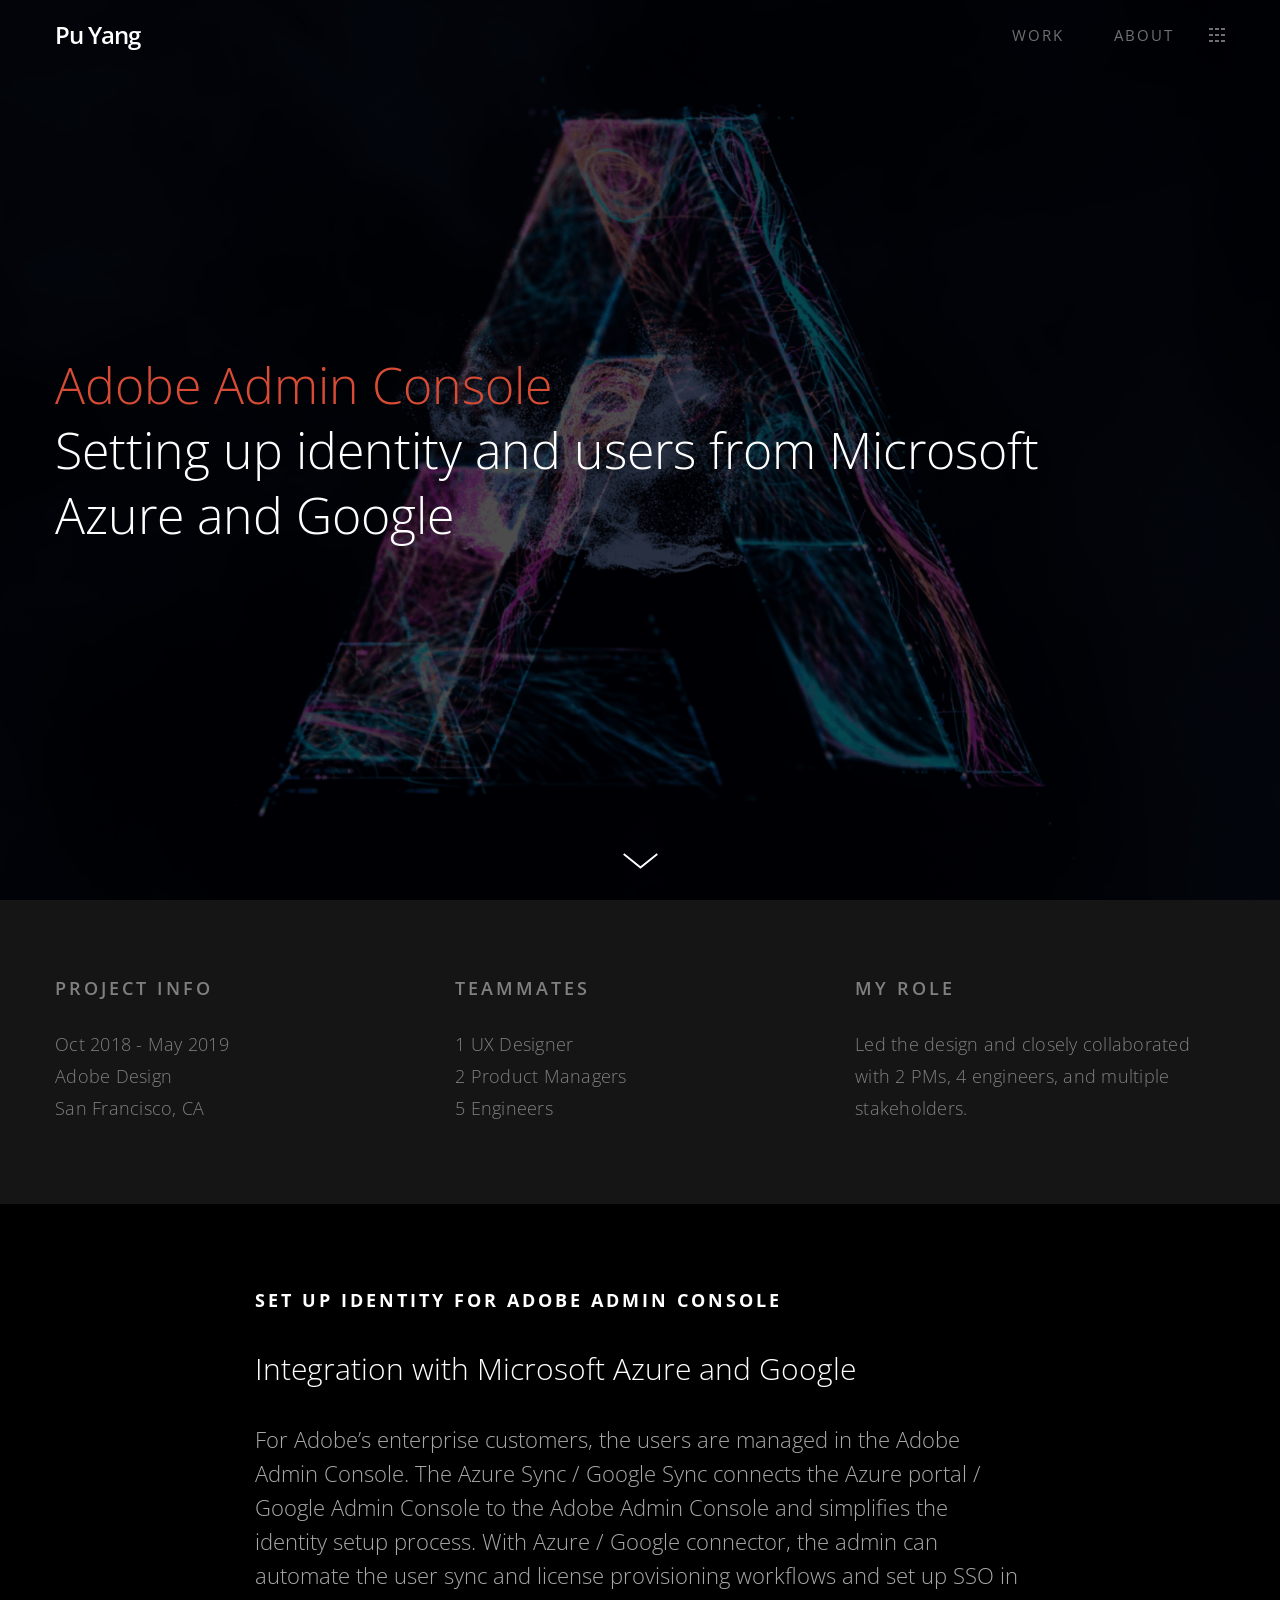
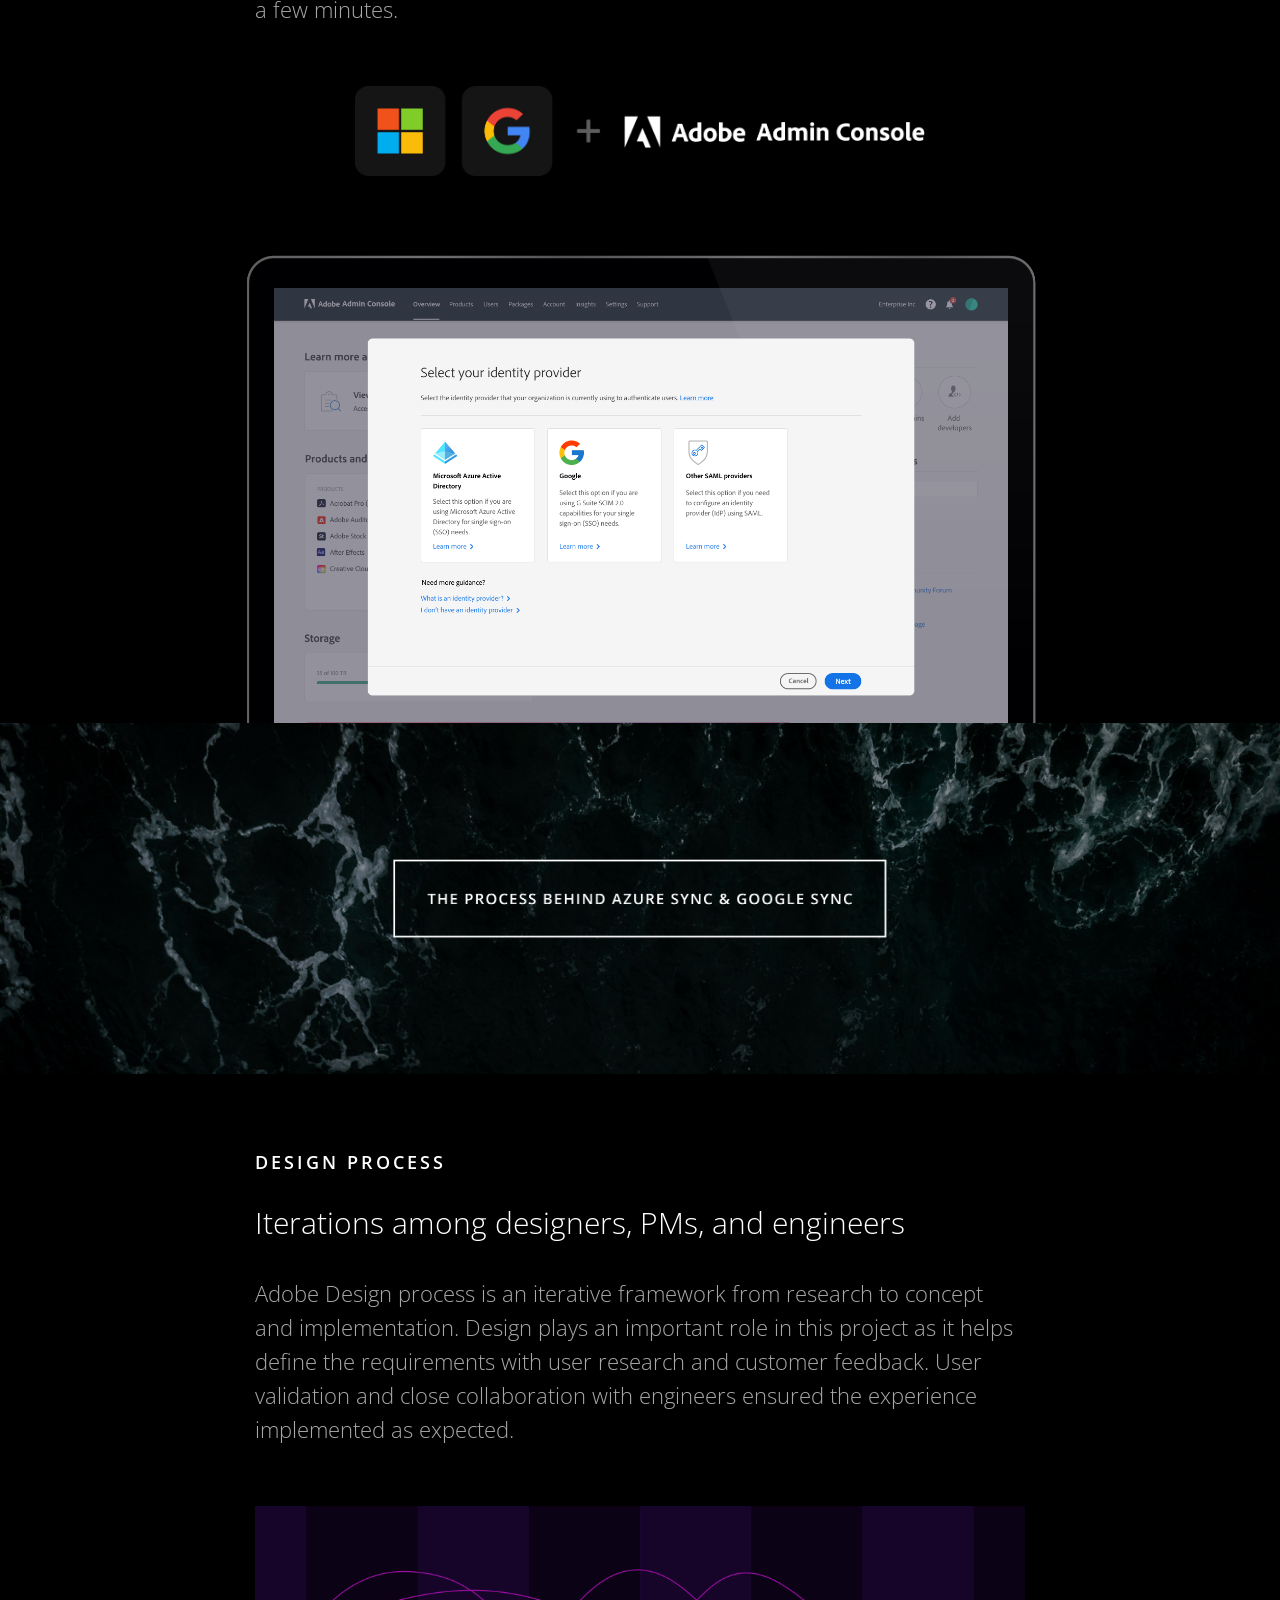
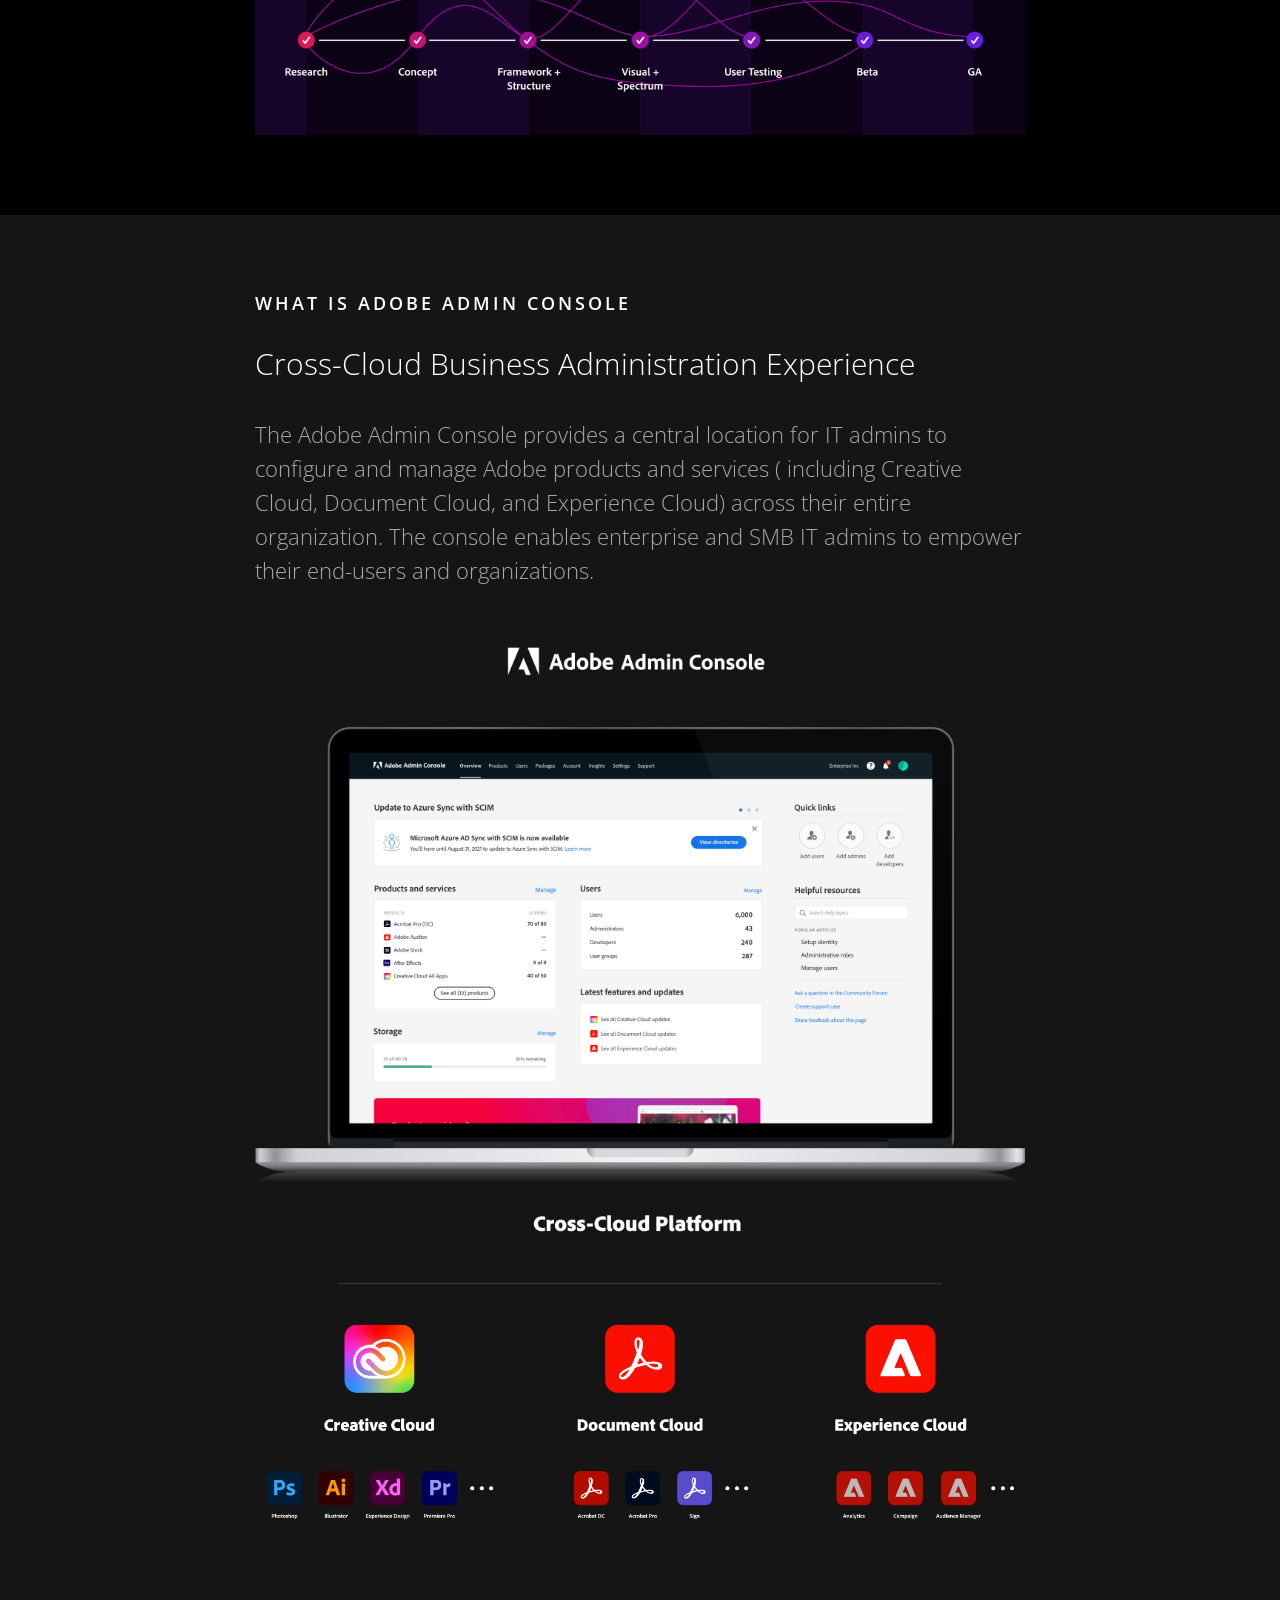
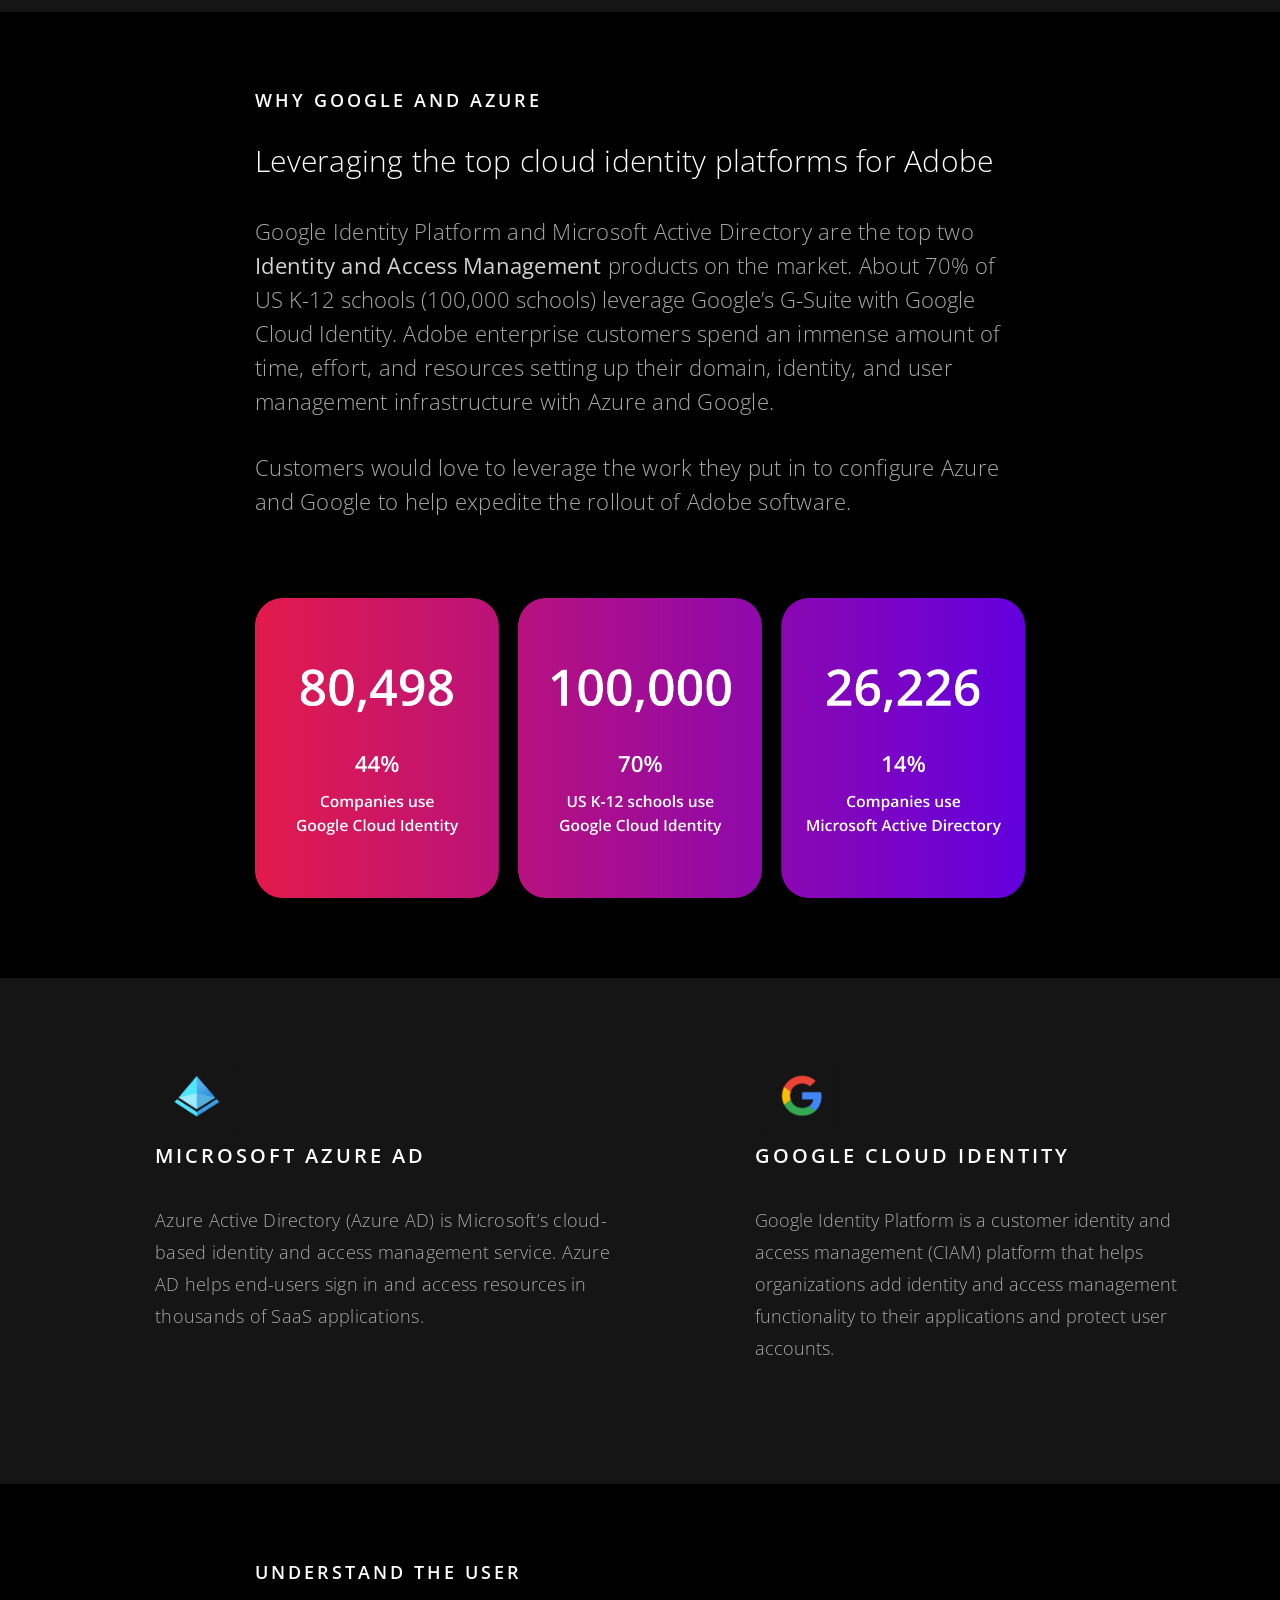
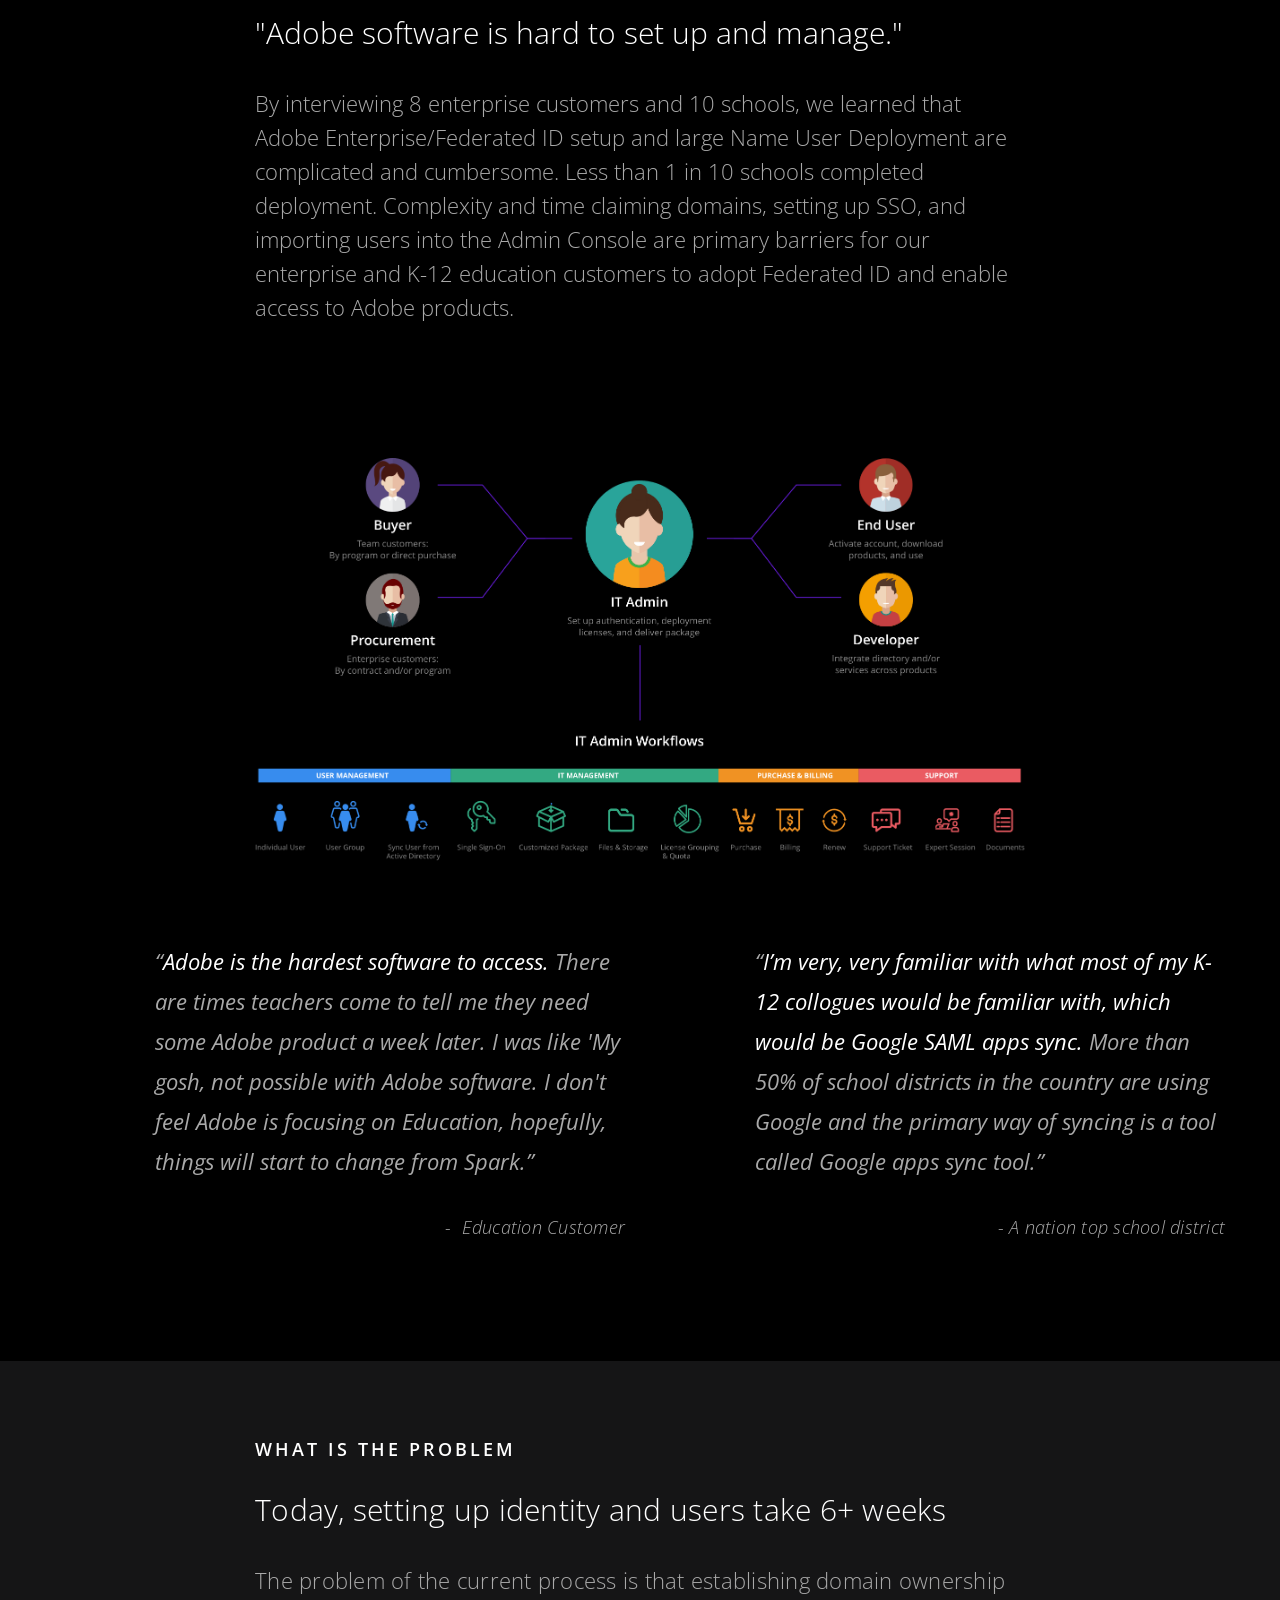
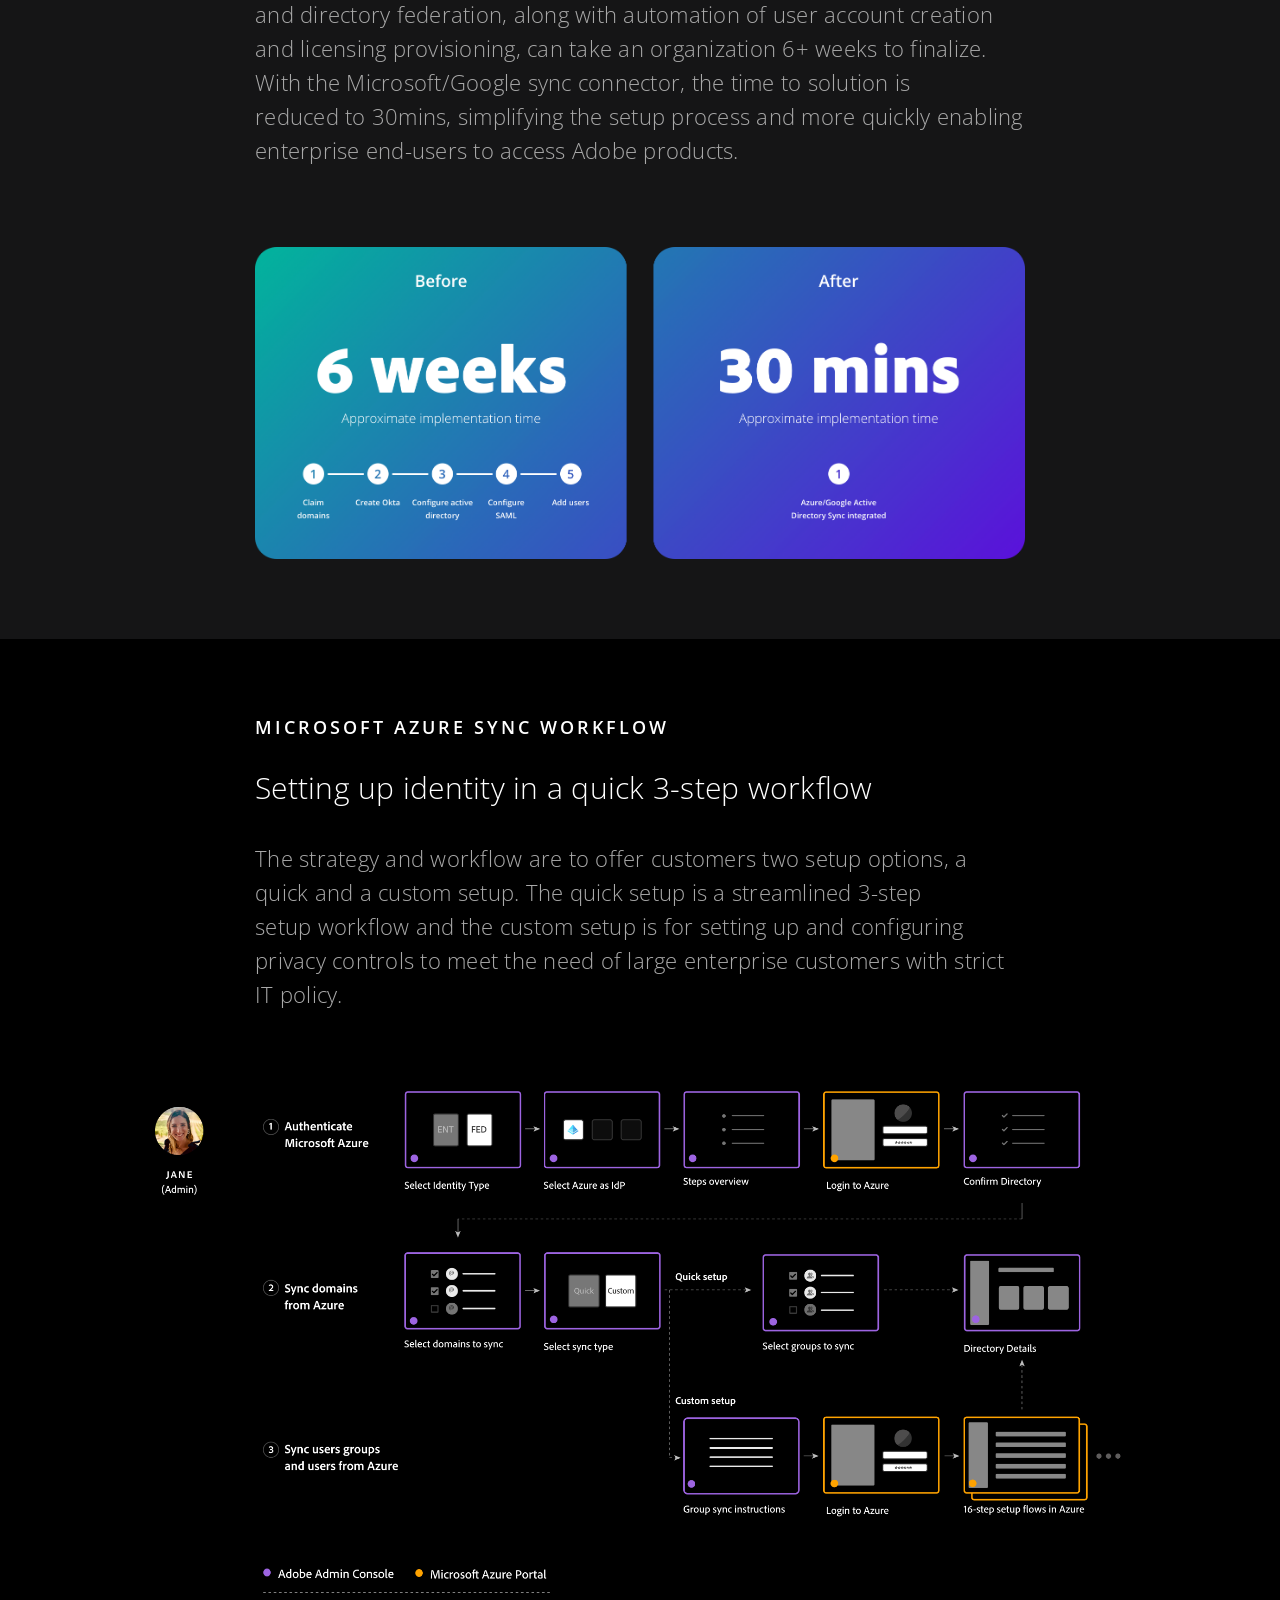
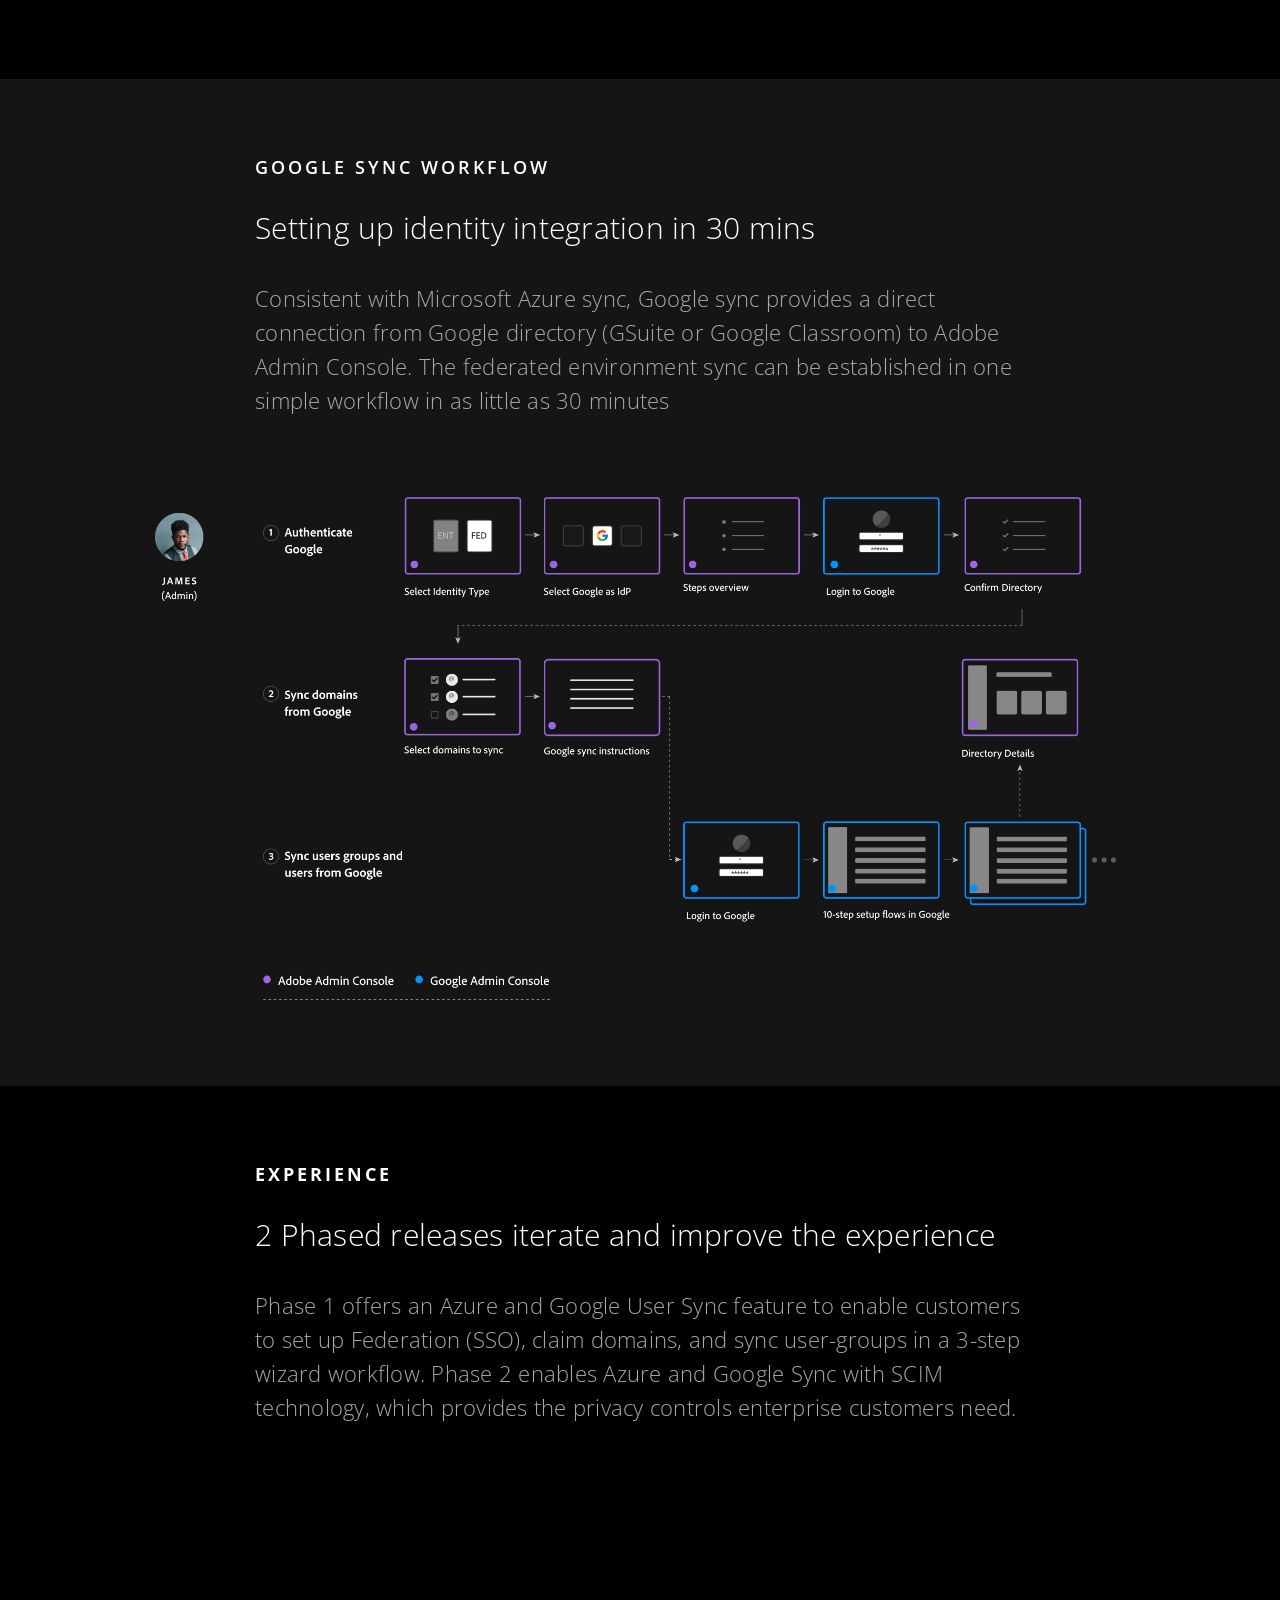
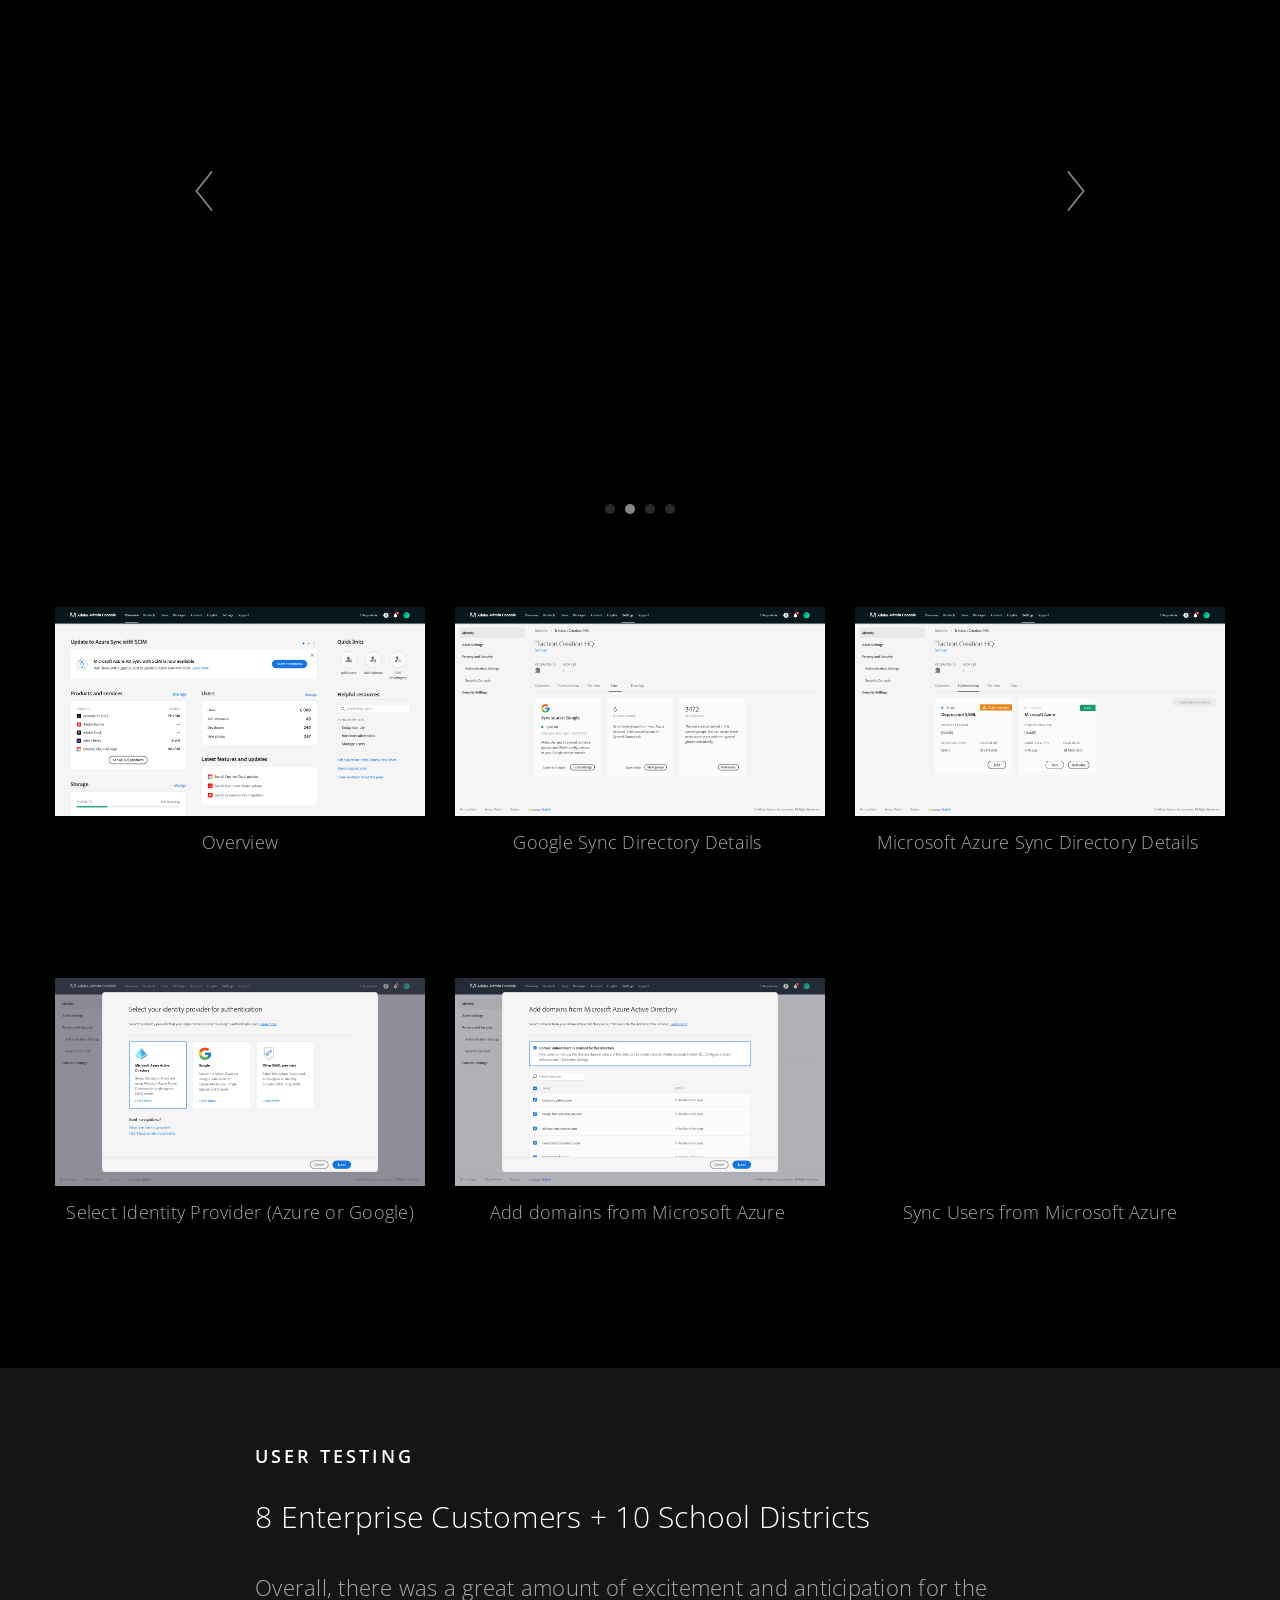
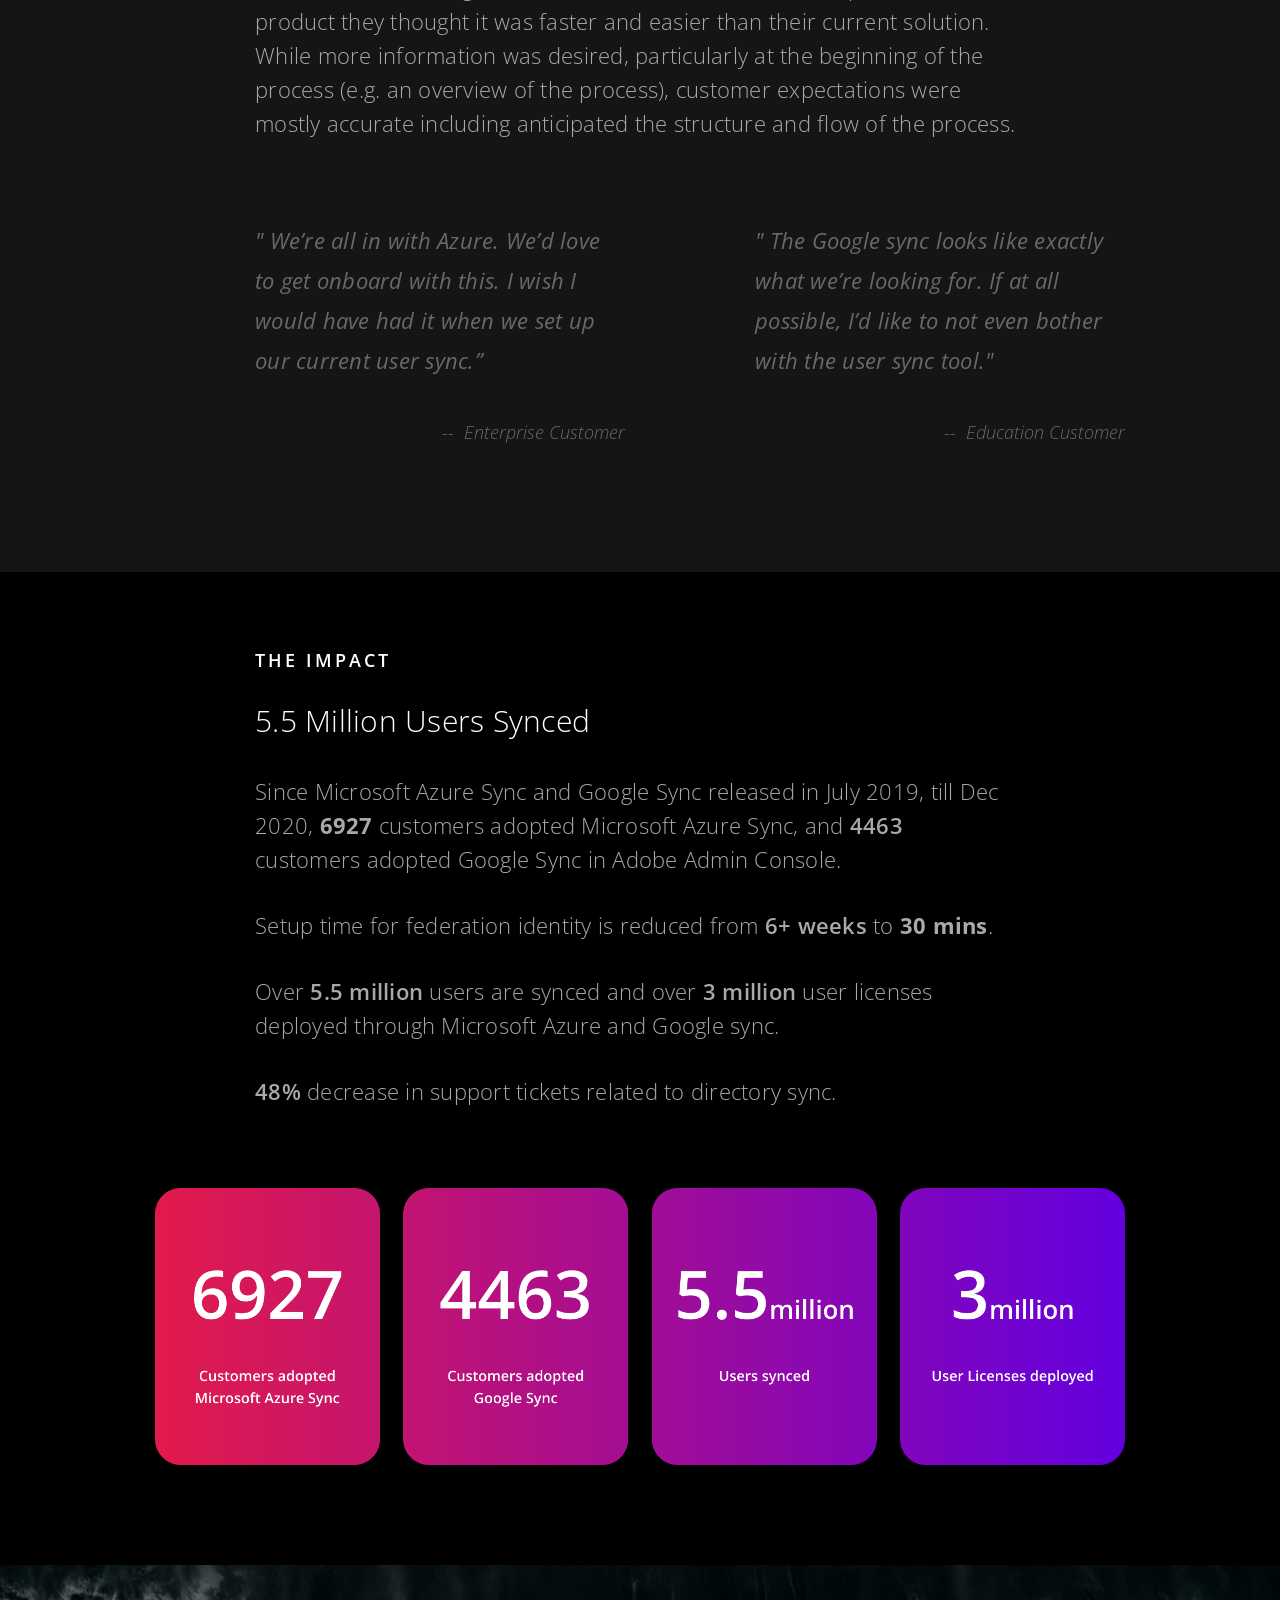
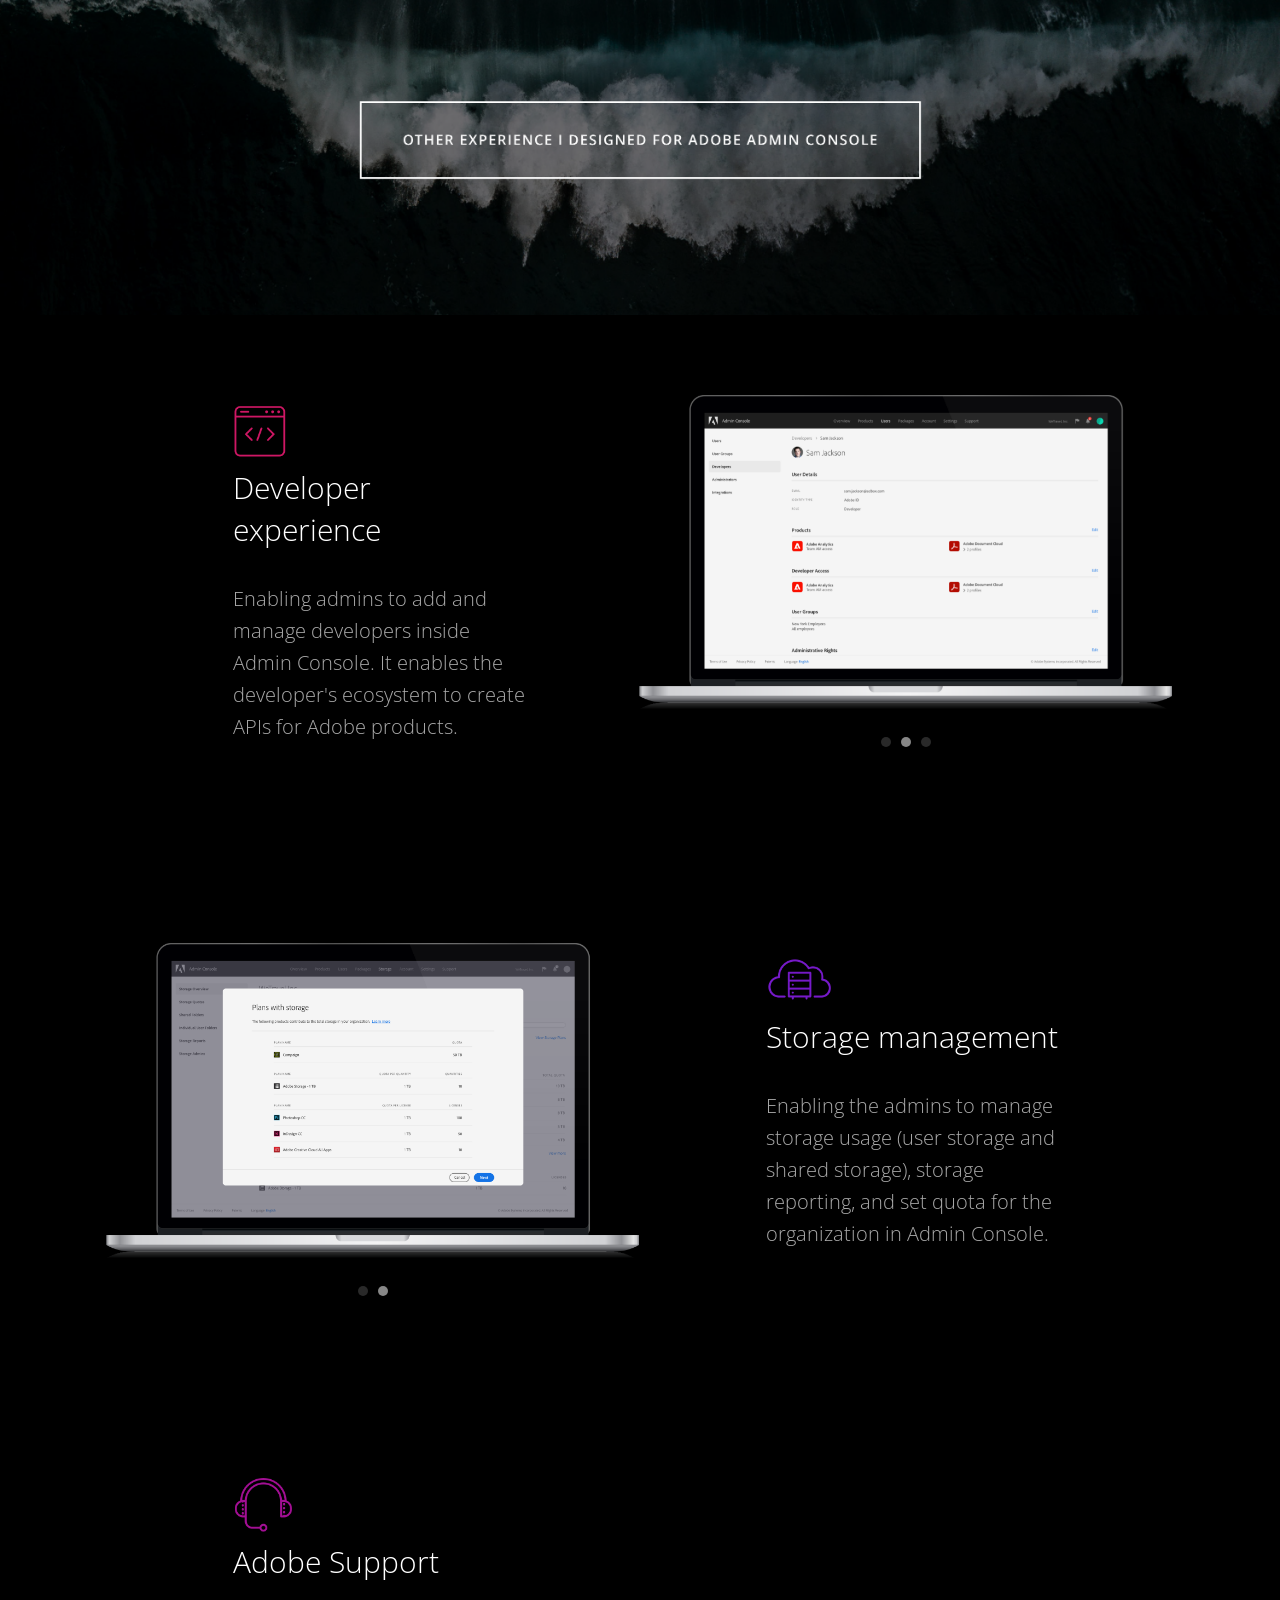
<file: work/microsoft-azure-and-google-sync/index.html>
<!DOCTYPE html>
<html lang="en-US" data-version="3.0.16">
	<head>
		<meta charset="UTF-8" />
		<meta name="viewport" content="width=device-width, initial-scale=1.0, maximum-scale=1.0" />
		<meta name="description" content="My Portfolio">
		<title>Pu Yang &rsaquo; Microsoft Azure Sync and Google Sync</title>

		<link type="text/css" rel="stylesheet" href="../../wp-content/themes/semplice/css/reset.css">
		<link data-fontset-id="ce-fontset" href="https://fonts.googleapis.com/css?family=Open+Sans:300,300italic,400,400italic,600,600italic,700,700italic" rel="stylesheet" type="text/css"><link data-fontset-id="ce-fontset" href="https://fonts.googleapis.com/css?family=PT+Serif:400,400italic" rel="stylesheet" type="text/css"><style id="ce-fontset" type="text/css">.light,.light_italic{font-family:"Open Sans", Arial, sans-serif;font-weight:300;}.regular,.regular_italic{font-family:"Open Sans", Arial, sans-serif;font-weight:400;}.semibold,.semibold_italic{font-family:"Open Sans", Arial, sans-serif;font-weight:600;}.bold,.bold_italic,strong,b{font-family:"Open Sans", Arial, sans-serif;font-weight:700;}.custom_one,.custom_one_italic{font-family:"PT Serif", Georgia, serif;font-weight:400;}.light_italic, .regular_italic, .semibold_italic, .bold_italic, .custom_one_italic {font-style:italic}.wysiwyg-ce h1, .wysiwyg-ce h2, .wysiwyg-ce h3, .wysiwyg-ce h4, .wysiwyg-ce h5, .wysiwyg-ce h6, #semplice h1, #semplice h2, #semplice h3, #semplice h4, #semplice h5, #semplice h6 { font-weight: 700; }</style>		<link type="text/css" rel="stylesheet" href="../../wp-content/themes/semplice/style.css">
		<style type="text/css" id="semplice-custom-css">.cover-635 .cover-headline h1 { font-size: 50px !important; line-height: 65px !important; }@media (min-width: 980px) and (max-width: 1199px) {.cover-635 .cover-headline h1 { font-size: 33.333333333333px !important; line-height: 38.461538461538px !important; }}@media (min-width: 768px) and (max-width: 979px) {.cover-635 .cover-headline h1 { font-size: 29.411764705882px !important; line-height: 35.714285714286px !important; }}@media (max-width: 767px) {.cover-635 .cover-headline h1 { font-size: 19.230769230769px !important; line-height: 22.727272727273px !important; }}@media (max-width: 567px) {.cover-635 .cover-headline h1 { font-size: 14.705882352941px !important; line-height: 16.666666666667px !important; }}#content { height: 100%; }.cover-635, .cover-635 .cover-image, .cover-635 .video-fadein { background-color: #000000 !important; }.cover-635 .cover-image { background-image: url(../../wp-content/uploads/2020/12/adobe-remix-digital-marketing-logo-1.png); }.cover-635 .cover-image { opacity: 0.30; }.cover-635 .cover-image { background-repeat:  !important; }.cover-635 .cover-image { background-size: cover; }.cover-635 .cover-image { background-position: top center; }.cover-635 .cover-headline h1 { color: #ffffff !important; }.cover-635 .cover-headline h1 { text-transform: none !important; }.bar { background: #ffffff !important; }.cover-635 .see-more .icon svg { fill: #ffffff !important; }.cover-635 .see-more:hover .icon { transform: scale(1.15);-ms-transform: scale(1.15);-webkit-transform: scale(1.15); }div.logo a { color: #ffffff !important; }header { top: -70px; }#fullscreen-menu { top: 70px; }#navbar, .controls a, div.loader, div.header-icon, #navbar-bg, .controls a span { height: 70px; }div.logo h1 { line-height: 70px !important; }.controls a svg, div.header-icon { margin-top: 23px !important; }section#blog, .post-password-form, section#not-found { margin-top: 70px !important; }.menu-style-nobutton ul li a, nav.standard ul li a { line-height: 70px !important; }.title-top { top: 70px; }.logo svg { margin-top: 24px; }#navbar-bg { background: #161617 !important; }#fullscreen-menu { background: rgb(0, 0, 0); background: rgba(0, 0, 0, 1); }#navbar-bg { opacity: 1; }#navbar { border-bottom: 1px solid transparent !important; }.transparent { opacity: 0 !important; }@media (max-width: 767px) {.transparent { background: #161617 !important; }}#navbar .controls a .nav-icon { background: #707070 !important; }#navbar .controls a svg { fill: #707070 !important; }#fullscreen-menu .menu-inner nav ul li a, .follow-links ul li a svg, nav.standard ul li a { letter-spacing: 2px !important; }#fullscreen-menu .menu-inner nav ul li a, .follow-links ul li a svg, nav.standard ul li a { text-transform: uppercase !important; }#navbar .controls a.project-panel-button { margin-right: -10px; padding-left: 10px; }nav.standard ul li a { padding: 0px 25px; }#fullscreen-menu .menu-inner nav { padding: 40px 0px; }#fullscreen-menu .menu-inner nav ul li a, .follow-links ul li a svg, nav.standard ul li a { color: #707070 !important; }.follow-links ul li a svg { fill: #707070 !important; }nav.standard ul li a { text-decoration: none !important; }#fullscreen-menu .menu-inner nav ul li a { border-color: #e6e6e6 !important; }#fullscreen-menu .menu-inner nav ul li.current-menu-item a, #fullscreen-menu .menu-inner nav ul li.current_page_item a, nav.standard ul li.current-menu-item a, nav.standard ul li.current_page_item a, #fullscreen-menu .menu-inner nav ul li.current-menu-item a:hover, #fullscreen-menu .menu-inner nav ul li.current_page_item a:hover, nav.standard ul li.current-menu-item a:hover, nav.standard ul li.current_page_item a:hover, .is-work nav.standard ul li.portfolio-grid a, .is-work #fullscreen-menu .menu-inner nav ul li.portfolio-grid a { color: #ffffff !important; }nav.standard ul li.current-menu-item a, nav.standard ul li.current_page_item a, nav.standard ul li.current-menu-item a:hover, nav.standard ul li.current_page_item a:hover, .is-work nav.standard ul li.portfolio-grid a { text-decoration: none !important; }#fullscreen-menu .menu-inner nav ul li.current-menu-item a, #fullscreen-menu .menu-inner nav ul li.current_page_item a, #fullscreen-menu .menu-inner nav ul li.current-menu-item a:hover, #fullscreen-menu .menu-inner nav ul li.current_page_item a:hover, .is-work #fullscreen-menu .menu-inner nav ul li.portfolio-grid a { border-color: #000000 !important; }#fullscreen-menu .menu-inner nav ul li a:hover, .follow-links ul li a svg, nav.standard ul li a:hover { color: #d84c36 !important; }.follow-links ul li a:hover svg { fill: #d84c36 !important; }nav.standard ul li a:hover { text-decoration: none !important; }#fullscreen-menu .menu-inner nav ul li a:hover { border-color: #000000 !important; }nav.standard ul li a:hover { background: transparent !important; }nav.standard ul li a { font-size: 15px !important; }#fullscreen-menu .menu-inner nav { margin-top: 70px !important; }#fullscreen-menu .menu-inner nav { top: 70px; transform: translate(0px, 0px); -webkit-transform: translate(0px, 0px); }#fullscreen-menu .menu-inner nav ul li { text-align: center; }#fullscreen-menu .menu-inner .follow-links { background: rgb(255, 255, 255); background: rgba(255, 255, 255, 1); }#fullscreen-menu .menu-inner .follow-links ul li a { padding-top: 5px; padding-bottom: 5px; }#fullscreen-menu .menu-inner .follow-links { border-top: 1px solid transparent !important; }#fullscreen-menu .menu-inner .follow-links ul li a { padding-right: 10px; padding-left: 10px; }#fullscreen-menu .menu-inner .follow-links ul li a svg { fill: #aaaaaa !important; }#fullscreen-menu .menu-inner .follow-links ul li a:hover svg { fill: #000000 !important; }#fullscreen-menu .menu-inner .follow-links ul li a:hover { background: #ffffff !important; }.project-panel-title h3 { opacity: 0; }.share-box { background: #ffffff !important; }.share-icons-wrapper p { color: #000000 !important; }.share-icon a svg { fill: #000000 !important; }body {background-color: #ffffff !important;}header { top: 0px !important; opacity: 1; }.fade-content, #project-panel-footer, #blog { opacity: 1 }.no-gutter-grid-sizer { width: 8.3333% !important; }.no-gutter-gutter-sizer { width: 0px; }.remove-gutter-yes { margin: 0px !important; }.masonry-span0{ width: 0% !important; float: left; }.masonry-span1{ width: 8.3333% !important; float: left; }.masonry-span2{ width: 16.6667% !important; float: left; }.masonry-span3{ width: 25% !important; float: left; }.masonry-span4{ width: 33.3333% !important; float: left; }.masonry-span5{ width: 41.6667% !important; float: left; }.masonry-span6{ width: 50% !important; float: left; }.masonry-span7{ width: 58.3333% !important; float: left; }.masonry-span8{ width: 66.6667% !important; float: left; }.masonry-span9{ width: 75% !important; float: left; }.masonry-span10{ width: 83.3333% !important; float: left; }.masonry-span11{ width: 91.6667% !important; float: left; }.masonry-span12{ width: 100% !important; float: left; }@media (max-width: 767px) {.masonry-span1, .masonry-span2, .masonry-span3, .masonry-span4, .masonry-span5, .masonry-span6, .masonry-span7, .masonry-span8, .masonry-span9, .masonry-span10, .masonry-span11, .masonry-span12 { width: 100% !important; }}.lightbox-overlay { background-color: rgba(255,255,255,0.98); -webkit-animation: fadein 0.35s; -moz-animation: fadein 0.35s; -ms-animation: fadein 0.35s; -o-animation: fadein 0.35s; animation: fadein 0.35s; }@keyframes fadein { from { background-color: rgba(255,255,255,0); } to { background-color: rgba(255,255,255,0.98); } }@-moz-keyframes fadein { from { background-color: rgba(255,255,255,0); } to { background-color: rgba(255,255,255,0.98); } }@-webkit-keyframes fadein { from { background-color: rgba(255,255,255,0); } to { background-color: rgba(255,255,255,0.98); } }@-ms-keyframes fadein { from { background-color: rgba(255,255,255,0); } to { background-color: rgba(255,255,255,0.98); } }@-o-keyframes fadein { from { background-color: rgba(255,255,255,0); } to { background-color: rgba(255,255,255,0.98); } }</style>

<link rel='stylesheet' id='wp-block-library-css' href='../../assets/vendor/css/block-library.min.css' type='text/css' media='all' />
<style id='wp-block-library-inline-css' type='text/css'>
.has-text-align-justify{text-align:justify;}
</style>
<style id='classic-theme-styles-inline-css' type='text/css'>
/*! This file is auto-generated */
.wp-block-button__link{color:#fff;background-color:#32373c;border-radius:9999px;box-shadow:none;text-decoration:none;padding:calc(.667em + 2px) calc(1.333em + 2px);font-size:1.125em}.wp-block-file__button{background:#32373c;color:#fff;text-decoration:none}
</style>
<style id='global-styles-inline-css' type='text/css'>
body{--wp--preset--color--black: #000000;--wp--preset--color--cyan-bluish-gray: #abb8c3;--wp--preset--color--white: #ffffff;--wp--preset--color--pale-pink: #f78da7;--wp--preset--color--vivid-red: #cf2e2e;--wp--preset--color--luminous-vivid-orange: #ff6900;--wp--preset--color--luminous-vivid-amber: #fcb900;--wp--preset--color--light-green-cyan: #7bdcb5;--wp--preset--color--vivid-green-cyan: #00d084;--wp--preset--color--pale-cyan-blue: #8ed1fc;--wp--preset--color--vivid-cyan-blue: #0693e3;--wp--preset--color--vivid-purple: #9b51e0;--wp--preset--gradient--vivid-cyan-blue-to-vivid-purple: linear-gradient(135deg,rgba(6,147,227,1) 0%,rgb(155,81,224) 100%);--wp--preset--gradient--light-green-cyan-to-vivid-green-cyan: linear-gradient(135deg,rgb(122,220,180) 0%,rgb(0,208,130) 100%);--wp--preset--gradient--luminous-vivid-amber-to-luminous-vivid-orange: linear-gradient(135deg,rgba(252,185,0,1) 0%,rgba(255,105,0,1) 100%);--wp--preset--gradient--luminous-vivid-orange-to-vivid-red: linear-gradient(135deg,rgba(255,105,0,1) 0%,rgb(207,46,46) 100%);--wp--preset--gradient--very-light-gray-to-cyan-bluish-gray: linear-gradient(135deg,rgb(238,238,238) 0%,rgb(169,184,195) 100%);--wp--preset--gradient--cool-to-warm-spectrum: linear-gradient(135deg,rgb(74,234,220) 0%,rgb(151,120,209) 20%,rgb(207,42,186) 40%,rgb(238,44,130) 60%,rgb(251,105,98) 80%,rgb(254,248,76) 100%);--wp--preset--gradient--blush-light-purple: linear-gradient(135deg,rgb(255,206,236) 0%,rgb(152,150,240) 100%);--wp--preset--gradient--blush-bordeaux: linear-gradient(135deg,rgb(254,205,165) 0%,rgb(254,45,45) 50%,rgb(107,0,62) 100%);--wp--preset--gradient--luminous-dusk: linear-gradient(135deg,rgb(255,203,112) 0%,rgb(199,81,192) 50%,rgb(65,88,208) 100%);--wp--preset--gradient--pale-ocean: linear-gradient(135deg,rgb(255,245,203) 0%,rgb(182,227,212) 50%,rgb(51,167,181) 100%);--wp--preset--gradient--electric-grass: linear-gradient(135deg,rgb(202,248,128) 0%,rgb(113,206,126) 100%);--wp--preset--gradient--midnight: linear-gradient(135deg,rgb(2,3,129) 0%,rgb(40,116,252) 100%);--wp--preset--font-size--small: 13px;--wp--preset--font-size--medium: 20px;--wp--preset--font-size--large: 36px;--wp--preset--font-size--x-large: 42px;--wp--preset--spacing--20: 0.44rem;--wp--preset--spacing--30: 0.67rem;--wp--preset--spacing--40: 1rem;--wp--preset--spacing--50: 1.5rem;--wp--preset--spacing--60: 2.25rem;--wp--preset--spacing--70: 3.38rem;--wp--preset--spacing--80: 5.06rem;--wp--preset--shadow--natural: 6px 6px 9px rgba(0, 0, 0, 0.2);--wp--preset--shadow--deep: 12px 12px 50px rgba(0, 0, 0, 0.4);--wp--preset--shadow--sharp: 6px 6px 0px rgba(0, 0, 0, 0.2);--wp--preset--shadow--outlined: 6px 6px 0px -3px rgba(255, 255, 255, 1), 6px 6px rgba(0, 0, 0, 1);--wp--preset--shadow--crisp: 6px 6px 0px rgba(0, 0, 0, 1);}:where(.is-layout-flex){gap: 0.5em;}:where(.is-layout-grid){gap: 0.5em;}body .is-layout-flow > .alignleft{float: left;margin-inline-start: 0;margin-inline-end: 2em;}body .is-layout-flow > .alignright{float: right;margin-inline-start: 2em;margin-inline-end: 0;}body .is-layout-flow > .aligncenter{margin-left: auto !important;margin-right: auto !important;}body .is-layout-constrained > .alignleft{float: left;margin-inline-start: 0;margin-inline-end: 2em;}body .is-layout-constrained > .alignright{float: right;margin-inline-start: 2em;margin-inline-end: 0;}body .is-layout-constrained > .aligncenter{margin-left: auto !important;margin-right: auto !important;}body .is-layout-constrained > :where(:not(.alignleft):not(.alignright):not(.alignfull)){max-width: var(--wp--style--global--content-size);margin-left: auto !important;margin-right: auto !important;}body .is-layout-constrained > .alignwide{max-width: var(--wp--style--global--wide-size);}body .is-layout-flex{display: flex;}body .is-layout-flex{flex-wrap: wrap;align-items: center;}body .is-layout-flex > *{margin: 0;}body .is-layout-grid{display: grid;}body .is-layout-grid > *{margin: 0;}:where(.wp-block-columns.is-layout-flex){gap: 2em;}:where(.wp-block-columns.is-layout-grid){gap: 2em;}:where(.wp-block-post-template.is-layout-flex){gap: 1.25em;}:where(.wp-block-post-template.is-layout-grid){gap: 1.25em;}.has-black-color{color: var(--wp--preset--color--black) !important;}.has-cyan-bluish-gray-color{color: var(--wp--preset--color--cyan-bluish-gray) !important;}.has-white-color{color: var(--wp--preset--color--white) !important;}.has-pale-pink-color{color: var(--wp--preset--color--pale-pink) !important;}.has-vivid-red-color{color: var(--wp--preset--color--vivid-red) !important;}.has-luminous-vivid-orange-color{color: var(--wp--preset--color--luminous-vivid-orange) !important;}.has-luminous-vivid-amber-color{color: var(--wp--preset--color--luminous-vivid-amber) !important;}.has-light-green-cyan-color{color: var(--wp--preset--color--light-green-cyan) !important;}.has-vivid-green-cyan-color{color: var(--wp--preset--color--vivid-green-cyan) !important;}.has-pale-cyan-blue-color{color: var(--wp--preset--color--pale-cyan-blue) !important;}.has-vivid-cyan-blue-color{color: var(--wp--preset--color--vivid-cyan-blue) !important;}.has-vivid-purple-color{color: var(--wp--preset--color--vivid-purple) !important;}.has-black-background-color{background-color: var(--wp--preset--color--black) !important;}.has-cyan-bluish-gray-background-color{background-color: var(--wp--preset--color--cyan-bluish-gray) !important;}.has-white-background-color{background-color: var(--wp--preset--color--white) !important;}.has-pale-pink-background-color{background-color: var(--wp--preset--color--pale-pink) !important;}.has-vivid-red-background-color{background-color: var(--wp--preset--color--vivid-red) !important;}.has-luminous-vivid-orange-background-color{background-color: var(--wp--preset--color--luminous-vivid-orange) !important;}.has-luminous-vivid-amber-background-color{background-color: var(--wp--preset--color--luminous-vivid-amber) !important;}.has-light-green-cyan-background-color{background-color: var(--wp--preset--color--light-green-cyan) !important;}.has-vivid-green-cyan-background-color{background-color: var(--wp--preset--color--vivid-green-cyan) !important;}.has-pale-cyan-blue-background-color{background-color: var(--wp--preset--color--pale-cyan-blue) !important;}.has-vivid-cyan-blue-background-color{background-color: var(--wp--preset--color--vivid-cyan-blue) !important;}.has-vivid-purple-background-color{background-color: var(--wp--preset--color--vivid-purple) !important;}.has-black-border-color{border-color: var(--wp--preset--color--black) !important;}.has-cyan-bluish-gray-border-color{border-color: var(--wp--preset--color--cyan-bluish-gray) !important;}.has-white-border-color{border-color: var(--wp--preset--color--white) !important;}.has-pale-pink-border-color{border-color: var(--wp--preset--color--pale-pink) !important;}.has-vivid-red-border-color{border-color: var(--wp--preset--color--vivid-red) !important;}.has-luminous-vivid-orange-border-color{border-color: var(--wp--preset--color--luminous-vivid-orange) !important;}.has-luminous-vivid-amber-border-color{border-color: var(--wp--preset--color--luminous-vivid-amber) !important;}.has-light-green-cyan-border-color{border-color: var(--wp--preset--color--light-green-cyan) !important;}.has-vivid-green-cyan-border-color{border-color: var(--wp--preset--color--vivid-green-cyan) !important;}.has-pale-cyan-blue-border-color{border-color: var(--wp--preset--color--pale-cyan-blue) !important;}.has-vivid-cyan-blue-border-color{border-color: var(--wp--preset--color--vivid-cyan-blue) !important;}.has-vivid-purple-border-color{border-color: var(--wp--preset--color--vivid-purple) !important;}.has-vivid-cyan-blue-to-vivid-purple-gradient-background{background: var(--wp--preset--gradient--vivid-cyan-blue-to-vivid-purple) !important;}.has-light-green-cyan-to-vivid-green-cyan-gradient-background{background: var(--wp--preset--gradient--light-green-cyan-to-vivid-green-cyan) !important;}.has-luminous-vivid-amber-to-luminous-vivid-orange-gradient-background{background: var(--wp--preset--gradient--luminous-vivid-amber-to-luminous-vivid-orange) !important;}.has-luminous-vivid-orange-to-vivid-red-gradient-background{background: var(--wp--preset--gradient--luminous-vivid-orange-to-vivid-red) !important;}.has-very-light-gray-to-cyan-bluish-gray-gradient-background{background: var(--wp--preset--gradient--very-light-gray-to-cyan-bluish-gray) !important;}.has-cool-to-warm-spectrum-gradient-background{background: var(--wp--preset--gradient--cool-to-warm-spectrum) !important;}.has-blush-light-purple-gradient-background{background: var(--wp--preset--gradient--blush-light-purple) !important;}.has-blush-bordeaux-gradient-background{background: var(--wp--preset--gradient--blush-bordeaux) !important;}.has-luminous-dusk-gradient-background{background: var(--wp--preset--gradient--luminous-dusk) !important;}.has-pale-ocean-gradient-background{background: var(--wp--preset--gradient--pale-ocean) !important;}.has-electric-grass-gradient-background{background: var(--wp--preset--gradient--electric-grass) !important;}.has-midnight-gradient-background{background: var(--wp--preset--gradient--midnight) !important;}.has-small-font-size{font-size: var(--wp--preset--font-size--small) !important;}.has-medium-font-size{font-size: var(--wp--preset--font-size--medium) !important;}.has-large-font-size{font-size: var(--wp--preset--font-size--large) !important;}.has-x-large-font-size{font-size: var(--wp--preset--font-size--x-large) !important;}
.wp-block-navigation a:where(:not(.wp-element-button)){color: inherit;}
:where(.wp-block-post-template.is-layout-flex){gap: 1.25em;}:where(.wp-block-post-template.is-layout-grid){gap: 1.25em;}
:where(.wp-block-columns.is-layout-flex){gap: 2em;}:where(.wp-block-columns.is-layout-grid){gap: 2em;}
.wp-block-pullquote{font-size: 1.5em;line-height: 1.6;}
</style>
<link rel='stylesheet' id='mediaelement-css' href='../../assets/vendor/mediaelement/mediaelementplayer-legacy.min.css' type='text/css' media='all' />
<link rel='stylesheet' id='wp-mediaelement-css' href='../../assets/vendor/mediaelement/wp-mediaelement.min.css' type='text/css' media='all' />
<script type="text/javascript" src="../../assets/vendor/jquery/jquery.min.js" id="jquery-core-js"></script>
<script type="text/javascript" src="../../assets/vendor/jquery/jquery-migrate.min.js" id="jquery-migrate-js"></script>

<link rel="canonical" href="../../work/microsoft-azure-and-google-sync/" />

<!-- Jetpack Open Graph Tags -->
<meta property="og:type" content="article" />
<meta property="og:title" content="Microsoft Azure Sync and Google Sync" />
<meta property="og:url" content="../../work/microsoft-azure-and-google-sync/" />
<meta property="og:description" content="Visit the post for more." />
<meta property="article:published_time" content="2020-12-20T23:29:56+00:00" />
<meta property="article:modified_time" content="2021-04-26T01:09:24+00:00" />
<meta property="og:site_name" content="Pu Yang" />
<meta property="og:image" content="../../wp-content/uploads/2021/03/cropped-Group-168716@2x.png" />
<meta property="og:image:width" content="512" />
<meta property="og:image:height" content="512" />
<meta property="og:locale" content="en_US" />
<meta name="twitter:text:title" content="Microsoft Azure Sync and Google Sync" />
<meta name="twitter:image" content="../../wp-content/uploads/2021/03/cropped-Group-168716@2x-270x270.png" />
<meta name="twitter:card" content="summary" />
<meta name="twitter:description" content="Visit the post for more." />

<!-- End Jetpack Open Graph Tags -->
<link rel="icon" href="../../wp-content/uploads/2021/03/cropped-Group-168716@2x-32x32.png" sizes="32x32" />
<link rel="icon" href="../../wp-content/uploads/2021/03/cropped-Group-168716@2x-192x192.png" sizes="192x192" />
<link rel="apple-touch-icon" href="../../wp-content/uploads/2021/03/cropped-Group-168716@2x-180x180.png" />
<meta name="msapplication-TileImage" content="../../wp-content/uploads/2021/03/cropped-Group-168716@2x-270x270.png" />
		<!-- Facebook -->
		<meta property="og:title" content="Pu Yang &rsaquo; Microsoft Azure Sync and Google Sync" />
		<meta property="og:url" content="../../work/microsoft-azure-and-google-sync/" />
		<meta property="og:site_name" content="Pu Yang"/>
							<meta property="og:image" content="" />
		   
		<!-- bottom admin bar -->
		<style>html{margin-top:0px!important;}#wpadminbar{top:auto!important;bottom:0;}}</style>
	</head>
	<body class="work-template-default single single-work postid-635 no-transitions is-work mejs-semplice-ui">
				<div id="project-panel-header">
			
<!-- Project Panel -->
<section id="project-panel" class="fade">
	<div class="project-panel">
		<div class="container">
			<div class="row">
				<div class="project-panel-title span11">
					<h3 class="light ">More selected projects</h3>
				</div>
								<div class="project-panel-close span1">
            		<div class="close-project-panel light"><svg version="1.1" id="Ebene_1" xmlns="http://www.w3.org/2000/svg" xmlns:xlink="http://www.w3.org/1999/xlink" x="0px" y="0px"
	 width="20px" height="20px" viewBox="0 0 20 20" enable-background="new 0 0 20 20" xml:space="preserve">
<g>
	
		<rect x="-4.164" y="9.532" transform="matrix(0.706 0.7082 -0.7082 0.706 10.0446 -4.1327)" width="28.329" height="1"/>
</g>
<g>
	<rect x="9.5" y="-4.142" transform="matrix(0.7071 0.7071 -0.7071 0.7071 10 -4.1421)" width="1" height="28.284"/>
</g>
</svg>
</div>
				</div>
							</div>
			
			<div class="row">
        		<div class="project-panel-thumbs">
														<div class="project-panel-thumb">
										<a class="project-panel-link" data-project-panel="true" href="../../work/microsoft-azure-and-google-sync/" title="Microsoft Azure Sync and Google Sync">
																							<img alt="Microsoft Azure Sync and Google Sync" src="../../wp-content/uploads/2020/12/small1.png" width="1710" height="1380" />
																						<h3>Microsoft Azure Sync and Google Sync<br /><span class="regular">ADOBE</span></h3>
										</a>
									</div>
														<div class="project-panel-thumb">
										<a class="project-panel-link" data-project-panel="true" href="../../work/adobe-global-admin-console/" title="Global Admin Console">
																							<img alt="Global Admin Console" src="../../wp-content/uploads/2020/11/small2.png" width="1710" height="1380" />
																						<h3>Global Admin Console<br /><span class="regular">ADOBE</span></h3>
										</a>
									</div>
														<div class="project-panel-thumb">
										<a class="project-panel-link" data-project-panel="true" href="../../work/decision-support-for-cancer-treatment/" title="AI-driven Cancer Treatment Support">
																							<img alt="AI-driven Cancer Treatment Support" src="../../wp-content/uploads/2017/08/4-1.png" width="1710" height="1380" />
																						<h3>AI-driven Cancer Treatment Support<br /><span class="regular">SIEMENS HEALTHCARE</span></h3>
										</a>
									</div>
														<div class="project-panel-thumb">
										<a class="project-panel-link" data-project-panel="true" href="../../work/helx-touch/" title="Helx Ultrasound System with Touch">
																							<img alt="Helx Ultrasound System with Touch" src="../../wp-content/uploads/2017/05/5-2.png" width="1710" height="1380" />
																						<h3>Helx Ultrasound System with Touch<br /><span class="regular">SIEMENS HEALTHCARE</span></h3>
										</a>
									</div>
														<div class="project-panel-thumb">
										<a class="project-panel-link" data-project-panel="true" href="../../work/sharestory/" title="Share-history">
																							<img alt="Share-history" src="../../wp-content/uploads/2021/01/3-1.png" width="1710" height="1380" />
																						<h3>Share-history<br /><span class="regular">MOBILE APP</span></h3>
										</a>
									</div>
														<div class="project-panel-thumb">
										<a class="project-panel-link" data-project-panel="true" href="../../work/bluemix/" title="IBM Bluemix App">
																							<img alt="IBM Bluemix App" src="../../wp-content/uploads/2015/04/6-1.png" width="1710" height="1380" />
																						<h3>IBM Bluemix App<br /><span class="regular">IBM CLOUD</span></h3>
										</a>
									</div>
														<div class="project-panel-thumb">
										<a class="project-panel-link" data-project-panel="true" href="../../work/message-in-the-bottle/" title="Message in a Bottle">
																							<img alt="Message in a Bottle" src="../../wp-content/uploads/2017/06/7-1.png" width="1710" height="1380" />
																						<h3>Message in a Bottle<br /><span class="regular">SCHOOL PROJECT</span></h3>
										</a>
									</div>
														<div class="project-panel-thumb">
										<a class="project-panel-link" data-project-panel="true" href="../../work/ibm-cloud-manager/" title="IBM Cloud Manager with Openstack">
																							<img alt="IBM Cloud Manager with Openstack" src="../../wp-content/uploads/2017/07/8-3.png" width="1710" height="1380" />
																						<h3>IBM Cloud Manager with Openstack<br /><span class="regular">IBM CLOUD</span></h3>
										</a>
									</div>
														<div class="project-panel-thumb">
										<a class="project-panel-link" data-project-panel="true" href="../../work/photo-turntable/" title="Photo Turntable">
																							<img alt="Photo Turntable" src="../../wp-content/uploads/2017/05/9-2.png" width="1710" height="1380" />
																						<h3>Photo Turntable<br /><span class="regular">MASTER'S FINAL PROJECT</span></h3>
										</a>
									</div>
														<div class="project-panel-thumb">
										<a class="project-panel-link" data-project-panel="true" href="../../work/work-collection/" title="Other Projects">
																							<img alt="Other Projects" src="../../wp-content/uploads/2017/06/10-1.png" width="1710" height="1380" />
																						<h3>Other Projects<br /><span class="regular">ARCHIVE</span></h3>
										</a>
									</div>
					        		</div>
			</div>
		</div>
	</div>
</section>
		</div>
						<header >
			<div id="navbar-bg" class="transparent" data-transparent-bar="true" data-navbar-opacity="1" data-dropdown-transparent="disabled"><!-- header bar background --></div>
			<div id="navbar">
			<div class="container"><div class="row"><div class="span12 navbar-inner"><div class="logo twenty"><h1 class="semibold"><nobr><a id="logo" href="../../index.html">Pu Yang</a></nobr></h1></div><div class="nav-wrapper"><nav class="standard regular"><div class="menu"><ul>
<li class="page_item page-item-62"><a href="../../index.html">Work</a></li>
<li class="page_item page-item-284"><a href="../../about/">About</a></li>
</ul></div>
</nav><div class="controls">
					<a class="open-nav menu-responsive">
						<span class="nav-icon"></span>
					</a>
				
					<a class="project-panel-button menu-icon">
						<span><svg version="1.1" id="Ebene_1" xmlns="http://www.w3.org/2000/svg" xmlns:xlink="http://www.w3.org/1999/xlink" x="0px" y="0px"
	 width="16px" height="24px" viewBox="0 0 16 24" enable-background="new 0 0 16 24" xml:space="preserve">
<rect x="12" y="5" width="4" height="2"/>
<rect x="6" y="5" width="4" height="2"/>
<rect y="5" width="4" height="2"/>
<rect x="12" y="11" width="4" height="2"/>
<rect x="6" y="11" width="4" height="2"/>
<rect y="11" width="4" height="2"/>
<rect x="12" y="17" width="4" height="2"/>
<rect x="6" y="17" width="4" height="2"/>
<rect y="17" width="4" height="2"/>
</svg></span>
					</a>
				</div></div></div></div></div>			</div>
		</header>
		<div id="fullscreen-menu" class="standard-height">
			<div class="menu-inner">
				<nav class="fs-26px light">
					<div class="menu"><ul>
<li class="page_item page-item-62"><a href="../../index.html">Work</a></li>
<li class="page_item page-item-284"><a href="../../about/">About</a></li>
</ul></div>
				</nav>
				<div class="follow-links">
					<ul>
											</ul>
				</div>
			</div>
		</div>
		<div id="wrapper">
			<div id="content">
	
		<div class="cover-635 fullscreen-cover" data-bg-type="image" data-cover-id="635">						<div class="cover-image" data-parallax-scrolling="enabled"  ></div>
									<div class="container">
				<div class="row">
					<div class="cover-headline span12 middle left" data-headline-format="text">
													<h1 class="light"><font color="#D84C36">Adobe Admin Console</font>
<br/>
Setting up identity and users from Microsoft  
<br/> Azure and Google

</h1>
											</div>
				</div>
			</div>
						<div class="see-more">
			<div class="icon"><svg version="1.1" id="Ebene_2_1_" xmlns="http://www.w3.org/2000/svg" xmlns:xlink="http://www.w3.org/1999/xlink" x="0px" y="0px"
	 width="53px" height="20px" viewBox="0 0 53 20" enable-background="new 0 0 53 20" xml:space="preserve">
<g>
	<polygon points="26.5,17.688 9.114,3.779 10.303,2.312 26.5,15.269 42.697,2.313 43.886,3.779 	"/>
</g>
</svg>
</div>
		</div>
	</div>		
			<!-- content fade -->
		<div class="fade-content">
			<div id="content-holder" class=""><div id="content_9vutd5hv8" class="multi-column" data-sort="1">

				<div class="mc-content-container" style="padding-top: 80px;padding-bottom: 40px;background-color: #151516;" data-content-id="content_9vutd5hv8" data-content-type="multi-column"><div id="masonry-content_9vutd5hv8" class="container" style="position: relative; height: 187px;"><div class="row"><div class="grid-sizer"></div><div class="gutter-sizer"></div><div class="span4 masonry-item remove-gutter-" style="background-color: transparent; position: absolute; left: 0px; top: 0px;"><div class="mc-sub-content-container" style="padding-bottom: 40px;background-color: transparent;" data-content-id="content_9vutd5hv8" data-content-type="multi-column">
				<div class="single-edit" style="display: none;">
					<ul>
						<li><a class="edit-single" data-single-edit-content-id="column_content_f60y4lt2d" data-single-edit-column-id="#column_lakl71xcq" data-single-edit-content-type="column-content-p">Single Edit</a></li>
						<li><a class="edit-column">Column Edit</a></li>
					</ul>
				</div>
			<div data-content-id="content_9vutd5hv8" data-paragraph-id="content_9vutd5hv8" data-content-type="multi-column" class="wysiwyg-ce  "><p data-line-height="16px" data-font-size="18px"><span style="color:#808080;"><span style="letter-spacing:3px;"><span class="semibold">PROJECT INFO</span></span></span></p><p data-font-size="18px"><span style="color:#808080;"><span class="light"><font face="Open Sans, Arial, sans-serif"><span style="letter-spacing: 0.25px;">Oct 2018&nbsp;- May 2019<br>Adobe Design&nbsp;<br>San Francisco, CA&nbsp;</span></font></span></span></p></div></div></div><div class="span4 masonry-item remove-gutter-" style="background-color: transparent; position: absolute; left: 400px; top: 0px;"><div class="mc-sub-content-container" style="padding-bottom: 40px;background-color: transparent;" data-content-id="content_9vutd5hv8" data-content-type="multi-column">
				<div class="single-edit" style="display: none;">
					<ul>
						<li><a class="edit-single" data-single-edit-content-id="column_content_01l6s6ipv" data-single-edit-column-id="#column_junbon224" data-single-edit-content-type="column-content-p">Single Edit</a></li>
						<li><a class="edit-column">Column Edit</a></li>
					</ul>
				</div>
			<div data-content-id="content_9vutd5hv8" data-paragraph-id="content_9vutd5hv8" data-content-type="multi-column" class="wysiwyg-ce  "><p data-line-height="16px" data-font-size="18px"><span style="color:#808080;"><span style="letter-spacing:3px;"><span class="semibold">TEAMMATES</span></span></span></p><p data-font-size="18px"><span style="color:#808080;"><span style="letter-spacing:0.25px;"><span class="light">1 UX Designer</span></span><br><span style="letter-spacing:0.25px;"><span class="light">2 Product Managers&nbsp;<br>5 Engineers&nbsp;</span></span></span></p></div></div></div><div class="span4 masonry-item remove-gutter-" style="background-color: transparent; position: absolute; left: 800px; top: 0px;"><div class="mc-sub-content-container" style="padding-bottom: 40px;background-color: transparent;" data-content-id="content_9vutd5hv8" data-content-type="multi-column">
				<div class="single-edit" style="display: none;">
					<ul>
						<li><a class="edit-single" data-single-edit-content-id="column_content_f1tphx1u4" data-single-edit-column-id="#column_41p3k3fi7" data-single-edit-content-type="column-content-p">Single Edit</a></li>
						<li><a class="edit-column">Column Edit</a></li>
					</ul>
				</div>
			<div data-content-id="content_9vutd5hv8" data-paragraph-id="content_9vutd5hv8" data-content-type="multi-column" class="wysiwyg-ce  "><p data-line-height="16px" data-font-size="18px"><span style="color:#808080;"><span style="letter-spacing:3px;"><span class="semibold">MY ROLE</span></span></span></p><p data-font-size="18px"><span style="color:#808080;"><span style="letter-spacing:0.25px;"><span class="light">Led the design and closely collaborated with 2 PMs, 4 engineers, and multiple stakeholders.&nbsp;</span></span></span></p></div></div></div></div></div>
		<script type="text/javascript">
			(function ($) {
				$(document).ready(function () {
					/* init masonry */
					var $grid = $("#masonry-content_9vutd5hv8");

					$grid.masonry({
						itemSelector: ".masonry-item",
						columnWidth: ".grid-sizer",
						gutter: ".gutter-sizer",
						transitionDuration: 0,
						isResizable: true,

					});

                	/* layout Masonry after each image loads */
                	$grid.imagesLoaded().progress(function() {
	                  	$grid.masonry("layout");
                	});

				});
			})(jQuery);
		</script>
		</div></div><div id="content_8teo245mm" class="content-p" data-sort="1">

				<div class="content-container" style="padding-top: 80px;padding-bottom: 40px;background-color: #000000;" data-content-id="content_8teo245mm" data-content-type="content-p"><div class="container"><div class="row"><div data-content-id="content_8teo245mm" data-paragraph-id="content_8teo245mm" data-content-type="content-p" class="wysiwyg-ce offset2 span8"><p><font color="#ffffff" face="Open Sans, Arial, sans-serif"><span style="letter-spacing: 3px;"><b>SET UP IDENTITY&nbsp;FOR ADOBE ADMIN CONSOLE</b></span></font></p><p data-font-size="30px"><span class="light"><font color="#ffffff" face="Open Sans, Arial, sans-serif">Integration with Microsoft Azure and Google&nbsp;</font></span></p><p data-font-size="22px"><span style="color:#A9A9A9;"><span class="light">For Adobe’s enterprise customers, the users are managed&nbsp;in the Adobe Admin Console. The Azure Sync / Google Sync connects the Azure portal / Google Admin Console to the Adobe Admin Console and simplifies the identity setup process.&nbsp;With Azure / Google connector, the admin can automate the user sync and license provisioning workflows and set up SSO in a few minutes.</span></span></p></div></div></div></div></div><div id="content_hwo0fccoc" class="multi-column" data-sort="1">

				<div class="mc-content-container" style="padding-bottom: 40px; background-color: rgb(0, 0, 0);" data-content-id="content_hwo0fccoc" data-content-type="multi-column"><div id="masonry-content_hwo0fccoc" class="container" style="background-color: transparent; position: relative; height: 110.438px;"><div class="row"><div class="grid-sizer"></div><div class="gutter-sizer"></div><div class="span3 masonry-item remove-gutter- masonry-offset" style="background-color: transparent; position: absolute; left: 0px; top: 0px;"><!-- Masonry offset --></div><div class="span6 masonry-item remove-gutter-" style="background-color: transparent; position: absolute; left: 300px; top: 0px;"><div class="mc-sub-content-container" style="padding-top: 20px;background-color: transparent;" data-content-id="content_hwo0fccoc" data-content-type="multi-column">
				<div class="single-edit" style="display: none;">
					<ul>
						<li><a class="edit-single" data-single-edit-content-id="column_content_kqwq5995w" data-single-edit-column-id="#column_dm18oevdv" data-single-edit-content-type="column-content-img">Single Edit</a></li>
						<li><a class="edit-column">Column Edit</a></li>
					</ul>
				</div>
			<div class="column-image no left"><img decoding="async" class="ce-image" src="../../wp-content/uploads/2020/12/Group-172425@2x.png" alt="Group 172425@2x" style=""><img decoding="async" class="live-image" src="../../wp-content/uploads/2020/12/Group-172425@2x.png" alt="Group 172425@2x" style="" /></div></div></div></div></div>
		<script type="text/javascript">
			(function ($) {
				$(document).ready(function () {
					/* init masonry */
					var $grid = $("#masonry-content_hwo0fccoc");

					$grid.masonry({
						itemSelector: ".masonry-item",
						columnWidth: ".grid-sizer",
						gutter: ".gutter-sizer",
						transitionDuration: 0,
						isResizable: true,

					});

                	/* layout Masonry after each image loads */
                	$grid.imagesLoaded().progress(function() {
	                  	$grid.masonry("layout");
                	});

				});
			})(jQuery);
		</script>
		</div></div><div id="content_avzxvvq93" class="multi-column" data-sort="1" style="">
				
				<div class="mc-content-container" style="background-color: rgb(0, 0, 0);" data-content-id="content_avzxvvq93" data-content-type="multi-column"><div id="masonry-content_avzxvvq93" class="container" style="background-color: transparent; position: relative; height: 507.031px;"><div class="row"><div class="grid-sizer"></div><div class="gutter-sizer"></div><div class="span1 masonry-item remove-gutter- masonry-offset" style="background-color: transparent; position: absolute; left: 0px; top: 0px;"><!-- Masonry offset --></div><div class="span10 masonry-item remove-gutter-" style="background-color: transparent; position: absolute; left: 100px; top: 0px;"><div class="mc-sub-content-container" style="padding-top: 20px;background-color: transparent;" data-content-id="content_avzxvvq93" data-content-type="multi-column">
				<div class="single-edit" style="display: none;">
					<ul>
						<li><a class="edit-single" data-single-edit-content-id="column_content_kqwq5995w" data-single-edit-column-id="#column_dm18oevdv" data-single-edit-content-type="column-content-img">Single Edit</a></li>
						<li><a class="edit-column">Column Edit</a></li>
					</ul>
				</div>
			<div class="column-image no left"><img decoding="async" class="ce-image" src="../../wp-content/uploads/2020/12/screen0@2x.png" alt="screen0@2x" style=""><img decoding="async" class="live-image" src="../../wp-content/uploads/2020/12/screen0@2x.png" alt="screen0@2x" style="" /></div></div></div></div></div>
		<script type="text/javascript">
			(function ($) {
				$(document).ready(function () {
					/* init masonry */
					var $grid = $("#masonry-content_avzxvvq93");

					$grid.masonry({
						itemSelector: ".masonry-item",
						columnWidth: ".grid-sizer",
						gutter: ".gutter-sizer",
						transitionDuration: 0,
						isResizable: true,

					});

                	/* layout Masonry after each image loads */
                	$grid.imagesLoaded().progress(function() {
	                  	$grid.masonry("layout");
                	});

				});
			})(jQuery);
		</script>
		</div></div><div id="content_76xj8zrpr" class="content-img" data-sort="1">

				<div class="content-container" style="background-color: transparent;" data-content-id="content_76xj8zrpr" data-content-type="content-img"><div class="image full"><img decoding="async" class="ce-image" src="../../wp-content/uploads/2020/12/Artboard-–-5.png" alt="Artboard – 5" style=""><img decoding="async" class="live-image" src="../../wp-content/uploads/2020/12/Artboard-–-5.png" alt="Artboard – 5" style="" /></div></div></div><div id="content_rclm36joa" class="content-p" data-sort="1" style="">

				<div class="content-container" style="padding-top: 80px;padding-bottom: 40px;background-color: #000000;" data-content-id="content_rclm36joa" data-content-type="content-p"><div class="container"><div class="row"><div data-content-id="content_rclm36joa" data-paragraph-id="content_rclm36joa" data-content-type="content-p" class="wysiwyg-ce offset2 span8"><p data-line-height="16px" data-font-size="18px"><span style="color:#FFFFFF;"><span style="letter-spacing:3px;"><span class="semibold">DESIGN PROCESS</span></span></span></p><p data-font-size="30px"><span style="color:#FFFFFF;"><span class="light">Iterations&nbsp;among designers, PMs, and engineers</span></span><span style="color:#A9A9A9;"><span class="light">&nbsp;</span></span></p><p data-font-size="22px"><span style="color:#A9A9A9;"><span class="light">Adobe Design process is an iterative framework from research to concept and implementation. Design plays an important role in this project as it helps define&nbsp;the requirements with user research and customer feedback. User validation and close collaboration with engineers ensured the experience implemented&nbsp;as expected.&nbsp;&nbsp;</span></span></p></div></div></div></div></div><div id="content_tnslg98vk" class="multi-column" data-sort="1" style="">

				<div class="mc-content-container" style="padding-top: 20px;padding-bottom: 80px;background-color: #000000;" data-content-id="content_tnslg98vk" data-content-type="multi-column"><div id="masonry-content_tnslg98vk" class="container" style="background-color: transparent; position: relative; height: 229.734px;"><div class="row"><div class="grid-sizer"></div><div class="gutter-sizer"></div><div class="span2 masonry-item remove-gutter- masonry-offset" style="background-color: transparent; position: absolute; left: 0px; top: 0px;"><!-- Masonry offset --></div><div class="span8 masonry-item remove-gutter-" style="background-color: transparent; position: absolute; left: 200px; top: 0px;"><div class="mc-sub-content-container" style="background-color: transparent;" data-content-id="content_tnslg98vk" data-content-type="multi-column">
				<div class="single-edit" style="display: none;">
					<ul>
						<li><a class="edit-single" data-single-edit-content-id="column_content_46aclxr00" data-single-edit-column-id="#column_infbcc04p" data-single-edit-content-type="column-content-img">Single Edit</a></li>
						<li><a class="edit-column">Column Edit</a></li>
					</ul>
				</div>
			<div class="column-image no left"><img decoding="async" class="ce-image" src="../../wp-content/uploads/2020/12/process3@2x.png" alt="process3@2x" style=""><img decoding="async" class="live-image" src="../../wp-content/uploads/2020/12/process3@2x.png" alt="process3@2x" style="" /></div></div></div></div></div>
		<script type="text/javascript">
			(function ($) {
				$(document).ready(function () {
					/* init masonry */
					var $grid = $("#masonry-content_tnslg98vk");

					$grid.masonry({
						itemSelector: ".masonry-item",
						columnWidth: ".grid-sizer",
						gutter: ".gutter-sizer",
						transitionDuration: 0,
						isResizable: true,

					});

                	/* layout Masonry after each image loads */
                	$grid.imagesLoaded().progress(function() {
	                  	$grid.masonry("layout");
                	});

				});
			})(jQuery);
		</script>
		</div></div><div id="content_q5frisksm" class="content-p" data-sort="1" style="">

				<div class="content-container" style="padding-top: 80px;padding-bottom: 40px;background-color: #151516;" data-content-id="content_q5frisksm" data-content-type="content-p"><div class="container"><div class="row"><div data-content-id="content_q5frisksm" data-paragraph-id="content_q5frisksm" data-content-type="content-p" class="wysiwyg-ce offset2 span8"><p data-line-height="16px" data-font-size="18px"><span style="color:#FFFFFF;"><span style="letter-spacing:3px;"><span class="semibold">WHAT IS ADOBE ADMIN CONSOLE</span></span></span></p><p data-font-size="30px"><span style="color:#FFFFFF;"><span class="light">Cross-Cloud Business&nbsp;Administration Experience&nbsp;</span></span><span style="color:#A9A9A9;"><span class="light">&nbsp;</span></span></p><p data-font-size="22px"><span class="light"><span style="color:#A9A9A9;">The Adobe Admin Console provides a central location for IT admins to configure and manage Adobe products and services ( including Creative Cloud, Document Cloud, and Experience Cloud)&nbsp;across their entire organization.&nbsp;The console enables enterprise and SMB IT admins to empower their end-users and organizations.&nbsp;</span></span></p></div></div></div></div></div><div id="content_1kzfs6lec" class="multi-column" data-sort="1" style="">

				<div class="mc-content-container" style="padding-bottom: 20px;background-color: #151516;" data-content-id="content_1kzfs6lec" data-content-type="multi-column"><div id="masonry-content_1kzfs6lec" class="container" style="background-color: transparent; position: relative; height: 608.406px;"><div class="row"><div class="grid-sizer"></div><div class="gutter-sizer"></div><div class="span2 masonry-item remove-gutter- masonry-offset" style="background-color: transparent; position: absolute; left: 0px; top: 0px;"><!-- Masonry offset --></div><div class="span8 masonry-item remove-gutter-" style="background-color: transparent; position: absolute; left: 200px; top: 0px;"><div class="mc-sub-content-container" style="padding-top: 20px;background-color: transparent;" data-content-id="content_1kzfs6lec" data-content-type="multi-column">
				<div class="single-edit" style="display: none;">
					<ul>
						<li><a class="edit-single" data-single-edit-content-id="column_content_kqwq5995w" data-single-edit-column-id="#column_dm18oevdv" data-single-edit-content-type="column-content-img">Single Edit</a></li>
						<li><a class="edit-column">Column Edit</a></li>
					</ul>
				</div>
			<div class="column-image no left"><a data-rel="lightbox" class="ce-image" href="../../wp-content/uploads/2020/12/Group-172786@2x.png"><img decoding="async" class="ce-image" src="../../wp-content/uploads/2020/12/Group-172786@2x.png" alt="Group 172786@2x" style=""></a><a data-rel="lightbox" class="live-image" href="../../wp-content/uploads/2020/12/Group-172786@2x.png"><img decoding="async" class="live-image" src="../../wp-content/uploads/2020/12/Group-172786@2x.png" alt="Group 172786@2x" style="" /></a></div></div></div></div></div>
		<script type="text/javascript">
			(function ($) {
				$(document).ready(function () {
					/* init masonry */
					var $grid = $("#masonry-content_1kzfs6lec");

					$grid.masonry({
						itemSelector: ".masonry-item",
						columnWidth: ".grid-sizer",
						gutter: ".gutter-sizer",
						transitionDuration: 0,
						isResizable: true,

					});

                	/* layout Masonry after each image loads */
                	$grid.imagesLoaded().progress(function() {
	                  	$grid.masonry("layout");
                	});

				});
			})(jQuery);
		</script>
		</div></div><div id="content_0i1gs9ptg" class="multi-column" data-sort="1" style="">

				<div class="mc-content-container" style="padding-bottom: 80px; background-color: rgb(21, 21, 22);" data-content-id="content_0i1gs9ptg" data-content-type="multi-column"><div id="masonry-content_0i1gs9ptg" class="container" style="background-color: transparent; position: relative; height: 275.703px;"><div class="row"><div class="grid-sizer"></div><div class="gutter-sizer"></div><div class="span1 masonry-item remove-gutter- masonry-offset" style="background-color: transparent; position: absolute; left: 0px; top: 0px;"><!-- Masonry offset --></div><div class="span10 masonry-item remove-gutter-" style="background-color: transparent; position: absolute; left: 100px; top: 0px;"><div class="mc-sub-content-container" style="padding-top: 20px;background-color: transparent;" data-content-id="content_0i1gs9ptg" data-content-type="multi-column">
				<div class="single-edit" style="display: none;">
					<ul>
						<li><a class="edit-single" data-single-edit-content-id="column_content_kqwq5995w" data-single-edit-column-id="#column_dm18oevdv" data-single-edit-content-type="column-content-img">Single Edit</a></li>
						<li><a class="edit-column">Column Edit</a></li>
					</ul>
				</div>
			<div class="column-image no left"><img decoding="async" class="ce-image" src="../../wp-content/uploads/2020/12/Group-172788@2x.png" alt="Group 172788@2x" style=""><img decoding="async" class="live-image" src="../../wp-content/uploads/2020/12/Group-172788@2x.png" alt="Group 172788@2x" style="" /></div></div></div></div></div>
		<script type="text/javascript">
			(function ($) {
				$(document).ready(function () {
					/* init masonry */
					var $grid = $("#masonry-content_0i1gs9ptg");

					$grid.masonry({
						itemSelector: ".masonry-item",
						columnWidth: ".grid-sizer",
						gutter: ".gutter-sizer",
						transitionDuration: 0,
						isResizable: true,

					});

                	/* layout Masonry after each image loads */
                	$grid.imagesLoaded().progress(function() {
	                  	$grid.masonry("layout");
                	});

				});
			})(jQuery);
		</script>
		</div></div><div id="content_ktjhaptil" class="content-p" data-sort="1" style="">

				<div class="content-container" style="padding-top: 80px;padding-bottom: 40px;background-color: #000000;" data-content-id="content_ktjhaptil" data-content-type="content-p"><div class="container"><div class="row"><div data-content-id="content_ktjhaptil" data-paragraph-id="content_ktjhaptil" data-content-type="content-p" class="wysiwyg-ce offset2 span8"><p data-line-height="16px" data-font-size="18px"><span style="color:#FFFFFF;"><span style="letter-spacing:3px;"><span class="semibold">WHY GOOGLE AND AZURE&nbsp;</span></span></span></p><p data-font-size="30px"><span style="color:#FFFFFF;"><span class="light"><font face="Open Sans, Arial, sans-serif"><span style="letter-spacing: 0.25px;">Leveraging the top cloud identity platforms for Adobe</span></font></span></span><span style="color:#A9A9A9;"><span class="light"><font face="Open Sans, Arial, sans-serif"><span style="letter-spacing: 0.25px;">&nbsp;&nbsp;</span></font></span></span><span style="color:#FFFFFF;"><span class="light"><font face="Open Sans, Arial, sans-serif"><span style="letter-spacing: 0.25px;">&nbsp;</span></font></span></span></p><p data-font-size="22px"><span style="color:#A9A9A9;"><span class="light"><font face="Open Sans, Arial, sans-serif"><span style="letter-spacing: 0.25px;">Google Identity Platform </span></font></span></span><span class="light"><font face="Open Sans, Arial, sans-serif"><span style="letter-spacing: 0.25px;"><span style="color:#A9A9A9;">and Microsoft Active Directory are the top two </span><span class="regular"><a target="_blank" href="https://enlyft.com/tech/identity-access-management"><span style="color:#D3D3D3;">Identity and Access Management</span></a></span><span style="color:#A9A9A9;"> products on the market. About&nbsp;</span></span></font></span><span style="color:#A9A9A9;"><span class="light">70% of US K-12 schools (100,000 schools) leverage Google’s G-Suite with Google Cloud Identity.<font face="Open Sans, Arial, sans-serif"><span style="letter-spacing: 0.25px;">&nbsp;Adobe enterprise customers spend an immense amount of time, effort, and resources setting up their domain, identity, and user management infrastructure with Azure and Google.&nbsp;</span></font></span></span></p><p data-font-size="22px"><span style="color:#A9A9A9;"><span class="light"><font face="Open Sans, Arial, sans-serif"><span style="letter-spacing: 0.25px;">Customers would love to leverage the work they put in to configure Azure and Google to help expedite the rollout of Adobe software.&nbsp;</span></font></span></span></p></div></div></div></div></div><div id="content_u62kyqrbr" class="multi-column" data-sort="1" style="">

				<div class="mc-content-container" style="padding-top: 40px; padding-bottom: 80px; background-color: rgb(0, 0, 0);" data-content-id="content_u62kyqrbr" data-content-type="multi-column"><div id="masonry-content_u62kyqrbr" class="container" style="background-color: transparent; position: relative; height: 299.969px;"><div class="row"><div class="grid-sizer"></div><div class="gutter-sizer"></div><div class="span2 masonry-item remove-gutter- masonry-offset" style="background-color: transparent; position: absolute; left: 0px; top: 0px;"><!-- Masonry offset --></div><div class="span8 masonry-item remove-gutter-" style="background-color: transparent; position: absolute; left: 200px; top: 0px;"><div class="mc-sub-content-container" style="background-color: transparent;" data-content-id="content_u62kyqrbr" data-content-type="multi-column">
				<div class="single-edit" style="display: none;">
					<ul>
						<li><a class="edit-single" data-single-edit-content-id="column_content_644wznvkl" data-single-edit-column-id="#column_infbcc04p" data-single-edit-content-type="column-content-img">Single Edit</a></li>
						<li><a class="edit-column">Column Edit</a></li>
					</ul>
				</div>
			<div class="column-image no left"><img decoding="async" class="ce-image" src="../../wp-content/uploads/2020/12/user_base@2x.png" alt="user_base@2x" style=""><img decoding="async" class="live-image" src="../../wp-content/uploads/2020/12/user_base@2x.png" alt="user_base@2x" style="" /></div></div></div></div></div>
		<script type="text/javascript">
			(function ($) {
				$(document).ready(function () {
					/* init masonry */
					var $grid = $("#masonry-content_u62kyqrbr");

					$grid.masonry({
						itemSelector: ".masonry-item",
						columnWidth: ".grid-sizer",
						gutter: ".gutter-sizer",
						transitionDuration: 0,
						isResizable: true,

					});

                	/* layout Masonry after each image loads */
                	$grid.imagesLoaded().progress(function() {
	                  	$grid.masonry("layout");
                	});

				});
			})(jQuery);
		</script>
		</div></div><div id="content_edtpqzt82" class="multi-column" data-sort="1" style="">

				<div class="mc-content-container" style="padding-top: 80px;padding-bottom: 80px;background-color: #151516;" data-content-id="content_edtpqzt82" data-content-type="multi-column"><div id="masonry-content_edtpqzt82" class="container" style="background-color: transparent; position: relative; height: 318.828px;"><div class="row"><div class="grid-sizer"></div><div class="gutter-sizer"></div><div class="span1 masonry-item remove-gutter- masonry-offset" style="background-color: transparent; position: absolute; left: 0px; top: 0px;"><!-- Masonry offset --></div><div class="span5 masonry-item remove-gutter-" style="background-color: transparent; position: absolute; left: 100px; top: 0px;"><div class="mc-sub-content-container" style="background-color: transparent;" data-content-id="content_edtpqzt82" data-content-type="multi-column">
				<div class="single-edit" style="display: none;">
					<ul>
						<li><a class="edit-single" data-single-edit-content-id="column_content_yk6avnm6d" data-single-edit-column-id="#column_2duilgd9f" data-single-edit-content-type="column-content-img">Single Edit</a></li>
						<li><a class="edit-column">Column Edit</a></li>
					</ul>
				</div>
			<div class="column-image no left"><img decoding="async" class="ce-image" src="../../wp-content/uploads/2020/12/az@2x.png" alt="az@2x" style=""><img decoding="async" class="live-image" src="../../wp-content/uploads/2020/12/az@2x.png" alt="az@2x" style="" /></div></div><div class="mc-sub-content-container" style="padding-bottom: 40px;background-color: transparent;" data-content-id="content_edtpqzt82" data-content-type="multi-column">
				<div class="single-edit" style="display: none;">
					<ul>
						<li><a class="edit-single" data-single-edit-content-id="column_content_7foyws0f0" data-single-edit-column-id="#column_2duilgd9f" data-single-edit-content-type="column-content-p">Single Edit</a></li>
						<li><a class="edit-column">Column Edit</a></li>
					</ul>
				</div>
			<div data-content-id="content_edtpqzt82" data-paragraph-id="content_edtpqzt82" data-content-type="multi-column" class="wysiwyg-ce  "><p data-font-size="20px"><span style="color:#FFFFFF;"><span style="letter-spacing:3px;"><span class="semibold">MICROSOFT AZURE AD&nbsp;</span></span></span></p><p data-font-size="18px"><span style="color:#A9A9A9;"><span class="light"><font face="Open Sans, Arial, sans-serif"><span style="letter-spacing: 0.25px;">Azure Active Directory (Azure AD) is Microsoft’s cloud-based identity and access management service. Azure AD helps end-users sign in and access resources in thousands of SaaS applications.&nbsp;</span></font></span></span></p></div></div></div><div class="span1 masonry-item remove-gutter- masonry-offset" style="background-color: transparent; position: absolute; left: 600px; top: 0px;"><!-- Masonry offset --></div><div class="span5 masonry-item remove-gutter-" style="background-color: transparent; position: absolute; left: 700px; top: 0px;"><div class="mc-sub-content-container" style="background-color: transparent;" data-content-id="content_edtpqzt82" data-content-type="multi-column">
				<div class="single-edit" style="display: none;">
					<ul>
						<li><a class="edit-single" data-single-edit-content-id="column_content_1c80gekn2" data-single-edit-column-id="#column_5gx3vpcsp" data-single-edit-content-type="column-content-img">Single Edit</a></li>
						<li><a class="edit-column">Column Edit</a></li>
					</ul>
				</div>
			<div class="column-image no left"><img decoding="async" class="ce-image" src="../../wp-content/uploads/2020/12/Google@2x.png" alt="Google@2x" style=""><img decoding="async" class="live-image" src="../../wp-content/uploads/2020/12/Google@2x.png" alt="Google@2x" style="" /></div></div><div class="mc-sub-content-container" style="padding-bottom: 40px;background-color: transparent;" data-content-id="content_edtpqzt82" data-content-type="multi-column">
				<div class="single-edit" style="display: none;">
					<ul>
						<li><a class="edit-single" data-single-edit-content-id="column_content_a1580alkp" data-single-edit-column-id="#column_5gx3vpcsp" data-single-edit-content-type="column-content-p">Single Edit</a></li>
						<li><a class="edit-column">Column Edit</a></li>
					</ul>
				</div>
			<div data-content-id="content_edtpqzt82" data-paragraph-id="content_edtpqzt82" data-content-type="multi-column" class="wysiwyg-ce  "><p data-font-size="20px"><span style="color:#FFFFFF;"><span style="letter-spacing:3px;"><span class="semibold">GOOGLE CLOUD IDENTITY</span></span></span></p><p data-font-size="18px"><span class="light"><span style="color:#A9A9A9;">Google Identity Platform is a customer identity and access management (CIAM) platform that helps organizations add identity and access management functionality to their applications and protect user accounts.</span></span></p></div></div></div></div></div>
		<script type="text/javascript">
			(function ($) {
				$(document).ready(function () {
					/* init masonry */
					var $grid = $("#masonry-content_edtpqzt82");

					$grid.masonry({
						itemSelector: ".masonry-item",
						columnWidth: ".grid-sizer",
						gutter: ".gutter-sizer",
						transitionDuration: 0,
						isResizable: true,

					});

                	/* layout Masonry after each image loads */
                	$grid.imagesLoaded().progress(function() {
	                  	$grid.masonry("layout");
                	});

				});
			})(jQuery);
		</script>
		</div></div><div id="content_lv4gouigf" class="content-p" data-sort="1">

				<div class="content-container" style="padding-top: 80px;padding-bottom: 40px;background-color: #000000;" data-content-id="content_lv4gouigf" data-content-type="content-p"><div class="container"><div class="row"><div data-content-id="content_lv4gouigf" data-paragraph-id="content_lv4gouigf" data-content-type="content-p" class="wysiwyg-ce offset2 span8"><p data-line-height="16px" data-font-size="18px"><span style="color:#FFFFFF;"><span style="letter-spacing:3px;"><span class="semibold">UNDERSTAND THE USER</span></span></span></p><p data-font-size="30px"><span style="color:#FFFFFF;"><span class="light">"Adobe software is hard to set up and manage."</span></span><span style="color:#A9A9A9;"><span class="light">&nbsp;</span></span></p><p data-font-size="22px"><span style="color:#A9A9A9;"><span class="light">By interviewing 8 enterprise customers and 10 schools, we learned that Adobe Enterprise/Federated ID setup and large Name User Deployment are complicated and cumbersome.&nbsp;Less than 1 in 10 schools completed deployment.&nbsp;Complexity and time claiming domains, setting up SSO, and importing users into the Admin Console are primary barriers for our enterprise and K-12 education customers to adopt Federated ID and enable access to Adobe products.&nbsp;</span></span></p><p data-font-size="30px">&nbsp;</p></div></div></div></div></div><div id="content_2po8ktxns" class="multi-column" data-sort="1" style="">

				<div class="mc-content-container" style="padding-bottom: 80px;background-color: #000000;" data-content-id="content_2po8ktxns" data-content-type="multi-column"><div id="masonry-content_2po8ktxns" class="container" style="background-color: transparent; position: relative; height: 423.156px;"><div class="row"><div class="grid-sizer"></div><div class="gutter-sizer"></div><div class="span2 masonry-item remove-gutter- masonry-offset" style="background-color: transparent; position: absolute; left: 0px; top: 0px;"><!-- Masonry offset --></div><div class="span8 masonry-item remove-gutter-" style="background-color: transparent; position: absolute; left: 200px; top: 0px;"><div class="mc-sub-content-container" style="padding-top: 20px;background-color: transparent;" data-content-id="content_2po8ktxns" data-content-type="multi-column">
				<div class="single-edit" style="top: 143.549px; left: 433.361px; display: none;">
					<ul>
						<li><a class="edit-single" data-single-edit-content-id="column_content_kqwq5995w" data-single-edit-column-id="#column_dm18oevdv" data-single-edit-content-type="column-content-img">Single Edit</a></li>
						<li><a class="edit-column">Column Edit</a></li>
					</ul>
				</div>
			<div class="column-image no left"><a data-rel="lightbox" class="ce-image" href="../../wp-content/uploads/2020/12/user@2x.png"><img decoding="async" class="ce-image" src="../../wp-content/uploads/2020/12/user@2x.png" alt="user@2x" style=""></a><a data-rel="lightbox" class="live-image" href="../../wp-content/uploads/2020/12/user@2x.png"><img decoding="async" class="live-image" src="../../wp-content/uploads/2020/12/user@2x.png" alt="user@2x" style="" /></a></div></div></div></div></div>
		<script type="text/javascript">
			(function ($) {
				$(document).ready(function () {
					/* init masonry */
					var $grid = $("#masonry-content_2po8ktxns");

					$grid.masonry({
						itemSelector: ".masonry-item",
						columnWidth: ".grid-sizer",
						gutter: ".gutter-sizer",
						transitionDuration: 0,
						isResizable: true,

					});

                	/* layout Masonry after each image loads */
                	$grid.imagesLoaded().progress(function() {
	                  	$grid.masonry("layout");
                	});

				});
			})(jQuery);
		</script>
		</div></div><div id="content_wo0uhdzb7" class="multi-column" style="">

				<div class="mc-content-container" style="padding-bottom: 80px;background-color: #000000;" data-content-id="content_wo0uhdzb7" data-content-type="multi-column"><div id="masonry-content_wo0uhdzb7" class="container" style="background-color: transparent; position: relative; height: 340px;"><div class="row"><div class="grid-sizer"></div><div class="gutter-sizer"></div><div class="span1 masonry-item remove-gutter- masonry-offset" style="background-color: transparent; position: absolute; left: 0px; top: 0px;"><!-- Masonry offset --></div><div class="span5 masonry-item remove-gutter-" style="background-color: transparent; position: absolute; left: 100px; top: 0px;"><div class="mc-sub-content-container" style="padding-bottom: 40px;background-color: transparent;" data-content-id="content_wo0uhdzb7" data-content-type="multi-column">
				<div class="single-edit" style="display: none;">
					<ul>
						<li><a class="edit-single" data-single-edit-content-id="column_content_c5av4xo6b" data-single-edit-column-id="#column_fae7kx2dz" data-single-edit-content-type="column-content-p">Single Edit</a></li>
						<li><a class="edit-column">Column Edit</a></li>
					</ul>
				</div>
			<div data-content-id="content_wo0uhdzb7" data-paragraph-id="content_wo0uhdzb7" data-content-type="multi-column" class="wysiwyg-ce  "><p data-line-height="40px" data-font-size="22px"><span class="regular_italic"><span style="color:#A9A9A9;"><span style="letter-spacing:0.25px;">“</span></span><span style="color:#FFFFFF;">Adobe is the hardest software to access. </span><span style="color:#A9A9A9;">There are times teachers come to tell me they need some Adobe product a week later. I was like 'My gosh, not possible with Adobe software. I don't feel Adobe is focusing on Education, hopefully, things will start to change from Spark.<span style="letter-spacing:0.25px;">”</span></span></span></p><p data-font-size="18px" data-line-height="28px" style="text-align: right;"><span style="color:#A9A9A9;"><span class="light_italic"><span style="letter-spacing:0.25px;">-&nbsp; Education Customer</span></span></span></p></div></div></div><div class="span1 masonry-item remove-gutter- masonry-offset" style="background-color: transparent; position: absolute; left: 600px; top: 0px;"><!-- Masonry offset --></div><div class="span5 masonry-item remove-gutter-" style="background-color: transparent; position: absolute; left: 700px; top: 0px;"><div class="mc-sub-content-container" style="background-color: transparent;" data-content-id="content_wo0uhdzb7" data-content-type="multi-column">
				<div class="single-edit" style="display: none;">
					<ul>
						<li><a class="edit-single" data-single-edit-content-id="column_content_5j4h32801" data-single-edit-column-id="#column_27lv4grr7" data-single-edit-content-type="column-content-p">Single Edit</a></li>
						<li><a class="edit-column">Column Edit</a></li>
					</ul>
				</div>
			<div data-content-id="content_wo0uhdzb7" data-paragraph-id="content_wo0uhdzb7" data-content-type="multi-column" class="wysiwyg-ce  "><p data-line-height="40px" data-font-size="22px"><span class="regular_italic"><span style="color:#A9A9A9;"><span style="letter-spacing:0.25px;">“</span></span><span style="color:#FFFFFF;">I’m very, very familiar with what most of my K-12 collogues would be familiar with, which would be Google SAML apps sync.</span><span style="color:#FFFFFF;"> </span><span style="color:#A9A9A9;">More than 50% of school districts in the country are using Google and the primary way of syncing is a tool called Google apps sync tool.<span style="letter-spacing:0.25px;">”</span></span></span></p><p data-font-size="18px" data-line-height="28px" style="text-align: right;"><span style="color:#A9A9A9;"><span class="light_italic"><span style="letter-spacing:0.25px;">- A&nbsp;nation top school district</span></span></span></p></div></div></div></div></div>
		<script type="text/javascript">
			(function ($) {
				$(document).ready(function () {
					/* init masonry */
					var $grid = $("#masonry-content_wo0uhdzb7");

					$grid.masonry({
						itemSelector: ".masonry-item",
						columnWidth: ".grid-sizer",
						gutter: ".gutter-sizer",
						transitionDuration: 0,
						isResizable: true,

					});

                	/* layout Masonry after each image loads */
                	$grid.imagesLoaded().progress(function() {
	                  	$grid.masonry("layout");
                	});

				});
			})(jQuery);
		</script>
		</div></div><div id="content_u7qjxanzz" class="content-p" data-sort="1">
				
				<div class="content-container" style="padding-top: 80px; padding-bottom: 40px; background-color: rgb(21, 21, 22);" data-content-id="content_u7qjxanzz" data-content-type="content-p"><div class="container"><div class="row"><div data-content-id="content_u7qjxanzz" data-paragraph-id="content_u7qjxanzz" data-content-type="content-p" class="wysiwyg-ce offset2 span8"><p data-line-height="16px" data-font-size="18px"><span style="color:#FFFFFF;"><span style="letter-spacing:3px;"><span class="semibold">WHAT IS THE PROBLEM</span></span></span></p><p data-font-size="30px"><span style="color:#FFFFFF;"><span class="light"><font face="Open Sans, Arial, sans-serif"><span style="letter-spacing: 0.25px;">Today, setting up identity and users take&nbsp;6+ weeks&nbsp;</span></font></span></span></p><p data-font-size="22px"><span style="color:#A9A9A9;"><span class="light"><font face="Open Sans, Arial, sans-serif"><span style="letter-spacing: 0.25px;">The problem of the current process is that establishing domain ownership and directory federation, along with automation of user account creation and licensing provisioning, can take an organization 6+ weeks&nbsp;to finalize. With the Microsoft/Google sync connector, the time to solution is reduced&nbsp;to 30mins, simplifying the setup process and more quickly enabling enterprise end-users to access Adobe products.</span></font></span></span></p></div></div></div></div></div><div id="content_a76qssjeb" class="multi-column" data-sort="1">

				<div class="mc-content-container" style="padding-top: 40px; padding-bottom: 80px; background-color: rgb(21, 21, 22);" data-content-id="content_a76qssjeb" data-content-type="multi-column"><div id="masonry-content_a76qssjeb" class="container" style="background-color: transparent; position: relative; height: 311.281px;"><div class="row"><div class="grid-sizer"></div><div class="gutter-sizer"></div><div class="span2 masonry-item remove-gutter- masonry-offset" style="background-color: transparent; position: absolute; left: 0px; top: 0px;"><!-- Masonry offset --></div><div class="span8 masonry-item remove-gutter-" style="background-color: transparent; position: absolute; left: 200px; top: 0px;"><div class="mc-sub-content-container" style="background-color: transparent;" data-content-id="content_a76qssjeb" data-content-type="multi-column">
				<div class="single-edit" style="display: none;">
					<ul>
						<li><a class="edit-single" data-single-edit-content-id="column_content_644wznvkl" data-single-edit-column-id="#column_infbcc04p" data-single-edit-content-type="column-content-img">Single Edit</a></li>
						<li><a class="edit-column">Column Edit</a></li>
					</ul>
				</div>
			<div class="column-image no left"><img decoding="async" class="ce-image" src="../../wp-content/uploads/2020/12/Group-172599@2x.png" alt="Group 172599@2x" style=""><img decoding="async" class="live-image" src="../../wp-content/uploads/2020/12/Group-172599@2x.png" alt="Group 172599@2x" style="" /></div></div></div></div></div>
		<script type="text/javascript">
			(function ($) {
				$(document).ready(function () {
					/* init masonry */
					var $grid = $("#masonry-content_a76qssjeb");

					$grid.masonry({
						itemSelector: ".masonry-item",
						columnWidth: ".grid-sizer",
						gutter: ".gutter-sizer",
						transitionDuration: 0,
						isResizable: true,

					});

                	/* layout Masonry after each image loads */
                	$grid.imagesLoaded().progress(function() {
	                  	$grid.masonry("layout");
                	});

				});
			})(jQuery);
		</script>
		</div></div><div id="content_vv1dnatrp" class="content-p" data-sort="1" style="">

				<div class="content-container" style="padding-top: 80px;padding-bottom: 80px;background-color: #000000;" data-content-id="content_vv1dnatrp" data-content-type="content-p"><div class="container"><div class="row"><div data-content-id="content_vv1dnatrp" data-paragraph-id="content_vv1dnatrp" data-content-type="content-p" class="wysiwyg-ce offset2 span8"><p data-line-height="16px" data-font-size="18px"><span style="color:#FFFFFF;"><span style="letter-spacing:3px;"><span class="semibold">MICROSOFT AZURE SYNC WORKFLOW</span></span></span></p><p data-font-size="30px"><span style="color:#FFFFFF;"><span class="light"><font face="Open Sans, Arial, sans-serif"><span style="letter-spacing: 0.25px;">Setting up identity in a quick 3-step workflow&nbsp;</span></font></span></span></p><p data-font-size="22px"><span style="color:#A9A9A9;"><span class="light"><font face="Open Sans, Arial, sans-serif"><span style="letter-spacing: 0.25px;">The strategy and workflow&nbsp;are to offer customers two setup options, a quick and a custom setup. The quick setup is a streamlined 3-step setup&nbsp;workflow and the custom setup is for setting up and configuring privacy controls&nbsp;to meet the need of&nbsp;large enterprise customers with strict IT policy.&nbsp;</span></font></span></span></p></div></div></div></div></div><div id="content_cw4ziyqo8" class="multi-column" data-sort="1" style="">

				<div class="mc-content-container" style="padding-bottom: 80px;background-color: #000000;" data-content-id="content_cw4ziyqo8" data-content-type="multi-column"><div id="masonry-content_cw4ziyqo8" class="container" style="background-color: transparent; position: relative; height: 508.656px;"><div class="row"><div class="grid-sizer"></div><div class="gutter-sizer"></div><div class="span1 masonry-item remove-gutter- masonry-offset" style="background-color: transparent; position: absolute; left: 0px; top: 0px;"><!-- Masonry offset --></div><div class="span10 masonry-item remove-gutter-" style="background-color: transparent; position: absolute; left: 100px; top: 0px;"><div class="mc-sub-content-container" style="background-color: transparent;" data-content-id="content_cw4ziyqo8" data-content-type="multi-column">
				<div class="single-edit" style="display: none;">
					<ul>
						<li><a class="edit-single" data-single-edit-content-id="column_content_t9gjbgtub" data-single-edit-column-id="#column_wwehzgp7f" data-single-edit-content-type="column-content-img">Single Edit</a></li>
						<li><a class="edit-column">Column Edit</a></li>
					</ul>
				</div>
			<div class="column-image no left"><img decoding="async" class="ce-image" src="../../wp-content/uploads/2020/12/WF_1@2x.png" alt="WF_1@2x" style=""><img decoding="async" class="live-image" src="../../wp-content/uploads/2020/12/WF_1@2x.png" alt="WF_1@2x" style="" /></div></div></div></div></div>
		<script type="text/javascript">
			(function ($) {
				$(document).ready(function () {
					/* init masonry */
					var $grid = $("#masonry-content_cw4ziyqo8");

					$grid.masonry({
						itemSelector: ".masonry-item",
						columnWidth: ".grid-sizer",
						gutter: ".gutter-sizer",
						transitionDuration: 0,
						isResizable: true,

					});

                	/* layout Masonry after each image loads */
                	$grid.imagesLoaded().progress(function() {
	                  	$grid.masonry("layout");
                	});

				});
			})(jQuery);
		</script>
		</div></div><div id="content_w7xfcb73x" class="content-p" data-sort="1" style="">

				<div class="content-container" style="padding-top: 80px;padding-bottom: 80px;background-color: #151516;" data-content-id="content_w7xfcb73x" data-content-type="content-p"><div class="container"><div class="row"><div data-content-id="content_w7xfcb73x" data-paragraph-id="content_w7xfcb73x" data-content-type="content-p" class="wysiwyg-ce offset2 span8"><p data-line-height="16px" data-font-size="18px"><span style="color:#FFFFFF;"><span style="letter-spacing:3px;"><span class="semibold">GOOGLE SYNC WORKFLOW</span></span></span></p><p data-font-size="30px"><span style="color:#FFFFFF;"><span class="light"><font face="Open Sans, Arial, sans-serif"><span style="letter-spacing: 0.25px;">Setting up identity integration in 30 mins</span></font></span></span></p><p data-font-size="22px"><span style="color:#A9A9A9;"><span class="light"><font face="Open Sans, Arial, sans-serif"><span style="letter-spacing: 0.25px;">Consistent with Microsoft Azure sync, Google sync provides a direct connection from Google directory (GSuite or Google Classroom) to Adobe Admin Console. The federated environment sync can be established in one simple workflow in as little as 30 minutes</span></font></span></span></p></div></div></div></div></div><div id="content_sl6g0w3fn" class="multi-column" data-sort="1">

				<div class="mc-content-container" style="padding-bottom: 80px;background-color: #151516;" data-content-id="content_sl6g0w3fn" data-content-type="multi-column"><div id="masonry-content_sl6g0w3fn" class="container" style="background-color: transparent; position: relative; height: 508.656px;"><div class="row"><div class="grid-sizer"></div><div class="gutter-sizer"></div><div class="span1 masonry-item remove-gutter- masonry-offset" style="background-color: transparent; position: absolute; left: 0px; top: 0px;"><!-- Masonry offset --></div><div class="span10 masonry-item remove-gutter-" style="background-color: transparent; position: absolute; left: 100px; top: 0px;"><div class="mc-sub-content-container" style="background-color: transparent;" data-content-id="content_sl6g0w3fn" data-content-type="multi-column">
				<div class="single-edit" style="display: none;">
					<ul>
						<li><a class="edit-single" data-single-edit-content-id="column_content_t9gjbgtub" data-single-edit-column-id="#column_wwehzgp7f" data-single-edit-content-type="column-content-img">Single Edit</a></li>
						<li><a class="edit-column">Column Edit</a></li>
					</ul>
				</div>
			<div class="column-image no left"><img decoding="async" class="ce-image" src="../../wp-content/uploads/2020/12/WF_2@2x.png" alt="WF_2@2x" style=""><img decoding="async" class="live-image" src="../../wp-content/uploads/2020/12/WF_2@2x.png" alt="WF_2@2x" style="" /></div></div></div></div></div>
		<script type="text/javascript">
			(function ($) {
				$(document).ready(function () {
					/* init masonry */
					var $grid = $("#masonry-content_sl6g0w3fn");

					$grid.masonry({
						itemSelector: ".masonry-item",
						columnWidth: ".grid-sizer",
						gutter: ".gutter-sizer",
						transitionDuration: 0,
						isResizable: true,

					});

                	/* layout Masonry after each image loads */
                	$grid.imagesLoaded().progress(function() {
	                  	$grid.masonry("layout");
                	});

				});
			})(jQuery);
		</script>
		</div></div><div id="content_tc4vi1z9x" class="content-p">

				<div class="content-container" style="padding-top: 80px;padding-bottom: 80px;background-color: #000000;" data-content-id="content_tc4vi1z9x" data-content-type="content-p"><div class="container"><div class="row"><div data-content-id="content_tc4vi1z9x" data-paragraph-id="content_tc4vi1z9x" data-content-type="content-p" class="wysiwyg-ce offset2 span8"><p data-line-height="16px" data-font-size="18px"><font color="#ffffff" face="Open Sans, Arial, sans-serif"><span style="letter-spacing: 3px;"><b>EXPERIENCE</b></span></font></p><p data-font-size="30px"><span style="color:#FFFFFF;"><span class="light"><font face="Open Sans, Arial, sans-serif"><span style="letter-spacing: 0.25px;">2 Phased releases iterate and improve the experience</span></font></span></span><span style="color:#A9A9A9;"><span class="light"><font face="Open Sans, Arial, sans-serif"><span style="letter-spacing: 0.25px;">&nbsp;</span></font></span></span></p><p data-font-size="22px"><span style="color:#A9A9A9;"><span class="light"><font face="Open Sans, Arial, sans-serif"><span style="letter-spacing: 0.25px;">Phase 1 offers an Azure and Google User Sync feature to enable customers to set up Federation (SSO), claim domains, and sync user-groups in a 3-step wizard workflow. Phase 2 enables Azure and Google Sync with SCIM technology, which provides the privacy controls enterprise customers need.</span></font></span></span></p></div></div></div></div></div><div id="content_r3e4iyoff" class="multi-column">

				<div class="mc-content-container" style="padding-bottom: 80px; background-color: rgb(0, 0, 0);" data-content-id="content_r3e4iyoff" data-content-type="multi-column"><div id="masonry-content_r3e4iyoff" class="container" style="background-color: transparent; position: relative; height: 573.484px;"><div class="row"><div class="grid-sizer"></div><div class="gutter-sizer"></div><div class="span1 masonry-item remove-gutter- masonry-offset" style="background-color: transparent; position: absolute; left: 0px; top: 0px;"><!-- Masonry offset --></div><div class="span10 masonry-item remove-gutter-" style="background-color: transparent; position: absolute; left: 100px; top: 0px;"><div class="mc-sub-content-container" style="background-color: transparent;" data-content-id="content_r3e4iyoff" data-content-type="multi-column">
				<div class="single-edit" style="display: none;">
					<ul>
						<li><a class="edit-single" data-single-edit-content-id="column_content_zby835fuu" data-single-edit-column-id="#column_jfpb8z08e" data-single-edit-content-type="column-content-gallery">Single Edit</a></li>
						<li><a class="edit-column">Column Edit</a></li>
					</ul>
				</div>
			<div class="slider-wrapper pagination-below" data-gallery-mc-id="column_content_zby835fuu"><div class="is-gallery"></div><div class="gallery-preview"><img decoding="async" src="../../wp-content/uploads/2020/12/Azure1@2x.png"></div><ul class="slider" id="slider-column_content_zby835fuu"><li><img decoding="async" src="../../wp-content/uploads/2020/12/Azure1@2x.png" alt="" /></li><li><img decoding="async" src="../../wp-content/uploads/2020/12/Azure-2@2x.png" alt="" /></li><li><img decoding="async" src="../../wp-content/uploads/2020/12/Azure3@2x.png" alt="" /></li><li><img decoding="async" src="../../wp-content/uploads/2020/12/Azure4@2x.png" alt="" /></li></ul>
		<script>
			(function($) {
				$(document).ready(function () {
					$("head").append('<style id="gallery_css_content_r3e4iyoff #slider-column_content_zby835fuu">#content_r3e4iyoff [data-gallery-mc-id="column_content_zby835fuu"] .slider_nav svg { fill: #878787 !important; }#content_r3e4iyoff [data-gallery-mc-id="column_content_zby835fuu"] .slider_tabs li a { background: #878787 !important; }</style>');
					$("#content_r3e4iyoff #slider-column_content_zby835fuu").responsiveSlides({
						auto: true,
						nav: true,
						pager: true,
						speed: 500,
						timeout: 3000,
						namespace: "slider"
					});
				});
			})(jQuery);
		</script>
	</div></div></div></div></div>
		<script type="text/javascript">
			(function ($) {
				$(document).ready(function () {
					/* init masonry */
					var $grid = $("#masonry-content_r3e4iyoff");

					$grid.masonry({
						itemSelector: ".masonry-item",
						columnWidth: ".grid-sizer",
						gutter: ".gutter-sizer",
						transitionDuration: 0,
						isResizable: true,

					});

                	/* layout Masonry after each image loads */
                	$grid.imagesLoaded().progress(function() {
	                  	$grid.masonry("layout");
                	});

				});
			})(jQuery);
		</script>
		</div></div><div id="content_9xqlmn1ig" class="multi-column">

				<div class="mc-content-container" style="padding-bottom: 80px;background-color: #000000;" data-content-id="content_9xqlmn1ig" data-content-type="multi-column"><div id="masonry-content_9xqlmn1ig" class="container" style="background-color: transparent; position: relative; height: 291.125px;"><div class="row"><div class="grid-sizer"></div><div class="gutter-sizer"></div><div class="span4 masonry-item remove-gutter-" style="background-color: transparent; position: absolute; left: 0px; top: 0px;"><div class="mc-sub-content-container" style="background-color: transparent;" data-content-id="content_9xqlmn1ig" data-content-type="multi-column">
				<div class="single-edit" style="display: none;">
					<ul>
						<li><a class="edit-single" data-single-edit-content-id="column_content_lnl2p96u4" data-single-edit-column-id="#column_dwkx2jbvl" data-single-edit-content-type="column-content-img">Single Edit</a></li>
						<li><a class="edit-column">Column Edit</a></li>
					</ul>
				</div>
			<div class="column-image no left"><a data-rel="lightbox" class="ce-image" href="../../wp-content/uploads/2020/12/1@2x.png"><img decoding="async" class="ce-image" src="../../wp-content/uploads/2020/12/1@2x.png" alt="1@2x" style=""></a><a data-rel="lightbox" class="live-image" href="../../wp-content/uploads/2020/12/1@2x.png"><img decoding="async" class="live-image" src="../../wp-content/uploads/2020/12/1@2x.png" alt="1@2x" style="" /></a></div></div><div class="mc-sub-content-container" style="padding-top: 10px;padding-bottom: 40px;background-color: transparent;" data-content-id="content_9xqlmn1ig" data-content-type="multi-column">
				<div class="single-edit" style="display: none;">
					<ul>
						<li><a class="edit-single" data-single-edit-content-id="column_content_5cmalocjy" data-single-edit-column-id="#column_dwkx2jbvl" data-single-edit-content-type="column-content-p">Single Edit</a></li>
						<li><a class="edit-column">Column Edit</a></li>
					</ul>
				</div>
			<div data-content-id="content_9xqlmn1ig" data-paragraph-id="content_9xqlmn1ig" data-content-type="multi-column" class="wysiwyg-ce  "><p style="text-align: center;"><span style="color:#A9A9A9;"><span class="light"><font face="Open Sans, Arial, sans-serif"><span style="letter-spacing: 0.25px;">Overview</span></font></span></span></p></div></div></div><div class="span4 masonry-item remove-gutter-" style="background-color: transparent; position: absolute; left: 400px; top: 0px;"><div class="mc-sub-content-container" style="background-color: transparent;" data-content-id="content_9xqlmn1ig" data-content-type="multi-column">
				<div class="single-edit" style="display: none;">
					<ul>
						<li><a class="edit-single" data-single-edit-content-id="column_content_ekp72qvot" data-single-edit-column-id="#column_wwehzgp7f" data-single-edit-content-type="column-content-img">Single Edit</a></li>
						<li><a class="edit-column">Column Edit</a></li>
					</ul>
				</div>
			<div class="column-image no left"><a data-rel="lightbox" class="ce-image" href="../../wp-content/uploads/2020/12/12@2x.png"><img decoding="async" class="ce-image" src="../../wp-content/uploads/2020/12/12@2x.png" alt="12@2x" style=""></a><a data-rel="lightbox" class="live-image" href="../../wp-content/uploads/2020/12/12@2x.png"><img decoding="async" class="live-image" src="../../wp-content/uploads/2020/12/12@2x.png" alt="12@2x" style="" /></a></div></div><div class="mc-sub-content-container" style="padding-top: 10px;padding-bottom: 40px;background-color: transparent;" data-content-id="content_9xqlmn1ig" data-content-type="multi-column">
				<div class="single-edit" style="display: none;">
					<ul>
						<li><a class="edit-single" data-single-edit-content-id="column_content_m2kvwqg8q" data-single-edit-column-id="#column_wwehzgp7f" data-single-edit-content-type="column-content-p">Single Edit</a></li>
						<li><a class="edit-column">Column Edit</a></li>
					</ul>
				</div>
			<div data-content-id="content_9xqlmn1ig" data-paragraph-id="content_9xqlmn1ig" data-content-type="multi-column" class="wysiwyg-ce  "><p style="text-align: center;"><span style="color:#A9A9A9;"><span class="light"><font face="Open Sans, Arial, sans-serif"><span style="letter-spacing: 0.25px;">Google Sync Directory Details&nbsp;</span></font></span></span></p></div></div></div><div class="span4 masonry-item remove-gutter-" style="background-color: transparent; position: absolute; left: 800px; top: 0px;"><div class="mc-sub-content-container" style="background-color: transparent;" data-content-id="content_9xqlmn1ig" data-content-type="multi-column">
				<div class="single-edit" style="display: none;">
					<ul>
						<li><a class="edit-single" data-single-edit-content-id="column_content_etrksejtk" data-single-edit-column-id="#column_rh00t3rfr" data-single-edit-content-type="column-content-img">Single Edit</a></li>
						<li><a class="edit-column">Column Edit</a></li>
					</ul>
				</div>
			<div class="column-image no left"><a data-rel="lightbox" class="ce-image" href="../../wp-content/uploads/2020/12/Azure3@2x-1.png"><img decoding="async" class="ce-image" src="../../wp-content/uploads/2020/12/Azure3@2x-1.png" alt="Azure3@2x" style=""></a><a data-rel="lightbox" class="live-image" href="../../wp-content/uploads/2020/12/Azure3@2x-1.png"><img decoding="async" class="live-image" src="../../wp-content/uploads/2020/12/Azure3@2x-1.png" alt="Azure3@2x" style="" /></a></div></div><div class="mc-sub-content-container" style="padding-top: 10px;background-color: transparent;" data-content-id="content_9xqlmn1ig" data-content-type="multi-column">
				<div class="single-edit" style="display: none;">
					<ul>
						<li><a class="edit-single" data-single-edit-content-id="column_content_azbyczul5" data-single-edit-column-id="#column_rh00t3rfr" data-single-edit-content-type="column-content-p">Single Edit</a></li>
						<li><a class="edit-column">Column Edit</a></li>
					</ul>
				</div>
			<div data-content-id="content_9xqlmn1ig" data-paragraph-id="content_9xqlmn1ig" data-content-type="multi-column" class="wysiwyg-ce  "><p style="text-align: center;"><span style="color:#A9A9A9;"><span class="light"><font face="Open Sans, Arial, sans-serif"><span style="letter-spacing: 0.25px;">Microsoft Azure&nbsp;Sync Directory Details&nbsp;</span></font></span></span></p></div></div></div></div></div>
		<script type="text/javascript">
			(function ($) {
				$(document).ready(function () {
					/* init masonry */
					var $grid = $("#masonry-content_9xqlmn1ig");

					$grid.masonry({
						itemSelector: ".masonry-item",
						columnWidth: ".grid-sizer",
						gutter: ".gutter-sizer",
						transitionDuration: 0,
						isResizable: true,

					});

                	/* layout Masonry after each image loads */
                	$grid.imagesLoaded().progress(function() {
	                  	$grid.masonry("layout");
                	});

				});
			})(jQuery);
		</script>
		</div></div><div id="content_om7pkzuhn" class="multi-column">

				<div class="mc-content-container" style="padding-bottom: 100px;background-color: #000000;" data-content-id="content_om7pkzuhn" data-content-type="multi-column"><div id="masonry-content_om7pkzuhn" class="container" style="background-color: transparent; position: relative; height: 291.125px;"><div class="row"><div class="grid-sizer"></div><div class="gutter-sizer"></div><div class="span4 masonry-item remove-gutter-" style="background-color: transparent; position: absolute; left: 0px; top: 0px;"><div class="mc-sub-content-container" style="background-color: transparent;" data-content-id="content_om7pkzuhn" data-content-type="multi-column">
				<div class="single-edit" style="display: none;">
					<ul>
						<li><a class="edit-single" data-single-edit-content-id="column_content_etrksejtk" data-single-edit-column-id="#column_rh00t3rfr" data-single-edit-content-type="column-content-img">Single Edit</a></li>
						<li><a class="edit-column">Column Edit</a></li>
					</ul>
				</div>
			<div class="column-image no left"><a data-rel="lightbox" class="ce-image" href="../../wp-content/uploads/2020/12/Azure2-–-1@2x.png"><img decoding="async" class="ce-image" src="../../wp-content/uploads/2020/12/Azure2-–-1@2x.png" alt="Azure2 – 1@2x" style=""></a><a data-rel="lightbox" class="live-image" href="../../wp-content/uploads/2020/12/Azure2-–-1@2x.png"><img decoding="async" class="live-image" src="../../wp-content/uploads/2020/12/Azure2-–-1@2x.png" alt="Azure2 – 1@2x" style="" /></a></div></div><div class="mc-sub-content-container" style="padding-top: 10px;padding-bottom: 40px;background-color: transparent;" data-content-id="content_om7pkzuhn" data-content-type="multi-column">
				<div class="single-edit" style="display: none;">
					<ul>
						<li><a class="edit-single" data-single-edit-content-id="column_content_4u9y7wvki" data-single-edit-column-id="#column_rh00t3rfr" data-single-edit-content-type="column-content-p">Single Edit</a></li>
						<li><a class="edit-column">Column Edit</a></li>
					</ul>
				</div>
			<div data-content-id="content_om7pkzuhn" data-paragraph-id="content_om7pkzuhn" data-content-type="multi-column" class="wysiwyg-ce  "><p style="text-align: center;"><span style="color:#A9A9A9;"><span class="light"><font face="Open Sans, Arial, sans-serif"><span style="letter-spacing: 0.25px;">Select Identity Provider (Azure or Google)</span></font></span></span></p></div></div></div><div class="span4 masonry-item remove-gutter-" style="background-color: transparent; position: absolute; left: 400px; top: 0px;"><div class="mc-sub-content-container" style="background-color: transparent;" data-content-id="content_om7pkzuhn" data-content-type="multi-column">
				<div class="single-edit" style="display: none;">
					<ul>
						<li><a class="edit-single" data-single-edit-content-id="column_content_lnl2p96u4" data-single-edit-column-id="#column_dwkx2jbvl" data-single-edit-content-type="column-content-img">Single Edit</a></li>
						<li><a class="edit-column">Column Edit</a></li>
					</ul>
				</div>
			<div class="column-image no left"><a data-rel="lightbox" class="ce-image" href="../../wp-content/uploads/2020/12/Azure2-–-2@2x.png"><img decoding="async" class="ce-image" src="../../wp-content/uploads/2020/12/Azure2-–-2@2x.png" alt="Azure2 – 2@2x" style=""></a><a data-rel="lightbox" class="live-image" href="../../wp-content/uploads/2020/12/Azure2-–-2@2x.png"><img decoding="async" class="live-image" src="../../wp-content/uploads/2020/12/Azure2-–-2@2x.png" alt="Azure2 – 2@2x" style="" /></a></div></div><div class="mc-sub-content-container" style="padding-top: 10px;padding-bottom: 40px;background-color: transparent;" data-content-id="content_om7pkzuhn" data-content-type="multi-column">
				<div class="single-edit" style="display: none;">
					<ul>
						<li><a class="edit-single" data-single-edit-content-id="column_content_6oxgylh1p" data-single-edit-column-id="#column_dwkx2jbvl" data-single-edit-content-type="column-content-p">Single Edit</a></li>
						<li><a class="edit-column">Column Edit</a></li>
					</ul>
				</div>
			<div data-content-id="content_om7pkzuhn" data-paragraph-id="content_om7pkzuhn" data-content-type="multi-column" class="wysiwyg-ce  "><p style="text-align: center;"><span style="color:#A9A9A9;"><span class="light"><font face="Open Sans, Arial, sans-serif"><span style="letter-spacing: 0.25px;">Add domains from Microsoft Azure&nbsp;</span></font></span></span></p></div></div></div><div class="span4 masonry-item remove-gutter-" style="background-color: transparent; position: absolute; left: 800px; top: 0px;"><div class="mc-sub-content-container" style="background-color: transparent;" data-content-id="content_om7pkzuhn" data-content-type="multi-column">
				<div class="single-edit" style="display: none;">
					<ul>
						<li><a class="edit-single" data-single-edit-content-id="column_content_ekp72qvot" data-single-edit-column-id="#column_wwehzgp7f" data-single-edit-content-type="column-content-img">Single Edit</a></li>
						<li><a class="edit-column">Column Edit</a></li>
					</ul>
				</div>
			<div class="column-image no left"><a data-rel="lightbox" class="ce-image" href="../../wp-content/uploads/2020/12/Azure2-–-3@2x.png"><img decoding="async" class="ce-image" src="../../wp-content/uploads/2020/12/Azure2-–-3@2x.png" alt="Azure2 – 3@2x" style=""></a><a data-rel="lightbox" class="live-image" href="../../wp-content/uploads/2020/12/Azure2-–-3@2x.png"><img decoding="async" class="live-image" src="../../wp-content/uploads/2020/12/Azure2-–-3@2x.png" alt="Azure2 – 3@2x" style="" /></a></div></div><div class="mc-sub-content-container" style="padding-top: 10px;padding-bottom: 40px;background-color: transparent;" data-content-id="content_om7pkzuhn" data-content-type="multi-column">
				<div class="single-edit" style="display: none;">
					<ul>
						<li><a class="edit-single" data-single-edit-content-id="column_content_mau5i9vnd" data-single-edit-column-id="#column_wwehzgp7f" data-single-edit-content-type="column-content-p">Single Edit</a></li>
						<li><a class="edit-column">Column Edit</a></li>
					</ul>
				</div>
			<div data-content-id="content_om7pkzuhn" data-paragraph-id="content_om7pkzuhn" data-content-type="multi-column" class="wysiwyg-ce  "><p style="text-align: center;"><span style="color:#A9A9A9;"><span class="light"><font face="Open Sans, Arial, sans-serif"><span style="letter-spacing: 0.25px;">Sync Users from Microsoft Azure</span></font></span></span></p></div></div></div></div></div>
		<script type="text/javascript">
			(function ($) {
				$(document).ready(function () {
					/* init masonry */
					var $grid = $("#masonry-content_om7pkzuhn");

					$grid.masonry({
						itemSelector: ".masonry-item",
						columnWidth: ".grid-sizer",
						gutter: ".gutter-sizer",
						transitionDuration: 0,
						isResizable: true,

					});

                	/* layout Masonry after each image loads */
                	$grid.imagesLoaded().progress(function() {
	                  	$grid.masonry("layout");
                	});

				});
			})(jQuery);
		</script>
		</div></div><div id="content_l9uvvydru" class="content-p" data-sort="1" style="">

				<div class="content-container" style="padding-top: 80px;padding-bottom: 80px;background-color: #151516;" data-content-id="content_l9uvvydru" data-content-type="content-p"><div class="container"><div class="row"><div data-content-id="content_l9uvvydru" data-paragraph-id="content_l9uvvydru" data-content-type="content-p" class="wysiwyg-ce offset2 span8"><p data-line-height="16px" data-font-size="18px"><span style="color:#FFFFFF;"><span style="letter-spacing:3px;"><span class="semibold">USER TESTING</span></span></span></p><p data-font-size="30px"><span style="color:#FFFFFF;"><span class="light"><font face="Open Sans, Arial, sans-serif"><span style="letter-spacing: 0.25px;">8 Enterprise Customers + 10 School Districts</span></font></span></span></p><p data-font-size="22px"><span style="color:#A9A9A9;"><span class="light"><font face="Open Sans, Arial, sans-serif"><span style="letter-spacing: 0.25px;">Overall, there was a great amount of excitement and anticipation for the product they thought it was faster and easier than their current solution. While more information was desired, particularly at the beginning of the process (e.g.&nbsp;an overview of the process), customer expectations were mostly accurate including anticipated the structure and flow of the process.</span></font></span></span></p></div></div></div></div></div><div id="content_x40t6jq38" class="multi-column" style="">

				<div class="mc-content-container" style="padding-bottom: 80px;background-color: #151516;" data-content-id="content_x40t6jq38" data-content-type="multi-column"><div id="masonry-content_x40t6jq38" class="container" style="background-color: transparent; position: relative; height: 277px;"><div class="row"><div class="grid-sizer"></div><div class="gutter-sizer"></div><div class="span2 masonry-item remove-gutter- masonry-offset" style="background-color: transparent; position: absolute; left: 0px; top: 0px;"><!-- Masonry offset --></div><div class="span4 masonry-item remove-gutter-" style="background-color: transparent; position: absolute; left: 200px; top: 0px;"><div class="mc-sub-content-container" style="padding-bottom: 40px;background-color: transparent;" data-content-id="content_x40t6jq38" data-content-type="multi-column">
				<div class="single-edit" style="display: none;">
					<ul>
						<li><a class="edit-single" data-single-edit-content-id="column_content_c5av4xo6b" data-single-edit-column-id="#column_fae7kx2dz" data-single-edit-content-type="column-content-p">Single Edit</a></li>
						<li><a class="edit-column">Column Edit</a></li>
					</ul>
				</div>
			<div data-content-id="content_x40t6jq38" data-paragraph-id="content_x40t6jq38" data-content-type="multi-column" class="wysiwyg-ce  "><p data-line-height="40px" data-font-size="22px"><span style="color:#696969;"><span class="regular_italic"><span style="letter-spacing:0.25px;">" We’re all in with Azure. We’d love to get onboard with this.&nbsp;</span></span></span><span style="color:#696969;"><span class="regular_italic"><span style="letter-spacing:0.25px;">I wish I would have had it when we set up our current user sync.”</span></span></span></p><p data-line-height="40px" data-font-size="18px" style="text-align: right;"><span style="color:#696969;"><span class="light_italic">--&nbsp; Enterprise&nbsp;Customer</span></span></p></div></div></div><div class="span1 masonry-item remove-gutter- masonry-offset" style="background-color: transparent; position: absolute; left: 600px; top: 0px;"><!-- Masonry offset --></div><div class="span4 masonry-item remove-gutter-" style="background-color: transparent; position: absolute; left: 700px; top: 0px;"><div class="mc-sub-content-container" style="background-color: transparent;" data-content-id="content_x40t6jq38" data-content-type="multi-column">
				<div class="single-edit" style="display: none;">
					<ul>
						<li><a class="edit-single" data-single-edit-content-id="column_content_7evjvqmpc" data-single-edit-column-id="#column_agz07hgfm" data-single-edit-content-type="column-content-p">Single Edit</a></li>
						<li><a class="edit-column">Column Edit</a></li>
					</ul>
				</div>
			<div data-content-id="content_x40t6jq38" data-paragraph-id="content_x40t6jq38" data-content-type="multi-column" class="wysiwyg-ce  "><p data-line-height="40px" data-font-size="22px"><span style="color:#696969;"><span class="regular_italic"><span style="letter-spacing:0.25px;">" The Google sync looks like exactly what we’re looking for. If at all possible, I’d like to not even bother with the user sync tool."&nbsp;</span></span></span></p><p data-line-height="40px" data-font-size="18px" style="text-align: right;"><span style="color:#696969;"><span class="light_italic">--&nbsp; Education Customer</span></span></p></div></div></div></div></div>
		<script type="text/javascript">
			(function ($) {
				$(document).ready(function () {
					/* init masonry */
					var $grid = $("#masonry-content_x40t6jq38");

					$grid.masonry({
						itemSelector: ".masonry-item",
						columnWidth: ".grid-sizer",
						gutter: ".gutter-sizer",
						transitionDuration: 0,
						isResizable: true,

					});

                	/* layout Masonry after each image loads */
                	$grid.imagesLoaded().progress(function() {
	                  	$grid.masonry("layout");
                	});

				});
			})(jQuery);
		</script>
		</div></div><div id="content_308kziil4" class="content-p" data-sort="1" style="">

				<div class="content-container" style="padding-top: 80px;padding-bottom: 80px;background-color: #000000;" data-content-id="content_308kziil4" data-content-type="content-p"><div class="container"><div class="row"><div data-content-id="content_308kziil4" data-paragraph-id="content_308kziil4" data-content-type="content-p" class="wysiwyg-ce offset2 span8"><p data-line-height="16px" data-font-size="18px"><span style="color:#FFFFFF;"><span style="letter-spacing:3px;"><span class="semibold">THE IMPACT</span></span></span></p><p data-font-size="30px"><span style="color:#FFFFFF;"><span class="light"><font face="Open Sans, Arial, sans-serif"><span style="letter-spacing: 0.25px;">5.5 Million Users Synced</span></font></span></span></p><p data-font-size="22px"><span style="color:#A9A9A9;"><span class="light"><font face="Open Sans, Arial, sans-serif"><span style="letter-spacing: 0.25px;">Since Microsoft Azure Sync and Google Sync&nbsp;released in July 2019, till Dec 2020,<strong> </strong><span class="semibold"><strong>6927 </strong></span>customers adopted Microsoft Azure Sync, and<span class="regular"> <span class="semibold">4463 </span></span>customers&nbsp;adopted Google Sync in Adobe Admin Console. </span></font></span></span></p><p data-font-size="22px"><span style="color:#A9A9A9;"><span class="light"><font face="Open Sans, Arial, sans-serif"><span style="letter-spacing: 0.25px;">Setup time for federation identity is reduced from&nbsp;<span class="semibold">6+ weeks</span> to <span class="bold">30 mins</span>.&nbsp;</span></font></span></span></p><p data-font-size="22px"><span style="color:#A9A9A9;"><span class="light"><font face="Open Sans, Arial, sans-serif"><span style="letter-spacing: 0.25px;">Over <span class="semibold">5.5 million </span>users are synced and over <span class="semibold">3 million</span> user licenses deployed through Microsoft Azure and Google sync. </span></font></span></span></p><p data-font-size="22px"><span style="color:#A9A9A9;"><span class="light"><font face="Open Sans, Arial, sans-serif"><span style="letter-spacing: 0.25px;"><span class="semibold">48% </span>decrease in support tickets related to directory sync.</span></font></span></span></p></div></div></div></div></div><div id="content_ay130e100" class="multi-column" style="">

				<div class="mc-content-container" style="padding-bottom: 100px;background-color: #000000;" data-content-id="content_ay130e100" data-content-type="multi-column"><div id="masonry-content_ay130e100" class="container" style="background-color: transparent; position: relative; height: 276.984px;"><div class="row"><div class="grid-sizer"></div><div class="gutter-sizer"></div><div class="span1 masonry-item remove-gutter- masonry-offset" style="background-color: transparent; position: absolute; left: 0px; top: 0px;"><!-- Masonry offset --></div><div class="span10 masonry-item remove-gutter-" style="background-color: transparent; position: absolute; left: 100px; top: 0px;"><div class="mc-sub-content-container" style="background-color: transparent;" data-content-id="content_ay130e100" data-content-type="multi-column">
				<div class="single-edit" style="display: none;">
					<ul>
						<li><a class="edit-single" data-single-edit-content-id="column_content_ekp72qvot" data-single-edit-column-id="#column_wwehzgp7f" data-single-edit-content-type="column-content-img">Single Edit</a></li>
						<li><a class="edit-column">Column Edit</a></li>
					</ul>
				</div>
			<div class="column-image no left"><img decoding="async" class="ce-image" src="../../wp-content/uploads/2020/12/Group-172756@2x.png" alt="Group 172756@2x" style=""><img decoding="async" class="live-image" src="../../wp-content/uploads/2020/12/Group-172756@2x.png" alt="Group 172756@2x" style="" /></div></div></div></div></div>
		<script type="text/javascript">
			(function ($) {
				$(document).ready(function () {
					/* init masonry */
					var $grid = $("#masonry-content_ay130e100");

					$grid.masonry({
						itemSelector: ".masonry-item",
						columnWidth: ".grid-sizer",
						gutter: ".gutter-sizer",
						transitionDuration: 0,
						isResizable: true,

					});

                	/* layout Masonry after each image loads */
                	$grid.imagesLoaded().progress(function() {
	                  	$grid.masonry("layout");
                	});

				});
			})(jQuery);
		</script>
		</div></div><div id="content_j5oniqdlp" class="content-img">

				<div class="content-container" style="background-color: transparent;" data-content-id="content_j5oniqdlp" data-content-type="content-img"><div class="image full"><img decoding="async" class="ce-image" src="../../wp-content/uploads/2020/12/Artboard-–-9.png" alt="Artboard – 9" style=""><img decoding="async" class="live-image" src="../../wp-content/uploads/2020/12/Artboard-–-9.png" alt="Artboard – 9" style="" /></div></div></div><div id="content_e3v8le3j2" class="multi-column">

				<div class="mc-content-container" style="padding-top: 80px;padding-bottom: 80px;background-color: #000000;" data-content-id="content_e3v8le3j2" data-content-type="multi-column"><div id="masonry-content_e3v8le3j2" style="background-color: transparent; position: relative; height: 372.703px;"><div class="no-gutter-grid-sizer"></div><div class="no-gutter-gutter-sizer"></div><div class="masonry-span2 masonry-item remove-gutter-1 masonry-offset" style="background-color: transparent; position: absolute; left: 0%; top: 0px;"><!-- Masonry offset --></div><div class="masonry-span3 masonry-item remove-gutter-1" style="background-color: transparent; position: absolute; left: 16.6557%; top: 0px;"><div class="mc-sub-content-container" style="padding-left: 20px;background-color: transparent;" data-content-id="content_e3v8le3j2" data-content-type="multi-column">
				<div class="single-edit" style="display: none;">
					<ul>
						<li><a class="edit-single" data-single-edit-content-id="column_content_20cm5lmq4" data-single-edit-column-id="#column_5oa7xbeaq" data-single-edit-content-type="column-content-img">Single Edit</a></li>
						<li><a class="edit-column">Column Edit</a></li>
					</ul>
				</div>
			<div class="column-image no left"><img decoding="async" class="ce-image" src="../../wp-content/uploads/2020/12/dev@2x.png" alt="dev@2x" style=""><img decoding="async" class="live-image" src="../../wp-content/uploads/2020/12/dev@2x.png" alt="dev@2x" style="" /></div></div><div class="mc-sub-content-container" style="padding-bottom: 40px;padding-left: 20px;background-color: transparent;" data-content-id="content_e3v8le3j2" data-content-type="multi-column">
				<div class="single-edit" style="display: none;">
					<ul>
						<li><a class="edit-single" data-single-edit-content-id="column_content_1cgfhfuxs" data-single-edit-column-id="#column_5oa7xbeaq" data-single-edit-content-type="column-content-p">Single Edit</a></li>
						<li><a class="edit-column">Column Edit</a></li>
					</ul>
				</div>
			<div data-content-id="content_e3v8le3j2" data-paragraph-id="content_e3v8le3j2" data-content-type="multi-column" class="wysiwyg-ce  "><p data-font-size="30px"><span class="light"><span style="color:#FFFFFF;">Developer experience&nbsp;</span></span></p><p data-font-size="20px"><span style="color:#A9A9A9;"><span class="light">Enabling admins to add and manage developers inside Admin Console. It enables the developer's ecosystem to create APIs for Adobe products.</span></span></p></div></div></div><div class="masonry-span1 masonry-item remove-gutter-1 masonry-offset" style="background-color: transparent; position: absolute; left: 41.6391%; top: 0px;"><!-- Masonry offset --></div><div class="masonry-span5 masonry-item remove-gutter-1" style="background-color: transparent; position: absolute; left: 49.967%; top: 0px;"><div class="mc-sub-content-container" style="background-color: transparent;" data-content-id="content_e3v8le3j2" data-content-type="multi-column">
				<div class="single-edit" style="display: none;">
					<ul>
						<li><a class="edit-single" data-single-edit-content-id="column_content_zby835fuu" data-single-edit-column-id="#column_jfpb8z08e" data-single-edit-content-type="column-content-gallery">Single Edit</a></li>
						<li><a class="edit-column">Column Edit</a></li>
					</ul>
				</div>
			<div class="slider-wrapper pagination-below" data-gallery-mc-id="column_content_zby835fuu"><div class="is-gallery"></div><div class="gallery-preview"><img decoding="async" src="../../wp-content/uploads/2020/12/d1@2x.png"></div><ul class="slider" id="slider-column_content_zby835fuu"><li><img decoding="async" src="../../wp-content/uploads/2020/12/d1@2x.png" alt="" /></li><li><img decoding="async" src="../../wp-content/uploads/2020/12/d2@2x.png" alt="" /></li><li><img decoding="async" src="../../wp-content/uploads/2020/12/d3@2x.png" alt="" /></li></ul>
		<script>
			(function($) {
				$(document).ready(function () {
					$("head").append('<style id="gallery_css_content_e3v8le3j2 #slider-column_content_zby835fuu">#content_e3v8le3j2 [data-gallery-mc-id="column_content_zby835fuu"] .slider_nav svg { fill: #151516 !important; }#content_e3v8le3j2 [data-gallery-mc-id="column_content_zby835fuu"] .slider_tabs li a { background: #878787 !important; }</style>');
					$("#content_e3v8le3j2 #slider-column_content_zby835fuu").responsiveSlides({
						auto: true,
						nav: false,
						pager: true,
						speed: 500,
						timeout: 3000,
						namespace: "slider"
					});
				});
			})(jQuery);
		</script>
	</div></div></div></div>
		<script type="text/javascript">
			(function ($) {
				$(document).ready(function () {
					/* init masonry */
					var $grid = $("#masonry-content_e3v8le3j2");

					$grid.masonry({
						itemSelector: ".masonry-item",
						columnWidth: ".no-gutter-grid-sizer",
						gutter: ".no-gutter-gutter-sizer",
						transitionDuration: 0,
						isResizable: true,
						percentPosition: true,
						
					});

                	/* layout Masonry after each image loads */
                	$grid.imagesLoaded().progress(function() {
	                  	$grid.masonry("layout");
                	});

				});
			})(jQuery);
		</script>
		</div></div><div id="content_qau9vufj9" class="multi-column">

				<div class="mc-content-container" style="padding-top: 80px;padding-bottom: 80px;background-color: #000000;" data-content-id="content_qau9vufj9" data-content-type="multi-column"><div id="masonry-content_qau9vufj9" style="background-color: transparent; position: relative; height: 372.703px;"><div class="no-gutter-grid-sizer"></div><div class="no-gutter-gutter-sizer"></div><div class="masonry-span1 masonry-item remove-gutter-1 masonry-offset" style="background-color: transparent; position: absolute; left: 0%; top: 0px;"><!-- Masonry offset --></div><div class="masonry-span5 masonry-item remove-gutter-1" style="background-color: transparent; position: absolute; left: 8.32783%; top: 0px;"><div class="mc-sub-content-container" style="background-color: transparent;" data-content-id="content_qau9vufj9" data-content-type="multi-column">
				<div class="single-edit" style="display: none;">
					<ul>
						<li><a class="edit-single" data-single-edit-content-id="column_content_zby835fuu" data-single-edit-column-id="#column_jfpb8z08e" data-single-edit-content-type="column-content-gallery">Single Edit</a></li>
						<li><a class="edit-column">Column Edit</a></li>
					</ul>
				</div>
			<div class="slider-wrapper pagination-below" data-gallery-mc-id="column_content_zby835fuu"><div class="is-gallery"></div><div class="gallery-preview"><img decoding="async" src="../../wp-content/uploads/2020/12/s1@2x.png"></div><ul class="slider" id="slider-column_content_zby835fuu"><li><img decoding="async" src="../../wp-content/uploads/2020/12/s1@2x.png" alt="" /></li><li><img decoding="async" src="../../wp-content/uploads/2020/12/s2@2x.png" alt="" /></li></ul>
		<script>
			(function($) {
				$(document).ready(function () {
					$("head").append('<style id="gallery_css_content_qau9vufj9 #slider-column_content_zby835fuu">#content_qau9vufj9 [data-gallery-mc-id="column_content_zby835fuu"] .slider_nav svg { fill: #151516 !important; }#content_qau9vufj9 [data-gallery-mc-id="column_content_zby835fuu"] .slider_tabs li a { background: #878787 !important; }</style>');
					$("#content_qau9vufj9 #slider-column_content_zby835fuu").responsiveSlides({
						auto: true,
						nav: false,
						pager: true,
						speed: 500,
						timeout: 3000,
						namespace: "slider"
					});
				});
			})(jQuery);
		</script>
	</div></div></div><div class="masonry-span1 masonry-item remove-gutter-1 masonry-offset" style="background-color: transparent; position: absolute; left: 49.967%; top: 0px;"><!-- Masonry offset --></div><div class="masonry-span3 masonry-item remove-gutter-1" style="background-color: transparent; position: absolute; left: 58.2948%; top: 0px;"><div class="mc-sub-content-container" style="padding-left: 20px;background-color: transparent;" data-content-id="content_qau9vufj9" data-content-type="multi-column">
				<div class="single-edit" style="display: none;">
					<ul>
						<li><a class="edit-single" data-single-edit-content-id="column_content_4iss9g35w" data-single-edit-column-id="#column_5oa7xbeaq" data-single-edit-content-type="column-content-img">Single Edit</a></li>
						<li><a class="edit-column">Column Edit</a></li>
					</ul>
				</div>
			<div class="column-image no left"><img decoding="async" class="ce-image" src="../../wp-content/uploads/2020/12/Storage@2x.png" alt="Storage@2x" style=""><img decoding="async" class="live-image" src="../../wp-content/uploads/2020/12/Storage@2x.png" alt="Storage@2x" style="" /></div></div><div class="mc-sub-content-container" style="padding-bottom: 40px;padding-left: 20px;background-color: transparent;" data-content-id="content_qau9vufj9" data-content-type="multi-column">
				<div class="single-edit" style="display: none;">
					<ul>
						<li><a class="edit-single" data-single-edit-content-id="column_content_1cgfhfuxs" data-single-edit-column-id="#column_5oa7xbeaq" data-single-edit-content-type="column-content-p">Single Edit</a></li>
						<li><a class="edit-column">Column Edit</a></li>
					</ul>
				</div>
			<div data-content-id="content_qau9vufj9" data-paragraph-id="content_qau9vufj9" data-content-type="multi-column" class="wysiwyg-ce  "><p data-font-size="30px"><span class="light"><span style="color:#FFFFFF;">Storage management&nbsp;</span></span></p><p data-font-size="20px"><span style="color:#A9A9A9;"><span class="light">Enabling the admins to manage storage usage (user storage and shared storage), storage reporting, and set quota for the organization in Admin Console.&nbsp;</span></span></p></div></div></div></div>
		<script type="text/javascript">
			(function ($) {
				$(document).ready(function () {
					/* init masonry */
					var $grid = $("#masonry-content_qau9vufj9");

					$grid.masonry({
						itemSelector: ".masonry-item",
						columnWidth: ".no-gutter-grid-sizer",
						gutter: ".no-gutter-gutter-sizer",
						transitionDuration: 0,
						isResizable: true,
						percentPosition: true,
						
					});

                	/* layout Masonry after each image loads */
                	$grid.imagesLoaded().progress(function() {
	                  	$grid.masonry("layout");
                	});

				});
			})(jQuery);
		</script>
		</div></div><div id="content_qgdny6y6h" class="multi-column" style="">

				<div class="mc-content-container" style="padding-top: 80px;padding-bottom: 80px;background-color: #000000;" data-content-id="content_qgdny6y6h" data-content-type="multi-column"><div id="masonry-content_qgdny6y6h" style="background-color: transparent; position: relative; height: 392.312px;"><div class="no-gutter-grid-sizer"></div><div class="no-gutter-gutter-sizer"></div><div class="masonry-span2 masonry-item remove-gutter-1 masonry-offset" style="background-color: transparent; position: absolute; left: 0%; top: 0px;"><!-- Masonry offset --></div><div class="masonry-span3 masonry-item remove-gutter-1" style="background-color: transparent; position: absolute; left: 16.6557%; top: 0px;"><div class="mc-sub-content-container" style="padding-left: 20px;background-color: transparent;" data-content-id="content_qgdny6y6h" data-content-type="multi-column">
				<div class="single-edit" style="display: none;">
					<ul>
						<li><a class="edit-single" data-single-edit-content-id="column_content_m7wk27nf4" data-single-edit-column-id="#column_5oa7xbeaq" data-single-edit-content-type="column-content-img">Single Edit</a></li>
						<li><a class="edit-column">Column Edit</a></li>
					</ul>
				</div>
			<div class="column-image no left"><img decoding="async" class="ce-image" src="../../wp-content/uploads/2020/12/support@2x.png" alt="support@2x" style=""><img decoding="async" class="live-image" src="../../wp-content/uploads/2020/12/support@2x.png" alt="support@2x" style="" /></div></div><div class="mc-sub-content-container" style="padding-bottom: 40px;padding-left: 20px;background-color: transparent;" data-content-id="content_qgdny6y6h" data-content-type="multi-column">
				<div class="single-edit" style="display: none;">
					<ul>
						<li><a class="edit-single" data-single-edit-content-id="column_content_1cgfhfuxs" data-single-edit-column-id="#column_5oa7xbeaq" data-single-edit-content-type="column-content-p">Single Edit</a></li>
						<li><a class="edit-column">Column Edit</a></li>
					</ul>
				</div>
			<div data-content-id="content_qgdny6y6h" data-paragraph-id="content_qgdny6y6h" data-content-type="multi-column" class="wysiwyg-ce  "><p data-font-size="30px"><span class="light"><span style="color:#FFFFFF;">Adobe Support&nbsp;</span></span></p><p data-font-size="20px"><span style="color:#A9A9A9;"><span class="light">Providing a single platform for customers to administer and communicate with Adobe Support across creative cloud, document cloud, and experience cloud products and channels.&nbsp;</span></span></p></div></div></div><div class="masonry-span1 masonry-item remove-gutter-1 masonry-offset" style="background-color: transparent; position: absolute; left: 41.6391%; top: 0px;"><!-- Masonry offset --></div><div class="masonry-span5 masonry-item remove-gutter-1" style="background-color: transparent; position: absolute; left: 49.967%; top: 0px;"><div class="mc-sub-content-container" style="background-color: transparent;" data-content-id="content_qgdny6y6h" data-content-type="multi-column">
				<div class="single-edit" style="display: none;">
					<ul>
						<li><a class="edit-single" data-single-edit-content-id="column_content_zby835fuu" data-single-edit-column-id="#column_jfpb8z08e" data-single-edit-content-type="column-content-gallery">Single Edit</a></li>
						<li><a class="edit-column">Column Edit</a></li>
					</ul>
				</div>
			<div class="slider-wrapper pagination-below" data-gallery-mc-id="column_content_zby835fuu"><div class="is-gallery"></div><div class="gallery-preview"><img decoding="async" src="../../wp-content/uploads/2020/12/a1@2x.png"></div><ul class="slider" id="slider-column_content_zby835fuu"><li><img decoding="async" src="../../wp-content/uploads/2020/12/a1@2x.png" alt="" /></li><li><img decoding="async" src="../../wp-content/uploads/2020/12/a2@2x.png" alt="" /></li><li><img decoding="async" src="../../wp-content/uploads/2020/12/a3@2x.png" alt="" /></li></ul>
		<script>
			(function($) {
				$(document).ready(function () {
					$("head").append('<style id="gallery_css_content_qgdny6y6h #slider-column_content_zby835fuu">#content_qgdny6y6h [data-gallery-mc-id="column_content_zby835fuu"] .slider_nav svg { fill: #151516 !important; }#content_qgdny6y6h [data-gallery-mc-id="column_content_zby835fuu"] .slider_tabs li a { background: #878787 !important; }</style>');
					$("#content_qgdny6y6h #slider-column_content_zby835fuu").responsiveSlides({
						auto: true,
						nav: false,
						pager: true,
						speed: 500,
						timeout: 3000,
						namespace: "slider"
					});
				});
			})(jQuery);
		</script>
	</div></div></div></div>
		<script type="text/javascript">
			(function ($) {
				$(document).ready(function () {
					/* init masonry */
					var $grid = $("#masonry-content_qgdny6y6h");

					$grid.masonry({
						itemSelector: ".masonry-item",
						columnWidth: ".no-gutter-grid-sizer",
						gutter: ".no-gutter-gutter-sizer",
						transitionDuration: 0,
						isResizable: true,
						percentPosition: true,
						
					});

                	/* layout Masonry after each image loads */
                	$grid.imagesLoaded().progress(function() {
	                  	$grid.masonry("layout");
                	});

				});
			})(jQuery);
		</script>
		</div></div></div>		</div>
		
				<div id="project-panel-footer" class="fade-content">
			
<!-- Project Panel -->
<section id="project-panel" class="fade">
	<div class="project-panel">
		<div class="container">
			<div class="row">
				<div class="project-panel-title span11">
					<h3 class="light ">More selected projects</h3>
				</div>
							</div>
			
			<div class="row">
        		<div class="project-panel-thumbs">
														<div class="project-panel-thumb">
										<a class="project-panel-link"  href="../../work/microsoft-azure-and-google-sync/" title="Microsoft Azure Sync and Google Sync">
																							<img alt="Microsoft Azure Sync and Google Sync" src="../../wp-content/uploads/2020/12/small1.png" width="1710" height="1380" />
																						<h3>Microsoft Azure Sync and Google Sync<br /><span class="regular">ADOBE</span></h3>
										</a>
									</div>
														<div class="project-panel-thumb">
										<a class="project-panel-link"  href="../../work/adobe-global-admin-console/" title="Global Admin Console">
																							<img alt="Global Admin Console" src="../../wp-content/uploads/2020/11/small2.png" width="1710" height="1380" />
																						<h3>Global Admin Console<br /><span class="regular">ADOBE</span></h3>
										</a>
									</div>
														<div class="project-panel-thumb">
										<a class="project-panel-link"  href="../../work/decision-support-for-cancer-treatment/" title="AI-driven Cancer Treatment Support">
																							<img alt="AI-driven Cancer Treatment Support" src="../../wp-content/uploads/2017/08/4-1.png" width="1710" height="1380" />
																						<h3>AI-driven Cancer Treatment Support<br /><span class="regular">SIEMENS HEALTHCARE</span></h3>
										</a>
									</div>
														<div class="project-panel-thumb">
										<a class="project-panel-link"  href="../../work/helx-touch/" title="Helx Ultrasound System with Touch">
																							<img alt="Helx Ultrasound System with Touch" src="../../wp-content/uploads/2017/05/5-2.png" width="1710" height="1380" />
																						<h3>Helx Ultrasound System with Touch<br /><span class="regular">SIEMENS HEALTHCARE</span></h3>
										</a>
									</div>
														<div class="project-panel-thumb">
										<a class="project-panel-link"  href="../../work/sharestory/" title="Share-history">
																							<img alt="Share-history" src="../../wp-content/uploads/2021/01/3-1.png" width="1710" height="1380" />
																						<h3>Share-history<br /><span class="regular">MOBILE APP</span></h3>
										</a>
									</div>
														<div class="project-panel-thumb">
										<a class="project-panel-link"  href="../../work/bluemix/" title="IBM Bluemix App">
																							<img alt="IBM Bluemix App" src="../../wp-content/uploads/2015/04/6-1.png" width="1710" height="1380" />
																						<h3>IBM Bluemix App<br /><span class="regular">IBM CLOUD</span></h3>
										</a>
									</div>
														<div class="project-panel-thumb">
										<a class="project-panel-link"  href="../../work/message-in-the-bottle/" title="Message in a Bottle">
																							<img alt="Message in a Bottle" src="../../wp-content/uploads/2017/06/7-1.png" width="1710" height="1380" />
																						<h3>Message in a Bottle<br /><span class="regular">SCHOOL PROJECT</span></h3>
										</a>
									</div>
														<div class="project-panel-thumb">
										<a class="project-panel-link"  href="../../work/ibm-cloud-manager/" title="IBM Cloud Manager with Openstack">
																							<img alt="IBM Cloud Manager with Openstack" src="../../wp-content/uploads/2017/07/8-3.png" width="1710" height="1380" />
																						<h3>IBM Cloud Manager with Openstack<br /><span class="regular">IBM CLOUD</span></h3>
										</a>
									</div>
														<div class="project-panel-thumb">
										<a class="project-panel-link"  href="../../work/photo-turntable/" title="Photo Turntable">
																							<img alt="Photo Turntable" src="../../wp-content/uploads/2017/05/9-2.png" width="1710" height="1380" />
																						<h3>Photo Turntable<br /><span class="regular">MASTER'S FINAL PROJECT</span></h3>
										</a>
									</div>
														<div class="project-panel-thumb">
										<a class="project-panel-link"  href="../../work/work-collection/" title="Other Projects">
																							<img alt="Other Projects" src="../../wp-content/uploads/2017/06/10-1.png" width="1710" height="1380" />
																						<h3>Other Projects<br /><span class="regular">ARCHIVE</span></h3>
										</a>
									</div>
					        		</div>
			</div>
		</div>
	</div>
</section>
		</div>

			<div class="fade-content footer"><div id="footer-holder"><div id="content_gaym8dpeb" class="content-p">

				<div class="content-container" style="padding-top: 80px;padding-bottom: 80px;background-color: #000000;" data-content-id="content_gaym8dpeb" data-content-type="content-p"><div class="container"><div class="row"><div data-content-id="content_gaym8dpeb" data-paragraph-id="content_gaym8dpeb" data-content-type="content-p" class="wysiwyg-ce offset2 span8"><p style="text-align: center;" data-font-size="16px"><span style="letter-spacing:2px;"><span style="color:#A9A9A9;"><span class="light">Website design and content © 2026 Pu Yang</span></span></span></p></div></div></div></div></div></div></div>			<!-- content -->
			</div>
		<!-- wrapper -->
		</div>
		<div class="to-the-top">
			<a class="top-button"><svg version="1.1" id="Ebene_1" xmlns="http://www.w3.org/2000/svg" xmlns:xlink="http://www.w3.org/1999/xlink" x="0px" y="0px"
	 width="53px" height="20px" viewBox="0 0 53 20" enable-background="new 0 0 53 20" xml:space="preserve">
<g id="Ebene_3">
</g>
<g>
	<polygon points="43.886,16.221 42.697,17.687 26.5,4.731 10.303,17.688 9.114,16.221 26.5,2.312 	"/>
</g>
</svg>
</a>
		</div>
		<div class="overlay fade"></div>
		<script type="text/javascript" id="mediaelement-core-js-before">
/* <![CDATA[ */
var mejsL10n = {"language":"en","strings":{"mejs.download-file":"Download File","mejs.install-flash":"You are using a browser that does not have Flash player enabled or installed. Please turn on your Flash player plugin or download the latest version from https:\/\/get.adobe.com\/flashplayer\/","mejs.fullscreen":"Fullscreen","mejs.play":"Play","mejs.pause":"Pause","mejs.time-slider":"Time Slider","mejs.time-help-text":"Use Left\/Right Arrow keys to advance one second, Up\/Down arrows to advance ten seconds.","mejs.live-broadcast":"Live Broadcast","mejs.volume-help-text":"Use Up\/Down Arrow keys to increase or decrease volume.","mejs.unmute":"Unmute","mejs.mute":"Mute","mejs.volume-slider":"Volume Slider","mejs.video-player":"Video Player","mejs.audio-player":"Audio Player","mejs.captions-subtitles":"Captions\/Subtitles","mejs.captions-chapters":"Chapters","mejs.none":"None","mejs.afrikaans":"Afrikaans","mejs.albanian":"Albanian","mejs.arabic":"Arabic","mejs.belarusian":"Belarusian","mejs.bulgarian":"Bulgarian","mejs.catalan":"Catalan","mejs.chinese":"Chinese","mejs.chinese-simplified":"Chinese (Simplified)","mejs.chinese-traditional":"Chinese (Traditional)","mejs.croatian":"Croatian","mejs.czech":"Czech","mejs.danish":"Danish","mejs.dutch":"Dutch","mejs.english":"English","mejs.estonian":"Estonian","mejs.filipino":"Filipino","mejs.finnish":"Finnish","mejs.french":"French","mejs.galician":"Galician","mejs.german":"German","mejs.greek":"Greek","mejs.haitian-creole":"Haitian Creole","mejs.hebrew":"Hebrew","mejs.hindi":"Hindi","mejs.hungarian":"Hungarian","mejs.icelandic":"Icelandic","mejs.indonesian":"Indonesian","mejs.irish":"Irish","mejs.italian":"Italian","mejs.japanese":"Japanese","mejs.korean":"Korean","mejs.latvian":"Latvian","mejs.lithuanian":"Lithuanian","mejs.macedonian":"Macedonian","mejs.malay":"Malay","mejs.maltese":"Maltese","mejs.norwegian":"Norwegian","mejs.persian":"Persian","mejs.polish":"Polish","mejs.portuguese":"Portuguese","mejs.romanian":"Romanian","mejs.russian":"Russian","mejs.serbian":"Serbian","mejs.slovak":"Slovak","mejs.slovenian":"Slovenian","mejs.spanish":"Spanish","mejs.swahili":"Swahili","mejs.swedish":"Swedish","mejs.tagalog":"Tagalog","mejs.thai":"Thai","mejs.turkish":"Turkish","mejs.ukrainian":"Ukrainian","mejs.vietnamese":"Vietnamese","mejs.welsh":"Welsh","mejs.yiddish":"Yiddish"}};
/* ]]> */
</script>
<script type="text/javascript" src="../../assets/vendor/mediaelement/mediaelement-and-player.min.js" id="mediaelement-core-js"></script>
<script type="text/javascript" src="../../assets/vendor/mediaelement/mediaelement-migrate.min.js" id="mediaelement-migrate-js"></script>
<script type="text/javascript" id="mediaelement-js-extra">
/* <![CDATA[ */
var _wpmejsSettings = {"pluginPath":"..\/..\/assets\/vendor\/mediaelement\/","classPrefix":"mejs-","stretching":"responsive","audioShortcodeLibrary":"mediaelement","videoShortcodeLibrary":"mediaelement"};
/* ]]> */
</script>
<script type="text/javascript" src="../../assets/vendor/mediaelement/wp-mediaelement.min.js" id="wp-mediaelement-js"></script>
<script type="text/javascript" id="semplice-minified-scripts-js-extra">
/* <![CDATA[ */
var semplice = {"gallery_prev":"<svg version=\"1.1\" id=\"Ebene_1\" xmlns=\"http:\/\/www.w3.org\/2000\/svg\" xmlns:xlink=\"http:\/\/www.w3.org\/1999\/xlink\" x=\"0px\" y=\"0px\"\r\n\twidth=\"18px\" height=\"40px\"  viewBox=\"0 0 18 40\" enable-background=\"new 0 0 18 40\" xml:space=\"preserve\">\r\n<g id=\"Ebene_2\">\r\n\t<g>\r\n\t\t<polygon points=\"16.3,40 0.3,20 16.3,0 17.7,1 2.5,20 17.7,39 \t\t\"\/>\r\n\t<\/g>\r\n<\/g>\r\n<\/svg>\r\n","gallery_next":"<svg version=\"1.1\" id=\"Ebene_1\" xmlns=\"http:\/\/www.w3.org\/2000\/svg\" xmlns:xlink=\"http:\/\/www.w3.org\/1999\/xlink\" x=\"0px\" y=\"0px\"\r\n\twidth=\"18px\" height=\"40px\" viewBox=\"0 0 18 40\" enable-background=\"new 0 0 18 40\" xml:space=\"preserve\">\r\n<g id=\"Ebene_2\">\r\n\t<g>\r\n\t\t<polygon points=\"0.3,39 15.5,20 0.3,1 1.7,0 17.7,20 1.7,40 \t\t\"\/>\r\n\t<\/g>\r\n<\/g>\r\n<\/svg>\r\n","lightbox_prev":"<svg xmlns=\"http:\/\/www.w3.org\/2000\/svg\" xmlns:xlink=\"http:\/\/www.w3.org\/1999\/xlink\" preserveAspectRatio=\"xMidYMid\" width=\"30\" height=\"20\" viewBox=\"0 0 30 20\">\n  <path d=\"M29.255,10.804 L2.624,10.804 L10.327,18.696 C10.619,18.995 10.619,19.481 10.327,19.780 C10.181,19.930 9.989,20.005 9.798,20.005 C9.607,20.005 9.415,19.930 9.269,19.780 L0.290,10.580 C0.220,10.509 0.165,10.424 0.127,10.330 C0.090,10.238 0.071,10.141 0.071,10.043 C0.071,10.041 0.070,10.039 0.070,10.037 C0.070,10.035 0.071,10.034 0.071,10.032 C0.071,9.934 0.090,9.836 0.127,9.745 C0.165,9.650 0.220,9.565 0.290,9.494 L9.269,0.294 C9.561,-0.005 10.035,-0.005 10.327,0.294 C10.619,0.594 10.619,1.079 10.327,1.378 L2.624,9.270 L29.255,9.270 C29.669,9.270 30.003,9.613 30.003,10.037 C30.003,10.461 29.669,10.804 29.255,10.804 Z\"\/>\n<\/svg>\n","lightbox_next":"<svg xmlns=\"http:\/\/www.w3.org\/2000\/svg\" xmlns:xlink=\"http:\/\/www.w3.org\/1999\/xlink\" preserveAspectRatio=\"xMidYMid\" width=\"30\" height=\"20\" viewBox=\"0 0 30 20\">\n  <path d=\"M29.873,9.745 C29.910,9.836 29.929,9.934 29.929,10.032 C29.929,10.034 29.930,10.035 29.930,10.037 C29.930,10.039 29.929,10.041 29.929,10.043 C29.929,10.141 29.910,10.238 29.873,10.330 C29.835,10.424 29.780,10.509 29.710,10.580 L20.731,19.780 C20.585,19.930 20.393,20.005 20.202,20.005 C20.011,20.005 19.819,19.930 19.673,19.780 C19.381,19.481 19.381,18.995 19.673,18.696 L27.376,10.804 L0.745,10.804 C0.331,10.804 -0.003,10.461 -0.003,10.037 C-0.003,9.613 0.331,9.270 0.745,9.270 L27.376,9.270 L19.673,1.378 C19.381,1.079 19.381,0.594 19.673,0.294 C19.965,-0.005 20.439,-0.005 20.731,0.294 L29.710,9.494 C29.780,9.565 29.835,9.650 29.873,9.745 Z\"\/>\n<\/svg>\n"};
/* ]]> */
</script>
<script type="text/javascript" src="../../wp-content/themes/semplice/js/scripts.min.js" id="semplice-minified-scripts-js"></script>
		<script type="text/javascript">
			(function($) {

				// back button fix (firefox) thx to Jesse from stack overfllow
				$(window).on('unload', function() {
					$(window).unbind('unload');
				});
				// back button fix (safari)
				$(window).on('pageshow', function(event) {
					if (event.originalEvent.persisted) {
						window.location.reload() 
					}
				});
				
				$(document).ready(function () {

					/* ce images */
					$('.ce-image').each(function(){ var parentTag = $(this).parent().get(0).tagName; if(parentTag == 'A') { $(this).parent().remove(); } else { $(this).remove(); }});

					/* remove single edit div */
					$('.single-edit').remove();

					/* delete gallery brs */
					$('.gallery br').each(function() {
						$(this).remove();
					});

					/* image lightbox */
					var showOverlay = function() {
						$('<div class="lightbox-overlay"></div>').appendTo('body');
					};

					var hideOverlay = function() {
						$('.lightbox-overlay').remove();
					};

					/* arrows */

					var arrowsOn = function(instance, selector) {

						var $arrows = $('<div class="lightbox-arrows"><a type="button" class="imagelightbox-arrow imagelightbox-arrow-left">' + semplice.lightbox_prev + '</a><a type="button" class="imagelightbox-arrow imagelightbox-arrow-right">' + semplice.lightbox_next + '</a></div>');

						$arrows.appendTo('body');

						// fade in
						$('.lightbox-arrows').delay(200).fadeIn('slow');

						$('.imagelightbox-arrow').on('click touchend', function(e) {
							e.preventDefault();

							var $this	= $(this),
								$target	= $( selector + '[href="' + $('#imagelightbox').attr('src') + '"]'),
								index	= $target.index(selector);

							if( $this.hasClass('imagelightbox-arrow-left'))
							{
								index = index - 1;
								if(!$(selector).eq(index).length)
									index = $(selector).length;
							}
							else
							{
								index = index + 1;
								if( !$(selector).eq(index).length)
									index = 0;
							}

							instance.switchImageLightbox(index);
							return false;
						});
					};

					var arrowsOff = function() {
						$('.lightbox-arrows').fadeOut('fast', function() {
							$('.lightbox-arrows').remove();
						});
					};

					/* blog gallery */
					$('.gallery-icon a').each(function () {

						/* check if attachment or media file type */
						var isAttachment = $(this).attr('href').slice(-1);

						if(isAttachment !== '/') {
							$(this).attr('data-rel', 'lightbox');
						}

					});

					var selectorG = 'a[data-rel^=lightbox]';
					var instanceG = $(selectorG).imageLightbox(
					{
						selector:       'id="imagelightbox"',
						allowedTypes:   'png|jpg|jpeg|gif|svg',
						animationSpeed: 250,
						preloadNext:    true,
						enableKeyboard: true,
						quitOnEnd:      false,
						quitOnImgClick: false,
						quitOnDocClick: true,
						onStart:        function() { arrowsOn(instanceG,selectorG); showOverlay(); },
						onEnd:          function() { arrowsOff(); hideOverlay(); },
						onLoadStart:    false,
						onLoadEnd:      false
					});
					
					// content editor self hosted video and blog video
					$(".live-video video, .live-audio audio, .wysiwyg video, .wysiwyg audio").mediaelementplayer({
						// options
						pauseOtherPlayers: false,
						stretching: 'responsive',
						success:  function (mediaElement, domObject) { 
							meSuccessCallback(mediaElement, domObject);
				        }
					});

					// cover video
					$(".cover-video video").mediaelementplayer({
						// options
						pauseOtherPlayers: false,
						success:  function (mediaElement, domObject) { 
							meSuccessCallback(mediaElement, domObject);
				        }
					});

					// mediaelement success callback
					function meSuccessCallback(mediaElement, domObject) {
						// get media element
						var $thisMediaElement = (mediaElement.id) ? $("#"+mediaElement.id) : $(mediaElement);

						if($thisMediaElement.attr('data-masonry-id')) {
							// layout masonry to avoid overlapping
							$('#masonry-' + $thisMediaElement.attr('data-masonry-id')).masonry('layout');
						}

						// empty poster image to avoid double images
						$thisMediaElement.attr('poster', '');

						// resize multicolumn on play if needed
				        mediaElement.addEventListener('canplay', function(e) {
							$('#masonry-' + $thisMediaElement.attr('data-masonry-id')).masonry('layout');
						}, false);

						// show poster image after video finished
			            mediaElement.addEventListener("ended", function(e){
			                $thisMediaElement.parents(".mejs-inner").find(".mejs-poster").show();
			            });
					}
				});
			})(jQuery);
		</script>
			</body>
</html>
</file>
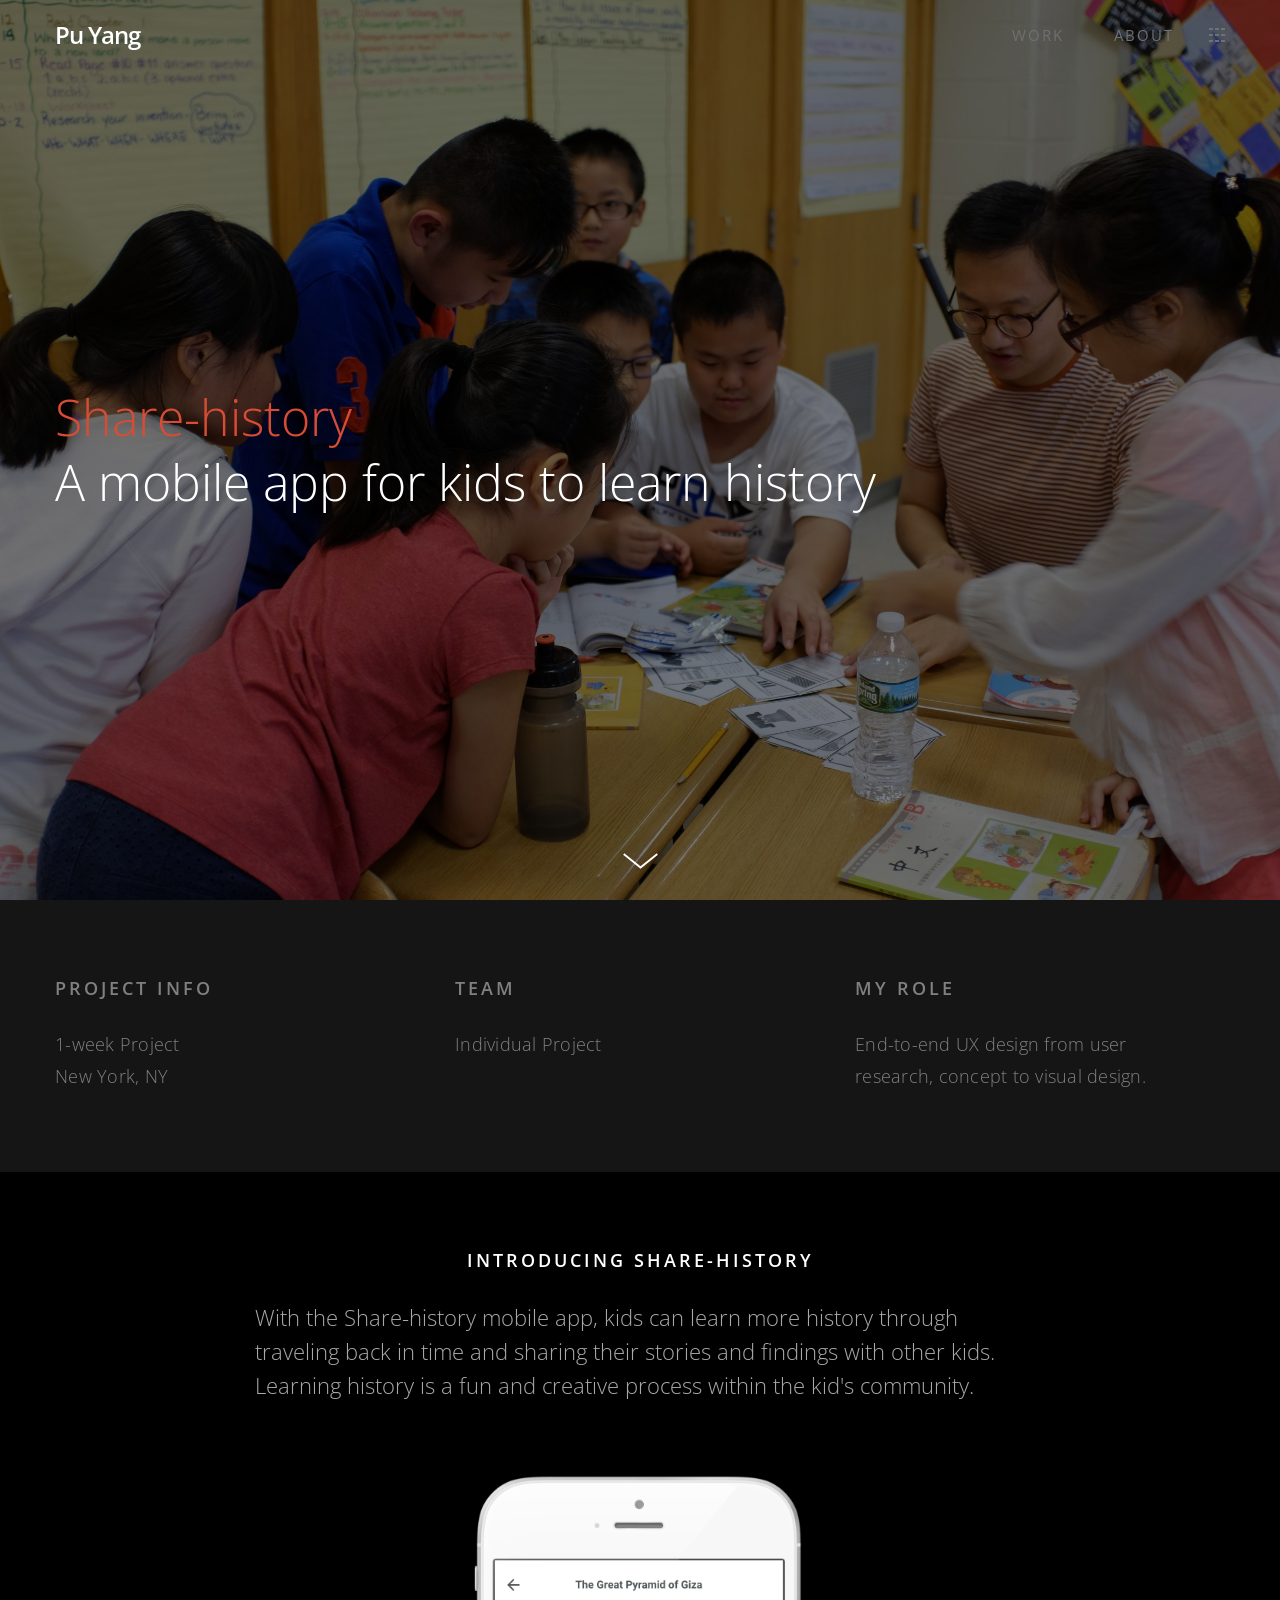
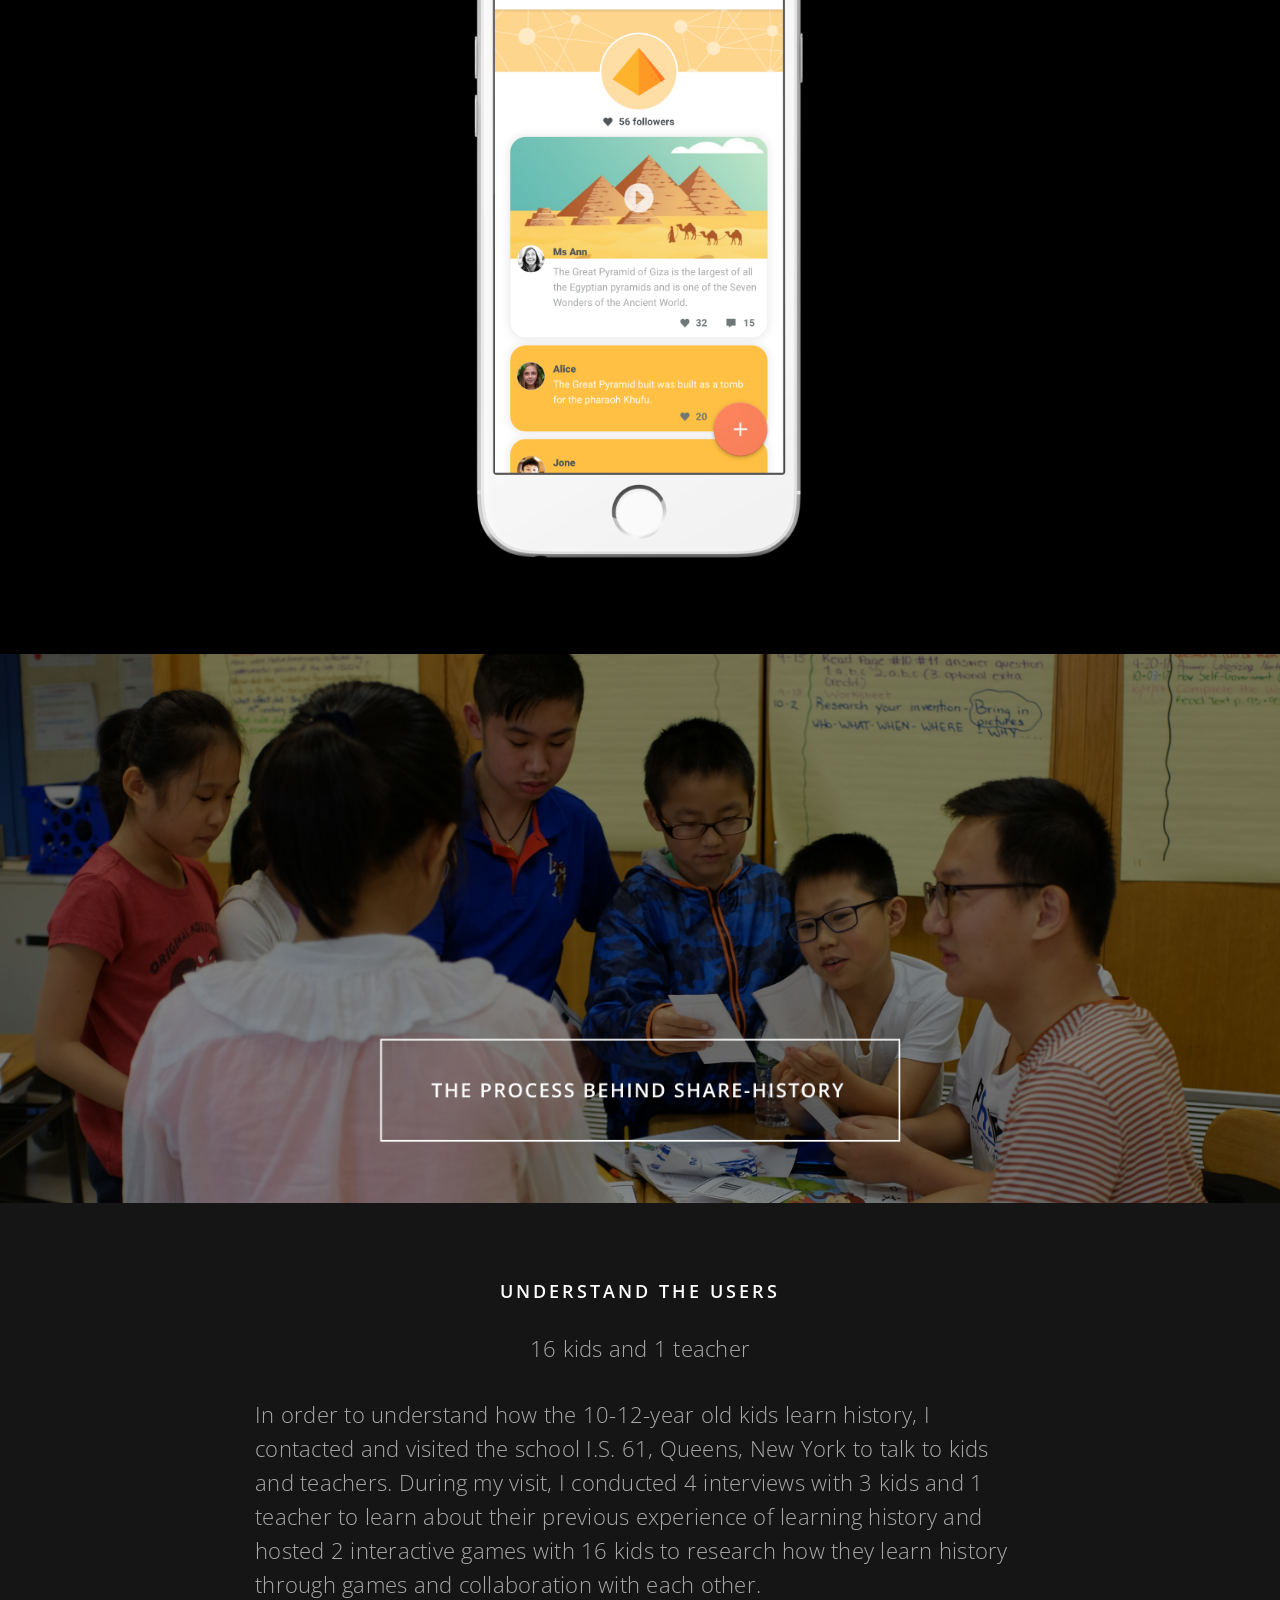
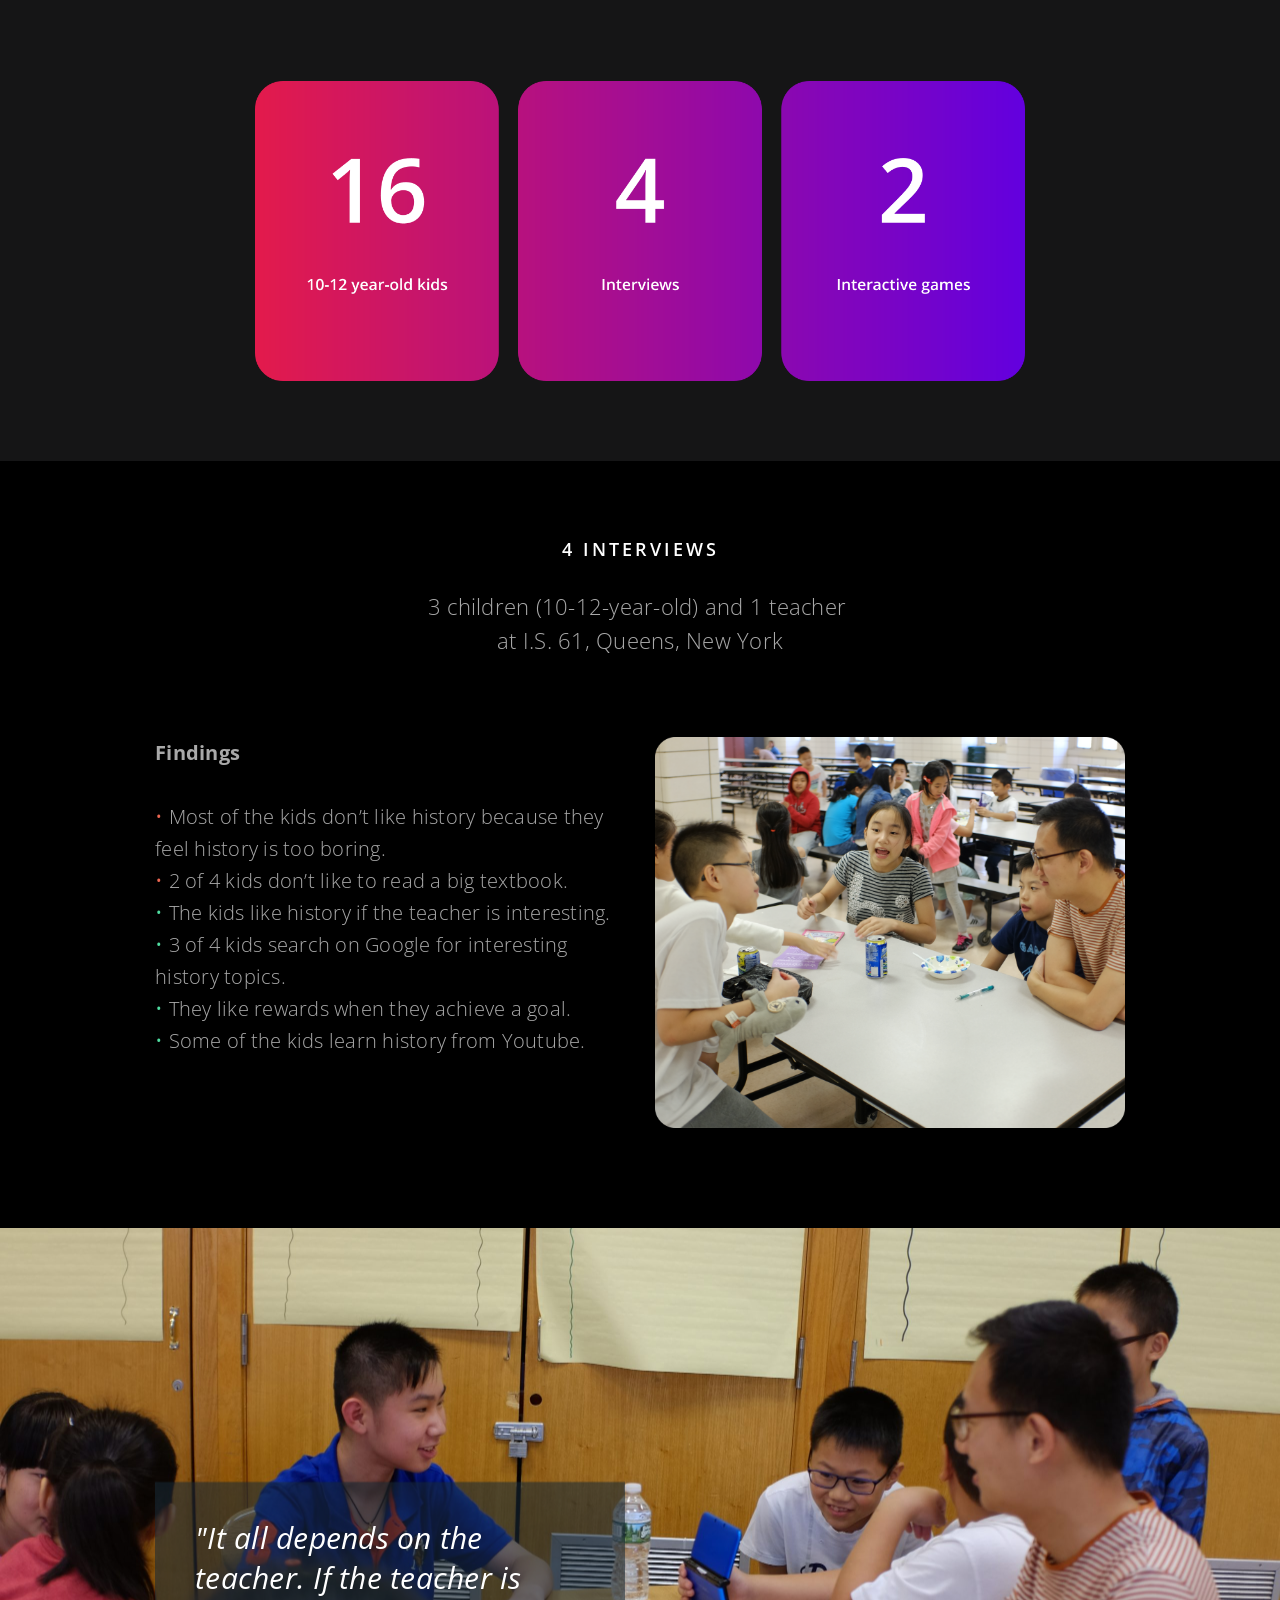
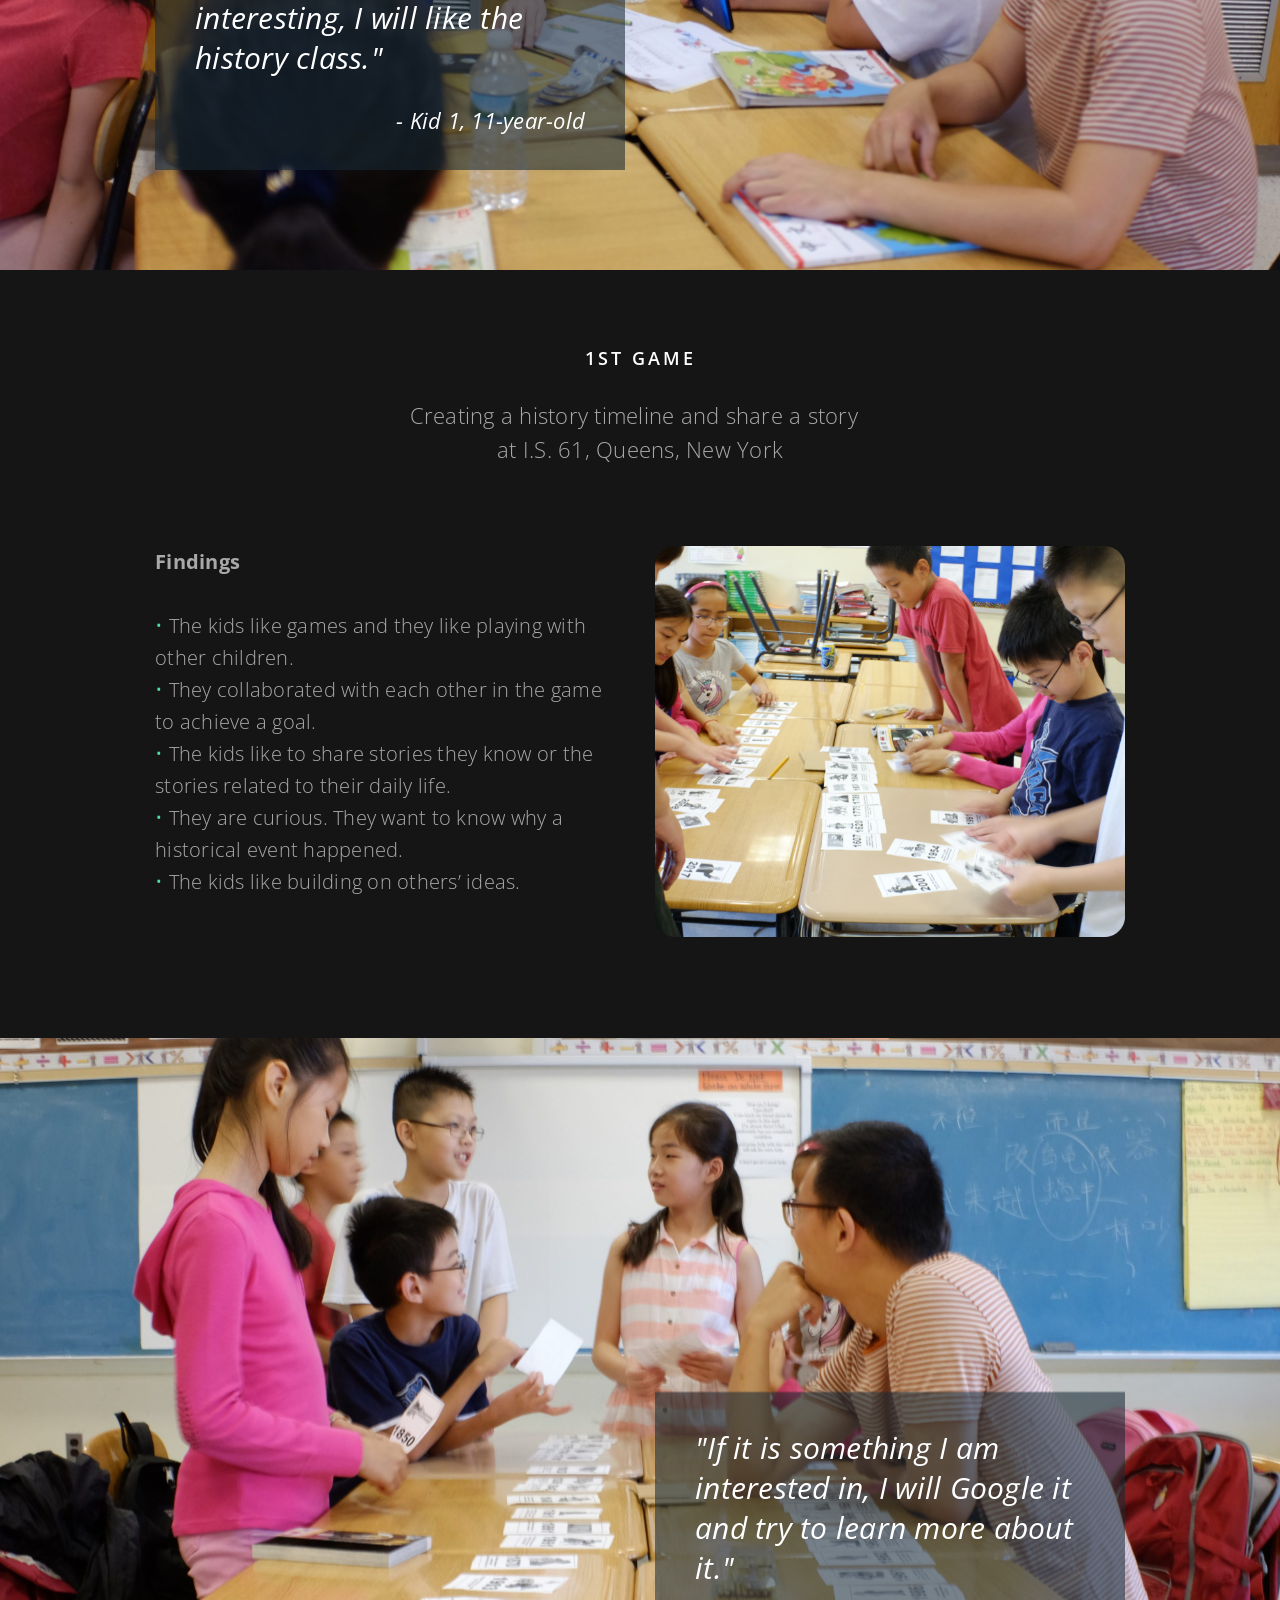
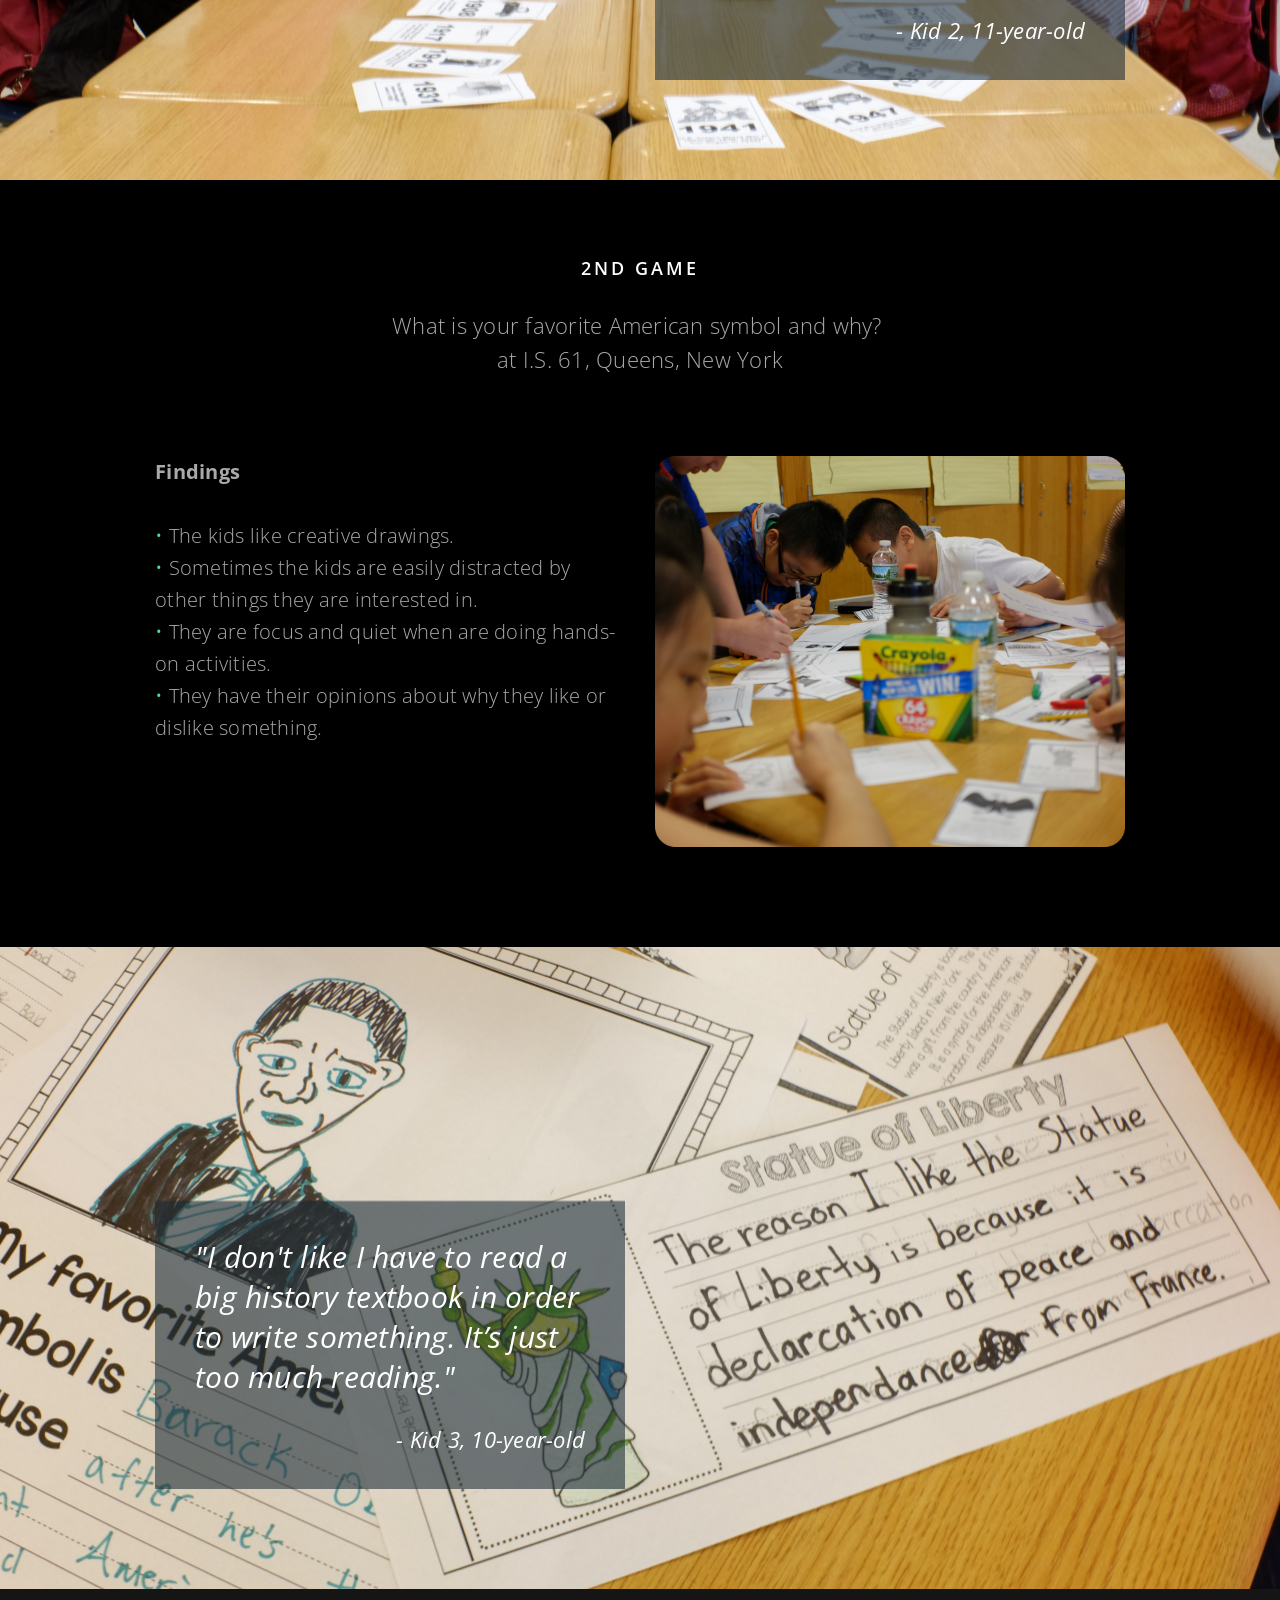
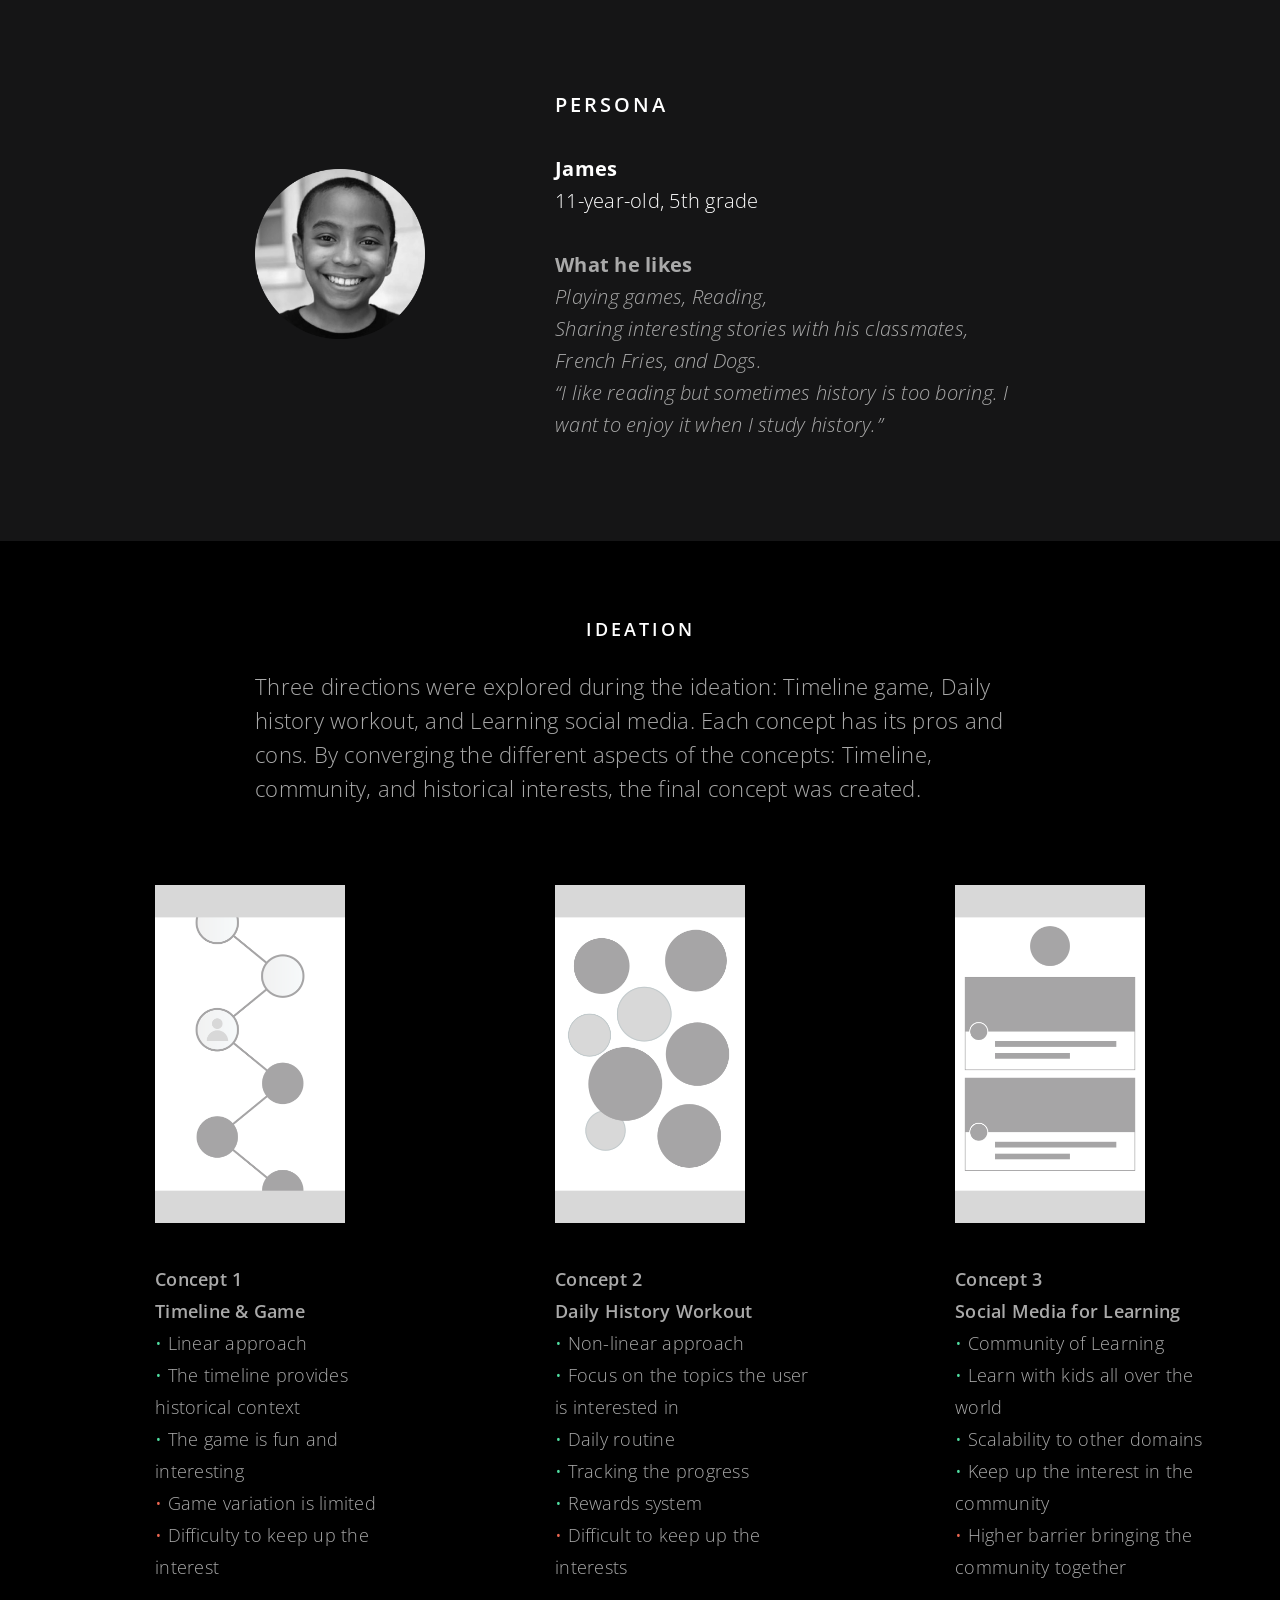
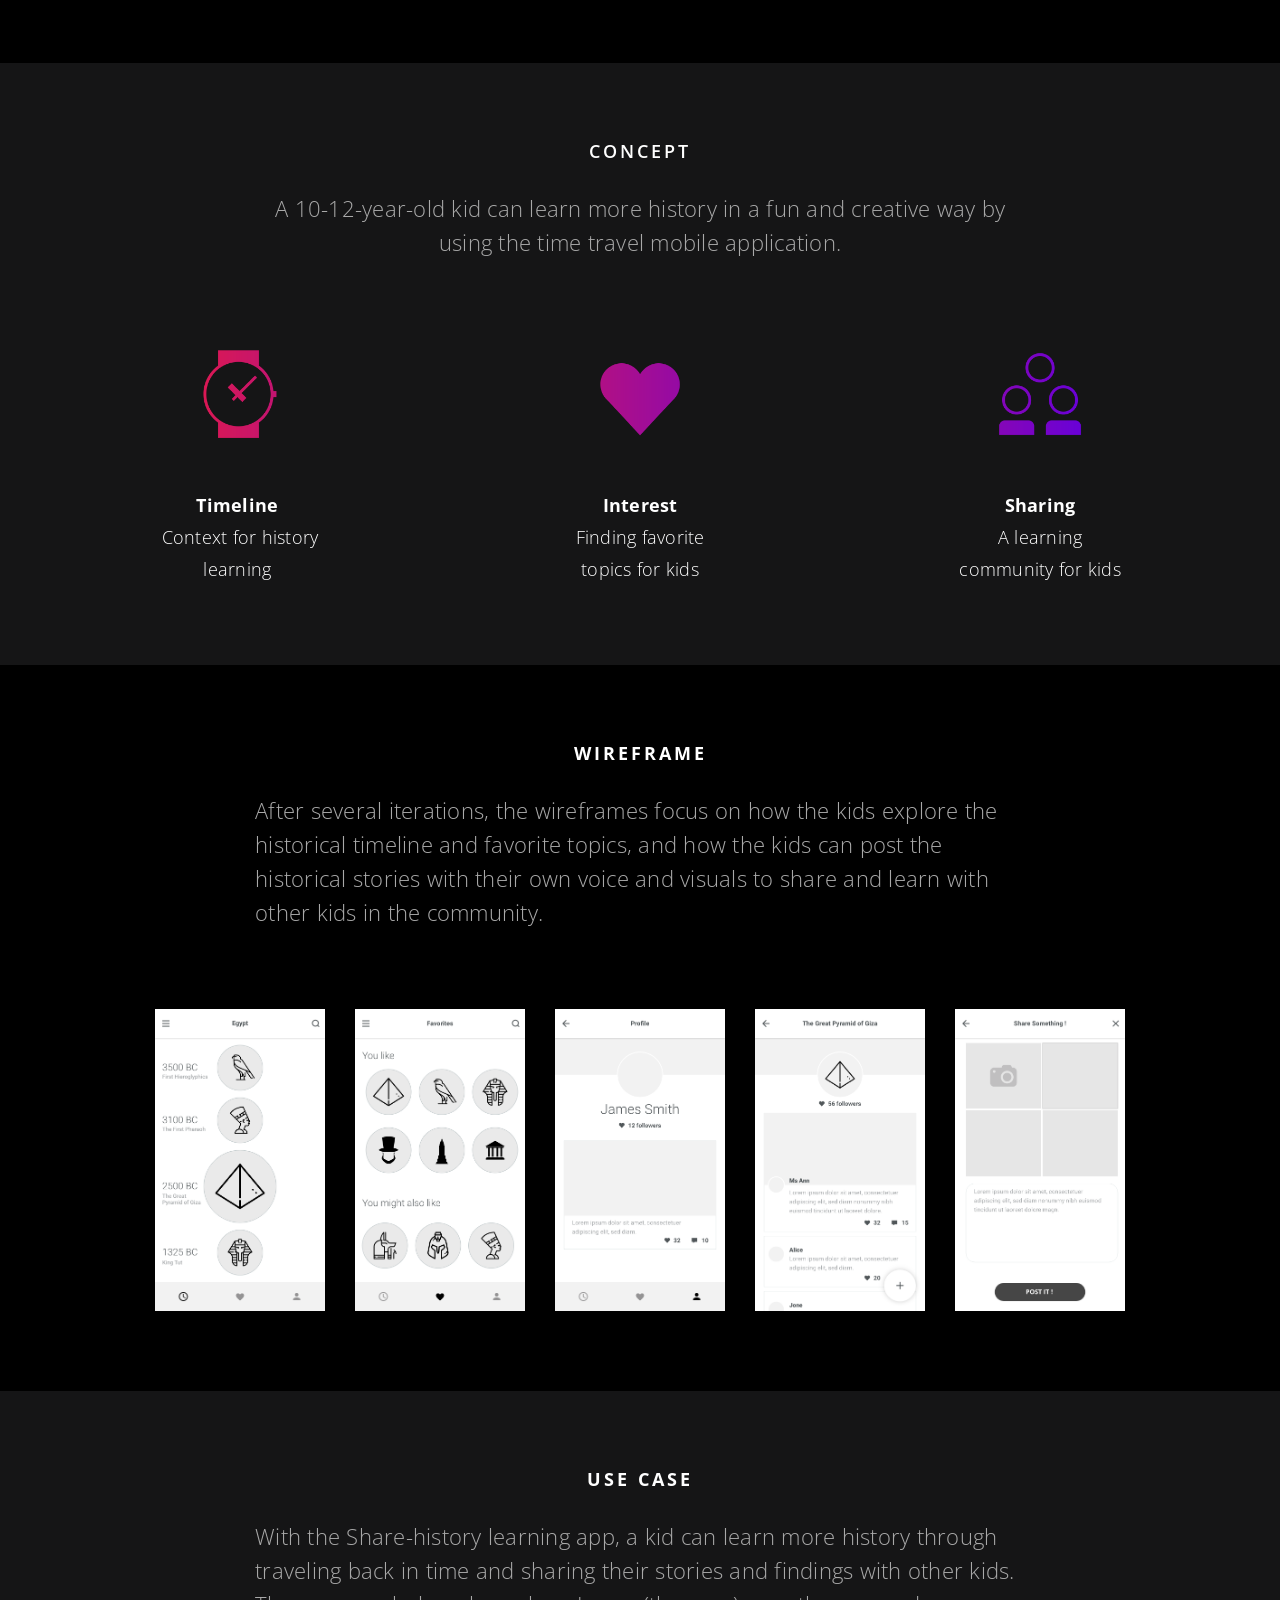
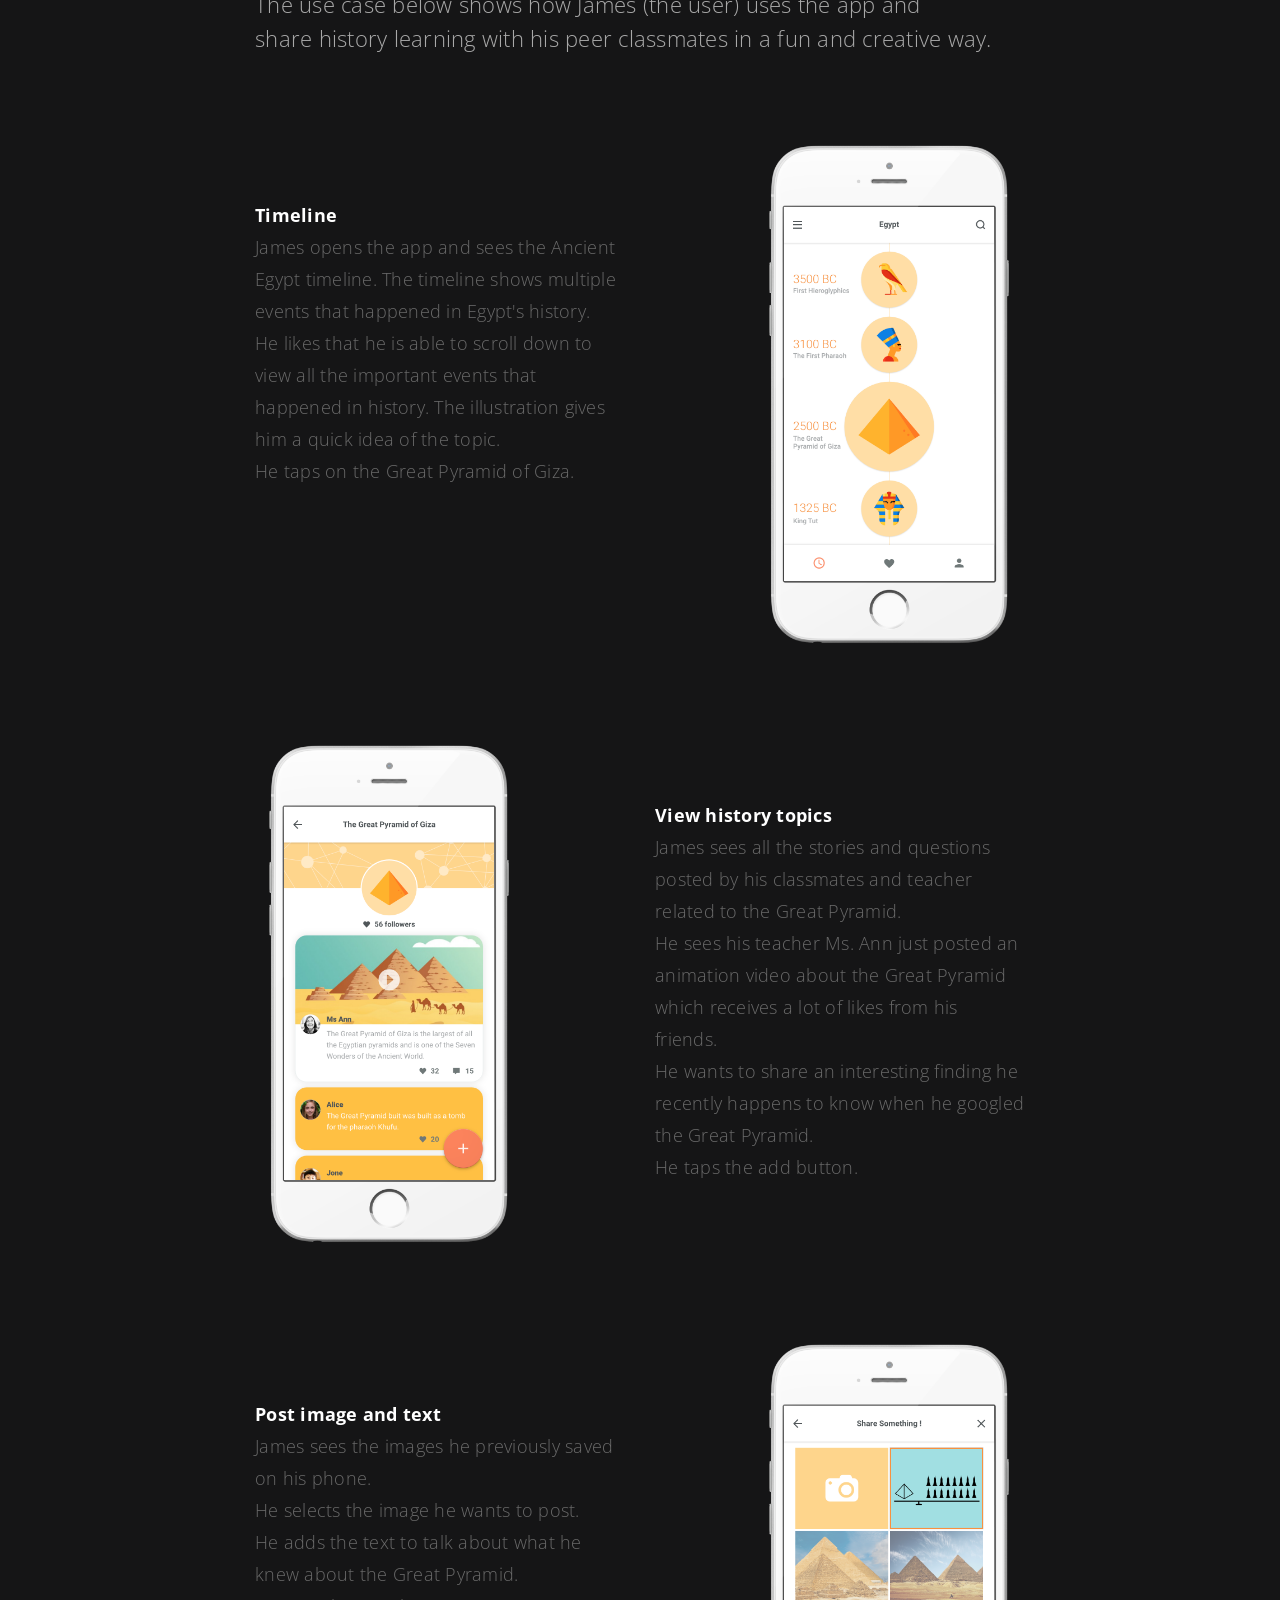
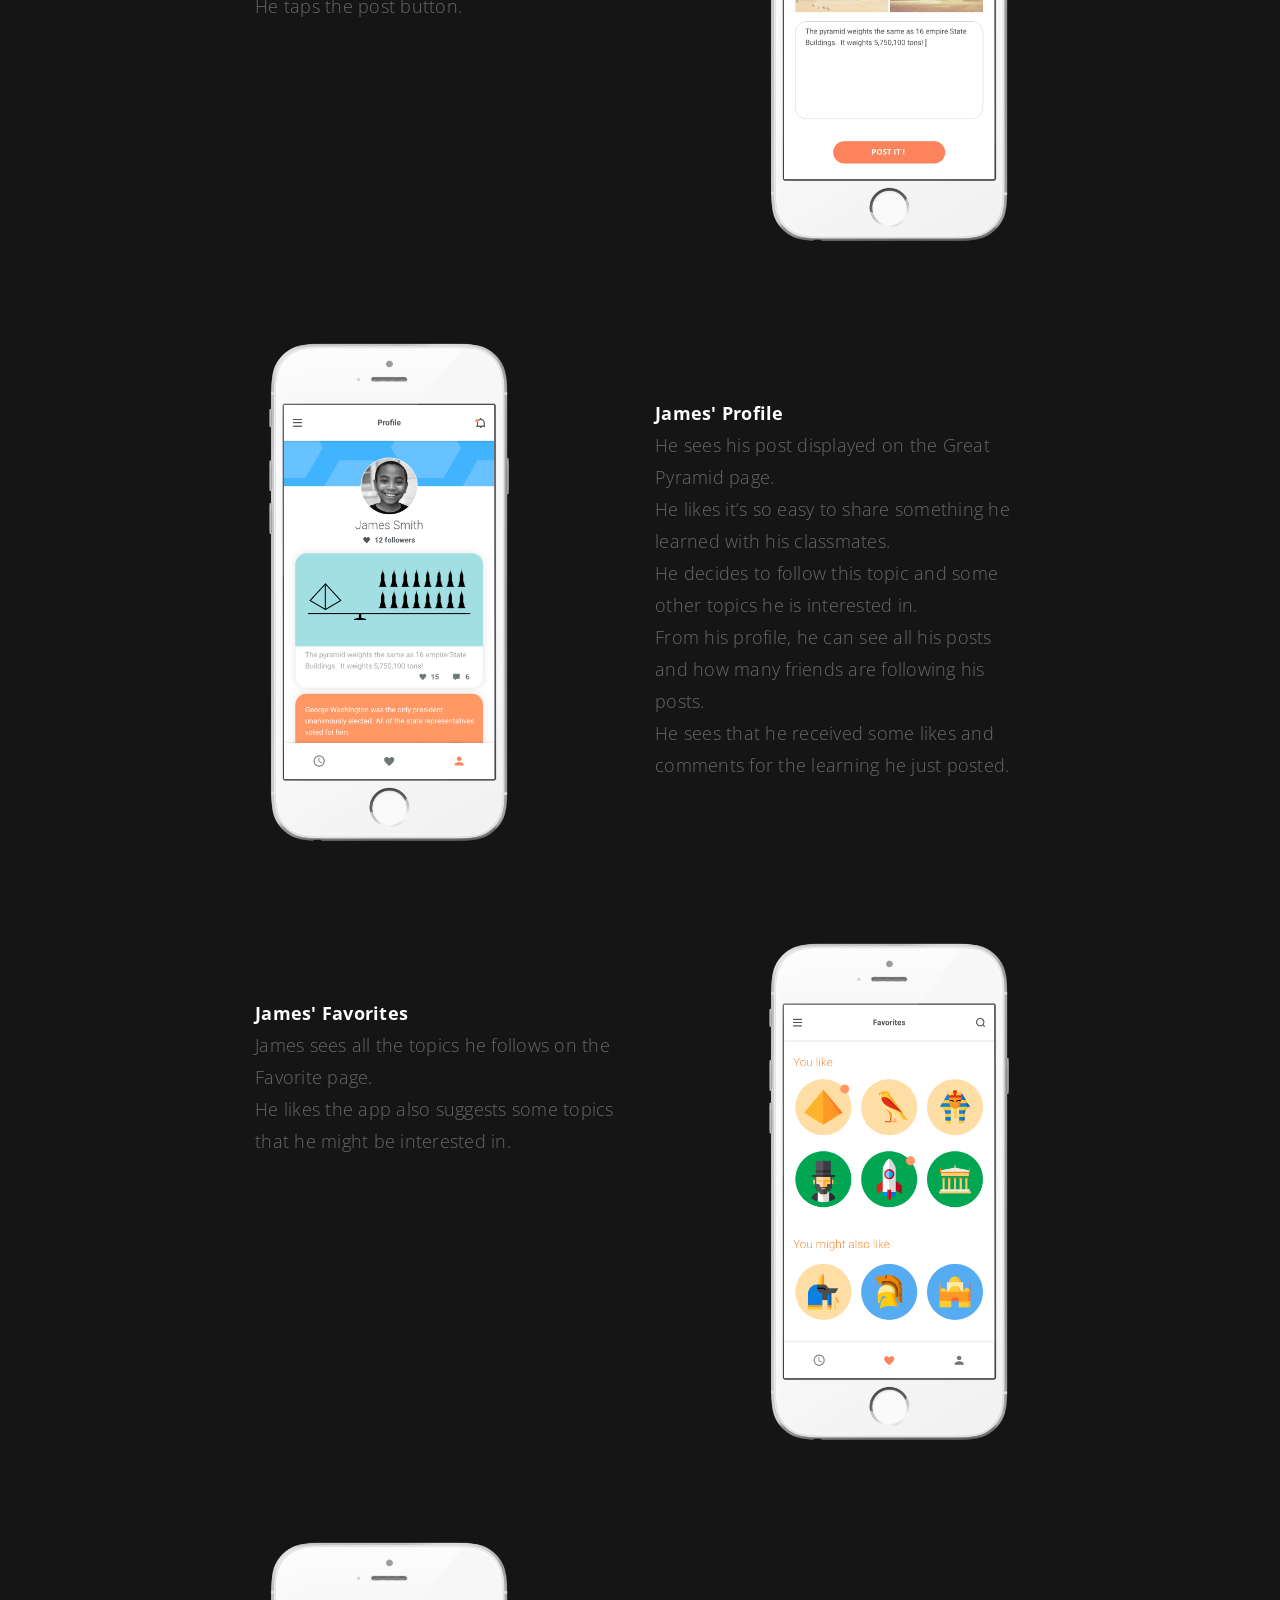
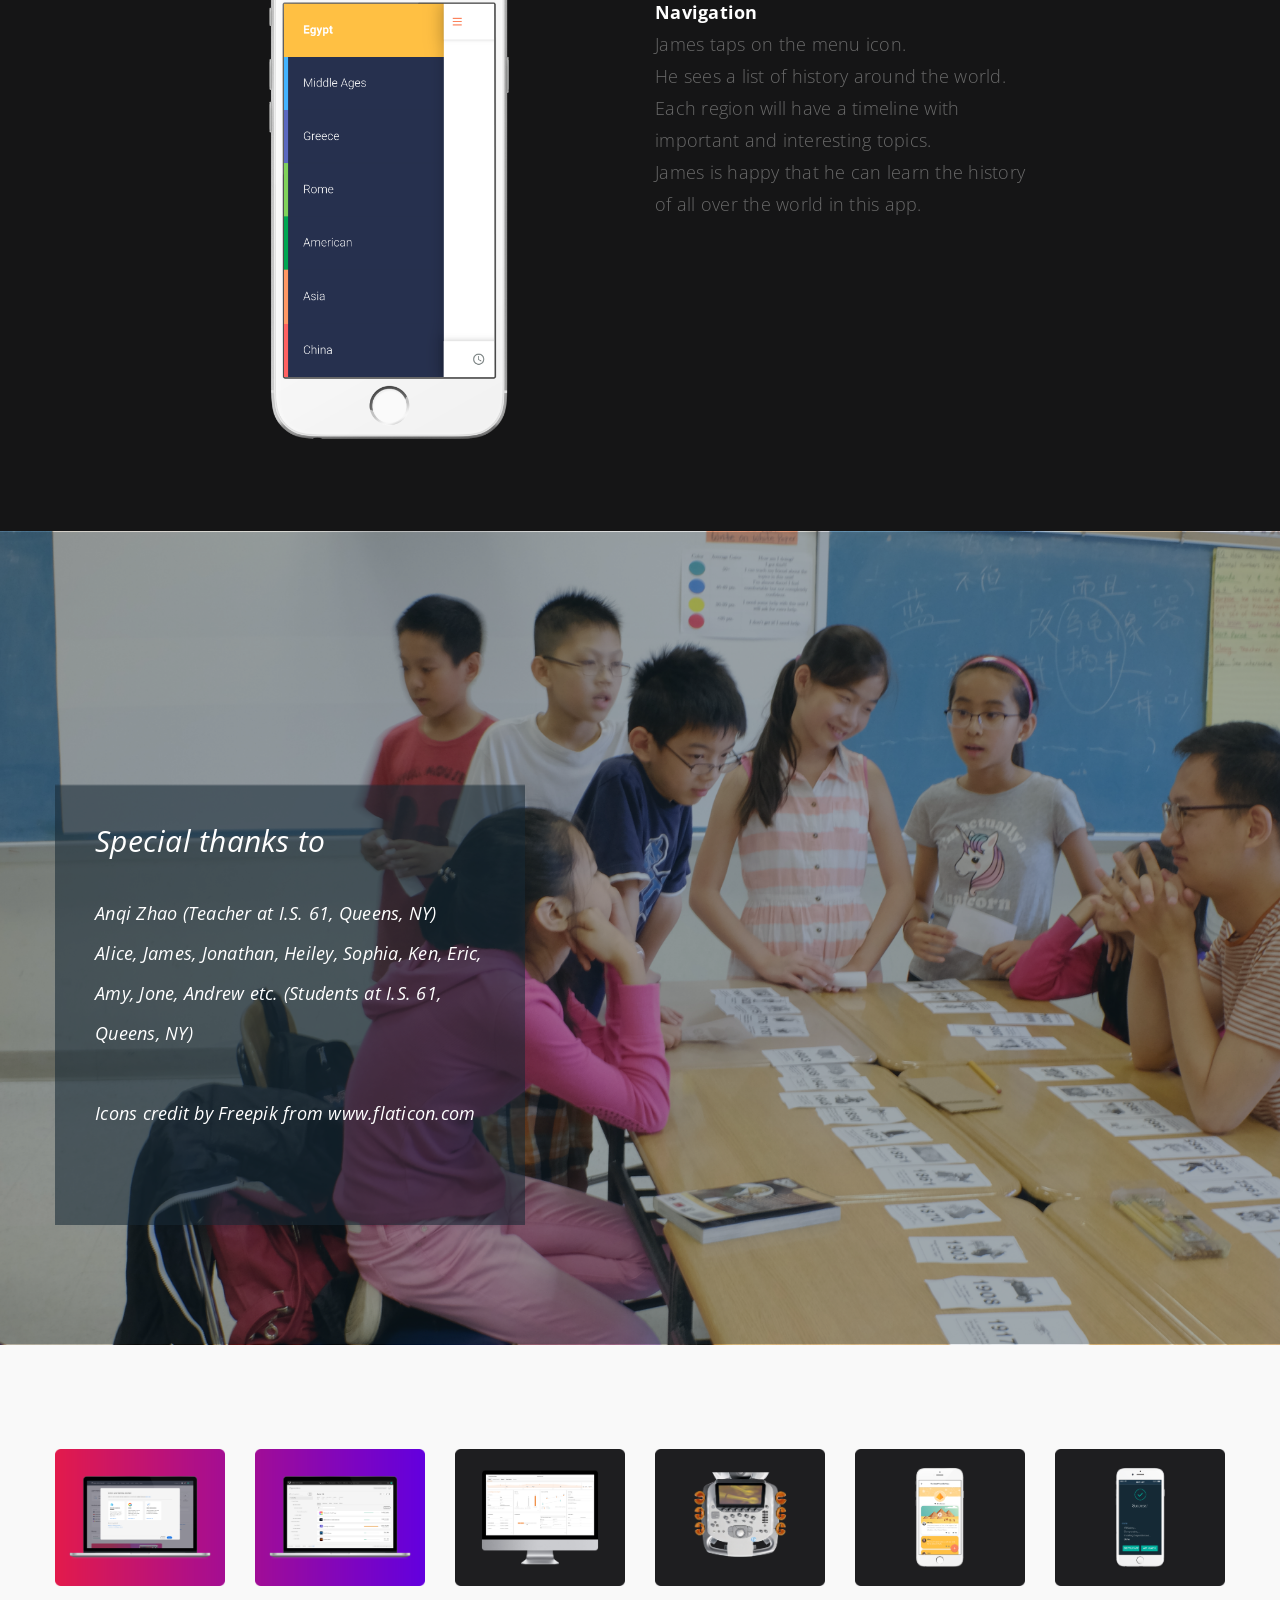
<file: work/sharestory/index.html>
<!DOCTYPE html>
<html lang="en-US" data-version="3.0.16">
	<head>
		<meta charset="UTF-8" />
		<meta name="viewport" content="width=device-width, initial-scale=1.0, maximum-scale=1.0" />
		<meta name="description" content="My Portfolio">
		<title>Pu Yang &rsaquo; Share-history</title>

		<link type="text/css" rel="stylesheet" href="../../wp-content/themes/semplice/css/reset.css">
		<link data-fontset-id="ce-fontset" href="https://fonts.googleapis.com/css?family=Open+Sans:300,300italic,400,400italic,600,600italic,700,700italic" rel="stylesheet" type="text/css"><link data-fontset-id="ce-fontset" href="https://fonts.googleapis.com/css?family=PT+Serif:400,400italic" rel="stylesheet" type="text/css"><style id="ce-fontset" type="text/css">.light,.light_italic{font-family:"Open Sans", Arial, sans-serif;font-weight:300;}.regular,.regular_italic{font-family:"Open Sans", Arial, sans-serif;font-weight:400;}.semibold,.semibold_italic{font-family:"Open Sans", Arial, sans-serif;font-weight:600;}.bold,.bold_italic,strong,b{font-family:"Open Sans", Arial, sans-serif;font-weight:700;}.custom_one,.custom_one_italic{font-family:"PT Serif", Georgia, serif;font-weight:400;}.light_italic, .regular_italic, .semibold_italic, .bold_italic, .custom_one_italic {font-style:italic}.wysiwyg-ce h1, .wysiwyg-ce h2, .wysiwyg-ce h3, .wysiwyg-ce h4, .wysiwyg-ce h5, .wysiwyg-ce h6, #semplice h1, #semplice h2, #semplice h3, #semplice h4, #semplice h5, #semplice h6 { font-weight: 700; }</style>		<link type="text/css" rel="stylesheet" href="../../wp-content/themes/semplice/style.css">
		<style type="text/css" id="semplice-custom-css">.cover-692 .cover-headline h1 { font-size: 50px !important; line-height: 65px !important; }@media (min-width: 980px) and (max-width: 1199px) {.cover-692 .cover-headline h1 { font-size: 33.333333333333px !important; line-height: 38.461538461538px !important; }}@media (min-width: 768px) and (max-width: 979px) {.cover-692 .cover-headline h1 { font-size: 29.411764705882px !important; line-height: 35.714285714286px !important; }}@media (max-width: 767px) {.cover-692 .cover-headline h1 { font-size: 19.230769230769px !important; line-height: 22.727272727273px !important; }}@media (max-width: 567px) {.cover-692 .cover-headline h1 { font-size: 14.705882352941px !important; line-height: 16.666666666667px !important; }}#content { height: 100%; }.cover-692, .cover-692 .cover-image, .cover-692 .video-fadein { background-color: #000000 !important; }.cover-692 .cover-image { background-image: url(../../wp-content/uploads/2021/01/DSCF6921-scaled.jpg); }.cover-692 .cover-image { opacity: 0.50; }.cover-692 .cover-image { background-repeat:  !important; }.cover-692 .cover-image { background-size: cover; }.cover-692 .cover-image { background-position: top center; }.cover-692 .cover-headline h1 { color: #ffffff !important; }.cover-692 .cover-headline h1 { text-transform: none !important; }.bar { background: #fec143 !important; }.cover-692 .see-more .icon svg { fill: #ffffff !important; }.cover-692 .see-more:hover .icon { transform: scale(1.15);-ms-transform: scale(1.15);-webkit-transform: scale(1.15); }div.logo a { color: #ffffff !important; }header { top: -70px; }#fullscreen-menu { top: 70px; }#navbar, .controls a, div.loader, div.header-icon, #navbar-bg, .controls a span { height: 70px; }div.logo h1 { line-height: 70px !important; }.controls a svg, div.header-icon { margin-top: 23px !important; }section#blog, .post-password-form, section#not-found { margin-top: 70px !important; }.menu-style-nobutton ul li a, nav.standard ul li a { line-height: 70px !important; }.title-top { top: 70px; }.logo svg { margin-top: 24px; }#navbar-bg { background: #161617 !important; }#fullscreen-menu { background: rgb(0, 0, 0); background: rgba(0, 0, 0, 1); }#navbar-bg { opacity: 1; }#navbar { border-bottom: 1px solid transparent !important; }.transparent { opacity: 0 !important; }@media (max-width: 767px) {.transparent { background: #161617 !important; }}#navbar .controls a .nav-icon { background: #707070 !important; }#navbar .controls a svg { fill: #707070 !important; }#fullscreen-menu .menu-inner nav ul li a, .follow-links ul li a svg, nav.standard ul li a { letter-spacing: 2px !important; }#fullscreen-menu .menu-inner nav ul li a, .follow-links ul li a svg, nav.standard ul li a { text-transform: uppercase !important; }#navbar .controls a.project-panel-button { margin-right: -10px; padding-left: 10px; }nav.standard ul li a { padding: 0px 25px; }#fullscreen-menu .menu-inner nav { padding: 40px 0px; }#fullscreen-menu .menu-inner nav ul li a, .follow-links ul li a svg, nav.standard ul li a { color: #707070 !important; }.follow-links ul li a svg { fill: #707070 !important; }nav.standard ul li a { text-decoration: none !important; }#fullscreen-menu .menu-inner nav ul li a { border-color: #e6e6e6 !important; }#fullscreen-menu .menu-inner nav ul li.current-menu-item a, #fullscreen-menu .menu-inner nav ul li.current_page_item a, nav.standard ul li.current-menu-item a, nav.standard ul li.current_page_item a, #fullscreen-menu .menu-inner nav ul li.current-menu-item a:hover, #fullscreen-menu .menu-inner nav ul li.current_page_item a:hover, nav.standard ul li.current-menu-item a:hover, nav.standard ul li.current_page_item a:hover, .is-work nav.standard ul li.portfolio-grid a, .is-work #fullscreen-menu .menu-inner nav ul li.portfolio-grid a { color: #ffffff !important; }nav.standard ul li.current-menu-item a, nav.standard ul li.current_page_item a, nav.standard ul li.current-menu-item a:hover, nav.standard ul li.current_page_item a:hover, .is-work nav.standard ul li.portfolio-grid a { text-decoration: none !important; }#fullscreen-menu .menu-inner nav ul li.current-menu-item a, #fullscreen-menu .menu-inner nav ul li.current_page_item a, #fullscreen-menu .menu-inner nav ul li.current-menu-item a:hover, #fullscreen-menu .menu-inner nav ul li.current_page_item a:hover, .is-work #fullscreen-menu .menu-inner nav ul li.portfolio-grid a { border-color: #000000 !important; }#fullscreen-menu .menu-inner nav ul li a:hover, .follow-links ul li a svg, nav.standard ul li a:hover { color: #d84c36 !important; }.follow-links ul li a:hover svg { fill: #d84c36 !important; }nav.standard ul li a:hover { text-decoration: none !important; }#fullscreen-menu .menu-inner nav ul li a:hover { border-color: #000000 !important; }nav.standard ul li a:hover { background: transparent !important; }nav.standard ul li a { font-size: 15px !important; }#fullscreen-menu .menu-inner nav { margin-top: 70px !important; }#fullscreen-menu .menu-inner nav { top: 70px; transform: translate(0px, 0px); -webkit-transform: translate(0px, 0px); }#fullscreen-menu .menu-inner nav ul li { text-align: center; }#fullscreen-menu .menu-inner .follow-links { background: rgb(255, 255, 255); background: rgba(255, 255, 255, 1); }#fullscreen-menu .menu-inner .follow-links ul li a { padding-top: 5px; padding-bottom: 5px; }#fullscreen-menu .menu-inner .follow-links { border-top: 1px solid transparent !important; }#fullscreen-menu .menu-inner .follow-links ul li a { padding-right: 10px; padding-left: 10px; }#fullscreen-menu .menu-inner .follow-links ul li a svg { fill: #aaaaaa !important; }#fullscreen-menu .menu-inner .follow-links ul li a:hover svg { fill: #000000 !important; }#fullscreen-menu .menu-inner .follow-links ul li a:hover { background: #ffffff !important; }.project-panel-title h3 { opacity: 0; }.share-box { background: #ffffff !important; }.share-icons-wrapper p { color: #000000 !important; }.share-icon a svg { fill: #000000 !important; }body {background-color: #ffffff !important;}header { top: 0px !important; opacity: 1; }.fade-content, #project-panel-footer, #blog { opacity: 1 }.no-gutter-grid-sizer { width: 8.3333% !important; }.no-gutter-gutter-sizer { width: 0px; }.remove-gutter-yes { margin: 0px !important; }.masonry-span0{ width: 0% !important; float: left; }.masonry-span1{ width: 8.3333% !important; float: left; }.masonry-span2{ width: 16.6667% !important; float: left; }.masonry-span3{ width: 25% !important; float: left; }.masonry-span4{ width: 33.3333% !important; float: left; }.masonry-span5{ width: 41.6667% !important; float: left; }.masonry-span6{ width: 50% !important; float: left; }.masonry-span7{ width: 58.3333% !important; float: left; }.masonry-span8{ width: 66.6667% !important; float: left; }.masonry-span9{ width: 75% !important; float: left; }.masonry-span10{ width: 83.3333% !important; float: left; }.masonry-span11{ width: 91.6667% !important; float: left; }.masonry-span12{ width: 100% !important; float: left; }@media (max-width: 767px) {.masonry-span1, .masonry-span2, .masonry-span3, .masonry-span4, .masonry-span5, .masonry-span6, .masonry-span7, .masonry-span8, .masonry-span9, .masonry-span10, .masonry-span11, .masonry-span12 { width: 100% !important; }}.lightbox-overlay { background-color: rgba(255,255,255,0.98); -webkit-animation: fadein 0.35s; -moz-animation: fadein 0.35s; -ms-animation: fadein 0.35s; -o-animation: fadein 0.35s; animation: fadein 0.35s; }@keyframes fadein { from { background-color: rgba(255,255,255,0); } to { background-color: rgba(255,255,255,0.98); } }@-moz-keyframes fadein { from { background-color: rgba(255,255,255,0); } to { background-color: rgba(255,255,255,0.98); } }@-webkit-keyframes fadein { from { background-color: rgba(255,255,255,0); } to { background-color: rgba(255,255,255,0.98); } }@-ms-keyframes fadein { from { background-color: rgba(255,255,255,0); } to { background-color: rgba(255,255,255,0.98); } }@-o-keyframes fadein { from { background-color: rgba(255,255,255,0); } to { background-color: rgba(255,255,255,0.98); } }</style>

<link rel='stylesheet' id='wp-block-library-css' href='../../assets/vendor/css/block-library.min.css' type='text/css' media='all' />
<style id='wp-block-library-inline-css' type='text/css'>
.has-text-align-justify{text-align:justify;}
</style>
<style id='classic-theme-styles-inline-css' type='text/css'>
/*! This file is auto-generated */
.wp-block-button__link{color:#fff;background-color:#32373c;border-radius:9999px;box-shadow:none;text-decoration:none;padding:calc(.667em + 2px) calc(1.333em + 2px);font-size:1.125em}.wp-block-file__button{background:#32373c;color:#fff;text-decoration:none}
</style>
<style id='global-styles-inline-css' type='text/css'>
body{--wp--preset--color--black: #000000;--wp--preset--color--cyan-bluish-gray: #abb8c3;--wp--preset--color--white: #ffffff;--wp--preset--color--pale-pink: #f78da7;--wp--preset--color--vivid-red: #cf2e2e;--wp--preset--color--luminous-vivid-orange: #ff6900;--wp--preset--color--luminous-vivid-amber: #fcb900;--wp--preset--color--light-green-cyan: #7bdcb5;--wp--preset--color--vivid-green-cyan: #00d084;--wp--preset--color--pale-cyan-blue: #8ed1fc;--wp--preset--color--vivid-cyan-blue: #0693e3;--wp--preset--color--vivid-purple: #9b51e0;--wp--preset--gradient--vivid-cyan-blue-to-vivid-purple: linear-gradient(135deg,rgba(6,147,227,1) 0%,rgb(155,81,224) 100%);--wp--preset--gradient--light-green-cyan-to-vivid-green-cyan: linear-gradient(135deg,rgb(122,220,180) 0%,rgb(0,208,130) 100%);--wp--preset--gradient--luminous-vivid-amber-to-luminous-vivid-orange: linear-gradient(135deg,rgba(252,185,0,1) 0%,rgba(255,105,0,1) 100%);--wp--preset--gradient--luminous-vivid-orange-to-vivid-red: linear-gradient(135deg,rgba(255,105,0,1) 0%,rgb(207,46,46) 100%);--wp--preset--gradient--very-light-gray-to-cyan-bluish-gray: linear-gradient(135deg,rgb(238,238,238) 0%,rgb(169,184,195) 100%);--wp--preset--gradient--cool-to-warm-spectrum: linear-gradient(135deg,rgb(74,234,220) 0%,rgb(151,120,209) 20%,rgb(207,42,186) 40%,rgb(238,44,130) 60%,rgb(251,105,98) 80%,rgb(254,248,76) 100%);--wp--preset--gradient--blush-light-purple: linear-gradient(135deg,rgb(255,206,236) 0%,rgb(152,150,240) 100%);--wp--preset--gradient--blush-bordeaux: linear-gradient(135deg,rgb(254,205,165) 0%,rgb(254,45,45) 50%,rgb(107,0,62) 100%);--wp--preset--gradient--luminous-dusk: linear-gradient(135deg,rgb(255,203,112) 0%,rgb(199,81,192) 50%,rgb(65,88,208) 100%);--wp--preset--gradient--pale-ocean: linear-gradient(135deg,rgb(255,245,203) 0%,rgb(182,227,212) 50%,rgb(51,167,181) 100%);--wp--preset--gradient--electric-grass: linear-gradient(135deg,rgb(202,248,128) 0%,rgb(113,206,126) 100%);--wp--preset--gradient--midnight: linear-gradient(135deg,rgb(2,3,129) 0%,rgb(40,116,252) 100%);--wp--preset--font-size--small: 13px;--wp--preset--font-size--medium: 20px;--wp--preset--font-size--large: 36px;--wp--preset--font-size--x-large: 42px;--wp--preset--spacing--20: 0.44rem;--wp--preset--spacing--30: 0.67rem;--wp--preset--spacing--40: 1rem;--wp--preset--spacing--50: 1.5rem;--wp--preset--spacing--60: 2.25rem;--wp--preset--spacing--70: 3.38rem;--wp--preset--spacing--80: 5.06rem;--wp--preset--shadow--natural: 6px 6px 9px rgba(0, 0, 0, 0.2);--wp--preset--shadow--deep: 12px 12px 50px rgba(0, 0, 0, 0.4);--wp--preset--shadow--sharp: 6px 6px 0px rgba(0, 0, 0, 0.2);--wp--preset--shadow--outlined: 6px 6px 0px -3px rgba(255, 255, 255, 1), 6px 6px rgba(0, 0, 0, 1);--wp--preset--shadow--crisp: 6px 6px 0px rgba(0, 0, 0, 1);}:where(.is-layout-flex){gap: 0.5em;}:where(.is-layout-grid){gap: 0.5em;}body .is-layout-flow > .alignleft{float: left;margin-inline-start: 0;margin-inline-end: 2em;}body .is-layout-flow > .alignright{float: right;margin-inline-start: 2em;margin-inline-end: 0;}body .is-layout-flow > .aligncenter{margin-left: auto !important;margin-right: auto !important;}body .is-layout-constrained > .alignleft{float: left;margin-inline-start: 0;margin-inline-end: 2em;}body .is-layout-constrained > .alignright{float: right;margin-inline-start: 2em;margin-inline-end: 0;}body .is-layout-constrained > .aligncenter{margin-left: auto !important;margin-right: auto !important;}body .is-layout-constrained > :where(:not(.alignleft):not(.alignright):not(.alignfull)){max-width: var(--wp--style--global--content-size);margin-left: auto !important;margin-right: auto !important;}body .is-layout-constrained > .alignwide{max-width: var(--wp--style--global--wide-size);}body .is-layout-flex{display: flex;}body .is-layout-flex{flex-wrap: wrap;align-items: center;}body .is-layout-flex > *{margin: 0;}body .is-layout-grid{display: grid;}body .is-layout-grid > *{margin: 0;}:where(.wp-block-columns.is-layout-flex){gap: 2em;}:where(.wp-block-columns.is-layout-grid){gap: 2em;}:where(.wp-block-post-template.is-layout-flex){gap: 1.25em;}:where(.wp-block-post-template.is-layout-grid){gap: 1.25em;}.has-black-color{color: var(--wp--preset--color--black) !important;}.has-cyan-bluish-gray-color{color: var(--wp--preset--color--cyan-bluish-gray) !important;}.has-white-color{color: var(--wp--preset--color--white) !important;}.has-pale-pink-color{color: var(--wp--preset--color--pale-pink) !important;}.has-vivid-red-color{color: var(--wp--preset--color--vivid-red) !important;}.has-luminous-vivid-orange-color{color: var(--wp--preset--color--luminous-vivid-orange) !important;}.has-luminous-vivid-amber-color{color: var(--wp--preset--color--luminous-vivid-amber) !important;}.has-light-green-cyan-color{color: var(--wp--preset--color--light-green-cyan) !important;}.has-vivid-green-cyan-color{color: var(--wp--preset--color--vivid-green-cyan) !important;}.has-pale-cyan-blue-color{color: var(--wp--preset--color--pale-cyan-blue) !important;}.has-vivid-cyan-blue-color{color: var(--wp--preset--color--vivid-cyan-blue) !important;}.has-vivid-purple-color{color: var(--wp--preset--color--vivid-purple) !important;}.has-black-background-color{background-color: var(--wp--preset--color--black) !important;}.has-cyan-bluish-gray-background-color{background-color: var(--wp--preset--color--cyan-bluish-gray) !important;}.has-white-background-color{background-color: var(--wp--preset--color--white) !important;}.has-pale-pink-background-color{background-color: var(--wp--preset--color--pale-pink) !important;}.has-vivid-red-background-color{background-color: var(--wp--preset--color--vivid-red) !important;}.has-luminous-vivid-orange-background-color{background-color: var(--wp--preset--color--luminous-vivid-orange) !important;}.has-luminous-vivid-amber-background-color{background-color: var(--wp--preset--color--luminous-vivid-amber) !important;}.has-light-green-cyan-background-color{background-color: var(--wp--preset--color--light-green-cyan) !important;}.has-vivid-green-cyan-background-color{background-color: var(--wp--preset--color--vivid-green-cyan) !important;}.has-pale-cyan-blue-background-color{background-color: var(--wp--preset--color--pale-cyan-blue) !important;}.has-vivid-cyan-blue-background-color{background-color: var(--wp--preset--color--vivid-cyan-blue) !important;}.has-vivid-purple-background-color{background-color: var(--wp--preset--color--vivid-purple) !important;}.has-black-border-color{border-color: var(--wp--preset--color--black) !important;}.has-cyan-bluish-gray-border-color{border-color: var(--wp--preset--color--cyan-bluish-gray) !important;}.has-white-border-color{border-color: var(--wp--preset--color--white) !important;}.has-pale-pink-border-color{border-color: var(--wp--preset--color--pale-pink) !important;}.has-vivid-red-border-color{border-color: var(--wp--preset--color--vivid-red) !important;}.has-luminous-vivid-orange-border-color{border-color: var(--wp--preset--color--luminous-vivid-orange) !important;}.has-luminous-vivid-amber-border-color{border-color: var(--wp--preset--color--luminous-vivid-amber) !important;}.has-light-green-cyan-border-color{border-color: var(--wp--preset--color--light-green-cyan) !important;}.has-vivid-green-cyan-border-color{border-color: var(--wp--preset--color--vivid-green-cyan) !important;}.has-pale-cyan-blue-border-color{border-color: var(--wp--preset--color--pale-cyan-blue) !important;}.has-vivid-cyan-blue-border-color{border-color: var(--wp--preset--color--vivid-cyan-blue) !important;}.has-vivid-purple-border-color{border-color: var(--wp--preset--color--vivid-purple) !important;}.has-vivid-cyan-blue-to-vivid-purple-gradient-background{background: var(--wp--preset--gradient--vivid-cyan-blue-to-vivid-purple) !important;}.has-light-green-cyan-to-vivid-green-cyan-gradient-background{background: var(--wp--preset--gradient--light-green-cyan-to-vivid-green-cyan) !important;}.has-luminous-vivid-amber-to-luminous-vivid-orange-gradient-background{background: var(--wp--preset--gradient--luminous-vivid-amber-to-luminous-vivid-orange) !important;}.has-luminous-vivid-orange-to-vivid-red-gradient-background{background: var(--wp--preset--gradient--luminous-vivid-orange-to-vivid-red) !important;}.has-very-light-gray-to-cyan-bluish-gray-gradient-background{background: var(--wp--preset--gradient--very-light-gray-to-cyan-bluish-gray) !important;}.has-cool-to-warm-spectrum-gradient-background{background: var(--wp--preset--gradient--cool-to-warm-spectrum) !important;}.has-blush-light-purple-gradient-background{background: var(--wp--preset--gradient--blush-light-purple) !important;}.has-blush-bordeaux-gradient-background{background: var(--wp--preset--gradient--blush-bordeaux) !important;}.has-luminous-dusk-gradient-background{background: var(--wp--preset--gradient--luminous-dusk) !important;}.has-pale-ocean-gradient-background{background: var(--wp--preset--gradient--pale-ocean) !important;}.has-electric-grass-gradient-background{background: var(--wp--preset--gradient--electric-grass) !important;}.has-midnight-gradient-background{background: var(--wp--preset--gradient--midnight) !important;}.has-small-font-size{font-size: var(--wp--preset--font-size--small) !important;}.has-medium-font-size{font-size: var(--wp--preset--font-size--medium) !important;}.has-large-font-size{font-size: var(--wp--preset--font-size--large) !important;}.has-x-large-font-size{font-size: var(--wp--preset--font-size--x-large) !important;}
.wp-block-navigation a:where(:not(.wp-element-button)){color: inherit;}
:where(.wp-block-post-template.is-layout-flex){gap: 1.25em;}:where(.wp-block-post-template.is-layout-grid){gap: 1.25em;}
:where(.wp-block-columns.is-layout-flex){gap: 2em;}:where(.wp-block-columns.is-layout-grid){gap: 2em;}
.wp-block-pullquote{font-size: 1.5em;line-height: 1.6;}
</style>
<link rel='stylesheet' id='mediaelement-css' href='../../assets/vendor/mediaelement/mediaelementplayer-legacy.min.css' type='text/css' media='all' />
<link rel='stylesheet' id='wp-mediaelement-css' href='../../assets/vendor/mediaelement/wp-mediaelement.min.css' type='text/css' media='all' />
<script type="text/javascript" src="../../assets/vendor/jquery/jquery.min.js" id="jquery-core-js"></script>
<script type="text/javascript" src="../../assets/vendor/jquery/jquery-migrate.min.js" id="jquery-migrate-js"></script>

<link rel="canonical" href="../../work/sharestory/" />

<!-- Jetpack Open Graph Tags -->
<meta property="og:type" content="article" />
<meta property="og:title" content="Share-history" />
<meta property="og:url" content="../../work/sharestory/" />
<meta property="og:description" content="Visit the post for more." />
<meta property="article:published_time" content="2021-01-07T06:23:48+00:00" />
<meta property="article:modified_time" content="2021-04-16T04:40:31+00:00" />
<meta property="og:site_name" content="Pu Yang" />
<meta property="og:image" content="../../wp-content/uploads/2021/03/cropped-Group-168716@2x.png" />
<meta property="og:image:width" content="512" />
<meta property="og:image:height" content="512" />
<meta property="og:locale" content="en_US" />
<meta name="twitter:text:title" content="Share-history" />
<meta name="twitter:image" content="../../wp-content/uploads/2021/03/cropped-Group-168716@2x-270x270.png" />
<meta name="twitter:card" content="summary" />
<meta name="twitter:description" content="Visit the post for more." />

<!-- End Jetpack Open Graph Tags -->
<link rel="icon" href="../../wp-content/uploads/2021/03/cropped-Group-168716@2x-32x32.png" sizes="32x32" />
<link rel="icon" href="../../wp-content/uploads/2021/03/cropped-Group-168716@2x-192x192.png" sizes="192x192" />
<link rel="apple-touch-icon" href="../../wp-content/uploads/2021/03/cropped-Group-168716@2x-180x180.png" />
<meta name="msapplication-TileImage" content="../../wp-content/uploads/2021/03/cropped-Group-168716@2x-270x270.png" />
		<!-- Facebook -->
		<meta property="og:title" content="Pu Yang &rsaquo; Share-history" />
		<meta property="og:url" content="../../work/sharestory/" />
		<meta property="og:site_name" content="Pu Yang"/>
							<meta property="og:image" content="" />
		   
		<!-- bottom admin bar -->
		<style>html{margin-top:0px!important;}#wpadminbar{top:auto!important;bottom:0;}}</style>
	</head>
	<body class="work-template-default single single-work postid-692 no-transitions is-work mejs-semplice-ui">
				<div id="project-panel-header">
			
<!-- Project Panel -->
<section id="project-panel" class="fade">
	<div class="project-panel">
		<div class="container">
			<div class="row">
				<div class="project-panel-title span11">
					<h3 class="light ">More selected projects</h3>
				</div>
								<div class="project-panel-close span1">
            		<div class="close-project-panel light"><svg version="1.1" id="Ebene_1" xmlns="http://www.w3.org/2000/svg" xmlns:xlink="http://www.w3.org/1999/xlink" x="0px" y="0px"
	 width="20px" height="20px" viewBox="0 0 20 20" enable-background="new 0 0 20 20" xml:space="preserve">
<g>
	
		<rect x="-4.164" y="9.532" transform="matrix(0.706 0.7082 -0.7082 0.706 10.0446 -4.1327)" width="28.329" height="1"/>
</g>
<g>
	<rect x="9.5" y="-4.142" transform="matrix(0.7071 0.7071 -0.7071 0.7071 10 -4.1421)" width="1" height="28.284"/>
</g>
</svg>
</div>
				</div>
							</div>
			
			<div class="row">
        		<div class="project-panel-thumbs">
														<div class="project-panel-thumb">
										<a class="project-panel-link" data-project-panel="true" href="../../work/microsoft-azure-and-google-sync/" title="Microsoft Azure Sync and Google Sync">
																							<img alt="Microsoft Azure Sync and Google Sync" src="../../wp-content/uploads/2020/12/small1.png" width="1710" height="1380" />
																						<h3>Microsoft Azure Sync and Google Sync<br /><span class="regular">ADOBE</span></h3>
										</a>
									</div>
														<div class="project-panel-thumb">
										<a class="project-panel-link" data-project-panel="true" href="../../work/adobe-global-admin-console/" title="Global Admin Console">
																							<img alt="Global Admin Console" src="../../wp-content/uploads/2020/11/small2.png" width="1710" height="1380" />
																						<h3>Global Admin Console<br /><span class="regular">ADOBE</span></h3>
										</a>
									</div>
														<div class="project-panel-thumb">
										<a class="project-panel-link" data-project-panel="true" href="../../work/decision-support-for-cancer-treatment/" title="AI-driven Cancer Treatment Support">
																							<img alt="AI-driven Cancer Treatment Support" src="../../wp-content/uploads/2017/08/4-1.png" width="1710" height="1380" />
																						<h3>AI-driven Cancer Treatment Support<br /><span class="regular">SIEMENS HEALTHCARE</span></h3>
										</a>
									</div>
														<div class="project-panel-thumb">
										<a class="project-panel-link" data-project-panel="true" href="../../work/helx-touch/" title="Helx Ultrasound System with Touch">
																							<img alt="Helx Ultrasound System with Touch" src="../../wp-content/uploads/2017/05/5-2.png" width="1710" height="1380" />
																						<h3>Helx Ultrasound System with Touch<br /><span class="regular">SIEMENS HEALTHCARE</span></h3>
										</a>
									</div>
														<div class="project-panel-thumb">
										<a class="project-panel-link" data-project-panel="true" href="../../work/sharestory/" title="Share-history">
																							<img alt="Share-history" src="../../wp-content/uploads/2021/01/3-1.png" width="1710" height="1380" />
																						<h3>Share-history<br /><span class="regular">MOBILE APP</span></h3>
										</a>
									</div>
														<div class="project-panel-thumb">
										<a class="project-panel-link" data-project-panel="true" href="../../work/bluemix/" title="IBM Bluemix App">
																							<img alt="IBM Bluemix App" src="../../wp-content/uploads/2015/04/6-1.png" width="1710" height="1380" />
																						<h3>IBM Bluemix App<br /><span class="regular">IBM CLOUD</span></h3>
										</a>
									</div>
														<div class="project-panel-thumb">
										<a class="project-panel-link" data-project-panel="true" href="../../work/message-in-the-bottle/" title="Message in a Bottle">
																							<img alt="Message in a Bottle" src="../../wp-content/uploads/2017/06/7-1.png" width="1710" height="1380" />
																						<h3>Message in a Bottle<br /><span class="regular">SCHOOL PROJECT</span></h3>
										</a>
									</div>
														<div class="project-panel-thumb">
										<a class="project-panel-link" data-project-panel="true" href="../../work/ibm-cloud-manager/" title="IBM Cloud Manager with Openstack">
																							<img alt="IBM Cloud Manager with Openstack" src="../../wp-content/uploads/2017/07/8-3.png" width="1710" height="1380" />
																						<h3>IBM Cloud Manager with Openstack<br /><span class="regular">IBM CLOUD</span></h3>
										</a>
									</div>
														<div class="project-panel-thumb">
										<a class="project-panel-link" data-project-panel="true" href="../../work/photo-turntable/" title="Photo Turntable">
																							<img alt="Photo Turntable" src="../../wp-content/uploads/2017/05/9-2.png" width="1710" height="1380" />
																						<h3>Photo Turntable<br /><span class="regular">MASTER'S FINAL PROJECT</span></h3>
										</a>
									</div>
														<div class="project-panel-thumb">
										<a class="project-panel-link" data-project-panel="true" href="../../work/work-collection/" title="Other Projects">
																							<img alt="Other Projects" src="../../wp-content/uploads/2017/06/10-1.png" width="1710" height="1380" />
																						<h3>Other Projects<br /><span class="regular">ARCHIVE</span></h3>
										</a>
									</div>
					        		</div>
			</div>
		</div>
	</div>
</section>
		</div>
						<header >
			<div id="navbar-bg" class="transparent" data-transparent-bar="true" data-navbar-opacity="1" data-dropdown-transparent="disabled"><!-- header bar background --></div>
			<div id="navbar">
			<div class="container"><div class="row"><div class="span12 navbar-inner"><div class="logo twenty"><h1 class="semibold"><nobr><a id="logo" href="../../index.html">Pu Yang</a></nobr></h1></div><div class="nav-wrapper"><nav class="standard regular"><div class="menu"><ul>
<li class="page_item page-item-62"><a href="../../index.html">Work</a></li>
<li class="page_item page-item-284"><a href="../../about/">About</a></li>
</ul></div>
</nav><div class="controls">
					<a class="open-nav menu-responsive">
						<span class="nav-icon"></span>
					</a>
				
					<a class="project-panel-button menu-icon">
						<span><svg version="1.1" id="Ebene_1" xmlns="http://www.w3.org/2000/svg" xmlns:xlink="http://www.w3.org/1999/xlink" x="0px" y="0px"
	 width="16px" height="24px" viewBox="0 0 16 24" enable-background="new 0 0 16 24" xml:space="preserve">
<rect x="12" y="5" width="4" height="2"/>
<rect x="6" y="5" width="4" height="2"/>
<rect y="5" width="4" height="2"/>
<rect x="12" y="11" width="4" height="2"/>
<rect x="6" y="11" width="4" height="2"/>
<rect y="11" width="4" height="2"/>
<rect x="12" y="17" width="4" height="2"/>
<rect x="6" y="17" width="4" height="2"/>
<rect y="17" width="4" height="2"/>
</svg></span>
					</a>
				</div></div></div></div></div>			</div>
		</header>
		<div id="fullscreen-menu" class="standard-height">
			<div class="menu-inner">
				<nav class="fs-26px light">
					<div class="menu"><ul>
<li class="page_item page-item-62"><a href="../../index.html">Work</a></li>
<li class="page_item page-item-284"><a href="../../about/">About</a></li>
</ul></div>
				</nav>
				<div class="follow-links">
					<ul>
											</ul>
				</div>
			</div>
		</div>
		<div id="wrapper">
			<div id="content">
	
		<div class="cover-692 fullscreen-cover" data-bg-type="image" data-cover-id="692">						<div class="cover-image" data-parallax-scrolling="enabled"  ></div>
									<div class="container">
				<div class="row">
					<div class="cover-headline span12 middle left" data-headline-format="text">
													<h1 class="light"><font color="#D84C36">Share-history</font>
<br/>
A mobile app for kids to learn history<br/>  </h1>
											</div>
				</div>
			</div>
						<div class="see-more">
			<div class="icon"><svg version="1.1" id="Ebene_2_1_" xmlns="http://www.w3.org/2000/svg" xmlns:xlink="http://www.w3.org/1999/xlink" x="0px" y="0px"
	 width="53px" height="20px" viewBox="0 0 53 20" enable-background="new 0 0 53 20" xml:space="preserve">
<g>
	<polygon points="26.5,17.688 9.114,3.779 10.303,2.312 26.5,15.269 42.697,2.313 43.886,3.779 	"/>
</g>
</svg>
</div>
		</div>
	</div>		
			<!-- content fade -->
		<div class="fade-content">
			<div id="content-holder" class=""><div id="content_9vutd5hv8" class="multi-column" data-sort="1">

				<div class="mc-content-container" style="padding-top: 80px;padding-bottom: 40px;background-color: #151516;" data-content-id="content_9vutd5hv8" data-content-type="multi-column"><div id="masonry-content_9vutd5hv8" class="container" style="position: relative; height: 155px;"><div class="row"><div class="grid-sizer"></div><div class="gutter-sizer"></div><div class="span4 masonry-item remove-gutter-" style="background-color: transparent; position: absolute; left: 0px; top: 0px;"><div class="mc-sub-content-container" style="padding-bottom: 40px;background-color: transparent;" data-content-id="content_9vutd5hv8" data-content-type="multi-column">
				<div class="single-edit" style="display: none;">
					<ul>
						<li><a class="edit-single" data-single-edit-content-id="column_content_f60y4lt2d" data-single-edit-column-id="#column_lakl71xcq" data-single-edit-content-type="column-content-p">Single Edit</a></li>
						<li><a class="edit-column">Column Edit</a></li>
					</ul>
				</div>
			<div data-content-id="content_9vutd5hv8" data-paragraph-id="content_9vutd5hv8" data-content-type="multi-column" class="wysiwyg-ce  "><p data-line-height="16px" data-font-size="18px"><span style="color:#808080;"><span style="letter-spacing:3px;"><span class="semibold">PROJECT INFO</span></span></span></p><p data-font-size="18px"><span style="color:#808080;"><span class="light"><font face="Open Sans, Arial, sans-serif"><span style="letter-spacing: 0.25px;">1-week Project<br>New York, NY</span></font></span></span></p></div></div></div><div class="span4 masonry-item remove-gutter-" style="background-color: transparent; position: absolute; left: 400px; top: 0px;"><div class="mc-sub-content-container" style="padding-bottom: 40px;background-color: transparent;" data-content-id="content_9vutd5hv8" data-content-type="multi-column">
				<div class="single-edit" style="display: none;">
					<ul>
						<li><a class="edit-single" data-single-edit-content-id="column_content_01l6s6ipv" data-single-edit-column-id="#column_junbon224" data-single-edit-content-type="column-content-p">Single Edit</a></li>
						<li><a class="edit-column">Column Edit</a></li>
					</ul>
				</div>
			<div data-content-id="content_9vutd5hv8" data-paragraph-id="content_9vutd5hv8" data-content-type="multi-column" class="wysiwyg-ce  "><p data-line-height="16px" data-font-size="18px"><span style="color:#808080;"><span style="letter-spacing:3px;"><span class="semibold">TEAM</span></span></span></p><p data-font-size="18px"><span style="color:#808080;"><span style="letter-spacing:0.25px;"><span class="light">Individual Project&nbsp;</span></span></span></p></div></div></div><div class="span4 masonry-item remove-gutter-" style="background-color: transparent; position: absolute; left: 800px; top: 0px;"><div class="mc-sub-content-container" style="padding-bottom: 40px;background-color: transparent;" data-content-id="content_9vutd5hv8" data-content-type="multi-column">
				<div class="single-edit" style="display: none;">
					<ul>
						<li><a class="edit-single" data-single-edit-content-id="column_content_f1tphx1u4" data-single-edit-column-id="#column_41p3k3fi7" data-single-edit-content-type="column-content-p">Single Edit</a></li>
						<li><a class="edit-column">Column Edit</a></li>
					</ul>
				</div>
			<div data-content-id="content_9vutd5hv8" data-paragraph-id="content_9vutd5hv8" data-content-type="multi-column" class="wysiwyg-ce  "><p data-line-height="16px" data-font-size="18px"><span style="color:#808080;"><span style="letter-spacing:3px;"><span class="semibold">MY ROLE</span></span></span></p><p data-font-size="18px"><span style="color:#808080;"><span style="letter-spacing:0.25px;"><span class="light">End-to-end UX design from user research,&nbsp;concept&nbsp;to visual design.&nbsp;</span></span></span></p></div></div></div></div></div>
		<script type="text/javascript">
			(function ($) {
				$(document).ready(function () {
					/* init masonry */
					var $grid = $("#masonry-content_9vutd5hv8");

					$grid.masonry({
						itemSelector: ".masonry-item",
						columnWidth: ".grid-sizer",
						gutter: ".gutter-sizer",
						transitionDuration: 0,
						isResizable: true,

					});

                	/* layout Masonry after each image loads */
                	$grid.imagesLoaded().progress(function() {
	                  	$grid.masonry("layout");
                	});

				});
			})(jQuery);
		</script>
		</div></div><div id="content_bxw7h0yr6" class="content-p" data-sort="1">

				<div class="content-container" style="padding-top: 80px;padding-bottom: 40px;background-color: #000000;" data-content-id="content_bxw7h0yr6" data-content-type="content-p"><div class="container"><div class="row"><div data-content-id="content_bxw7h0yr6" data-paragraph-id="content_bxw7h0yr6" data-content-type="content-p" class="wysiwyg-ce offset2 span8"><p data-line-height="16px" data-font-size="18px" style="text-align: center;"><span style="color:#FFFFFF;"><span style="letter-spacing:3px;"><span class="semibold">INTRODUCING SHARE-HISTORY</span></span></span></p><p data-font-size="22px"><span style="color:#A9A9A9;"><span class="light">With the Share-history mobile app, kids can learn more history through traveling back in time and sharing their stories and findings with other kids. Learning history is a fun and creative process within the kid's community.&nbsp;</span></span></p></div></div></div></div></div><div id="content_hwo0fccoc" class="multi-column" data-sort="1">

				<div class="mc-content-container" style="padding-bottom: 80px; background-color: rgb(0, 0, 0);" data-content-id="content_hwo0fccoc" data-content-type="multi-column"><div id="masonry-content_hwo0fccoc" class="container" style="background-color: transparent; position: relative; height: 731.594px;"><div class="row"><div class="grid-sizer"></div><div class="gutter-sizer"></div><div class="span4 masonry-item remove-gutter- masonry-offset" style="background-color: transparent; position: absolute; left: 0px; top: 0px;"><!-- Masonry offset --></div><div class="span4 masonry-item remove-gutter-" style="background-color: transparent; position: absolute; left: 400px; top: 0px;"><div class="mc-sub-content-container" style="padding-top: 20px;background-color: transparent;" data-content-id="content_hwo0fccoc" data-content-type="multi-column">
				<div class="single-edit" style="display: none;">
					<ul>
						<li><a class="edit-single" data-single-edit-content-id="column_content_kqwq5995w" data-single-edit-column-id="#column_dm18oevdv" data-single-edit-content-type="column-content-img">Single Edit</a></li>
						<li><a class="edit-column">Column Edit</a></li>
					</ul>
				</div>
			<div class="column-image no left"><img decoding="async" class="ce-image" src="../../wp-content/uploads/2021/01/Group-758@2x.png" alt="Group 758@2x" style=""><img decoding="async" class="live-image" src="../../wp-content/uploads/2021/01/Group-758@2x.png" alt="Group 758@2x" style="" /></div></div></div></div></div>
		<script type="text/javascript">
			(function ($) {
				$(document).ready(function () {
					/* init masonry */
					var $grid = $("#masonry-content_hwo0fccoc");

					$grid.masonry({
						itemSelector: ".masonry-item",
						columnWidth: ".grid-sizer",
						gutter: ".gutter-sizer",
						transitionDuration: 0,
						isResizable: true,

					});

                	/* layout Masonry after each image loads */
                	$grid.imagesLoaded().progress(function() {
	                  	$grid.masonry("layout");
                	});

				});
			})(jQuery);
		</script>
		</div></div><div id="content_76xj8zrpr" class="content-img" data-sort="1">

				<div class="content-container" style="background-color: transparent;" data-content-id="content_76xj8zrpr" data-content-type="content-img"><div class="image full"><img decoding="async" class="ce-image" src="../../wp-content/uploads/2021/01/Artboard-–-11.png" alt="Artboard – 11" style=""><img decoding="async" class="live-image" src="../../wp-content/uploads/2021/01/Artboard-–-11.png" alt="Artboard – 11" style="" /></div></div></div><div id="content_lv4gouigf" class="content-p" data-sort="1">

				<div class="content-container" style="padding-top: 80px;padding-bottom: 40px;background-color: #151516;" data-content-id="content_lv4gouigf" data-content-type="content-p"><div class="container"><div class="row"><div data-content-id="content_lv4gouigf" data-paragraph-id="content_lv4gouigf" data-content-type="content-p" class="wysiwyg-ce offset2 span8"><p data-line-height="16px" data-font-size="18px" style="text-align: center;"><span style="color:#FFFFFF;"><span style="letter-spacing:3px;"><span class="semibold">UNDERSTAND THE USERS</span></span></span></p><p data-font-size="22px" style="text-align: center;"><span style="color:#A9A9A9;"><span class="light"><font face="Open Sans, Arial, sans-serif"><span style="letter-spacing: 0.25px;">16 kids and 1 teacher</span></font></span></span></p><p data-font-size="22px"><span style="color:#A9A9A9;"><span class="light"><font face="Open Sans, Arial, sans-serif"><span style="letter-spacing: 0.25px;">In order to understand how the 10-12-year old kids learn history, I contacted and visited the school I.S. 61, Queens, New York to talk to kids and teachers. During my visit, I conducted 4 interviews with 3 kids and 1 teacher to learn about their previous experience of learning history and hosted 2 interactive games with 16 kids to research how they learn history through games and collaboration with each other.&nbsp;</span></font></span></span></p></div></div></div></div></div><div id="content_a76qssjeb" class="multi-column" data-sort="1">

				<div class="mc-content-container" style="padding-top: 40px; padding-bottom: 80px; background-color: rgb(21, 21, 22);" data-content-id="content_a76qssjeb" data-content-type="multi-column"><div id="masonry-content_a76qssjeb" class="container" style="background-color: transparent; position: relative; height: 299.969px;"><div class="row"><div class="grid-sizer"></div><div class="gutter-sizer"></div><div class="span2 masonry-item remove-gutter- masonry-offset" style="background-color: transparent; position: absolute; left: 0px; top: 0px;"><!-- Masonry offset --></div><div class="span8 masonry-item remove-gutter-" style="background-color: transparent; position: absolute; left: 200px; top: 0px;"><div class="mc-sub-content-container" style="background-color: transparent;" data-content-id="content_a76qssjeb" data-content-type="multi-column">
				<div class="single-edit" style="display: none;">
					<ul>
						<li><a class="edit-single" data-single-edit-content-id="column_content_644wznvkl" data-single-edit-column-id="#column_infbcc04p" data-single-edit-content-type="column-content-img">Single Edit</a></li>
						<li><a class="edit-column">Column Edit</a></li>
					</ul>
				</div>
			<div class="column-image no left"><img decoding="async" class="ce-image" src="../../wp-content/uploads/2021/01/Group-172749@2x.png" alt="Group 172749@2x" style=""><img decoding="async" class="live-image" src="../../wp-content/uploads/2021/01/Group-172749@2x.png" alt="Group 172749@2x" style="" /></div></div></div></div></div>
		<script type="text/javascript">
			(function ($) {
				$(document).ready(function () {
					/* init masonry */
					var $grid = $("#masonry-content_a76qssjeb");

					$grid.masonry({
						itemSelector: ".masonry-item",
						columnWidth: ".grid-sizer",
						gutter: ".gutter-sizer",
						transitionDuration: 0,
						isResizable: true,

					});

                	/* layout Masonry after each image loads */
                	$grid.imagesLoaded().progress(function() {
	                  	$grid.masonry("layout");
                	});

				});
			})(jQuery);
		</script>
		</div></div><div id="content_edtpqzt82" class="multi-column" data-sort="1">

				<div class="mc-content-container" style="padding-bottom: 100px;background-color: #000000;" data-content-id="content_edtpqzt82" data-content-type="multi-column"><div id="masonry-content_edtpqzt82" class="container" style="background-color: transparent; position: relative; height: 670.047px;"><div class="row"><div class="grid-sizer"></div><div class="gutter-sizer"></div><div class="span12 masonry-item remove-gutter-" style="background-color: transparent; position: absolute; left: 0px; top: 0px;"><div class="mc-sub-content-container" style="padding-top: 80px;padding-bottom: 80px;background-color: transparent;" data-content-id="content_edtpqzt82" data-content-type="multi-column">
				<div class="single-edit" style="display: none;">
					<ul>
						<li><a class="edit-single" data-single-edit-content-id="column_content_0s258lfdf" data-single-edit-column-id="#column_5cew239nv" data-single-edit-content-type="column-content-p">Single Edit</a></li>
						<li><a class="edit-column">Column Edit</a></li>
					</ul>
				</div>
			<div data-content-id="content_edtpqzt82" data-paragraph-id="content_edtpqzt82" data-content-type="multi-column" class="wysiwyg-ce  "><p data-line-height="16px" data-font-size="18px" style="text-align: center;"><span style="color:#FFFFFF;"><span style="letter-spacing:3px;"><span class="semibold">4 INTERVIEWS</span></span></span></p><p data-font-size="22px" style="text-align: center;"><span style="color:#A9A9A9;"><span class="light"><font face="Open Sans, Arial, sans-serif"><span style="letter-spacing: 0.25px;">3 children (10-12-year-old) and 1 teacher&nbsp;<br>at I.S. 61, Queens, New York</span></font></span></span></p></div></div></div><div class="span1 masonry-item remove-gutter- masonry-offset" style="background-color: transparent; position: absolute; left: 0px; top: 279px;"><!-- Masonry offset --></div><div class="span5 masonry-item remove-gutter-" style="background-color: transparent; position: absolute; left: 100px; top: 279px;"><div class="mc-sub-content-container" style="padding-bottom: 40px;background-color: transparent;" data-content-id="content_edtpqzt82" data-content-type="multi-column">
				<div class="single-edit" style="display: none;">
					<ul>
						<li><a class="edit-single" data-single-edit-content-id="column_content_7foyws0f0" data-single-edit-column-id="#column_2duilgd9f" data-single-edit-content-type="column-content-p">Single Edit</a></li>
						<li><a class="edit-column">Column Edit</a></li>
					</ul>
				</div>
			<div data-content-id="content_edtpqzt82" data-paragraph-id="content_edtpqzt82" data-content-type="multi-column" class="wysiwyg-ce  "><p data-font-size="20px"><span style="color:#A9A9A9;"><span class="light"><font face="Open Sans, Arial, sans-serif"><span style="letter-spacing: 0.25px;"><strong>Findings</strong></span></font></span></span><br><br><span style="color:#ED6752;"><span class="light"><font face="Open Sans, Arial, sans-serif"><span style="letter-spacing: 0.25px;">• </span></font></span></span><span style="color:#A9A9A9;"><span class="light"><font face="Open Sans, Arial, sans-serif"><span style="letter-spacing: 0.25px;">Most of the kids don’t like history because they feel history is too boring. &nbsp;</span></font></span></span><br><span style="color:#ED6752;"><span class="light"><font face="Open Sans, Arial, sans-serif"><span style="letter-spacing: 0.25px;">• </span></font></span></span><span style="color:#A9A9A9;"><span class="light"><font face="Open Sans, Arial, sans-serif"><span style="letter-spacing: 0.25px;">2 of 4 kids don’t like to read a big textbook. &nbsp;</span></font></span></span><br><span style="color:#50DEA1;"><span class="light"><font face="Open Sans, Arial, sans-serif"><span style="letter-spacing: 0.25px;">• </span></font></span></span><span style="color:#A9A9A9;"><span class="light"><font face="Open Sans, Arial, sans-serif"><span style="letter-spacing: 0.25px;">The kids like history if the teacher is interesting.&nbsp;</span></font></span></span><br><span style="color:#50DEA1;"><span class="light"><font face="Open Sans, Arial, sans-serif"><span style="letter-spacing: 0.25px;">• </span></font></span></span><span style="color:#A9A9A9;"><span class="light"><font face="Open Sans, Arial, sans-serif"><span style="letter-spacing: 0.25px;">3 of 4 kids search on Google&nbsp;for interesting history topics.&nbsp;</span></font></span></span><br><span style="color:#50DEA1;"><span class="light"><font face="Open Sans, Arial, sans-serif"><span style="letter-spacing: 0.25px;">• </span></font></span></span><span style="color:#A9A9A9;"><span class="light"><font face="Open Sans, Arial, sans-serif"><span style="letter-spacing: 0.25px;">They like&nbsp;rewards when they achieve a goal.&nbsp;</span></font></span></span><br><span style="color:#50DEA1;"><span class="light"><font face="Open Sans, Arial, sans-serif"><span style="letter-spacing: 0.25px;">• </span></font></span></span><span style="color:#A9A9A9;"><span class="light"><font face="Open Sans, Arial, sans-serif"><span style="letter-spacing: 0.25px;">Some of the kids learn history&nbsp;from Youtube.&nbsp;</span></font></span></span></p></div></div></div><div class="span5 masonry-item remove-gutter-" style="background-color: transparent; position: absolute; left: 600px; top: 279px;"><div class="mc-sub-content-container" style="background-color: transparent;" data-content-id="content_edtpqzt82" data-content-type="multi-column">
				<div class="single-edit" style="display: none;">
					<ul>
						<li><a class="edit-single" data-single-edit-content-id="column_content_z2de5g6c2" data-single-edit-column-id="#column_4kcf886cq" data-single-edit-content-type="column-content-img">Single Edit</a></li>
						<li><a class="edit-column">Column Edit</a></li>
					</ul>
				</div>
			<div class="column-image no left"><img decoding="async" class="ce-image" src="../../wp-content/uploads/2021/01/Mask-Group-64464.png" alt="Mask Group 64464" style=""><img decoding="async" class="live-image" src="../../wp-content/uploads/2021/01/Mask-Group-64464.png" alt="Mask Group 64464" style="" /></div></div></div></div></div>
		<script type="text/javascript">
			(function ($) {
				$(document).ready(function () {
					/* init masonry */
					var $grid = $("#masonry-content_edtpqzt82");

					$grid.masonry({
						itemSelector: ".masonry-item",
						columnWidth: ".grid-sizer",
						gutter: ".gutter-sizer",
						transitionDuration: 0,
						isResizable: true,

					});

                	/* layout Masonry after each image loads */
                	$grid.imagesLoaded().progress(function() {
	                  	$grid.masonry("layout");
                	});

				});
			})(jQuery);
		</script>
		</div></div><div id="content_w6d4vzd5t" class="multi-column" data-sort="1" style="">

				<div class="mc-content-container" style="padding-top: 250px; padding-bottom: 100px; background-image: url(../../wp-content/uploads/2021/01/DSCF6919-scaled.jpg); background-repeat: no-repeat; background-size: cover; background-position: 50% 50%; background-color: rgb(0, 0, 0);" data-content-id="content_w6d4vzd5t" data-content-type="multi-column"><div id="masonry-content_w6d4vzd5t" class="container" style="background-color: transparent; position: relative; height: 292px;"><div class="row"><div class="grid-sizer"></div><div class="gutter-sizer"></div><div class="span1 masonry-item remove-gutter- masonry-offset" style="background-color: transparent; position: absolute; left: 0px; top: 0px;"><!-- Masonry offset --></div><div class="span5 masonry-item remove-gutter-" style="background-color: transparent; position: absolute; left: 100px; top: 0px;"><div class="mc-sub-content-container" style="padding-top: 40px;padding-bottom: 40px;padding-right: 40px;padding-left: 40px;background-image: url(../../wp-content/uploads/2021/01/Image-465@2x.png);background-repeat: no-repeat;background-position: 50% 0%;background-color: transparent;" data-content-id="content_w6d4vzd5t" data-content-type="multi-column">
				<div class="single-edit" style="display: none;">
					<ul>
						<li><a class="edit-single" data-single-edit-content-id="column_content_0s258lfdf" data-single-edit-column-id="#column_5cew239nv" data-single-edit-content-type="column-content-p">Single Edit</a></li>
						<li><a class="edit-column">Column Edit</a></li>
					</ul>
				</div>
			<div data-content-id="content_w6d4vzd5t" data-paragraph-id="content_w6d4vzd5t" data-content-type="multi-column" class="wysiwyg-ce  "><p data-line-height="40px" data-font-size="30px"><span style="color:#FFFFFF;"><span class="regular_italic"><span style="letter-spacing:0.25px;">"It all depends on the teacher. If the teacher is interesting, I will like the history class."</span></span></span></p><p data-line-height="20px" data-font-size="22px" style="text-align: right;"><span style="color:#FFFFFF;"><span class="regular_italic"><span style="letter-spacing:0.25px;">- Kid&nbsp;1, 11-year-old</span></span></span></p></div></div></div></div></div>
		<script type="text/javascript">
			(function ($) {
				$(document).ready(function () {
					/* init masonry */
					var $grid = $("#masonry-content_w6d4vzd5t");

					$grid.masonry({
						itemSelector: ".masonry-item",
						columnWidth: ".grid-sizer",
						gutter: ".gutter-sizer",
						transitionDuration: 0,
						isResizable: true,

					});

                	/* layout Masonry after each image loads */
                	$grid.imagesLoaded().progress(function() {
	                  	$grid.masonry("layout");
                	});

				});
			})(jQuery);
		</script>
		</div></div><div id="content_nsaszm503" class="multi-column" data-sort="1">

				<div class="mc-content-container" style="padding-bottom: 100px;background-color: #151516;" data-content-id="content_nsaszm503" data-content-type="multi-column"><div id="masonry-content_nsaszm503" class="container" style="background-color: transparent; position: relative; height: 671px;"><div class="row"><div class="grid-sizer"></div><div class="gutter-sizer"></div><div class="span12 masonry-item remove-gutter-" style="background-color: transparent; position: absolute; left: 0px; top: 0px;"><div class="mc-sub-content-container" style="padding-top: 80px;padding-bottom: 80px;background-color: transparent;" data-content-id="content_nsaszm503" data-content-type="multi-column">
				<div class="single-edit" style="display: none;">
					<ul>
						<li><a class="edit-single" data-single-edit-content-id="column_content_0s258lfdf" data-single-edit-column-id="#column_5cew239nv" data-single-edit-content-type="column-content-p">Single Edit</a></li>
						<li><a class="edit-column">Column Edit</a></li>
					</ul>
				</div>
			<div data-content-id="content_nsaszm503" data-paragraph-id="content_nsaszm503" data-content-type="multi-column" class="wysiwyg-ce  "><p data-line-height="16px" data-font-size="18px" style="text-align: center;"><span style="color:#FFFFFF;"><span style="letter-spacing:3px;"><span class="semibold">1ST GAME</span></span></span></p><p data-font-size="22px" style="text-align: center;"><span style="color:#A9A9A9;"><span class="light"><font face="Open Sans, Arial, sans-serif"><span style="letter-spacing: 0.25px;">Creating&nbsp;a history timeline and share a story &nbsp;<br>at I.S. 61, Queens, New York</span></font></span></span></p></div></div></div><div class="span1 masonry-item remove-gutter- masonry-offset" style="background-color: transparent; position: absolute; left: 0px; top: 279px;"><!-- Masonry offset --></div><div class="span5 masonry-item remove-gutter-" style="background-color: transparent; position: absolute; left: 100px; top: 279px;"><div class="mc-sub-content-container" style="padding-bottom: 40px;background-color: transparent;" data-content-id="content_nsaszm503" data-content-type="multi-column">
				<div class="single-edit" style="display: none;">
					<ul>
						<li><a class="edit-single" data-single-edit-content-id="column_content_7foyws0f0" data-single-edit-column-id="#column_2duilgd9f" data-single-edit-content-type="column-content-p">Single Edit</a></li>
						<li><a class="edit-column">Column Edit</a></li>
					</ul>
				</div>
			<div data-content-id="content_nsaszm503" data-paragraph-id="content_nsaszm503" data-content-type="multi-column" class="wysiwyg-ce  "><p data-font-size="20px"><span style="color:#A9A9A9;"><span class="light"><font face="Open Sans, Arial, sans-serif"><span style="letter-spacing: 0.25px;"><strong>Findings</strong></span></font></span></span><br><br><span style="color:#50DEA1;"><span class="light"><font face="Open Sans, Arial, sans-serif"><span style="letter-spacing: 0.25px;">• </span></font></span></span><span style="color:#A9A9A9;"><span class="light"><font face="Open Sans, Arial, sans-serif"><span style="letter-spacing: 0.25px;">The kids like games and they like playing with other children.&nbsp;</span></font></span></span><br><span style="color:#50DEA1;"><span class="light"><font face="Open Sans, Arial, sans-serif"><span style="letter-spacing: 0.25px;">• </span></font></span></span><span style="color:#A9A9A9;"><span class="light"><font face="Open Sans, Arial, sans-serif"><span style="letter-spacing: 0.25px;">They collaborated with each other in the game to achieve a goal.&nbsp;</span></font></span></span><br><span style="color:#50DEA1;"><span class="light"><font face="Open Sans, Arial, sans-serif"><span style="letter-spacing: 0.25px;">• </span></font></span></span><span style="color:#A9A9A9;"><span class="light"><font face="Open Sans, Arial, sans-serif"><span style="letter-spacing: 0.25px;">The kids like to share stories they know or the stories related to their daily life.&nbsp;</span></font></span></span><br><span style="color:#50DEA1;"><span class="light"><font face="Open Sans, Arial, sans-serif"><span style="letter-spacing: 0.25px;">• </span></font></span></span><span style="color:#A9A9A9;"><span class="light"><font face="Open Sans, Arial, sans-serif"><span style="letter-spacing: 0.25px;">They are curious. They want to know why a historical event happened. &nbsp;</span></font></span></span><br><span style="color:#50DEA1;"><span class="light"><font face="Open Sans, Arial, sans-serif"><span style="letter-spacing: 0.25px;">• </span></font></span></span><span style="color:#A9A9A9;"><span class="light"><font face="Open Sans, Arial, sans-serif"><span style="letter-spacing: 0.25px;">The kids like building on others’ ideas.&nbsp;</span></font></span></span></p></div></div></div><div class="span5 masonry-item remove-gutter-" style="background-color: transparent; position: absolute; left: 600px; top: 279px;"><div class="mc-sub-content-container" style="background-color: transparent;" data-content-id="content_nsaszm503" data-content-type="multi-column">
				<div class="single-edit" style="display: none;">
					<ul>
						<li><a class="edit-single" data-single-edit-content-id="column_content_z2de5g6c2" data-single-edit-column-id="#column_4kcf886cq" data-single-edit-content-type="column-content-img">Single Edit</a></li>
						<li><a class="edit-column">Column Edit</a></li>
					</ul>
				</div>
			<div class="column-image no left"><img decoding="async" class="ce-image" src="../../wp-content/uploads/2021/01/Mask-Group-64465.png" alt="Mask Group 64465" style=""><img decoding="async" class="live-image" src="../../wp-content/uploads/2021/01/Mask-Group-64465.png" alt="Mask Group 64465" style="" /></div></div></div></div></div>
		<script type="text/javascript">
			(function ($) {
				$(document).ready(function () {
					/* init masonry */
					var $grid = $("#masonry-content_nsaszm503");

					$grid.masonry({
						itemSelector: ".masonry-item",
						columnWidth: ".grid-sizer",
						gutter: ".gutter-sizer",
						transitionDuration: 0,
						isResizable: true,

					});

                	/* layout Masonry after each image loads */
                	$grid.imagesLoaded().progress(function() {
	                  	$grid.masonry("layout");
                	});

				});
			})(jQuery);
		</script>
		</div></div><div id="content_r9dsj2g4g" class="multi-column" data-sort="1" style="">

				<div class="mc-content-container" style="padding-top: 350px; padding-bottom: 100px; background-image: url(../../wp-content/uploads/2021/01/DSCF7089-scaled.jpg); background-repeat: no-repeat; background-size: cover; background-position: 50% 50%; background-color: rgb(0, 0, 0);" data-content-id="content_r9dsj2g4g" data-content-type="multi-column"><div id="masonry-content_r9dsj2g4g" class="container" style="background-color: transparent; position: relative; height: 292px;"><div class="row"><div class="grid-sizer"></div><div class="gutter-sizer"></div><div class="span6 masonry-item remove-gutter- masonry-offset" style="background-color: transparent; position: absolute; left: 0px; top: 0px;"><!-- Masonry offset --></div><div class="span5 masonry-item remove-gutter-" style="background-color: transparent; position: absolute; left: 600px; top: 0px;"><div class="mc-sub-content-container" style="padding-top: 40px;padding-bottom: 40px;padding-right: 40px;padding-left: 40px;background-image: url(../../wp-content/uploads/2021/01/Image-465@2x.png);background-repeat: no-repeat;background-position: 50% 0%;background-color: transparent;" data-content-id="content_r9dsj2g4g" data-content-type="multi-column">
				<div class="single-edit" style="display: none;">
					<ul>
						<li><a class="edit-single" data-single-edit-content-id="column_content_0s258lfdf" data-single-edit-column-id="#column_5cew239nv" data-single-edit-content-type="column-content-p">Single Edit</a></li>
						<li><a class="edit-column">Column Edit</a></li>
					</ul>
				</div>
			<div data-content-id="content_r9dsj2g4g" data-paragraph-id="content_r9dsj2g4g" data-content-type="multi-column" class="wysiwyg-ce  "><p data-line-height="40px" data-font-size="30px"><span style="color:#FFFFFF;"><span class="regular_italic"><span style="letter-spacing:0.25px;">"If it is something I am interested in, I will Google&nbsp;it and try to learn more about it."</span></span></span></p><p data-line-height="20px" data-font-size="22px" style="text-align: right;"><span style="color:#FFFFFF;"><span class="regular_italic"><span style="letter-spacing:0.25px;">- Kid 2, 11-year-old</span></span></span></p></div></div></div></div></div>
		<script type="text/javascript">
			(function ($) {
				$(document).ready(function () {
					/* init masonry */
					var $grid = $("#masonry-content_r9dsj2g4g");

					$grid.masonry({
						itemSelector: ".masonry-item",
						columnWidth: ".grid-sizer",
						gutter: ".gutter-sizer",
						transitionDuration: 0,
						isResizable: true,

					});

                	/* layout Masonry after each image loads */
                	$grid.imagesLoaded().progress(function() {
	                  	$grid.masonry("layout");
                	});

				});
			})(jQuery);
		</script>
		</div></div><div id="content_81jcpyozk" class="multi-column" data-sort="1">

				<div class="mc-content-container" style="padding-bottom: 100px;background-color: #000000;" data-content-id="content_81jcpyozk" data-content-type="multi-column"><div id="masonry-content_81jcpyozk" class="container" style="background-color: transparent; position: relative; height: 670.047px;"><div class="row"><div class="grid-sizer"></div><div class="gutter-sizer"></div><div class="span12 masonry-item remove-gutter-" style="background-color: transparent; position: absolute; left: 0px; top: 0px;"><div class="mc-sub-content-container" style="padding-top: 80px;padding-bottom: 80px;background-color: transparent;" data-content-id="content_81jcpyozk" data-content-type="multi-column">
				<div class="single-edit" style="display: none;">
					<ul>
						<li><a class="edit-single" data-single-edit-content-id="column_content_0s258lfdf" data-single-edit-column-id="#column_5cew239nv" data-single-edit-content-type="column-content-p">Single Edit</a></li>
						<li><a class="edit-column">Column Edit</a></li>
					</ul>
				</div>
			<div data-content-id="content_81jcpyozk" data-paragraph-id="content_81jcpyozk" data-content-type="multi-column" class="wysiwyg-ce  "><p data-line-height="16px" data-font-size="18px" style="text-align: center;"><span style="color:#FFFFFF;"><span style="letter-spacing:3px;"><span class="semibold">2ND GAME</span></span></span></p><p data-font-size="22px" style="text-align: center;"><span style="color:#A9A9A9;"><span class="light"><font face="Open Sans, Arial, sans-serif"><span style="letter-spacing: 0.25px;">What is your favorite American symbol and why?&nbsp;<br>at I.S. 61,&nbsp;Queens, New York</span></font></span></span></p></div></div></div><div class="span1 masonry-item remove-gutter- masonry-offset" style="background-color: transparent; position: absolute; left: 0px; top: 279px;"><!-- Masonry offset --></div><div class="span5 masonry-item remove-gutter-" style="background-color: transparent; position: absolute; left: 100px; top: 279px;"><div class="mc-sub-content-container" style="padding-bottom: 40px;background-color: transparent;" data-content-id="content_81jcpyozk" data-content-type="multi-column">
				<div class="single-edit" style="display: none;">
					<ul>
						<li><a class="edit-single" data-single-edit-content-id="column_content_7foyws0f0" data-single-edit-column-id="#column_2duilgd9f" data-single-edit-content-type="column-content-p">Single Edit</a></li>
						<li><a class="edit-column">Column Edit</a></li>
					</ul>
				</div>
			<div data-content-id="content_81jcpyozk" data-paragraph-id="content_81jcpyozk" data-content-type="multi-column" class="wysiwyg-ce  "><p data-font-size="20px"><span style="color:#A9A9A9;"><span class="light"><font face="Open Sans, Arial, sans-serif"><span style="letter-spacing: 0.25px;"><strong>Findings</strong></span></font></span></span><br><br><span style="color:#50DEA1;"><span class="light"><font face="Open Sans, Arial, sans-serif"><span style="letter-spacing: 0.25px;">• </span></font></span></span><span style="color:#A9A9A9;"><span class="light"><font face="Open Sans, Arial, sans-serif"><span style="letter-spacing: 0.25px;">The kids like creative drawings.&nbsp;</span></font></span></span><br><span style="color:#50DEA1;"><span class="light"><font face="Open Sans, Arial, sans-serif"><span style="letter-spacing: 0.25px;">• </span></font></span></span><span style="color:#A9A9A9;"><span class="light"><font face="Open Sans, Arial, sans-serif"><span style="letter-spacing: 0.25px;">Sometimes the kids are easily distracted by other things they are interested in.&nbsp;</span></font></span></span><br><span style="color:#50DEA1;"><span class="light"><font face="Open Sans, Arial, sans-serif"><span style="letter-spacing: 0.25px;">• </span></font></span></span><span style="color:#A9A9A9;"><span class="light"><font face="Open Sans, Arial, sans-serif"><span style="letter-spacing: 0.25px;">They are focus and quiet when are doing hands-on activities.&nbsp;</span></font></span></span><br><span style="color:#50DEA1;"><span class="light"><font face="Open Sans, Arial, sans-serif"><span style="letter-spacing: 0.25px;">• </span></font></span></span><span style="color:#A9A9A9;"><span class="light"><font face="Open Sans, Arial, sans-serif"><span style="letter-spacing: 0.25px;">They have their opinions about why they like or dislike something.&nbsp;</span></font></span></span></p></div></div></div><div class="span5 masonry-item remove-gutter-" style="background-color: transparent; position: absolute; left: 600px; top: 279px;"><div class="mc-sub-content-container" style="background-color: transparent;" data-content-id="content_81jcpyozk" data-content-type="multi-column">
				<div class="single-edit" style="display: none;">
					<ul>
						<li><a class="edit-single" data-single-edit-content-id="column_content_z2de5g6c2" data-single-edit-column-id="#column_4kcf886cq" data-single-edit-content-type="column-content-img">Single Edit</a></li>
						<li><a class="edit-column">Column Edit</a></li>
					</ul>
				</div>
			<div class="column-image no left"><img decoding="async" class="ce-image" src="../../wp-content/uploads/2021/01/Mask-Group-64466.png" alt="Mask Group 64466" style=""><img decoding="async" class="live-image" src="../../wp-content/uploads/2021/01/Mask-Group-64466.png" alt="Mask Group 64466" style="" /></div></div></div></div></div>
		<script type="text/javascript">
			(function ($) {
				$(document).ready(function () {
					/* init masonry */
					var $grid = $("#masonry-content_81jcpyozk");

					$grid.masonry({
						itemSelector: ".masonry-item",
						columnWidth: ".grid-sizer",
						gutter: ".gutter-sizer",
						transitionDuration: 0,
						isResizable: true,

					});

                	/* layout Masonry after each image loads */
                	$grid.imagesLoaded().progress(function() {
	                  	$grid.masonry("layout");
                	});

				});
			})(jQuery);
		</script>
		</div></div><div id="content_olkr9pmdw" class="multi-column" data-sort="1">

				<div class="mc-content-container" style="padding-top: 250px; padding-bottom: 100px; background-image: url(../../wp-content/uploads/2021/01/DSCF7014-scaled.jpg); background-repeat: no-repeat; background-size: cover; background-position: 50% 50%; background-color: rgb(0, 0, 0);" data-content-id="content_olkr9pmdw" data-content-type="multi-column"><div id="masonry-content_olkr9pmdw" class="container" style="background-color: transparent; position: relative; height: 292px;"><div class="row"><div class="grid-sizer"></div><div class="gutter-sizer"></div><div class="span1 masonry-item remove-gutter- masonry-offset" style="background-color: transparent; position: absolute; left: 0px; top: 0px;"><!-- Masonry offset --></div><div class="span5 masonry-item remove-gutter-" style="background-color: transparent; position: absolute; left: 100px; top: 0px;"><div class="mc-sub-content-container" style="padding-top: 40px;padding-bottom: 40px;padding-right: 40px;padding-left: 40px;background-image: url(../../wp-content/uploads/2021/01/Image-465@2x.png);background-repeat: no-repeat;background-position: 50% 0%;background-color: transparent;" data-content-id="content_olkr9pmdw" data-content-type="multi-column">
				<div class="single-edit" style="display: none;">
					<ul>
						<li><a class="edit-single" data-single-edit-content-id="column_content_0s258lfdf" data-single-edit-column-id="#column_5cew239nv" data-single-edit-content-type="column-content-p">Single Edit</a></li>
						<li><a class="edit-column">Column Edit</a></li>
					</ul>
				</div>
			<div data-content-id="content_olkr9pmdw" data-paragraph-id="content_olkr9pmdw" data-content-type="multi-column" class="wysiwyg-ce  "><p data-line-height="40px" data-font-size="30px"><span style="color:#FFFFFF;"><span class="regular_italic"><span style="letter-spacing:0.25px;">"I don't like I have to read a big history textbook in order to write something. It’s just too much reading."</span></span></span></p><p data-line-height="20px" data-font-size="22px" style="text-align: right;"><span style="color:#FFFFFF;"><span class="regular_italic"><span style="letter-spacing:0.25px;">- Kid 3, 10-year-old</span></span></span></p></div></div></div></div></div>
		<script type="text/javascript">
			(function ($) {
				$(document).ready(function () {
					/* init masonry */
					var $grid = $("#masonry-content_olkr9pmdw");

					$grid.masonry({
						itemSelector: ".masonry-item",
						columnWidth: ".grid-sizer",
						gutter: ".gutter-sizer",
						transitionDuration: 0,
						isResizable: true,

					});

                	/* layout Masonry after each image loads */
                	$grid.imagesLoaded().progress(function() {
	                  	$grid.masonry("layout");
                	});

				});
			})(jQuery);
		</script>
		</div></div><div id="content_b9vush89d" class="multi-column" data-sort="1">

				<div class="mc-content-container" style="padding-top: 100px;padding-bottom: 100px;background-color: #151516;" data-content-id="content_b9vush89d" data-content-type="multi-column"><div id="masonry-content_b9vush89d" class="container" style="background-color: transparent; position: relative; height: 352px;"><div class="row"><div class="grid-sizer"></div><div class="gutter-sizer"></div><div class="span2 masonry-item remove-gutter- masonry-offset" style="background-color: transparent; position: absolute; left: 0px; top: 0px;"><!-- Masonry offset --></div><div class="span2 masonry-item remove-gutter-" style="background-color: transparent; position: absolute; left: 200px; top: 0px;"><div class="mc-sub-content-container" style="padding-top: 80px;background-color: transparent;" data-content-id="content_b9vush89d" data-content-type="multi-column">
				<div class="single-edit" style="display: none;">
					<ul>
						<li><a class="edit-single" data-single-edit-content-id="column_content_0ol717hyy" data-single-edit-column-id="#column_6ufihrz31" data-single-edit-content-type="column-content-img">Single Edit</a></li>
						<li><a class="edit-column">Column Edit</a></li>
					</ul>
				</div>
			<div class="column-image no left"><img decoding="async" class="ce-image" src="../../wp-content/uploads/2021/01/Group-172754@2x.png" alt="Group 172754@2x" style=""><img decoding="async" class="live-image" src="../../wp-content/uploads/2021/01/Group-172754@2x.png" alt="Group 172754@2x" style="" /></div></div></div><div class="span1 masonry-item remove-gutter- masonry-offset" style="background-color: transparent; position: absolute; left: 400px; top: 0px;"><!-- Masonry offset --></div><div class="span5 masonry-item remove-gutter-" style="background-color: transparent; position: absolute; left: 500px; top: 0px;"><div class="mc-sub-content-container" style="background-color: transparent;" data-content-id="content_b9vush89d" data-content-type="multi-column">
				<div class="single-edit" style="display: none;">
					<ul>
						<li><a class="edit-single" data-single-edit-content-id="column_content_pae0ttu4f" data-single-edit-column-id="#column_o4pow6r8o" data-single-edit-content-type="column-content-p">Single Edit</a></li>
						<li><a class="edit-column">Column Edit</a></li>
					</ul>
				</div>
			<div data-content-id="content_b9vush89d" data-paragraph-id="content_b9vush89d" data-content-type="multi-column" class="wysiwyg-ce  "><p data-font-size="20px"><span style="color:#FFFFFF;"><span style="letter-spacing:3px;"><span class="semibold">PERSONA</span></span></span></p><p data-font-size="20px"><span style="color:#FFFFFF;"><span class="light"><font face="Open Sans, Arial, sans-serif"><span style="letter-spacing: 0.25px;"><strong>James</strong></span></font></span><font face="Open Sans, Arial, sans-serif"><span style="letter-spacing: 0.25px;"><strong><span class="light">&nbsp;<br>11-year-old, 5th grade</span></strong></span></font></span><br><span style="color:#FFFFFF;"><font face="Open Sans, Arial, sans-serif"><span style="letter-spacing: 0.25px;"><strong>&nbsp;</strong></span></font></span><br><span style="color:#A9A9A9;"><font face="Open Sans, Arial, sans-serif"><span style="letter-spacing: 0.25px;"><strong>What he likes</strong></span></font></span><span class="light_italic"><span style="color:#A9A9A9;"><font face="Open Sans, Arial, sans-serif"><span style="letter-spacing: 0.25px;"><strong>&nbsp;</strong><br>Playing games, Reading,&nbsp;<br>Sharing interesting stories with his classmates,&nbsp;<br>French Fries, and Dogs.&nbsp;</span></font></span></span><br><span class="light_italic"><span style="color:#A9A9A9;"><font face="Open Sans, Arial, sans-serif"><span style="letter-spacing: 0.25px;">“I like reading but sometimes history is too boring. I want to enjoy it when I study history.”&nbsp;</span></font></span></span></p></div></div></div></div></div>
		<script type="text/javascript">
			(function ($) {
				$(document).ready(function () {
					/* init masonry */
					var $grid = $("#masonry-content_b9vush89d");

					$grid.masonry({
						itemSelector: ".masonry-item",
						columnWidth: ".grid-sizer",
						gutter: ".gutter-sizer",
						transitionDuration: 0,
						isResizable: true,

					});

                	/* layout Masonry after each image loads */
                	$grid.imagesLoaded().progress(function() {
	                  	$grid.masonry("layout");
                	});

				});
			})(jQuery);
		</script>
		</div></div><div id="content_n187gis8t" class="content-p">

				<div class="content-container" style="padding-top: 80px;padding-bottom: 80px;background-color: #000000;" data-content-id="content_n187gis8t" data-content-type="content-p"><div class="container"><div class="row"><div data-content-id="content_n187gis8t" data-paragraph-id="content_n187gis8t" data-content-type="content-p" class="wysiwyg-ce offset2 span8"><p data-line-height="16px" data-font-size="18px" style="text-align: center;"><span style="color:#FFFFFF;"><span style="letter-spacing:3px;"><span class="semibold">IDEATION</span></span></span></p><p data-font-size="22px"><span style="color:#A9A9A9;"><span class="light"><font face="Open Sans, Arial, sans-serif"><span style="letter-spacing: 0.25px;">Three directions were explored during the ideation: Timeline game, Daily history workout, and Learning social media. Each concept has its pros and cons. By converging the different aspects of the concepts: Timeline, community, and historical interests, the final concept was created.</span></font></span></span></p></div></div></div></div></div><div id="content_9xqlmn1ig" class="multi-column">

				<div class="mc-content-container" style="padding-bottom: 80px;background-color: #000000;" data-content-id="content_9xqlmn1ig" data-content-type="multi-column"><div id="masonry-content_9xqlmn1ig" class="container" style="background-color: transparent; position: relative; height: 707.938px;"><div class="row"><div class="grid-sizer"></div><div class="gutter-sizer"></div><div class="span1 masonry-item remove-gutter- masonry-offset" style="background-color: transparent; position: absolute; left: 0px; top: 0px;"><!-- Masonry offset --></div><div class="span3 masonry-item remove-gutter-" style="background-color: transparent; position: absolute; left: 100px; top: 0px;"><div class="mc-sub-content-container" style="padding-right: 80px;background-color: transparent;" data-content-id="content_9xqlmn1ig" data-content-type="multi-column">
				<div class="single-edit" style="display: none;">
					<ul>
						<li><a class="edit-single" data-single-edit-content-id="column_content_lnl2p96u4" data-single-edit-column-id="#column_dwkx2jbvl" data-single-edit-content-type="column-content-img">Single Edit</a></li>
						<li><a class="edit-column">Column Edit</a></li>
					</ul>
				</div>
			<div class="column-image no left"><img decoding="async" class="ce-image" src="../../wp-content/uploads/2021/01/Group-762@2x.png" alt="Group 762@2x" style=""><img decoding="async" class="live-image" src="../../wp-content/uploads/2021/01/Group-762@2x.png" alt="Group 762@2x" style="" /></div></div><div class="mc-sub-content-container" style="padding-top: 40px;background-color: transparent;" data-content-id="content_9xqlmn1ig" data-content-type="multi-column">
				<div class="single-edit" style="display: none;">
					<ul>
						<li><a class="edit-single" data-single-edit-content-id="column_content_8zz0fityx" data-single-edit-column-id="#column_dwkx2jbvl" data-single-edit-content-type="column-content-p">Single Edit</a></li>
						<li><a class="edit-column">Column Edit</a></li>
					</ul>
				</div>
			<div data-content-id="content_9xqlmn1ig" data-paragraph-id="content_9xqlmn1ig" data-content-type="multi-column" class="wysiwyg-ce  "><p><span style="color:#A9A9A9;"><span class="light"><font face="Open Sans, Arial, sans-serif"><span style="letter-spacing: 0.25px;"><span class="semibold">Concept 1<br>Timeline &amp; Game</span></span></font></span></span><br><span style="color:#50DEA1;"><span class="light"><font face="Open Sans, Arial, sans-serif"><span style="letter-spacing: 0.25px;">• </span></font></span></span><span style="color:#A9A9A9;"><span class="light"><font face="Open Sans, Arial, sans-serif"><span style="letter-spacing: 0.25px;">Linear approach&nbsp;</span></font></span></span><br><span style="color:#50DEA1;"><span class="light"><font face="Open Sans, Arial, sans-serif"><span style="letter-spacing: 0.25px;">• </span></font></span></span><span style="color:#A9A9A9;"><span class="light"><font face="Open Sans, Arial, sans-serif"><span style="letter-spacing: 0.25px;">The timeline&nbsp;provides historical context &nbsp;&nbsp;</span></font></span></span><br><span style="color:#50DEA1;"><span class="light"><font face="Open Sans, Arial, sans-serif"><span style="letter-spacing: 0.25px;">• </span></font></span></span><span style="color:#A9A9A9;"><span class="light"><font face="Open Sans, Arial, sans-serif"><span style="letter-spacing: 0.25px;">The game is fun and interesting&nbsp;</span></font></span></span><br><span style="color:#ED6752;"><span class="light"><font face="Open Sans, Arial, sans-serif"><span style="letter-spacing: 0.25px;">• </span></font></span></span><span style="color:#A9A9A9;"><span class="light"><font face="Open Sans, Arial, sans-serif"><span style="letter-spacing: 0.25px;">Game variation&nbsp;is limited</span></font></span></span><br><span style="color:#ED6752;"><span class="light"><font face="Open Sans, Arial, sans-serif"><span style="letter-spacing: 0.25px;">• </span></font></span></span><span style="color:#A9A9A9;"><span class="light"><font face="Open Sans, Arial, sans-serif"><span style="letter-spacing: 0.25px;">Difficulty to keep up the interest</span></font></span></span></p></div></div></div><div class="span1 masonry-item remove-gutter- masonry-offset" style="background-color: transparent; position: absolute; left: 400px; top: 0px;"><!-- Masonry offset --></div><div class="span3 masonry-item remove-gutter-" style="background-color: transparent; position: absolute; left: 500px; top: 0px;"><div class="mc-sub-content-container" style="padding-right: 80px;background-color: transparent;" data-content-id="content_9xqlmn1ig" data-content-type="multi-column">
				<div class="single-edit" style="display: none;">
					<ul>
						<li><a class="edit-single" data-single-edit-content-id="column_content_ekp72qvot" data-single-edit-column-id="#column_wwehzgp7f" data-single-edit-content-type="column-content-img">Single Edit</a></li>
						<li><a class="edit-column">Column Edit</a></li>
					</ul>
				</div>
			<div class="column-image no left"><img decoding="async" class="ce-image" src="../../wp-content/uploads/2021/01/Group-763@2x.png" alt="Group 763@2x" style=""><img decoding="async" class="live-image" src="../../wp-content/uploads/2021/01/Group-763@2x.png" alt="Group 763@2x" style="" /></div></div><div class="mc-sub-content-container" style="padding-top: 40px;background-color: transparent;" data-content-id="content_9xqlmn1ig" data-content-type="multi-column">
				<div class="single-edit" style="display: none;">
					<ul>
						<li><a class="edit-single" data-single-edit-content-id="column_content_y8jfi4x8j" data-single-edit-column-id="#column_wwehzgp7f" data-single-edit-content-type="column-content-p">Single Edit</a></li>
						<li><a class="edit-column">Column Edit</a></li>
					</ul>
				</div>
			<div data-content-id="content_9xqlmn1ig" data-paragraph-id="content_9xqlmn1ig" data-content-type="multi-column" class="wysiwyg-ce  "><p><span style="color:#A9A9A9;"><span class="light"><font face="Open Sans, Arial, sans-serif"><span style="letter-spacing: 0.25px;"><span class="semibold">Concept 2<br>Daily History Workout&nbsp;</span></span></font></span></span><br><span style="color:#50DEA1;"><span class="light"><font face="Open Sans, Arial, sans-serif"><span style="letter-spacing: 0.25px;">• </span></font></span></span><span style="color:#A9A9A9;"><span class="light"><font face="Open Sans, Arial, sans-serif"><span style="letter-spacing: 0.25px;">Non-linear approach&nbsp;</span></font></span></span><br><span style="color:#50DEA1;"><span class="light"><font face="Open Sans, Arial, sans-serif"><span style="letter-spacing: 0.25px;">• </span></font></span></span><span style="color:#A9A9A9;"><span class="light"><font face="Open Sans, Arial, sans-serif"><span style="letter-spacing: 0.25px;">Focus on the topics the user is interested in&nbsp;</span></font></span></span><br><span style="color:#50DEA1;"><span class="light"><font face="Open Sans, Arial, sans-serif"><span style="letter-spacing: 0.25px;">• </span></font></span></span><span style="color:#A9A9A9;"><span class="light"><font face="Open Sans, Arial, sans-serif"><span style="letter-spacing: 0.25px;">Daily routine&nbsp;</span></font></span></span><br><span style="color:#50DEA1;"><span class="light"><font face="Open Sans, Arial, sans-serif"><span style="letter-spacing: 0.25px;">• </span></font></span></span><span style="color:#A9A9A9;"><span class="light"><font face="Open Sans, Arial, sans-serif"><span style="letter-spacing: 0.25px;">Tracking the progress &nbsp; &nbsp;</span></font></span></span><br><span style="color:#50DEA1;"><span class="light"><font face="Open Sans, Arial, sans-serif"><span style="letter-spacing: 0.25px;">• </span></font></span></span><span style="color:#A9A9A9;"><span class="light"><font face="Open Sans, Arial, sans-serif"><span style="letter-spacing: 0.25px;">Rewards system</span></font></span></span><br><span style="color:#ED6752;"><span class="light"><font face="Open Sans, Arial, sans-serif"><span style="letter-spacing: 0.25px;">• </span></font></span></span><span style="color:#A9A9A9;"><span class="light"><font face="Open Sans, Arial, sans-serif"><span style="letter-spacing: 0.25px;">Difficult to keep up the interests&nbsp;</span></font></span></span></p></div></div></div><div class="span1 masonry-item remove-gutter- masonry-offset" style="background-color: transparent; position: absolute; left: 800px; top: 0px;"><!-- Masonry offset --></div><div class="span3 masonry-item remove-gutter-" style="background-color: transparent; position: absolute; left: 900px; top: 0px;"><div class="mc-sub-content-container" style="padding-right: 80px;background-color: transparent;" data-content-id="content_9xqlmn1ig" data-content-type="multi-column">
				<div class="single-edit" style="display: none;">
					<ul>
						<li><a class="edit-single" data-single-edit-content-id="column_content_etrksejtk" data-single-edit-column-id="#column_rh00t3rfr" data-single-edit-content-type="column-content-img">Single Edit</a></li>
						<li><a class="edit-column">Column Edit</a></li>
					</ul>
				</div>
			<div class="column-image no left"><a class="extern" href="../../wp-content/uploads/2020/11/Visual_2@2x-1.png" target="_blank"><img decoding="async" class="ce-image" src="../../wp-content/uploads/2021/01/Group-764@2x.png" alt="Group 764@2x" style=""></a><a class="extern" href="../../wp-content/uploads/2020/11/Visual_2@2x-1.png" target="_blank"><img decoding="async" class="live-image" src="../../wp-content/uploads/2021/01/Group-764@2x.png" alt="Group 764@2x" style="" /></a></div></div><div class="mc-sub-content-container" style="padding-top: 40px;background-color: transparent;" data-content-id="content_9xqlmn1ig" data-content-type="multi-column">
				<div class="single-edit" style="display: none;">
					<ul>
						<li><a class="edit-single" data-single-edit-content-id="column_content_vh1i34vp7" data-single-edit-column-id="#column_rh00t3rfr" data-single-edit-content-type="column-content-p">Single Edit</a></li>
						<li><a class="edit-column">Column Edit</a></li>
					</ul>
				</div>
			<div data-content-id="content_9xqlmn1ig" data-paragraph-id="content_9xqlmn1ig" data-content-type="multi-column" class="wysiwyg-ce  "><p><span style="color:#A9A9A9;"><span class="light"><font face="Open Sans, Arial, sans-serif"><span style="letter-spacing: 0.25px;"><span class="semibold">Concept 3<br>Social Media for Learning&nbsp;</span></span></font></span></span><br><span style="color:#50DEA1;"><span class="light"><font face="Open Sans, Arial, sans-serif"><span style="letter-spacing: 0.25px;">• </span></font></span></span><span style="color:#A9A9A9;"><span class="light"><font face="Open Sans, Arial, sans-serif"><span style="letter-spacing: 0.25px;">Community of Learning &nbsp;</span></font></span></span><br><span style="color:#50DEA1;"><span class="light"><font face="Open Sans, Arial, sans-serif"><span style="letter-spacing: 0.25px;">• </span></font></span></span><span style="color:#A9A9A9;"><span class="light"><font face="Open Sans, Arial, sans-serif"><span style="letter-spacing: 0.25px;">Learn with kids all over the world</span></font></span></span><br><span style="color:#50DEA1;"><span class="light"><font face="Open Sans, Arial, sans-serif"><span style="letter-spacing: 0.25px;">• </span></font></span></span><span style="color:#A9A9A9;"><span class="light"><font face="Open Sans, Arial, sans-serif"><span style="letter-spacing: 0.25px;">Scalability to other domains</span></font></span></span><br><span style="color:#50DEA1;"><span class="light"><font face="Open Sans, Arial, sans-serif"><span style="letter-spacing: 0.25px;">• </span></font></span></span><span style="color:#A9A9A9;"><span class="light"><font face="Open Sans, Arial, sans-serif"><span style="letter-spacing: 0.25px;">Keep up the interest in the community&nbsp;&nbsp;</span></font></span></span><br><span style="color:#ED6752;"><span class="light"><font face="Open Sans, Arial, sans-serif"><span style="letter-spacing: 0.25px;">• </span></font></span></span><span style="color:#A9A9A9;"><span class="light"><font face="Open Sans, Arial, sans-serif"><span style="letter-spacing: 0.25px;">Higher barrier bringing the community together</span></font></span></span></p></div></div></div></div></div>
		<script type="text/javascript">
			(function ($) {
				$(document).ready(function () {
					/* init masonry */
					var $grid = $("#masonry-content_9xqlmn1ig");

					$grid.masonry({
						itemSelector: ".masonry-item",
						columnWidth: ".grid-sizer",
						gutter: ".gutter-sizer",
						transitionDuration: 0,
						isResizable: true,

					});

                	/* layout Masonry after each image loads */
                	$grid.imagesLoaded().progress(function() {
	                  	$grid.masonry("layout");
                	});

				});
			})(jQuery);
		</script>
		</div></div><div id="content_tc4vi1z9x" class="content-p" style="">

				<div class="content-container" style="padding-top: 80px;padding-bottom: 80px;background-color: #151516;" data-content-id="content_tc4vi1z9x" data-content-type="content-p"><div class="container"><div class="row"><div data-content-id="content_tc4vi1z9x" data-paragraph-id="content_tc4vi1z9x" data-content-type="content-p" class="wysiwyg-ce offset2 span8"><p data-line-height="16px" data-font-size="18px" style="text-align: center;"><span style="color:#FFFFFF;"><span style="letter-spacing:3px;"><span class="semibold">CONCEPT</span></span></span></p><p data-font-size="22px" style="text-align: center;"><span style="color:#A9A9A9;"><span class="light"><font face="Open Sans, Arial, sans-serif"><span style="letter-spacing: 0.25px;">A 10-12-year-old kid can learn more history in a fun and creative way by using the time travel mobile application.</span></font></span></span></p></div></div></div></div></div><div id="content_u0hq1wjhi" class="multi-column" style="">

				<div class="mc-content-container" style="padding-bottom: 80px;background-color: #151516;" data-content-id="content_u0hq1wjhi" data-content-type="multi-column"><div id="masonry-content_u0hq1wjhi" class="container" style="background-color: transparent; position: relative; height: 249px;"><div class="row"><div class="grid-sizer"></div><div class="gutter-sizer"></div><div class="span1 masonry-item remove-gutter- masonry-offset" style="background-color: transparent; position: absolute; left: 0px; top: 0px;"><!-- Masonry offset --></div><div class="span2 masonry-item remove-gutter-" style="background-color: transparent; position: absolute; left: 100px; top: 0px;"><div class="mc-sub-content-container" style="padding-right: 30px;padding-left: 30px;background-color: transparent;" data-content-id="content_u0hq1wjhi" data-content-type="multi-column">
				<div class="single-edit" style="display: none;">
					<ul>
						<li><a class="edit-single" data-single-edit-content-id="column_content_lnl2p96u4" data-single-edit-column-id="#column_dwkx2jbvl" data-single-edit-content-type="column-content-img">Single Edit</a></li>
						<li><a class="edit-column">Column Edit</a></li>
					</ul>
				</div>
			<div class="column-image no left"><img decoding="async" class="ce-image" src="../../wp-content/uploads/2021/01/Group-172755@2x.png" alt="Group 172755@2x" style=""><img decoding="async" class="live-image" src="../../wp-content/uploads/2021/01/Group-172755@2x.png" alt="Group 172755@2x" style="" /></div></div><div class="mc-sub-content-container" style="padding-top: 40px;background-color: transparent;" data-content-id="content_u0hq1wjhi" data-content-type="multi-column">
				<div class="single-edit" style="display: none;">
					<ul>
						<li><a class="edit-single" data-single-edit-content-id="column_content_8zz0fityx" data-single-edit-column-id="#column_dwkx2jbvl" data-single-edit-content-type="column-content-p">Single Edit</a></li>
						<li><a class="edit-column">Column Edit</a></li>
					</ul>
				</div>
			<div data-content-id="content_u0hq1wjhi" data-paragraph-id="content_u0hq1wjhi" data-content-type="multi-column" class="wysiwyg-ce  "><p style="text-align: center;" data-font-size="18px"><span style="color:#FFFFFF;"><span class="light"><font face="Open Sans, Arial, sans-serif"><span style="letter-spacing: 0.25px;"><span class="semibold"><span class="bold">Timeline</span>&nbsp;<br><span class="light">Context for history learning&nbsp;</span></span></span></font></span></span></p></div></div></div><div class="span2 masonry-item remove-gutter- masonry-offset" style="background-color: transparent; position: absolute; left: 300px; top: 0px;"><!-- Masonry offset --></div><div class="span2 masonry-item remove-gutter-" style="background-color: transparent; position: absolute; left: 500px; top: 0px;"><div class="mc-sub-content-container" style="padding-right: 30px;padding-left: 30px;background-color: transparent;" data-content-id="content_u0hq1wjhi" data-content-type="multi-column">
				<div class="single-edit" style="display: none;">
					<ul>
						<li><a class="edit-single" data-single-edit-content-id="column_content_ekp72qvot" data-single-edit-column-id="#column_wwehzgp7f" data-single-edit-content-type="column-content-img">Single Edit</a></li>
						<li><a class="edit-column">Column Edit</a></li>
					</ul>
				</div>
			<div class="column-image no left"><img decoding="async" class="ce-image" src="../../wp-content/uploads/2021/01/Group-172756@2x.png" alt="Group 172756@2x" style=""><img decoding="async" class="live-image" src="../../wp-content/uploads/2021/01/Group-172756@2x.png" alt="Group 172756@2x" style="" /></div></div><div class="mc-sub-content-container" style="padding-top: 40px;background-color: transparent;" data-content-id="content_u0hq1wjhi" data-content-type="multi-column">
				<div class="single-edit" style="display: none;">
					<ul>
						<li><a class="edit-single" data-single-edit-content-id="column_content_y8jfi4x8j" data-single-edit-column-id="#column_wwehzgp7f" data-single-edit-content-type="column-content-p">Single Edit</a></li>
						<li><a class="edit-column">Column Edit</a></li>
					</ul>
				</div>
			<div data-content-id="content_u0hq1wjhi" data-paragraph-id="content_u0hq1wjhi" data-content-type="multi-column" class="wysiwyg-ce  "><p data-font-size="18px" style="text-align: center;"><span style="color:#FFFFFF;"><span class="light"><font face="Open Sans, Arial, sans-serif"><span style="letter-spacing: 0.25px;"><span class="semibold"><span class="bold">Interest</span><br><span class="light">Finding favorite topics for kids</span></span></span></font></span></span></p></div></div></div><div class="span2 masonry-item remove-gutter- masonry-offset" style="background-color: transparent; position: absolute; left: 700px; top: 0px;"><!-- Masonry offset --></div><div class="span2 masonry-item remove-gutter-" style="background-color: transparent; position: absolute; left: 900px; top: 0px;"><div class="mc-sub-content-container" style="padding-right: 30px;padding-left: 30px;background-color: transparent;" data-content-id="content_u0hq1wjhi" data-content-type="multi-column">
				<div class="single-edit" style="display: none;">
					<ul>
						<li><a class="edit-single" data-single-edit-content-id="column_content_etrksejtk" data-single-edit-column-id="#column_rh00t3rfr" data-single-edit-content-type="column-content-img">Single Edit</a></li>
						<li><a class="edit-column">Column Edit</a></li>
					</ul>
				</div>
			<div class="column-image no left"><img decoding="async" class="ce-image" src="../../wp-content/uploads/2021/01/Group-172757@2x.png" alt="Group 172757@2x" style=""><img decoding="async" class="live-image" src="../../wp-content/uploads/2021/01/Group-172757@2x.png" alt="Group 172757@2x" style="" /></div></div><div class="mc-sub-content-container" style="padding-top: 40px;background-color: transparent;" data-content-id="content_u0hq1wjhi" data-content-type="multi-column">
				<div class="single-edit" style="display: none;">
					<ul>
						<li><a class="edit-single" data-single-edit-content-id="column_content_vh1i34vp7" data-single-edit-column-id="#column_rh00t3rfr" data-single-edit-content-type="column-content-p">Single Edit</a></li>
						<li><a class="edit-column">Column Edit</a></li>
					</ul>
				</div>
			<div data-content-id="content_u0hq1wjhi" data-paragraph-id="content_u0hq1wjhi" data-content-type="multi-column" class="wysiwyg-ce  "><p style="text-align: center;" data-font-size="18px"><span style="color:#FFFFFF;"><span class="light"><font face="Open Sans, Arial, sans-serif"><span style="letter-spacing: 0.25px;"><span class="semibold"><span class="bold">Sharing</span><br><span class="light">A learning community for kids</span></span></span></font></span></span></p></div></div></div></div></div>
		<script type="text/javascript">
			(function ($) {
				$(document).ready(function () {
					/* init masonry */
					var $grid = $("#masonry-content_u0hq1wjhi");

					$grid.masonry({
						itemSelector: ".masonry-item",
						columnWidth: ".grid-sizer",
						gutter: ".gutter-sizer",
						transitionDuration: 0,
						isResizable: true,

					});

                	/* layout Masonry after each image loads */
                	$grid.imagesLoaded().progress(function() {
	                  	$grid.masonry("layout");
                	});

				});
			})(jQuery);
		</script>
		</div></div><div id="content_l9uvvydru" class="content-p" data-sort="1" style="">

				<div class="content-container" style="padding-top: 80px;padding-bottom: 80px;background-color: #000000;" data-content-id="content_l9uvvydru" data-content-type="content-p"><div class="container"><div class="row"><div data-content-id="content_l9uvvydru" data-paragraph-id="content_l9uvvydru" data-content-type="content-p" class="wysiwyg-ce offset2 span8"><p data-line-height="16px" data-font-size="18px" style="text-align: center;"><font color="#ffffff" face="Open Sans, Arial, sans-serif"><span style="letter-spacing: 3px;"><b>WIREFRAME</b></span></font></p><p data-font-size="22px"><span style="color:#A9A9A9;"><span class="light"><font face="Open Sans, Arial, sans-serif"><span style="letter-spacing: 0.25px;">After several iterations, the wireframes focus on how the kids explore the historical timeline and&nbsp;favorite topics, and how the kids can post the historical stories&nbsp;with their own voice and visuals to share and learn with other kids in the community.&nbsp;</span></font></span></span></p></div></div></div></div></div><div id="content_ay130e100" class="multi-column" style="">

				<div class="mc-content-container" style="padding-bottom: 80px;background-color: #000000;" data-content-id="content_ay130e100" data-content-type="multi-column"><div id="masonry-content_ay130e100" class="container" style="background-color: transparent; position: relative; height: 302.359px;"><div class="row"><div class="grid-sizer"></div><div class="gutter-sizer"></div><div class="span1 masonry-item remove-gutter- masonry-offset" style="background-color: transparent; position: absolute; left: 0px; top: 0px;"><!-- Masonry offset --></div><div class="span2 masonry-item remove-gutter-" style="background-color: transparent; position: absolute; left: 100px; top: 0px;"><div class="mc-sub-content-container" style="background-color: transparent;" data-content-id="content_ay130e100" data-content-type="multi-column">
				<div class="single-edit" style="display: none;">
					<ul>
						<li><a class="edit-single" data-single-edit-content-id="column_content_ekp72qvot" data-single-edit-column-id="#column_wwehzgp7f" data-single-edit-content-type="column-content-img">Single Edit</a></li>
						<li><a class="edit-column">Column Edit</a></li>
					</ul>
				</div>
			<div class="column-image no left"><img decoding="async" class="ce-image" src="../../wp-content/uploads/2021/01/1@2x.png" alt="1@2x" style=""><img decoding="async" class="live-image" src="../../wp-content/uploads/2021/01/1@2x.png" alt="1@2x" style="" /></div></div></div><div class="span2 masonry-item remove-gutter-" style="background-color: transparent; position: absolute; left: 300px; top: 0px;"><div class="mc-sub-content-container" style="background-color: transparent;" data-content-id="content_ay130e100" data-content-type="multi-column">
				<div class="single-edit" style="display: none;">
					<ul>
						<li><a class="edit-single" data-single-edit-content-id="column_content_8en7fce01" data-single-edit-column-id="#column_et94a5xio" data-single-edit-content-type="column-content-img">Single Edit</a></li>
						<li><a class="edit-column">Column Edit</a></li>
					</ul>
				</div>
			<div class="column-image no left"><img decoding="async" class="ce-image" src="../../wp-content/uploads/2021/01/2@2x.png" alt="2@2x" style=""><img decoding="async" class="live-image" src="../../wp-content/uploads/2021/01/2@2x.png" alt="2@2x" style="" /></div></div></div><div class="span2 masonry-item remove-gutter-" style="background-color: transparent; position: absolute; left: 500px; top: 0px;"><div class="mc-sub-content-container" style="background-color: transparent;" data-content-id="content_ay130e100" data-content-type="multi-column">
				<div class="single-edit" style="display: none;">
					<ul>
						<li><a class="edit-single" data-single-edit-content-id="column_content_dqqpz35ze" data-single-edit-column-id="#column_or8omgkc8" data-single-edit-content-type="column-content-img">Single Edit</a></li>
						<li><a class="edit-column">Column Edit</a></li>
					</ul>
				</div>
			<div class="column-image no left"><img decoding="async" class="ce-image" src="../../wp-content/uploads/2021/01/3@2x.png" alt="3@2x" style=""><img decoding="async" class="live-image" src="../../wp-content/uploads/2021/01/3@2x.png" alt="3@2x" style="" /></div></div></div><div class="span2 masonry-item remove-gutter-" style="background-color: transparent; position: absolute; left: 700px; top: 0px;"><div class="mc-sub-content-container" style="background-color: transparent;" data-content-id="content_ay130e100" data-content-type="multi-column">
				<div class="single-edit" style="display: none;">
					<ul>
						<li><a class="edit-single" data-single-edit-content-id="column_content_3pzk7kbu7" data-single-edit-column-id="#column_84fgfecu8" data-single-edit-content-type="column-content-img">Single Edit</a></li>
						<li><a class="edit-column">Column Edit</a></li>
					</ul>
				</div>
			<div class="column-image no left"><img decoding="async" class="ce-image" src="../../wp-content/uploads/2021/01/4@2x.png" alt="4@2x" style=""><img decoding="async" class="live-image" src="../../wp-content/uploads/2021/01/4@2x.png" alt="4@2x" style="" /></div></div></div><div class="span2 masonry-item remove-gutter-" style="background-color: transparent; position: absolute; left: 900px; top: 0px;"><div class="mc-sub-content-container" style="background-color: transparent;" data-content-id="content_ay130e100" data-content-type="multi-column">
				<div class="single-edit" style="display: none;">
					<ul>
						<li><a class="edit-single" data-single-edit-content-id="column_content_ro3vlfzkn" data-single-edit-column-id="#column_b2dur37fp" data-single-edit-content-type="column-content-img">Single Edit</a></li>
						<li><a class="edit-column">Column Edit</a></li>
					</ul>
				</div>
			<div class="column-image no left"><img decoding="async" class="ce-image" src="../../wp-content/uploads/2021/01/Enter-Walkthroughs-copy-7@2x.png" alt="Enter Walkthroughs copy 7@2x" style=""><img decoding="async" class="live-image" src="../../wp-content/uploads/2021/01/Enter-Walkthroughs-copy-7@2x.png" alt="Enter Walkthroughs copy 7@2x" style="" /></div></div></div></div></div>
		<script type="text/javascript">
			(function ($) {
				$(document).ready(function () {
					/* init masonry */
					var $grid = $("#masonry-content_ay130e100");

					$grid.masonry({
						itemSelector: ".masonry-item",
						columnWidth: ".grid-sizer",
						gutter: ".gutter-sizer",
						transitionDuration: 0,
						isResizable: true,

					});

                	/* layout Masonry after each image loads */
                	$grid.imagesLoaded().progress(function() {
	                  	$grid.masonry("layout");
                	});

				});
			})(jQuery);
		</script>
		</div></div><div id="content_kygmcjzbj" class="content-p" data-sort="1" style="">

				<div class="content-container" style="padding-top: 80px;padding-bottom: 80px;background-color: #151516;" data-content-id="content_kygmcjzbj" data-content-type="content-p"><div class="container"><div class="row"><div data-content-id="content_kygmcjzbj" data-paragraph-id="content_kygmcjzbj" data-content-type="content-p" class="wysiwyg-ce offset2 span8"><p data-line-height="16px" data-font-size="18px" style="text-align: center;"><font color="#ffffff" face="Open Sans, Arial, sans-serif"><span style="letter-spacing: 3px;"><b>USE CASE</b></span></font></p><p data-font-size="22px"><span style="color:#A9A9A9;"><span class="light"><font face="Open Sans, Arial, sans-serif"><span style="letter-spacing: 0.25px;">With the Share-history learning app, a kid can learn more history through traveling back in time and sharing their stories and findings with other kids. The use case below shows&nbsp;how James (the user) uses the app and share&nbsp;history learning with his peer classmates in a fun and creative way.&nbsp;&nbsp;</span></font></span></span></p></div></div></div></div></div><div id="content_oczac73nv" class="multi-column" data-sort="1" style="">

				<div class="mc-content-container" style="padding-bottom: 80px;background-color: #151516;" data-content-id="content_oczac73nv" data-content-type="multi-column"><div id="masonry-content_oczac73nv" class="container" style="background-color: transparent; position: relative; height: 519.266px;"><div class="row"><div class="grid-sizer"></div><div class="gutter-sizer"></div><div class="span2 masonry-item remove-gutter- masonry-offset" style="background-color: transparent; position: absolute; left: 0px; top: 0px;"><!-- Masonry offset --></div><div class="span4 masonry-item remove-gutter-" style="background-color: transparent; position: absolute; left: 200px; top: 0px;"><div class="mc-sub-content-container" style="background-color: transparent;" data-content-id="content_oczac73nv" data-content-type="multi-column">
				<div class="single-edit" style="display: none;">
					<ul>
						<li><a class="edit-single" data-single-edit-content-id="column_content_c5av4xo6b" data-single-edit-column-id="#column_fae7kx2dz" data-single-edit-content-type="column-content-p">Single Edit</a></li>
						<li><a class="edit-column">Column Edit</a></li>
					</ul>
				</div>
			<div data-content-id="content_oczac73nv" data-paragraph-id="content_oczac73nv" data-content-type="multi-column" class="wysiwyg-ce  "><p>&nbsp;</p><p><span class="light"><span style="color:#FFFFFF;"><span style="letter-spacing:0.25px;"><strong>Timeline  </strong></span></span><br><span style="color:#696969;"><span style="letter-spacing:0.25px;">James opens the app and sees the Ancient Egypt timeline. The timeline shows multiple events that happened in Egypt's history. &nbsp;</span></span></span><br><span class="light"><span style="color:#696969;"><span style="letter-spacing:0.25px;">He likes that he is able to scroll down to view all the important events that happened in history. The illustration gives him a quick idea of the topic. &nbsp;&nbsp;</span></span></span><br><span class="light"><span style="color:#696969;"><span style="letter-spacing:0.25px;">He taps on the Great Pyramid of Giza.</span></span></span></p></div></div></div><div class="span1 masonry-item remove-gutter- masonry-offset" style="background-color: transparent; position: absolute; left: 600px; top: 0px;"><!-- Masonry offset --></div><div class="span3 masonry-item remove-gutter-" style="background-color: transparent; position: absolute; left: 700px; top: 0px;"><div class="mc-sub-content-container" style="background-color: transparent;" data-content-id="content_oczac73nv" data-content-type="multi-column">
				<div class="single-edit" style="display: none;">
					<ul>
						<li><a class="edit-single" data-single-edit-content-id="column_content_p9g2ks34f" data-single-edit-column-id="#column_o91x73biv" data-single-edit-content-type="column-content-img">Single Edit</a></li>
						<li><a class="edit-column">Column Edit</a></li>
					</ul>
				</div>
			<div class="column-image no left"><img decoding="async" class="ce-image" src="../../wp-content/uploads/2021/01/Group-759@2x.png" alt="Group 759@2x" style=""><img decoding="async" class="live-image" src="../../wp-content/uploads/2021/01/Group-759@2x.png" alt="Group 759@2x" style="" /></div></div></div></div></div>
		<script type="text/javascript">
			(function ($) {
				$(document).ready(function () {
					/* init masonry */
					var $grid = $("#masonry-content_oczac73nv");

					$grid.masonry({
						itemSelector: ".masonry-item",
						columnWidth: ".grid-sizer",
						gutter: ".gutter-sizer",
						transitionDuration: 0,
						isResizable: true,

					});

                	/* layout Masonry after each image loads */
                	$grid.imagesLoaded().progress(function() {
	                  	$grid.masonry("layout");
                	});

				});
			})(jQuery);
		</script>
		</div></div><div id="content_ws37r3gvc" class="multi-column" data-sort="1" style="">

				<div class="mc-content-container" style="padding-bottom: 80px;background-color: #151516;" data-content-id="content_ws37r3gvc" data-content-type="multi-column"><div id="masonry-content_ws37r3gvc" class="container" style="background-color: transparent; position: relative; height: 519.266px;"><div class="row"><div class="grid-sizer"></div><div class="gutter-sizer"></div><div class="span2 masonry-item remove-gutter- masonry-offset" style="background-color: transparent; position: absolute; left: 0px; top: 0px;"><!-- Masonry offset --></div><div class="span3 masonry-item remove-gutter-" style="background-color: transparent; position: absolute; left: 200px; top: 0px;"><div class="mc-sub-content-container" style="background-color: transparent;" data-content-id="content_ws37r3gvc" data-content-type="multi-column">
				<div class="single-edit" style="display: none;">
					<ul>
						<li><a class="edit-single" data-single-edit-content-id="column_content_p9g2ks34f" data-single-edit-column-id="#column_o91x73biv" data-single-edit-content-type="column-content-img">Single Edit</a></li>
						<li><a class="edit-column">Column Edit</a></li>
					</ul>
				</div>
			<div class="column-image no left"><img decoding="async" class="ce-image" src="../../wp-content/uploads/2021/01/Group-758@2x-1.png" alt="Group 758@2x" style=""><img decoding="async" class="live-image" src="../../wp-content/uploads/2021/01/Group-758@2x-1.png" alt="Group 758@2x" style="" /></div></div></div><div class="span1 masonry-item remove-gutter- masonry-offset" style="background-color: transparent; position: absolute; left: 500px; top: 0px;"><!-- Masonry offset --></div><div class="span4 masonry-item remove-gutter-" style="background-color: transparent; position: absolute; left: 600px; top: 0px;"><div class="mc-sub-content-container" style="background-color: transparent;" data-content-id="content_ws37r3gvc" data-content-type="multi-column">
				<div class="single-edit" style="display: none;">
					<ul>
						<li><a class="edit-single" data-single-edit-content-id="column_content_c5av4xo6b" data-single-edit-column-id="#column_fae7kx2dz" data-single-edit-content-type="column-content-p">Single Edit</a></li>
						<li><a class="edit-column">Column Edit</a></li>
					</ul>
				</div>
			<div data-content-id="content_ws37r3gvc" data-paragraph-id="content_ws37r3gvc" data-content-type="multi-column" class="wysiwyg-ce  "><p>&nbsp;</p><p><span class="light"><span style="color:#FFFFFF;"><span style="letter-spacing:0.25px;"><strong>View history topics&nbsp;&nbsp; </strong></span></span></span><br><span class="light"><span style="color:#696969;"><span style="letter-spacing:0.25px;">James sees all the stories and questions posted by his classmates and teacher related to the Great Pyramid.&nbsp;</span></span></span><br><span class="light"><span style="color:#696969;"><span style="letter-spacing:0.25px;">He sees his teacher Ms. Ann just posted an animation video about the Great Pyramid which receives a lot of likes from his friends.&nbsp;</span></span></span><br><span class="light"><span style="color:#696969;"><span style="letter-spacing:0.25px;">He wants to share an interesting finding he recently happens to know when he googled the Great Pyramid.&nbsp;</span></span></span><br><span class="light"><span style="color:#696969;"><span style="letter-spacing:0.25px;">He taps the add button.&nbsp;</span></span></span></p></div></div></div></div></div>
		<script type="text/javascript">
			(function ($) {
				$(document).ready(function () {
					/* init masonry */
					var $grid = $("#masonry-content_ws37r3gvc");

					$grid.masonry({
						itemSelector: ".masonry-item",
						columnWidth: ".grid-sizer",
						gutter: ".gutter-sizer",
						transitionDuration: 0,
						isResizable: true,

					});

                	/* layout Masonry after each image loads */
                	$grid.imagesLoaded().progress(function() {
	                  	$grid.masonry("layout");
                	});

				});
			})(jQuery);
		</script>
		</div></div><div id="content_pxhko3bic" class="multi-column" data-sort="1" style="">

				<div class="mc-content-container" style="padding-bottom: 80px;background-color: #151516;" data-content-id="content_pxhko3bic" data-content-type="multi-column"><div id="masonry-content_pxhko3bic" class="container" style="background-color: transparent; position: relative; height: 519.266px;"><div class="row"><div class="grid-sizer"></div><div class="gutter-sizer"></div><div class="span2 masonry-item remove-gutter- masonry-offset" style="background-color: transparent; position: absolute; left: 0px; top: 0px;"><!-- Masonry offset --></div><div class="span4 masonry-item remove-gutter-" style="background-color: transparent; position: absolute; left: 200px; top: 0px;"><div class="mc-sub-content-container" style="background-color: transparent;" data-content-id="content_pxhko3bic" data-content-type="multi-column">
				<div class="single-edit" style="display: none;">
					<ul>
						<li><a class="edit-single" data-single-edit-content-id="column_content_c5av4xo6b" data-single-edit-column-id="#column_fae7kx2dz" data-single-edit-content-type="column-content-p">Single Edit</a></li>
						<li><a class="edit-column">Column Edit</a></li>
					</ul>
				</div>
			<div data-content-id="content_pxhko3bic" data-paragraph-id="content_pxhko3bic" data-content-type="multi-column" class="wysiwyg-ce  "><p>&nbsp;</p><p><span class="light"><span style="color:#FFFFFF;"><span style="letter-spacing:0.25px;"><strong>Post image and text&nbsp;  </strong></span></span></span><br><span class="light"><span style="color:#696969;"><span style="letter-spacing:0.25px;">James sees the images he previously saved on his phone.&nbsp;</span></span></span><br><span class="light"><span style="color:#696969;"><span style="letter-spacing:0.25px;">He selects the image he wants to post.&nbsp;<br>He adds the text to talk about what he knew about the Great Pyramid.&nbsp;</span></span></span><br><span class="light"><span style="color:#696969;"><span style="letter-spacing:0.25px;">He taps the post button.&nbsp;</span></span></span></p></div></div></div><div class="span1 masonry-item remove-gutter- masonry-offset" style="background-color: transparent; position: absolute; left: 600px; top: 0px;"><!-- Masonry offset --></div><div class="span3 masonry-item remove-gutter-" style="background-color: transparent; position: absolute; left: 700px; top: 0px;"><div class="mc-sub-content-container" style="background-color: transparent;" data-content-id="content_pxhko3bic" data-content-type="multi-column">
				<div class="single-edit" style="display: none;">
					<ul>
						<li><a class="edit-single" data-single-edit-content-id="column_content_p9g2ks34f" data-single-edit-column-id="#column_o91x73biv" data-single-edit-content-type="column-content-img">Single Edit</a></li>
						<li><a class="edit-column">Column Edit</a></li>
					</ul>
				</div>
			<div class="column-image no left"><img decoding="async" class="ce-image" src="../../wp-content/uploads/2021/01/Group-765@2x.png" alt="Group 765@2x" style=""><img decoding="async" class="live-image" src="../../wp-content/uploads/2021/01/Group-765@2x.png" alt="Group 765@2x" style="" /></div></div></div></div></div>
		<script type="text/javascript">
			(function ($) {
				$(document).ready(function () {
					/* init masonry */
					var $grid = $("#masonry-content_pxhko3bic");

					$grid.masonry({
						itemSelector: ".masonry-item",
						columnWidth: ".grid-sizer",
						gutter: ".gutter-sizer",
						transitionDuration: 0,
						isResizable: true,

					});

                	/* layout Masonry after each image loads */
                	$grid.imagesLoaded().progress(function() {
	                  	$grid.masonry("layout");
                	});

				});
			})(jQuery);
		</script>
		</div></div><div id="content_n6f1ujk05" class="multi-column" data-sort="1" style="">

				<div class="mc-content-container" style="padding-bottom: 80px;background-color: #151516;" data-content-id="content_n6f1ujk05" data-content-type="multi-column"><div id="masonry-content_n6f1ujk05" class="container" style="background-color: transparent; position: relative; height: 519.266px;"><div class="row"><div class="grid-sizer"></div><div class="gutter-sizer"></div><div class="span2 masonry-item remove-gutter- masonry-offset" style="background-color: transparent; position: absolute; left: 0px; top: 0px;"><!-- Masonry offset --></div><div class="span3 masonry-item remove-gutter-" style="background-color: transparent; position: absolute; left: 200px; top: 0px;"><div class="mc-sub-content-container" style="background-color: transparent;" data-content-id="content_n6f1ujk05" data-content-type="multi-column">
				<div class="single-edit" style="display: none;">
					<ul>
						<li><a class="edit-single" data-single-edit-content-id="column_content_p9g2ks34f" data-single-edit-column-id="#column_o91x73biv" data-single-edit-content-type="column-content-img">Single Edit</a></li>
						<li><a class="edit-column">Column Edit</a></li>
					</ul>
				</div>
			<div class="column-image no left"><img decoding="async" class="ce-image" src="../../wp-content/uploads/2021/01/Group-761@2x.png" alt="Group 761@2x" style=""><img decoding="async" class="live-image" src="../../wp-content/uploads/2021/01/Group-761@2x.png" alt="Group 761@2x" style="" /></div></div></div><div class="span1 masonry-item remove-gutter- masonry-offset" style="background-color: transparent; position: absolute; left: 500px; top: 0px;"><!-- Masonry offset --></div><div class="span4 masonry-item remove-gutter-" style="background-color: transparent; position: absolute; left: 600px; top: 0px;"><div class="mc-sub-content-container" style="background-color: transparent;" data-content-id="content_n6f1ujk05" data-content-type="multi-column">
				<div class="single-edit" style="display: none;">
					<ul>
						<li><a class="edit-single" data-single-edit-content-id="column_content_c5av4xo6b" data-single-edit-column-id="#column_fae7kx2dz" data-single-edit-content-type="column-content-p">Single Edit</a></li>
						<li><a class="edit-column">Column Edit</a></li>
					</ul>
				</div>
			<div data-content-id="content_n6f1ujk05" data-paragraph-id="content_n6f1ujk05" data-content-type="multi-column" class="wysiwyg-ce  "><p>&nbsp;</p><p><span class="light"><span style="color:#FFFFFF;"><span style="letter-spacing:0.25px;"><strong>James' Profile</strong></span></span></span><br><span class="light"><span style="color:#696969;"><span style="letter-spacing:0.25px;">He sees his post displayed on the Great Pyramid page.&nbsp;</span></span></span><br><span class="light"><span style="color:#696969;"><span style="letter-spacing:0.25px;">He likes it’s so easy to share something he learned with his classmates.</span></span></span><br><span class="light"><span style="color:#696969;"><span style="letter-spacing:0.25px;">He decides to follow this topic and some other topics he is interested in.&nbsp;</span></span></span><br><span class="light"><span style="color:#696969;"><span style="letter-spacing:0.25px;">From his profile, he can see all his posts and how many friends are following his posts. &nbsp;</span></span></span><br><span class="light"><span style="color:#696969;"><span style="letter-spacing:0.25px;">He sees that he received some likes and comments for the learning he just posted.&nbsp;<br>&nbsp;</span></span></span></p></div></div></div></div></div>
		<script type="text/javascript">
			(function ($) {
				$(document).ready(function () {
					/* init masonry */
					var $grid = $("#masonry-content_n6f1ujk05");

					$grid.masonry({
						itemSelector: ".masonry-item",
						columnWidth: ".grid-sizer",
						gutter: ".gutter-sizer",
						transitionDuration: 0,
						isResizable: true,

					});

                	/* layout Masonry after each image loads */
                	$grid.imagesLoaded().progress(function() {
	                  	$grid.masonry("layout");
                	});

				});
			})(jQuery);
		</script>
		</div></div><div id="content_gg4lx7j4w" class="multi-column" data-sort="1" style="">

				<div class="mc-content-container" style="padding-bottom: 80px;background-color: #151516;" data-content-id="content_gg4lx7j4w" data-content-type="multi-column"><div id="masonry-content_gg4lx7j4w" class="container" style="background-color: transparent; position: relative; height: 519.266px;"><div class="row"><div class="grid-sizer"></div><div class="gutter-sizer"></div><div class="span2 masonry-item remove-gutter- masonry-offset" style="background-color: transparent; position: absolute; left: 0px; top: 0px;"><!-- Masonry offset --></div><div class="span4 masonry-item remove-gutter-" style="background-color: transparent; position: absolute; left: 200px; top: 0px;"><div class="mc-sub-content-container" style="background-color: transparent;" data-content-id="content_gg4lx7j4w" data-content-type="multi-column">
				<div class="single-edit" style="display: none;">
					<ul>
						<li><a class="edit-single" data-single-edit-content-id="column_content_c5av4xo6b" data-single-edit-column-id="#column_fae7kx2dz" data-single-edit-content-type="column-content-p">Single Edit</a></li>
						<li><a class="edit-column">Column Edit</a></li>
					</ul>
				</div>
			<div data-content-id="content_gg4lx7j4w" data-paragraph-id="content_gg4lx7j4w" data-content-type="multi-column" class="wysiwyg-ce  "><p>&nbsp;</p><p><span class="light"><span style="color:#FFFFFF;"><span style="letter-spacing:0.25px;"><strong>James' Favorites&nbsp;</strong></span></span></span><br><span class="light"><span style="color:#696969;"><span style="letter-spacing:0.25px;">James sees all the topics he follows on the Favorite page.&nbsp;</span></span></span><br><span class="light"><span style="color:#696969;"><span style="letter-spacing:0.25px;">He likes the app also suggests some topics that he might be interested in.&nbsp;</span></span></span></p><p><br><span class="light"><span style="color:#696969;"><span style="letter-spacing:0.25px;">&nbsp;</span></span></span></p></div></div></div><div class="span1 masonry-item remove-gutter- masonry-offset" style="background-color: transparent; position: absolute; left: 600px; top: 0px;"><!-- Masonry offset --></div><div class="span3 masonry-item remove-gutter-" style="background-color: transparent; position: absolute; left: 700px; top: 0px;"><div class="mc-sub-content-container" style="background-color: transparent;" data-content-id="content_gg4lx7j4w" data-content-type="multi-column">
				<div class="single-edit" style="display: none;">
					<ul>
						<li><a class="edit-single" data-single-edit-content-id="column_content_p9g2ks34f" data-single-edit-column-id="#column_o91x73biv" data-single-edit-content-type="column-content-img">Single Edit</a></li>
						<li><a class="edit-column">Column Edit</a></li>
					</ul>
				</div>
			<div class="column-image no left"><img decoding="async" class="ce-image" src="../../wp-content/uploads/2021/01/Group-760@2x.png" alt="Group 760@2x" style=""><img decoding="async" class="live-image" src="../../wp-content/uploads/2021/01/Group-760@2x.png" alt="Group 760@2x" style="" /></div></div></div></div></div>
		<script type="text/javascript">
			(function ($) {
				$(document).ready(function () {
					/* init masonry */
					var $grid = $("#masonry-content_gg4lx7j4w");

					$grid.masonry({
						itemSelector: ".masonry-item",
						columnWidth: ".grid-sizer",
						gutter: ".gutter-sizer",
						transitionDuration: 0,
						isResizable: true,

					});

                	/* layout Masonry after each image loads */
                	$grid.imagesLoaded().progress(function() {
	                  	$grid.masonry("layout");
                	});

				});
			})(jQuery);
		</script>
		</div></div><div id="content_c37vwycgw" class="multi-column" data-sort="1" style="">
				
				<div class="mc-content-container" style="padding-bottom: 80px; background-color: rgb(21, 21, 22);" data-content-id="content_c37vwycgw" data-content-type="multi-column"><div id="masonry-content_c37vwycgw" class="container" style="background-color: transparent; position: relative; height: 519.266px;"><div class="row"><div class="grid-sizer"></div><div class="gutter-sizer"></div><div class="span2 masonry-item remove-gutter- masonry-offset" style="background-color: transparent; position: absolute; left: 0px; top: 0px;"><!-- Masonry offset --></div><div class="span3 masonry-item remove-gutter-" style="background-color: transparent; position: absolute; left: 200px; top: 0px;"><div class="mc-sub-content-container" style="background-color: transparent;" data-content-id="content_c37vwycgw" data-content-type="multi-column">
				<div class="single-edit" style="display: none;">
					<ul>
						<li><a class="edit-single" data-single-edit-content-id="column_content_p9g2ks34f" data-single-edit-column-id="#column_o91x73biv" data-single-edit-content-type="column-content-img">Single Edit</a></li>
						<li><a class="edit-column">Column Edit</a></li>
					</ul>
				</div>
			<div class="column-image no left"><img decoding="async" class="ce-image" src="../../wp-content/uploads/2021/01/Group-771@2x.png" alt="Group 771@2x" style=""><img decoding="async" class="live-image" src="../../wp-content/uploads/2021/01/Group-771@2x.png" alt="Group 771@2x" style="" /></div></div></div><div class="span1 masonry-item remove-gutter- masonry-offset" style="background-color: transparent; position: absolute; left: 500px; top: 0px;"><!-- Masonry offset --></div><div class="span4 masonry-item remove-gutter-" style="background-color: transparent; position: absolute; left: 600px; top: 0px;"><div class="mc-sub-content-container" style="background-color: transparent;" data-content-id="content_c37vwycgw" data-content-type="multi-column">
				<div class="single-edit" style="display: none;">
					<ul>
						<li><a class="edit-single" data-single-edit-content-id="column_content_c5av4xo6b" data-single-edit-column-id="#column_fae7kx2dz" data-single-edit-content-type="column-content-p">Single Edit</a></li>
						<li><a class="edit-column">Column Edit</a></li>
					</ul>
				</div>
			<div data-content-id="content_c37vwycgw" data-paragraph-id="content_c37vwycgw" data-content-type="multi-column" class="wysiwyg-ce  "><p>&nbsp;</p><p><span class="light"><span style="letter-spacing: 0.25px;"><font color="#ffffff"><b>Navigation&nbsp;</b></font><font color="#696969"> </font><br><font color="#696969">James taps on the menu icon.&nbsp;</font></span></span><br><span class="light"><span style="color:#696969;"><span style="letter-spacing:0.25px;">He sees a list of history around the world. Each region will have a timeline with important and interesting topics.</span></span></span><br><span class="light"><span style="color:#696969;"><span style="letter-spacing:0.25px;">James is happy that he can learn the history of all over the world in this app.&nbsp;</span></span></span></p><p><br><span class="light"><span style="color:#696969;"><span style="letter-spacing:0.25px;">&nbsp;</span></span></span></p></div></div></div></div></div>
		<script type="text/javascript">
			(function ($) {
				$(document).ready(function () {
					/* init masonry */
					var $grid = $("#masonry-content_c37vwycgw");

					$grid.masonry({
						itemSelector: ".masonry-item",
						columnWidth: ".grid-sizer",
						gutter: ".gutter-sizer",
						transitionDuration: 0,
						isResizable: true,

					});

                	/* layout Masonry after each image loads */
                	$grid.imagesLoaded().progress(function() {
	                  	$grid.masonry("layout");
                	});

				});
			})(jQuery);
		</script>
		</div></div><div id="content_am09cdo36" class="multi-column" data-sort="1" style="">

				<div class="mc-content-container" style="padding-top: 250px; padding-bottom: 120px; background-image: url(../../wp-content/uploads/2021/01/Group-172758.png); background-repeat: no-repeat; background-size: cover; background-position: 50% 50%; background-color: rgb(0, 0, 0);" data-content-id="content_am09cdo36" data-content-type="multi-column"><div id="masonry-content_am09cdo36" class="container" style="background-color: transparent; position: relative; height: 444px;"><div class="row"><div class="grid-sizer"></div><div class="gutter-sizer"></div><div class="span5 masonry-item remove-gutter-" style="background-color: transparent; position: absolute; left: 0px; top: 0px;"><div class="mc-sub-content-container" style="padding-top: 40px;padding-bottom: 40px;padding-right: 40px;padding-left: 40px;background-image: url(../../wp-content/uploads/2021/01/Image-465@2x.png);background-repeat: no-repeat;background-position: 50% 0%;background-color: transparent;" data-content-id="content_am09cdo36" data-content-type="multi-column">
				<div class="single-edit" style="display: none;">
					<ul>
						<li><a class="edit-single" data-single-edit-content-id="column_content_0s258lfdf" data-single-edit-column-id="#column_5cew239nv" data-single-edit-content-type="column-content-p">Single Edit</a></li>
						<li><a class="edit-column">Column Edit</a></li>
					</ul>
				</div>
			<div data-content-id="content_am09cdo36" data-paragraph-id="content_am09cdo36" data-content-type="multi-column" class="wysiwyg-ce  "><p data-line-height="40px" data-font-size="30px"><span style="color:#FFFFFF;"><span class="regular_italic"><span style="letter-spacing:0.25px;">Special thanks to&nbsp;</span></span></span></p><p data-line-height="40px" data-font-size="18px"><span style="color:#FFFFFF;"><span class="regular_italic"><span style="letter-spacing:0.25px;">Anqi Zhao (Teacher at I.S. 61, Queens, NY) &nbsp;<br>Alice, James, Jonathan, Heiley, Sophia, Ken, Eric, Amy, Jone, Andrew etc. (Students at I.S. 61, Queens, NY)<br>&nbsp;<br>Icons credit&nbsp;by Freepik from www.flaticon.com</span></span></span></p><p data-line-height="20px" data-font-size="22px" style="text-align: right;">&nbsp;</p></div></div></div></div></div>
		<script type="text/javascript">
			(function ($) {
				$(document).ready(function () {
					/* init masonry */
					var $grid = $("#masonry-content_am09cdo36");

					$grid.masonry({
						itemSelector: ".masonry-item",
						columnWidth: ".grid-sizer",
						gutter: ".gutter-sizer",
						transitionDuration: 0,
						isResizable: true,

					});

                	/* layout Masonry after each image loads */
                	$grid.imagesLoaded().progress(function() {
	                  	$grid.masonry("layout");
                	});

				});
			})(jQuery);
		</script>
		</div></div></div>		</div>
		
				<div id="project-panel-footer" class="fade-content">
			
<!-- Project Panel -->
<section id="project-panel" class="fade">
	<div class="project-panel">
		<div class="container">
			<div class="row">
				<div class="project-panel-title span11">
					<h3 class="light ">More selected projects</h3>
				</div>
							</div>
			
			<div class="row">
        		<div class="project-panel-thumbs">
														<div class="project-panel-thumb">
										<a class="project-panel-link"  href="../../work/microsoft-azure-and-google-sync/" title="Microsoft Azure Sync and Google Sync">
																							<img alt="Microsoft Azure Sync and Google Sync" src="../../wp-content/uploads/2020/12/small1.png" width="1710" height="1380" />
																						<h3>Microsoft Azure Sync and Google Sync<br /><span class="regular">ADOBE</span></h3>
										</a>
									</div>
														<div class="project-panel-thumb">
										<a class="project-panel-link"  href="../../work/adobe-global-admin-console/" title="Global Admin Console">
																							<img alt="Global Admin Console" src="../../wp-content/uploads/2020/11/small2.png" width="1710" height="1380" />
																						<h3>Global Admin Console<br /><span class="regular">ADOBE</span></h3>
										</a>
									</div>
														<div class="project-panel-thumb">
										<a class="project-panel-link"  href="../../work/decision-support-for-cancer-treatment/" title="AI-driven Cancer Treatment Support">
																							<img alt="AI-driven Cancer Treatment Support" src="../../wp-content/uploads/2017/08/4-1.png" width="1710" height="1380" />
																						<h3>AI-driven Cancer Treatment Support<br /><span class="regular">SIEMENS HEALTHCARE</span></h3>
										</a>
									</div>
														<div class="project-panel-thumb">
										<a class="project-panel-link"  href="../../work/helx-touch/" title="Helx Ultrasound System with Touch">
																							<img alt="Helx Ultrasound System with Touch" src="../../wp-content/uploads/2017/05/5-2.png" width="1710" height="1380" />
																						<h3>Helx Ultrasound System with Touch<br /><span class="regular">SIEMENS HEALTHCARE</span></h3>
										</a>
									</div>
														<div class="project-panel-thumb">
										<a class="project-panel-link"  href="../../work/sharestory/" title="Share-history">
																							<img alt="Share-history" src="../../wp-content/uploads/2021/01/3-1.png" width="1710" height="1380" />
																						<h3>Share-history<br /><span class="regular">MOBILE APP</span></h3>
										</a>
									</div>
														<div class="project-panel-thumb">
										<a class="project-panel-link"  href="../../work/bluemix/" title="IBM Bluemix App">
																							<img alt="IBM Bluemix App" src="../../wp-content/uploads/2015/04/6-1.png" width="1710" height="1380" />
																						<h3>IBM Bluemix App<br /><span class="regular">IBM CLOUD</span></h3>
										</a>
									</div>
														<div class="project-panel-thumb">
										<a class="project-panel-link"  href="../../work/message-in-the-bottle/" title="Message in a Bottle">
																							<img alt="Message in a Bottle" src="../../wp-content/uploads/2017/06/7-1.png" width="1710" height="1380" />
																						<h3>Message in a Bottle<br /><span class="regular">SCHOOL PROJECT</span></h3>
										</a>
									</div>
														<div class="project-panel-thumb">
										<a class="project-panel-link"  href="../../work/ibm-cloud-manager/" title="IBM Cloud Manager with Openstack">
																							<img alt="IBM Cloud Manager with Openstack" src="../../wp-content/uploads/2017/07/8-3.png" width="1710" height="1380" />
																						<h3>IBM Cloud Manager with Openstack<br /><span class="regular">IBM CLOUD</span></h3>
										</a>
									</div>
														<div class="project-panel-thumb">
										<a class="project-panel-link"  href="../../work/photo-turntable/" title="Photo Turntable">
																							<img alt="Photo Turntable" src="../../wp-content/uploads/2017/05/9-2.png" width="1710" height="1380" />
																						<h3>Photo Turntable<br /><span class="regular">MASTER'S FINAL PROJECT</span></h3>
										</a>
									</div>
														<div class="project-panel-thumb">
										<a class="project-panel-link"  href="../../work/work-collection/" title="Other Projects">
																							<img alt="Other Projects" src="../../wp-content/uploads/2017/06/10-1.png" width="1710" height="1380" />
																						<h3>Other Projects<br /><span class="regular">ARCHIVE</span></h3>
										</a>
									</div>
					        		</div>
			</div>
		</div>
	</div>
</section>
		</div>

			<div class="fade-content footer"><div id="footer-holder"><div id="content_gaym8dpeb" class="content-p">

				<div class="content-container" style="padding-top: 80px;padding-bottom: 80px;background-color: #000000;" data-content-id="content_gaym8dpeb" data-content-type="content-p"><div class="container"><div class="row"><div data-content-id="content_gaym8dpeb" data-paragraph-id="content_gaym8dpeb" data-content-type="content-p" class="wysiwyg-ce offset2 span8"><p style="text-align: center;" data-font-size="16px"><span style="letter-spacing:2px;"><span style="color:#A9A9A9;"><span class="light">Website design and content © 2026 Pu Yang</span></span></span></p></div></div></div></div></div></div></div>			<!-- content -->
			</div>
		<!-- wrapper -->
		</div>
		<div class="to-the-top">
			<a class="top-button"><svg version="1.1" id="Ebene_1" xmlns="http://www.w3.org/2000/svg" xmlns:xlink="http://www.w3.org/1999/xlink" x="0px" y="0px"
	 width="53px" height="20px" viewBox="0 0 53 20" enable-background="new 0 0 53 20" xml:space="preserve">
<g id="Ebene_3">
</g>
<g>
	<polygon points="43.886,16.221 42.697,17.687 26.5,4.731 10.303,17.688 9.114,16.221 26.5,2.312 	"/>
</g>
</svg>
</a>
		</div>
		<div class="overlay fade"></div>
		<script type="text/javascript" id="mediaelement-core-js-before">
/* <![CDATA[ */
var mejsL10n = {"language":"en","strings":{"mejs.download-file":"Download File","mejs.install-flash":"You are using a browser that does not have Flash player enabled or installed. Please turn on your Flash player plugin or download the latest version from https:\/\/get.adobe.com\/flashplayer\/","mejs.fullscreen":"Fullscreen","mejs.play":"Play","mejs.pause":"Pause","mejs.time-slider":"Time Slider","mejs.time-help-text":"Use Left\/Right Arrow keys to advance one second, Up\/Down arrows to advance ten seconds.","mejs.live-broadcast":"Live Broadcast","mejs.volume-help-text":"Use Up\/Down Arrow keys to increase or decrease volume.","mejs.unmute":"Unmute","mejs.mute":"Mute","mejs.volume-slider":"Volume Slider","mejs.video-player":"Video Player","mejs.audio-player":"Audio Player","mejs.captions-subtitles":"Captions\/Subtitles","mejs.captions-chapters":"Chapters","mejs.none":"None","mejs.afrikaans":"Afrikaans","mejs.albanian":"Albanian","mejs.arabic":"Arabic","mejs.belarusian":"Belarusian","mejs.bulgarian":"Bulgarian","mejs.catalan":"Catalan","mejs.chinese":"Chinese","mejs.chinese-simplified":"Chinese (Simplified)","mejs.chinese-traditional":"Chinese (Traditional)","mejs.croatian":"Croatian","mejs.czech":"Czech","mejs.danish":"Danish","mejs.dutch":"Dutch","mejs.english":"English","mejs.estonian":"Estonian","mejs.filipino":"Filipino","mejs.finnish":"Finnish","mejs.french":"French","mejs.galician":"Galician","mejs.german":"German","mejs.greek":"Greek","mejs.haitian-creole":"Haitian Creole","mejs.hebrew":"Hebrew","mejs.hindi":"Hindi","mejs.hungarian":"Hungarian","mejs.icelandic":"Icelandic","mejs.indonesian":"Indonesian","mejs.irish":"Irish","mejs.italian":"Italian","mejs.japanese":"Japanese","mejs.korean":"Korean","mejs.latvian":"Latvian","mejs.lithuanian":"Lithuanian","mejs.macedonian":"Macedonian","mejs.malay":"Malay","mejs.maltese":"Maltese","mejs.norwegian":"Norwegian","mejs.persian":"Persian","mejs.polish":"Polish","mejs.portuguese":"Portuguese","mejs.romanian":"Romanian","mejs.russian":"Russian","mejs.serbian":"Serbian","mejs.slovak":"Slovak","mejs.slovenian":"Slovenian","mejs.spanish":"Spanish","mejs.swahili":"Swahili","mejs.swedish":"Swedish","mejs.tagalog":"Tagalog","mejs.thai":"Thai","mejs.turkish":"Turkish","mejs.ukrainian":"Ukrainian","mejs.vietnamese":"Vietnamese","mejs.welsh":"Welsh","mejs.yiddish":"Yiddish"}};
/* ]]> */
</script>
<script type="text/javascript" src="../../assets/vendor/mediaelement/mediaelement-and-player.min.js" id="mediaelement-core-js"></script>
<script type="text/javascript" src="../../assets/vendor/mediaelement/mediaelement-migrate.min.js" id="mediaelement-migrate-js"></script>
<script type="text/javascript" id="mediaelement-js-extra">
/* <![CDATA[ */
var _wpmejsSettings = {"pluginPath":"..\/..\/assets\/vendor\/mediaelement\/","classPrefix":"mejs-","stretching":"responsive","audioShortcodeLibrary":"mediaelement","videoShortcodeLibrary":"mediaelement"};
/* ]]> */
</script>
<script type="text/javascript" src="../../assets/vendor/mediaelement/wp-mediaelement.min.js" id="wp-mediaelement-js"></script>
<script type="text/javascript" id="semplice-minified-scripts-js-extra">
/* <![CDATA[ */
var semplice = {"gallery_prev":"<svg version=\"1.1\" id=\"Ebene_1\" xmlns=\"http:\/\/www.w3.org\/2000\/svg\" xmlns:xlink=\"http:\/\/www.w3.org\/1999\/xlink\" x=\"0px\" y=\"0px\"\r\n\twidth=\"18px\" height=\"40px\"  viewBox=\"0 0 18 40\" enable-background=\"new 0 0 18 40\" xml:space=\"preserve\">\r\n<g id=\"Ebene_2\">\r\n\t<g>\r\n\t\t<polygon points=\"16.3,40 0.3,20 16.3,0 17.7,1 2.5,20 17.7,39 \t\t\"\/>\r\n\t<\/g>\r\n<\/g>\r\n<\/svg>\r\n","gallery_next":"<svg version=\"1.1\" id=\"Ebene_1\" xmlns=\"http:\/\/www.w3.org\/2000\/svg\" xmlns:xlink=\"http:\/\/www.w3.org\/1999\/xlink\" x=\"0px\" y=\"0px\"\r\n\twidth=\"18px\" height=\"40px\" viewBox=\"0 0 18 40\" enable-background=\"new 0 0 18 40\" xml:space=\"preserve\">\r\n<g id=\"Ebene_2\">\r\n\t<g>\r\n\t\t<polygon points=\"0.3,39 15.5,20 0.3,1 1.7,0 17.7,20 1.7,40 \t\t\"\/>\r\n\t<\/g>\r\n<\/g>\r\n<\/svg>\r\n","lightbox_prev":"<svg xmlns=\"http:\/\/www.w3.org\/2000\/svg\" xmlns:xlink=\"http:\/\/www.w3.org\/1999\/xlink\" preserveAspectRatio=\"xMidYMid\" width=\"30\" height=\"20\" viewBox=\"0 0 30 20\">\n  <path d=\"M29.255,10.804 L2.624,10.804 L10.327,18.696 C10.619,18.995 10.619,19.481 10.327,19.780 C10.181,19.930 9.989,20.005 9.798,20.005 C9.607,20.005 9.415,19.930 9.269,19.780 L0.290,10.580 C0.220,10.509 0.165,10.424 0.127,10.330 C0.090,10.238 0.071,10.141 0.071,10.043 C0.071,10.041 0.070,10.039 0.070,10.037 C0.070,10.035 0.071,10.034 0.071,10.032 C0.071,9.934 0.090,9.836 0.127,9.745 C0.165,9.650 0.220,9.565 0.290,9.494 L9.269,0.294 C9.561,-0.005 10.035,-0.005 10.327,0.294 C10.619,0.594 10.619,1.079 10.327,1.378 L2.624,9.270 L29.255,9.270 C29.669,9.270 30.003,9.613 30.003,10.037 C30.003,10.461 29.669,10.804 29.255,10.804 Z\"\/>\n<\/svg>\n","lightbox_next":"<svg xmlns=\"http:\/\/www.w3.org\/2000\/svg\" xmlns:xlink=\"http:\/\/www.w3.org\/1999\/xlink\" preserveAspectRatio=\"xMidYMid\" width=\"30\" height=\"20\" viewBox=\"0 0 30 20\">\n  <path d=\"M29.873,9.745 C29.910,9.836 29.929,9.934 29.929,10.032 C29.929,10.034 29.930,10.035 29.930,10.037 C29.930,10.039 29.929,10.041 29.929,10.043 C29.929,10.141 29.910,10.238 29.873,10.330 C29.835,10.424 29.780,10.509 29.710,10.580 L20.731,19.780 C20.585,19.930 20.393,20.005 20.202,20.005 C20.011,20.005 19.819,19.930 19.673,19.780 C19.381,19.481 19.381,18.995 19.673,18.696 L27.376,10.804 L0.745,10.804 C0.331,10.804 -0.003,10.461 -0.003,10.037 C-0.003,9.613 0.331,9.270 0.745,9.270 L27.376,9.270 L19.673,1.378 C19.381,1.079 19.381,0.594 19.673,0.294 C19.965,-0.005 20.439,-0.005 20.731,0.294 L29.710,9.494 C29.780,9.565 29.835,9.650 29.873,9.745 Z\"\/>\n<\/svg>\n"};
/* ]]> */
</script>
<script type="text/javascript" src="../../wp-content/themes/semplice/js/scripts.min.js" id="semplice-minified-scripts-js"></script>
		<script type="text/javascript">
			(function($) {

				// back button fix (firefox) thx to Jesse from stack overfllow
				$(window).on('unload', function() {
					$(window).unbind('unload');
				});
				// back button fix (safari)
				$(window).on('pageshow', function(event) {
					if (event.originalEvent.persisted) {
						window.location.reload() 
					}
				});
				
				$(document).ready(function () {

					/* ce images */
					$('.ce-image').each(function(){ var parentTag = $(this).parent().get(0).tagName; if(parentTag == 'A') { $(this).parent().remove(); } else { $(this).remove(); }});

					/* remove single edit div */
					$('.single-edit').remove();

					/* delete gallery brs */
					$('.gallery br').each(function() {
						$(this).remove();
					});

					/* image lightbox */
					var showOverlay = function() {
						$('<div class="lightbox-overlay"></div>').appendTo('body');
					};

					var hideOverlay = function() {
						$('.lightbox-overlay').remove();
					};

					/* arrows */

					var arrowsOn = function(instance, selector) {

						var $arrows = $('<div class="lightbox-arrows"><a type="button" class="imagelightbox-arrow imagelightbox-arrow-left">' + semplice.lightbox_prev + '</a><a type="button" class="imagelightbox-arrow imagelightbox-arrow-right">' + semplice.lightbox_next + '</a></div>');

						$arrows.appendTo('body');

						// fade in
						$('.lightbox-arrows').delay(200).fadeIn('slow');

						$('.imagelightbox-arrow').on('click touchend', function(e) {
							e.preventDefault();

							var $this	= $(this),
								$target	= $( selector + '[href="' + $('#imagelightbox').attr('src') + '"]'),
								index	= $target.index(selector);

							if( $this.hasClass('imagelightbox-arrow-left'))
							{
								index = index - 1;
								if(!$(selector).eq(index).length)
									index = $(selector).length;
							}
							else
							{
								index = index + 1;
								if( !$(selector).eq(index).length)
									index = 0;
							}

							instance.switchImageLightbox(index);
							return false;
						});
					};

					var arrowsOff = function() {
						$('.lightbox-arrows').fadeOut('fast', function() {
							$('.lightbox-arrows').remove();
						});
					};

					/* blog gallery */
					$('.gallery-icon a').each(function () {

						/* check if attachment or media file type */
						var isAttachment = $(this).attr('href').slice(-1);

						if(isAttachment !== '/') {
							$(this).attr('data-rel', 'lightbox');
						}

					});

					var selectorG = 'a[data-rel^=lightbox]';
					var instanceG = $(selectorG).imageLightbox(
					{
						selector:       'id="imagelightbox"',
						allowedTypes:   'png|jpg|jpeg|gif|svg',
						animationSpeed: 250,
						preloadNext:    true,
						enableKeyboard: true,
						quitOnEnd:      false,
						quitOnImgClick: false,
						quitOnDocClick: true,
						onStart:        function() { arrowsOn(instanceG,selectorG); showOverlay(); },
						onEnd:          function() { arrowsOff(); hideOverlay(); },
						onLoadStart:    false,
						onLoadEnd:      false
					});
					
					// content editor self hosted video and blog video
					$(".live-video video, .live-audio audio, .wysiwyg video, .wysiwyg audio").mediaelementplayer({
						// options
						pauseOtherPlayers: false,
						stretching: 'responsive',
						success:  function (mediaElement, domObject) { 
							meSuccessCallback(mediaElement, domObject);
				        }
					});

					// cover video
					$(".cover-video video").mediaelementplayer({
						// options
						pauseOtherPlayers: false,
						success:  function (mediaElement, domObject) { 
							meSuccessCallback(mediaElement, domObject);
				        }
					});

					// mediaelement success callback
					function meSuccessCallback(mediaElement, domObject) {
						// get media element
						var $thisMediaElement = (mediaElement.id) ? $("#"+mediaElement.id) : $(mediaElement);

						if($thisMediaElement.attr('data-masonry-id')) {
							// layout masonry to avoid overlapping
							$('#masonry-' + $thisMediaElement.attr('data-masonry-id')).masonry('layout');
						}

						// empty poster image to avoid double images
						$thisMediaElement.attr('poster', '');

						// resize multicolumn on play if needed
				        mediaElement.addEventListener('canplay', function(e) {
							$('#masonry-' + $thisMediaElement.attr('data-masonry-id')).masonry('layout');
						}, false);

						// show poster image after video finished
			            mediaElement.addEventListener("ended", function(e){
			                $thisMediaElement.parents(".mejs-inner").find(".mejs-poster").show();
			            });
					}
				});
			})(jQuery);
		</script>
			</body>
</html>
</file>
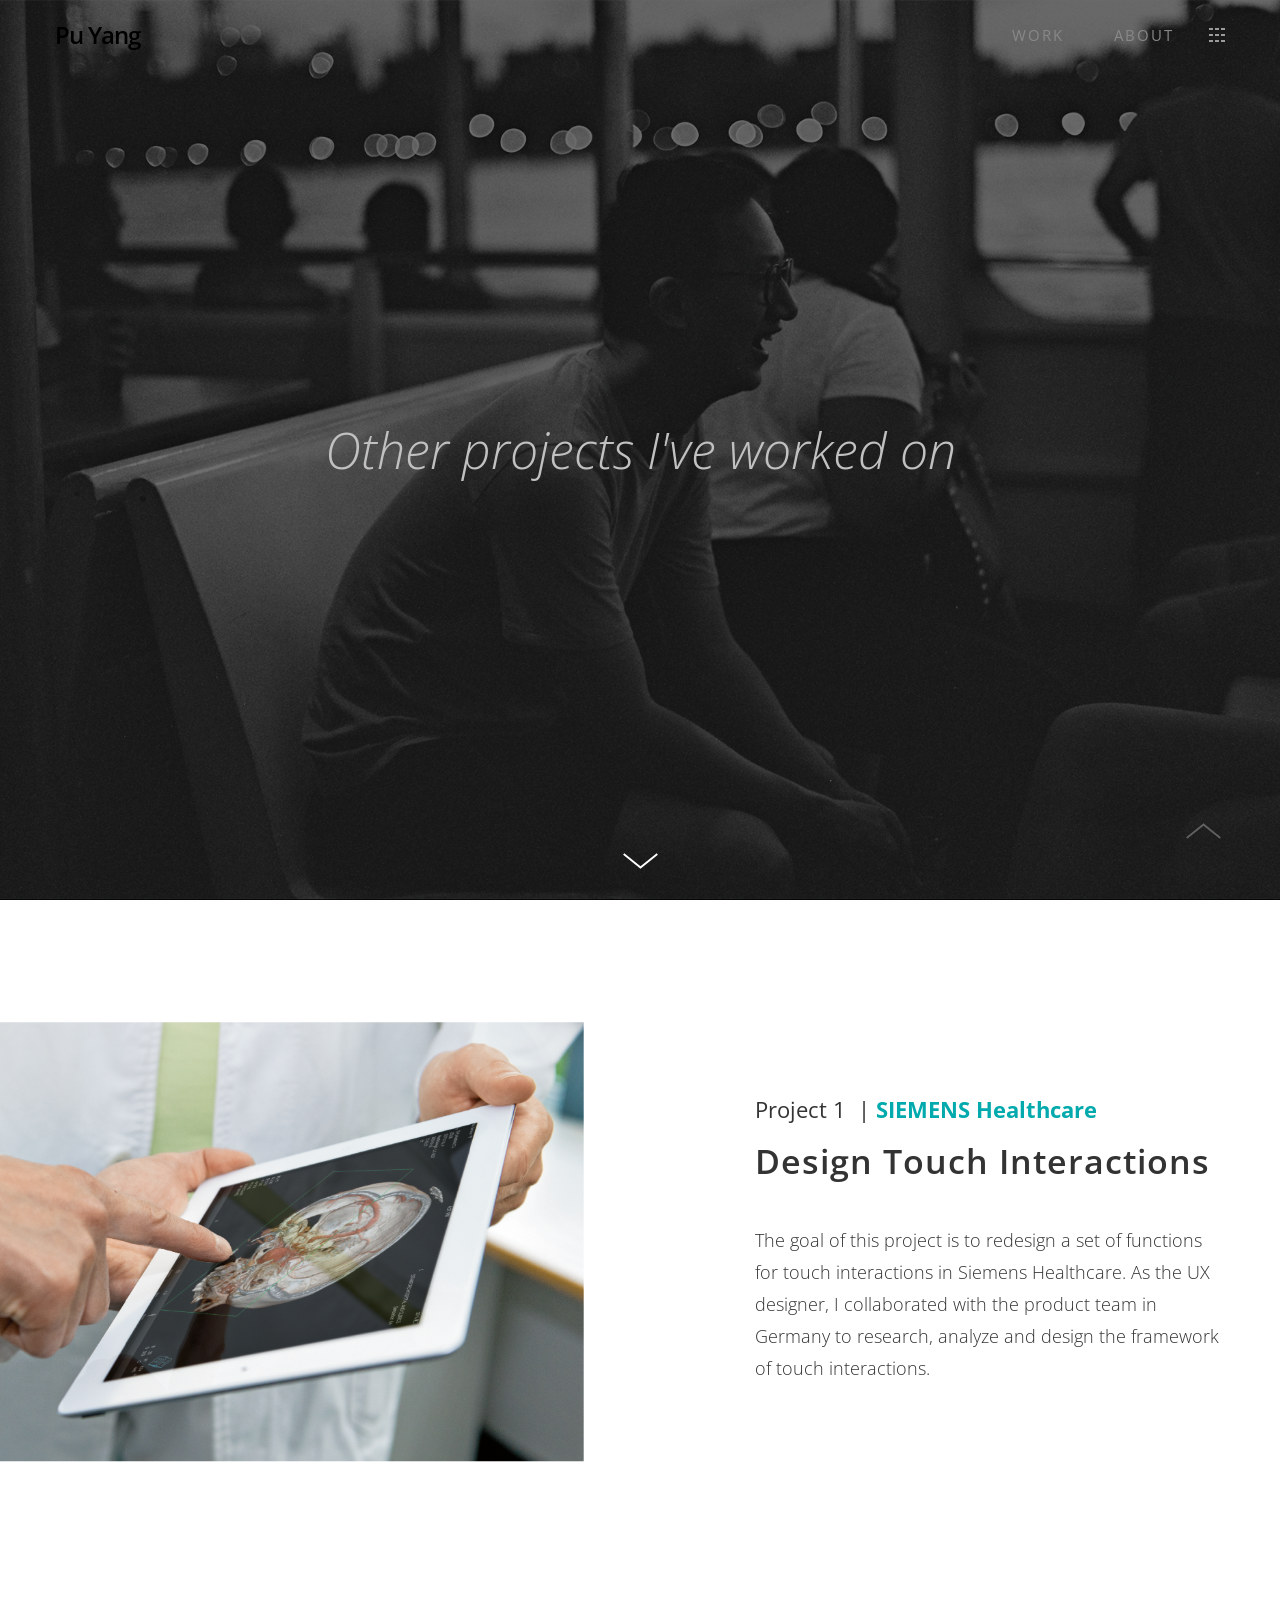
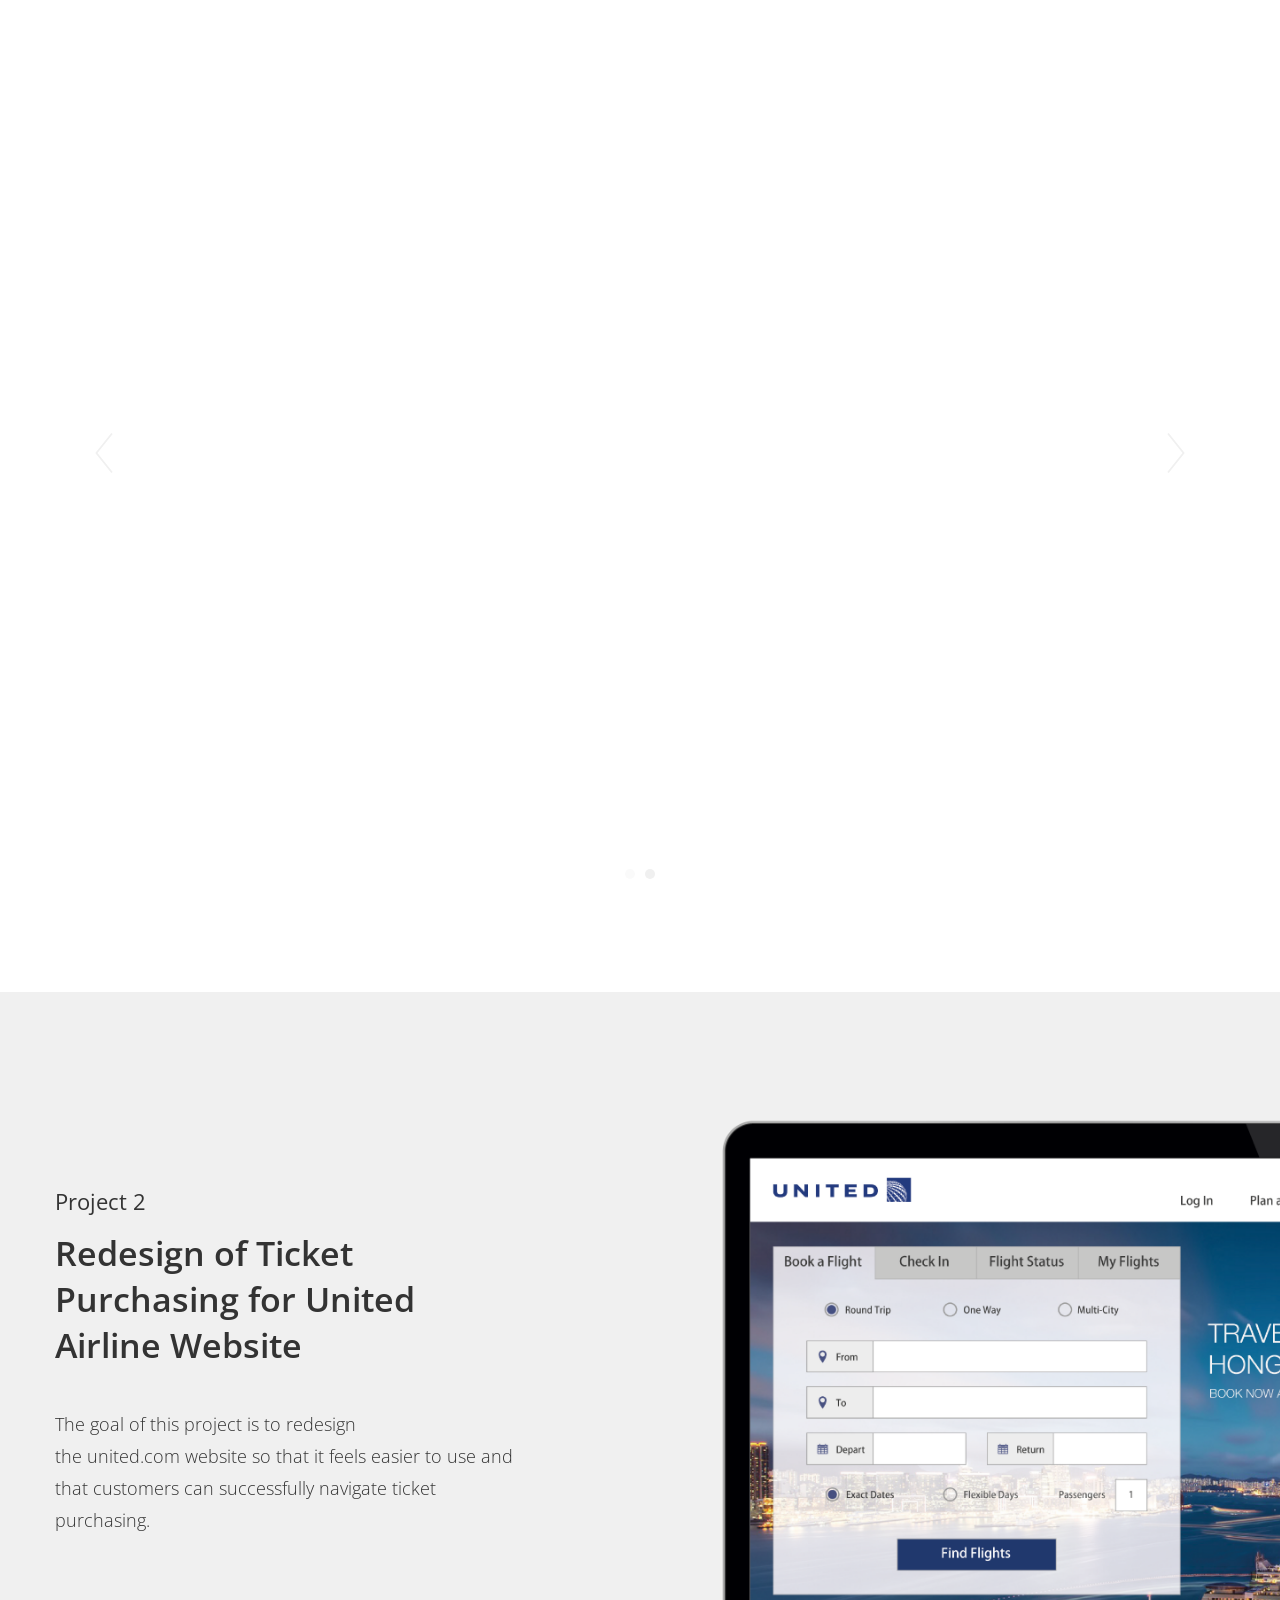
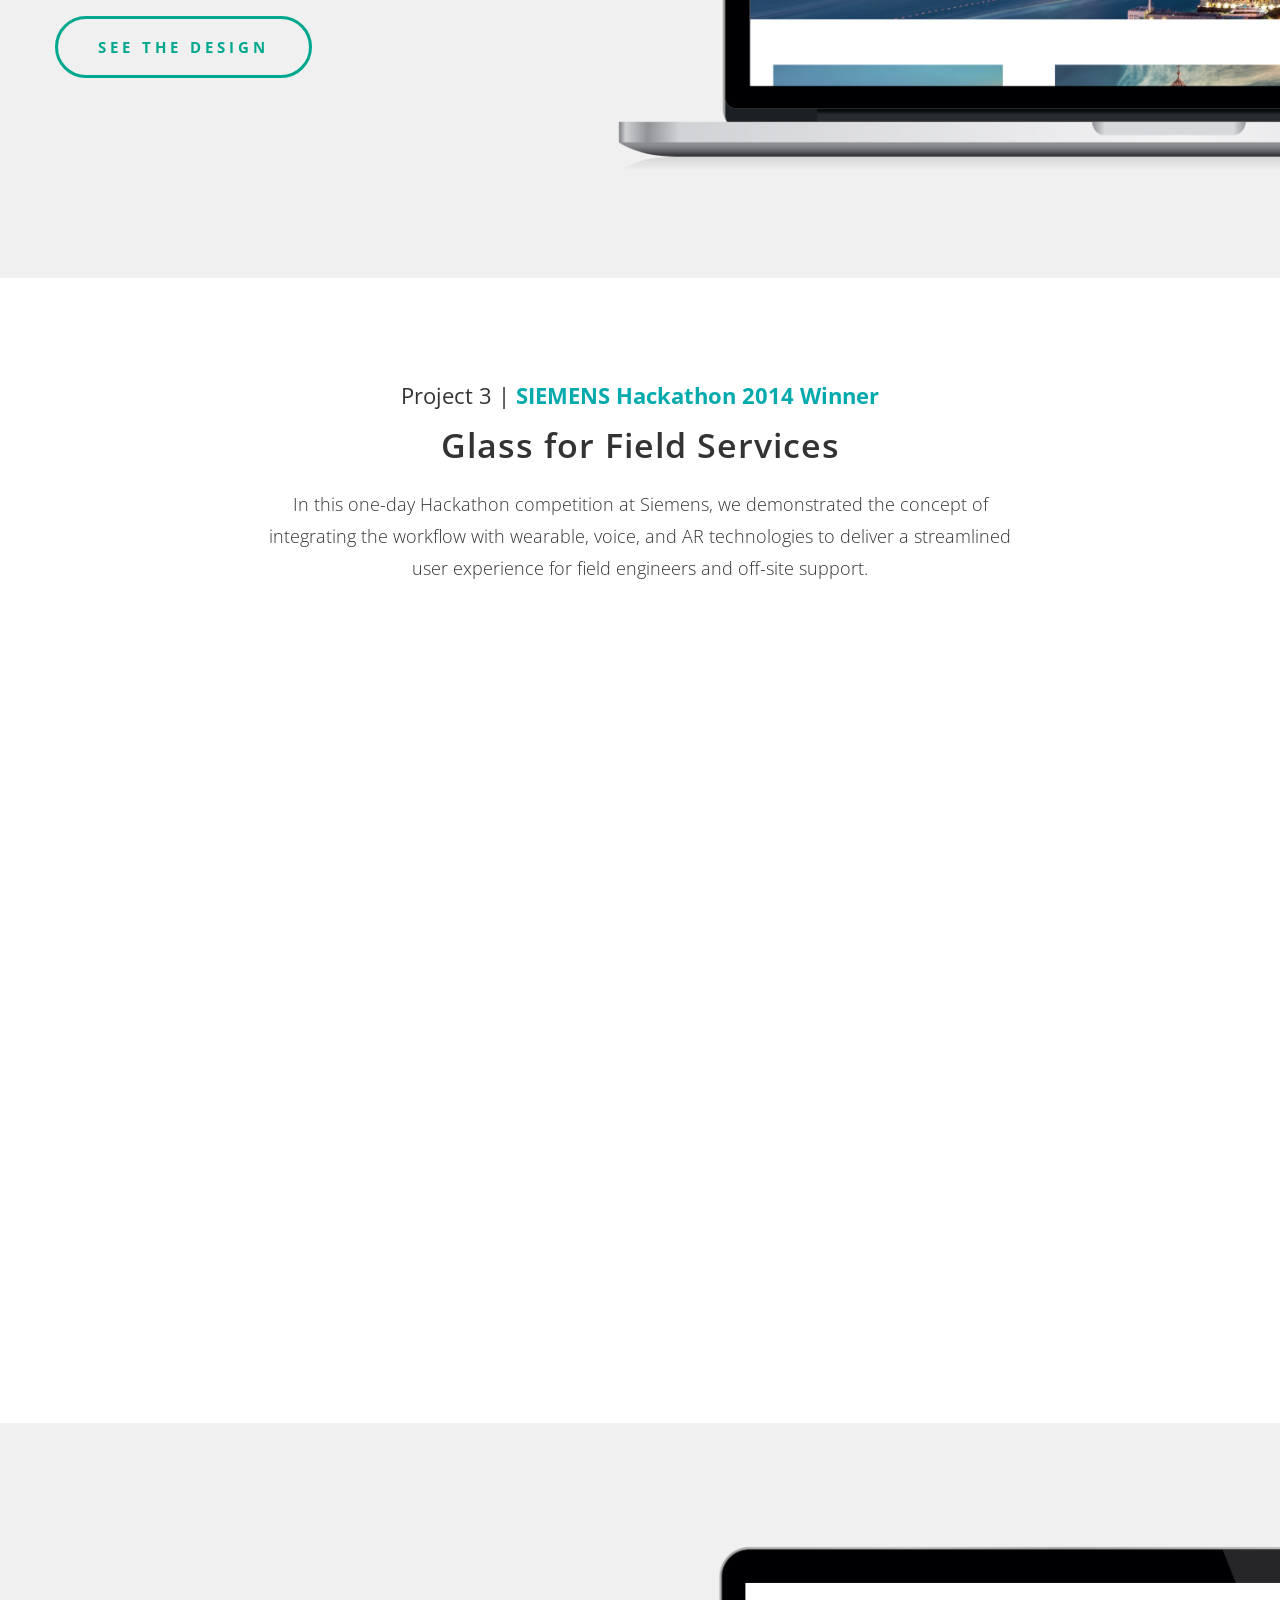
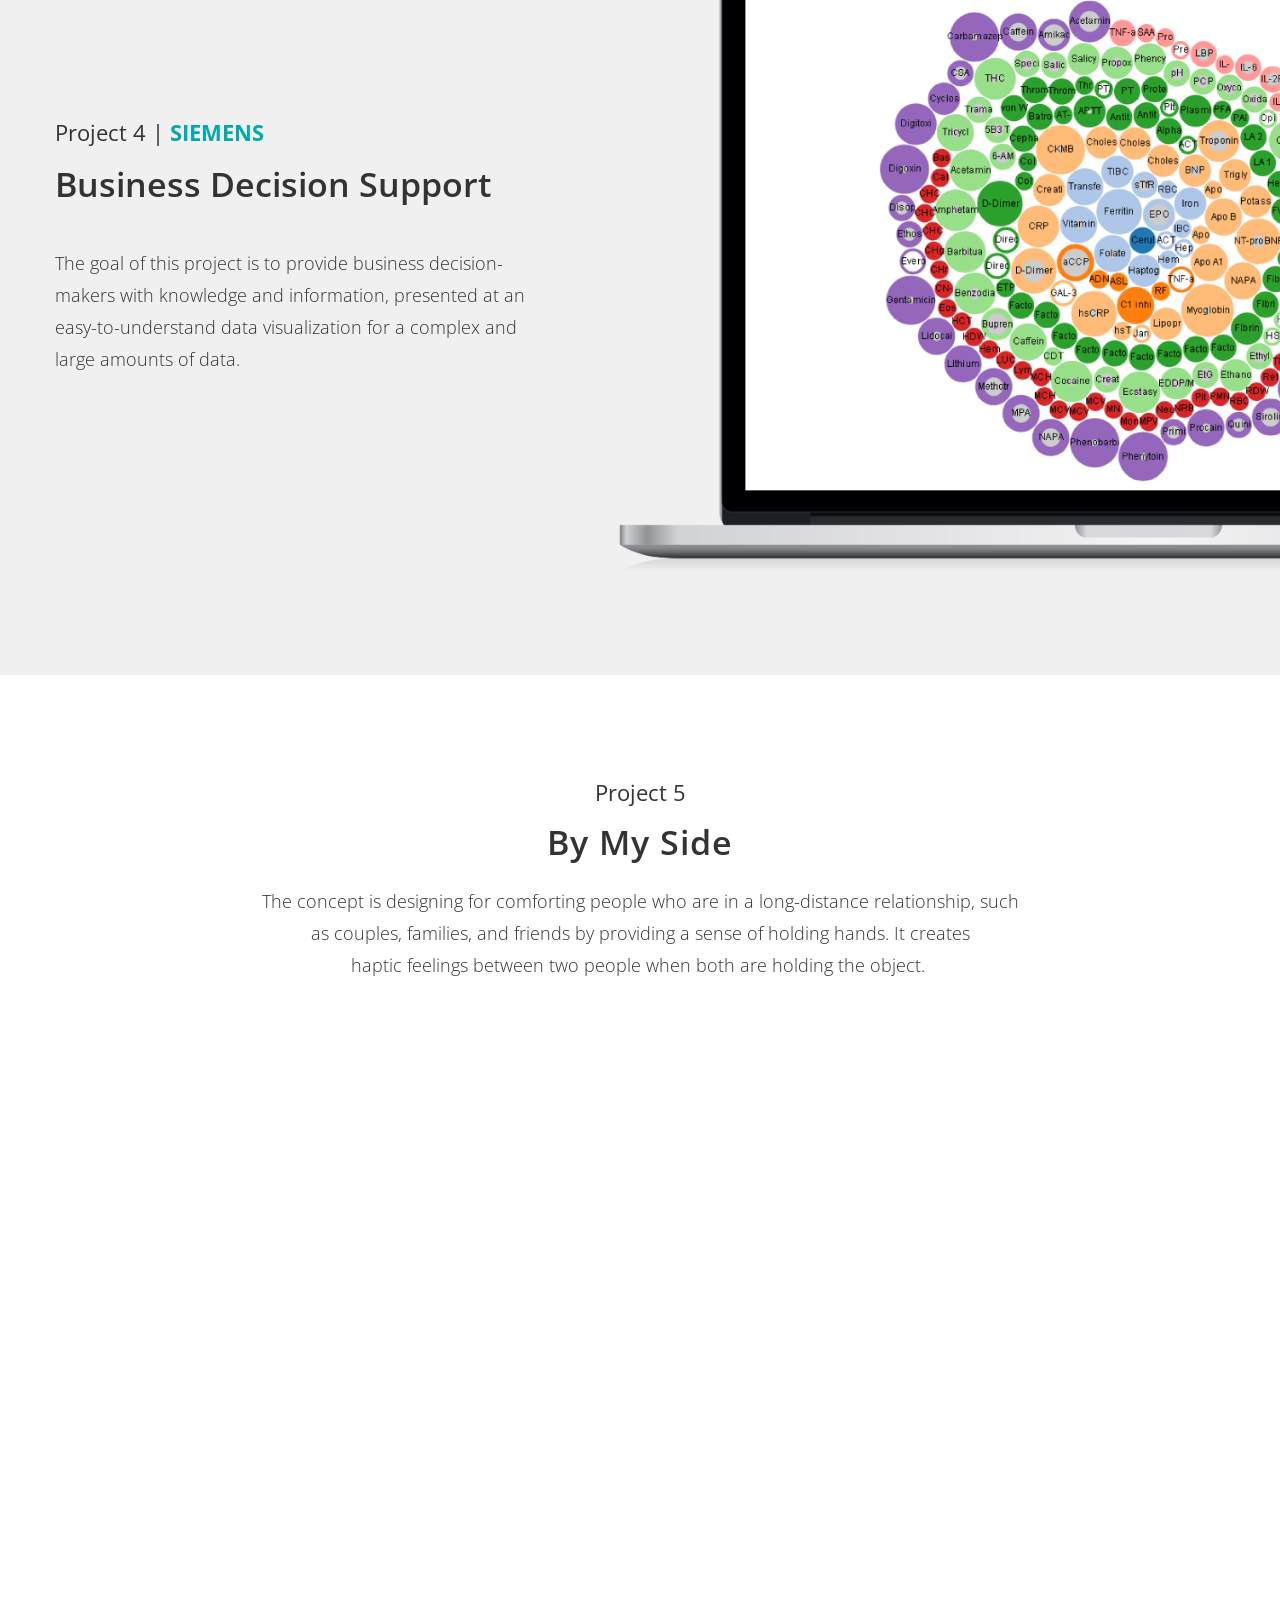
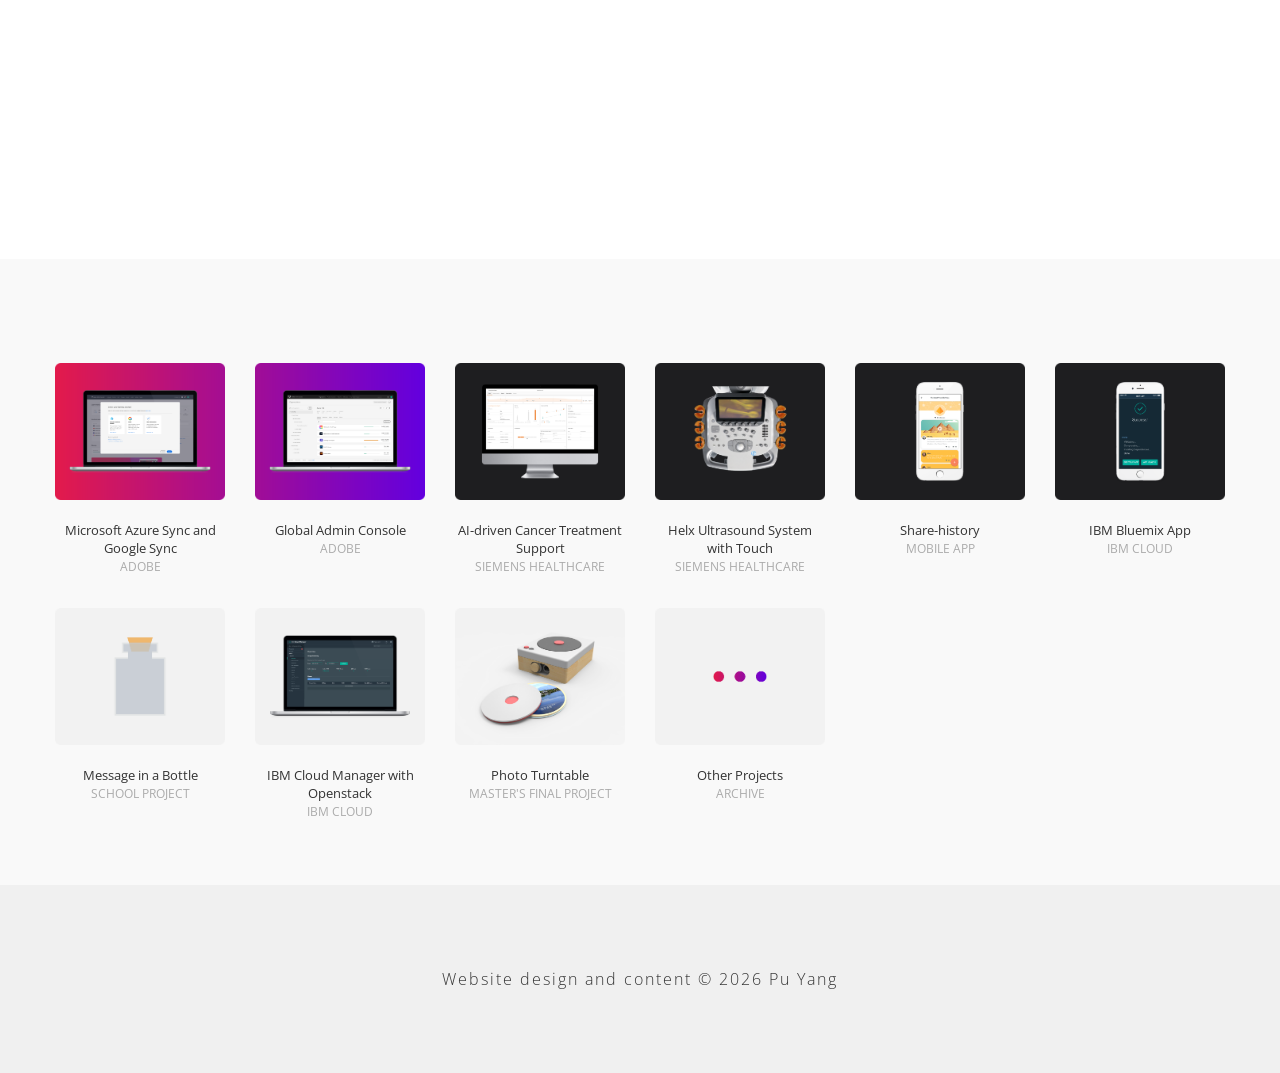
<file: work/work-collection/index.html>
<!DOCTYPE html>
<html lang="en-US" data-version="3.0.16">
	<head>
		<meta charset="UTF-8" />
		<meta name="viewport" content="width=device-width, initial-scale=1.0, maximum-scale=1.0" />
		<meta name="description" content="My Portfolio">
		<title>Pu Yang &rsaquo; Other Projects</title>

		<link type="text/css" rel="stylesheet" href="../../wp-content/themes/semplice/css/reset.css">
		<link data-fontset-id="ce-fontset" href="https://fonts.googleapis.com/css?family=Open+Sans:300,300italic,400,400italic,600,600italic,700,700italic" rel="stylesheet" type="text/css"><link data-fontset-id="ce-fontset" href="https://fonts.googleapis.com/css?family=PT+Serif:400,400italic" rel="stylesheet" type="text/css"><style id="ce-fontset" type="text/css">.light,.light_italic{font-family:"Open Sans", Arial, sans-serif;font-weight:300;}.regular,.regular_italic{font-family:"Open Sans", Arial, sans-serif;font-weight:400;}.semibold,.semibold_italic{font-family:"Open Sans", Arial, sans-serif;font-weight:600;}.bold,.bold_italic,strong,b{font-family:"Open Sans", Arial, sans-serif;font-weight:700;}.custom_one,.custom_one_italic{font-family:"PT Serif", Georgia, serif;font-weight:400;}.light_italic, .regular_italic, .semibold_italic, .bold_italic, .custom_one_italic {font-style:italic}.wysiwyg-ce h1, .wysiwyg-ce h2, .wysiwyg-ce h3, .wysiwyg-ce h4, .wysiwyg-ce h5, .wysiwyg-ce h6, #semplice h1, #semplice h2, #semplice h3, #semplice h4, #semplice h5, #semplice h6 { font-weight: 700; }</style>		<link type="text/css" rel="stylesheet" href="../../wp-content/themes/semplice/style.css">
		<style type="text/css" id="semplice-custom-css">.cover-256 .cover-headline h1 { font-size: 50px !important; line-height: 65px !important; }@media (min-width: 980px) and (max-width: 1199px) {.cover-256 .cover-headline h1 { font-size: 33.333333333333px !important; line-height: 38.461538461538px !important; }}@media (min-width: 768px) and (max-width: 979px) {.cover-256 .cover-headline h1 { font-size: 29.411764705882px !important; line-height: 35.714285714286px !important; }}@media (max-width: 767px) {.cover-256 .cover-headline h1 { font-size: 19.230769230769px !important; line-height: 22.727272727273px !important; }}@media (max-width: 567px) {.cover-256 .cover-headline h1 { font-size: 14.705882352941px !important; line-height: 16.666666666667px !important; }}#content { height: 100%; }.cover-256, .cover-256 .cover-image, .cover-256 .video-fadein { background-color: #000000 !important; }.cover-256 .cover-image { background-image: url(../../wp-content/uploads/2021/01/Group-172780@2x.png); }.cover-256 .cover-image { opacity: 0.80; }.cover-256 .cover-image { background-repeat:  !important; }.cover-256 .cover-image { background-size: cover; }.cover-256 .cover-image { background-position: top center; }.cover-256 .cover-headline h1 { color: #c1c1c1 !important; }.cover-256 .cover-headline h1 { text-transform: none !important; }.bar { background: #ffffff !important; }.cover-256 .see-more .icon svg { fill: #ffffff !important; }.cover-256 .see-more:hover .icon { transform: scale(1.15);-ms-transform: scale(1.15);-webkit-transform: scale(1.15); }div.logo a { color: #000000 !important; }header { top: -70px; }#fullscreen-menu { top: 70px; }#navbar, .controls a, div.loader, div.header-icon, #navbar-bg, .controls a span { height: 70px; }div.logo h1 { line-height: 70px !important; }.controls a svg, div.header-icon { margin-top: 23px !important; }section#blog, .post-password-form, section#not-found { margin-top: 70px !important; }.menu-style-nobutton ul li a, nav.standard ul li a { line-height: 70px !important; }.title-top { top: 70px; }.logo svg { margin-top: 24px; }#navbar-bg { background: #f9f9f9 !important; }#fullscreen-menu { background: rgb(255, 255, 255); background: rgba(255, 255, 255, 1); }#navbar-bg { opacity: 1; }#navbar { border-bottom: 1px solid transparent !important; }.transparent { opacity: 0 !important; }@media (max-width: 767px) {.transparent { background: #f9f9f9 !important; }}#navbar .controls a .nav-icon { background: #9b9b9b !important; }#navbar .controls a svg { fill: #9b9b9b !important; }#fullscreen-menu .menu-inner nav ul li a, .follow-links ul li a svg, nav.standard ul li a { letter-spacing: 2px !important; }#fullscreen-menu .menu-inner nav ul li a, .follow-links ul li a svg, nav.standard ul li a { text-transform: uppercase !important; }#navbar .controls a.project-panel-button { margin-right: -10px; padding-left: 10px; }nav.standard ul li a { padding: 0px 25px; }#fullscreen-menu .menu-inner nav { padding: 40px 0px; }nav.standard ul li a { text-decoration: none !important; }#fullscreen-menu .menu-inner nav ul li a { border-color:  !important; }#fullscreen-menu .menu-inner nav ul li.current-menu-item a, #fullscreen-menu .menu-inner nav ul li.current_page_item a, nav.standard ul li.current-menu-item a, nav.standard ul li.current_page_item a, #fullscreen-menu .menu-inner nav ul li.current-menu-item a:hover, #fullscreen-menu .menu-inner nav ul li.current_page_item a:hover, nav.standard ul li.current-menu-item a:hover, nav.standard ul li.current_page_item a:hover, .is-work nav.standard ul li.portfolio-grid a, .is-work #fullscreen-menu .menu-inner nav ul li.portfolio-grid a { color: #000000 !important; }nav.standard ul li.current-menu-item a, nav.standard ul li.current_page_item a, nav.standard ul li.current-menu-item a:hover, nav.standard ul li.current_page_item a:hover, .is-work nav.standard ul li.portfolio-grid a { text-decoration: none !important; }#fullscreen-menu .menu-inner nav ul li.current-menu-item a, #fullscreen-menu .menu-inner nav ul li.current_page_item a, #fullscreen-menu .menu-inner nav ul li.current-menu-item a:hover, #fullscreen-menu .menu-inner nav ul li.current_page_item a:hover, .is-work #fullscreen-menu .menu-inner nav ul li.portfolio-grid a { border-color: #000000 !important; }#fullscreen-menu .menu-inner nav ul li a:hover, .follow-links ul li a svg, nav.standard ul li a:hover { color: #d84c36 !important; }.follow-links ul li a:hover svg { fill: #d84c36 !important; }nav.standard ul li a:hover { text-decoration: none !important; }#fullscreen-menu .menu-inner nav ul li a:hover { border-color: #000000 !important; }nav.standard ul li a:hover { background: #transparent !important; }nav.standard ul li a { font-size: 15px !important; }#fullscreen-menu .menu-inner nav { margin-top: 70px !important; }#fullscreen-menu .menu-inner nav { top: 70px; transform: translate(0px, 0px); -webkit-transform: translate(0px, 0px); }#fullscreen-menu .menu-inner nav ul li { text-align: center; }#fullscreen-menu .menu-inner .follow-links { background: rgb(255, 255, 255); background: rgba(255, 255, 255, 1); }#fullscreen-menu .menu-inner .follow-links ul li a { padding-top: 5px; padding-bottom: 5px; }#fullscreen-menu .menu-inner .follow-links { border-top: 1px solid transparent !important; }#fullscreen-menu .menu-inner .follow-links ul li a { padding-right: 10px; padding-left: 10px; }#fullscreen-menu .menu-inner .follow-links ul li a svg { fill: #aaaaaa !important; }#fullscreen-menu .menu-inner .follow-links ul li a:hover svg { fill: #000000 !important; }#fullscreen-menu .menu-inner .follow-links ul li a:hover { background: #ffffff !important; }.project-panel-title h3 { opacity: 0; }.share-box { background: #ffffff !important; }.share-icons-wrapper p { color: #000000 !important; }.share-icon a svg { fill: #000000 !important; }body {background-color: #ffffff !important;}header { top: 0px !important; opacity: 1; }.fade-content, #project-panel-footer, #blog { opacity: 1 }.no-gutter-grid-sizer { width: 8.3333% !important; }.no-gutter-gutter-sizer { width: 0px; }.remove-gutter-yes { margin: 0px !important; }.masonry-span0{ width: 0% !important; float: left; }.masonry-span1{ width: 8.3333% !important; float: left; }.masonry-span2{ width: 16.6667% !important; float: left; }.masonry-span3{ width: 25% !important; float: left; }.masonry-span4{ width: 33.3333% !important; float: left; }.masonry-span5{ width: 41.6667% !important; float: left; }.masonry-span6{ width: 50% !important; float: left; }.masonry-span7{ width: 58.3333% !important; float: left; }.masonry-span8{ width: 66.6667% !important; float: left; }.masonry-span9{ width: 75% !important; float: left; }.masonry-span10{ width: 83.3333% !important; float: left; }.masonry-span11{ width: 91.6667% !important; float: left; }.masonry-span12{ width: 100% !important; float: left; }@media (max-width: 767px) {.masonry-span1, .masonry-span2, .masonry-span3, .masonry-span4, .masonry-span5, .masonry-span6, .masonry-span7, .masonry-span8, .masonry-span9, .masonry-span10, .masonry-span11, .masonry-span12 { width: 100% !important; }}.lightbox-overlay { background-color: rgba(255,255,255,0.98); -webkit-animation: fadein 0.35s; -moz-animation: fadein 0.35s; -ms-animation: fadein 0.35s; -o-animation: fadein 0.35s; animation: fadein 0.35s; }@keyframes fadein { from { background-color: rgba(255,255,255,0); } to { background-color: rgba(255,255,255,0.98); } }@-moz-keyframes fadein { from { background-color: rgba(255,255,255,0); } to { background-color: rgba(255,255,255,0.98); } }@-webkit-keyframes fadein { from { background-color: rgba(255,255,255,0); } to { background-color: rgba(255,255,255,0.98); } }@-ms-keyframes fadein { from { background-color: rgba(255,255,255,0); } to { background-color: rgba(255,255,255,0.98); } }@-o-keyframes fadein { from { background-color: rgba(255,255,255,0); } to { background-color: rgba(255,255,255,0.98); } }</style>

<link rel='stylesheet' id='wp-block-library-css' href='../../assets/vendor/css/block-library.min.css' type='text/css' media='all' />
<style id='wp-block-library-inline-css' type='text/css'>
.has-text-align-justify{text-align:justify;}
</style>
<style id='classic-theme-styles-inline-css' type='text/css'>
/*! This file is auto-generated */
.wp-block-button__link{color:#fff;background-color:#32373c;border-radius:9999px;box-shadow:none;text-decoration:none;padding:calc(.667em + 2px) calc(1.333em + 2px);font-size:1.125em}.wp-block-file__button{background:#32373c;color:#fff;text-decoration:none}
</style>
<style id='global-styles-inline-css' type='text/css'>
body{--wp--preset--color--black: #000000;--wp--preset--color--cyan-bluish-gray: #abb8c3;--wp--preset--color--white: #ffffff;--wp--preset--color--pale-pink: #f78da7;--wp--preset--color--vivid-red: #cf2e2e;--wp--preset--color--luminous-vivid-orange: #ff6900;--wp--preset--color--luminous-vivid-amber: #fcb900;--wp--preset--color--light-green-cyan: #7bdcb5;--wp--preset--color--vivid-green-cyan: #00d084;--wp--preset--color--pale-cyan-blue: #8ed1fc;--wp--preset--color--vivid-cyan-blue: #0693e3;--wp--preset--color--vivid-purple: #9b51e0;--wp--preset--gradient--vivid-cyan-blue-to-vivid-purple: linear-gradient(135deg,rgba(6,147,227,1) 0%,rgb(155,81,224) 100%);--wp--preset--gradient--light-green-cyan-to-vivid-green-cyan: linear-gradient(135deg,rgb(122,220,180) 0%,rgb(0,208,130) 100%);--wp--preset--gradient--luminous-vivid-amber-to-luminous-vivid-orange: linear-gradient(135deg,rgba(252,185,0,1) 0%,rgba(255,105,0,1) 100%);--wp--preset--gradient--luminous-vivid-orange-to-vivid-red: linear-gradient(135deg,rgba(255,105,0,1) 0%,rgb(207,46,46) 100%);--wp--preset--gradient--very-light-gray-to-cyan-bluish-gray: linear-gradient(135deg,rgb(238,238,238) 0%,rgb(169,184,195) 100%);--wp--preset--gradient--cool-to-warm-spectrum: linear-gradient(135deg,rgb(74,234,220) 0%,rgb(151,120,209) 20%,rgb(207,42,186) 40%,rgb(238,44,130) 60%,rgb(251,105,98) 80%,rgb(254,248,76) 100%);--wp--preset--gradient--blush-light-purple: linear-gradient(135deg,rgb(255,206,236) 0%,rgb(152,150,240) 100%);--wp--preset--gradient--blush-bordeaux: linear-gradient(135deg,rgb(254,205,165) 0%,rgb(254,45,45) 50%,rgb(107,0,62) 100%);--wp--preset--gradient--luminous-dusk: linear-gradient(135deg,rgb(255,203,112) 0%,rgb(199,81,192) 50%,rgb(65,88,208) 100%);--wp--preset--gradient--pale-ocean: linear-gradient(135deg,rgb(255,245,203) 0%,rgb(182,227,212) 50%,rgb(51,167,181) 100%);--wp--preset--gradient--electric-grass: linear-gradient(135deg,rgb(202,248,128) 0%,rgb(113,206,126) 100%);--wp--preset--gradient--midnight: linear-gradient(135deg,rgb(2,3,129) 0%,rgb(40,116,252) 100%);--wp--preset--font-size--small: 13px;--wp--preset--font-size--medium: 20px;--wp--preset--font-size--large: 36px;--wp--preset--font-size--x-large: 42px;--wp--preset--spacing--20: 0.44rem;--wp--preset--spacing--30: 0.67rem;--wp--preset--spacing--40: 1rem;--wp--preset--spacing--50: 1.5rem;--wp--preset--spacing--60: 2.25rem;--wp--preset--spacing--70: 3.38rem;--wp--preset--spacing--80: 5.06rem;--wp--preset--shadow--natural: 6px 6px 9px rgba(0, 0, 0, 0.2);--wp--preset--shadow--deep: 12px 12px 50px rgba(0, 0, 0, 0.4);--wp--preset--shadow--sharp: 6px 6px 0px rgba(0, 0, 0, 0.2);--wp--preset--shadow--outlined: 6px 6px 0px -3px rgba(255, 255, 255, 1), 6px 6px rgba(0, 0, 0, 1);--wp--preset--shadow--crisp: 6px 6px 0px rgba(0, 0, 0, 1);}:where(.is-layout-flex){gap: 0.5em;}:where(.is-layout-grid){gap: 0.5em;}body .is-layout-flow > .alignleft{float: left;margin-inline-start: 0;margin-inline-end: 2em;}body .is-layout-flow > .alignright{float: right;margin-inline-start: 2em;margin-inline-end: 0;}body .is-layout-flow > .aligncenter{margin-left: auto !important;margin-right: auto !important;}body .is-layout-constrained > .alignleft{float: left;margin-inline-start: 0;margin-inline-end: 2em;}body .is-layout-constrained > .alignright{float: right;margin-inline-start: 2em;margin-inline-end: 0;}body .is-layout-constrained > .aligncenter{margin-left: auto !important;margin-right: auto !important;}body .is-layout-constrained > :where(:not(.alignleft):not(.alignright):not(.alignfull)){max-width: var(--wp--style--global--content-size);margin-left: auto !important;margin-right: auto !important;}body .is-layout-constrained > .alignwide{max-width: var(--wp--style--global--wide-size);}body .is-layout-flex{display: flex;}body .is-layout-flex{flex-wrap: wrap;align-items: center;}body .is-layout-flex > *{margin: 0;}body .is-layout-grid{display: grid;}body .is-layout-grid > *{margin: 0;}:where(.wp-block-columns.is-layout-flex){gap: 2em;}:where(.wp-block-columns.is-layout-grid){gap: 2em;}:where(.wp-block-post-template.is-layout-flex){gap: 1.25em;}:where(.wp-block-post-template.is-layout-grid){gap: 1.25em;}.has-black-color{color: var(--wp--preset--color--black) !important;}.has-cyan-bluish-gray-color{color: var(--wp--preset--color--cyan-bluish-gray) !important;}.has-white-color{color: var(--wp--preset--color--white) !important;}.has-pale-pink-color{color: var(--wp--preset--color--pale-pink) !important;}.has-vivid-red-color{color: var(--wp--preset--color--vivid-red) !important;}.has-luminous-vivid-orange-color{color: var(--wp--preset--color--luminous-vivid-orange) !important;}.has-luminous-vivid-amber-color{color: var(--wp--preset--color--luminous-vivid-amber) !important;}.has-light-green-cyan-color{color: var(--wp--preset--color--light-green-cyan) !important;}.has-vivid-green-cyan-color{color: var(--wp--preset--color--vivid-green-cyan) !important;}.has-pale-cyan-blue-color{color: var(--wp--preset--color--pale-cyan-blue) !important;}.has-vivid-cyan-blue-color{color: var(--wp--preset--color--vivid-cyan-blue) !important;}.has-vivid-purple-color{color: var(--wp--preset--color--vivid-purple) !important;}.has-black-background-color{background-color: var(--wp--preset--color--black) !important;}.has-cyan-bluish-gray-background-color{background-color: var(--wp--preset--color--cyan-bluish-gray) !important;}.has-white-background-color{background-color: var(--wp--preset--color--white) !important;}.has-pale-pink-background-color{background-color: var(--wp--preset--color--pale-pink) !important;}.has-vivid-red-background-color{background-color: var(--wp--preset--color--vivid-red) !important;}.has-luminous-vivid-orange-background-color{background-color: var(--wp--preset--color--luminous-vivid-orange) !important;}.has-luminous-vivid-amber-background-color{background-color: var(--wp--preset--color--luminous-vivid-amber) !important;}.has-light-green-cyan-background-color{background-color: var(--wp--preset--color--light-green-cyan) !important;}.has-vivid-green-cyan-background-color{background-color: var(--wp--preset--color--vivid-green-cyan) !important;}.has-pale-cyan-blue-background-color{background-color: var(--wp--preset--color--pale-cyan-blue) !important;}.has-vivid-cyan-blue-background-color{background-color: var(--wp--preset--color--vivid-cyan-blue) !important;}.has-vivid-purple-background-color{background-color: var(--wp--preset--color--vivid-purple) !important;}.has-black-border-color{border-color: var(--wp--preset--color--black) !important;}.has-cyan-bluish-gray-border-color{border-color: var(--wp--preset--color--cyan-bluish-gray) !important;}.has-white-border-color{border-color: var(--wp--preset--color--white) !important;}.has-pale-pink-border-color{border-color: var(--wp--preset--color--pale-pink) !important;}.has-vivid-red-border-color{border-color: var(--wp--preset--color--vivid-red) !important;}.has-luminous-vivid-orange-border-color{border-color: var(--wp--preset--color--luminous-vivid-orange) !important;}.has-luminous-vivid-amber-border-color{border-color: var(--wp--preset--color--luminous-vivid-amber) !important;}.has-light-green-cyan-border-color{border-color: var(--wp--preset--color--light-green-cyan) !important;}.has-vivid-green-cyan-border-color{border-color: var(--wp--preset--color--vivid-green-cyan) !important;}.has-pale-cyan-blue-border-color{border-color: var(--wp--preset--color--pale-cyan-blue) !important;}.has-vivid-cyan-blue-border-color{border-color: var(--wp--preset--color--vivid-cyan-blue) !important;}.has-vivid-purple-border-color{border-color: var(--wp--preset--color--vivid-purple) !important;}.has-vivid-cyan-blue-to-vivid-purple-gradient-background{background: var(--wp--preset--gradient--vivid-cyan-blue-to-vivid-purple) !important;}.has-light-green-cyan-to-vivid-green-cyan-gradient-background{background: var(--wp--preset--gradient--light-green-cyan-to-vivid-green-cyan) !important;}.has-luminous-vivid-amber-to-luminous-vivid-orange-gradient-background{background: var(--wp--preset--gradient--luminous-vivid-amber-to-luminous-vivid-orange) !important;}.has-luminous-vivid-orange-to-vivid-red-gradient-background{background: var(--wp--preset--gradient--luminous-vivid-orange-to-vivid-red) !important;}.has-very-light-gray-to-cyan-bluish-gray-gradient-background{background: var(--wp--preset--gradient--very-light-gray-to-cyan-bluish-gray) !important;}.has-cool-to-warm-spectrum-gradient-background{background: var(--wp--preset--gradient--cool-to-warm-spectrum) !important;}.has-blush-light-purple-gradient-background{background: var(--wp--preset--gradient--blush-light-purple) !important;}.has-blush-bordeaux-gradient-background{background: var(--wp--preset--gradient--blush-bordeaux) !important;}.has-luminous-dusk-gradient-background{background: var(--wp--preset--gradient--luminous-dusk) !important;}.has-pale-ocean-gradient-background{background: var(--wp--preset--gradient--pale-ocean) !important;}.has-electric-grass-gradient-background{background: var(--wp--preset--gradient--electric-grass) !important;}.has-midnight-gradient-background{background: var(--wp--preset--gradient--midnight) !important;}.has-small-font-size{font-size: var(--wp--preset--font-size--small) !important;}.has-medium-font-size{font-size: var(--wp--preset--font-size--medium) !important;}.has-large-font-size{font-size: var(--wp--preset--font-size--large) !important;}.has-x-large-font-size{font-size: var(--wp--preset--font-size--x-large) !important;}
.wp-block-navigation a:where(:not(.wp-element-button)){color: inherit;}
:where(.wp-block-post-template.is-layout-flex){gap: 1.25em;}:where(.wp-block-post-template.is-layout-grid){gap: 1.25em;}
:where(.wp-block-columns.is-layout-flex){gap: 2em;}:where(.wp-block-columns.is-layout-grid){gap: 2em;}
.wp-block-pullquote{font-size: 1.5em;line-height: 1.6;}
</style>
<link rel='stylesheet' id='mediaelement-css' href='../../assets/vendor/mediaelement/mediaelementplayer-legacy.min.css' type='text/css' media='all' />
<link rel='stylesheet' id='wp-mediaelement-css' href='../../assets/vendor/mediaelement/wp-mediaelement.min.css' type='text/css' media='all' />
<script type="text/javascript" src="../../assets/vendor/jquery/jquery.min.js" id="jquery-core-js"></script>
<script type="text/javascript" src="../../assets/vendor/jquery/jquery-migrate.min.js" id="jquery-migrate-js"></script>

<link rel="canonical" href="../../work/work-collection/" />

<!-- Jetpack Open Graph Tags -->
<meta property="og:type" content="article" />
<meta property="og:title" content="Other Projects" />
<meta property="og:url" content="../../work/work-collection/" />
<meta property="og:description" content="Visit the post for more." />
<meta property="article:published_time" content="2017-06-04T21:58:57+00:00" />
<meta property="article:modified_time" content="2021-03-26T06:11:02+00:00" />
<meta property="og:site_name" content="Pu Yang" />
<meta property="og:image" content="../../wp-content/uploads/2021/03/cropped-Group-168716@2x.png" />
<meta property="og:image:width" content="512" />
<meta property="og:image:height" content="512" />
<meta property="og:locale" content="en_US" />
<meta name="twitter:text:title" content="Other Projects" />
<meta name="twitter:image" content="../../wp-content/uploads/2021/03/cropped-Group-168716@2x-270x270.png" />
<meta name="twitter:card" content="summary" />
<meta name="twitter:description" content="Visit the post for more." />

<!-- End Jetpack Open Graph Tags -->
<link rel="icon" href="../../wp-content/uploads/2021/03/cropped-Group-168716@2x-32x32.png" sizes="32x32" />
<link rel="icon" href="../../wp-content/uploads/2021/03/cropped-Group-168716@2x-192x192.png" sizes="192x192" />
<link rel="apple-touch-icon" href="../../wp-content/uploads/2021/03/cropped-Group-168716@2x-180x180.png" />
<meta name="msapplication-TileImage" content="../../wp-content/uploads/2021/03/cropped-Group-168716@2x-270x270.png" />
		<!-- Facebook -->
		<meta property="og:title" content="Pu Yang &rsaquo; Other Projects" />
		<meta property="og:url" content="../../work/work-collection/" />
		<meta property="og:site_name" content="Pu Yang"/>
							<meta property="og:image" content="" />
		   
		<!-- bottom admin bar -->
		<style>html{margin-top:0px!important;}#wpadminbar{top:auto!important;bottom:0;}}</style>
	</head>
	<body class="work-template-default single single-work postid-256 no-transitions is-work mejs-semplice-ui">
				<div id="project-panel-header">
			
<!-- Project Panel -->
<section id="project-panel" class="fade">
	<div class="project-panel">
		<div class="container">
			<div class="row">
				<div class="project-panel-title span11">
					<h3 class="light ">More selected projects</h3>
				</div>
								<div class="project-panel-close span1">
            		<div class="close-project-panel light"><svg version="1.1" id="Ebene_1" xmlns="http://www.w3.org/2000/svg" xmlns:xlink="http://www.w3.org/1999/xlink" x="0px" y="0px"
	 width="20px" height="20px" viewBox="0 0 20 20" enable-background="new 0 0 20 20" xml:space="preserve">
<g>
	
		<rect x="-4.164" y="9.532" transform="matrix(0.706 0.7082 -0.7082 0.706 10.0446 -4.1327)" width="28.329" height="1"/>
</g>
<g>
	<rect x="9.5" y="-4.142" transform="matrix(0.7071 0.7071 -0.7071 0.7071 10 -4.1421)" width="1" height="28.284"/>
</g>
</svg>
</div>
				</div>
							</div>
			
			<div class="row">
        		<div class="project-panel-thumbs">
														<div class="project-panel-thumb">
										<a class="project-panel-link" data-project-panel="true" href="../../work/microsoft-azure-and-google-sync/" title="Microsoft Azure Sync and Google Sync">
																							<img alt="Microsoft Azure Sync and Google Sync" src="../../wp-content/uploads/2020/12/small1.png" width="1710" height="1380" />
																						<h3>Microsoft Azure Sync and Google Sync<br /><span class="regular">ADOBE</span></h3>
										</a>
									</div>
														<div class="project-panel-thumb">
										<a class="project-panel-link" data-project-panel="true" href="../../work/adobe-global-admin-console/" title="Global Admin Console">
																							<img alt="Global Admin Console" src="../../wp-content/uploads/2020/11/small2.png" width="1710" height="1380" />
																						<h3>Global Admin Console<br /><span class="regular">ADOBE</span></h3>
										</a>
									</div>
														<div class="project-panel-thumb">
										<a class="project-panel-link" data-project-panel="true" href="../../work/decision-support-for-cancer-treatment/" title="AI-driven Cancer Treatment Support">
																							<img alt="AI-driven Cancer Treatment Support" src="../../wp-content/uploads/2017/08/4-1.png" width="1710" height="1380" />
																						<h3>AI-driven Cancer Treatment Support<br /><span class="regular">SIEMENS HEALTHCARE</span></h3>
										</a>
									</div>
														<div class="project-panel-thumb">
										<a class="project-panel-link" data-project-panel="true" href="../../work/helx-touch/" title="Helx Ultrasound System with Touch">
																							<img alt="Helx Ultrasound System with Touch" src="../../wp-content/uploads/2017/05/5-2.png" width="1710" height="1380" />
																						<h3>Helx Ultrasound System with Touch<br /><span class="regular">SIEMENS HEALTHCARE</span></h3>
										</a>
									</div>
														<div class="project-panel-thumb">
										<a class="project-panel-link" data-project-panel="true" href="../../work/sharestory/" title="Share-history">
																							<img alt="Share-history" src="../../wp-content/uploads/2021/01/3-1.png" width="1710" height="1380" />
																						<h3>Share-history<br /><span class="regular">MOBILE APP</span></h3>
										</a>
									</div>
														<div class="project-panel-thumb">
										<a class="project-panel-link" data-project-panel="true" href="../../work/bluemix/" title="IBM Bluemix App">
																							<img alt="IBM Bluemix App" src="../../wp-content/uploads/2015/04/6-1.png" width="1710" height="1380" />
																						<h3>IBM Bluemix App<br /><span class="regular">IBM CLOUD</span></h3>
										</a>
									</div>
														<div class="project-panel-thumb">
										<a class="project-panel-link" data-project-panel="true" href="../../work/message-in-the-bottle/" title="Message in a Bottle">
																							<img alt="Message in a Bottle" src="../../wp-content/uploads/2017/06/7-1.png" width="1710" height="1380" />
																						<h3>Message in a Bottle<br /><span class="regular">SCHOOL PROJECT</span></h3>
										</a>
									</div>
														<div class="project-panel-thumb">
										<a class="project-panel-link" data-project-panel="true" href="../../work/ibm-cloud-manager/" title="IBM Cloud Manager with Openstack">
																							<img alt="IBM Cloud Manager with Openstack" src="../../wp-content/uploads/2017/07/8-3.png" width="1710" height="1380" />
																						<h3>IBM Cloud Manager with Openstack<br /><span class="regular">IBM CLOUD</span></h3>
										</a>
									</div>
														<div class="project-panel-thumb">
										<a class="project-panel-link" data-project-panel="true" href="../../work/photo-turntable/" title="Photo Turntable">
																							<img alt="Photo Turntable" src="../../wp-content/uploads/2017/05/9-2.png" width="1710" height="1380" />
																						<h3>Photo Turntable<br /><span class="regular">MASTER'S FINAL PROJECT</span></h3>
										</a>
									</div>
														<div class="project-panel-thumb">
										<a class="project-panel-link" data-project-panel="true" href="../../work/work-collection/" title="Other Projects">
																							<img alt="Other Projects" src="../../wp-content/uploads/2017/06/10-1.png" width="1710" height="1380" />
																						<h3>Other Projects<br /><span class="regular">ARCHIVE</span></h3>
										</a>
									</div>
					        		</div>
			</div>
		</div>
	</div>
</section>
		</div>
						<header >
			<div id="navbar-bg" class="transparent" data-transparent-bar="true" data-navbar-opacity="1" data-dropdown-transparent="disabled"><!-- header bar background --></div>
			<div id="navbar">
			<div class="container"><div class="row"><div class="span12 navbar-inner"><div class="logo custom"><h1 class="semibold"><nobr><a id="logo" href="../../index.html">Pu Yang</a></nobr></h1></div><div class="nav-wrapper"><nav class="standard regular"><div class="menu"><ul>
<li class="page_item page-item-62"><a href="../../index.html">Work</a></li>
<li class="page_item page-item-284"><a href="../../about/">About</a></li>
</ul></div>
</nav><div class="controls">
					<a class="open-nav menu-responsive">
						<span class="nav-icon"></span>
					</a>
				
					<a class="project-panel-button menu-icon">
						<span><svg version="1.1" id="Ebene_1" xmlns="http://www.w3.org/2000/svg" xmlns:xlink="http://www.w3.org/1999/xlink" x="0px" y="0px"
	 width="16px" height="24px" viewBox="0 0 16 24" enable-background="new 0 0 16 24" xml:space="preserve">
<rect x="12" y="5" width="4" height="2"/>
<rect x="6" y="5" width="4" height="2"/>
<rect y="5" width="4" height="2"/>
<rect x="12" y="11" width="4" height="2"/>
<rect x="6" y="11" width="4" height="2"/>
<rect y="11" width="4" height="2"/>
<rect x="12" y="17" width="4" height="2"/>
<rect x="6" y="17" width="4" height="2"/>
<rect y="17" width="4" height="2"/>
</svg></span>
					</a>
				</div></div></div></div></div>			</div>
		</header>
		<div id="fullscreen-menu" class="standard-height">
			<div class="menu-inner">
				<nav class="fs-26px light">
					<div class="menu"><ul>
<li class="page_item page-item-62"><a href="../../index.html">Work</a></li>
<li class="page_item page-item-284"><a href="../../about/">About</a></li>
</ul></div>
				</nav>
				<div class="follow-links">
					<ul>
											</ul>
				</div>
			</div>
		</div>
		<div id="wrapper">
			<div id="content">
	
		<div class="cover-256 fullscreen-cover" data-bg-type="image" data-cover-id="256">						<div class="cover-image" data-parallax-scrolling="enabled"  ></div>
									<div class="container">
				<div class="row">
					<div class="cover-headline span12 middle center" data-headline-format="text">
													<h1 class="light_italic">Other projects I've worked on </h1>
											</div>
				</div>
			</div>
						<div class="see-more">
			<div class="icon"><svg version="1.1" id="Ebene_2_1_" xmlns="http://www.w3.org/2000/svg" xmlns:xlink="http://www.w3.org/1999/xlink" x="0px" y="0px"
	 width="53px" height="20px" viewBox="0 0 53 20" enable-background="new 0 0 53 20" xml:space="preserve">
<g>
	<polygon points="26.5,17.688 9.114,3.779 10.303,2.312 26.5,15.269 42.697,2.313 43.886,3.779 	"/>
</g>
</svg>
</div>
		</div>
	</div>		
			<!-- content fade -->
		<div class="fade-content">
			<div id="content-holder" class=""><div id="content_qe7w0vva6" class="multi-column" style="">

				<div class="mc-content-container" style="padding-top: 200px;padding-bottom: 200px;background-image: url(../../wp-content/uploads/2017/06/2Artboard-2-copy-2@2x-1.png);background-repeat: no-repeat;background-size: cover;background-position: 50% 0%;background-color: #ffffff;" data-content-id="content_qe7w0vva6" data-content-type="multi-column"><div id="masonry-content_qe7w0vva6" class="container" style="background-color: transparent; position: relative; height: 284px;"><div class="row"><div class="grid-sizer"></div><div class="gutter-sizer"></div><div class="span7 masonry-item remove-gutter- masonry-offset" style="background-color: transparent; position: absolute; left: 0px; top: 0px;"><!-- Masonry offset --></div><div class="span5 masonry-item remove-gutter-" style="background-color: transparent; position: absolute; left: 700px; top: 0px;"><div class="mc-sub-content-container" style="padding-bottom: 20px;background-color: transparent;" data-content-id="content_qe7w0vva6" data-content-type="multi-column">
				<div class="single-edit" style="display: none;">
					<ul>
						<li><a class="edit-single" data-single-edit-content-id="column_content_8xvbevcbn" data-single-edit-column-id="#column_vm5ia49ik" data-single-edit-content-type="column-content-p">Single Edit</a></li>
						<li><a class="edit-column">Column Edit</a></li>
					</ul>
				</div>
			<div data-content-id="content_qe7w0vva6" data-paragraph-id="content_qe7w0vva6" data-content-type="multi-column" class="wysiwyg-ce  "><p data-line-height="18px" data-font-size="22px"><span class="bold"><span class="regular">Project 1 </span></span><span class="regular"> | </span><span style="color:#02aaad;"><span class="bold">SIEMENS Healthcare</span></span></p></div></div><div class="mc-sub-content-container" style="padding-bottom: 40px;background-color: transparent;" data-content-id="content_qe7w0vva6" data-content-type="multi-column">
				<div class="single-edit" style="display: none;">
					<ul>
						<li><a class="edit-single" data-single-edit-content-id="column_content_4co47kk4x" data-single-edit-column-id="#column_vm5ia49ik" data-single-edit-content-type="column-content-p">Single Edit</a></li>
						<li><a class="edit-column">Column Edit</a></li>
					</ul>
				</div>
			<div data-content-id="content_qe7w0vva6" data-paragraph-id="content_qe7w0vva6" data-content-type="multi-column" class="wysiwyg-ce  "><p data-font-size="34px"><font face="Open Sans, Arial, sans-serif"><span style="font-weight: 600; letter-spacing: 1px;">Design Touch Interactions </span></font></p></div></div><div class="mc-sub-content-container" style="background-color: transparent;" data-content-id="content_qe7w0vva6" data-content-type="multi-column">
				<div class="single-edit" style="display: none;">
					<ul>
						<li><a class="edit-single" data-single-edit-content-id="column_content_xbmdpf2mk" data-single-edit-column-id="#column_vm5ia49ik" data-single-edit-content-type="column-content-p">Single Edit</a></li>
						<li><a class="edit-column">Column Edit</a></li>
					</ul>
				</div>
			<div data-content-id="content_qe7w0vva6" data-paragraph-id="content_qe7w0vva6" data-content-type="multi-column" class="wysiwyg-ce  "><p><span class="light">The goal of this project is to redesign a set of functions for touch interactions in Siemens Healthcare. As the UX designer, I collaborated with the product team in Germany to research, analyze and design the framework of touch interactions.</span></p></div></div></div></div></div>
		<script type="text/javascript">
			(function ($) {
				$(document).ready(function () {
					/* init masonry */
					var $grid = $("#masonry-content_qe7w0vva6");

					$grid.masonry({
						itemSelector: ".masonry-item",
						columnWidth: ".grid-sizer",
						gutter: ".gutter-sizer",
						transitionDuration: 0,
						isResizable: true,

					});

                	/* layout Masonry after each image loads */
                	$grid.imagesLoaded().progress(function() {
	                  	$grid.masonry("layout");
                	});

				});
			})(jQuery);
		</script>
		</div></div><div id="content_13pid4f7m" class="multi-column" style="">
				<div class="mc-content-container" style="padding-top: 80px;padding-bottom: 100px;background-color: #ffffff;" data-content-id="content_13pid4f7m" data-content-type="multi-column"><div id="masonry-content_13pid4f7m" class="container" style="background-color: transparent; position: relative; height: 778.422px;"><div class="row"><div class="grid-sizer"></div><div class="gutter-sizer"></div><div class="span12 masonry-item remove-gutter-" style="background-color: transparent; position: absolute; left: 0px; top: 0px;"><div class="mc-sub-content-container" style="background-color: transparent;" data-content-id="content_13pid4f7m" data-content-type="multi-column">
				<div class="single-edit" style="display: none;">
					<ul>
						<li><a class="edit-single" data-single-edit-content-id="column_content_sv6gf3fib" data-single-edit-column-id="#column_o4pow6r8o" data-single-edit-content-type="column-content-gallery">Single Edit</a></li>
						<li><a class="edit-column">Column Edit</a></li>
					</ul>
				</div>
			<div class="slider-wrapper pagination-below" data-gallery-mc-id="column_content_sv6gf3fib"><div class="is-gallery"></div><div class="gallery-preview"><img decoding="async" src="../../wp-content/uploads/2017/06/1Framework-copy@2x.png"></div><ul class="slider" id="slider-column_content_sv6gf3fib"><li><img decoding="async" src="../../wp-content/uploads/2017/06/1Framework-copy@2x.png" alt="" /></li><li><img decoding="async" src="../../wp-content/uploads/2017/06/1Framework-copy-2@2x.png" alt="" /></li></ul>
		<script>
			(function($) {
				$(document).ready(function () {
					$("head").append('<style id="gallery_css_content_13pid4f7m #slider-column_content_sv6gf3fib">#content_13pid4f7m [data-gallery-mc-id="column_content_sv6gf3fib"] .slider_nav svg { fill: #f0f0f0 !important; }#content_13pid4f7m [data-gallery-mc-id="column_content_sv6gf3fib"] .slider_tabs li a { background: #f0f0f0 !important; }</style>');
					$("#content_13pid4f7m #slider-column_content_sv6gf3fib").responsiveSlides({
						auto: true,
						nav: true,
						pager: true,
						speed: 500,
						timeout: 2000,
						namespace: "slider"
					});
				});
			})(jQuery);
		</script>
	</div></div></div></div></div>
		<script type="text/javascript">
			(function ($) {
				$(document).ready(function () {
					/* init masonry */
					var $grid = $("#masonry-content_13pid4f7m");

					$grid.masonry({
						itemSelector: ".masonry-item",
						columnWidth: ".grid-sizer",
						gutter: ".gutter-sizer",
						transitionDuration: 0,
						isResizable: true,

					});

                	/* layout Masonry after each image loads */
                	$grid.imagesLoaded().progress(function() {
	                  	$grid.masonry("layout");
                	});

				});
			})(jQuery);
		</script>
		</div></div><div id="content_ihozjvoch" class="multi-column">

				<div class="mc-content-container" style="padding-top: 200px;padding-bottom: 200px;background-image: url(../../wp-content/uploads/2017/06/Artboard-2-copy-5@2x.png);background-repeat: no-repeat;background-size: cover;background-position: 50% 0%;background-color: #f0f0f0;" data-content-id="content_ihozjvoch" data-content-type="multi-column"><div id="masonry-content_ihozjvoch" class="container" style="background-color: transparent; position: relative; height: 491px;"><div class="row"><div class="grid-sizer"></div><div class="gutter-sizer"></div><div class="span5 masonry-item remove-gutter-" style="background-color: transparent; position: absolute; left: 0px; top: 0px;"><div class="mc-sub-content-container" style="padding-bottom: 20px;background-color: transparent;" data-content-id="content_ihozjvoch" data-content-type="multi-column">
				<div class="single-edit" style="display: none;">
					<ul>
						<li><a class="edit-single" data-single-edit-content-id="column_content_8xvbevcbn" data-single-edit-column-id="#column_vm5ia49ik" data-single-edit-content-type="column-content-p">Single Edit</a></li>
						<li><a class="edit-column">Column Edit</a></li>
					</ul>
				</div>
			<div data-content-id="content_ihozjvoch" data-paragraph-id="content_ihozjvoch" data-content-type="multi-column" class="wysiwyg-ce  "><p data-line-height="18px" data-font-size="22px"><span class="regular">Project 2</span></p></div></div><div class="mc-sub-content-container" style="padding-bottom: 40px;background-color: transparent;" data-content-id="content_ihozjvoch" data-content-type="multi-column">
				<div class="single-edit" style="display: none;">
					<ul>
						<li><a class="edit-single" data-single-edit-content-id="column_content_4co47kk4x" data-single-edit-column-id="#column_vm5ia49ik" data-single-edit-content-type="column-content-p">Single Edit</a></li>
						<li><a class="edit-column">Column Edit</a></li>
					</ul>
				</div>
			<div data-content-id="content_ihozjvoch" data-paragraph-id="content_ihozjvoch" data-content-type="multi-column" class="wysiwyg-ce  "><p data-font-size="34px"><span class="semibold">Redesign of Ticket Purchasing for United Airline Website</span></p></div></div><div class="mc-sub-content-container" style="background-color: transparent;" data-content-id="content_ihozjvoch" data-content-type="multi-column">
				<div class="single-edit" style="display: none;">
					<ul>
						<li><a class="edit-single" data-single-edit-content-id="column_content_xbmdpf2mk" data-single-edit-column-id="#column_vm5ia49ik" data-single-edit-content-type="column-content-p">Single Edit</a></li>
						<li><a class="edit-column">Column Edit</a></li>
					</ul>
				</div>
			<div data-content-id="content_ihozjvoch" data-paragraph-id="content_ihozjvoch" data-content-type="multi-column" class="wysiwyg-ce  "><p data-font-size="18px"><span class="light">The goal of this project is to redesign the united.com website so that it feels easier to use and that customers can successfully navigate ticket purchasing. </span></p></div></div><div class="mc-sub-content-container" style="padding-top: 80px;background-color: transparent;" data-content-id="content_ihozjvoch" data-content-type="multi-column" data-modules-array="button">
				<div class="single-edit" style="display: none;">
					<ul>
						<li><a class="edit-single" data-single-edit-content-id="column_content_ogao5i6dy" data-single-edit-column-id="#column_vm5ia49ik" data-single-edit-content-type="custom-module">Single Edit</a></li>
						<li><a class="edit-column">Column Edit</a></li>
					</ul>
				</div>
			<div class="is-shortcode"><div class="executed"><script type="text/javascript">(function($){$(document).ready(function(){$("head").append('<style type="text/css">#content_ihozjvoch #button_column_content_ogao5i6dy:hover {background-color:#40d5bb !important;color:#ffffff !important;border-color:#40d5bb !important;letter-spacing:4px !important;}</style>');});})(jQuery);</script><div class="button-wrapper" style="width: 100%; text-align: left;"><a id="button_column_content_ogao5i6dy" href="../../wp-content/uploads/2017/07/UA_Website_Redesign.pdf" target="_blank" data-font-size="15px" class="ce-button  bold" style="width: auto !important;color:#00a78f;letter-spacing:4px;background-color:transparent;padding:15px 40px 15px 40px !important;border-width:3px !important;border-color:#00a78f;border-radius:100px !important;-moz-border-radius:100px !important;-webkit-border-radius:100px !important;">SEE THE DESIGN</a></div></div><div class="unexecuted">[unex_ce_button id="content_ihozjvoch,column_content_ogao5i6dy" button_text_color="#00a78f" button_font="bold" button_font_size="15px" button_width="auto" button_alignment="left" button_text_spacing="4px" button_bg_color="transparent" button_padding="15px 40px 15px 40px" button_border_width="3px" button_border_color="#00a78f" button_border_radius="100px" button_text_hover_color="#ffffff" button_text_spacing_hover="4px" button_bg_hover_color="#40d5bb" button_border_hover_color="#40d5bb" button_link="../../wp-content/uploads/2017/07/UA_Website_Redesign.pdf" button_link_type="url" button_link_target="_blank" has_container="" in_column="1"]SEE THE DESIGN[/ce_button]</div></div></div></div></div></div>
		<script type="text/javascript">
			(function ($) {
				$(document).ready(function () {
					/* init masonry */
					var $grid = $("#masonry-content_ihozjvoch");

					$grid.masonry({
						itemSelector: ".masonry-item",
						columnWidth: ".grid-sizer",
						gutter: ".gutter-sizer",
						transitionDuration: 0,
						isResizable: true,

					});

                	/* layout Masonry after each image loads */
                	$grid.imagesLoaded().progress(function() {
	                  	$grid.masonry("layout");
                	});

				});
			})(jQuery);
		</script>
		</div></div><div id="content_yhr4vg80s" class="multi-column" style="">

				<div class="mc-content-container" style="padding-top: 100px;padding-bottom: 100px;background-color: #ffffff;" data-content-id="content_yhr4vg80s" data-content-type="multi-column"><div id="masonry-content_yhr4vg80s" class="container" style="background-color: transparent; position: relative; height: 736px;"><div class="row"><div class="grid-sizer"></div><div class="gutter-sizer"></div><div class="span2 masonry-item remove-gutter- masonry-offset" style="background-color: transparent; position: absolute; left: 0px; top: 0px;"><!-- Masonry offset --></div><div class="span8 masonry-item remove-gutter-" style="background-color: transparent; position: absolute; left: 200px; top: 0px;"><div class="mc-sub-content-container" style="padding-bottom: 10px;background-color: transparent;" data-content-id="content_yhr4vg80s" data-content-type="multi-column">
				<div class="single-edit" style="display: none;">
					<ul>
						<li><a class="edit-single" data-single-edit-content-id="column_content_8xvbevcbn" data-single-edit-column-id="#column_vm5ia49ik" data-single-edit-content-type="column-content-p">Single Edit</a></li>
						<li><a class="edit-column">Column Edit</a></li>
					</ul>
				</div>
			<div data-content-id="content_yhr4vg80s" data-paragraph-id="content_yhr4vg80s" data-content-type="multi-column" class="wysiwyg-ce  "><p data-font-size="22px" style="text-align: center;"><span class="regular">Project 3 | </span><span style="color:#02aaad;"><span class="bold">SIEMENS Hackathon 2014 Winner</span></span></p></div></div><div class="mc-sub-content-container" style="padding-bottom: 20px;background-color: transparent;" data-content-id="content_yhr4vg80s" data-content-type="multi-column">
				<div class="single-edit" style="display: none;">
					<ul>
						<li><a class="edit-single" data-single-edit-content-id="column_content_4co47kk4x" data-single-edit-column-id="#column_vm5ia49ik" data-single-edit-content-type="column-content-p">Single Edit</a></li>
						<li><a class="edit-column">Column Edit</a></li>
					</ul>
				</div>
			<div data-content-id="content_yhr4vg80s" data-paragraph-id="content_yhr4vg80s" data-content-type="multi-column" class="wysiwyg-ce  "><p data-font-size="34px" style="text-align: center;"><font face="Open Sans, Arial, sans-serif"><span style="font-weight: 600; letter-spacing: 1px;">Glass for Field Services</span></font></p></div></div><div class="mc-sub-content-container" style="background-color: transparent;" data-content-id="content_yhr4vg80s" data-content-type="multi-column">
				<div class="single-edit" style="display: none;">
					<ul>
						<li><a class="edit-single" data-single-edit-content-id="column_content_xbmdpf2mk" data-single-edit-column-id="#column_vm5ia49ik" data-single-edit-content-type="column-content-p">Single Edit</a></li>
						<li><a class="edit-column">Column Edit</a></li>
					</ul>
				</div>
			<div data-content-id="content_yhr4vg80s" data-paragraph-id="content_yhr4vg80s" data-content-type="multi-column" class="wysiwyg-ce  "><p data-font-size="18px" style="text-align: center;"><span class="light">In this one-day Hackathon competition at Siemens, we demonstrated the concept of integrating the workflow with wearable, voice, and AR technologies to deliver a streamlined user experience for field engineers and off-site support. </span></p></div></div></div><div class="span12 masonry-item remove-gutter-" style="background-color: transparent; position: absolute; left: 0px; top: 206px;"><div class="mc-sub-content-container" style="padding-top: 80px;background-color: transparent;" data-content-id="content_yhr4vg80s" data-content-type="multi-column" data-modules-array="code">
				<div class="single-edit" style="display: none;">
					<ul>
						<li><a class="edit-single" data-single-edit-content-id="column_content_y3n04mu4l" data-single-edit-column-id="#column_p6iqerng2" data-single-edit-content-type="custom-module">Single Edit</a></li>
						<li><a class="edit-column">Column Edit</a></li>
					</ul>
				</div>
			<div class="code-edit"><div class="is-code"></div></div><div class="code-content"><div class="responsive-video"><div class="ce-code"><!-- Paste your HTML / JS Code here. Please note that this is a module to embed code not to showcase it --><iframe src="https://player.vimeo.com/video/121854773?title=0&byline=0&portrait=0" frameborder="0" webkitallowfullscreen mozallowfullscreen allowfullscreen></iframe></div></div></div></div></div></div></div>
		<script type="text/javascript">
			(function ($) {
				$(document).ready(function () {
					/* init masonry */
					var $grid = $("#masonry-content_yhr4vg80s");

					$grid.masonry({
						itemSelector: ".masonry-item",
						columnWidth: ".grid-sizer",
						gutter: ".gutter-sizer",
						transitionDuration: 0,
						isResizable: true,

					});

                	/* layout Masonry after each image loads */
                	$grid.imagesLoaded().progress(function() {
	                  	$grid.masonry("layout");
                	});

				});
			})(jQuery);
		</script>
		</div></div><div id="content_zpgbiqbdc" class="multi-column">

				<div class="mc-content-container" style="padding-top: 300px;padding-bottom: 300px;background-image: url(../../wp-content/uploads/2017/06/Artboard-2-copy-8@4x.png);background-repeat: no-repeat;background-size: cover;background-position: 50% 0%;background-color: #f0f0f0;" data-content-id="content_zpgbiqbdc" data-content-type="multi-column"><div id="masonry-content_zpgbiqbdc" class="container" style="background-color: transparent; position: relative; height: 252px;"><div class="row"><div class="grid-sizer"></div><div class="gutter-sizer"></div><div class="span5 masonry-item remove-gutter-" style="background-color: transparent; position: absolute; left: 0px; top: 0px;"><div class="mc-sub-content-container" style="padding-bottom: 20px;background-color: transparent;" data-content-id="content_zpgbiqbdc" data-content-type="multi-column">
				<div class="single-edit" style="display: none;">
					<ul>
						<li><a class="edit-single" data-single-edit-content-id="column_content_8xvbevcbn" data-single-edit-column-id="#column_vm5ia49ik" data-single-edit-content-type="column-content-p">Single Edit</a></li>
						<li><a class="edit-column">Column Edit</a></li>
					</ul>
				</div>
			<div data-content-id="content_zpgbiqbdc" data-paragraph-id="content_zpgbiqbdc" data-content-type="multi-column" class="wysiwyg-ce  "><p data-line-height="18px" data-font-size="22px"><span class="regular">Project 4 | </span><span style="color:#02aaad;"><span class="bold">SIEMENS </span></span></p></div></div><div class="mc-sub-content-container" style="padding-bottom: 40px;background-color: transparent;" data-content-id="content_zpgbiqbdc" data-content-type="multi-column">
				<div class="single-edit" style="display: none;">
					<ul>
						<li><a class="edit-single" data-single-edit-content-id="column_content_4co47kk4x" data-single-edit-column-id="#column_vm5ia49ik" data-single-edit-content-type="column-content-p">Single Edit</a></li>
						<li><a class="edit-column">Column Edit</a></li>
					</ul>
				</div>
			<div data-content-id="content_zpgbiqbdc" data-paragraph-id="content_zpgbiqbdc" data-content-type="multi-column" class="wysiwyg-ce  "><p data-font-size="34px"><span class="semibold">Business Decision Support</span></p></div></div><div class="mc-sub-content-container" style="background-color: transparent;" data-content-id="content_zpgbiqbdc" data-content-type="multi-column">
				<div class="single-edit" style="display: none;">
					<ul>
						<li><a class="edit-single" data-single-edit-content-id="column_content_xbmdpf2mk" data-single-edit-column-id="#column_vm5ia49ik" data-single-edit-content-type="column-content-p">Single Edit</a></li>
						<li><a class="edit-column">Column Edit</a></li>
					</ul>
				</div>
			<div data-content-id="content_zpgbiqbdc" data-paragraph-id="content_zpgbiqbdc" data-content-type="multi-column" class="wysiwyg-ce  "><p><span class="light">The goal of this project is to provide business decision-makers with knowledge and information, presented at an easy-to-understand data visualization for a complex and large amounts of data.</span></p></div></div></div></div></div>
		<script type="text/javascript">
			(function ($) {
				$(document).ready(function () {
					/* init masonry */
					var $grid = $("#masonry-content_zpgbiqbdc");

					$grid.masonry({
						itemSelector: ".masonry-item",
						columnWidth: ".grid-sizer",
						gutter: ".gutter-sizer",
						transitionDuration: 0,
						isResizable: true,

					});

                	/* layout Masonry after each image loads */
                	$grid.imagesLoaded().progress(function() {
	                  	$grid.masonry("layout");
                	});

				});
			})(jQuery);
		</script>
		</div></div><div id="content_n1kggcxg0" class="multi-column">

				<div class="mc-content-container" style="padding-top: 100px;padding-bottom: 140px;background-color: #ffffff;" data-content-id="content_n1kggcxg0" data-content-type="multi-column"><div id="masonry-content_n1kggcxg0" class="container" style="background-color: transparent; position: relative; height: 736px;"><div class="row"><div class="grid-sizer"></div><div class="gutter-sizer"></div><div class="span2 masonry-item remove-gutter- masonry-offset" style="background-color: transparent; position: absolute; left: 0px; top: 0px;"><!-- Masonry offset --></div><div class="span8 masonry-item remove-gutter-" style="background-color: transparent; position: absolute; left: 200px; top: 0px;"><div class="mc-sub-content-container" style="padding-bottom: 10px;background-color: transparent;" data-content-id="content_n1kggcxg0" data-content-type="multi-column">
				<div class="single-edit" style="display: none;">
					<ul>
						<li><a class="edit-single" data-single-edit-content-id="column_content_8xvbevcbn" data-single-edit-column-id="#column_vm5ia49ik" data-single-edit-content-type="column-content-p">Single Edit</a></li>
						<li><a class="edit-column">Column Edit</a></li>
					</ul>
				</div>
			<div data-content-id="content_n1kggcxg0" data-paragraph-id="content_n1kggcxg0" data-content-type="multi-column" class="wysiwyg-ce  "><p data-font-size="22px" style="text-align: center;"><span class="regular">Project 5</span></p></div></div><div class="mc-sub-content-container" style="padding-bottom: 20px;background-color: transparent;" data-content-id="content_n1kggcxg0" data-content-type="multi-column">
				<div class="single-edit" style="display: none;">
					<ul>
						<li><a class="edit-single" data-single-edit-content-id="column_content_4co47kk4x" data-single-edit-column-id="#column_vm5ia49ik" data-single-edit-content-type="column-content-p">Single Edit</a></li>
						<li><a class="edit-column">Column Edit</a></li>
					</ul>
				</div>
			<div data-content-id="content_n1kggcxg0" data-paragraph-id="content_n1kggcxg0" data-content-type="multi-column" class="wysiwyg-ce  "><p data-font-size="34px" style="text-align: center;"><font face="Open Sans, Arial, sans-serif"><span style="font-weight: 600; letter-spacing: 1px;">By My Side</span></font></p></div></div><div class="mc-sub-content-container" style="background-color: transparent;" data-content-id="content_n1kggcxg0" data-content-type="multi-column">
				<div class="single-edit" style="display: none;">
					<ul>
						<li><a class="edit-single" data-single-edit-content-id="column_content_xbmdpf2mk" data-single-edit-column-id="#column_vm5ia49ik" data-single-edit-content-type="column-content-p">Single Edit</a></li>
						<li><a class="edit-column">Column Edit</a></li>
					</ul>
				</div>
			<div data-content-id="content_n1kggcxg0" data-paragraph-id="content_n1kggcxg0" data-content-type="multi-column" class="wysiwyg-ce  "><p data-font-size="18px" style="text-align: center;"><span class="light">The concept is designing for comforting people who are in a long-distance relationship, such as couples, families, and friends by providing a sense of holding hands. It creates haptic feelings between two people when both are holding the object. </span></p></div></div></div><div class="span12 masonry-item remove-gutter-" style="background-color: transparent; position: absolute; left: 0px; top: 206px;"><div class="mc-sub-content-container" style="padding-top: 80px;background-color: transparent;" data-content-id="content_n1kggcxg0" data-content-type="multi-column" data-modules-array="code">
				<div class="single-edit" style="display: none;">
					<ul>
						<li><a class="edit-single" data-single-edit-content-id="column_content_y3n04mu4l" data-single-edit-column-id="#column_p6iqerng2" data-single-edit-content-type="custom-module">Single Edit</a></li>
						<li><a class="edit-column">Column Edit</a></li>
					</ul>
				</div>
			<div class="code-edit"><div class="is-code"></div></div><div class="code-content"><div class="responsive-video"><div class="ce-code"><!-- Paste your HTML / JS Code here. Please note that this is a module to embed code not to showcase it -->
<iframe src="https://player.vimeo.com/video/66006810?title=0&byline=0&portrait=0" frameborder="0" webkitallowfullscreen mozallowfullscreen allowfullscreen></iframe></div></div></div></div></div></div></div>
		<script type="text/javascript">
			(function ($) {
				$(document).ready(function () {
					/* init masonry */
					var $grid = $("#masonry-content_n1kggcxg0");

					$grid.masonry({
						itemSelector: ".masonry-item",
						columnWidth: ".grid-sizer",
						gutter: ".gutter-sizer",
						transitionDuration: 0,
						isResizable: true,

					});

                	/* layout Masonry after each image loads */
                	$grid.imagesLoaded().progress(function() {
	                  	$grid.masonry("layout");
                	});

				});
			})(jQuery);
		</script>
		</div></div></div>		</div>
		
				<div id="project-panel-footer" class="fade-content">
			
<!-- Project Panel -->
<section id="project-panel" class="fade">
	<div class="project-panel">
		<div class="container">
			<div class="row">
				<div class="project-panel-title span11">
					<h3 class="light ">More selected projects</h3>
				</div>
							</div>
			
			<div class="row">
        		<div class="project-panel-thumbs">
														<div class="project-panel-thumb">
										<a class="project-panel-link"  href="../../work/microsoft-azure-and-google-sync/" title="Microsoft Azure Sync and Google Sync">
																							<img alt="Microsoft Azure Sync and Google Sync" src="../../wp-content/uploads/2020/12/small1.png" width="1710" height="1380" />
																						<h3>Microsoft Azure Sync and Google Sync<br /><span class="regular">ADOBE</span></h3>
										</a>
									</div>
														<div class="project-panel-thumb">
										<a class="project-panel-link"  href="../../work/adobe-global-admin-console/" title="Global Admin Console">
																							<img alt="Global Admin Console" src="../../wp-content/uploads/2020/11/small2.png" width="1710" height="1380" />
																						<h3>Global Admin Console<br /><span class="regular">ADOBE</span></h3>
										</a>
									</div>
														<div class="project-panel-thumb">
										<a class="project-panel-link"  href="../../work/decision-support-for-cancer-treatment/" title="AI-driven Cancer Treatment Support">
																							<img alt="AI-driven Cancer Treatment Support" src="../../wp-content/uploads/2017/08/4-1.png" width="1710" height="1380" />
																						<h3>AI-driven Cancer Treatment Support<br /><span class="regular">SIEMENS HEALTHCARE</span></h3>
										</a>
									</div>
														<div class="project-panel-thumb">
										<a class="project-panel-link"  href="../../work/helx-touch/" title="Helx Ultrasound System with Touch">
																							<img alt="Helx Ultrasound System with Touch" src="../../wp-content/uploads/2017/05/5-2.png" width="1710" height="1380" />
																						<h3>Helx Ultrasound System with Touch<br /><span class="regular">SIEMENS HEALTHCARE</span></h3>
										</a>
									</div>
														<div class="project-panel-thumb">
										<a class="project-panel-link"  href="../../work/sharestory/" title="Share-history">
																							<img alt="Share-history" src="../../wp-content/uploads/2021/01/3-1.png" width="1710" height="1380" />
																						<h3>Share-history<br /><span class="regular">MOBILE APP</span></h3>
										</a>
									</div>
														<div class="project-panel-thumb">
										<a class="project-panel-link"  href="../../work/bluemix/" title="IBM Bluemix App">
																							<img alt="IBM Bluemix App" src="../../wp-content/uploads/2015/04/6-1.png" width="1710" height="1380" />
																						<h3>IBM Bluemix App<br /><span class="regular">IBM CLOUD</span></h3>
										</a>
									</div>
														<div class="project-panel-thumb">
										<a class="project-panel-link"  href="../../work/message-in-the-bottle/" title="Message in a Bottle">
																							<img alt="Message in a Bottle" src="../../wp-content/uploads/2017/06/7-1.png" width="1710" height="1380" />
																						<h3>Message in a Bottle<br /><span class="regular">SCHOOL PROJECT</span></h3>
										</a>
									</div>
														<div class="project-panel-thumb">
										<a class="project-panel-link"  href="../../work/ibm-cloud-manager/" title="IBM Cloud Manager with Openstack">
																							<img alt="IBM Cloud Manager with Openstack" src="../../wp-content/uploads/2017/07/8-3.png" width="1710" height="1380" />
																						<h3>IBM Cloud Manager with Openstack<br /><span class="regular">IBM CLOUD</span></h3>
										</a>
									</div>
														<div class="project-panel-thumb">
										<a class="project-panel-link"  href="../../work/photo-turntable/" title="Photo Turntable">
																							<img alt="Photo Turntable" src="../../wp-content/uploads/2017/05/9-2.png" width="1710" height="1380" />
																						<h3>Photo Turntable<br /><span class="regular">MASTER'S FINAL PROJECT</span></h3>
										</a>
									</div>
														<div class="project-panel-thumb">
										<a class="project-panel-link"  href="../../work/work-collection/" title="Other Projects">
																							<img alt="Other Projects" src="../../wp-content/uploads/2017/06/10-1.png" width="1710" height="1380" />
																						<h3>Other Projects<br /><span class="regular">ARCHIVE</span></h3>
										</a>
									</div>
					        		</div>
			</div>
		</div>
	</div>
</section>
		</div>

			<div class="fade-content footer"><div id="footer-holder"><div id="content_o8yi4z7mw" class="content-p" data-sort="1">

				<div class="content-container" style="padding-top: 80px;padding-bottom: 80px;background-color: #f0f0f0;" data-content-id="content_o8yi4z7mw" data-content-type="content-p"><div class="container"><div class="row"><div data-content-id="content_o8yi4z7mw" data-paragraph-id="content_o8yi4z7mw" data-content-type="content-p" class="wysiwyg-ce no-offset span12"><p style="text-align: center;" data-font-size="16px"><span style="letter-spacing:2px;"><span class="light">Website design and content © 2026 Pu Yang</span></span></p></div></div></div></div></div></div></div>			<!-- content -->
			</div>
		<!-- wrapper -->
		</div>
		<div class="to-the-top">
			<a class="top-button"><svg version="1.1" id="Ebene_1" xmlns="http://www.w3.org/2000/svg" xmlns:xlink="http://www.w3.org/1999/xlink" x="0px" y="0px"
	 width="53px" height="20px" viewBox="0 0 53 20" enable-background="new 0 0 53 20" xml:space="preserve">
<g id="Ebene_3">
</g>
<g>
	<polygon points="43.886,16.221 42.697,17.687 26.5,4.731 10.303,17.688 9.114,16.221 26.5,2.312 	"/>
</g>
</svg>
</a>
		</div>
		<div class="overlay fade"></div>
		<script type="text/javascript" id="mediaelement-core-js-before">
/* <![CDATA[ */
var mejsL10n = {"language":"en","strings":{"mejs.download-file":"Download File","mejs.install-flash":"You are using a browser that does not have Flash player enabled or installed. Please turn on your Flash player plugin or download the latest version from https:\/\/get.adobe.com\/flashplayer\/","mejs.fullscreen":"Fullscreen","mejs.play":"Play","mejs.pause":"Pause","mejs.time-slider":"Time Slider","mejs.time-help-text":"Use Left\/Right Arrow keys to advance one second, Up\/Down arrows to advance ten seconds.","mejs.live-broadcast":"Live Broadcast","mejs.volume-help-text":"Use Up\/Down Arrow keys to increase or decrease volume.","mejs.unmute":"Unmute","mejs.mute":"Mute","mejs.volume-slider":"Volume Slider","mejs.video-player":"Video Player","mejs.audio-player":"Audio Player","mejs.captions-subtitles":"Captions\/Subtitles","mejs.captions-chapters":"Chapters","mejs.none":"None","mejs.afrikaans":"Afrikaans","mejs.albanian":"Albanian","mejs.arabic":"Arabic","mejs.belarusian":"Belarusian","mejs.bulgarian":"Bulgarian","mejs.catalan":"Catalan","mejs.chinese":"Chinese","mejs.chinese-simplified":"Chinese (Simplified)","mejs.chinese-traditional":"Chinese (Traditional)","mejs.croatian":"Croatian","mejs.czech":"Czech","mejs.danish":"Danish","mejs.dutch":"Dutch","mejs.english":"English","mejs.estonian":"Estonian","mejs.filipino":"Filipino","mejs.finnish":"Finnish","mejs.french":"French","mejs.galician":"Galician","mejs.german":"German","mejs.greek":"Greek","mejs.haitian-creole":"Haitian Creole","mejs.hebrew":"Hebrew","mejs.hindi":"Hindi","mejs.hungarian":"Hungarian","mejs.icelandic":"Icelandic","mejs.indonesian":"Indonesian","mejs.irish":"Irish","mejs.italian":"Italian","mejs.japanese":"Japanese","mejs.korean":"Korean","mejs.latvian":"Latvian","mejs.lithuanian":"Lithuanian","mejs.macedonian":"Macedonian","mejs.malay":"Malay","mejs.maltese":"Maltese","mejs.norwegian":"Norwegian","mejs.persian":"Persian","mejs.polish":"Polish","mejs.portuguese":"Portuguese","mejs.romanian":"Romanian","mejs.russian":"Russian","mejs.serbian":"Serbian","mejs.slovak":"Slovak","mejs.slovenian":"Slovenian","mejs.spanish":"Spanish","mejs.swahili":"Swahili","mejs.swedish":"Swedish","mejs.tagalog":"Tagalog","mejs.thai":"Thai","mejs.turkish":"Turkish","mejs.ukrainian":"Ukrainian","mejs.vietnamese":"Vietnamese","mejs.welsh":"Welsh","mejs.yiddish":"Yiddish"}};
/* ]]> */
</script>
<script type="text/javascript" src="../../assets/vendor/mediaelement/mediaelement-and-player.min.js" id="mediaelement-core-js"></script>
<script type="text/javascript" src="../../assets/vendor/mediaelement/mediaelement-migrate.min.js" id="mediaelement-migrate-js"></script>
<script type="text/javascript" id="mediaelement-js-extra">
/* <![CDATA[ */
var _wpmejsSettings = {"pluginPath":"..\/..\/assets\/vendor\/mediaelement\/","classPrefix":"mejs-","stretching":"responsive","audioShortcodeLibrary":"mediaelement","videoShortcodeLibrary":"mediaelement"};
/* ]]> */
</script>
<script type="text/javascript" src="../../assets/vendor/mediaelement/wp-mediaelement.min.js" id="wp-mediaelement-js"></script>
<script type="text/javascript" id="semplice-minified-scripts-js-extra">
/* <![CDATA[ */
var semplice = {"gallery_prev":"<svg version=\"1.1\" id=\"Ebene_1\" xmlns=\"http:\/\/www.w3.org\/2000\/svg\" xmlns:xlink=\"http:\/\/www.w3.org\/1999\/xlink\" x=\"0px\" y=\"0px\"\r\n\twidth=\"18px\" height=\"40px\"  viewBox=\"0 0 18 40\" enable-background=\"new 0 0 18 40\" xml:space=\"preserve\">\r\n<g id=\"Ebene_2\">\r\n\t<g>\r\n\t\t<polygon points=\"16.3,40 0.3,20 16.3,0 17.7,1 2.5,20 17.7,39 \t\t\"\/>\r\n\t<\/g>\r\n<\/g>\r\n<\/svg>\r\n","gallery_next":"<svg version=\"1.1\" id=\"Ebene_1\" xmlns=\"http:\/\/www.w3.org\/2000\/svg\" xmlns:xlink=\"http:\/\/www.w3.org\/1999\/xlink\" x=\"0px\" y=\"0px\"\r\n\twidth=\"18px\" height=\"40px\" viewBox=\"0 0 18 40\" enable-background=\"new 0 0 18 40\" xml:space=\"preserve\">\r\n<g id=\"Ebene_2\">\r\n\t<g>\r\n\t\t<polygon points=\"0.3,39 15.5,20 0.3,1 1.7,0 17.7,20 1.7,40 \t\t\"\/>\r\n\t<\/g>\r\n<\/g>\r\n<\/svg>\r\n","lightbox_prev":"<svg xmlns=\"http:\/\/www.w3.org\/2000\/svg\" xmlns:xlink=\"http:\/\/www.w3.org\/1999\/xlink\" preserveAspectRatio=\"xMidYMid\" width=\"30\" height=\"20\" viewBox=\"0 0 30 20\">\n  <path d=\"M29.255,10.804 L2.624,10.804 L10.327,18.696 C10.619,18.995 10.619,19.481 10.327,19.780 C10.181,19.930 9.989,20.005 9.798,20.005 C9.607,20.005 9.415,19.930 9.269,19.780 L0.290,10.580 C0.220,10.509 0.165,10.424 0.127,10.330 C0.090,10.238 0.071,10.141 0.071,10.043 C0.071,10.041 0.070,10.039 0.070,10.037 C0.070,10.035 0.071,10.034 0.071,10.032 C0.071,9.934 0.090,9.836 0.127,9.745 C0.165,9.650 0.220,9.565 0.290,9.494 L9.269,0.294 C9.561,-0.005 10.035,-0.005 10.327,0.294 C10.619,0.594 10.619,1.079 10.327,1.378 L2.624,9.270 L29.255,9.270 C29.669,9.270 30.003,9.613 30.003,10.037 C30.003,10.461 29.669,10.804 29.255,10.804 Z\"\/>\n<\/svg>\n","lightbox_next":"<svg xmlns=\"http:\/\/www.w3.org\/2000\/svg\" xmlns:xlink=\"http:\/\/www.w3.org\/1999\/xlink\" preserveAspectRatio=\"xMidYMid\" width=\"30\" height=\"20\" viewBox=\"0 0 30 20\">\n  <path d=\"M29.873,9.745 C29.910,9.836 29.929,9.934 29.929,10.032 C29.929,10.034 29.930,10.035 29.930,10.037 C29.930,10.039 29.929,10.041 29.929,10.043 C29.929,10.141 29.910,10.238 29.873,10.330 C29.835,10.424 29.780,10.509 29.710,10.580 L20.731,19.780 C20.585,19.930 20.393,20.005 20.202,20.005 C20.011,20.005 19.819,19.930 19.673,19.780 C19.381,19.481 19.381,18.995 19.673,18.696 L27.376,10.804 L0.745,10.804 C0.331,10.804 -0.003,10.461 -0.003,10.037 C-0.003,9.613 0.331,9.270 0.745,9.270 L27.376,9.270 L19.673,1.378 C19.381,1.079 19.381,0.594 19.673,0.294 C19.965,-0.005 20.439,-0.005 20.731,0.294 L29.710,9.494 C29.780,9.565 29.835,9.650 29.873,9.745 Z\"\/>\n<\/svg>\n"};
/* ]]> */
</script>
<script type="text/javascript" src="../../wp-content/themes/semplice/js/scripts.min.js" id="semplice-minified-scripts-js"></script>
		<script type="text/javascript">
			(function($) {

				// back button fix (firefox) thx to Jesse from stack overfllow
				$(window).on('unload', function() {
					$(window).unbind('unload');
				});
				// back button fix (safari)
				$(window).on('pageshow', function(event) {
					if (event.originalEvent.persisted) {
						window.location.reload() 
					}
				});
				
				$(document).ready(function () {

					/* ce images */
					$('.ce-image').each(function(){ var parentTag = $(this).parent().get(0).tagName; if(parentTag == 'A') { $(this).parent().remove(); } else { $(this).remove(); }});

					/* remove single edit div */
					$('.single-edit').remove();

					/* delete gallery brs */
					$('.gallery br').each(function() {
						$(this).remove();
					});

					/* image lightbox */
					var showOverlay = function() {
						$('<div class="lightbox-overlay"></div>').appendTo('body');
					};

					var hideOverlay = function() {
						$('.lightbox-overlay').remove();
					};

					/* arrows */

					var arrowsOn = function(instance, selector) {

						var $arrows = $('<div class="lightbox-arrows"><a type="button" class="imagelightbox-arrow imagelightbox-arrow-left">' + semplice.lightbox_prev + '</a><a type="button" class="imagelightbox-arrow imagelightbox-arrow-right">' + semplice.lightbox_next + '</a></div>');

						$arrows.appendTo('body');

						// fade in
						$('.lightbox-arrows').delay(200).fadeIn('slow');

						$('.imagelightbox-arrow').on('click touchend', function(e) {
							e.preventDefault();

							var $this	= $(this),
								$target	= $( selector + '[href="' + $('#imagelightbox').attr('src') + '"]'),
								index	= $target.index(selector);

							if( $this.hasClass('imagelightbox-arrow-left'))
							{
								index = index - 1;
								if(!$(selector).eq(index).length)
									index = $(selector).length;
							}
							else
							{
								index = index + 1;
								if( !$(selector).eq(index).length)
									index = 0;
							}

							instance.switchImageLightbox(index);
							return false;
						});
					};

					var arrowsOff = function() {
						$('.lightbox-arrows').fadeOut('fast', function() {
							$('.lightbox-arrows').remove();
						});
					};

					/* blog gallery */
					$('.gallery-icon a').each(function () {

						/* check if attachment or media file type */
						var isAttachment = $(this).attr('href').slice(-1);

						if(isAttachment !== '/') {
							$(this).attr('data-rel', 'lightbox');
						}

					});

					var selectorG = 'a[data-rel^=lightbox]';
					var instanceG = $(selectorG).imageLightbox(
					{
						selector:       'id="imagelightbox"',
						allowedTypes:   'png|jpg|jpeg|gif|svg',
						animationSpeed: 250,
						preloadNext:    true,
						enableKeyboard: true,
						quitOnEnd:      false,
						quitOnImgClick: false,
						quitOnDocClick: true,
						onStart:        function() { arrowsOn(instanceG,selectorG); showOverlay(); },
						onEnd:          function() { arrowsOff(); hideOverlay(); },
						onLoadStart:    false,
						onLoadEnd:      false
					});
					
					// content editor self hosted video and blog video
					$(".live-video video, .live-audio audio, .wysiwyg video, .wysiwyg audio").mediaelementplayer({
						// options
						pauseOtherPlayers: false,
						stretching: 'responsive',
						success:  function (mediaElement, domObject) { 
							meSuccessCallback(mediaElement, domObject);
				        }
					});

					// cover video
					$(".cover-video video").mediaelementplayer({
						// options
						pauseOtherPlayers: false,
						success:  function (mediaElement, domObject) { 
							meSuccessCallback(mediaElement, domObject);
				        }
					});

					// mediaelement success callback
					function meSuccessCallback(mediaElement, domObject) {
						// get media element
						var $thisMediaElement = (mediaElement.id) ? $("#"+mediaElement.id) : $(mediaElement);

						if($thisMediaElement.attr('data-masonry-id')) {
							// layout masonry to avoid overlapping
							$('#masonry-' + $thisMediaElement.attr('data-masonry-id')).masonry('layout');
						}

						// empty poster image to avoid double images
						$thisMediaElement.attr('poster', '');

						// resize multicolumn on play if needed
				        mediaElement.addEventListener('canplay', function(e) {
							$('#masonry-' + $thisMediaElement.attr('data-masonry-id')).masonry('layout');
						}, false);

						// show poster image after video finished
			            mediaElement.addEventListener("ended", function(e){
			                $thisMediaElement.parents(".mejs-inner").find(".mejs-poster").show();
			            });
					}
				});
			})(jQuery);
		</script>
			</body>
</html>
</file>
<file: wp-content/themes/semplice/style.css>
/*
Theme Name: Semplice
Theme URI: http://www.semplicelabs.com
Author: Semplicelabs
Author URI: http://www.semplicelabs.com
Description: With Semplice you can built fully responsive case studies & custom branded project pages with just a few clicks. Visit our <a href="http://help.semplicelabs.com" target="_blank">documentation</a>, <a href="http://www.semplicelabs.com/changelog" target="_blank">changelog</a> and follow us on <a href="http://www.twitter.com/semplicelabs" target="_blank">Twitter</a> for update notifications.
Version: 3.0.16
License: GNU General Public License v2 or later
License URI: http://www.gnu.org/licenses/gpl-2.0.html
Tags: portfolio, responsive, case study, fullscreen cover, content editor
Text Domain: semplice
*/

/* This is a generated and compressed stylesheet, please do not edit and read the info below! */

@import "css/styles.min.css";

/*

	How to add Custom CSS?
	------------------------------------------------------------------------------------------------------------------------------------
	There are 2 ways to edit or override CSS definitions:
	
	# Use the Custom CSS field in the Theme Options under 'Advanced Styling'
	# Add a child theme, more info in the Documentation. http//help.semplicelabs.com

*/
</file>
<file: assets/vendor/css/block-library.min.css>
@charset "UTF-8";.wp-block-archives{box-sizing:border-box}.wp-block-archives-dropdown label{display:block}.wp-block-avatar{line-height:0}.wp-block-avatar,.wp-block-avatar img{box-sizing:border-box}.wp-block-avatar.aligncenter{text-align:center}.wp-block-audio{box-sizing:border-box}.wp-block-audio figcaption{margin-bottom:1em;margin-top:.5em}.wp-block-audio audio{min-width:300px;width:100%}.wp-block-button__link{box-sizing:border-box;cursor:pointer;display:inline-block;text-align:center;word-break:break-word}.wp-block-button__link.aligncenter{text-align:center}.wp-block-button__link.alignright{text-align:right}:where(.wp-block-button__link){border-radius:9999px;box-shadow:none;padding:calc(.667em + 2px) calc(1.333em + 2px);text-decoration:none}.wp-block-button[style*=text-decoration] .wp-block-button__link{text-decoration:inherit}.wp-block-buttons>.wp-block-button.has-custom-width{max-width:none}.wp-block-buttons>.wp-block-button.has-custom-width .wp-block-button__link{width:100%}.wp-block-buttons>.wp-block-button.has-custom-font-size .wp-block-button__link{font-size:inherit}.wp-block-buttons>.wp-block-button.wp-block-button__width-25{width:calc(25% - var(--wp--style--block-gap, .5em)*.75)}.wp-block-buttons>.wp-block-button.wp-block-button__width-50{width:calc(50% - var(--wp--style--block-gap, .5em)*.5)}.wp-block-buttons>.wp-block-button.wp-block-button__width-75{width:calc(75% - var(--wp--style--block-gap, .5em)*.25)}.wp-block-buttons>.wp-block-button.wp-block-button__width-100{flex-basis:100%;width:100%}.wp-block-buttons.is-vertical>.wp-block-button.wp-block-button__width-25{width:25%}.wp-block-buttons.is-vertical>.wp-block-button.wp-block-button__width-50{width:50%}.wp-block-buttons.is-vertical>.wp-block-button.wp-block-button__width-75{width:75%}.wp-block-button.is-style-squared,.wp-block-button__link.wp-block-button.is-style-squared{border-radius:0}.wp-block-button.no-border-radius,.wp-block-button__link.no-border-radius{border-radius:0!important}.wp-block-button .wp-block-button__link.is-style-outline,.wp-block-button.is-style-outline>.wp-block-button__link{border:2px solid;padding:.667em 1.333em}.wp-block-button .wp-block-button__link.is-style-outline:not(.has-text-color),.wp-block-button.is-style-outline>.wp-block-button__link:not(.has-text-color){color:currentColor}.wp-block-button .wp-block-button__link.is-style-outline:not(.has-background),.wp-block-button.is-style-outline>.wp-block-button__link:not(.has-background){background-color:transparent;background-image:none}.wp-block-button .wp-block-button__link:where(.has-border-color){border-width:initial}.wp-block-button .wp-block-button__link:where([style*=border-top-color]){border-top-width:medium}.wp-block-button .wp-block-button__link:where([style*=border-right-color]){border-right-width:medium}.wp-block-button .wp-block-button__link:where([style*=border-bottom-color]){border-bottom-width:medium}.wp-block-button .wp-block-button__link:where([style*=border-left-color]){border-left-width:medium}.wp-block-button .wp-block-button__link:where([style*=border-style]){border-width:initial}.wp-block-button .wp-block-button__link:where([style*=border-top-style]){border-top-width:medium}.wp-block-button .wp-block-button__link:where([style*=border-right-style]){border-right-width:medium}.wp-block-button .wp-block-button__link:where([style*=border-bottom-style]){border-bottom-width:medium}.wp-block-button .wp-block-button__link:where([style*=border-left-style]){border-left-width:medium}.wp-block-buttons.is-vertical{flex-direction:column}.wp-block-buttons.is-vertical>.wp-block-button:last-child{margin-bottom:0}.wp-block-buttons>.wp-block-button{display:inline-block;margin:0}.wp-block-buttons.is-content-justification-left{justify-content:flex-start}.wp-block-buttons.is-content-justification-left.is-vertical{align-items:flex-start}.wp-block-buttons.is-content-justification-center{justify-content:center}.wp-block-buttons.is-content-justification-center.is-vertical{align-items:center}.wp-block-buttons.is-content-justification-right{justify-content:flex-end}.wp-block-buttons.is-content-justification-right.is-vertical{align-items:flex-end}.wp-block-buttons.is-content-justification-space-between{justify-content:space-between}.wp-block-buttons.aligncenter{text-align:center}.wp-block-buttons:not(.is-content-justification-space-between,.is-content-justification-right,.is-content-justification-left,.is-content-justification-center) .wp-block-button.aligncenter{margin-left:auto;margin-right:auto;width:100%}.wp-block-buttons[style*=text-decoration] .wp-block-button,.wp-block-buttons[style*=text-decoration] .wp-block-button__link{text-decoration:inherit}.wp-block-buttons.has-custom-font-size .wp-block-button__link{font-size:inherit}.wp-block-button.aligncenter,.wp-block-calendar{text-align:center}.wp-block-calendar td,.wp-block-calendar th{border:1px solid;padding:.25em}.wp-block-calendar th{font-weight:400}.wp-block-calendar caption{background-color:inherit}.wp-block-calendar table{border-collapse:collapse;width:100%}.wp-block-calendar table:where(:not(.has-text-color)){color:#40464d}.wp-block-calendar table:where(:not(.has-text-color)) td,.wp-block-calendar table:where(:not(.has-text-color)) th{border-color:#ddd}.wp-block-calendar table.has-background th{background-color:inherit}.wp-block-calendar table.has-text-color th{color:inherit}:where(.wp-block-calendar table:not(.has-background) th){background:#ddd}.wp-block-categories{box-sizing:border-box}.wp-block-categories.alignleft{margin-right:2em}.wp-block-categories.alignright{margin-left:2em}.wp-block-categories.wp-block-categories-dropdown.aligncenter{text-align:center}.wp-block-code{box-sizing:border-box}.wp-block-code code{display:block;font-family:inherit;overflow-wrap:break-word;white-space:pre-wrap}.wp-block-columns{align-items:normal!important;box-sizing:border-box;display:flex;flex-wrap:wrap!important}@media (min-width:782px){.wp-block-columns{flex-wrap:nowrap!important}}.wp-block-columns.are-vertically-aligned-top{align-items:flex-start}.wp-block-columns.are-vertically-aligned-center{align-items:center}.wp-block-columns.are-vertically-aligned-bottom{align-items:flex-end}@media (max-width:781px){.wp-block-columns:not(.is-not-stacked-on-mobile)>.wp-block-column{flex-basis:100%!important}}@media (min-width:782px){.wp-block-columns:not(.is-not-stacked-on-mobile)>.wp-block-column{flex-basis:0;flex-grow:1}.wp-block-columns:not(.is-not-stacked-on-mobile)>.wp-block-column[style*=flex-basis]{flex-grow:0}}.wp-block-columns.is-not-stacked-on-mobile{flex-wrap:nowrap!important}.wp-block-columns.is-not-stacked-on-mobile>.wp-block-column{flex-basis:0;flex-grow:1}.wp-block-columns.is-not-stacked-on-mobile>.wp-block-column[style*=flex-basis]{flex-grow:0}:where(.wp-block-columns){margin-bottom:1.75em}:where(.wp-block-columns.has-background){padding:1.25em 2.375em}.wp-block-column{flex-grow:1;min-width:0;overflow-wrap:break-word;word-break:break-word}.wp-block-column.is-vertically-aligned-top{align-self:flex-start}.wp-block-column.is-vertically-aligned-center{align-self:center}.wp-block-column.is-vertically-aligned-bottom{align-self:flex-end}.wp-block-column.is-vertically-aligned-stretch{align-self:stretch}.wp-block-column.is-vertically-aligned-bottom,.wp-block-column.is-vertically-aligned-center,.wp-block-column.is-vertically-aligned-top{width:100%}.wp-block-post-comments{box-sizing:border-box}.wp-block-post-comments .alignleft{float:left}.wp-block-post-comments .alignright{float:right}.wp-block-post-comments .navigation:after{clear:both;content:"";display:table}.wp-block-post-comments .commentlist{clear:both;list-style:none;margin:0;padding:0}.wp-block-post-comments .commentlist .comment{min-height:2.25em;padding-left:3.25em}.wp-block-post-comments .commentlist .comment p{font-size:1em;line-height:1.8;margin:1em 0}.wp-block-post-comments .commentlist .children{list-style:none;margin:0;padding:0}.wp-block-post-comments .comment-author{line-height:1.5}.wp-block-post-comments .comment-author .avatar{border-radius:1.5em;display:block;float:left;height:2.5em;margin-right:.75em;margin-top:.5em;width:2.5em}.wp-block-post-comments .comment-author cite{font-style:normal}.wp-block-post-comments .comment-meta{font-size:.875em;line-height:1.5}.wp-block-post-comments .comment-meta b{font-weight:400}.wp-block-post-comments .comment-meta .comment-awaiting-moderation{display:block;margin-bottom:1em;margin-top:1em}.wp-block-post-comments .comment-body .commentmetadata{font-size:.875em}.wp-block-post-comments .comment-form-author label,.wp-block-post-comments .comment-form-comment label,.wp-block-post-comments .comment-form-email label,.wp-block-post-comments .comment-form-url label{display:block;margin-bottom:.25em}.wp-block-post-comments .comment-form input:not([type=submit]):not([type=checkbox]),.wp-block-post-comments .comment-form textarea{box-sizing:border-box;display:block;width:100%}.wp-block-post-comments .comment-form-cookies-consent{display:flex;gap:.25em}.wp-block-post-comments .comment-form-cookies-consent #wp-comment-cookies-consent{margin-top:.35em}.wp-block-post-comments .comment-reply-title{margin-bottom:0}.wp-block-post-comments .comment-reply-title :where(small){font-size:var(--wp--preset--font-size--medium,smaller);margin-left:.5em}.wp-block-post-comments .reply{font-size:.875em;margin-bottom:1.4em}.wp-block-post-comments input:not([type=submit]),.wp-block-post-comments textarea{border:1px solid #949494;font-family:inherit;font-size:1em}.wp-block-post-comments input:not([type=submit]):not([type=checkbox]),.wp-block-post-comments textarea{padding:calc(.667em + 2px)}:where(.wp-block-post-comments input[type=submit]){border:none}.wp-block-comments-pagination>.wp-block-comments-pagination-next,.wp-block-comments-pagination>.wp-block-comments-pagination-numbers,.wp-block-comments-pagination>.wp-block-comments-pagination-previous{margin-bottom:.5em;margin-right:.5em}.wp-block-comments-pagination>.wp-block-comments-pagination-next:last-child,.wp-block-comments-pagination>.wp-block-comments-pagination-numbers:last-child,.wp-block-comments-pagination>.wp-block-comments-pagination-previous:last-child{margin-right:0}.wp-block-comments-pagination .wp-block-comments-pagination-previous-arrow{display:inline-block;margin-right:1ch}.wp-block-comments-pagination .wp-block-comments-pagination-previous-arrow:not(.is-arrow-chevron){transform:scaleX(1)}.wp-block-comments-pagination .wp-block-comments-pagination-next-arrow{display:inline-block;margin-left:1ch}.wp-block-comments-pagination .wp-block-comments-pagination-next-arrow:not(.is-arrow-chevron){transform:scaleX(1)}.wp-block-comments-pagination.aligncenter{justify-content:center}.wp-block-comment-template{box-sizing:border-box;list-style:none;margin-bottom:0;max-width:100%;padding:0}.wp-block-comment-template li{clear:both}.wp-block-comment-template ol{list-style:none;margin-bottom:0;max-width:100%;padding-left:2rem}.wp-block-comment-template.alignleft{float:left}.wp-block-comment-template.aligncenter{margin-left:auto;margin-right:auto;width:-moz-fit-content;width:fit-content}.wp-block-comment-template.alignright{float:right}.wp-block-cover,.wp-block-cover-image{align-items:center;background-position:50%;box-sizing:border-box;display:flex;justify-content:center;min-height:430px;overflow:hidden;overflow:clip;padding:1em;position:relative}.wp-block-cover .has-background-dim:not([class*=-background-color]),.wp-block-cover-image .has-background-dim:not([class*=-background-color]),.wp-block-cover-image.has-background-dim:not([class*=-background-color]),.wp-block-cover.has-background-dim:not([class*=-background-color]){background-color:#000}.wp-block-cover .has-background-dim.has-background-gradient,.wp-block-cover-image .has-background-dim.has-background-gradient{background-color:transparent}.wp-block-cover-image.has-background-dim:before,.wp-block-cover.has-background-dim:before{background-color:inherit;content:""}.wp-block-cover .wp-block-cover__background,.wp-block-cover .wp-block-cover__gradient-background,.wp-block-cover-image .wp-block-cover__background,.wp-block-cover-image .wp-block-cover__gradient-background,.wp-block-cover-image.has-background-dim:not(.has-background-gradient):before,.wp-block-cover.has-background-dim:not(.has-background-gradient):before{bottom:0;left:0;opacity:.5;position:absolute;right:0;top:0;z-index:1}.wp-block-cover-image.has-background-dim.has-background-dim-10 .wp-block-cover__background,.wp-block-cover-image.has-background-dim.has-background-dim-10 .wp-block-cover__gradient-background,.wp-block-cover-image.has-background-dim.has-background-dim-10:not(.has-background-gradient):before,.wp-block-cover.has-background-dim.has-background-dim-10 .wp-block-cover__background,.wp-block-cover.has-background-dim.has-background-dim-10 .wp-block-cover__gradient-background,.wp-block-cover.has-background-dim.has-background-dim-10:not(.has-background-gradient):before{opacity:.1}.wp-block-cover-image.has-background-dim.has-background-dim-20 .wp-block-cover__background,.wp-block-cover-image.has-background-dim.has-background-dim-20 .wp-block-cover__gradient-background,.wp-block-cover-image.has-background-dim.has-background-dim-20:not(.has-background-gradient):before,.wp-block-cover.has-background-dim.has-background-dim-20 .wp-block-cover__background,.wp-block-cover.has-background-dim.has-background-dim-20 .wp-block-cover__gradient-background,.wp-block-cover.has-background-dim.has-background-dim-20:not(.has-background-gradient):before{opacity:.2}.wp-block-cover-image.has-background-dim.has-background-dim-30 .wp-block-cover__background,.wp-block-cover-image.has-background-dim.has-background-dim-30 .wp-block-cover__gradient-background,.wp-block-cover-image.has-background-dim.has-background-dim-30:not(.has-background-gradient):before,.wp-block-cover.has-background-dim.has-background-dim-30 .wp-block-cover__background,.wp-block-cover.has-background-dim.has-background-dim-30 .wp-block-cover__gradient-background,.wp-block-cover.has-background-dim.has-background-dim-30:not(.has-background-gradient):before{opacity:.3}.wp-block-cover-image.has-background-dim.has-background-dim-40 .wp-block-cover__background,.wp-block-cover-image.has-background-dim.has-background-dim-40 .wp-block-cover__gradient-background,.wp-block-cover-image.has-background-dim.has-background-dim-40:not(.has-background-gradient):before,.wp-block-cover.has-background-dim.has-background-dim-40 .wp-block-cover__background,.wp-block-cover.has-background-dim.has-background-dim-40 .wp-block-cover__gradient-background,.wp-block-cover.has-background-dim.has-background-dim-40:not(.has-background-gradient):before{opacity:.4}.wp-block-cover-image.has-background-dim.has-background-dim-50 .wp-block-cover__background,.wp-block-cover-image.has-background-dim.has-background-dim-50 .wp-block-cover__gradient-background,.wp-block-cover-image.has-background-dim.has-background-dim-50:not(.has-background-gradient):before,.wp-block-cover.has-background-dim.has-background-dim-50 .wp-block-cover__background,.wp-block-cover.has-background-dim.has-background-dim-50 .wp-block-cover__gradient-background,.wp-block-cover.has-background-dim.has-background-dim-50:not(.has-background-gradient):before{opacity:.5}.wp-block-cover-image.has-background-dim.has-background-dim-60 .wp-block-cover__background,.wp-block-cover-image.has-background-dim.has-background-dim-60 .wp-block-cover__gradient-background,.wp-block-cover-image.has-background-dim.has-background-dim-60:not(.has-background-gradient):before,.wp-block-cover.has-background-dim.has-background-dim-60 .wp-block-cover__background,.wp-block-cover.has-background-dim.has-background-dim-60 .wp-block-cover__gradient-background,.wp-block-cover.has-background-dim.has-background-dim-60:not(.has-background-gradient):before{opacity:.6}.wp-block-cover-image.has-background-dim.has-background-dim-70 .wp-block-cover__background,.wp-block-cover-image.has-background-dim.has-background-dim-70 .wp-block-cover__gradient-background,.wp-block-cover-image.has-background-dim.has-background-dim-70:not(.has-background-gradient):before,.wp-block-cover.has-background-dim.has-background-dim-70 .wp-block-cover__background,.wp-block-cover.has-background-dim.has-background-dim-70 .wp-block-cover__gradient-background,.wp-block-cover.has-background-dim.has-background-dim-70:not(.has-background-gradient):before{opacity:.7}.wp-block-cover-image.has-background-dim.has-background-dim-80 .wp-block-cover__background,.wp-block-cover-image.has-background-dim.has-background-dim-80 .wp-block-cover__gradient-background,.wp-block-cover-image.has-background-dim.has-background-dim-80:not(.has-background-gradient):before,.wp-block-cover.has-background-dim.has-background-dim-80 .wp-block-cover__background,.wp-block-cover.has-background-dim.has-background-dim-80 .wp-block-cover__gradient-background,.wp-block-cover.has-background-dim.has-background-dim-80:not(.has-background-gradient):before{opacity:.8}.wp-block-cover-image.has-background-dim.has-background-dim-90 .wp-block-cover__background,.wp-block-cover-image.has-background-dim.has-background-dim-90 .wp-block-cover__gradient-background,.wp-block-cover-image.has-background-dim.has-background-dim-90:not(.has-background-gradient):before,.wp-block-cover.has-background-dim.has-background-dim-90 .wp-block-cover__background,.wp-block-cover.has-background-dim.has-background-dim-90 .wp-block-cover__gradient-background,.wp-block-cover.has-background-dim.has-background-dim-90:not(.has-background-gradient):before{opacity:.9}.wp-block-cover-image.has-background-dim.has-background-dim-100 .wp-block-cover__background,.wp-block-cover-image.has-background-dim.has-background-dim-100 .wp-block-cover__gradient-background,.wp-block-cover-image.has-background-dim.has-background-dim-100:not(.has-background-gradient):before,.wp-block-cover.has-background-dim.has-background-dim-100 .wp-block-cover__background,.wp-block-cover.has-background-dim.has-background-dim-100 .wp-block-cover__gradient-background,.wp-block-cover.has-background-dim.has-background-dim-100:not(.has-background-gradient):before{opacity:1}.wp-block-cover .wp-block-cover__background.has-background-dim.has-background-dim-0,.wp-block-cover .wp-block-cover__gradient-background.has-background-dim.has-background-dim-0,.wp-block-cover-image .wp-block-cover__background.has-background-dim.has-background-dim-0,.wp-block-cover-image .wp-block-cover__gradient-background.has-background-dim.has-background-dim-0{opacity:0}.wp-block-cover .wp-block-cover__background.has-background-dim.has-background-dim-10,.wp-block-cover .wp-block-cover__gradient-background.has-background-dim.has-background-dim-10,.wp-block-cover-image .wp-block-cover__background.has-background-dim.has-background-dim-10,.wp-block-cover-image .wp-block-cover__gradient-background.has-background-dim.has-background-dim-10{opacity:.1}.wp-block-cover .wp-block-cover__background.has-background-dim.has-background-dim-20,.wp-block-cover .wp-block-cover__gradient-background.has-background-dim.has-background-dim-20,.wp-block-cover-image .wp-block-cover__background.has-background-dim.has-background-dim-20,.wp-block-cover-image .wp-block-cover__gradient-background.has-background-dim.has-background-dim-20{opacity:.2}.wp-block-cover .wp-block-cover__background.has-background-dim.has-background-dim-30,.wp-block-cover .wp-block-cover__gradient-background.has-background-dim.has-background-dim-30,.wp-block-cover-image .wp-block-cover__background.has-background-dim.has-background-dim-30,.wp-block-cover-image .wp-block-cover__gradient-background.has-background-dim.has-background-dim-30{opacity:.3}.wp-block-cover .wp-block-cover__background.has-background-dim.has-background-dim-40,.wp-block-cover .wp-block-cover__gradient-background.has-background-dim.has-background-dim-40,.wp-block-cover-image .wp-block-cover__background.has-background-dim.has-background-dim-40,.wp-block-cover-image .wp-block-cover__gradient-background.has-background-dim.has-background-dim-40{opacity:.4}.wp-block-cover .wp-block-cover__background.has-background-dim.has-background-dim-50,.wp-block-cover .wp-block-cover__gradient-background.has-background-dim.has-background-dim-50,.wp-block-cover-image .wp-block-cover__background.has-background-dim.has-background-dim-50,.wp-block-cover-image .wp-block-cover__gradient-background.has-background-dim.has-background-dim-50{opacity:.5}.wp-block-cover .wp-block-cover__background.has-background-dim.has-background-dim-60,.wp-block-cover .wp-block-cover__gradient-background.has-background-dim.has-background-dim-60,.wp-block-cover-image .wp-block-cover__background.has-background-dim.has-background-dim-60,.wp-block-cover-image .wp-block-cover__gradient-background.has-background-dim.has-background-dim-60{opacity:.6}.wp-block-cover .wp-block-cover__background.has-background-dim.has-background-dim-70,.wp-block-cover .wp-block-cover__gradient-background.has-background-dim.has-background-dim-70,.wp-block-cover-image .wp-block-cover__background.has-background-dim.has-background-dim-70,.wp-block-cover-image .wp-block-cover__gradient-background.has-background-dim.has-background-dim-70{opacity:.7}.wp-block-cover .wp-block-cover__background.has-background-dim.has-background-dim-80,.wp-block-cover .wp-block-cover__gradient-background.has-background-dim.has-background-dim-80,.wp-block-cover-image .wp-block-cover__background.has-background-dim.has-background-dim-80,.wp-block-cover-image .wp-block-cover__gradient-background.has-background-dim.has-background-dim-80{opacity:.8}.wp-block-cover .wp-block-cover__background.has-background-dim.has-background-dim-90,.wp-block-cover .wp-block-cover__gradient-background.has-background-dim.has-background-dim-90,.wp-block-cover-image .wp-block-cover__background.has-background-dim.has-background-dim-90,.wp-block-cover-image .wp-block-cover__gradient-background.has-background-dim.has-background-dim-90{opacity:.9}.wp-block-cover .wp-block-cover__background.has-background-dim.has-background-dim-100,.wp-block-cover .wp-block-cover__gradient-background.has-background-dim.has-background-dim-100,.wp-block-cover-image .wp-block-cover__background.has-background-dim.has-background-dim-100,.wp-block-cover-image .wp-block-cover__gradient-background.has-background-dim.has-background-dim-100{opacity:1}.wp-block-cover-image.alignleft,.wp-block-cover-image.alignright,.wp-block-cover.alignleft,.wp-block-cover.alignright{max-width:420px;width:100%}.wp-block-cover-image:after,.wp-block-cover:after{content:"";display:block;font-size:0;min-height:inherit}@supports (position:sticky){.wp-block-cover-image:after,.wp-block-cover:after{content:none}}.wp-block-cover-image.aligncenter,.wp-block-cover-image.alignleft,.wp-block-cover-image.alignright,.wp-block-cover.aligncenter,.wp-block-cover.alignleft,.wp-block-cover.alignright{display:flex}.wp-block-cover .wp-block-cover__inner-container,.wp-block-cover-image .wp-block-cover__inner-container{color:inherit;width:100%;z-index:1}.wp-block-cover h1:where(:not(.has-text-color)),.wp-block-cover h2:where(:not(.has-text-color)),.wp-block-cover h3:where(:not(.has-text-color)),.wp-block-cover h4:where(:not(.has-text-color)),.wp-block-cover h5:where(:not(.has-text-color)),.wp-block-cover h6:where(:not(.has-text-color)),.wp-block-cover p:where(:not(.has-text-color)),.wp-block-cover-image h1:where(:not(.has-text-color)),.wp-block-cover-image h2:where(:not(.has-text-color)),.wp-block-cover-image h3:where(:not(.has-text-color)),.wp-block-cover-image h4:where(:not(.has-text-color)),.wp-block-cover-image h5:where(:not(.has-text-color)),.wp-block-cover-image h6:where(:not(.has-text-color)),.wp-block-cover-image p:where(:not(.has-text-color)){color:inherit}.wp-block-cover-image.is-position-top-left,.wp-block-cover.is-position-top-left{align-items:flex-start;justify-content:flex-start}.wp-block-cover-image.is-position-top-center,.wp-block-cover.is-position-top-center{align-items:flex-start;justify-content:center}.wp-block-cover-image.is-position-top-right,.wp-block-cover.is-position-top-right{align-items:flex-start;justify-content:flex-end}.wp-block-cover-image.is-position-center-left,.wp-block-cover.is-position-center-left{align-items:center;justify-content:flex-start}.wp-block-cover-image.is-position-center-center,.wp-block-cover.is-position-center-center{align-items:center;justify-content:center}.wp-block-cover-image.is-position-center-right,.wp-block-cover.is-position-center-right{align-items:center;justify-content:flex-end}.wp-block-cover-image.is-position-bottom-left,.wp-block-cover.is-position-bottom-left{align-items:flex-end;justify-content:flex-start}.wp-block-cover-image.is-position-bottom-center,.wp-block-cover.is-position-bottom-center{align-items:flex-end;justify-content:center}.wp-block-cover-image.is-position-bottom-right,.wp-block-cover.is-position-bottom-right{align-items:flex-end;justify-content:flex-end}.wp-block-cover-image.has-custom-content-position.has-custom-content-position .wp-block-cover__inner-container,.wp-block-cover.has-custom-content-position.has-custom-content-position .wp-block-cover__inner-container{margin:0}.wp-block-cover-image.has-custom-content-position.has-custom-content-position.is-position-bottom-left .wp-block-cover__inner-container,.wp-block-cover-image.has-custom-content-position.has-custom-content-position.is-position-bottom-right .wp-block-cover__inner-container,.wp-block-cover-image.has-custom-content-position.has-custom-content-position.is-position-center-left .wp-block-cover__inner-container,.wp-block-cover-image.has-custom-content-position.has-custom-content-position.is-position-center-right .wp-block-cover__inner-container,.wp-block-cover-image.has-custom-content-position.has-custom-content-position.is-position-top-left .wp-block-cover__inner-container,.wp-block-cover-image.has-custom-content-position.has-custom-content-position.is-position-top-right .wp-block-cover__inner-container,.wp-block-cover.has-custom-content-position.has-custom-content-position.is-position-bottom-left .wp-block-cover__inner-container,.wp-block-cover.has-custom-content-position.has-custom-content-position.is-position-bottom-right .wp-block-cover__inner-container,.wp-block-cover.has-custom-content-position.has-custom-content-position.is-position-center-left .wp-block-cover__inner-container,.wp-block-cover.has-custom-content-position.has-custom-content-position.is-position-center-right .wp-block-cover__inner-container,.wp-block-cover.has-custom-content-position.has-custom-content-position.is-position-top-left .wp-block-cover__inner-container,.wp-block-cover.has-custom-content-position.has-custom-content-position.is-position-top-right .wp-block-cover__inner-container{margin:0;width:auto}.wp-block-cover .wp-block-cover__image-background,.wp-block-cover video.wp-block-cover__video-background,.wp-block-cover-image .wp-block-cover__image-background,.wp-block-cover-image video.wp-block-cover__video-background{border:none;bottom:0;box-shadow:none;height:100%;left:0;margin:0;max-height:none;max-width:none;object-fit:cover;outline:none;padding:0;position:absolute;right:0;top:0;width:100%}.wp-block-cover-image.has-parallax,.wp-block-cover.has-parallax,.wp-block-cover__image-background.has-parallax,video.wp-block-cover__video-background.has-parallax{background-attachment:fixed;background-repeat:no-repeat;background-size:cover}@supports (-webkit-touch-callout:inherit){.wp-block-cover-image.has-parallax,.wp-block-cover.has-parallax,.wp-block-cover__image-background.has-parallax,video.wp-block-cover__video-background.has-parallax{background-attachment:scroll}}@media (prefers-reduced-motion:reduce){.wp-block-cover-image.has-parallax,.wp-block-cover.has-parallax,.wp-block-cover__image-background.has-parallax,video.wp-block-cover__video-background.has-parallax{background-attachment:scroll}}.wp-block-cover-image.is-repeated,.wp-block-cover.is-repeated,.wp-block-cover__image-background.is-repeated,video.wp-block-cover__video-background.is-repeated{background-repeat:repeat;background-size:auto}.wp-block-cover__image-background,.wp-block-cover__video-background{z-index:0}.wp-block-cover-image-text,.wp-block-cover-image-text a,.wp-block-cover-image-text a:active,.wp-block-cover-image-text a:focus,.wp-block-cover-image-text a:hover,.wp-block-cover-text,.wp-block-cover-text a,.wp-block-cover-text a:active,.wp-block-cover-text a:focus,.wp-block-cover-text a:hover,section.wp-block-cover-image h2,section.wp-block-cover-image h2 a,section.wp-block-cover-image h2 a:active,section.wp-block-cover-image h2 a:focus,section.wp-block-cover-image h2 a:hover{color:#fff}.wp-block-cover-image .wp-block-cover.has-left-content{justify-content:flex-start}.wp-block-cover-image .wp-block-cover.has-right-content{justify-content:flex-end}.wp-block-cover-image.has-left-content .wp-block-cover-image-text,.wp-block-cover.has-left-content .wp-block-cover-text,section.wp-block-cover-image.has-left-content>h2{margin-left:0;text-align:left}.wp-block-cover-image.has-right-content .wp-block-cover-image-text,.wp-block-cover.has-right-content .wp-block-cover-text,section.wp-block-cover-image.has-right-content>h2{margin-right:0;text-align:right}.wp-block-cover .wp-block-cover-text,.wp-block-cover-image .wp-block-cover-image-text,section.wp-block-cover-image>h2{font-size:2em;line-height:1.25;margin-bottom:0;max-width:840px;padding:.44em;text-align:center;z-index:1}:where(.wp-block-cover-image:not(.has-text-color)),:where(.wp-block-cover:not(.has-text-color)){color:#fff}:where(.wp-block-cover-image.is-light:not(.has-text-color)),:where(.wp-block-cover.is-light:not(.has-text-color)){color:#000}.wp-block-details{box-sizing:border-box;overflow:hidden}.wp-block-details summary{cursor:pointer}.wp-block-embed.alignleft,.wp-block-embed.alignright,.wp-block[data-align=left]>[data-type="core/embed"],.wp-block[data-align=right]>[data-type="core/embed"]{max-width:360px;width:100%}.wp-block-embed.alignleft .wp-block-embed__wrapper,.wp-block-embed.alignright .wp-block-embed__wrapper,.wp-block[data-align=left]>[data-type="core/embed"] .wp-block-embed__wrapper,.wp-block[data-align=right]>[data-type="core/embed"] .wp-block-embed__wrapper{min-width:280px}.wp-block-cover .wp-block-embed{min-height:240px;min-width:320px}.wp-block-embed{overflow-wrap:break-word}.wp-block-embed figcaption{margin-bottom:1em;margin-top:.5em}.wp-block-embed iframe{max-width:100%}.wp-block-embed__wrapper{position:relative}.wp-embed-responsive .wp-has-aspect-ratio .wp-block-embed__wrapper:before{content:"";display:block;padding-top:50%}.wp-embed-responsive .wp-has-aspect-ratio iframe{bottom:0;height:100%;left:0;position:absolute;right:0;top:0;width:100%}.wp-embed-responsive .wp-embed-aspect-21-9 .wp-block-embed__wrapper:before{padding-top:42.85%}.wp-embed-responsive .wp-embed-aspect-18-9 .wp-block-embed__wrapper:before{padding-top:50%}.wp-embed-responsive .wp-embed-aspect-16-9 .wp-block-embed__wrapper:before{padding-top:56.25%}.wp-embed-responsive .wp-embed-aspect-4-3 .wp-block-embed__wrapper:before{padding-top:75%}.wp-embed-responsive .wp-embed-aspect-1-1 .wp-block-embed__wrapper:before{padding-top:100%}.wp-embed-responsive .wp-embed-aspect-9-16 .wp-block-embed__wrapper:before{padding-top:177.77%}.wp-embed-responsive .wp-embed-aspect-1-2 .wp-block-embed__wrapper:before{padding-top:200%}.wp-block-file{box-sizing:border-box}.wp-block-file:not(.wp-element-button){font-size:.8em}.wp-block-file.aligncenter{text-align:center}.wp-block-file.alignright{text-align:right}.wp-block-file *+.wp-block-file__button{margin-left:.75em}:where(.wp-block-file){margin-bottom:1.5em}.wp-block-file__embed{margin-bottom:1em}:where(.wp-block-file__button){border-radius:2em;display:inline-block;padding:.5em 1em}:where(.wp-block-file__button):is(a):active,:where(.wp-block-file__button):is(a):focus,:where(.wp-block-file__button):is(a):hover,:where(.wp-block-file__button):is(a):visited{box-shadow:none;color:#fff;opacity:.85;text-decoration:none}.blocks-gallery-grid:not(.has-nested-images),.wp-block-gallery:not(.has-nested-images){display:flex;flex-wrap:wrap;list-style-type:none;margin:0;padding:0}.blocks-gallery-grid:not(.has-nested-images) .blocks-gallery-image,.blocks-gallery-grid:not(.has-nested-images) .blocks-gallery-item,.wp-block-gallery:not(.has-nested-images) .blocks-gallery-image,.wp-block-gallery:not(.has-nested-images) .blocks-gallery-item{display:flex;flex-direction:column;flex-grow:1;justify-content:center;margin:0 1em 1em 0;position:relative;width:calc(50% - 1em)}.blocks-gallery-grid:not(.has-nested-images) .blocks-gallery-image:nth-of-type(2n),.blocks-gallery-grid:not(.has-nested-images) .blocks-gallery-item:nth-of-type(2n),.wp-block-gallery:not(.has-nested-images) .blocks-gallery-image:nth-of-type(2n),.wp-block-gallery:not(.has-nested-images) .blocks-gallery-item:nth-of-type(2n){margin-right:0}.blocks-gallery-grid:not(.has-nested-images) .blocks-gallery-image figure,.blocks-gallery-grid:not(.has-nested-images) .blocks-gallery-item figure,.wp-block-gallery:not(.has-nested-images) .blocks-gallery-image figure,.wp-block-gallery:not(.has-nested-images) .blocks-gallery-item figure{align-items:flex-end;display:flex;height:100%;justify-content:flex-start;margin:0}.blocks-gallery-grid:not(.has-nested-images) .blocks-gallery-image img,.blocks-gallery-grid:not(.has-nested-images) .blocks-gallery-item img,.wp-block-gallery:not(.has-nested-images) .blocks-gallery-image img,.wp-block-gallery:not(.has-nested-images) .blocks-gallery-item img{display:block;height:auto;max-width:100%;width:auto}.blocks-gallery-grid:not(.has-nested-images) .blocks-gallery-image figcaption,.blocks-gallery-grid:not(.has-nested-images) .blocks-gallery-item figcaption,.wp-block-gallery:not(.has-nested-images) .blocks-gallery-image figcaption,.wp-block-gallery:not(.has-nested-images) .blocks-gallery-item figcaption{background:linear-gradient(0deg,rgba(0,0,0,.7),rgba(0,0,0,.3) 70%,transparent);bottom:0;box-sizing:border-box;color:#fff;font-size:.8em;margin:0;max-height:100%;overflow:auto;padding:3em .77em .7em;position:absolute;text-align:center;width:100%;z-index:2}.blocks-gallery-grid:not(.has-nested-images) .blocks-gallery-image figcaption img,.blocks-gallery-grid:not(.has-nested-images) .blocks-gallery-item figcaption img,.wp-block-gallery:not(.has-nested-images) .blocks-gallery-image figcaption img,.wp-block-gallery:not(.has-nested-images) .blocks-gallery-item figcaption img{display:inline}.blocks-gallery-grid:not(.has-nested-images) figcaption,.wp-block-gallery:not(.has-nested-images) figcaption{flex-grow:1}.blocks-gallery-grid:not(.has-nested-images).is-cropped .blocks-gallery-image a,.blocks-gallery-grid:not(.has-nested-images).is-cropped .blocks-gallery-image img,.blocks-gallery-grid:not(.has-nested-images).is-cropped .blocks-gallery-item a,.blocks-gallery-grid:not(.has-nested-images).is-cropped .blocks-gallery-item img,.wp-block-gallery:not(.has-nested-images).is-cropped .blocks-gallery-image a,.wp-block-gallery:not(.has-nested-images).is-cropped .blocks-gallery-image img,.wp-block-gallery:not(.has-nested-images).is-cropped .blocks-gallery-item a,.wp-block-gallery:not(.has-nested-images).is-cropped .blocks-gallery-item img{flex:1;height:100%;object-fit:cover;width:100%}.blocks-gallery-grid:not(.has-nested-images).columns-1 .blocks-gallery-image,.blocks-gallery-grid:not(.has-nested-images).columns-1 .blocks-gallery-item,.wp-block-gallery:not(.has-nested-images).columns-1 .blocks-gallery-image,.wp-block-gallery:not(.has-nested-images).columns-1 .blocks-gallery-item{margin-right:0;width:100%}@media (min-width:600px){.blocks-gallery-grid:not(.has-nested-images).columns-3 .blocks-gallery-image,.blocks-gallery-grid:not(.has-nested-images).columns-3 .blocks-gallery-item,.wp-block-gallery:not(.has-nested-images).columns-3 .blocks-gallery-image,.wp-block-gallery:not(.has-nested-images).columns-3 .blocks-gallery-item{margin-right:1em;width:calc(33.33333% - .66667em)}.blocks-gallery-grid:not(.has-nested-images).columns-4 .blocks-gallery-image,.blocks-gallery-grid:not(.has-nested-images).columns-4 .blocks-gallery-item,.wp-block-gallery:not(.has-nested-images).columns-4 .blocks-gallery-image,.wp-block-gallery:not(.has-nested-images).columns-4 .blocks-gallery-item{margin-right:1em;width:calc(25% - .75em)}.blocks-gallery-grid:not(.has-nested-images).columns-5 .blocks-gallery-image,.blocks-gallery-grid:not(.has-nested-images).columns-5 .blocks-gallery-item,.wp-block-gallery:not(.has-nested-images).columns-5 .blocks-gallery-image,.wp-block-gallery:not(.has-nested-images).columns-5 .blocks-gallery-item{margin-right:1em;width:calc(20% - .8em)}.blocks-gallery-grid:not(.has-nested-images).columns-6 .blocks-gallery-image,.blocks-gallery-grid:not(.has-nested-images).columns-6 .blocks-gallery-item,.wp-block-gallery:not(.has-nested-images).columns-6 .blocks-gallery-image,.wp-block-gallery:not(.has-nested-images).columns-6 .blocks-gallery-item{margin-right:1em;width:calc(16.66667% - .83333em)}.blocks-gallery-grid:not(.has-nested-images).columns-7 .blocks-gallery-image,.blocks-gallery-grid:not(.has-nested-images).columns-7 .blocks-gallery-item,.wp-block-gallery:not(.has-nested-images).columns-7 .blocks-gallery-image,.wp-block-gallery:not(.has-nested-images).columns-7 .blocks-gallery-item{margin-right:1em;width:calc(14.28571% - .85714em)}.blocks-gallery-grid:not(.has-nested-images).columns-8 .blocks-gallery-image,.blocks-gallery-grid:not(.has-nested-images).columns-8 .blocks-gallery-item,.wp-block-gallery:not(.has-nested-images).columns-8 .blocks-gallery-image,.wp-block-gallery:not(.has-nested-images).columns-8 .blocks-gallery-item{margin-right:1em;width:calc(12.5% - .875em)}.blocks-gallery-grid:not(.has-nested-images).columns-1 .blocks-gallery-image:nth-of-type(1n),.blocks-gallery-grid:not(.has-nested-images).columns-1 .blocks-gallery-item:nth-of-type(1n),.blocks-gallery-grid:not(.has-nested-images).columns-2 .blocks-gallery-image:nth-of-type(2n),.blocks-gallery-grid:not(.has-nested-images).columns-2 .blocks-gallery-item:nth-of-type(2n),.blocks-gallery-grid:not(.has-nested-images).columns-3 .blocks-gallery-image:nth-of-type(3n),.blocks-gallery-grid:not(.has-nested-images).columns-3 .blocks-gallery-item:nth-of-type(3n),.blocks-gallery-grid:not(.has-nested-images).columns-4 .blocks-gallery-image:nth-of-type(4n),.blocks-gallery-grid:not(.has-nested-images).columns-4 .blocks-gallery-item:nth-of-type(4n),.blocks-gallery-grid:not(.has-nested-images).columns-5 .blocks-gallery-image:nth-of-type(5n),.blocks-gallery-grid:not(.has-nested-images).columns-5 .blocks-gallery-item:nth-of-type(5n),.blocks-gallery-grid:not(.has-nested-images).columns-6 .blocks-gallery-image:nth-of-type(6n),.blocks-gallery-grid:not(.has-nested-images).columns-6 .blocks-gallery-item:nth-of-type(6n),.blocks-gallery-grid:not(.has-nested-images).columns-7 .blocks-gallery-image:nth-of-type(7n),.blocks-gallery-grid:not(.has-nested-images).columns-7 .blocks-gallery-item:nth-of-type(7n),.blocks-gallery-grid:not(.has-nested-images).columns-8 .blocks-gallery-image:nth-of-type(8n),.blocks-gallery-grid:not(.has-nested-images).columns-8 .blocks-gallery-item:nth-of-type(8n),.wp-block-gallery:not(.has-nested-images).columns-1 .blocks-gallery-image:nth-of-type(1n),.wp-block-gallery:not(.has-nested-images).columns-1 .blocks-gallery-item:nth-of-type(1n),.wp-block-gallery:not(.has-nested-images).columns-2 .blocks-gallery-image:nth-of-type(2n),.wp-block-gallery:not(.has-nested-images).columns-2 .blocks-gallery-item:nth-of-type(2n),.wp-block-gallery:not(.has-nested-images).columns-3 .blocks-gallery-image:nth-of-type(3n),.wp-block-gallery:not(.has-nested-images).columns-3 .blocks-gallery-item:nth-of-type(3n),.wp-block-gallery:not(.has-nested-images).columns-4 .blocks-gallery-image:nth-of-type(4n),.wp-block-gallery:not(.has-nested-images).columns-4 .blocks-gallery-item:nth-of-type(4n),.wp-block-gallery:not(.has-nested-images).columns-5 .blocks-gallery-image:nth-of-type(5n),.wp-block-gallery:not(.has-nested-images).columns-5 .blocks-gallery-item:nth-of-type(5n),.wp-block-gallery:not(.has-nested-images).columns-6 .blocks-gallery-image:nth-of-type(6n),.wp-block-gallery:not(.has-nested-images).columns-6 .blocks-gallery-item:nth-of-type(6n),.wp-block-gallery:not(.has-nested-images).columns-7 .blocks-gallery-image:nth-of-type(7n),.wp-block-gallery:not(.has-nested-images).columns-7 .blocks-gallery-item:nth-of-type(7n),.wp-block-gallery:not(.has-nested-images).columns-8 .blocks-gallery-image:nth-of-type(8n),.wp-block-gallery:not(.has-nested-images).columns-8 .blocks-gallery-item:nth-of-type(8n){margin-right:0}}.blocks-gallery-grid:not(.has-nested-images) .blocks-gallery-image:last-child,.blocks-gallery-grid:not(.has-nested-images) .blocks-gallery-item:last-child,.wp-block-gallery:not(.has-nested-images) .blocks-gallery-image:last-child,.wp-block-gallery:not(.has-nested-images) .blocks-gallery-item:last-child{margin-right:0}.blocks-gallery-grid:not(.has-nested-images).alignleft,.blocks-gallery-grid:not(.has-nested-images).alignright,.wp-block-gallery:not(.has-nested-images).alignleft,.wp-block-gallery:not(.has-nested-images).alignright{max-width:420px;width:100%}.blocks-gallery-grid:not(.has-nested-images).aligncenter .blocks-gallery-item figure,.wp-block-gallery:not(.has-nested-images).aligncenter .blocks-gallery-item figure{justify-content:center}.wp-block-gallery:not(.is-cropped) .blocks-gallery-item{align-self:flex-start}figure.wp-block-gallery.has-nested-images{align-items:normal}.wp-block-gallery.has-nested-images figure.wp-block-image:not(#individual-image){margin:0;width:calc(50% - var(--wp--style--unstable-gallery-gap, 16px)/2)}.wp-block-gallery.has-nested-images figure.wp-block-image{box-sizing:border-box;display:flex;flex-direction:column;flex-grow:1;justify-content:center;max-width:100%;position:relative}.wp-block-gallery.has-nested-images figure.wp-block-image>a,.wp-block-gallery.has-nested-images figure.wp-block-image>div{flex-direction:column;flex-grow:1;margin:0}.wp-block-gallery.has-nested-images figure.wp-block-image img{display:block;height:auto;max-width:100%!important;width:auto}.wp-block-gallery.has-nested-images figure.wp-block-image figcaption{background:linear-gradient(0deg,rgba(0,0,0,.7),rgba(0,0,0,.3) 70%,transparent);bottom:0;box-sizing:border-box;color:#fff;font-size:13px;left:0;margin-bottom:0;max-height:60%;overflow:auto;padding:0 8px 8px;position:absolute;text-align:center;width:100%}.wp-block-gallery.has-nested-images figure.wp-block-image figcaption img{display:inline}.wp-block-gallery.has-nested-images figure.wp-block-image figcaption a{color:inherit}.wp-block-gallery.has-nested-images figure.wp-block-image.has-custom-border img{box-sizing:border-box}.wp-block-gallery.has-nested-images figure.wp-block-image.has-custom-border>a,.wp-block-gallery.has-nested-images figure.wp-block-image.has-custom-border>div,.wp-block-gallery.has-nested-images figure.wp-block-image.is-style-rounded>a,.wp-block-gallery.has-nested-images figure.wp-block-image.is-style-rounded>div{flex:1 1 auto}.wp-block-gallery.has-nested-images figure.wp-block-image.has-custom-border figcaption,.wp-block-gallery.has-nested-images figure.wp-block-image.is-style-rounded figcaption{background:none;color:inherit;flex:initial;margin:0;padding:10px 10px 9px;position:relative}.wp-block-gallery.has-nested-images figcaption{flex-basis:100%;flex-grow:1;text-align:center}.wp-block-gallery.has-nested-images:not(.is-cropped) figure.wp-block-image:not(#individual-image){margin-bottom:auto;margin-top:0}.wp-block-gallery.has-nested-images.is-cropped figure.wp-block-image:not(#individual-image){align-self:inherit}.wp-block-gallery.has-nested-images.is-cropped figure.wp-block-image:not(#individual-image)>a,.wp-block-gallery.has-nested-images.is-cropped figure.wp-block-image:not(#individual-image)>div:not(.components-drop-zone){display:flex}.wp-block-gallery.has-nested-images.is-cropped figure.wp-block-image:not(#individual-image) a,.wp-block-gallery.has-nested-images.is-cropped figure.wp-block-image:not(#individual-image) img{flex:1 0 0%;height:100%;object-fit:cover;width:100%}.wp-block-gallery.has-nested-images.columns-1 figure.wp-block-image:not(#individual-image){width:100%}@media (min-width:600px){.wp-block-gallery.has-nested-images.columns-3 figure.wp-block-image:not(#individual-image){width:calc(33.33333% - var(--wp--style--unstable-gallery-gap, 16px)*.66667)}.wp-block-gallery.has-nested-images.columns-4 figure.wp-block-image:not(#individual-image){width:calc(25% - var(--wp--style--unstable-gallery-gap, 16px)*.75)}.wp-block-gallery.has-nested-images.columns-5 figure.wp-block-image:not(#individual-image){width:calc(20% - var(--wp--style--unstable-gallery-gap, 16px)*.8)}.wp-block-gallery.has-nested-images.columns-6 figure.wp-block-image:not(#individual-image){width:calc(16.66667% - var(--wp--style--unstable-gallery-gap, 16px)*.83333)}.wp-block-gallery.has-nested-images.columns-7 figure.wp-block-image:not(#individual-image){width:calc(14.28571% - var(--wp--style--unstable-gallery-gap, 16px)*.85714)}.wp-block-gallery.has-nested-images.columns-8 figure.wp-block-image:not(#individual-image){width:calc(12.5% - var(--wp--style--unstable-gallery-gap, 16px)*.875)}.wp-block-gallery.has-nested-images.columns-default figure.wp-block-image:not(#individual-image){width:calc(33.33% - var(--wp--style--unstable-gallery-gap, 16px)*.66667)}.wp-block-gallery.has-nested-images.columns-default figure.wp-block-image:not(#individual-image):first-child:nth-last-child(2),.wp-block-gallery.has-nested-images.columns-default figure.wp-block-image:not(#individual-image):first-child:nth-last-child(2)~figure.wp-block-image:not(#individual-image){width:calc(50% - var(--wp--style--unstable-gallery-gap, 16px)*.5)}.wp-block-gallery.has-nested-images.columns-default figure.wp-block-image:not(#individual-image):first-child:last-child{width:100%}}.wp-block-gallery.has-nested-images.alignleft,.wp-block-gallery.has-nested-images.alignright{max-width:420px;width:100%}.wp-block-gallery.has-nested-images.aligncenter{justify-content:center}.wp-block-group{box-sizing:border-box}h1.has-background,h2.has-background,h3.has-background,h4.has-background,h5.has-background,h6.has-background{padding:1.25em 2.375em}h1.has-text-align-left[style*=writing-mode]:where([style*=vertical-lr]),h1.has-text-align-right[style*=writing-mode]:where([style*=vertical-rl]),h2.has-text-align-left[style*=writing-mode]:where([style*=vertical-lr]),h2.has-text-align-right[style*=writing-mode]:where([style*=vertical-rl]),h3.has-text-align-left[style*=writing-mode]:where([style*=vertical-lr]),h3.has-text-align-right[style*=writing-mode]:where([style*=vertical-rl]),h4.has-text-align-left[style*=writing-mode]:where([style*=vertical-lr]),h4.has-text-align-right[style*=writing-mode]:where([style*=vertical-rl]),h5.has-text-align-left[style*=writing-mode]:where([style*=vertical-lr]),h5.has-text-align-right[style*=writing-mode]:where([style*=vertical-rl]),h6.has-text-align-left[style*=writing-mode]:where([style*=vertical-lr]),h6.has-text-align-right[style*=writing-mode]:where([style*=vertical-rl]){rotate:180deg}.wp-block-image img{box-sizing:border-box;height:auto;max-width:100%;vertical-align:bottom}.wp-block-image[style*=border-radius] img,.wp-block-image[style*=border-radius]>a{border-radius:inherit}.wp-block-image.has-custom-border img{box-sizing:border-box}.wp-block-image.aligncenter{text-align:center}.wp-block-image.alignfull img,.wp-block-image.alignwide img{height:auto;width:100%}.wp-block-image .aligncenter,.wp-block-image .alignleft,.wp-block-image .alignright,.wp-block-image.aligncenter,.wp-block-image.alignleft,.wp-block-image.alignright{display:table}.wp-block-image .aligncenter>figcaption,.wp-block-image .alignleft>figcaption,.wp-block-image .alignright>figcaption,.wp-block-image.aligncenter>figcaption,.wp-block-image.alignleft>figcaption,.wp-block-image.alignright>figcaption{caption-side:bottom;display:table-caption}.wp-block-image .alignleft{float:left;margin:.5em 1em .5em 0}.wp-block-image .alignright{float:right;margin:.5em 0 .5em 1em}.wp-block-image .aligncenter{margin-left:auto;margin-right:auto}.wp-block-image figcaption{margin-bottom:1em;margin-top:.5em}.wp-block-image .is-style-rounded img,.wp-block-image.is-style-circle-mask img,.wp-block-image.is-style-rounded img{border-radius:9999px}@supports ((-webkit-mask-image:none) or (mask-image:none)) or (-webkit-mask-image:none){.wp-block-image.is-style-circle-mask img{border-radius:0;-webkit-mask-image:url('data:image/svg+xml;utf8,<svg viewBox="0 0 100 100" xmlns="http://www.w3.org/2000/svg"><circle cx="50" cy="50" r="50"/></svg>');mask-image:url('data:image/svg+xml;utf8,<svg viewBox="0 0 100 100" xmlns="http://www.w3.org/2000/svg"><circle cx="50" cy="50" r="50"/></svg>');mask-mode:alpha;-webkit-mask-position:center;mask-position:center;-webkit-mask-repeat:no-repeat;mask-repeat:no-repeat;-webkit-mask-size:contain;mask-size:contain}}.wp-block-image :where(.has-border-color){border-style:solid}.wp-block-image :where([style*=border-top-color]){border-top-style:solid}.wp-block-image :where([style*=border-right-color]){border-right-style:solid}.wp-block-image :where([style*=border-bottom-color]){border-bottom-style:solid}.wp-block-image :where([style*=border-left-color]){border-left-style:solid}.wp-block-image :where([style*=border-width]){border-style:solid}.wp-block-image :where([style*=border-top-width]){border-top-style:solid}.wp-block-image :where([style*=border-right-width]){border-right-style:solid}.wp-block-image :where([style*=border-bottom-width]){border-bottom-style:solid}.wp-block-image :where([style*=border-left-width]){border-left-style:solid}.wp-block-image figure{margin:0}.wp-lightbox-container{display:flex;flex-direction:column;position:relative}.wp-lightbox-container img{cursor:zoom-in}.wp-lightbox-container img:hover+button{opacity:1}.wp-lightbox-container button{align-items:center;-webkit-backdrop-filter:blur(16px) saturate(180%);backdrop-filter:blur(16px) saturate(180%);background-color:rgba(90,90,90,.25);border:none;border-radius:4px;cursor:zoom-in;display:flex;height:20px;justify-content:center;opacity:0;padding:0;position:absolute;right:16px;text-align:center;top:16px;transition:opacity .2s ease;width:20px;z-index:100}.wp-lightbox-container button:focus-visible{outline:3px auto rgba(90,90,90,.25);outline:3px auto -webkit-focus-ring-color;outline-offset:3px}.wp-lightbox-container button:hover{cursor:pointer;opacity:1}.wp-lightbox-container button:focus{opacity:1}.wp-lightbox-container button:focus,.wp-lightbox-container button:hover,.wp-lightbox-container button:not(:hover):not(:active):not(.has-background){background-color:rgba(90,90,90,.25);border:none}.wp-lightbox-overlay{box-sizing:border-box;cursor:zoom-out;height:100vh;left:0;overflow:hidden;position:fixed;top:0;visibility:hidden;width:100vw;z-index:100000}.wp-lightbox-overlay .close-button{align-items:center;cursor:pointer;display:flex;justify-content:center;min-height:40px;min-width:40px;padding:0;position:absolute;right:calc(env(safe-area-inset-right) + 16px);top:calc(env(safe-area-inset-top) + 16px);z-index:5000000}.wp-lightbox-overlay .close-button:focus,.wp-lightbox-overlay .close-button:hover,.wp-lightbox-overlay .close-button:not(:hover):not(:active):not(.has-background){background:none;border:none}.wp-lightbox-overlay .lightbox-image-container{height:var(--wp--lightbox-container-height);left:50%;overflow:hidden;position:absolute;top:50%;transform:translate(-50%,-50%);transform-origin:top left;width:var(--wp--lightbox-container-width);z-index:9999999999}.wp-lightbox-overlay .wp-block-image{align-items:center;box-sizing:border-box;display:flex;height:100%;justify-content:center;margin:0;position:relative;transform-origin:0 0;width:100%;z-index:3000000}.wp-lightbox-overlay .wp-block-image img{height:var(--wp--lightbox-image-height);min-height:var(--wp--lightbox-image-height);min-width:var(--wp--lightbox-image-width);width:var(--wp--lightbox-image-width)}.wp-lightbox-overlay .wp-block-image figcaption{display:none}.wp-lightbox-overlay button{background:none;border:none}.wp-lightbox-overlay .scrim{background-color:#fff;height:100%;opacity:.9;position:absolute;width:100%;z-index:2000000}.wp-lightbox-overlay.active{animation:turn-on-visibility .25s both;visibility:visible}.wp-lightbox-overlay.active img{animation:turn-on-visibility .35s both}.wp-lightbox-overlay.hideanimationenabled:not(.active){animation:turn-off-visibility .35s both}.wp-lightbox-overlay.hideanimationenabled:not(.active) img{animation:turn-off-visibility .25s both}@media (prefers-reduced-motion:no-preference){.wp-lightbox-overlay.zoom.active{animation:none;opacity:1;visibility:visible}.wp-lightbox-overlay.zoom.active .lightbox-image-container{animation:lightbox-zoom-in .4s}.wp-lightbox-overlay.zoom.active .lightbox-image-container img{animation:none}.wp-lightbox-overlay.zoom.active .scrim{animation:turn-on-visibility .4s forwards}.wp-lightbox-overlay.zoom.hideanimationenabled:not(.active){animation:none}.wp-lightbox-overlay.zoom.hideanimationenabled:not(.active) .lightbox-image-container{animation:lightbox-zoom-out .4s}.wp-lightbox-overlay.zoom.hideanimationenabled:not(.active) .lightbox-image-container img{animation:none}.wp-lightbox-overlay.zoom.hideanimationenabled:not(.active) .scrim{animation:turn-off-visibility .4s forwards}}@keyframes turn-on-visibility{0%{opacity:0}to{opacity:1}}@keyframes turn-off-visibility{0%{opacity:1;visibility:visible}99%{opacity:0;visibility:visible}to{opacity:0;visibility:hidden}}@keyframes lightbox-zoom-in{0%{transform:translate(calc(-50vw + var(--wp--lightbox-initial-left-position)),calc(-50vh + var(--wp--lightbox-initial-top-position))) scale(var(--wp--lightbox-scale))}to{transform:translate(-50%,-50%) scale(1)}}@keyframes lightbox-zoom-out{0%{transform:translate(-50%,-50%) scale(1);visibility:visible}99%{visibility:visible}to{transform:translate(calc(-50vw + var(--wp--lightbox-initial-left-position)),calc(-50vh + var(--wp--lightbox-initial-top-position))) scale(var(--wp--lightbox-scale));visibility:hidden}}ol.wp-block-latest-comments{box-sizing:border-box;margin-left:0}:where(.wp-block-latest-comments:not([style*=line-height] .wp-block-latest-comments__comment)){line-height:1.1}:where(.wp-block-latest-comments:not([style*=line-height] .wp-block-latest-comments__comment-excerpt p)){line-height:1.8}.has-dates :where(.wp-block-latest-comments:not([style*=line-height])),.has-excerpts :where(.wp-block-latest-comments:not([style*=line-height])){line-height:1.5}.wp-block-latest-comments .wp-block-latest-comments{padding-left:0}.wp-block-latest-comments__comment{list-style:none;margin-bottom:1em}.has-avatars .wp-block-latest-comments__comment{list-style:none;min-height:2.25em}.has-avatars .wp-block-latest-comments__comment .wp-block-latest-comments__comment-excerpt,.has-avatars .wp-block-latest-comments__comment .wp-block-latest-comments__comment-meta{margin-left:3.25em}.wp-block-latest-comments__comment-excerpt p{font-size:.875em;margin:.36em 0 1.4em}.wp-block-latest-comments__comment-date{display:block;font-size:.75em}.wp-block-latest-comments .avatar,.wp-block-latest-comments__comment-avatar{border-radius:1.5em;display:block;float:left;height:2.5em;margin-right:.75em;width:2.5em}.wp-block-latest-comments[class*=-font-size] a,.wp-block-latest-comments[style*=font-size] a{font-size:inherit}.wp-block-latest-posts{box-sizing:border-box}.wp-block-latest-posts.alignleft{margin-right:2em}.wp-block-latest-posts.alignright{margin-left:2em}.wp-block-latest-posts.wp-block-latest-posts__list{list-style:none;padding-left:0}.wp-block-latest-posts.wp-block-latest-posts__list li{clear:both}.wp-block-latest-posts.is-grid{display:flex;flex-wrap:wrap;padding:0}.wp-block-latest-posts.is-grid li{margin:0 1.25em 1.25em 0;width:100%}@media (min-width:600px){.wp-block-latest-posts.columns-2 li{width:calc(50% - .625em)}.wp-block-latest-posts.columns-2 li:nth-child(2n){margin-right:0}.wp-block-latest-posts.columns-3 li{width:calc(33.33333% - .83333em)}.wp-block-latest-posts.columns-3 li:nth-child(3n){margin-right:0}.wp-block-latest-posts.columns-4 li{width:calc(25% - .9375em)}.wp-block-latest-posts.columns-4 li:nth-child(4n){margin-right:0}.wp-block-latest-posts.columns-5 li{width:calc(20% - 1em)}.wp-block-latest-posts.columns-5 li:nth-child(5n){margin-right:0}.wp-block-latest-posts.columns-6 li{width:calc(16.66667% - 1.04167em)}.wp-block-latest-posts.columns-6 li:nth-child(6n){margin-right:0}}.wp-block-latest-posts__post-author,.wp-block-latest-posts__post-date{display:block;font-size:.8125em}.wp-block-latest-posts__post-excerpt{margin-bottom:1em;margin-top:.5em}.wp-block-latest-posts__featured-image a{display:inline-block}.wp-block-latest-posts__featured-image img{height:auto;max-width:100%;width:auto}.wp-block-latest-posts__featured-image.alignleft{float:left;margin-right:1em}.wp-block-latest-posts__featured-image.alignright{float:right;margin-left:1em}.wp-block-latest-posts__featured-image.aligncenter{margin-bottom:1em;text-align:center}ol,ul{box-sizing:border-box}ol.has-background,ul.has-background{padding:1.25em 2.375em}.wp-block-media-text{box-sizing:border-box;
  /*!rtl:begin:ignore*/direction:ltr;
  /*!rtl:end:ignore*/display:grid;grid-template-columns:50% 1fr;grid-template-rows:auto}.wp-block-media-text.has-media-on-the-right{grid-template-columns:1fr 50%}.wp-block-media-text.is-vertically-aligned-top .wp-block-media-text__content,.wp-block-media-text.is-vertically-aligned-top .wp-block-media-text__media{align-self:start}.wp-block-media-text .wp-block-media-text__content,.wp-block-media-text .wp-block-media-text__media,.wp-block-media-text.is-vertically-aligned-center .wp-block-media-text__content,.wp-block-media-text.is-vertically-aligned-center .wp-block-media-text__media{align-self:center}.wp-block-media-text.is-vertically-aligned-bottom .wp-block-media-text__content,.wp-block-media-text.is-vertically-aligned-bottom .wp-block-media-text__media{align-self:end}.wp-block-media-text .wp-block-media-text__media{
  /*!rtl:begin:ignore*/grid-column:1;grid-row:1;
  /*!rtl:end:ignore*/margin:0}.wp-block-media-text .wp-block-media-text__content{direction:ltr;
  /*!rtl:begin:ignore*/grid-column:2;grid-row:1;
  /*!rtl:end:ignore*/padding:0 8%;word-break:break-word}.wp-block-media-text.has-media-on-the-right .wp-block-media-text__media{
  /*!rtl:begin:ignore*/grid-column:2;grid-row:1
  /*!rtl:end:ignore*/}.wp-block-media-text.has-media-on-the-right .wp-block-media-text__content{
  /*!rtl:begin:ignore*/grid-column:1;grid-row:1
  /*!rtl:end:ignore*/}.wp-block-media-text__media img,.wp-block-media-text__media video{height:auto;max-width:unset;vertical-align:middle;width:100%}.wp-block-media-text.is-image-fill .wp-block-media-text__media{background-size:cover;height:100%;min-height:250px}.wp-block-media-text.is-image-fill .wp-block-media-text__media>a{display:block;height:100%}.wp-block-media-text.is-image-fill .wp-block-media-text__media img{clip:rect(0,0,0,0);border:0;height:1px;margin:-1px;overflow:hidden;padding:0;position:absolute;width:1px}@media (max-width:600px){.wp-block-media-text.is-stacked-on-mobile{grid-template-columns:100%!important}.wp-block-media-text.is-stacked-on-mobile .wp-block-media-text__media{grid-column:1;grid-row:1}.wp-block-media-text.is-stacked-on-mobile .wp-block-media-text__content{grid-column:1;grid-row:2}}.wp-block-navigation{--navigation-layout-justification-setting:flex-start;--navigation-layout-direction:row;--navigation-layout-wrap:wrap;--navigation-layout-justify:flex-start;--navigation-layout-align:center;position:relative}.wp-block-navigation ul{margin-bottom:0;margin-left:0;margin-top:0;padding-left:0}.wp-block-navigation ul,.wp-block-navigation ul li{list-style:none;padding:0}.wp-block-navigation .wp-block-navigation-item{align-items:center;display:flex;position:relative}.wp-block-navigation .wp-block-navigation-item .wp-block-navigation__submenu-container:empty{display:none}.wp-block-navigation .wp-block-navigation-item__content{display:block}.wp-block-navigation .wp-block-navigation-item__content.wp-block-navigation-item__content{color:inherit}.wp-block-navigation.has-text-decoration-underline .wp-block-navigation-item__content,.wp-block-navigation.has-text-decoration-underline .wp-block-navigation-item__content:active,.wp-block-navigation.has-text-decoration-underline .wp-block-navigation-item__content:focus{text-decoration:underline}.wp-block-navigation.has-text-decoration-line-through .wp-block-navigation-item__content,.wp-block-navigation.has-text-decoration-line-through .wp-block-navigation-item__content:active,.wp-block-navigation.has-text-decoration-line-through .wp-block-navigation-item__content:focus{text-decoration:line-through}.wp-block-navigation:where(:not([class*=has-text-decoration])) a{text-decoration:none}.wp-block-navigation:where(:not([class*=has-text-decoration])) a:active,.wp-block-navigation:where(:not([class*=has-text-decoration])) a:focus{text-decoration:none}.wp-block-navigation .wp-block-navigation__submenu-icon{align-self:center;background-color:inherit;border:none;color:currentColor;display:inline-block;font-size:inherit;height:.6em;line-height:0;margin-left:.25em;padding:0;width:.6em}.wp-block-navigation .wp-block-navigation__submenu-icon svg{stroke:currentColor;display:inline-block;height:inherit;margin-top:.075em;width:inherit}.wp-block-navigation.is-vertical{--navigation-layout-direction:column;--navigation-layout-justify:initial;--navigation-layout-align:flex-start}.wp-block-navigation.no-wrap{--navigation-layout-wrap:nowrap}.wp-block-navigation.items-justified-center{--navigation-layout-justification-setting:center;--navigation-layout-justify:center}.wp-block-navigation.items-justified-center.is-vertical{--navigation-layout-align:center}.wp-block-navigation.items-justified-right{--navigation-layout-justification-setting:flex-end;--navigation-layout-justify:flex-end}.wp-block-navigation.items-justified-right.is-vertical{--navigation-layout-align:flex-end}.wp-block-navigation.items-justified-space-between{--navigation-layout-justification-setting:space-between;--navigation-layout-justify:space-between}.wp-block-navigation .has-child .wp-block-navigation__submenu-container{align-items:normal;background-color:inherit;color:inherit;display:flex;flex-direction:column;height:0;left:-1px;opacity:0;overflow:hidden;position:absolute;top:100%;transition:opacity .1s linear;visibility:hidden;width:0;z-index:2}.wp-block-navigation .has-child .wp-block-navigation__submenu-container>.wp-block-navigation-item>.wp-block-navigation-item__content{display:flex;flex-grow:1}.wp-block-navigation .has-child .wp-block-navigation__submenu-container>.wp-block-navigation-item>.wp-block-navigation-item__content .wp-block-navigation__submenu-icon{margin-left:auto;margin-right:0}.wp-block-navigation .has-child .wp-block-navigation__submenu-container .wp-block-navigation-item__content{margin:0}@media (min-width:782px){.wp-block-navigation .has-child .wp-block-navigation__submenu-container .wp-block-navigation__submenu-container{left:100%;top:-1px}.wp-block-navigation .has-child .wp-block-navigation__submenu-container .wp-block-navigation__submenu-container:before{background:transparent;content:"";display:block;height:100%;position:absolute;right:100%;width:.5em}.wp-block-navigation .has-child .wp-block-navigation__submenu-container .wp-block-navigation__submenu-icon{margin-right:.25em}.wp-block-navigation .has-child .wp-block-navigation__submenu-container .wp-block-navigation__submenu-icon svg{transform:rotate(-90deg)}}.wp-block-navigation .has-child:not(.open-on-click):hover>.wp-block-navigation__submenu-container{height:auto;min-width:200px;opacity:1;overflow:visible;visibility:visible;width:auto}.wp-block-navigation .has-child:not(.open-on-click):not(.open-on-hover-click):focus-within>.wp-block-navigation__submenu-container{height:auto;min-width:200px;opacity:1;overflow:visible;visibility:visible;width:auto}.wp-block-navigation .has-child .wp-block-navigation-submenu__toggle[aria-expanded=true]~.wp-block-navigation__submenu-container{height:auto;min-width:200px;opacity:1;overflow:visible;visibility:visible;width:auto}.wp-block-navigation.has-background .has-child .wp-block-navigation__submenu-container{left:0;top:100%}@media (min-width:782px){.wp-block-navigation.has-background .has-child .wp-block-navigation__submenu-container .wp-block-navigation__submenu-container{left:100%;top:0}}.wp-block-navigation-submenu{display:flex;position:relative}.wp-block-navigation-submenu .wp-block-navigation__submenu-icon svg{stroke:currentColor}button.wp-block-navigation-item__content{background-color:transparent;border:none;color:currentColor;font-family:inherit;font-size:inherit;font-style:inherit;font-weight:inherit;line-height:inherit;text-align:left;text-transform:inherit}.wp-block-navigation-submenu__toggle{cursor:pointer}.wp-block-navigation-item.open-on-click .wp-block-navigation-submenu__toggle{padding-right:.85em}.wp-block-navigation-item.open-on-click .wp-block-navigation-submenu__toggle+.wp-block-navigation__submenu-icon{margin-left:-.6em;pointer-events:none}.wp-block-navigation .wp-block-page-list,.wp-block-navigation__container,.wp-block-navigation__responsive-close,.wp-block-navigation__responsive-container,.wp-block-navigation__responsive-container-content,.wp-block-navigation__responsive-dialog{gap:inherit}:where(.wp-block-navigation.has-background .wp-block-navigation-item a:not(.wp-element-button)),:where(.wp-block-navigation.has-background .wp-block-navigation-submenu a:not(.wp-element-button)){padding:.5em 1em}:where(.wp-block-navigation .wp-block-navigation__submenu-container .wp-block-navigation-item a:not(.wp-element-button)),:where(.wp-block-navigation .wp-block-navigation__submenu-container .wp-block-navigation-submenu a:not(.wp-element-button)),:where(.wp-block-navigation .wp-block-navigation__submenu-container .wp-block-navigation-submenu button.wp-block-navigation-item__content),:where(.wp-block-navigation .wp-block-navigation__submenu-container .wp-block-pages-list__item button.wp-block-navigation-item__content){padding:.5em 1em}.wp-block-navigation.items-justified-right .wp-block-navigation__container .has-child .wp-block-navigation__submenu-container,.wp-block-navigation.items-justified-right .wp-block-page-list>.has-child .wp-block-navigation__submenu-container,.wp-block-navigation.items-justified-space-between .wp-block-page-list>.has-child:last-child .wp-block-navigation__submenu-container,.wp-block-navigation.items-justified-space-between>.wp-block-navigation__container>.has-child:last-child .wp-block-navigation__submenu-container{left:auto;right:0}.wp-block-navigation.items-justified-right .wp-block-navigation__container .has-child .wp-block-navigation__submenu-container .wp-block-navigation__submenu-container,.wp-block-navigation.items-justified-right .wp-block-page-list>.has-child .wp-block-navigation__submenu-container .wp-block-navigation__submenu-container,.wp-block-navigation.items-justified-space-between .wp-block-page-list>.has-child:last-child .wp-block-navigation__submenu-container .wp-block-navigation__submenu-container,.wp-block-navigation.items-justified-space-between>.wp-block-navigation__container>.has-child:last-child .wp-block-navigation__submenu-container .wp-block-navigation__submenu-container{left:-1px;right:-1px}@media (min-width:782px){.wp-block-navigation.items-justified-right .wp-block-navigation__container .has-child .wp-block-navigation__submenu-container .wp-block-navigation__submenu-container,.wp-block-navigation.items-justified-right .wp-block-page-list>.has-child .wp-block-navigation__submenu-container .wp-block-navigation__submenu-container,.wp-block-navigation.items-justified-space-between .wp-block-page-list>.has-child:last-child .wp-block-navigation__submenu-container .wp-block-navigation__submenu-container,.wp-block-navigation.items-justified-space-between>.wp-block-navigation__container>.has-child:last-child .wp-block-navigation__submenu-container .wp-block-navigation__submenu-container{left:auto;right:100%}}.wp-block-navigation:not(.has-background) .wp-block-navigation__submenu-container{background-color:#fff;border:1px solid rgba(0,0,0,.15)}.wp-block-navigation.has-background .wp-block-navigation__submenu-container{background-color:inherit}.wp-block-navigation:not(.has-text-color) .wp-block-navigation__submenu-container{color:#000}.wp-block-navigation__container{align-items:var(--navigation-layout-align,initial);display:flex;flex-direction:var(--navigation-layout-direction,initial);flex-wrap:var(--navigation-layout-wrap,wrap);justify-content:var(--navigation-layout-justify,initial);list-style:none;margin:0;padding-left:0}.wp-block-navigation__container .is-responsive{display:none}.wp-block-navigation__container:only-child,.wp-block-page-list:only-child{flex-grow:1}@keyframes overlay-menu__fade-in-animation{0%{opacity:0;transform:translateY(.5em)}to{opacity:1;transform:translateY(0)}}.wp-block-navigation__responsive-container{bottom:0;display:none;left:0;position:fixed;right:0;top:0}.wp-block-navigation__responsive-container :where(.wp-block-navigation-item a){color:inherit}.wp-block-navigation__responsive-container .wp-block-navigation__responsive-container-content{align-items:var(--navigation-layout-align,initial);display:flex;flex-direction:var(--navigation-layout-direction,initial);flex-wrap:var(--navigation-layout-wrap,wrap);justify-content:var(--navigation-layout-justify,initial)}.wp-block-navigation__responsive-container:not(.is-menu-open.is-menu-open){background-color:inherit!important;color:inherit!important}.wp-block-navigation__responsive-container.is-menu-open{animation:overlay-menu__fade-in-animation .1s ease-out;animation-fill-mode:forwards;background-color:inherit;display:flex;flex-direction:column;overflow:auto;padding:clamp(1rem,var(--wp--style--root--padding-top),20rem) clamp(1rem,var(--wp--style--root--padding-right),20rem) clamp(1rem,var(--wp--style--root--padding-bottom),20rem) clamp(1rem,var(--wp--style--root--padding-left),20em);z-index:100000}@media (prefers-reduced-motion:reduce){.wp-block-navigation__responsive-container.is-menu-open{animation-delay:0s;animation-duration:1ms}}.wp-block-navigation__responsive-container.is-menu-open .wp-block-navigation__responsive-container-content{align-items:var(--navigation-layout-justification-setting,inherit);display:flex;flex-direction:column;flex-wrap:nowrap;overflow:visible;padding-top:calc(2rem + 24px)}.wp-block-navigation__responsive-container.is-menu-open .wp-block-navigation__responsive-container-content,.wp-block-navigation__responsive-container.is-menu-open .wp-block-navigation__responsive-container-content .wp-block-navigation__container,.wp-block-navigation__responsive-container.is-menu-open .wp-block-navigation__responsive-container-content .wp-block-page-list{justify-content:flex-start}.wp-block-navigation__responsive-container.is-menu-open .wp-block-navigation__responsive-container-content .wp-block-navigation__submenu-icon{display:none}.wp-block-navigation__responsive-container.is-menu-open .wp-block-navigation__responsive-container-content .has-child .wp-block-navigation__submenu-container{border:none;height:auto;min-width:200px;opacity:1;overflow:initial;padding-left:2rem;padding-right:2rem;position:static;visibility:visible;width:auto}.wp-block-navigation__responsive-container.is-menu-open .wp-block-navigation__responsive-container-content .wp-block-navigation__container,.wp-block-navigation__responsive-container.is-menu-open .wp-block-navigation__responsive-container-content .wp-block-navigation__submenu-container{gap:inherit}.wp-block-navigation__responsive-container.is-menu-open .wp-block-navigation__responsive-container-content .wp-block-navigation__submenu-container{padding-top:var(--wp--style--block-gap,2em)}.wp-block-navigation__responsive-container.is-menu-open .wp-block-navigation__responsive-container-content .wp-block-navigation-item__content{padding:0}.wp-block-navigation__responsive-container.is-menu-open .wp-block-navigation__responsive-container-content .wp-block-navigation-item,.wp-block-navigation__responsive-container.is-menu-open .wp-block-navigation__responsive-container-content .wp-block-navigation__container,.wp-block-navigation__responsive-container.is-menu-open .wp-block-navigation__responsive-container-content .wp-block-page-list{align-items:var(--navigation-layout-justification-setting,initial);display:flex;flex-direction:column}.wp-block-navigation__responsive-container.is-menu-open .wp-block-navigation-item,.wp-block-navigation__responsive-container.is-menu-open .wp-block-navigation-item .wp-block-navigation__submenu-container,.wp-block-navigation__responsive-container.is-menu-open .wp-block-navigation__container,.wp-block-navigation__responsive-container.is-menu-open .wp-block-page-list{background:transparent!important;color:inherit!important}.wp-block-navigation__responsive-container.is-menu-open .wp-block-navigation__submenu-container.wp-block-navigation__submenu-container.wp-block-navigation__submenu-container.wp-block-navigation__submenu-container{left:auto;right:auto}@media (min-width:600px){.wp-block-navigation__responsive-container:not(.hidden-by-default):not(.is-menu-open){background-color:inherit;display:block;position:relative;width:100%;z-index:auto}.wp-block-navigation__responsive-container:not(.hidden-by-default):not(.is-menu-open) .wp-block-navigation__responsive-container-close{display:none}.wp-block-navigation__responsive-container.is-menu-open .wp-block-navigation__submenu-container.wp-block-navigation__submenu-container.wp-block-navigation__submenu-container.wp-block-navigation__submenu-container{left:0}}.wp-block-navigation:not(.has-background) .wp-block-navigation__responsive-container.is-menu-open{background-color:#fff}.wp-block-navigation:not(.has-text-color) .wp-block-navigation__responsive-container.is-menu-open{color:#000}.wp-block-navigation__toggle_button_label{font-size:1rem;font-weight:700}.wp-block-navigation__responsive-container-close,.wp-block-navigation__responsive-container-open{background:transparent;border:none;color:currentColor;cursor:pointer;margin:0;padding:0;text-transform:inherit;vertical-align:middle}.wp-block-navigation__responsive-container-close svg,.wp-block-navigation__responsive-container-open svg{fill:currentColor;display:block;height:24px;pointer-events:none;width:24px}.wp-block-navigation__responsive-container-open{display:flex}.wp-block-navigation__responsive-container-open.wp-block-navigation__responsive-container-open.wp-block-navigation__responsive-container-open{font-family:inherit;font-size:inherit;font-weight:inherit}@media (min-width:600px){.wp-block-navigation__responsive-container-open:not(.always-shown){display:none}}.wp-block-navigation__responsive-container-close{position:absolute;right:0;top:0;z-index:2}.wp-block-navigation__responsive-container-close.wp-block-navigation__responsive-container-close.wp-block-navigation__responsive-container-close{font-family:inherit;font-size:inherit;font-weight:inherit}.wp-block-navigation__responsive-close{width:100%}.has-modal-open .wp-block-navigation__responsive-close{margin-left:auto;margin-right:auto;max-width:var(--wp--style--global--wide-size,100%)}.wp-block-navigation__responsive-close:focus{outline:none}.is-menu-open .wp-block-navigation__responsive-close,.is-menu-open .wp-block-navigation__responsive-container-content,.is-menu-open .wp-block-navigation__responsive-dialog{box-sizing:border-box}.wp-block-navigation__responsive-dialog{position:relative}.has-modal-open .admin-bar .is-menu-open .wp-block-navigation__responsive-dialog{margin-top:46px}@media (min-width:782px){.has-modal-open .admin-bar .is-menu-open .wp-block-navigation__responsive-dialog{margin-top:32px}}html.has-modal-open{overflow:hidden}.wp-block-navigation .wp-block-navigation-item__label{overflow-wrap:break-word}.wp-block-navigation .wp-block-navigation-item__description{display:none}.wp-block-navigation .wp-block-page-list{align-items:var(--navigation-layout-align,initial);background-color:inherit;display:flex;flex-direction:var(--navigation-layout-direction,initial);flex-wrap:var(--navigation-layout-wrap,wrap);justify-content:var(--navigation-layout-justify,initial)}.wp-block-navigation .wp-block-navigation-item{background-color:inherit}.is-small-text{font-size:.875em}.is-regular-text{font-size:1em}.is-large-text{font-size:2.25em}.is-larger-text{font-size:3em}.has-drop-cap:not(:focus):first-letter{float:left;font-size:8.4em;font-style:normal;font-weight:100;line-height:.68;margin:.05em .1em 0 0;text-transform:uppercase}body.rtl .has-drop-cap:not(:focus):first-letter{float:none;margin-left:.1em}p.has-drop-cap.has-background{overflow:hidden}p.has-background{padding:1.25em 2.375em}:where(p.has-text-color:not(.has-link-color)) a{color:inherit}p.has-text-align-left[style*="writing-mode:vertical-lr"],p.has-text-align-right[style*="writing-mode:vertical-rl"]{rotate:180deg}.wp-block-post-author{display:flex;flex-wrap:wrap}.wp-block-post-author__byline{font-size:.5em;margin-bottom:0;margin-top:0;width:100%}.wp-block-post-author__avatar{margin-right:1em}.wp-block-post-author__bio{font-size:.7em;margin-bottom:.7em}.wp-block-post-author__content{flex-basis:0;flex-grow:1}.wp-block-post-author__name{margin:0}.wp-block-post-comments-form{box-sizing:border-box}.wp-block-post-comments-form[style*=font-weight] :where(.comment-reply-title){font-weight:inherit}.wp-block-post-comments-form[style*=font-family] :where(.comment-reply-title){font-family:inherit}.wp-block-post-comments-form[class*=-font-size] :where(.comment-reply-title),.wp-block-post-comments-form[style*=font-size] :where(.comment-reply-title){font-size:inherit}.wp-block-post-comments-form[style*=line-height] :where(.comment-reply-title){line-height:inherit}.wp-block-post-comments-form[style*=font-style] :where(.comment-reply-title){font-style:inherit}.wp-block-post-comments-form[style*=letter-spacing] :where(.comment-reply-title){letter-spacing:inherit}.wp-block-post-comments-form input[type=submit]{box-shadow:none;cursor:pointer;display:inline-block;overflow-wrap:break-word;text-align:center}.wp-block-post-comments-form input:not([type=submit]),.wp-block-post-comments-form textarea{border:1px solid #949494;font-family:inherit;font-size:1em}.wp-block-post-comments-form input:not([type=submit]):not([type=checkbox]),.wp-block-post-comments-form textarea{padding:calc(.667em + 2px)}.wp-block-post-comments-form .comment-form input:not([type=submit]):not([type=checkbox]):not([type=hidden]),.wp-block-post-comments-form .comment-form textarea{box-sizing:border-box;display:block;width:100%}.wp-block-post-comments-form .comment-form-author label,.wp-block-post-comments-form .comment-form-email label,.wp-block-post-comments-form .comment-form-url label{display:block;margin-bottom:.25em}.wp-block-post-comments-form .comment-form-cookies-consent{display:flex;gap:.25em}.wp-block-post-comments-form .comment-form-cookies-consent #wp-comment-cookies-consent{margin-top:.35em}.wp-block-post-comments-form .comment-reply-title{margin-bottom:0}.wp-block-post-comments-form .comment-reply-title :where(small){font-size:var(--wp--preset--font-size--medium,smaller);margin-left:.5em}.wp-block-post-date{box-sizing:border-box}:where(.wp-block-post-excerpt){margin-bottom:var(--wp--style--block-gap);margin-top:var(--wp--style--block-gap)}.wp-block-post-excerpt__excerpt{margin-bottom:0;margin-top:0}.wp-block-post-excerpt__more-text{margin-bottom:0;margin-top:var(--wp--style--block-gap)}.wp-block-post-excerpt__more-link{display:inline-block}.wp-block-post-featured-image{margin-left:0;margin-right:0}.wp-block-post-featured-image a{display:block;height:100%}.wp-block-post-featured-image img{box-sizing:border-box;height:auto;max-width:100%;vertical-align:bottom;width:100%}.wp-block-post-featured-image.alignfull img,.wp-block-post-featured-image.alignwide img{width:100%}.wp-block-post-featured-image .wp-block-post-featured-image__overlay.has-background-dim{background-color:#000;inset:0;position:absolute}.wp-block-post-featured-image{position:relative}.wp-block-post-featured-image .wp-block-post-featured-image__overlay.has-background-gradient{background-color:transparent}.wp-block-post-featured-image .wp-block-post-featured-image__overlay.has-background-dim-0{opacity:0}.wp-block-post-featured-image .wp-block-post-featured-image__overlay.has-background-dim-10{opacity:.1}.wp-block-post-featured-image .wp-block-post-featured-image__overlay.has-background-dim-20{opacity:.2}.wp-block-post-featured-image .wp-block-post-featured-image__overlay.has-background-dim-30{opacity:.3}.wp-block-post-featured-image .wp-block-post-featured-image__overlay.has-background-dim-40{opacity:.4}.wp-block-post-featured-image .wp-block-post-featured-image__overlay.has-background-dim-50{opacity:.5}.wp-block-post-featured-image .wp-block-post-featured-image__overlay.has-background-dim-60{opacity:.6}.wp-block-post-featured-image .wp-block-post-featured-image__overlay.has-background-dim-70{opacity:.7}.wp-block-post-featured-image .wp-block-post-featured-image__overlay.has-background-dim-80{opacity:.8}.wp-block-post-featured-image .wp-block-post-featured-image__overlay.has-background-dim-90{opacity:.9}.wp-block-post-featured-image .wp-block-post-featured-image__overlay.has-background-dim-100{opacity:1}.wp-block-post-featured-image:where(.alignleft,.alignright){width:100%}.wp-block-post-navigation-link .wp-block-post-navigation-link__arrow-previous{display:inline-block;margin-right:1ch}.wp-block-post-navigation-link .wp-block-post-navigation-link__arrow-previous:not(.is-arrow-chevron){transform:scaleX(1)}.wp-block-post-navigation-link .wp-block-post-navigation-link__arrow-next{display:inline-block;margin-left:1ch}.wp-block-post-navigation-link .wp-block-post-navigation-link__arrow-next:not(.is-arrow-chevron){transform:scaleX(1)}.wp-block-post-navigation-link.has-text-align-left[style*="writing-mode: vertical-lr"],.wp-block-post-navigation-link.has-text-align-right[style*="writing-mode: vertical-rl"]{rotate:180deg}.wp-block-post-terms{box-sizing:border-box}.wp-block-post-terms .wp-block-post-terms__separator{white-space:pre-wrap}.wp-block-post-time-to-read,.wp-block-post-title{box-sizing:border-box}.wp-block-post-title{word-break:break-word}.wp-block-post-title a{display:inline-block}.wp-block-preformatted{box-sizing:border-box;white-space:pre-wrap}:where(.wp-block-preformatted.has-background){padding:1.25em 2.375em}.wp-block-pullquote{box-sizing:border-box;overflow-wrap:break-word;padding:3em 0;text-align:center}.wp-block-pullquote blockquote,.wp-block-pullquote cite,.wp-block-pullquote p{color:inherit}.wp-block-pullquote.alignleft,.wp-block-pullquote.alignright{max-width:420px}.wp-block-pullquote cite,.wp-block-pullquote footer{position:relative}.wp-block-pullquote .has-text-color a{color:inherit}:where(.wp-block-pullquote){margin:0 0 1em}.wp-block-pullquote.has-text-align-left blockquote{text-align:left}.wp-block-pullquote.has-text-align-right blockquote{text-align:right}.wp-block-pullquote.is-style-solid-color{border:none}.wp-block-pullquote.is-style-solid-color blockquote{margin-left:auto;margin-right:auto;max-width:60%}.wp-block-pullquote.is-style-solid-color blockquote p{font-size:2em;margin-bottom:0;margin-top:0}.wp-block-pullquote.is-style-solid-color blockquote cite{font-style:normal;text-transform:none}.wp-block-pullquote cite{color:inherit}.wp-block-post-template{list-style:none;margin-bottom:0;margin-top:0;max-width:100%;padding:0}.wp-block-post-template.wp-block-post-template{background:none}.wp-block-post-template.is-flex-container{display:flex;flex-direction:row;flex-wrap:wrap;gap:1.25em}.wp-block-post-template.is-flex-container>li{margin:0;width:100%}@media (min-width:600px){.wp-block-post-template.is-flex-container.is-flex-container.columns-2>li{width:calc(50% - .625em)}.wp-block-post-template.is-flex-container.is-flex-container.columns-3>li{width:calc(33.33333% - .83333em)}.wp-block-post-template.is-flex-container.is-flex-container.columns-4>li{width:calc(25% - .9375em)}.wp-block-post-template.is-flex-container.is-flex-container.columns-5>li{width:calc(20% - 1em)}.wp-block-post-template.is-flex-container.is-flex-container.columns-6>li{width:calc(16.66667% - 1.04167em)}}@media (max-width:600px){.wp-block-post-template-is-layout-grid.wp-block-post-template-is-layout-grid.wp-block-post-template-is-layout-grid.wp-block-post-template-is-layout-grid{grid-template-columns:1fr}}.wp-block-post-template-is-layout-constrained>li>.alignright,.wp-block-post-template-is-layout-flow>li>.alignright{-webkit-margin-start:2em;-webkit-margin-end:0;float:right;margin-inline-end:0;margin-inline-start:2em}.wp-block-post-template-is-layout-constrained>li>.alignleft,.wp-block-post-template-is-layout-flow>li>.alignleft{-webkit-margin-start:0;-webkit-margin-end:2em;float:left;margin-inline-end:2em;margin-inline-start:0}.wp-block-post-template-is-layout-constrained>li>.aligncenter,.wp-block-post-template-is-layout-flow>li>.aligncenter{-webkit-margin-start:auto;-webkit-margin-end:auto;margin-inline-end:auto;margin-inline-start:auto}.wp-block-query-pagination>.wp-block-query-pagination-next,.wp-block-query-pagination>.wp-block-query-pagination-numbers,.wp-block-query-pagination>.wp-block-query-pagination-previous{margin-bottom:.5em;margin-right:.5em}.wp-block-query-pagination>.wp-block-query-pagination-next:last-child,.wp-block-query-pagination>.wp-block-query-pagination-numbers:last-child,.wp-block-query-pagination>.wp-block-query-pagination-previous:last-child{margin-right:0}.wp-block-query-pagination.is-content-justification-space-between>.wp-block-query-pagination-next:last-of-type{-webkit-margin-start:auto;margin-inline-start:auto}.wp-block-query-pagination.is-content-justification-space-between>.wp-block-query-pagination-previous:first-child{-webkit-margin-end:auto;margin-inline-end:auto}.wp-block-query-pagination .wp-block-query-pagination-previous-arrow{display:inline-block;margin-right:1ch}.wp-block-query-pagination .wp-block-query-pagination-previous-arrow:not(.is-arrow-chevron){transform:scaleX(1)}.wp-block-query-pagination .wp-block-query-pagination-next-arrow{display:inline-block;margin-left:1ch}.wp-block-query-pagination .wp-block-query-pagination-next-arrow:not(.is-arrow-chevron){transform:scaleX(1)}.wp-block-query-pagination.aligncenter{justify-content:center}.wp-block-query-title,.wp-block-quote{box-sizing:border-box}.wp-block-quote{overflow-wrap:break-word}.wp-block-quote.is-large:where(:not(.is-style-plain)),.wp-block-quote.is-style-large:where(:not(.is-style-plain)){margin-bottom:1em;padding:0 1em}.wp-block-quote.is-large:where(:not(.is-style-plain)) p,.wp-block-quote.is-style-large:where(:not(.is-style-plain)) p{font-size:1.5em;font-style:italic;line-height:1.6}.wp-block-quote.is-large:where(:not(.is-style-plain)) cite,.wp-block-quote.is-large:where(:not(.is-style-plain)) footer,.wp-block-quote.is-style-large:where(:not(.is-style-plain)) cite,.wp-block-quote.is-style-large:where(:not(.is-style-plain)) footer{font-size:1.125em;text-align:right}.wp-block-read-more{display:block;width:-moz-fit-content;width:fit-content}.wp-block-read-more:not([style*=text-decoration]),.wp-block-read-more:not([style*=text-decoration]):active,.wp-block-read-more:not([style*=text-decoration]):focus{text-decoration:none}ul.wp-block-rss{list-style:none;padding:0}ul.wp-block-rss.wp-block-rss{box-sizing:border-box}ul.wp-block-rss.alignleft{margin-right:2em}ul.wp-block-rss.alignright{margin-left:2em}ul.wp-block-rss.is-grid{display:flex;flex-wrap:wrap;list-style:none;padding:0}ul.wp-block-rss.is-grid li{margin:0 1em 1em 0;width:100%}@media (min-width:600px){ul.wp-block-rss.columns-2 li{width:calc(50% - 1em)}ul.wp-block-rss.columns-3 li{width:calc(33.33333% - 1em)}ul.wp-block-rss.columns-4 li{width:calc(25% - 1em)}ul.wp-block-rss.columns-5 li{width:calc(20% - 1em)}ul.wp-block-rss.columns-6 li{width:calc(16.66667% - 1em)}}.wp-block-rss__item-author,.wp-block-rss__item-publish-date{display:block;font-size:.8125em}.wp-block-search__button{margin-left:10px;word-break:normal}.wp-block-search__button.has-icon{line-height:0}.wp-block-search__button svg{fill:currentColor;min-height:24px;min-width:24px;vertical-align:text-bottom}:where(.wp-block-search__button){border:1px solid #ccc;padding:6px 10px}.wp-block-search__inside-wrapper{display:flex;flex:auto;flex-wrap:nowrap;max-width:100%}.wp-block-search__label{width:100%}.wp-block-search__input{-webkit-appearance:initial;appearance:none;border:1px solid #949494;flex-grow:1;margin-left:0;margin-right:0;min-width:3rem;padding:8px;text-decoration:unset!important}.wp-block-search.wp-block-search__button-only .wp-block-search__button{flex-shrink:0;margin-left:0;max-width:calc(100% - 100px)}:where(.wp-block-search__button-inside .wp-block-search__inside-wrapper){border:1px solid #949494;box-sizing:border-box;padding:4px}:where(.wp-block-search__button-inside .wp-block-search__inside-wrapper) .wp-block-search__input{border:none;border-radius:0;padding:0 4px}:where(.wp-block-search__button-inside .wp-block-search__inside-wrapper) .wp-block-search__input:focus{outline:none}:where(.wp-block-search__button-inside .wp-block-search__inside-wrapper) :where(.wp-block-search__button){padding:4px 8px}.wp-block-search.aligncenter .wp-block-search__inside-wrapper{margin:auto}.wp-block-search__button-behavior-expand .wp-block-search__inside-wrapper{min-width:0!important;transition-property:width}.wp-block-search__button-behavior-expand .wp-block-search__input{flex-basis:100%;transition-duration:.3s}.wp-block-search__button-behavior-expand.wp-block-search__searchfield-hidden,.wp-block-search__button-behavior-expand.wp-block-search__searchfield-hidden .wp-block-search__inside-wrapper{overflow:hidden}.wp-block-search__button-behavior-expand.wp-block-search__searchfield-hidden .wp-block-search__input{border-left-width:0!important;border-right-width:0!important;flex-basis:0;flex-grow:0;margin:0;min-width:0!important;padding-left:0!important;padding-right:0!important;width:0!important}.wp-block[data-align=right] .wp-block-search__button-behavior-expand .wp-block-search__inside-wrapper{float:right}.wp-block-separator{border:1px solid;border-left:none;border-right:none}.wp-block-separator.is-style-dots{background:none!important;border:none;height:auto;line-height:1;text-align:center}.wp-block-separator.is-style-dots:before{color:currentColor;content:"···";font-family:serif;font-size:1.5em;letter-spacing:2em;padding-left:2em}.wp-block-site-logo{box-sizing:border-box;line-height:0}.wp-block-site-logo a{display:inline-block;line-height:0}.wp-block-site-logo.is-default-size img{height:auto;width:120px}.wp-block-site-logo img{height:auto;max-width:100%}.wp-block-site-logo a,.wp-block-site-logo img{border-radius:inherit}.wp-block-site-logo.aligncenter{margin-left:auto;margin-right:auto;text-align:center}.wp-block-site-logo.is-style-rounded{border-radius:9999px}.wp-block-site-title a{color:inherit}.wp-block-social-links{background:none;box-sizing:border-box;margin-left:0;padding-left:0;padding-right:0;text-indent:0}.wp-block-social-links .wp-social-link a,.wp-block-social-links .wp-social-link a:hover{border-bottom:0;box-shadow:none;text-decoration:none}.wp-block-social-links .wp-social-link a{padding:.25em}.wp-block-social-links .wp-social-link svg{height:1em;width:1em}.wp-block-social-links .wp-social-link span:not(.screen-reader-text){font-size:.65em;margin-left:.5em;margin-right:.5em}.wp-block-social-links.has-small-icon-size{font-size:16px}.wp-block-social-links,.wp-block-social-links.has-normal-icon-size{font-size:24px}.wp-block-social-links.has-large-icon-size{font-size:36px}.wp-block-social-links.has-huge-icon-size{font-size:48px}.wp-block-social-links.aligncenter{display:flex;justify-content:center}.wp-block-social-links.alignright{justify-content:flex-end}.wp-block-social-link{border-radius:9999px;display:block;height:auto;transition:transform .1s ease}@media (prefers-reduced-motion:reduce){.wp-block-social-link{transition-delay:0s;transition-duration:0s}}.wp-block-social-link a{align-items:center;display:flex;line-height:0;transition:transform .1s ease}.wp-block-social-link:hover{transform:scale(1.1)}.wp-block-social-links .wp-block-social-link .wp-block-social-link-anchor,.wp-block-social-links .wp-block-social-link .wp-block-social-link-anchor svg,.wp-block-social-links .wp-block-social-link .wp-block-social-link-anchor:active,.wp-block-social-links .wp-block-social-link .wp-block-social-link-anchor:hover,.wp-block-social-links .wp-block-social-link .wp-block-social-link-anchor:visited{fill:currentColor;color:currentColor}.wp-block-social-links:not(.is-style-logos-only) .wp-social-link{background-color:#f0f0f0;color:#444}.wp-block-social-links:not(.is-style-logos-only) .wp-social-link-amazon{background-color:#f90;color:#fff}.wp-block-social-links:not(.is-style-logos-only) .wp-social-link-bandcamp{background-color:#1ea0c3;color:#fff}.wp-block-social-links:not(.is-style-logos-only) .wp-social-link-behance{background-color:#0757fe;color:#fff}.wp-block-social-links:not(.is-style-logos-only) .wp-social-link-codepen{background-color:#1e1f26;color:#fff}.wp-block-social-links:not(.is-style-logos-only) .wp-social-link-deviantart{background-color:#02e49b;color:#fff}.wp-block-social-links:not(.is-style-logos-only) .wp-social-link-dribbble{background-color:#e94c89;color:#fff}.wp-block-social-links:not(.is-style-logos-only) .wp-social-link-dropbox{background-color:#4280ff;color:#fff}.wp-block-social-links:not(.is-style-logos-only) .wp-social-link-etsy{background-color:#f45800;color:#fff}.wp-block-social-links:not(.is-style-logos-only) .wp-social-link-facebook{background-color:#1778f2;color:#fff}.wp-block-social-links:not(.is-style-logos-only) .wp-social-link-fivehundredpx{background-color:#000;color:#fff}.wp-block-social-links:not(.is-style-logos-only) .wp-social-link-flickr{background-color:#0461dd;color:#fff}.wp-block-social-links:not(.is-style-logos-only) .wp-social-link-foursquare{background-color:#e65678;color:#fff}.wp-block-social-links:not(.is-style-logos-only) .wp-social-link-github{background-color:#24292d;color:#fff}.wp-block-social-links:not(.is-style-logos-only) .wp-social-link-goodreads{background-color:#eceadd;color:#382110}.wp-block-social-links:not(.is-style-logos-only) .wp-social-link-google{background-color:#ea4434;color:#fff}.wp-block-social-links:not(.is-style-logos-only) .wp-social-link-instagram{background-color:#f00075;color:#fff}.wp-block-social-links:not(.is-style-logos-only) .wp-social-link-lastfm{background-color:#e21b24;color:#fff}.wp-block-social-links:not(.is-style-logos-only) .wp-social-link-linkedin{background-color:#0d66c2;color:#fff}.wp-block-social-links:not(.is-style-logos-only) .wp-social-link-mastodon{background-color:#3288d4;color:#fff}.wp-block-social-links:not(.is-style-logos-only) .wp-social-link-medium{background-color:#02ab6c;color:#fff}.wp-block-social-links:not(.is-style-logos-only) .wp-social-link-meetup{background-color:#f6405f;color:#fff}.wp-block-social-links:not(.is-style-logos-only) .wp-social-link-patreon{background-color:#ff424d;color:#fff}.wp-block-social-links:not(.is-style-logos-only) .wp-social-link-pinterest{background-color:#e60122;color:#fff}.wp-block-social-links:not(.is-style-logos-only) .wp-social-link-pocket{background-color:#ef4155;color:#fff}.wp-block-social-links:not(.is-style-logos-only) .wp-social-link-reddit{background-color:#ff4500;color:#fff}.wp-block-social-links:not(.is-style-logos-only) .wp-social-link-skype{background-color:#0478d7;color:#fff}.wp-block-social-links:not(.is-style-logos-only) .wp-social-link-snapchat{stroke:#000;background-color:#fefc00;color:#fff}.wp-block-social-links:not(.is-style-logos-only) .wp-social-link-soundcloud{background-color:#ff5600;color:#fff}.wp-block-social-links:not(.is-style-logos-only) .wp-social-link-spotify{background-color:#1bd760;color:#fff}.wp-block-social-links:not(.is-style-logos-only) .wp-social-link-telegram{background-color:#2aabee;color:#fff}.wp-block-social-links:not(.is-style-logos-only) .wp-social-link-threads,.wp-block-social-links:not(.is-style-logos-only) .wp-social-link-tiktok{background-color:#000;color:#fff}.wp-block-social-links:not(.is-style-logos-only) .wp-social-link-tumblr{background-color:#011835;color:#fff}.wp-block-social-links:not(.is-style-logos-only) .wp-social-link-twitch{background-color:#6440a4;color:#fff}.wp-block-social-links:not(.is-style-logos-only) .wp-social-link-twitter{background-color:#1da1f2;color:#fff}.wp-block-social-links:not(.is-style-logos-only) .wp-social-link-vimeo{background-color:#1eb7ea;color:#fff}.wp-block-social-links:not(.is-style-logos-only) .wp-social-link-vk{background-color:#4680c2;color:#fff}.wp-block-social-links:not(.is-style-logos-only) .wp-social-link-wordpress{background-color:#3499cd;color:#fff}.wp-block-social-links:not(.is-style-logos-only) .wp-social-link-whatsapp{background-color:#25d366;color:#fff}.wp-block-social-links:not(.is-style-logos-only) .wp-social-link-x{background-color:#000;color:#fff}.wp-block-social-links:not(.is-style-logos-only) .wp-social-link-yelp{background-color:#d32422;color:#fff}.wp-block-social-links:not(.is-style-logos-only) .wp-social-link-youtube{background-color:red;color:#fff}.wp-block-social-links.is-style-logos-only .wp-social-link{background:none}.wp-block-social-links.is-style-logos-only .wp-social-link a{padding:0}.wp-block-social-links.is-style-logos-only .wp-social-link svg{height:1.25em;width:1.25em}.wp-block-social-links.is-style-logos-only .wp-social-link-amazon{color:#f90}.wp-block-social-links.is-style-logos-only .wp-social-link-bandcamp{color:#1ea0c3}.wp-block-social-links.is-style-logos-only .wp-social-link-behance{color:#0757fe}.wp-block-social-links.is-style-logos-only .wp-social-link-codepen{color:#1e1f26}.wp-block-social-links.is-style-logos-only .wp-social-link-deviantart{color:#02e49b}.wp-block-social-links.is-style-logos-only .wp-social-link-dribbble{color:#e94c89}.wp-block-social-links.is-style-logos-only .wp-social-link-dropbox{color:#4280ff}.wp-block-social-links.is-style-logos-only .wp-social-link-etsy{color:#f45800}.wp-block-social-links.is-style-logos-only .wp-social-link-facebook{color:#1778f2}.wp-block-social-links.is-style-logos-only .wp-social-link-fivehundredpx{color:#000}.wp-block-social-links.is-style-logos-only .wp-social-link-flickr{color:#0461dd}.wp-block-social-links.is-style-logos-only .wp-social-link-foursquare{color:#e65678}.wp-block-social-links.is-style-logos-only .wp-social-link-github{color:#24292d}.wp-block-social-links.is-style-logos-only .wp-social-link-goodreads{color:#382110}.wp-block-social-links.is-style-logos-only .wp-social-link-google{color:#ea4434}.wp-block-social-links.is-style-logos-only .wp-social-link-instagram{color:#f00075}.wp-block-social-links.is-style-logos-only .wp-social-link-lastfm{color:#e21b24}.wp-block-social-links.is-style-logos-only .wp-social-link-linkedin{color:#0d66c2}.wp-block-social-links.is-style-logos-only .wp-social-link-mastodon{color:#3288d4}.wp-block-social-links.is-style-logos-only .wp-social-link-medium{color:#02ab6c}.wp-block-social-links.is-style-logos-only .wp-social-link-meetup{color:#f6405f}.wp-block-social-links.is-style-logos-only .wp-social-link-patreon{color:#ff424d}.wp-block-social-links.is-style-logos-only .wp-social-link-pinterest{color:#e60122}.wp-block-social-links.is-style-logos-only .wp-social-link-pocket{color:#ef4155}.wp-block-social-links.is-style-logos-only .wp-social-link-reddit{color:#ff4500}.wp-block-social-links.is-style-logos-only .wp-social-link-skype{color:#0478d7}.wp-block-social-links.is-style-logos-only .wp-social-link-snapchat{stroke:#000;color:#fff}.wp-block-social-links.is-style-logos-only .wp-social-link-soundcloud{color:#ff5600}.wp-block-social-links.is-style-logos-only .wp-social-link-spotify{color:#1bd760}.wp-block-social-links.is-style-logos-only .wp-social-link-telegram{color:#2aabee}.wp-block-social-links.is-style-logos-only .wp-social-link-threads,.wp-block-social-links.is-style-logos-only .wp-social-link-tiktok{color:#000}.wp-block-social-links.is-style-logos-only .wp-social-link-tumblr{color:#011835}.wp-block-social-links.is-style-logos-only .wp-social-link-twitch{color:#6440a4}.wp-block-social-links.is-style-logos-only .wp-social-link-twitter{color:#1da1f2}.wp-block-social-links.is-style-logos-only .wp-social-link-vimeo{color:#1eb7ea}.wp-block-social-links.is-style-logos-only .wp-social-link-vk{color:#4680c2}.wp-block-social-links.is-style-logos-only .wp-social-link-whatsapp{color:#25d366}.wp-block-social-links.is-style-logos-only .wp-social-link-wordpress{color:#3499cd}.wp-block-social-links.is-style-logos-only .wp-social-link-x{color:#000}.wp-block-social-links.is-style-logos-only .wp-social-link-yelp{color:#d32422}.wp-block-social-links.is-style-logos-only .wp-social-link-youtube{color:red}.wp-block-social-links.is-style-pill-shape .wp-social-link{width:auto}.wp-block-social-links.is-style-pill-shape .wp-social-link a{padding-left:.66667em;padding-right:.66667em}.wp-block-social-links:not(.has-icon-color):not(.has-icon-background-color) .wp-social-link-snapchat .wp-block-social-link-label{color:#000}.wp-block-spacer{clear:both}.wp-block-tag-cloud{box-sizing:border-box}.wp-block-tag-cloud.aligncenter{justify-content:center;text-align:center}.wp-block-tag-cloud.alignfull{padding-left:1em;padding-right:1em}.wp-block-tag-cloud a{display:inline-block;margin-right:5px}.wp-block-tag-cloud span{display:inline-block;margin-left:5px;text-decoration:none}.wp-block-tag-cloud.is-style-outline{display:flex;flex-wrap:wrap;gap:1ch}.wp-block-tag-cloud.is-style-outline a{border:1px solid;font-size:unset!important;margin-right:0;padding:1ch 2ch;text-decoration:none!important}.wp-block-table{overflow-x:auto}.wp-block-table table{border-collapse:collapse;width:100%}.wp-block-table thead{border-bottom:3px solid}.wp-block-table tfoot{border-top:3px solid}.wp-block-table td,.wp-block-table th{border:1px solid;padding:.5em}.wp-block-table .has-fixed-layout{table-layout:fixed;width:100%}.wp-block-table .has-fixed-layout td,.wp-block-table .has-fixed-layout th{word-break:break-word}.wp-block-table.aligncenter,.wp-block-table.alignleft,.wp-block-table.alignright{display:table;width:auto}.wp-block-table.aligncenter td,.wp-block-table.aligncenter th,.wp-block-table.alignleft td,.wp-block-table.alignleft th,.wp-block-table.alignright td,.wp-block-table.alignright th{word-break:break-word}.wp-block-table .has-subtle-light-gray-background-color{background-color:#f3f4f5}.wp-block-table .has-subtle-pale-green-background-color{background-color:#e9fbe5}.wp-block-table .has-subtle-pale-blue-background-color{background-color:#e7f5fe}.wp-block-table .has-subtle-pale-pink-background-color{background-color:#fcf0ef}.wp-block-table.is-style-stripes{background-color:transparent;border-bottom:1px solid #f0f0f0;border-collapse:inherit;border-spacing:0}.wp-block-table.is-style-stripes tbody tr:nth-child(odd){background-color:#f0f0f0}.wp-block-table.is-style-stripes.has-subtle-light-gray-background-color tbody tr:nth-child(odd){background-color:#f3f4f5}.wp-block-table.is-style-stripes.has-subtle-pale-green-background-color tbody tr:nth-child(odd){background-color:#e9fbe5}.wp-block-table.is-style-stripes.has-subtle-pale-blue-background-color tbody tr:nth-child(odd){background-color:#e7f5fe}.wp-block-table.is-style-stripes.has-subtle-pale-pink-background-color tbody tr:nth-child(odd){background-color:#fcf0ef}.wp-block-table.is-style-stripes td,.wp-block-table.is-style-stripes th{border-color:transparent}.wp-block-table .has-border-color td,.wp-block-table .has-border-color th,.wp-block-table .has-border-color tr,.wp-block-table .has-border-color>*{border-color:inherit}.wp-block-table table[style*=border-top-color] tr:first-child,.wp-block-table table[style*=border-top-color] tr:first-child td,.wp-block-table table[style*=border-top-color] tr:first-child th,.wp-block-table table[style*=border-top-color]>*,.wp-block-table table[style*=border-top-color]>* td,.wp-block-table table[style*=border-top-color]>* th{border-top-color:inherit}.wp-block-table table[style*=border-top-color] tr:not(:first-child){border-top-color:currentColor}.wp-block-table table[style*=border-right-color] td:last-child,.wp-block-table table[style*=border-right-color] th,.wp-block-table table[style*=border-right-color] tr,.wp-block-table table[style*=border-right-color]>*{border-right-color:inherit}.wp-block-table table[style*=border-bottom-color] tr:last-child,.wp-block-table table[style*=border-bottom-color] tr:last-child td,.wp-block-table table[style*=border-bottom-color] tr:last-child th,.wp-block-table table[style*=border-bottom-color]>*,.wp-block-table table[style*=border-bottom-color]>* td,.wp-block-table table[style*=border-bottom-color]>* th{border-bottom-color:inherit}.wp-block-table table[style*=border-bottom-color] tr:not(:last-child){border-bottom-color:currentColor}.wp-block-table table[style*=border-left-color] td:first-child,.wp-block-table table[style*=border-left-color] th,.wp-block-table table[style*=border-left-color] tr,.wp-block-table table[style*=border-left-color]>*{border-left-color:inherit}.wp-block-table table[style*=border-style] td,.wp-block-table table[style*=border-style] th,.wp-block-table table[style*=border-style] tr,.wp-block-table table[style*=border-style]>*{border-style:inherit}.wp-block-table table[style*=border-width] td,.wp-block-table table[style*=border-width] th,.wp-block-table table[style*=border-width] tr,.wp-block-table table[style*=border-width]>*{border-style:inherit;border-width:inherit}:where(.wp-block-term-description){margin-bottom:var(--wp--style--block-gap);margin-top:var(--wp--style--block-gap)}.wp-block-term-description p{margin-bottom:0;margin-top:0}.wp-block-text-columns,.wp-block-text-columns.aligncenter{display:flex}.wp-block-text-columns .wp-block-column{margin:0 1em;padding:0}.wp-block-text-columns .wp-block-column:first-child{margin-left:0}.wp-block-text-columns .wp-block-column:last-child{margin-right:0}.wp-block-text-columns.columns-2 .wp-block-column{width:50%}.wp-block-text-columns.columns-3 .wp-block-column{width:33.33333%}.wp-block-text-columns.columns-4 .wp-block-column{width:25%}pre.wp-block-verse{overflow:auto;white-space:pre-wrap}:where(pre.wp-block-verse){font-family:inherit}.wp-block-video{box-sizing:border-box}.wp-block-video video{vertical-align:middle;width:100%}@supports (position:sticky){.wp-block-video [poster]{object-fit:cover}}.wp-block-video.aligncenter{text-align:center}.wp-block-video figcaption{margin-bottom:1em;margin-top:.5em}.editor-styles-wrapper,.entry-content{counter-reset:footnotes}a[data-fn].fn{counter-increment:footnotes;display:inline-flex;font-size:smaller;text-decoration:none;text-indent:-9999999px;vertical-align:super}a[data-fn].fn:after{content:"[" counter(footnotes) "]";float:left;text-indent:0}.wp-element-button{cursor:pointer}:root{--wp--preset--font-size--normal:16px;--wp--preset--font-size--huge:42px}:root .has-very-light-gray-background-color{background-color:#eee}:root .has-very-dark-gray-background-color{background-color:#313131}:root .has-very-light-gray-color{color:#eee}:root .has-very-dark-gray-color{color:#313131}:root .has-vivid-green-cyan-to-vivid-cyan-blue-gradient-background{background:linear-gradient(135deg,#00d084,#0693e3)}:root .has-purple-crush-gradient-background{background:linear-gradient(135deg,#34e2e4,#4721fb 50%,#ab1dfe)}:root .has-hazy-dawn-gradient-background{background:linear-gradient(135deg,#faaca8,#dad0ec)}:root .has-subdued-olive-gradient-background{background:linear-gradient(135deg,#fafae1,#67a671)}:root .has-atomic-cream-gradient-background{background:linear-gradient(135deg,#fdd79a,#004a59)}:root .has-nightshade-gradient-background{background:linear-gradient(135deg,#330968,#31cdcf)}:root .has-midnight-gradient-background{background:linear-gradient(135deg,#020381,#2874fc)}.has-regular-font-size{font-size:1em}.has-larger-font-size{font-size:2.625em}.has-normal-font-size{font-size:var(--wp--preset--font-size--normal)}.has-huge-font-size{font-size:var(--wp--preset--font-size--huge)}.has-text-align-center{text-align:center}.has-text-align-left{text-align:left}.has-text-align-right{text-align:right}#end-resizable-editor-section{display:none}.aligncenter{clear:both}.items-justified-left{justify-content:flex-start}.items-justified-center{justify-content:center}.items-justified-right{justify-content:flex-end}.items-justified-space-between{justify-content:space-between}.screen-reader-text{clip:rect(1px,1px,1px,1px);word-wrap:normal!important;border:0;-webkit-clip-path:inset(50%);clip-path:inset(50%);height:1px;margin:-1px;overflow:hidden;padding:0;position:absolute;width:1px}.screen-reader-text:focus{clip:auto!important;background-color:#ddd;-webkit-clip-path:none;clip-path:none;color:#444;display:block;font-size:1em;height:auto;left:5px;line-height:normal;padding:15px 23px 14px;text-decoration:none;top:5px;width:auto;z-index:100000}html :where(.has-border-color){border-style:solid}html :where([style*=border-top-color]){border-top-style:solid}html :where([style*=border-right-color]){border-right-style:solid}html :where([style*=border-bottom-color]){border-bottom-style:solid}html :where([style*=border-left-color]){border-left-style:solid}html :where([style*=border-width]){border-style:solid}html :where([style*=border-top-width]){border-top-style:solid}html :where([style*=border-right-width]){border-right-style:solid}html :where([style*=border-bottom-width]){border-bottom-style:solid}html :where([style*=border-left-width]){border-left-style:solid}html :where(img[class*=wp-image-]){height:auto;max-width:100%}:where(figure){margin:0 0 1em}html :where(.is-position-sticky){--wp-admin--admin-bar--position-offset:var(--wp-admin--admin-bar--height,0px)}@media screen and (max-width:600px){html :where(.is-position-sticky){--wp-admin--admin-bar--position-offset:0px}}
</file>
<file: assets/vendor/mediaelement/mediaelementplayer-legacy.min.css>
.mejs-offscreen{border:0;clip:rect(1px,1px,1px,1px);-webkit-clip-path:inset(50%);clip-path:inset(50%);height:1px;margin:-1px;overflow:hidden;padding:0;position:absolute;width:1px;word-wrap:normal}.mejs-container{background:#000;font-family:Helvetica,Arial,serif;position:relative;text-align:left;text-indent:0;vertical-align:top}.mejs-container,.mejs-container *{box-sizing:border-box}.mejs-container video::-webkit-media-controls,.mejs-container video::-webkit-media-controls-panel,.mejs-container video::-webkit-media-controls-panel-container,.mejs-container video::-webkit-media-controls-start-playback-button{-webkit-appearance:none;display:none!important}.mejs-fill-container,.mejs-fill-container .mejs-container{height:100%;width:100%}.mejs-fill-container{background:transparent;margin:0 auto;overflow:hidden;position:relative}.mejs-container:focus{outline:none}.mejs-iframe-overlay{height:100%;position:absolute;width:100%}.mejs-embed,.mejs-embed body{background:#000;height:100%;margin:0;overflow:hidden;padding:0;width:100%}.mejs-fullscreen{overflow:hidden!important}.mejs-container-fullscreen{bottom:0;left:0;overflow:hidden;position:fixed;right:0;top:0;z-index:1000}.mejs-container-fullscreen .mejs-mediaelement,.mejs-container-fullscreen video{height:100%!important;width:100%!important}.mejs-background,.mejs-mediaelement{left:0;position:absolute;top:0}.mejs-mediaelement{height:100%;width:100%;z-index:0}.mejs-poster{background-position:50% 50%;background-repeat:no-repeat;background-size:cover;left:0;position:absolute;top:0;z-index:1}:root .mejs-poster-img{display:none}.mejs-poster-img{border:0;padding:0}.mejs-overlay{-webkit-box-align:center;-webkit-align-items:center;-ms-flex-align:center;align-items:center;display:-webkit-box;display:-webkit-flex;display:-ms-flexbox;display:flex;-webkit-box-pack:center;-webkit-justify-content:center;-ms-flex-pack:center;justify-content:center;left:0;position:absolute;top:0}.mejs-layer{z-index:1}.mejs-overlay-play{cursor:pointer}.mejs-overlay-button{background:url(mejs-controls.svg) no-repeat;background-position:0 -39px;height:80px;width:80px}.mejs-overlay:hover>.mejs-overlay-button{background-position:-80px -39px}.mejs-overlay-loading{height:80px;width:80px}.mejs-overlay-loading-bg-img{-webkit-animation:a 1s linear infinite;animation:a 1s linear infinite;background:transparent url(mejs-controls.svg) -160px -40px no-repeat;display:block;height:80px;width:80px;z-index:1}@-webkit-keyframes a{to{-webkit-transform:rotate(1turn);transform:rotate(1turn)}}@keyframes a{to{-webkit-transform:rotate(1turn);transform:rotate(1turn)}}.mejs-controls{bottom:0;display:-webkit-box;display:-webkit-flex;display:-ms-flexbox;display:flex;height:40px;left:0;list-style-type:none;margin:0;padding:0 10px;position:absolute;width:100%;z-index:3}.mejs-controls:not([style*="display: none"]){background:rgba(255,0,0,.7);background:-webkit-linear-gradient(transparent,rgba(0,0,0,.35));background:linear-gradient(transparent,rgba(0,0,0,.35))}.mejs-button,.mejs-time,.mejs-time-rail{font-size:10px;height:40px;line-height:10px;margin:0;width:32px}.mejs-button>button{background:transparent url(mejs-controls.svg);border:0;cursor:pointer;display:block;font-size:0;height:20px;line-height:0;margin:10px 6px;overflow:hidden;padding:0;position:absolute;text-decoration:none;width:20px}.mejs-button>button:focus{outline:1px dotted #999}.mejs-container-keyboard-inactive [role=slider],.mejs-container-keyboard-inactive [role=slider]:focus,.mejs-container-keyboard-inactive a,.mejs-container-keyboard-inactive a:focus,.mejs-container-keyboard-inactive button,.mejs-container-keyboard-inactive button:focus{outline:0}.mejs-time{box-sizing:content-box;color:#fff;font-size:11px;font-weight:700;height:24px;overflow:hidden;padding:16px 6px 0;text-align:center;width:auto}.mejs-play>button{background-position:0 0}.mejs-pause>button{background-position:-20px 0}.mejs-replay>button{background-position:-160px 0}.mejs-time-rail{direction:ltr;-webkit-box-flex:1;-webkit-flex-grow:1;-ms-flex-positive:1;flex-grow:1;height:40px;margin:0 10px;padding-top:10px;position:relative}.mejs-time-buffering,.mejs-time-current,.mejs-time-float,.mejs-time-float-corner,.mejs-time-float-current,.mejs-time-hovered,.mejs-time-loaded,.mejs-time-marker,.mejs-time-total{border-radius:2px;cursor:pointer;display:block;height:10px;position:absolute}.mejs-time-total{background:hsla(0,0%,100%,.3);margin:5px 0 0;width:100%}.mejs-time-buffering{-webkit-animation:b 2s linear infinite;animation:b 2s linear infinite;background:-webkit-linear-gradient(135deg,hsla(0,0%,100%,.4) 25%,transparent 0,transparent 50%,hsla(0,0%,100%,.4) 0,hsla(0,0%,100%,.4) 75%,transparent 0,transparent);background:linear-gradient(-45deg,hsla(0,0%,100%,.4) 25%,transparent 0,transparent 50%,hsla(0,0%,100%,.4) 0,hsla(0,0%,100%,.4) 75%,transparent 0,transparent);background-size:15px 15px;width:100%}@-webkit-keyframes b{0%{background-position:0 0}to{background-position:30px 0}}@keyframes b{0%{background-position:0 0}to{background-position:30px 0}}.mejs-time-loaded{background:hsla(0,0%,100%,.3)}.mejs-time-current,.mejs-time-handle-content{background:hsla(0,0%,100%,.9)}.mejs-time-hovered{background:hsla(0,0%,100%,.5);z-index:10}.mejs-time-hovered.negative{background:rgba(0,0,0,.2)}.mejs-time-buffering,.mejs-time-current,.mejs-time-hovered,.mejs-time-loaded{left:0;-webkit-transform:scaleX(0);-ms-transform:scaleX(0);transform:scaleX(0);-webkit-transform-origin:0 0;-ms-transform-origin:0 0;transform-origin:0 0;-webkit-transition:all .15s ease-in;transition:all .15s ease-in;width:100%}.mejs-time-buffering{-webkit-transform:scaleX(1);-ms-transform:scaleX(1);transform:scaleX(1)}.mejs-time-hovered{-webkit-transition:height .1s cubic-bezier(.44,0,1,1);transition:height .1s cubic-bezier(.44,0,1,1)}.mejs-time-hovered.no-hover{-webkit-transform:scaleX(0)!important;-ms-transform:scaleX(0)!important;transform:scaleX(0)!important}.mejs-time-handle,.mejs-time-handle-content{border:4px solid transparent;cursor:pointer;left:0;position:absolute;-webkit-transform:translateX(0);-ms-transform:translateX(0);transform:translateX(0);z-index:11}.mejs-time-handle-content{border:4px solid hsla(0,0%,100%,.9);border-radius:50%;height:10px;left:-7px;top:-4px;-webkit-transform:scale(0);-ms-transform:scale(0);transform:scale(0);width:10px}.mejs-time-rail .mejs-time-handle-content:active,.mejs-time-rail .mejs-time-handle-content:focus,.mejs-time-rail:hover .mejs-time-handle-content{-webkit-transform:scale(1);-ms-transform:scale(1);transform:scale(1)}.mejs-time-float{background:#eee;border:1px solid #333;bottom:100%;color:#111;display:none;height:17px;margin-bottom:9px;position:absolute;text-align:center;-webkit-transform:translateX(-50%);-ms-transform:translateX(-50%);transform:translateX(-50%);width:36px}.mejs-time-float-current{display:block;left:0;margin:2px;text-align:center;width:30px}.mejs-time-float-corner{border:5px solid #eee;border-color:#eee transparent transparent;border-radius:0;display:block;height:0;left:50%;line-height:0;position:absolute;top:100%;-webkit-transform:translateX(-50%);-ms-transform:translateX(-50%);transform:translateX(-50%);width:0}.mejs-long-video .mejs-time-float{margin-left:-23px;width:64px}.mejs-long-video .mejs-time-float-current{width:60px}.mejs-broadcast{color:#fff;height:10px;position:absolute;top:15px;width:100%}.mejs-fullscreen-button>button{background-position:-80px 0}.mejs-unfullscreen>button{background-position:-100px 0}.mejs-mute>button{background-position:-60px 0}.mejs-unmute>button{background-position:-40px 0}.mejs-volume-button{position:relative}.mejs-volume-button>.mejs-volume-slider{-webkit-backface-visibility:hidden;background:rgba(50,50,50,.7);border-radius:0;bottom:100%;display:none;height:115px;left:50%;margin:0;position:absolute;-webkit-transform:translateX(-50%);-ms-transform:translateX(-50%);transform:translateX(-50%);width:25px;z-index:1}.mejs-volume-button:hover{border-radius:0 0 4px 4px}.mejs-volume-total{background:hsla(0,0%,100%,.5);height:100px;left:50%;margin:0;position:absolute;top:8px;-webkit-transform:translateX(-50%);-ms-transform:translateX(-50%);transform:translateX(-50%);width:2px}.mejs-volume-current{left:0;margin:0;width:100%}.mejs-volume-current,.mejs-volume-handle{background:hsla(0,0%,100%,.9);position:absolute}.mejs-volume-handle{border-radius:1px;cursor:ns-resize;height:6px;left:50%;-webkit-transform:translateX(-50%);-ms-transform:translateX(-50%);transform:translateX(-50%);width:16px}.mejs-horizontal-volume-slider{display:block;height:36px;position:relative;vertical-align:middle;width:56px}.mejs-horizontal-volume-total{background:rgba(50,50,50,.8);height:8px;top:16px;width:50px}.mejs-horizontal-volume-current,.mejs-horizontal-volume-total{border-radius:2px;font-size:1px;left:0;margin:0;padding:0;position:absolute}.mejs-horizontal-volume-current{background:hsla(0,0%,100%,.8);height:100%;top:0;width:100%}.mejs-horizontal-volume-handle{display:none}.mejs-captions-button,.mejs-chapters-button{position:relative}.mejs-captions-button>button{background-position:-140px 0}.mejs-chapters-button>button{background-position:-180px 0}.mejs-captions-button>.mejs-captions-selector,.mejs-chapters-button>.mejs-chapters-selector{background:rgba(50,50,50,.7);border:1px solid transparent;border-radius:0;bottom:100%;margin-right:-43px;overflow:hidden;padding:0;position:absolute;right:50%;visibility:visible;width:86px}.mejs-chapters-button>.mejs-chapters-selector{margin-right:-55px;width:110px}.mejs-captions-selector-list,.mejs-chapters-selector-list{list-style-type:none!important;margin:0;overflow:hidden;padding:0}.mejs-captions-selector-list-item,.mejs-chapters-selector-list-item{color:#fff;cursor:pointer;display:block;list-style-type:none!important;margin:0 0 6px;overflow:hidden;padding:0}.mejs-captions-selector-list-item:hover,.mejs-chapters-selector-list-item:hover{background-color:#c8c8c8!important;background-color:hsla(0,0%,100%,.4)!important}.mejs-captions-selector-input,.mejs-chapters-selector-input{clear:both;float:left;left:-1000px;margin:3px 3px 0 5px;position:absolute}.mejs-captions-selector-label,.mejs-chapters-selector-label{cursor:pointer;float:left;font-size:10px;line-height:15px;padding:4px 10px 0;width:100%}.mejs-captions-selected,.mejs-chapters-selected{color:#21f8f8}.mejs-captions-translations{font-size:10px;margin:0 0 5px}.mejs-captions-layer{bottom:0;color:#fff;font-size:16px;left:0;line-height:20px;position:absolute;text-align:center}.mejs-captions-layer a{color:#fff;text-decoration:underline}.mejs-captions-layer[lang=ar]{font-size:20px;font-weight:400}.mejs-captions-position{bottom:15px;left:0;position:absolute;width:100%}.mejs-captions-position-hover{bottom:35px}.mejs-captions-text,.mejs-captions-text *{background:hsla(0,0%,8%,.5);box-shadow:5px 0 0 hsla(0,0%,8%,.5),-5px 0 0 hsla(0,0%,8%,.5);padding:0;white-space:pre-wrap}.mejs-container.mejs-hide-cues video::-webkit-media-text-track-container{display:none}.mejs-overlay-error{position:relative}.mejs-overlay-error>img{left:0;max-width:100%;position:absolute;top:0;z-index:-1}.mejs-cannotplay,.mejs-cannotplay a{color:#fff;font-size:.8em}.mejs-cannotplay{position:relative}.mejs-cannotplay a,.mejs-cannotplay p{display:inline-block;padding:0 15px;width:100%}
</file>
<file: assets/vendor/mediaelement/wp-mediaelement.min.css>
.mejs-container{clear:both;max-width:100%}.mejs-container *{font-family:Helvetica,Arial}.mejs-container,.mejs-container .mejs-controls,.mejs-embed,.mejs-embed body{background:#222}.mejs-time{font-weight:400;word-wrap:normal}.mejs-controls a.mejs-horizontal-volume-slider{display:table}.mejs-controls .mejs-horizontal-volume-slider .mejs-horizontal-volume-current,.mejs-controls .mejs-time-rail .mejs-time-loaded{background:#fff}.mejs-controls .mejs-time-rail .mejs-time-current{background:#0073aa}.mejs-controls .mejs-horizontal-volume-slider .mejs-horizontal-volume-total,.mejs-controls .mejs-time-rail .mejs-time-total{background:rgba(255,255,255,.33)}.mejs-controls .mejs-horizontal-volume-slider .mejs-horizontal-volume-current,.mejs-controls .mejs-horizontal-volume-slider .mejs-horizontal-volume-total,.mejs-controls .mejs-time-rail span{border-radius:0}.mejs-overlay-loading{background:0 0}.mejs-controls button:hover{border:none;-webkit-box-shadow:none;box-shadow:none}.me-cannotplay{width:auto!important}.media-embed-details .wp-audio-shortcode{display:inline-block;max-width:400px}.audio-details .embed-media-settings{overflow:visible}.media-embed-details .embed-media-settings .setting span:not(.button-group){max-width:400px;width:auto}.media-embed-details .embed-media-settings .checkbox-setting span{display:inline-block}.media-embed-details .embed-media-settings{padding-top:0;top:28px}.media-embed-details .instructions{padding:16px 0;max-width:600px}.media-embed-details .setting .remove-setting,.media-embed-details .setting p{color:#a00;font-size:10px;text-transform:uppercase}.media-embed-details .setting .remove-setting{padding:5px 0}.media-embed-details .setting a:hover{color:#dc3232}.media-embed-details .embed-media-settings .checkbox-setting{float:none;margin:0 0 10px}.wp-video{max-width:100%;height:auto}.wp_attachment_holder .wp-audio-shortcode,.wp_attachment_holder .wp-video{margin-top:18px}.wp-video-shortcode video,video.wp-video-shortcode{max-width:100%;display:inline-block}.video-details .wp-video-holder{width:100%;max-width:640px}.wp-playlist{border:1px solid #ccc;padding:10px;margin:12px 0 18px;font-size:14px;line-height:1.5}.wp-admin .wp-playlist{margin:0 0 18px}.wp-playlist video{display:inline-block;max-width:100%}.wp-playlist audio{display:none;max-width:100%;width:400px}.wp-playlist .mejs-container{margin:0;max-width:100%}.wp-playlist .mejs-controls .mejs-button button{outline:0}.wp-playlist-light{background:#fff;color:#000}.wp-playlist-dark{color:#fff;background:#000}.wp-playlist-caption{display:block;max-width:88%;overflow:hidden;text-overflow:ellipsis;white-space:nowrap;font-size:14px;line-height:1.5}.wp-playlist-item .wp-playlist-caption{text-decoration:none;color:#000;max-width:-webkit-calc(100% - 40px);max-width:calc(100% - 40px)}.wp-playlist-item-meta{display:block;font-size:14px;line-height:1.5}.wp-playlist-item-title{font-size:14px;line-height:1.5}.wp-playlist-item-album{font-style:italic;overflow:hidden;text-overflow:ellipsis;white-space:nowrap}.wp-playlist-item-artist{font-size:12px;text-transform:uppercase}.wp-playlist-item-length{position:absolute;right:3px;top:0;font-size:14px;line-height:1.5}.rtl .wp-playlist-item-length{left:3px;right:auto}.wp-playlist-tracks{margin-top:10px}.wp-playlist-item{position:relative;cursor:pointer;padding:0 3px;border-bottom:1px solid #ccc}.wp-playlist-item:last-child{border-bottom:0}.wp-playlist-light .wp-playlist-caption{color:#333}.wp-playlist-dark .wp-playlist-caption{color:#ddd}.wp-playlist-playing{font-weight:700;background:#f7f7f7}.wp-playlist-light .wp-playlist-playing{background:#fff;color:#000}.wp-playlist-dark .wp-playlist-playing{background:#000;color:#fff}.wp-playlist-current-item{overflow:hidden;margin-bottom:10px;height:60px}.wp-playlist .wp-playlist-current-item img{float:left;max-width:60px;height:auto;margin-right:10px;padding:0;border:0}.rtl .wp-playlist .wp-playlist-current-item img{float:right;margin-left:10px;margin-right:0}.wp-playlist-current-item .wp-playlist-item-artist,.wp-playlist-current-item .wp-playlist-item-title{overflow:hidden;text-overflow:ellipsis;white-space:nowrap}.wp-audio-playlist .me-cannotplay span{padding:5px 15px}
</file>
